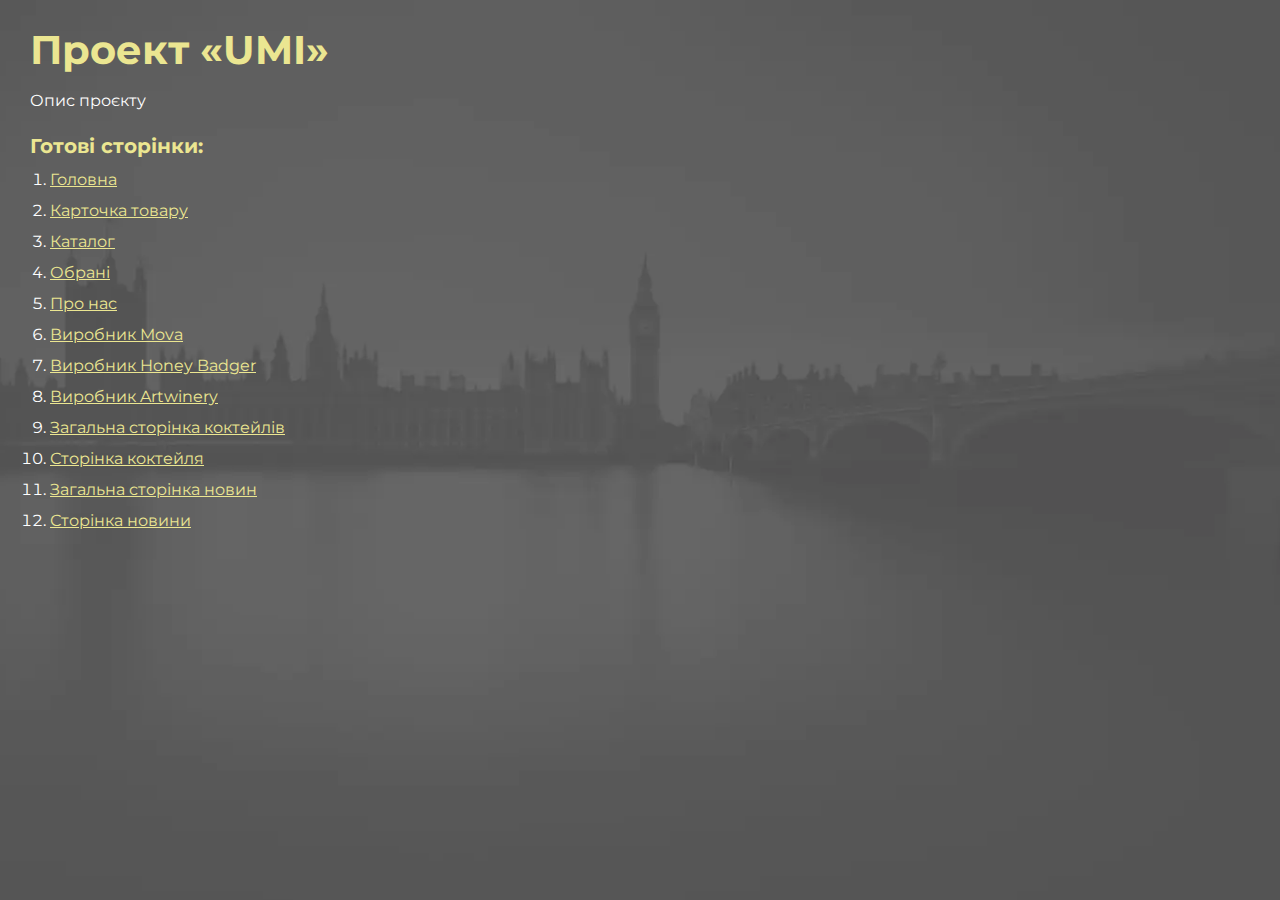
<file: index.html>
<!DOCTYPE html>
<html>

<head>
	<meta charset="UTF-8">
	<meta name="viewport" content="width=device-width, initial-scale=1.0">
	<title>Проект «UMI»</title>
</head>

<body>
	<div class="rootpage">
		<h1>Проект «UMI»</h1>
		<div class="rootpage__info">
			Опис проєкту
		</div>
		<h2>Готові сторінки:</h2>
		<ol class="rootpage__list">
			<li><a target="_blank" href="home.html">Головна</a></li>
			<li><a target="_blank" href="product.html">Карточка товару</a></li>
			<li><a target="_blank" href="catalog.html">Каталог</a></li>
			<li><a target="_blank" href="favorites.html">Обрані</a></li>
			<li><a target="_blank" href="about.html">Про нас</a></li>
			<li><a target="_blank" href="producer-mova.html">Виробник Mova</a></li>
			<li><a target="_blank" href="producer-honey-badger.html">Виробник Honey Badger</a></li>
			<li><a target="_blank" href="producer-artwinery.html">Виробник Artwinery</a></li>
			<li><a target="_blank" href="cocktails.html">Загальна сторінка коктейлів</a></li>
			<li><a target="_blank" href="single-cocktails.html">Сторінка коктейля</a></li>
			<li><a target="_blank" href="news.html">Загальна сторінка новин</a></li>
			<li><a target="_blank" href="single-news.html">Сторінка новини</a></li>
		</ol>
		<!-- <h2>Попапи:</h2>
			<ol class="rootpage__list">
				<li><a target="_blank" href="home.html#"></a></li>
			</ol> -->
	</div>
</body>
<style>
	@charset "UTF-8";
	@import url("https://fonts.googleapis.com/css?family=Montserrat:regular,700&display=swap");

	*,
	*::before,
	*::after {
		padding: 0px;
		margin: 0px;
		border: 0px;
		box-sizing: border-box;
	}

	html,
	body {
		height: 100%;
		margin: 0;
		padding: 0;
		min-width: 320px;
		width: 100%;
		color: #fff;
		background: url('img/bg.webp') center / cover no-repeat;
	}

	body {
		font-family: Montserrat;
		font-size: 100%;
		line-height: 1;
		font-size: 1rem;
	}

	a {
		text-decoration: underline;
		color: #ebe691
	}

	a:visited {
		text-decoration: underline;
		color: #aaa768;
	}

	a:hover {
		text-decoration: none;
	}

	ul li {
		list-style: none;
	}

	img {
		vertical-align: top;
	}

	.wrapper {
		width: 100%;
		min-height: 100%;
		overflow: hidden;
	}

	.rootpage {
		padding: 30px;
		display: flex;
		flex-direction: column;
		align-items: flex-start;
	}

	@media (max-width: 767px) {
		.rootpage {
			padding: 30px 15px;
		}
	}

	h1 {
		color: #ebe691;
		font-size: 2.5rem;
		margin: 0px 0px 1.25rem 0px;
	}

	@media (max-width: 767px) {
		h1 {
			font-size: 1.85rem;
			margin: 0px 0px 1.25rem 0px;
		}
	}

	h2 {
		color: #ebe691;
		font-size: 1.25rem;
		margin: 0px 0px 1rem 0px;
	}

	@media (max-width: 767px) {
		h2 {
			font-size: 1.125rem;
			margin: 0px 0px 1rem 0px;
		}
	}

	.rootpage__info {
		line-height: 140%;
		margin: 0px 0px 1.5rem 0px;
	}

	.rootpage__list {
		margin: 0px 0px 2.25rem 1.25rem;
	}

	.rootpage__list li:not(:last-child) {
		margin: 0px 0px 15px 0px;
	}

	.rootpage__contacts,
	.rootpage__tnx {
		border-radius: 200px;
		padding: 20px 65px;
		line-height: 140%;
	}

	@media (max-width: 767px) {

		.rootpage__contacts,
		.rootpage__tnx {
			border-radius: 40px;
			padding: 20px;
		}
	}

	.rootpage__contacts {
		background: #32b5a4;

	}

	.rootpage__contacts a {
		color: #ebe691;
	}

	.rootpage__tnx {
		background: #c22d63;
		margin: 0px 0px 1rem 0px;
	}
</style>

</html>
</file>
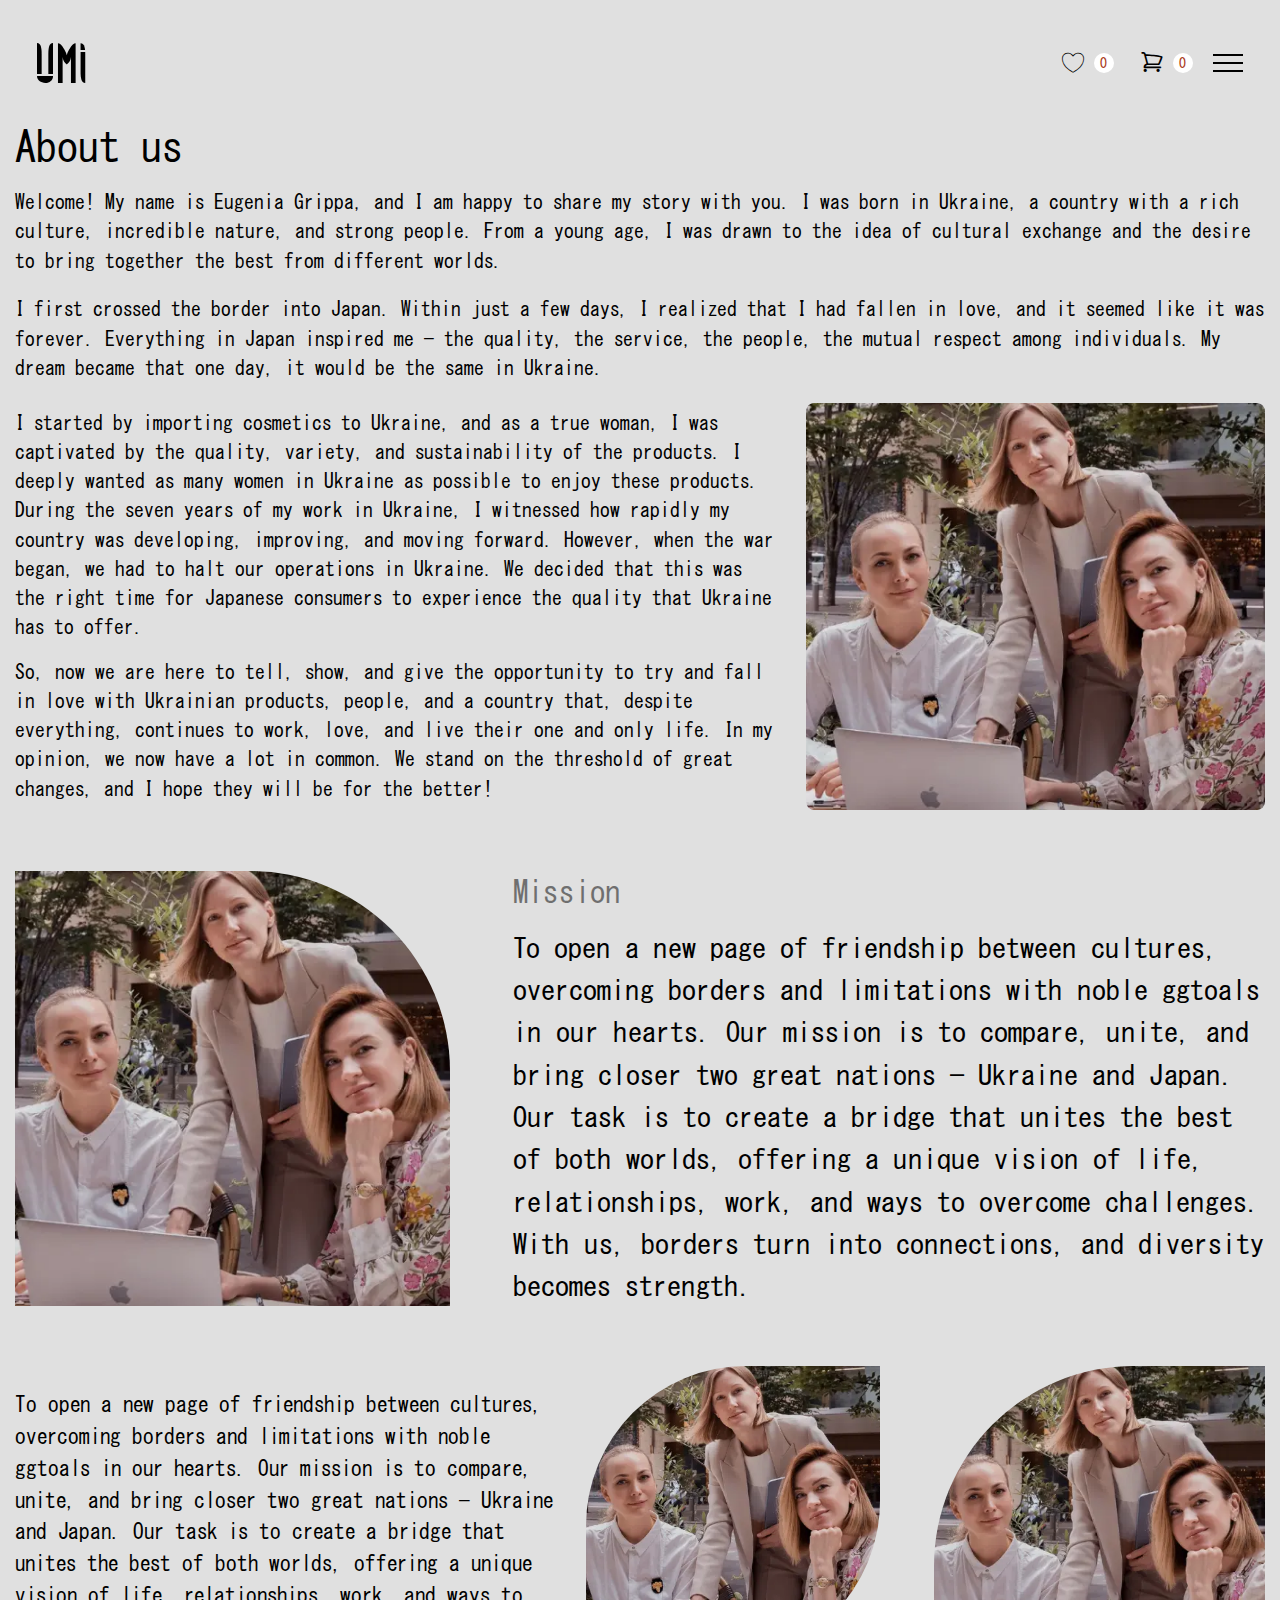
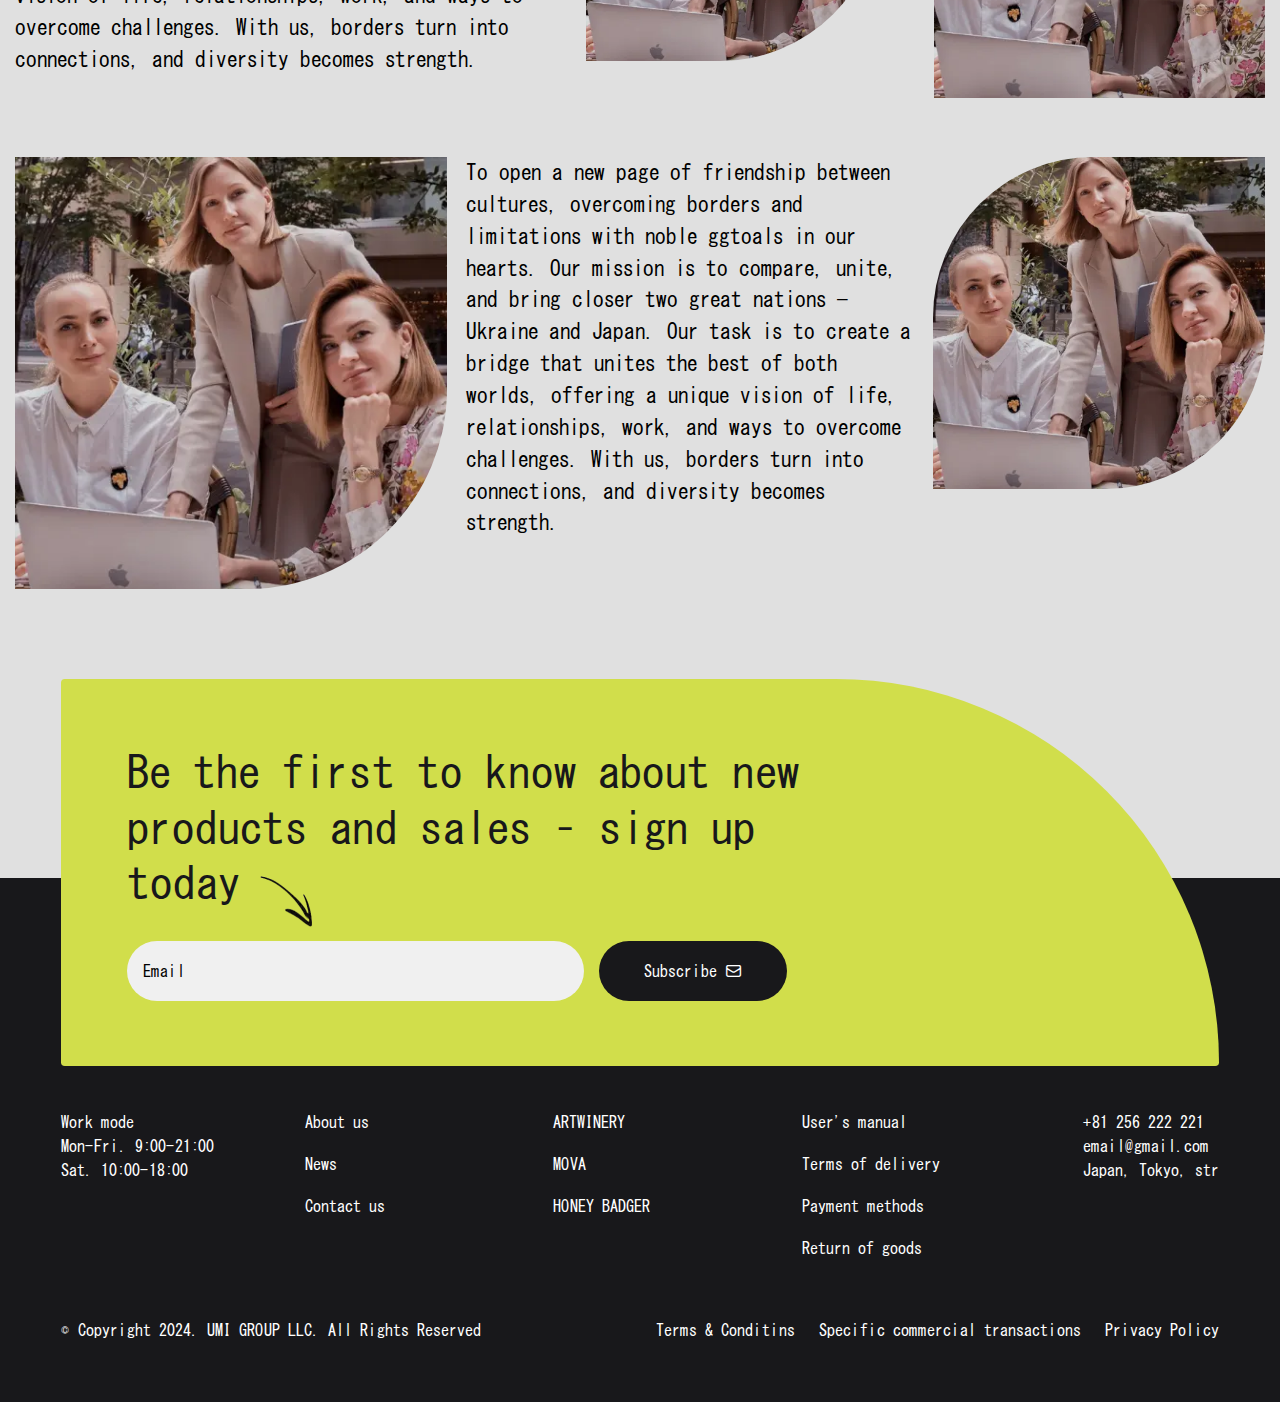
<file: about.html>
<!DOCTYPE html>
<html lang="en">

<head>
	<title>About</title>
	<meta charset="UTF-8">
	<meta name="format-detection" content="telephone=no">
	<!-- <style>body{opacity: 0;}</style> -->
	<link rel="stylesheet" href="css/style.min.css?_v=20241031060832">
	<link rel="shortcut icon" href="favicon.ico">
	<!-- <meta name="robots" content="noindex, nofollow"> -->
	<meta name="viewport" content="width=device-width, initial-scale=1.0">
</head>

<body>
	<div class="wrapper">
		<header class="header">
			<div class="header__container">
				<div class="header__body">
					<a href="home.html" class="header__logo"><img src="img/logo-black.svg" alt="logo"></a>
					<div class="header__actions actions-header">
						<!-- <a href="#" class="actions-header__user user-actions-header">
               <div class="user-actions-header__icon _icon-user"></div>
               <div class="user-actions-header__title">Log in</div>
            </a> -->
						<a href="favorites.html" class="actions-header__favourite favourite-actions-header">
							<div class="favourite-actions-header__icon _icon-favourite"></div>
							<div class="favourite-actions-header__value"><span>0</span></div>
						</a>
						<a href="#" class="actions-header__cart cart-actions-header">
							<div class="cart-actions-header__icon _icon-cart"></div>
							<div class="cart-actions-header__value"><span>0</span></div>
						</a>
					</div>
					<button type="button" class="menu__icon icon-menu"><span></span></button>
					<div class="header__menu menu">
						<div class="menu__container">
							<div class="menu__top top-menu">
								<a href="home.html" class="top-menu__logo"><img src="img/logo-black.svg" alt="logo"></a>
								<div class="top-menu__languages">
									<a href="#" class="top-menu__language">ENG</a>
									<a href="#" class="top-menu__language">JP</a>
								</div>
							</div>
							<div class="menu__content">
								<nav class="menu__body">
									<ul class="menu__list">
										<li class="menu__item"><a href="catalog.html" class="menu__link">Catalog</a></li>
										<li class="menu__item"><a href="about.html" class="menu__link">About us</a></li>
										<li class="menu__item"><a href="#" class="menu__link">User’s manual</a></li>
										<li class="menu__item"><a href="news.html" class="menu__link">News</a></li>
										<li class="menu__item"><a href="#" class="menu__link">Contact us</a></li>
									</ul>
								</nav>
								<div class="menu__products products-menu">
									<div class="products-menu__items">
										<a href="#" class="products-menu__item item-products-menu">
											<h2 class="item-products-menu__title">MOVA</h2>
											<img src="img/header/menu/image_mova.webp" alt="mova image">
										</a>
										<a href="#" class="products-menu__item item-products-menu">
											<h2 class="item-products-menu__title">Honey Badger</h2>
											<img src="img/header/menu/image_2.webp" alt="image">
										</a>
										<a href="#" class="products-menu__item item-products-menu">
											<h2 class="item-products-menu__title">Artwinery</h2>
											<img src="img/header/menu/image_3.webp" alt="image">
										</a>
									</div>
								</div>
							</div>
						</div>

					</div>
				</div>
			</div>
		</header>
		<main class="page-about">
			<section class="page-about__hero hero-about">
				<div class="hero-about__container">
					<h1 class="hero-about__title">About us</h1>
					<div class="hero-about__content content-hero-about">
						<div class="content-hero-about__text">
							<p>Welcome! My name is Eugenia Grippa, and I am happy to share my story with you. I was born in Ukraine, a country with a rich culture, incredible nature, and strong people. From a young age, I was drawn to the idea of cultural exchange and the desire to bring together the best from different worlds.</p>
							<p>I first crossed the border into Japan. Within just a few days, I realized that I had fallen in love, and it seemed like it was forever. Everything in Japan inspired me — the quality, the service, the people, the mutual respect among individuals. My dream became that one day, it would be the same in Ukraine.</p>
						</div>
						<div class="content-hero-about__row row-content-hero-about">
							<div class="row-content-hero-about__content">
								<p>I started by importing cosmetics to Ukraine, and as a true woman, I was captivated by the quality, variety, and sustainability of the products. I deeply wanted as many women in Ukraine as possible to enjoy these products. During the seven years of my work in Ukraine, I witnessed how rapidly my country was developing, improving, and moving forward. However, when the war began, we had to halt our operations in Ukraine. We decided that this was the right time for Japanese consumers to experience the quality that Ukraine has to offer.</p>
								<p>So, now we are here to tell, show, and give the opportunity to try and fall in love with Ukrainian products, people, and a country that, despite everything, continues to work, love, and live their one and only life. In my opinion, we now have a lot in common. We stand on the threshold of great changes, and I hope they will be for the better!</p>
							</div>
							<div class="row-content-hero-about__image">
								<img src="img/about/image.webp" alt="image">
							</div>
						</div>
					</div>
				</div>
			</section>
			<section class="page-about__mission mission-about">
				<div class="mission-about__container">
					<div class="mission-about__body">
						<div class="mission-about__image">
							<img src="img/about/image.webp" alt="image">
						</div>
						<div class="mission-about__content">
							<h2 class="mission-about__title">Mission</h2>
							<div class="mission-about__text">
								<p>To open a new page of friendship between cultures, overcoming borders and limitations with noble ggtoals in our hearts. Our mission is to compare, unite, and bring closer two great nations — Ukraine and Japan. Our task is to create a bridge that unites the best of both worlds, offering a unique vision of life, relationships, work, and ways to overcome challenges. With us, borders turn into connections, and diversity becomes strength.</p>
							</div>
						</div>
					</div>
				</div>
			</section>
			<div class="page-about__content-1 content-1-about">
				<div class="content-1-about__container">
					<div class="content-1-about__body">
						<p>To open a new page of friendship between cultures, overcoming borders and limitations with noble ggtoals in our hearts. Our mission is to compare, unite, and bring closer two great nations — Ukraine and Japan. Our task is to create a bridge that unites the best of both worlds, offering a unique vision of life, relationships, work, and ways to overcome challenges. With us, borders turn into connections, and diversity becomes strength.</p>
					</div>
					<div class="content-1-about__images">
						<div class="content-1-about__image content-1-about__image_1">
							<img src="img/about/image.webp" alt="image">
						</div>
						<div class="content-1-about__image content-1-about__image_2">
							<img src="img/about/image.webp" alt="image">
						</div>
					</div>
				</div>
			</div>
			<div class="page-about__content-2 content-2-about">
				<div class="content-2-about__container">
					<div class="content-2-about__image content-2-about__image_1">
						<img src="img/about/image.webp" alt="image">
					</div>
					<div class="content-2-about__body">
						<p>To open a new page of friendship between cultures, overcoming borders and limitations with noble ggtoals in our hearts. Our mission is to compare, unite, and bring closer two great nations — Ukraine and Japan. Our task is to create a bridge that unites the best of both worlds, offering a unique vision of life, relationships, work, and ways to overcome challenges. With us, borders turn into connections, and diversity becomes strength.</p>
					</div>
					<div class="content-2-about__image content-2-about__image_2">
						<img src="img/about/image.webp" alt="image">
					</div>
				</div>
			</div>
		</main>
		<footer class="footer">
			<div class="footer__container">
				<div class="footer__body">
					<div class="footer__banner banner-footer">
						<div class="banner-footer__body">
							<div class="banner-footer__text">Be the first to know about new products and sales – sign up today</div>
							<form action="files/sendmail/sendmail.php" method="POST" class="banner-footer__form form-banner-footer">
								<input type="email" name="email-footer" data-required placeholder="Email" class="form-banner-footer__input">
								<button type="submit" class="form-banner-footer__button _icon-mail">Subscribe</button>
							</form>
							<img src="img/footer/arrow-footer.webp" alt="arrow" class="banner-footer__icon">
						</div>
					</div>
					<div class="footer__content content-footer">
						<div class="content-footer__columms">
							<div class="content-footer__column content-footer__column_1">
								<div class="content-footer__work-mode">
									<p>Work mode</p>
									<p>Mon-Fri. 9:00-21:00</p>
									<p>Sat. 10:00-18:00</p>
								</div>
							</div>
							<div class="content-footer__column content-footer__column_2">
								<nav class="content-footer__menu menu-footer">
									<div class="menu-footer__columns">
										<div class="menu-footer__column menu-footer__column_1">
											<ul class="menu-footer__list menu-footer__list_1">
												<li class="menu-footer__item"><a href="#" class="menu-footer__link">About us</a></li>
												<li class="menu-footer__item"><a href="#" class="menu-footer__link">News</a></li>
												<li class="menu-footer__item"><a href="#" class="menu-footer__link">Contact us</a></li>
											</ul>
										</div>
										<div class="menu-footer__column menu-footer__column_2">
											<ul class="menu-footer__list menu-footer__list_2">
												<li class="menu-footer__item"><a href="#" class="menu-footer__link">ARTWINERY</a></li>
												<li class="menu-footer__item"><a href="#" class="menu-footer__link">MOVA</a></li>
												<li class="menu-footer__item"><a href="#" class="menu-footer__link">HONEY BADGER</a></li>
											</ul>
										</div>
										<div class="menu-footer__column menu-footer__column_3">
											<ul data-da=".menu-footer__column_1, 450, 1" class="menu-footer__list menu-footer__list_3">
												<li class="menu-footer__item"><a href="#" class="menu-footer__link">User's manual</a></li>
												<li class="menu-footer__item"><a href="#" class="menu-footer__link">Terms of delivery</a></li>
												<li class="menu-footer__item"><a href="#" class="menu-footer__link">Payment methods</a></li>
												<li class="menu-footer__item"><a href="#" class="menu-footer__link">Return of goods</a></li>
											</ul>
										</div>
									</div>
								</nav>
							</div>
							<div class="content-footer__column content-footer__column_3">
								<div data-da=".content-footer__column_1, 991.98, 1" class="content-footer__contacts contacts-footer">
									<a href="tel:+81256222221" class="contacts-footer__item">+81 256 222 221</a>
									<a href="mailto:email@gmail.com" class="contacts-footer__item">email@gmail.com</a>
									<a href="#" class="contacts-footer__item">Japan, Tokyo, str</a>
								</div>
							</div>
						</div>
					</div>
					<div class="footer__bottom bottom-footer">
						<div class="bottom-footer__copy">© Copyright 2024. UMI GROUP LLC. All Rights Reserved</div>
						<div class="bottom-footer__rules">
							<a href="#" class="bottom-footer__terms">Terms & Conditins</a>
							<a href="#" class="bottom-footer__transactions">Specific commercial transactions</a>
							<a href="#" data-da=".bottom-footer__rules, 767.98, 1" class="bottom-footer__policy">Privacy Policy</a>
						</div>
					</div>
				</div>
			</div>
		</footer>
	</div>
	<script src="js/app.min.js?_v=20241031060832"></script>
</body>

</html>
</file>
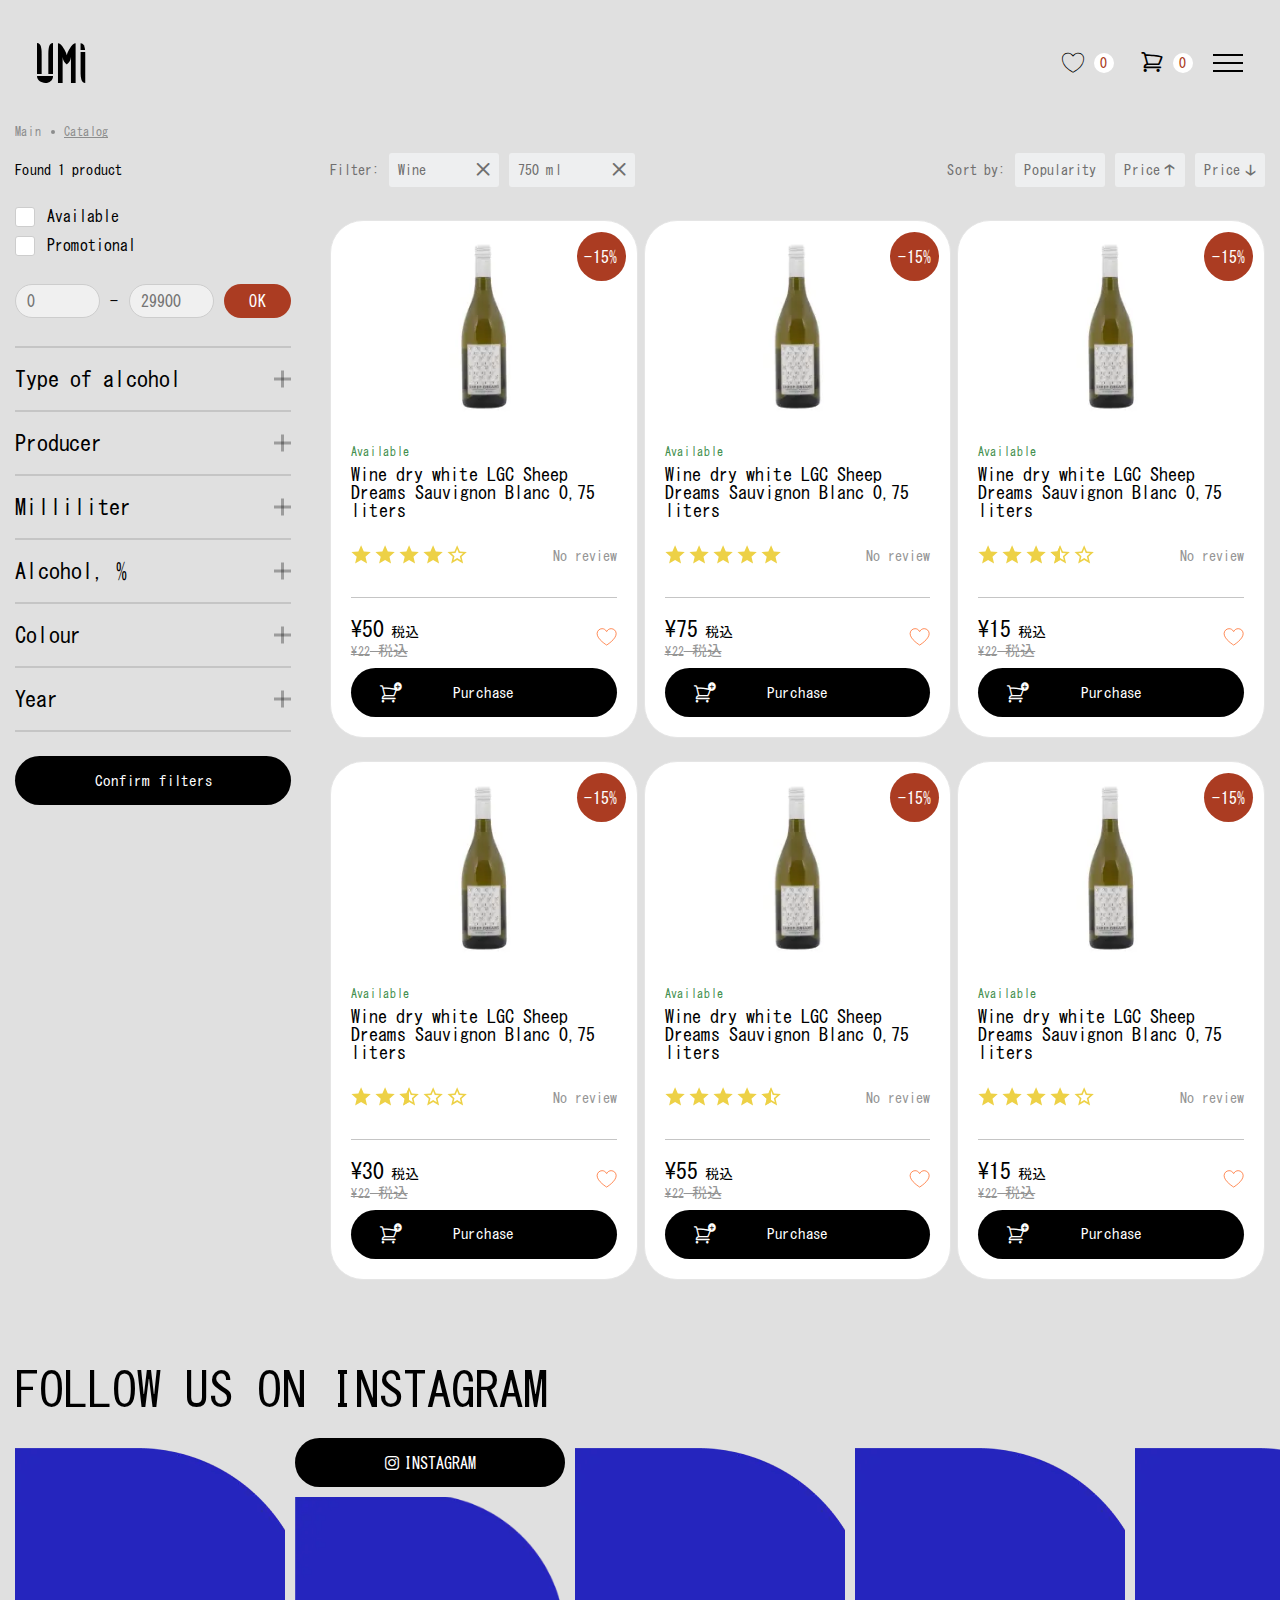
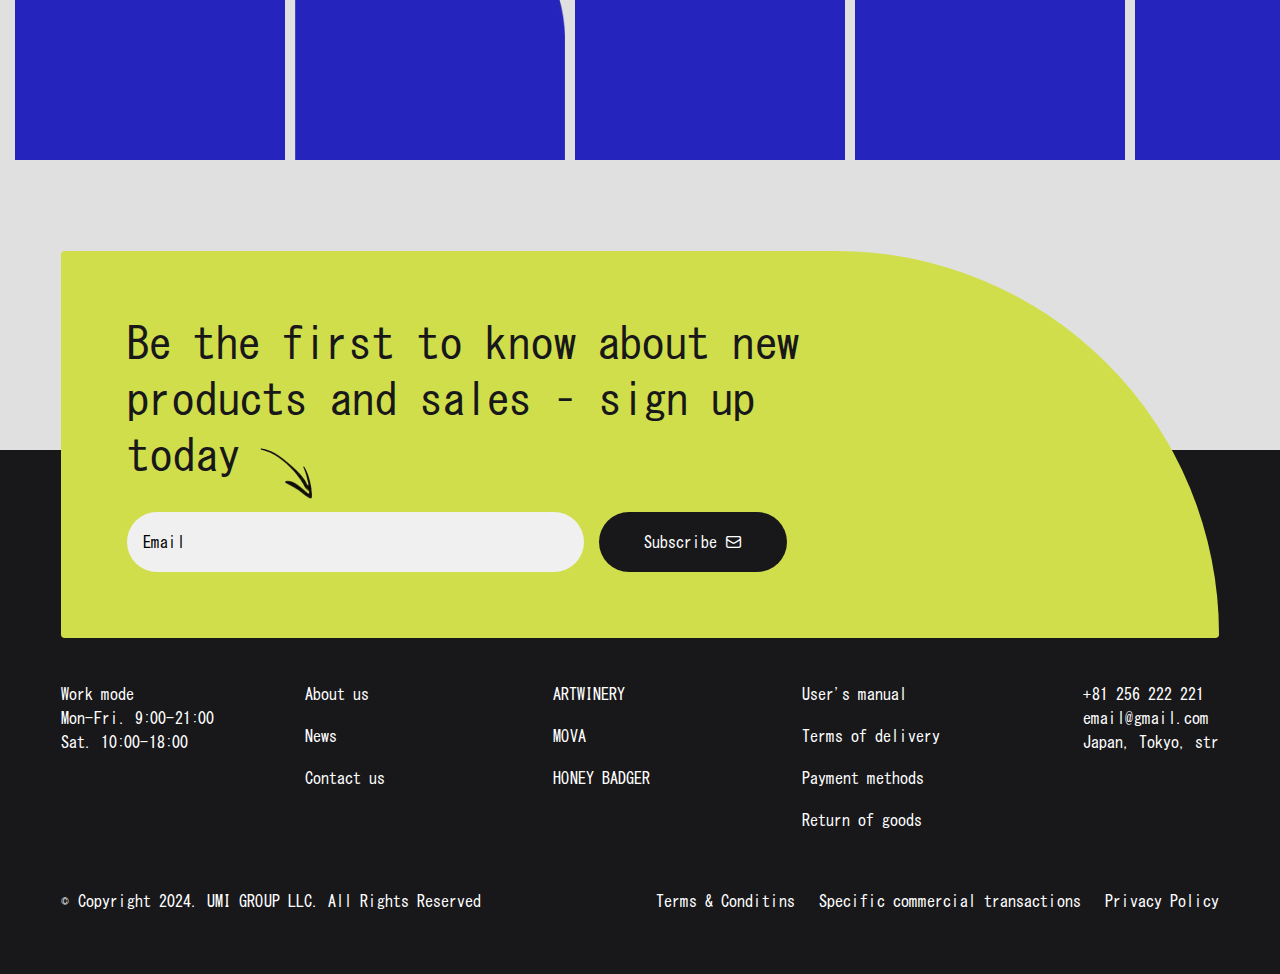
<file: catalog.html>
<!DOCTYPE html>
<html lang="en">

<head>
	<title>Catalog</title>
	<meta charset="UTF-8">
	<meta name="format-detection" content="telephone=no">
	<!-- <style>body{opacity: 0;}</style> -->
	<link rel="stylesheet" href="css/style.min.css?_v=20241031060832">
	<link rel="shortcut icon" href="favicon.ico">
	<!-- <meta name="robots" content="noindex, nofollow"> -->
	<meta name="viewport" content="width=device-width, initial-scale=1.0">
</head>

<body>
	<div class="wrapper">
		<header class="header">
			<div class="header__container">
				<div class="header__body">
					<a href="home.html" class="header__logo"><img src="img/logo-black.svg" alt="logo"></a>
					<div class="header__actions actions-header">
						<!-- <a href="#" class="actions-header__user user-actions-header">
               <div class="user-actions-header__icon _icon-user"></div>
               <div class="user-actions-header__title">Log in</div>
            </a> -->
						<a href="favorites.html" class="actions-header__favourite favourite-actions-header">
							<div class="favourite-actions-header__icon _icon-favourite"></div>
							<div class="favourite-actions-header__value"><span>0</span></div>
						</a>
						<a href="#" class="actions-header__cart cart-actions-header">
							<div class="cart-actions-header__icon _icon-cart"></div>
							<div class="cart-actions-header__value"><span>0</span></div>
						</a>
					</div>
					<button type="button" class="menu__icon icon-menu"><span></span></button>
					<div class="header__menu menu">
						<div class="menu__container">
							<div class="menu__top top-menu">
								<a href="home.html" class="top-menu__logo"><img src="img/logo-black.svg" alt="logo"></a>
								<div class="top-menu__languages">
									<a href="#" class="top-menu__language">ENG</a>
									<a href="#" class="top-menu__language">JP</a>
								</div>
							</div>
							<div class="menu__content">
								<nav class="menu__body">
									<ul class="menu__list">
										<li class="menu__item"><a href="catalog.html" class="menu__link">Catalog</a></li>
										<li class="menu__item"><a href="about.html" class="menu__link">About us</a></li>
										<li class="menu__item"><a href="#" class="menu__link">User’s manual</a></li>
										<li class="menu__item"><a href="news.html" class="menu__link">News</a></li>
										<li class="menu__item"><a href="#" class="menu__link">Contact us</a></li>
									</ul>
								</nav>
								<div class="menu__products products-menu">
									<div class="products-menu__items">
										<a href="#" class="products-menu__item item-products-menu">
											<h2 class="item-products-menu__title">MOVA</h2>
											<img src="img/header/menu/image_mova.webp" alt="mova image">
										</a>
										<a href="#" class="products-menu__item item-products-menu">
											<h2 class="item-products-menu__title">Honey Badger</h2>
											<img src="img/header/menu/image_2.webp" alt="image">
										</a>
										<a href="#" class="products-menu__item item-products-menu">
											<h2 class="item-products-menu__title">Artwinery</h2>
											<img src="img/header/menu/image_3.webp" alt="image">
										</a>
									</div>
								</div>
							</div>
						</div>

					</div>
				</div>
			</div>
		</header>
		<main class="page-catalog">
			<div class="page-catalog__header header-page-catalog">
				<div class="header-page-catalog__container">
					<nav class="header-page-catalog__breadcrumbs breadcrumbs">
						<ul class="breadcrumbs__list">
							<li class="breadcrumbs__item">
								<a href="home.html" class="breadcrumbs__link">Main</a>
							</li>
							<li class="breadcrumbs__item">
								<span class="breadcrumbs__current">Catalog</span>
							</li>
						</ul>
					</nav>
				</div>
			</div>
			<section class="page-catalog__catalog catalog">
				<div class="catalog__container">
					<div class="catalog__body">
						<aside class="catalog__filter filter-catalog">
							<div data-da=".catalog__content, 991.98, 0" class="filter-catalog__found">Found <span>1</span> product</div>
							<div class="filter-catalog__body">
								<div class="filter-catalog__top top-filter-catalog">
									<div data-popup="#popup" class="top-filter-catalog__title">Filter</div>
									<div class="top-filter-catalog__icon _icon-x"></div>
								</div>
								<div class="filter-catalog__status status-filter">
									<div class="status-filter__checkbox checkbox">
										<input id="check-status_1" class="checkbox__input" type="checkbox" value="Available" name="form[]">
										<label for="check-status_1" class="checkbox__label"><span class="checkbox__text">Available</span></label>
									</div>
									<div class="status-filter__checkbox checkbox">
										<input id="check-status_2" class="checkbox__input" type="checkbox" value="Promotional" name="form[]">
										<label for="check-status_2" class="checkbox__label"><span class="checkbox__text">Promotional</span></label>
									</div>
								</div>
								<div class="filter-catalog__price price-filter">
									<div class="price-filter__body">
										<div class="price-filter__inputs">
											<input id="price-from" type="number" name="price-from" placeholder="0" class="price-filter__input">
											<span>-</span>
											<input id="price-to" type="number" name="price-to" placeholder="29900" class="price-filter__input">
										</div>
										<a href="#" class="price-filter__button">Ok</a>
									</div>
								</div>
								<div data-spollers class="filter-catalog__spollers spollers-filter spollers">
									<details class="spollers-filter__item spollers__item">
										<summary class="spollers-filter__title spollers__title">Type of alcohol</summary>
										<div class="spollers-filter__body spollers__body">
											<div class="spollers-filter__checkbox checkbox">
												<input id="check-alcohol_1" class="checkbox__input" type="checkbox" value="Beer" name="form[]">
												<label for="check-alcohol_1" class="checkbox__label"><span class="checkbox__text">Beer</span></label>
											</div>
											<div class="spollers-filter__checkbox checkbox">
												<input id="check-alcohol_2" class="checkbox__input" type="checkbox" value="Sparkling-wine" name="form[]">
												<label for="check-alcohol_2" class="checkbox__label"><span class="checkbox__text">Sparkling wine</span></label>
											</div>
											<div class="spollers-filter__checkbox checkbox">
												<input id="check-alcohol_3" class="checkbox__input" type="checkbox" value="Liqueur" name="form[]">
												<label for="check-alcohol_3" class="checkbox__label"><span class="checkbox__text">Liqueur</span></label>
											</div>
											<div class="spollers-filter__checkbox checkbox">
												<input id="check-alcohol_4" class="checkbox__input" type="checkbox" value="Spirits" name="form[]">
												<label for="check-alcohol_4" class="checkbox__label"><span class="checkbox__text">Spirits</span></label>
											</div>
											<div class="spollers-filter__checkbox checkbox">
												<input id="check-alcohol_5" class="checkbox__input" type="checkbox" value="Gin" name="form[]">
												<label for="check-alcohol_5" class="checkbox__label"><span class="checkbox__text">Gin</span></label>
											</div>
										</div>
									</details>
									<details class="spollers-filter__item spollers__item">
										<summary class="spollers-filter__title spollers__title">Producer</summary>
										<div class="spollers-filter__body spollers__body">
											<div class="spollers-filter__checkbox checkbox">
												<input id="check-producer_1" class="checkbox__input" type="checkbox" value="ARTWINERY" name="form[]">
												<label for="check-producer_1" class="checkbox__label"><span class="checkbox__text">ARTWINERY</span></label>
											</div>
											<div class="spollers-filter__checkbox checkbox">
												<input id="check-producer_2" class="checkbox__input" type="checkbox" value="MOVA" name="form[]">
												<label for="check-producer_2" class="checkbox__label"><span class="checkbox__text">MOVA</span></label>
											</div>
											<div class="spollers-filter__checkbox checkbox">
												<input id="check-producer_3" class="checkbox__input" type="checkbox" value="HONEY BADGER" name="form[]">
												<label for="check-producer_3" class="checkbox__label"><span class="checkbox__text">HONEY BADGER</span></label>
											</div>
										</div>
									</details>
									<details class="spollers-filter__item spollers__item">
										<summary class="spollers-filter__title spollers__title">Milliliter</summary>
										<div class="spollers-filter__body spollers__body">
											<div class="spollers-filter__checkbox checkbox">
												<input id="check-milliliter_1" class="checkbox__input" type="checkbox" value="330" name="form[]">
												<label for="check-milliliter_1" class="checkbox__label"><span class="checkbox__text">330 ml</span></label>
											</div>
											<div class="spollers-filter__checkbox checkbox">
												<input id="check-milliliter_2" class="checkbox__input" type="checkbox" value="500" name="form[]">
												<label for="check-milliliter_2" class="checkbox__label"><span class="checkbox__text">500 ml</span></label>
											</div>
											<div class="spollers-filter__checkbox checkbox">
												<input id="check-milliliter_3" class="checkbox__input" type="checkbox" value="750" name="form[]">
												<label for="check-milliliter_3" class="checkbox__label"><span class="checkbox__text">750 ml</span></label>
											</div>
										</div>
									</details>
									<details class="spollers-filter__item spollers__item">
										<summary class="spollers-filter__title spollers__title">Alcohol, %</summary>
										<div class="spollers-filter__body spollers__body">
											<div class="spollers-filter__checkbox checkbox">
												<input id="check-alcohol-percent_1" class="checkbox__input" type="checkbox" value="4.6" name="form[]">
												<label for="check-alcohol-percent_1" class="checkbox__label"><span class="checkbox__text">4.6%</span></label>
											</div>
											<div class="spollers-filter__checkbox checkbox">
												<input id="check-alcohol-percent_2" class="checkbox__input" type="checkbox" value="12.5" name="form[]">
												<label for="check-alcohol-percent_2" class="checkbox__label"><span class="checkbox__text">12.5%</span></label>
											</div>
											<div class="spollers-filter__checkbox checkbox">
												<input id="check-alcohol-percent_3" class="checkbox__input" type="checkbox" value="17" name="form[]">
												<label for="check-alcohol-percent_3" class="checkbox__label"><span class="checkbox__text">17%</span></label>
											</div>
											<div class="spollers-filter__checkbox checkbox">
												<input id="check-alcohol-percent_4" class="checkbox__input" type="checkbox" value="30" name="form[]">
												<label for="check-alcohol-percent_4" class="checkbox__label"><span class="checkbox__text">30%</span></label>
											</div>
											<div class="spollers-filter__checkbox checkbox">
												<input id="check-alcohol-percent_5" class="checkbox__input" type="checkbox" value="37" name="form[]">
												<label for="check-alcohol-percent_5" class="checkbox__label"><span class="checkbox__text">37%</span></label>
											</div>
											<div class="spollers-filter__checkbox checkbox">
												<input id="check-alcohol-percent_6" class="checkbox__input" type="checkbox" value="42" name="form[]">
												<label for="check-alcohol-percent_6" class="checkbox__label"><span class="checkbox__text">42%%</span></label>
											</div>
										</div>
									</details>
									<details class="spollers-filter__item spollers__item">
										<summary class="spollers-filter__title spollers__title">Colour</summary>
										<div class="spollers-filter__body spollers__body">
											<div class="spollers-filter__checkbox checkbox">
												<input id="check-color_1" class="checkbox__input" type="checkbox" value="some" name="form[]">
												<label for="check-color_1" class="checkbox__label"><span class="checkbox__text">Some color</span></label>
											</div>
										</div>
									</details>
									<details class="spollers-filter__item spollers__item">
										<summary class="spollers-filter__title spollers__title">Year</summary>
										<div class="spollers-filter__body spollers__body">
											<div class="spollers-filter__checkbox checkbox">
												<input id="check-year_1" class="checkbox__input" type="checkbox" value="2015" name="form[]">
												<label for="check-year_1" class="checkbox__label"><span class="checkbox__text">2015</span></label>
											</div>
											<div class="spollers-filter__checkbox checkbox">
												<input id="check-year_2" class="checkbox__input" type="checkbox" value="2016" name="form[]">
												<label for="check-year_2" class="checkbox__label"><span class="checkbox__text">2016</span></label>
											</div>
											<div class="spollers-filter__checkbox checkbox">
												<input id="check-year_3" class="checkbox__input" type="checkbox" value="2017" name="form[]">
												<label for="check-year_3" class="checkbox__label"><span class="checkbox__text">2017</span></label>
											</div>
											<div class="spollers-filter__checkbox checkbox">
												<input id="check-year_4" class="checkbox__input" type="checkbox" value="2018" name="form[]">
												<label for="check-year_4" class="checkbox__label"><span class="checkbox__text">2018</span></label>
											</div>
											<div class="spollers-filter__checkbox checkbox">
												<input id="check-year_5" class="checkbox__input" type="checkbox" value="2019" name="form[]">
												<label for="check-year_5" class="checkbox__label"><span class="checkbox__text">2019</span></label>
											</div>
											<div class="spollers-filter__checkbox checkbox">
												<input id="check-year_6" class="checkbox__input" type="checkbox" value="2020" name="form[]">
												<label for="check-year_6" class="checkbox__label"><span class="checkbox__text">2020</span></label>
											</div>
											<div class="spollers-filter__checkbox checkbox">
												<input id="check-year_7" class="checkbox__input" type="checkbox" value="2021" name="form[]">
												<label for="check-year_7" class="checkbox__label"><span class="checkbox__text">2021</span></label>
											</div>
											<div class="spollers-filter__checkbox checkbox">
												<input id="check-year_8" class="checkbox__input" type="checkbox" value="2022" name="form[]">
												<label for="check-year_8" class="checkbox__label"><span class="checkbox__text">2022</span></label>
											</div>
											<div class="spollers-filter__checkbox checkbox">
												<input id="check-year_9" class="checkbox__input" type="checkbox" value="2023" name="form[]">
												<label for="check-year_9" class="checkbox__label"><span class="checkbox__text">2023</span></label>
											</div>
											<div class="spollers-filter__checkbox checkbox">
												<input id="check-year_10" class="checkbox__input" type="checkbox" value="2024" name="form[]">
												<label for="check-year_10" class="checkbox__label"><span class="checkbox__text">2024</span></label>
											</div>
										</div>
									</details>
								</div>
								<a href="#" class="filter-catalog__button button">Confirm filters</a>
							</div>
						</aside>
						<div class="catalog__content content-catalog">
							<div class="content-catalog__controls controls-content-catalog">
								<div class="controls-content-catalog__filter-active filter-active-controls">
									<div class="filter-active-controls__label label-controls">Filter:</div>
									<div class="filter-active-controls__items">
										<div class="filter-active-controls__item">
											<div class="filter-active-controls__value"><span>Wine</span></div>
											<div class="filter-active-controls__icon _icon-x"></div>
										</div>
										<div class="filter-active-controls__item">
											<div class="filter-active-controls__value"><span>750 ml</span></div>
											<div class="filter-active-controls__icon _icon-x"></div>
										</div>
									</div>
								</div>
								<div class="controls-content-catalog__filter-menu"><span>Filter</span></div>
								<div class="controls-content-catalog__sort-mobile sort-mobile">
									<select name="form[]" data-class-modif="catalog-sort" class="sort-mobile__select">
										<option class="sort-mobile__value" value="" selected>Sort By</option>
										<option class="sort-mobile__value" data-class="sort-button-popular" value="Popularity">Popularity</option>
										<option class="sort-mobile__value" data-class="_icon-arrow-up price-down sort-button-price-down" value="price-down">Price</option>
										<option class="sort-mobile__value" data-class="_icon-arrow-up price-up sort-button-price-up" value="Price-up">Price</option>
									</select>
								</div>
								<div class="controls-content-catalog__sort sort-controls">
									<div class="sort-controls__label label-controls">Sort by:</div>
									<div class="sort-controls__tabs tabs-sort-controls">
										<nav data-tabs-titles class="tabs-sort-controls__navigation">
											<button type="button" data-sort="Popularity" class="tabs-sort-controls__title sort-button-popular _tab-active">Popularity</button>
											<button type="button" data-sort="" class="tabs-sort-controls__title tabs-sort-controls__title_price-up sort-button-price-up _icon-arrow-up">Price</button>
											<button type="button" data-sort="" class="tabs-sort-controls__title tabs-sort-controls__title_price-down sort-button-price-down _icon-arrow-up">Price</button>
										</nav>
									</div>
								</div>
							</div>
							<div class="content-catalog__items cards-container">
								<article class="content-catalog__item product-card">
									<div class="product-card__lables">
										<div class="product-card__label product-card__label_sale">-15%</div>
									</div>
									<a href="#" class="product-card__image">
										<img src="img/product-card/image-base.webp" alt="image">
									</a>
									<div class="product-card__body">
										<div class="product-card__availability">Available</div>
										<a href="#" class="product-card__title-link">
											<h3 class="product-card__title">Wine dry white LGC Sheep Dreams Sauvignon Blanc 0,75 liters</h3>
										</a>
										<div class="product-card__reviews">
											<div class="product-card__rating">
												<div data-rating="" data-rating-value="4" class="rating"></div>
											</div>
											<div class="product-card__review-value"><span>No review</span> </div>
										</div>
										<div class="product-card__line"></div>
										<div class="product-card__row-prices">
											<div class="product-card__prices">
												<div class="product-card__price"><span>¥50</span> 税込</div>
												<div class="product-card__price product-card__price_old"><span>¥22</span> 税込</span></div>
											</div>
											<a href="#" class="product-card__link product-card__link_favourite">
												<svg class="product-card__link_favourite-svg" width="21" height="18" viewBox="0 0 21 18" fill="none" xmlns="http://www.w3.org/2000/svg">
													<path d="M10.3676 3.11975L10.6508 3.59272L10.9322 3.11866C11.7966 1.6621 13.3869 0.682129 15.2058 0.682129C17.9499 0.682129 20.1745 2.91121 20.1669 5.66181V5.66273C20.1669 7.04695 19.5874 8.4562 18.6827 9.80828C17.7797 11.1579 16.5695 12.4252 15.3492 13.5186C14.1302 14.6108 12.9098 15.5219 11.9933 16.1603C11.5354 16.4793 11.1541 16.7296 10.8878 16.9C10.7892 16.963 10.7065 17.015 10.6414 17.0555C10.5764 17.015 10.4936 16.963 10.3951 16.9C10.1288 16.7296 9.7475 16.4793 9.28956 16.1603C8.37308 15.5219 7.15265 14.6108 5.93369 13.5186C4.71339 12.4252 3.5032 11.1579 2.60017 9.80828C1.69548 8.4562 1.11597 7.04695 1.11597 5.66273C1.11597 2.91124 3.34133 0.682129 6.08525 0.682129C7.9039 0.682129 9.49487 1.66198 10.3676 3.11975Z" fill="#AB3C22" stroke="#FF5000" stroke-width="0.65721" />
												</svg>
											</a>
										</div>
										<a href="#" class="product-card__button button _icon-cart-button"><span>Purchase</span></a>
									</div>
								</article>
								<article class="content-catalog__item product-card">
									<div class="product-card__lables">
										<div class="product-card__label product-card__label_sale">-15%</div>
									</div>
									<a href="#" class="product-card__image">
										<img src="img/product-card/image-base.webp" alt="image">
									</a>
									<div class="product-card__body">
										<div class="product-card__availability">Available</div>
										<a href="#" class="product-card__title-link">
											<h3 class="product-card__title">Wine dry white LGC Sheep Dreams Sauvignon Blanc 0,75 liters</h3>
										</a>
										<div class="product-card__reviews">
											<div class="product-card__rating">
												<div data-rating="" data-rating-value="5.0" class="rating"></div>
											</div>
											<div class="product-card__review-value"><span>No review</span> </div>
										</div>
										<div class="product-card__line"></div>
										<div class="product-card__row-prices">
											<div class="product-card__prices">
												<div class="product-card__price"><span>¥75</span> 税込</div>
												<div class="product-card__price product-card__price_old"><span>¥22</span> 税込</span></div>
											</div>
											<a href="#" class="product-card__link product-card__link_favourite">
												<svg class="product-card__link_favourite-svg" width="21" height="18" viewBox="0 0 21 18" fill="none" xmlns="http://www.w3.org/2000/svg">
													<path d="M10.3676 3.11975L10.6508 3.59272L10.9322 3.11866C11.7966 1.6621 13.3869 0.682129 15.2058 0.682129C17.9499 0.682129 20.1745 2.91121 20.1669 5.66181V5.66273C20.1669 7.04695 19.5874 8.4562 18.6827 9.80828C17.7797 11.1579 16.5695 12.4252 15.3492 13.5186C14.1302 14.6108 12.9098 15.5219 11.9933 16.1603C11.5354 16.4793 11.1541 16.7296 10.8878 16.9C10.7892 16.963 10.7065 17.015 10.6414 17.0555C10.5764 17.015 10.4936 16.963 10.3951 16.9C10.1288 16.7296 9.7475 16.4793 9.28956 16.1603C8.37308 15.5219 7.15265 14.6108 5.93369 13.5186C4.71339 12.4252 3.5032 11.1579 2.60017 9.80828C1.69548 8.4562 1.11597 7.04695 1.11597 5.66273C1.11597 2.91124 3.34133 0.682129 6.08525 0.682129C7.9039 0.682129 9.49487 1.66198 10.3676 3.11975Z" fill="#AB3C22" stroke="#FF5000" stroke-width="0.65721" />
												</svg>
											</a>
										</div>
										<a href="#" class="product-card__button button _icon-cart-button"><span>Purchase</span></a>
									</div>
								</article>
								<article class="content-catalog__item product-card">
									<div class="product-card__lables">
										<div class="product-card__label product-card__label_sale">-15%</div>
									</div>
									<a href="#" class="product-card__image">
										<img src="img/product-card/image-base.webp" alt="image">
									</a>
									<div class="product-card__body">
										<div class="product-card__availability">Available</div>
										<a href="#" class="product-card__title-link">
											<h3 class="product-card__title">Wine dry white LGC Sheep Dreams Sauvignon Blanc 0,75 liters</h3>
										</a>
										<div class="product-card__reviews">
											<div class="product-card__rating">
												<div data-rating="" data-rating-value="3.5" class="rating"></div>
											</div>
											<div class="product-card__review-value"><span>No review</span> </div>
										</div>
										<div class="product-card__line"></div>
										<div class="product-card__row-prices">
											<div class="product-card__prices">
												<div class="product-card__price"><span>¥15</span> 税込</div>
												<div class="product-card__price product-card__price_old"><span>¥22</span> 税込</span></div>
											</div>
											<a href="#" class="product-card__link product-card__link_favourite">
												<svg class="product-card__link_favourite-svg" width="21" height="18" viewBox="0 0 21 18" fill="none" xmlns="http://www.w3.org/2000/svg">
													<path d="M10.3676 3.11975L10.6508 3.59272L10.9322 3.11866C11.7966 1.6621 13.3869 0.682129 15.2058 0.682129C17.9499 0.682129 20.1745 2.91121 20.1669 5.66181V5.66273C20.1669 7.04695 19.5874 8.4562 18.6827 9.80828C17.7797 11.1579 16.5695 12.4252 15.3492 13.5186C14.1302 14.6108 12.9098 15.5219 11.9933 16.1603C11.5354 16.4793 11.1541 16.7296 10.8878 16.9C10.7892 16.963 10.7065 17.015 10.6414 17.0555C10.5764 17.015 10.4936 16.963 10.3951 16.9C10.1288 16.7296 9.7475 16.4793 9.28956 16.1603C8.37308 15.5219 7.15265 14.6108 5.93369 13.5186C4.71339 12.4252 3.5032 11.1579 2.60017 9.80828C1.69548 8.4562 1.11597 7.04695 1.11597 5.66273C1.11597 2.91124 3.34133 0.682129 6.08525 0.682129C7.9039 0.682129 9.49487 1.66198 10.3676 3.11975Z" fill="#AB3C22" stroke="#FF5000" stroke-width="0.65721" />
												</svg>
											</a>
										</div>
										<a href="#" class="product-card__button button _icon-cart-button"><span>Purchase</span></a>
									</div>
								</article>
								<article class="content-catalog__item product-card">
									<div class="product-card__lables">
										<div class="product-card__label product-card__label_sale">-15%</div>
									</div>
									<a href="#" class="product-card__image">
										<img src="img/product-card/image-base.webp" alt="image">
									</a>
									<div class="product-card__body">
										<div class="product-card__availability">Available</div>
										<a href="#" class="product-card__title-link">
											<h3 class="product-card__title">Wine dry white LGC Sheep Dreams Sauvignon Blanc 0,75 liters</h3>
										</a>
										<div class="product-card__reviews">
											<div class="product-card__rating">
												<div data-rating="" data-rating-value="2.5" class="rating"></div>
											</div>
											<div class="product-card__review-value"><span>No review</span> </div>
										</div>
										<div class="product-card__line"></div>
										<div class="product-card__row-prices">
											<div class="product-card__prices">
												<div class="product-card__price"><span>¥30</span> 税込</div>
												<div class="product-card__price product-card__price_old"><span>¥22</span> 税込</span></div>
											</div>
											<a href="#" class="product-card__link product-card__link_favourite">
												<svg class="product-card__link_favourite-svg" width="21" height="18" viewBox="0 0 21 18" fill="none" xmlns="http://www.w3.org/2000/svg">
													<path d="M10.3676 3.11975L10.6508 3.59272L10.9322 3.11866C11.7966 1.6621 13.3869 0.682129 15.2058 0.682129C17.9499 0.682129 20.1745 2.91121 20.1669 5.66181V5.66273C20.1669 7.04695 19.5874 8.4562 18.6827 9.80828C17.7797 11.1579 16.5695 12.4252 15.3492 13.5186C14.1302 14.6108 12.9098 15.5219 11.9933 16.1603C11.5354 16.4793 11.1541 16.7296 10.8878 16.9C10.7892 16.963 10.7065 17.015 10.6414 17.0555C10.5764 17.015 10.4936 16.963 10.3951 16.9C10.1288 16.7296 9.7475 16.4793 9.28956 16.1603C8.37308 15.5219 7.15265 14.6108 5.93369 13.5186C4.71339 12.4252 3.5032 11.1579 2.60017 9.80828C1.69548 8.4562 1.11597 7.04695 1.11597 5.66273C1.11597 2.91124 3.34133 0.682129 6.08525 0.682129C7.9039 0.682129 9.49487 1.66198 10.3676 3.11975Z" fill="#AB3C22" stroke="#FF5000" stroke-width="0.65721" />
												</svg>
											</a>
										</div>
										<a href="#" class="product-card__button button _icon-cart-button"><span>Purchase</span></a>
									</div>
								</article>
								<article class="content-catalog__item product-card">
									<div class="product-card__lables">
										<div class="product-card__label product-card__label_sale">-15%</div>
									</div>
									<a href="#" class="product-card__image">
										<img src="img/product-card/image-base.webp" alt="image">
									</a>
									<div class="product-card__body">
										<div class="product-card__availability">Available</div>
										<a href="#" class="product-card__title-link">
											<h3 class="product-card__title">Wine dry white LGC Sheep Dreams Sauvignon Blanc 0,75 liters</h3>
										</a>
										<div class="product-card__reviews">
											<div class="product-card__rating">
												<div data-rating="" data-rating-value="4.5" class="rating"></div>
											</div>
											<div class="product-card__review-value"><span>No review</span> </div>
										</div>
										<div class="product-card__line"></div>
										<div class="product-card__row-prices">
											<div class="product-card__prices">
												<div class="product-card__price"><span>¥55</span> 税込</div>
												<div class="product-card__price product-card__price_old"><span>¥22</span> 税込</span></div>
											</div>
											<a href="#" class="product-card__link product-card__link_favourite">
												<svg class="product-card__link_favourite-svg" width="21" height="18" viewBox="0 0 21 18" fill="none" xmlns="http://www.w3.org/2000/svg">
													<path d="M10.3676 3.11975L10.6508 3.59272L10.9322 3.11866C11.7966 1.6621 13.3869 0.682129 15.2058 0.682129C17.9499 0.682129 20.1745 2.91121 20.1669 5.66181V5.66273C20.1669 7.04695 19.5874 8.4562 18.6827 9.80828C17.7797 11.1579 16.5695 12.4252 15.3492 13.5186C14.1302 14.6108 12.9098 15.5219 11.9933 16.1603C11.5354 16.4793 11.1541 16.7296 10.8878 16.9C10.7892 16.963 10.7065 17.015 10.6414 17.0555C10.5764 17.015 10.4936 16.963 10.3951 16.9C10.1288 16.7296 9.7475 16.4793 9.28956 16.1603C8.37308 15.5219 7.15265 14.6108 5.93369 13.5186C4.71339 12.4252 3.5032 11.1579 2.60017 9.80828C1.69548 8.4562 1.11597 7.04695 1.11597 5.66273C1.11597 2.91124 3.34133 0.682129 6.08525 0.682129C7.9039 0.682129 9.49487 1.66198 10.3676 3.11975Z" fill="#AB3C22" stroke="#FF5000" stroke-width="0.65721" />
												</svg>
											</a>
										</div>
										<a href="#" class="product-card__button button _icon-cart-button"><span>Purchase</span></a>
									</div>
								</article>
								<article class="content-catalog__item product-card">
									<div class="product-card__lables">
										<div class="product-card__label product-card__label_sale">-15%</div>
									</div>
									<a href="#" class="product-card__image">
										<img src="img/product-card/image-base.webp" alt="image">
									</a>
									<div class="product-card__body">
										<div class="product-card__availability">Available</div>
										<a href="#" class="product-card__title-link">
											<h3 class="product-card__title">Wine dry white LGC Sheep Dreams Sauvignon Blanc 0,75 liters</h3>
										</a>
										<div class="product-card__reviews">
											<div class="product-card__rating">
												<div data-rating="" data-rating-value="4" class="rating"></div>
											</div>
											<div class="product-card__review-value"><span>No review</span> </div>
										</div>
										<div class="product-card__line"></div>
										<div class="product-card__row-prices">
											<div class="product-card__prices">
												<div class="product-card__price"><span>¥15</span> 税込</div>
												<div class="product-card__price product-card__price_old"><span>¥22</span> 税込</span></div>
											</div>
											<a href="#" class="product-card__link product-card__link_favourite">
												<svg class="product-card__link_favourite-svg" width="21" height="18" viewBox="0 0 21 18" fill="none" xmlns="http://www.w3.org/2000/svg">
													<path d="M10.3676 3.11975L10.6508 3.59272L10.9322 3.11866C11.7966 1.6621 13.3869 0.682129 15.2058 0.682129C17.9499 0.682129 20.1745 2.91121 20.1669 5.66181V5.66273C20.1669 7.04695 19.5874 8.4562 18.6827 9.80828C17.7797 11.1579 16.5695 12.4252 15.3492 13.5186C14.1302 14.6108 12.9098 15.5219 11.9933 16.1603C11.5354 16.4793 11.1541 16.7296 10.8878 16.9C10.7892 16.963 10.7065 17.015 10.6414 17.0555C10.5764 17.015 10.4936 16.963 10.3951 16.9C10.1288 16.7296 9.7475 16.4793 9.28956 16.1603C8.37308 15.5219 7.15265 14.6108 5.93369 13.5186C4.71339 12.4252 3.5032 11.1579 2.60017 9.80828C1.69548 8.4562 1.11597 7.04695 1.11597 5.66273C1.11597 2.91124 3.34133 0.682129 6.08525 0.682129C7.9039 0.682129 9.49487 1.66198 10.3676 3.11975Z" fill="#AB3C22" stroke="#FF5000" stroke-width="0.65721" />
												</svg>
											</a>
										</div>
										<a href="#" class="product-card__button button _icon-cart-button"><span>Purchase</span></a>
									</div>
								</article>
							</div>
						</div>
					</div>
				</div>
			</section>
			<section class="page-catalog__socials socials-home">
				<div class="socials-home__container">
					<h2 class="socials-home__title title">Follow us on Instagram</h2>
					<div class="socials-home__slider slider-socials-home swiper">
						<div class="slider-socials-home__wrapper swiper-wrapper">
							<div class="slider-socials-home__slide swiper-slide slide-socials-home">
								<a href="#" class="slide-socials-home__button _icon-instagram">Instagram</a>
								<div class="slide-socials-home__image">
									<img src="img/home/socials/image.webp" alt="image">
								</div>
							</div>
							<div class="slider-socials-home__slide swiper-slide slide-socials-home hover">
								<a href="#" class="slide-socials-home__button _icon-instagram">Instagram</a>
								<div class="slide-socials-home__image">
									<img src="img/home/socials/image.webp" alt="image">
								</div>
							</div>
							<div class="slider-socials-home__slide swiper-slide slide-socials-home">
								<a href="#" class="slide-socials-home__button _icon-instagram">Instagram</a>
								<div class="slide-socials-home__image">
									<img src="img/home/socials/image.webp" alt="image">
								</div>
							</div>
							<div class="slider-socials-home__slide swiper-slide slide-socials-home">
								<a href="#" class="slide-socials-home__button _icon-instagram">Instagram</a>
								<div class="slide-socials-home__image">
									<img src="img/home/socials/image.webp" alt="image">
								</div>
							</div>
							<div class="slider-socials-home__slide swiper-slide slide-socials-home">
								<a href="#" class="slide-socials-home__button _icon-instagram">Instagram</a>
								<div class="slide-socials-home__image">
									<img src="img/home/socials/image.webp" alt="image">
								</div>
							</div>
							<div class="slider-socials-home__slide swiper-slide slide-socials-home">
								<a href="#" class="slide-socials-home__button _icon-instagram">Instagram</a>
								<div class="slide-socials-home__image">
									<img src="img/home/socials/image.webp" alt="image">
								</div>
							</div>
							<div class="slider-socials-home__slide swiper-slide slide-socials-home">
								<a href="#" class="slide-socials-home__button _icon-instagram">Instagram</a>
								<div class="slide-socials-home__image">
									<img src="img/home/socials/image.webp" alt="image">
								</div>
							</div>
							<div class="slider-socials-home__slide swiper-slide slide-socials-home">
								<a href="#" class="slide-socials-home__button _icon-instagram">Instagram</a>
								<div class="slide-socials-home__image">
									<img src="img/home/socials/image.webp" alt="image">
								</div>
							</div>
						</div>
					</div>
				</div>
			</section>
		</main>
		<footer class="footer">
			<div class="footer__container">
				<div class="footer__body">
					<div class="footer__banner banner-footer">
						<div class="banner-footer__body">
							<div class="banner-footer__text">Be the first to know about new products and sales – sign up today</div>
							<form action="files/sendmail/sendmail.php" method="POST" class="banner-footer__form form-banner-footer">
								<input type="email" name="email-footer" data-required placeholder="Email" class="form-banner-footer__input">
								<button type="submit" class="form-banner-footer__button _icon-mail">Subscribe</button>
							</form>
							<img src="img/footer/arrow-footer.webp" alt="arrow" class="banner-footer__icon">
						</div>
					</div>
					<div class="footer__content content-footer">
						<div class="content-footer__columms">
							<div class="content-footer__column content-footer__column_1">
								<div class="content-footer__work-mode">
									<p>Work mode</p>
									<p>Mon-Fri. 9:00-21:00</p>
									<p>Sat. 10:00-18:00</p>
								</div>
							</div>
							<div class="content-footer__column content-footer__column_2">
								<nav class="content-footer__menu menu-footer">
									<div class="menu-footer__columns">
										<div class="menu-footer__column menu-footer__column_1">
											<ul class="menu-footer__list menu-footer__list_1">
												<li class="menu-footer__item"><a href="#" class="menu-footer__link">About us</a></li>
												<li class="menu-footer__item"><a href="#" class="menu-footer__link">News</a></li>
												<li class="menu-footer__item"><a href="#" class="menu-footer__link">Contact us</a></li>
											</ul>
										</div>
										<div class="menu-footer__column menu-footer__column_2">
											<ul class="menu-footer__list menu-footer__list_2">
												<li class="menu-footer__item"><a href="#" class="menu-footer__link">ARTWINERY</a></li>
												<li class="menu-footer__item"><a href="#" class="menu-footer__link">MOVA</a></li>
												<li class="menu-footer__item"><a href="#" class="menu-footer__link">HONEY BADGER</a></li>
											</ul>
										</div>
										<div class="menu-footer__column menu-footer__column_3">
											<ul data-da=".menu-footer__column_1, 450, 1" class="menu-footer__list menu-footer__list_3">
												<li class="menu-footer__item"><a href="#" class="menu-footer__link">User's manual</a></li>
												<li class="menu-footer__item"><a href="#" class="menu-footer__link">Terms of delivery</a></li>
												<li class="menu-footer__item"><a href="#" class="menu-footer__link">Payment methods</a></li>
												<li class="menu-footer__item"><a href="#" class="menu-footer__link">Return of goods</a></li>
											</ul>
										</div>
									</div>
								</nav>
							</div>
							<div class="content-footer__column content-footer__column_3">
								<div data-da=".content-footer__column_1, 991.98, 1" class="content-footer__contacts contacts-footer">
									<a href="tel:+81256222221" class="contacts-footer__item">+81 256 222 221</a>
									<a href="mailto:email@gmail.com" class="contacts-footer__item">email@gmail.com</a>
									<a href="#" class="contacts-footer__item">Japan, Tokyo, str</a>
								</div>
							</div>
						</div>
					</div>
					<div class="footer__bottom bottom-footer">
						<div class="bottom-footer__copy">© Copyright 2024. UMI GROUP LLC. All Rights Reserved</div>
						<div class="bottom-footer__rules">
							<a href="#" class="bottom-footer__terms">Terms & Conditins</a>
							<a href="#" class="bottom-footer__transactions">Specific commercial transactions</a>
							<a href="#" data-da=".bottom-footer__rules, 767.98, 1" class="bottom-footer__policy">Privacy Policy</a>
						</div>
					</div>
				</div>
			</div>
		</footer>
	</div>
	<script src="js/app.min.js?_v=20241031060832"></script>
</body>

</html>
</file>
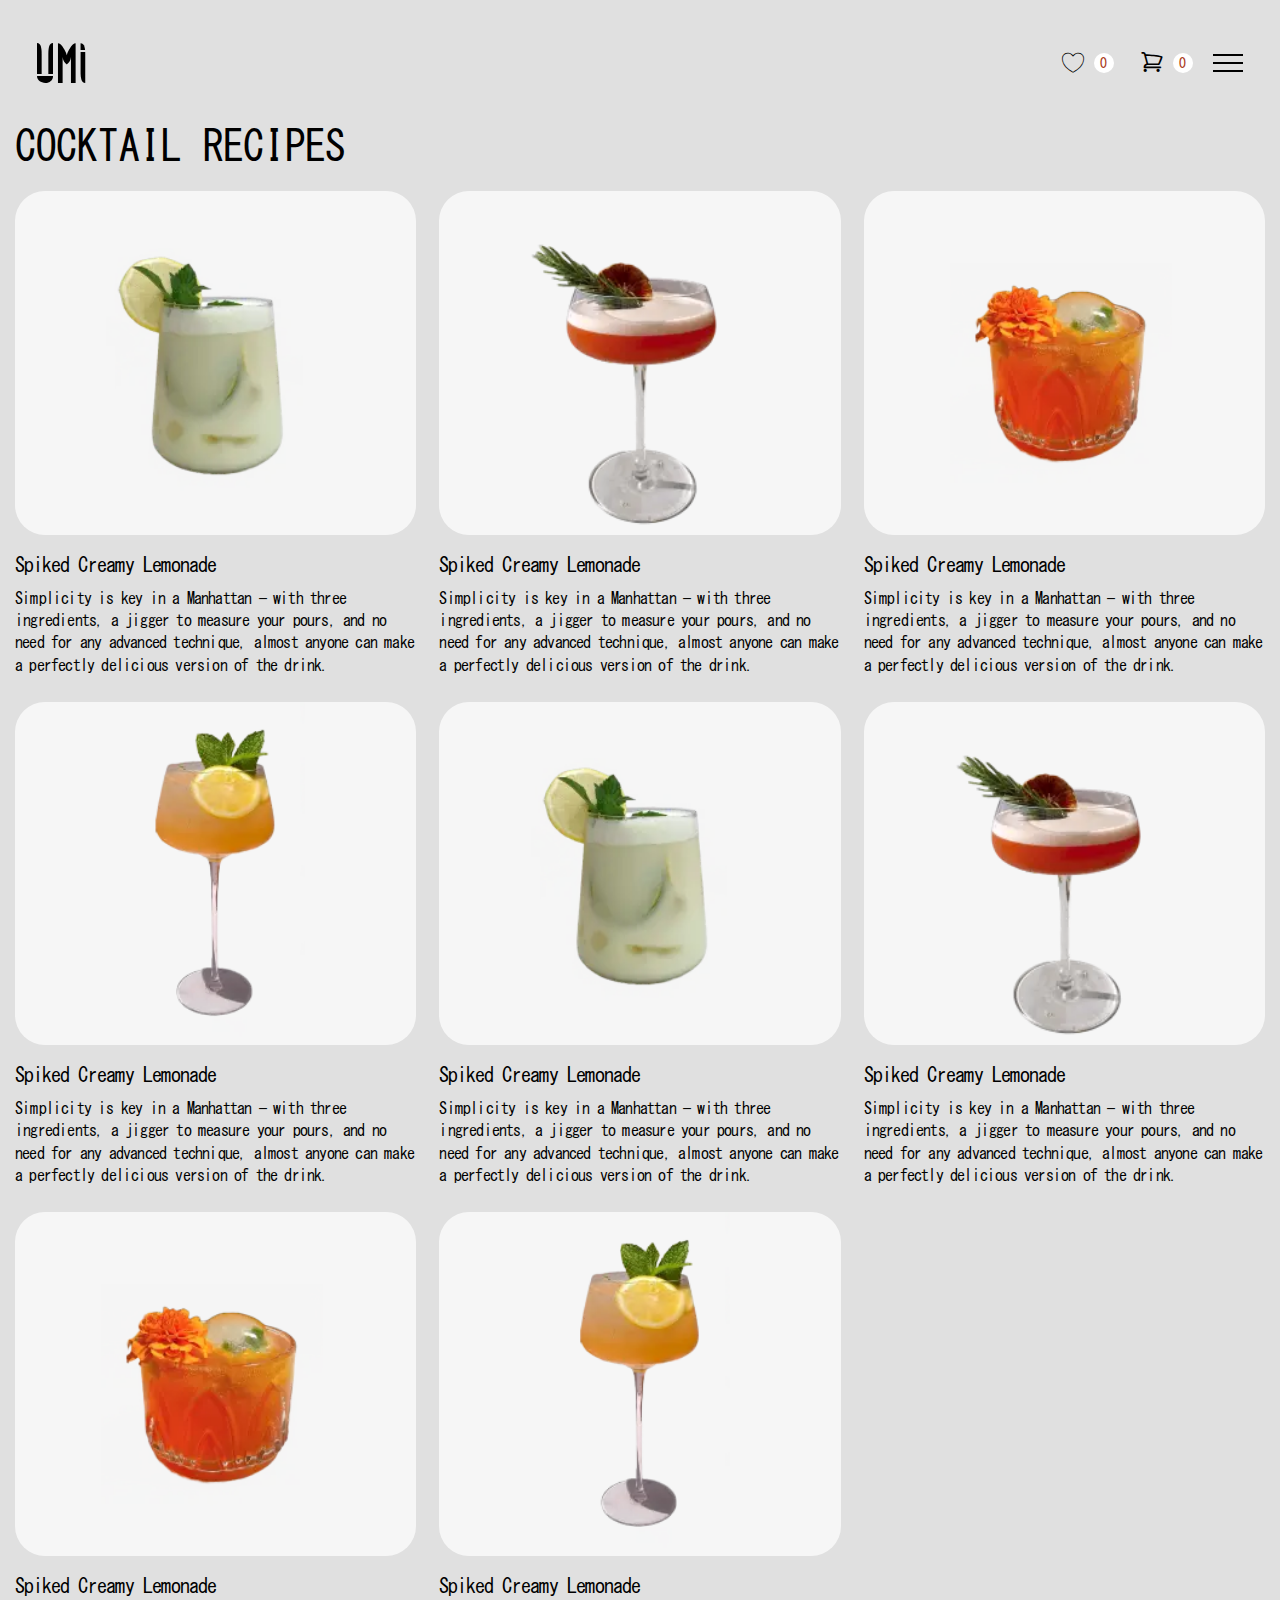
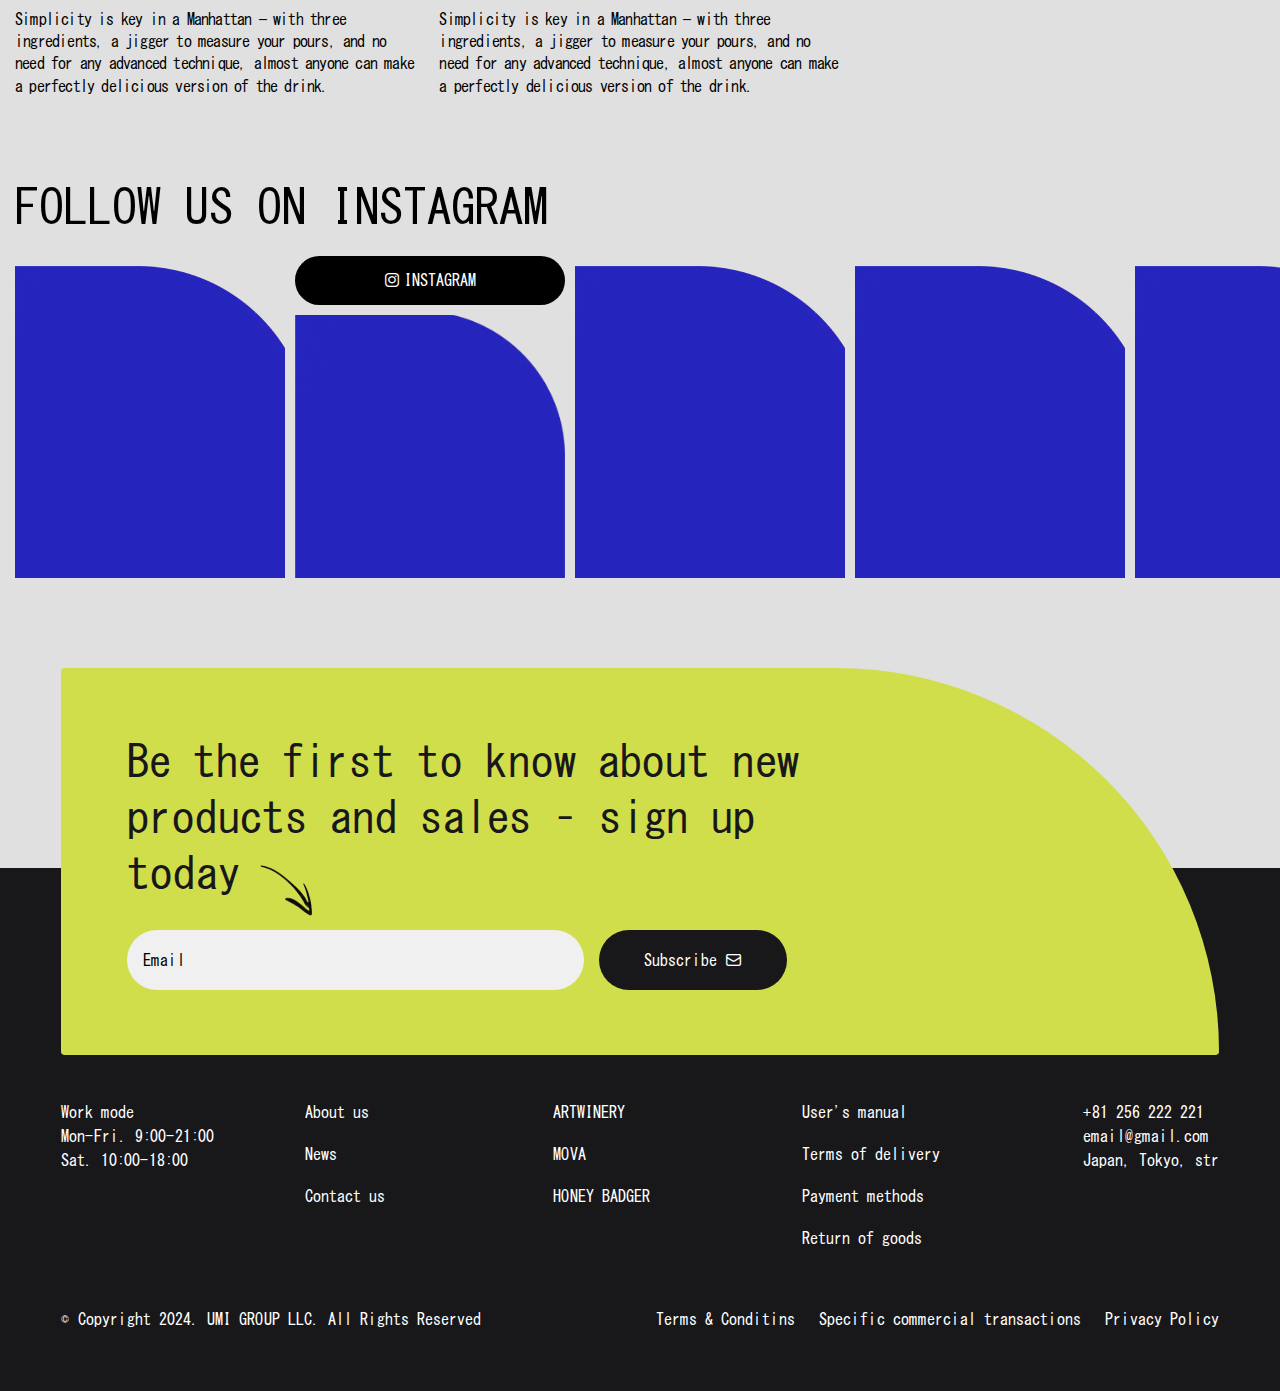
<file: cocktails.html>
<!DOCTYPE html>
<html lang="en">

<head>
	<title>Cocktails</title>
	<meta charset="UTF-8">
	<meta name="format-detection" content="telephone=no">
	<!-- <style>body{opacity: 0;}</style> -->
	<link rel="stylesheet" href="css/style.min.css?_v=20241031060832">
	<link rel="shortcut icon" href="favicon.ico">
	<!-- <meta name="robots" content="noindex, nofollow"> -->
	<meta name="viewport" content="width=device-width, initial-scale=1.0">
</head>

<body>
	<div class="wrapper">
		<header class="header">
			<div class="header__container">
				<div class="header__body">
					<a href="home.html" class="header__logo"><img src="img/logo-black.svg" alt="logo"></a>
					<div class="header__actions actions-header">
						<!-- <a href="#" class="actions-header__user user-actions-header">
               <div class="user-actions-header__icon _icon-user"></div>
               <div class="user-actions-header__title">Log in</div>
            </a> -->
						<a href="favorites.html" class="actions-header__favourite favourite-actions-header">
							<div class="favourite-actions-header__icon _icon-favourite"></div>
							<div class="favourite-actions-header__value"><span>0</span></div>
						</a>
						<a href="#" class="actions-header__cart cart-actions-header">
							<div class="cart-actions-header__icon _icon-cart"></div>
							<div class="cart-actions-header__value"><span>0</span></div>
						</a>
					</div>
					<button type="button" class="menu__icon icon-menu"><span></span></button>
					<div class="header__menu menu">
						<div class="menu__container">
							<div class="menu__top top-menu">
								<a href="home.html" class="top-menu__logo"><img src="img/logo-black.svg" alt="logo"></a>
								<div class="top-menu__languages">
									<a href="#" class="top-menu__language">ENG</a>
									<a href="#" class="top-menu__language">JP</a>
								</div>
							</div>
							<div class="menu__content">
								<nav class="menu__body">
									<ul class="menu__list">
										<li class="menu__item"><a href="catalog.html" class="menu__link">Catalog</a></li>
										<li class="menu__item"><a href="about.html" class="menu__link">About us</a></li>
										<li class="menu__item"><a href="#" class="menu__link">User’s manual</a></li>
										<li class="menu__item"><a href="news.html" class="menu__link">News</a></li>
										<li class="menu__item"><a href="#" class="menu__link">Contact us</a></li>
									</ul>
								</nav>
								<div class="menu__products products-menu">
									<div class="products-menu__items">
										<a href="#" class="products-menu__item item-products-menu">
											<h2 class="item-products-menu__title">MOVA</h2>
											<img src="img/header/menu/image_mova.webp" alt="mova image">
										</a>
										<a href="#" class="products-menu__item item-products-menu">
											<h2 class="item-products-menu__title">Honey Badger</h2>
											<img src="img/header/menu/image_2.webp" alt="image">
										</a>
										<a href="#" class="products-menu__item item-products-menu">
											<h2 class="item-products-menu__title">Artwinery</h2>
											<img src="img/header/menu/image_3.webp" alt="image">
										</a>
									</div>
								</div>
							</div>
						</div>

					</div>
				</div>
			</div>
		</header>
		<main class="page-cocktails">
			<section class="page-cocktails__hero hero-cocktails">
				<div class="hero-cocktails__container">
					<h1 class="hero-cocktails__title title-content-product">Cocktail Recipes</h1>
					<div class="hero-cocktails__items">
						<article class="hero-cocktails__item item-cocktails">
							<a href="#" class="item-cocktails__image">
								<img src="img/cocktails/image_1.webp" alt="image">
							</a>
							<div class="item-cocktails__body">
								<a href="#" class="item-cocktails__title-link">
									<h2 class="item-cocktails__title">Spiked Creamy Lemonade</h2>
								</a>
								<div class="item-cocktails__text">Simplicity is key in a Manhattan — with three ingredients, a jigger to measure your pours, and no need for any advanced technique, almost anyone can make a perfectly delicious version of the drink.</div>
							</div>
						</article>
						<article class="hero-cocktails__item item-cocktails">
							<a href="#" class="item-cocktails__image">
								<img src="img/cocktails/image_2.webp" alt="image">
							</a>
							<div class="item-cocktails__body">
								<a href="#" class="item-cocktails__title-link">
									<h2 class="item-cocktails__title">Spiked Creamy Lemonade</h2>
								</a>
								<div class="item-cocktails__text">Simplicity is key in a Manhattan — with three ingredients, a jigger to measure your pours, and no need for any advanced technique, almost anyone can make a perfectly delicious version of the drink.</div>
							</div>
						</article>
						<article class="hero-cocktails__item item-cocktails">
							<a href="#" class="item-cocktails__image">
								<img src="img/cocktails/image_3.webp" alt="image">
							</a>
							<div class="item-cocktails__body">
								<a href="#" class="item-cocktails__title-link">
									<h2 class="item-cocktails__title">Spiked Creamy Lemonade</h2>
								</a>
								<div class="item-cocktails__text">Simplicity is key in a Manhattan — with three ingredients, a jigger to measure your pours, and no need for any advanced technique, almost anyone can make a perfectly delicious version of the drink.</div>
							</div>
						</article>
						<article class="hero-cocktails__item item-cocktails">
							<a href="#" class="item-cocktails__image">
								<img src="img/cocktails/image_4.webp" alt="image">
							</a>
							<div class="item-cocktails__body">
								<a href="#" class="item-cocktails__title-link">
									<h2 class="item-cocktails__title">Spiked Creamy Lemonade</h2>
								</a>
								<div class="item-cocktails__text">Simplicity is key in a Manhattan — with three ingredients, a jigger to measure your pours, and no need for any advanced technique, almost anyone can make a perfectly delicious version of the drink.</div>
							</div>
						</article>
						<article class="hero-cocktails__item item-cocktails">
							<a href="#" class="item-cocktails__image">
								<img src="img/cocktails/image_1.webp" alt="image">
							</a>
							<div class="item-cocktails__body">
								<a href="#" class="item-cocktails__title-link">
									<h2 class="item-cocktails__title">Spiked Creamy Lemonade</h2>
								</a>
								<div class="item-cocktails__text">Simplicity is key in a Manhattan — with three ingredients, a jigger to measure your pours, and no need for any advanced technique, almost anyone can make a perfectly delicious version of the drink.</div>
							</div>
						</article>
						<article class="hero-cocktails__item item-cocktails">
							<a href="#" class="item-cocktails__image">
								<img src="img/cocktails/image_2.webp" alt="image">
							</a>
							<div class="item-cocktails__body">
								<a href="#" class="item-cocktails__title-link">
									<h2 class="item-cocktails__title">Spiked Creamy Lemonade</h2>
								</a>
								<div class="item-cocktails__text">Simplicity is key in a Manhattan — with three ingredients, a jigger to measure your pours, and no need for any advanced technique, almost anyone can make a perfectly delicious version of the drink.</div>
							</div>
						</article>
						<article class="hero-cocktails__item item-cocktails">
							<a href="#" class="item-cocktails__image">
								<img src="img/cocktails/image_3.webp" alt="image">
							</a>
							<div class="item-cocktails__body">
								<a href="#" class="item-cocktails__title-link">
									<h2 class="item-cocktails__title">Spiked Creamy Lemonade</h2>
								</a>
								<div class="item-cocktails__text">Simplicity is key in a Manhattan — with three ingredients, a jigger to measure your pours, and no need for any advanced technique, almost anyone can make a perfectly delicious version of the drink.</div>
							</div>
						</article>
						<article class="hero-cocktails__item item-cocktails">
							<a href="#" class="item-cocktails__image">
								<img src="img/cocktails/image_4.webp" alt="image">
							</a>
							<div class="item-cocktails__body">
								<a href="#" class="item-cocktails__title-link">
									<h2 class="item-cocktails__title">Spiked Creamy Lemonade</h2>
								</a>
								<div class="item-cocktails__text">Simplicity is key in a Manhattan — with three ingredients, a jigger to measure your pours, and no need for any advanced technique, almost anyone can make a perfectly delicious version of the drink.</div>
							</div>
						</article>
					</div>
				</div>
			</section>
			<section class="page-cocktails__socials socials-home">
				<div class="socials-home__container">
					<h2 class="socials-home__title title">Follow us on Instagram</h2>
					<div class="socials-home__slider slider-socials-home swiper">
						<div class="slider-socials-home__wrapper swiper-wrapper">
							<div class="slider-socials-home__slide swiper-slide slide-socials-home">
								<a href="#" class="slide-socials-home__button _icon-instagram">Instagram</a>
								<div class="slide-socials-home__image">
									<img src="img/home/socials/image.webp" alt="image">
								</div>
							</div>
							<div class="slider-socials-home__slide swiper-slide slide-socials-home hover">
								<a href="#" class="slide-socials-home__button _icon-instagram">Instagram</a>
								<div class="slide-socials-home__image">
									<img src="img/home/socials/image.webp" alt="image">
								</div>
							</div>
							<div class="slider-socials-home__slide swiper-slide slide-socials-home">
								<a href="#" class="slide-socials-home__button _icon-instagram">Instagram</a>
								<div class="slide-socials-home__image">
									<img src="img/home/socials/image.webp" alt="image">
								</div>
							</div>
							<div class="slider-socials-home__slide swiper-slide slide-socials-home">
								<a href="#" class="slide-socials-home__button _icon-instagram">Instagram</a>
								<div class="slide-socials-home__image">
									<img src="img/home/socials/image.webp" alt="image">
								</div>
							</div>
							<div class="slider-socials-home__slide swiper-slide slide-socials-home">
								<a href="#" class="slide-socials-home__button _icon-instagram">Instagram</a>
								<div class="slide-socials-home__image">
									<img src="img/home/socials/image.webp" alt="image">
								</div>
							</div>
							<div class="slider-socials-home__slide swiper-slide slide-socials-home">
								<a href="#" class="slide-socials-home__button _icon-instagram">Instagram</a>
								<div class="slide-socials-home__image">
									<img src="img/home/socials/image.webp" alt="image">
								</div>
							</div>
							<div class="slider-socials-home__slide swiper-slide slide-socials-home">
								<a href="#" class="slide-socials-home__button _icon-instagram">Instagram</a>
								<div class="slide-socials-home__image">
									<img src="img/home/socials/image.webp" alt="image">
								</div>
							</div>
							<div class="slider-socials-home__slide swiper-slide slide-socials-home">
								<a href="#" class="slide-socials-home__button _icon-instagram">Instagram</a>
								<div class="slide-socials-home__image">
									<img src="img/home/socials/image.webp" alt="image">
								</div>
							</div>
						</div>
					</div>
				</div>
			</section>
		</main>
		<footer class="footer">
			<div class="footer__container">
				<div class="footer__body">
					<div class="footer__banner banner-footer">
						<div class="banner-footer__body">
							<div class="banner-footer__text">Be the first to know about new products and sales – sign up today</div>
							<form action="files/sendmail/sendmail.php" method="POST" class="banner-footer__form form-banner-footer">
								<input type="email" name="email-footer" data-required placeholder="Email" class="form-banner-footer__input">
								<button type="submit" class="form-banner-footer__button _icon-mail">Subscribe</button>
							</form>
							<img src="img/footer/arrow-footer.webp" alt="arrow" class="banner-footer__icon">
						</div>
					</div>
					<div class="footer__content content-footer">
						<div class="content-footer__columms">
							<div class="content-footer__column content-footer__column_1">
								<div class="content-footer__work-mode">
									<p>Work mode</p>
									<p>Mon-Fri. 9:00-21:00</p>
									<p>Sat. 10:00-18:00</p>
								</div>
							</div>
							<div class="content-footer__column content-footer__column_2">
								<nav class="content-footer__menu menu-footer">
									<div class="menu-footer__columns">
										<div class="menu-footer__column menu-footer__column_1">
											<ul class="menu-footer__list menu-footer__list_1">
												<li class="menu-footer__item"><a href="#" class="menu-footer__link">About us</a></li>
												<li class="menu-footer__item"><a href="#" class="menu-footer__link">News</a></li>
												<li class="menu-footer__item"><a href="#" class="menu-footer__link">Contact us</a></li>
											</ul>
										</div>
										<div class="menu-footer__column menu-footer__column_2">
											<ul class="menu-footer__list menu-footer__list_2">
												<li class="menu-footer__item"><a href="#" class="menu-footer__link">ARTWINERY</a></li>
												<li class="menu-footer__item"><a href="#" class="menu-footer__link">MOVA</a></li>
												<li class="menu-footer__item"><a href="#" class="menu-footer__link">HONEY BADGER</a></li>
											</ul>
										</div>
										<div class="menu-footer__column menu-footer__column_3">
											<ul data-da=".menu-footer__column_1, 450, 1" class="menu-footer__list menu-footer__list_3">
												<li class="menu-footer__item"><a href="#" class="menu-footer__link">User's manual</a></li>
												<li class="menu-footer__item"><a href="#" class="menu-footer__link">Terms of delivery</a></li>
												<li class="menu-footer__item"><a href="#" class="menu-footer__link">Payment methods</a></li>
												<li class="menu-footer__item"><a href="#" class="menu-footer__link">Return of goods</a></li>
											</ul>
										</div>
									</div>
								</nav>
							</div>
							<div class="content-footer__column content-footer__column_3">
								<div data-da=".content-footer__column_1, 991.98, 1" class="content-footer__contacts contacts-footer">
									<a href="tel:+81256222221" class="contacts-footer__item">+81 256 222 221</a>
									<a href="mailto:email@gmail.com" class="contacts-footer__item">email@gmail.com</a>
									<a href="#" class="contacts-footer__item">Japan, Tokyo, str</a>
								</div>
							</div>
						</div>
					</div>
					<div class="footer__bottom bottom-footer">
						<div class="bottom-footer__copy">© Copyright 2024. UMI GROUP LLC. All Rights Reserved</div>
						<div class="bottom-footer__rules">
							<a href="#" class="bottom-footer__terms">Terms & Conditins</a>
							<a href="#" class="bottom-footer__transactions">Specific commercial transactions</a>
							<a href="#" data-da=".bottom-footer__rules, 767.98, 1" class="bottom-footer__policy">Privacy Policy</a>
						</div>
					</div>
				</div>
			</div>
		</footer>
	</div>
	<script src="js/app.min.js?_v=20241031060832"></script>
</body>

</html>
</file>
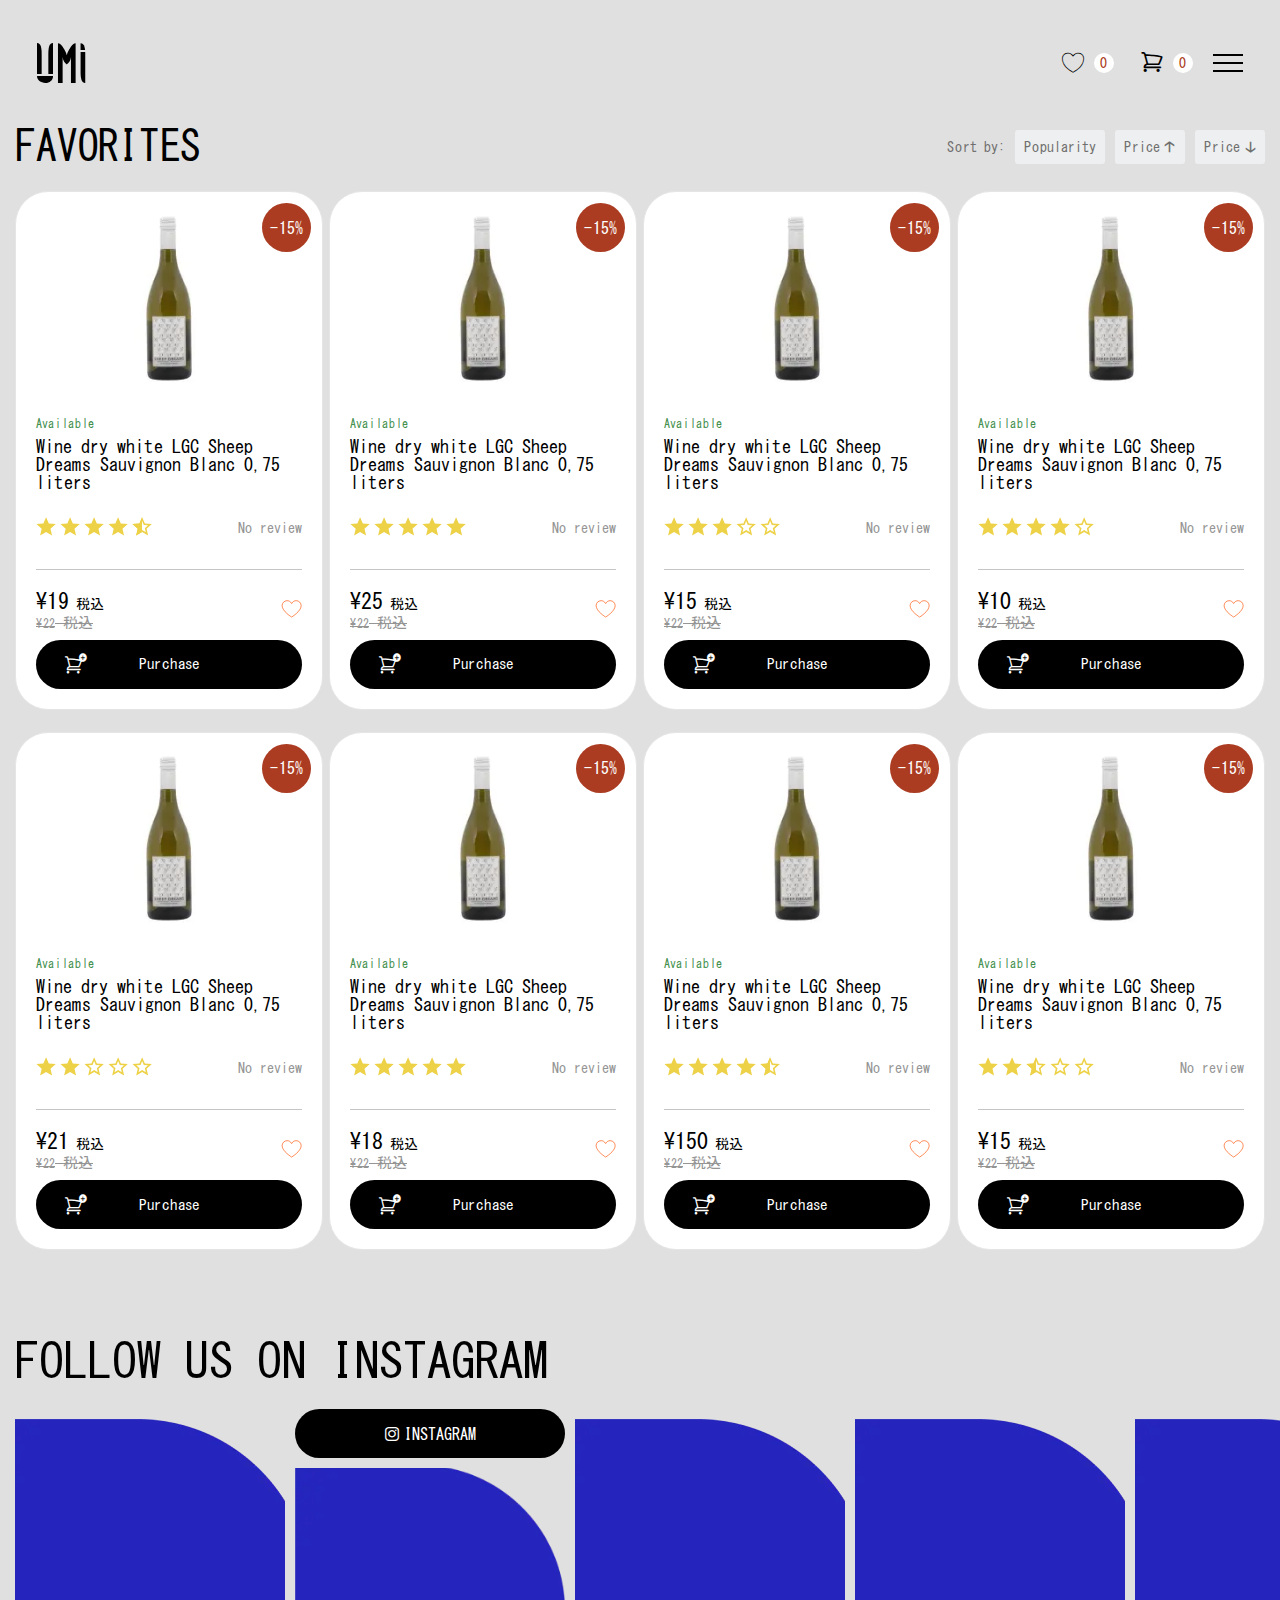
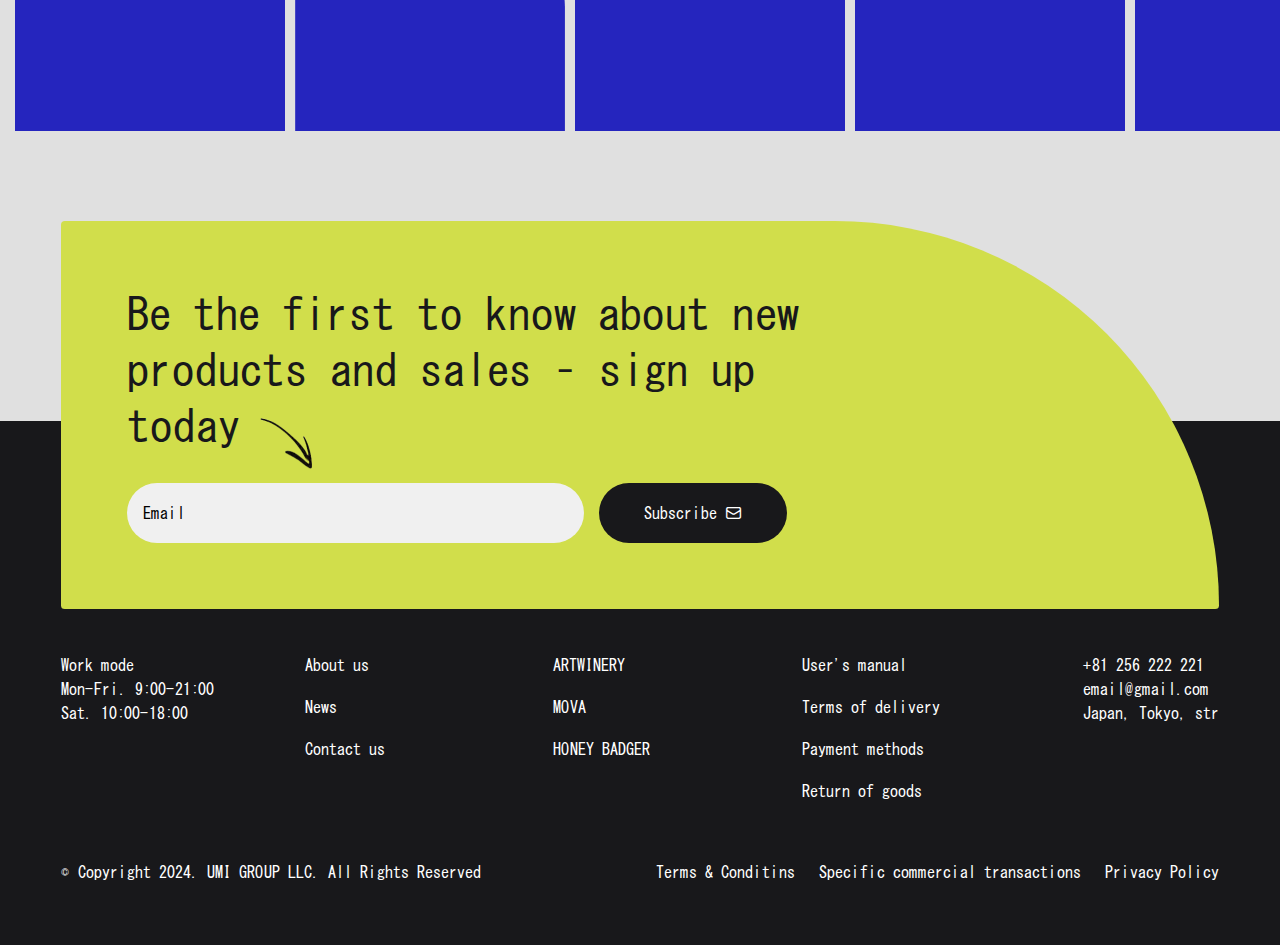
<file: favorites.html>
<!DOCTYPE html>
<html lang="en">

<head>
	<title>Favorites</title>
	<meta charset="UTF-8">
	<meta name="format-detection" content="telephone=no">
	<!-- <style>body{opacity: 0;}</style> -->
	<link rel="stylesheet" href="css/style.min.css?_v=20241031060832">
	<link rel="shortcut icon" href="favicon.ico">
	<!-- <meta name="robots" content="noindex, nofollow"> -->
	<meta name="viewport" content="width=device-width, initial-scale=1.0">
</head>

<body>
	<div class="wrapper">
		<header class="header">
			<div class="header__container">
				<div class="header__body">
					<a href="home.html" class="header__logo"><img src="img/logo-black.svg" alt="logo"></a>
					<div class="header__actions actions-header">
						<!-- <a href="#" class="actions-header__user user-actions-header">
               <div class="user-actions-header__icon _icon-user"></div>
               <div class="user-actions-header__title">Log in</div>
            </a> -->
						<a href="favorites.html" class="actions-header__favourite favourite-actions-header">
							<div class="favourite-actions-header__icon _icon-favourite"></div>
							<div class="favourite-actions-header__value"><span>0</span></div>
						</a>
						<a href="#" class="actions-header__cart cart-actions-header">
							<div class="cart-actions-header__icon _icon-cart"></div>
							<div class="cart-actions-header__value"><span>0</span></div>
						</a>
					</div>
					<button type="button" class="menu__icon icon-menu"><span></span></button>
					<div class="header__menu menu">
						<div class="menu__container">
							<div class="menu__top top-menu">
								<a href="home.html" class="top-menu__logo"><img src="img/logo-black.svg" alt="logo"></a>
								<div class="top-menu__languages">
									<a href="#" class="top-menu__language">ENG</a>
									<a href="#" class="top-menu__language">JP</a>
								</div>
							</div>
							<div class="menu__content">
								<nav class="menu__body">
									<ul class="menu__list">
										<li class="menu__item"><a href="catalog.html" class="menu__link">Catalog</a></li>
										<li class="menu__item"><a href="about.html" class="menu__link">About us</a></li>
										<li class="menu__item"><a href="#" class="menu__link">User’s manual</a></li>
										<li class="menu__item"><a href="news.html" class="menu__link">News</a></li>
										<li class="menu__item"><a href="#" class="menu__link">Contact us</a></li>
									</ul>
								</nav>
								<div class="menu__products products-menu">
									<div class="products-menu__items">
										<a href="#" class="products-menu__item item-products-menu">
											<h2 class="item-products-menu__title">MOVA</h2>
											<img src="img/header/menu/image_mova.webp" alt="mova image">
										</a>
										<a href="#" class="products-menu__item item-products-menu">
											<h2 class="item-products-menu__title">Honey Badger</h2>
											<img src="img/header/menu/image_2.webp" alt="image">
										</a>
										<a href="#" class="products-menu__item item-products-menu">
											<h2 class="item-products-menu__title">Artwinery</h2>
											<img src="img/header/menu/image_3.webp" alt="image">
										</a>
									</div>
								</div>
							</div>
						</div>

					</div>
				</div>
			</div>
		</header>
		<main class="page-favorites">
			<section class="page-favorites__hero hero-favorites">
				<div class="hero-favorites__container">
					<div class="hero-favorites__header header-favorites">
						<h1 class="header-favorites__title">Favorites</h1>
						<div class="header-favorites__sort-mobile">
							<select name="form[]" data-class-modif="catalog-sort" class="sort-mobile__select">
								<option class="sort-mobile__value" value="" selected>Sort By</option>
								<option class="sort-mobile__value" data-class="sort-button-popular" value="Popularity">Popularity</option>
								<option class="sort-mobile__value" data-class="_icon-arrow-up price-down sort-button-price-down" value="price-down">Price</option>
								<option class="sort-mobile__value" data-class="_icon-arrow-up price-up sort-button-price-up" value="Price-up">Price</option>
							</select>
						</div>
						<div class="header-favorites__sort sort-controls">
							<div class="sort-controls__label label-controls">Sort by:</div>
							<div class="sort-controls__tabs tabs-sort-controls">
								<nav data-tabs-titles class="tabs-sort-controls__navigation">
									<button type="button" data-sort="Popularity" class="tabs-sort-controls__title tabs-sort-controls__title_popularity sort-button-popular _tab-active">Popularity</button>
									<button type="button" data-sort="" class="tabs-sort-controls__title tabs-sort-controls__title_price-up sort-button-price-up _icon-arrow-up">Price</button>
									<button type="button" data-sort="" class="tabs-sort-controls__title tabs-sort-controls__title_price-down sort-button-price-down _icon-arrow-up">Price</button>
								</nav>
							</div>
						</div>
					</div>
					<div class="hero-favorites__items cards-container">
						<article class="hero-favorites__item product-card">
							<div class="product-card__lables">
								<div class="product-card__label product-card__label_sale">-15%</div>
							</div>
							<a href="#" class="product-card__image">
								<img src="img/product-card/image-base.webp" alt="image">
							</a>
							<div class="product-card__body">
								<div class="product-card__availability">Available</div>
								<a href="#" class="product-card__title-link">
									<h3 class="product-card__title">Wine dry white LGC Sheep Dreams Sauvignon Blanc 0,75 liters</h3>
								</a>
								<div class="product-card__reviews">
									<div class="product-card__rating">
										<div data-rating="" data-rating-value="4.5" class="rating"></div>
									</div>
									<div class="product-card__review-value"><span>No review</span> </div>
								</div>
								<div class="product-card__line"></div>
								<div class="product-card__row-prices">
									<div class="product-card__prices">
										<div class="product-card__price"><span>¥19</span> 税込</div>
										<div class="product-card__price product-card__price_old"><span>¥22</span> 税込</span></div>
									</div>
									<a href="#" class="product-card__link product-card__link_favourite">
										<svg class="product-card__link_favourite-svg" width="21" height="18" viewBox="0 0 21 18" fill="none" xmlns="http://www.w3.org/2000/svg">
											<path d="M10.3676 3.11975L10.6508 3.59272L10.9322 3.11866C11.7966 1.6621 13.3869 0.682129 15.2058 0.682129C17.9499 0.682129 20.1745 2.91121 20.1669 5.66181V5.66273C20.1669 7.04695 19.5874 8.4562 18.6827 9.80828C17.7797 11.1579 16.5695 12.4252 15.3492 13.5186C14.1302 14.6108 12.9098 15.5219 11.9933 16.1603C11.5354 16.4793 11.1541 16.7296 10.8878 16.9C10.7892 16.963 10.7065 17.015 10.6414 17.0555C10.5764 17.015 10.4936 16.963 10.3951 16.9C10.1288 16.7296 9.7475 16.4793 9.28956 16.1603C8.37308 15.5219 7.15265 14.6108 5.93369 13.5186C4.71339 12.4252 3.5032 11.1579 2.60017 9.80828C1.69548 8.4562 1.11597 7.04695 1.11597 5.66273C1.11597 2.91124 3.34133 0.682129 6.08525 0.682129C7.9039 0.682129 9.49487 1.66198 10.3676 3.11975Z" fill="#AB3C22" stroke="#FF5000" stroke-width="0.65721" />
										</svg>
									</a>
								</div>
								<a href="#" class="product-card__button button _icon-cart-button"><span>Purchase</span></a>
							</div>
						</article>
						<article class="hero-favorites__item product-card">
							<div class="product-card__lables">
								<div class="product-card__label product-card__label_sale">-15%</div>
							</div>
							<a href="#" class="product-card__image">
								<img src="img/product-card/image-base.webp" alt="image">
							</a>
							<div class="product-card__body">
								<div class="product-card__availability">Available</div>
								<a href="#" class="product-card__title-link">
									<h3 class="product-card__title">Wine dry white LGC Sheep Dreams Sauvignon Blanc 0,75 liters</h3>
								</a>
								<div class="product-card__reviews">
									<div class="product-card__rating">
										<div data-rating="" data-rating-value="5.0" class="rating"></div>
									</div>
									<div class="product-card__review-value"><span>No review</span> </div>
								</div>
								<div class="product-card__line"></div>
								<div class="product-card__row-prices">
									<div class="product-card__prices">
										<div class="product-card__price"><span>¥25</span> 税込</div>
										<div class="product-card__price product-card__price_old"><span>¥22</span> 税込</span></div>
									</div>
									<a href="#" class="product-card__link product-card__link_favourite">
										<svg class="product-card__link_favourite-svg" width="21" height="18" viewBox="0 0 21 18" fill="none" xmlns="http://www.w3.org/2000/svg">
											<path d="M10.3676 3.11975L10.6508 3.59272L10.9322 3.11866C11.7966 1.6621 13.3869 0.682129 15.2058 0.682129C17.9499 0.682129 20.1745 2.91121 20.1669 5.66181V5.66273C20.1669 7.04695 19.5874 8.4562 18.6827 9.80828C17.7797 11.1579 16.5695 12.4252 15.3492 13.5186C14.1302 14.6108 12.9098 15.5219 11.9933 16.1603C11.5354 16.4793 11.1541 16.7296 10.8878 16.9C10.7892 16.963 10.7065 17.015 10.6414 17.0555C10.5764 17.015 10.4936 16.963 10.3951 16.9C10.1288 16.7296 9.7475 16.4793 9.28956 16.1603C8.37308 15.5219 7.15265 14.6108 5.93369 13.5186C4.71339 12.4252 3.5032 11.1579 2.60017 9.80828C1.69548 8.4562 1.11597 7.04695 1.11597 5.66273C1.11597 2.91124 3.34133 0.682129 6.08525 0.682129C7.9039 0.682129 9.49487 1.66198 10.3676 3.11975Z" fill="#AB3C22" stroke="#FF5000" stroke-width="0.65721" />
										</svg>
									</a>
								</div>
								<a href="#" class="product-card__button button _icon-cart-button"><span>Purchase</span></a>
							</div>
						</article>
						<article class="hero-favorites__item product-card">
							<div class="product-card__lables">
								<div class="product-card__label product-card__label_sale">-15%</div>
							</div>
							<a href="#" class="product-card__image">
								<img src="img/product-card/image-base.webp" alt="image">
							</a>
							<div class="product-card__body">
								<div class="product-card__availability">Available</div>
								<a href="#" class="product-card__title-link">
									<h3 class="product-card__title">Wine dry white LGC Sheep Dreams Sauvignon Blanc 0,75 liters</h3>
								</a>
								<div class="product-card__reviews">
									<div class="product-card__rating">
										<div data-rating="" data-rating-value="3.0" class="rating"></div>
									</div>
									<div class="product-card__review-value"><span>No review</span> </div>
								</div>
								<div class="product-card__line"></div>
								<div class="product-card__row-prices">
									<div class="product-card__prices">
										<div class="product-card__price"><span>¥15</span> 税込</div>
										<div class="product-card__price product-card__price_old"><span>¥22</span> 税込</span></div>
									</div>
									<a href="#" class="product-card__link product-card__link_favourite">
										<svg class="product-card__link_favourite-svg" width="21" height="18" viewBox="0 0 21 18" fill="none" xmlns="http://www.w3.org/2000/svg">
											<path d="M10.3676 3.11975L10.6508 3.59272L10.9322 3.11866C11.7966 1.6621 13.3869 0.682129 15.2058 0.682129C17.9499 0.682129 20.1745 2.91121 20.1669 5.66181V5.66273C20.1669 7.04695 19.5874 8.4562 18.6827 9.80828C17.7797 11.1579 16.5695 12.4252 15.3492 13.5186C14.1302 14.6108 12.9098 15.5219 11.9933 16.1603C11.5354 16.4793 11.1541 16.7296 10.8878 16.9C10.7892 16.963 10.7065 17.015 10.6414 17.0555C10.5764 17.015 10.4936 16.963 10.3951 16.9C10.1288 16.7296 9.7475 16.4793 9.28956 16.1603C8.37308 15.5219 7.15265 14.6108 5.93369 13.5186C4.71339 12.4252 3.5032 11.1579 2.60017 9.80828C1.69548 8.4562 1.11597 7.04695 1.11597 5.66273C1.11597 2.91124 3.34133 0.682129 6.08525 0.682129C7.9039 0.682129 9.49487 1.66198 10.3676 3.11975Z" fill="#AB3C22" stroke="#FF5000" stroke-width="0.65721" />
										</svg>
									</a>
								</div>
								<a href="#" class="product-card__button button _icon-cart-button"><span>Purchase</span></a>
							</div>
						</article>
						<article class="hero-favorites__item product-card">
							<div class="product-card__lables">
								<div class="product-card__label product-card__label_sale">-15%</div>
							</div>
							<a href="#" class="product-card__image">
								<img src="img/product-card/image-base.webp" alt="image">
							</a>
							<div class="product-card__body">
								<div class="product-card__availability">Available</div>
								<a href="#" class="product-card__title-link">
									<h3 class="product-card__title">Wine dry white LGC Sheep Dreams Sauvignon Blanc 0,75 liters</h3>
								</a>
								<div class="product-card__reviews">
									<div class="product-card__rating">
										<div data-rating="" data-rating-value="4.0" class="rating"></div>
									</div>
									<div class="product-card__review-value"><span>No review</span> </div>
								</div>
								<div class="product-card__line"></div>
								<div class="product-card__row-prices">
									<div class="product-card__prices">
										<div class="product-card__price"><span>¥10</span> 税込</div>
										<div class="product-card__price product-card__price_old"><span>¥22</span> 税込</span></div>
									</div>
									<a href="#" class="product-card__link product-card__link_favourite">
										<svg class="product-card__link_favourite-svg" width="21" height="18" viewBox="0 0 21 18" fill="none" xmlns="http://www.w3.org/2000/svg">
											<path d="M10.3676 3.11975L10.6508 3.59272L10.9322 3.11866C11.7966 1.6621 13.3869 0.682129 15.2058 0.682129C17.9499 0.682129 20.1745 2.91121 20.1669 5.66181V5.66273C20.1669 7.04695 19.5874 8.4562 18.6827 9.80828C17.7797 11.1579 16.5695 12.4252 15.3492 13.5186C14.1302 14.6108 12.9098 15.5219 11.9933 16.1603C11.5354 16.4793 11.1541 16.7296 10.8878 16.9C10.7892 16.963 10.7065 17.015 10.6414 17.0555C10.5764 17.015 10.4936 16.963 10.3951 16.9C10.1288 16.7296 9.7475 16.4793 9.28956 16.1603C8.37308 15.5219 7.15265 14.6108 5.93369 13.5186C4.71339 12.4252 3.5032 11.1579 2.60017 9.80828C1.69548 8.4562 1.11597 7.04695 1.11597 5.66273C1.11597 2.91124 3.34133 0.682129 6.08525 0.682129C7.9039 0.682129 9.49487 1.66198 10.3676 3.11975Z" fill="#AB3C22" stroke="#FF5000" stroke-width="0.65721" />
										</svg>
									</a>
								</div>
								<a href="#" class="product-card__button button _icon-cart-button"><span>Purchase</span></a>
							</div>
						</article>
						<article class="hero-favorites__item product-card">
							<div class="product-card__lables">
								<div class="product-card__label product-card__label_sale">-15%</div>
							</div>
							<a href="#" class="product-card__image">
								<img src="img/product-card/image-base.webp" alt="image">
							</a>
							<div class="product-card__body">
								<div class="product-card__availability">Available</div>
								<a href="#" class="product-card__title-link">
									<h3 class="product-card__title">Wine dry white LGC Sheep Dreams Sauvignon Blanc 0,75 liters</h3>
								</a>
								<div class="product-card__reviews">
									<div class="product-card__rating">
										<div data-rating="" data-rating-value="2.0" class="rating"></div>
									</div>
									<div class="product-card__review-value"><span>No review</span> </div>
								</div>
								<div class="product-card__line"></div>
								<div class="product-card__row-prices">
									<div class="product-card__prices">
										<div class="product-card__price"><span>¥21</span> 税込</div>
										<div class="product-card__price product-card__price_old"><span>¥22</span> 税込</span></div>
									</div>
									<a href="#" class="product-card__link product-card__link_favourite">
										<svg class="product-card__link_favourite-svg" width="21" height="18" viewBox="0 0 21 18" fill="none" xmlns="http://www.w3.org/2000/svg">
											<path d="M10.3676 3.11975L10.6508 3.59272L10.9322 3.11866C11.7966 1.6621 13.3869 0.682129 15.2058 0.682129C17.9499 0.682129 20.1745 2.91121 20.1669 5.66181V5.66273C20.1669 7.04695 19.5874 8.4562 18.6827 9.80828C17.7797 11.1579 16.5695 12.4252 15.3492 13.5186C14.1302 14.6108 12.9098 15.5219 11.9933 16.1603C11.5354 16.4793 11.1541 16.7296 10.8878 16.9C10.7892 16.963 10.7065 17.015 10.6414 17.0555C10.5764 17.015 10.4936 16.963 10.3951 16.9C10.1288 16.7296 9.7475 16.4793 9.28956 16.1603C8.37308 15.5219 7.15265 14.6108 5.93369 13.5186C4.71339 12.4252 3.5032 11.1579 2.60017 9.80828C1.69548 8.4562 1.11597 7.04695 1.11597 5.66273C1.11597 2.91124 3.34133 0.682129 6.08525 0.682129C7.9039 0.682129 9.49487 1.66198 10.3676 3.11975Z" fill="#AB3C22" stroke="#FF5000" stroke-width="0.65721" />
										</svg>
									</a>
								</div>
								<a href="#" class="product-card__button button _icon-cart-button"><span>Purchase</span></a>
							</div>
						</article>
						<article class="hero-favorites__item product-card">
							<div class="product-card__lables">
								<div class="product-card__label product-card__label_sale">-15%</div>
							</div>
							<a href="#" class="product-card__image">
								<img src="img/product-card/image-base.webp" alt="image">
							</a>
							<div class="product-card__body">
								<div class="product-card__availability">Available</div>
								<a href="#" class="product-card__title-link">
									<h3 class="product-card__title">Wine dry white LGC Sheep Dreams Sauvignon Blanc 0,75 liters</h3>
								</a>
								<div class="product-card__reviews">
									<div class="product-card__rating">
										<div data-rating="" data-rating-value="5.0" class="rating"></div>
									</div>
									<div class="product-card__review-value"><span>No review</span> </div>
								</div>
								<div class="product-card__line"></div>
								<div class="product-card__row-prices">
									<div class="product-card__prices">
										<div class="product-card__price"><span>¥18</span> 税込</div>
										<div class="product-card__price product-card__price_old"><span>¥22</span> 税込</span></div>
									</div>
									<a href="#" class="product-card__link product-card__link_favourite">
										<svg class="product-card__link_favourite-svg" width="21" height="18" viewBox="0 0 21 18" fill="none" xmlns="http://www.w3.org/2000/svg">
											<path d="M10.3676 3.11975L10.6508 3.59272L10.9322 3.11866C11.7966 1.6621 13.3869 0.682129 15.2058 0.682129C17.9499 0.682129 20.1745 2.91121 20.1669 5.66181V5.66273C20.1669 7.04695 19.5874 8.4562 18.6827 9.80828C17.7797 11.1579 16.5695 12.4252 15.3492 13.5186C14.1302 14.6108 12.9098 15.5219 11.9933 16.1603C11.5354 16.4793 11.1541 16.7296 10.8878 16.9C10.7892 16.963 10.7065 17.015 10.6414 17.0555C10.5764 17.015 10.4936 16.963 10.3951 16.9C10.1288 16.7296 9.7475 16.4793 9.28956 16.1603C8.37308 15.5219 7.15265 14.6108 5.93369 13.5186C4.71339 12.4252 3.5032 11.1579 2.60017 9.80828C1.69548 8.4562 1.11597 7.04695 1.11597 5.66273C1.11597 2.91124 3.34133 0.682129 6.08525 0.682129C7.9039 0.682129 9.49487 1.66198 10.3676 3.11975Z" fill="#AB3C22" stroke="#FF5000" stroke-width="0.65721" />
										</svg>
									</a>
								</div>
								<a href="#" class="product-card__button button _icon-cart-button"><span>Purchase</span></a>
							</div>
						</article>
						<article class="hero-favorites__item product-card">
							<div class="product-card__lables">
								<div class="product-card__label product-card__label_sale">-15%</div>
							</div>
							<a href="#" class="product-card__image">
								<img src="img/product-card/image-base.webp" alt="image">
							</a>
							<div class="product-card__body">
								<div class="product-card__availability">Available</div>
								<a href="#" class="product-card__title-link">
									<h3 class="product-card__title">Wine dry white LGC Sheep Dreams Sauvignon Blanc 0,75 liters</h3>
								</a>
								<div class="product-card__reviews">
									<div class="product-card__rating">
										<div data-rating="" data-rating-value="4.5" class="rating"></div>
									</div>
									<div class="product-card__review-value"><span>No review</span> </div>
								</div>
								<div class="product-card__line"></div>
								<div class="product-card__row-prices">
									<div class="product-card__prices">
										<div class="product-card__price"><span>¥150</span> 税込</div>
										<div class="product-card__price product-card__price_old"><span>¥22</span> 税込</span></div>
									</div>
									<a href="#" class="product-card__link product-card__link_favourite">
										<svg class="product-card__link_favourite-svg" width="21" height="18" viewBox="0 0 21 18" fill="none" xmlns="http://www.w3.org/2000/svg">
											<path d="M10.3676 3.11975L10.6508 3.59272L10.9322 3.11866C11.7966 1.6621 13.3869 0.682129 15.2058 0.682129C17.9499 0.682129 20.1745 2.91121 20.1669 5.66181V5.66273C20.1669 7.04695 19.5874 8.4562 18.6827 9.80828C17.7797 11.1579 16.5695 12.4252 15.3492 13.5186C14.1302 14.6108 12.9098 15.5219 11.9933 16.1603C11.5354 16.4793 11.1541 16.7296 10.8878 16.9C10.7892 16.963 10.7065 17.015 10.6414 17.0555C10.5764 17.015 10.4936 16.963 10.3951 16.9C10.1288 16.7296 9.7475 16.4793 9.28956 16.1603C8.37308 15.5219 7.15265 14.6108 5.93369 13.5186C4.71339 12.4252 3.5032 11.1579 2.60017 9.80828C1.69548 8.4562 1.11597 7.04695 1.11597 5.66273C1.11597 2.91124 3.34133 0.682129 6.08525 0.682129C7.9039 0.682129 9.49487 1.66198 10.3676 3.11975Z" fill="#AB3C22" stroke="#FF5000" stroke-width="0.65721" />
										</svg>
									</a>
								</div>
								<a href="#" class="product-card__button button _icon-cart-button"><span>Purchase</span></a>
							</div>
						</article>
						<article class="hero-favorites__item product-card">
							<div class="product-card__lables">
								<div class="product-card__label product-card__label_sale">-15%</div>
							</div>
							<a href="#" class="product-card__image">
								<img src="img/product-card/image-base.webp" alt="image">
							</a>
							<div class="product-card__body">
								<div class="product-card__availability">Available</div>
								<a href="#" class="product-card__title-link">
									<h3 class="product-card__title">Wine dry white LGC Sheep Dreams Sauvignon Blanc 0,75 liters</h3>
								</a>
								<div class="product-card__reviews">
									<div class="product-card__rating">
										<div data-rating="" data-rating-value="2.5" class="rating"></div>
									</div>
									<div class="product-card__review-value"><span>No review</span> </div>
								</div>
								<div class="product-card__line"></div>
								<div class="product-card__row-prices">
									<div class="product-card__prices">
										<div class="product-card__price"><span>¥15</span> 税込</div>
										<div class="product-card__price product-card__price_old"><span>¥22</span> 税込</span></div>
									</div>
									<a href="#" class="product-card__link product-card__link_favourite">
										<svg class="product-card__link_favourite-svg" width="21" height="18" viewBox="0 0 21 18" fill="none" xmlns="http://www.w3.org/2000/svg">
											<path d="M10.3676 3.11975L10.6508 3.59272L10.9322 3.11866C11.7966 1.6621 13.3869 0.682129 15.2058 0.682129C17.9499 0.682129 20.1745 2.91121 20.1669 5.66181V5.66273C20.1669 7.04695 19.5874 8.4562 18.6827 9.80828C17.7797 11.1579 16.5695 12.4252 15.3492 13.5186C14.1302 14.6108 12.9098 15.5219 11.9933 16.1603C11.5354 16.4793 11.1541 16.7296 10.8878 16.9C10.7892 16.963 10.7065 17.015 10.6414 17.0555C10.5764 17.015 10.4936 16.963 10.3951 16.9C10.1288 16.7296 9.7475 16.4793 9.28956 16.1603C8.37308 15.5219 7.15265 14.6108 5.93369 13.5186C4.71339 12.4252 3.5032 11.1579 2.60017 9.80828C1.69548 8.4562 1.11597 7.04695 1.11597 5.66273C1.11597 2.91124 3.34133 0.682129 6.08525 0.682129C7.9039 0.682129 9.49487 1.66198 10.3676 3.11975Z" fill="#AB3C22" stroke="#FF5000" stroke-width="0.65721" />
										</svg>
									</a>
								</div>
								<a href="#" class="product-card__button button _icon-cart-button"><span>Purchase</span></a>
							</div>
						</article>
					</div>
				</div>
			</section>
			<section class="page-favorites__socials socials-home">
				<div class="socials-home__container">
					<h2 class="socials-home__title title">Follow us on Instagram</h2>
					<div class="socials-home__slider slider-socials-home swiper">
						<div class="slider-socials-home__wrapper swiper-wrapper">
							<div class="slider-socials-home__slide swiper-slide slide-socials-home">
								<a href="#" class="slide-socials-home__button _icon-instagram">Instagram</a>
								<div class="slide-socials-home__image">
									<img src="img/home/socials/image.webp" alt="image">
								</div>
							</div>
							<div class="slider-socials-home__slide swiper-slide slide-socials-home hover">
								<a href="#" class="slide-socials-home__button _icon-instagram">Instagram</a>
								<div class="slide-socials-home__image">
									<img src="img/home/socials/image.webp" alt="image">
								</div>
							</div>
							<div class="slider-socials-home__slide swiper-slide slide-socials-home">
								<a href="#" class="slide-socials-home__button _icon-instagram">Instagram</a>
								<div class="slide-socials-home__image">
									<img src="img/home/socials/image.webp" alt="image">
								</div>
							</div>
							<div class="slider-socials-home__slide swiper-slide slide-socials-home">
								<a href="#" class="slide-socials-home__button _icon-instagram">Instagram</a>
								<div class="slide-socials-home__image">
									<img src="img/home/socials/image.webp" alt="image">
								</div>
							</div>
							<div class="slider-socials-home__slide swiper-slide slide-socials-home">
								<a href="#" class="slide-socials-home__button _icon-instagram">Instagram</a>
								<div class="slide-socials-home__image">
									<img src="img/home/socials/image.webp" alt="image">
								</div>
							</div>
							<div class="slider-socials-home__slide swiper-slide slide-socials-home">
								<a href="#" class="slide-socials-home__button _icon-instagram">Instagram</a>
								<div class="slide-socials-home__image">
									<img src="img/home/socials/image.webp" alt="image">
								</div>
							</div>
							<div class="slider-socials-home__slide swiper-slide slide-socials-home">
								<a href="#" class="slide-socials-home__button _icon-instagram">Instagram</a>
								<div class="slide-socials-home__image">
									<img src="img/home/socials/image.webp" alt="image">
								</div>
							</div>
							<div class="slider-socials-home__slide swiper-slide slide-socials-home">
								<a href="#" class="slide-socials-home__button _icon-instagram">Instagram</a>
								<div class="slide-socials-home__image">
									<img src="img/home/socials/image.webp" alt="image">
								</div>
							</div>
						</div>
					</div>
				</div>
			</section>
		</main>
		<footer class="footer">
			<div class="footer__container">
				<div class="footer__body">
					<div class="footer__banner banner-footer">
						<div class="banner-footer__body">
							<div class="banner-footer__text">Be the first to know about new products and sales – sign up today</div>
							<form action="files/sendmail/sendmail.php" method="POST" class="banner-footer__form form-banner-footer">
								<input type="email" name="email-footer" data-required placeholder="Email" class="form-banner-footer__input">
								<button type="submit" class="form-banner-footer__button _icon-mail">Subscribe</button>
							</form>
							<img src="img/footer/arrow-footer.webp" alt="arrow" class="banner-footer__icon">
						</div>
					</div>
					<div class="footer__content content-footer">
						<div class="content-footer__columms">
							<div class="content-footer__column content-footer__column_1">
								<div class="content-footer__work-mode">
									<p>Work mode</p>
									<p>Mon-Fri. 9:00-21:00</p>
									<p>Sat. 10:00-18:00</p>
								</div>
							</div>
							<div class="content-footer__column content-footer__column_2">
								<nav class="content-footer__menu menu-footer">
									<div class="menu-footer__columns">
										<div class="menu-footer__column menu-footer__column_1">
											<ul class="menu-footer__list menu-footer__list_1">
												<li class="menu-footer__item"><a href="#" class="menu-footer__link">About us</a></li>
												<li class="menu-footer__item"><a href="#" class="menu-footer__link">News</a></li>
												<li class="menu-footer__item"><a href="#" class="menu-footer__link">Contact us</a></li>
											</ul>
										</div>
										<div class="menu-footer__column menu-footer__column_2">
											<ul class="menu-footer__list menu-footer__list_2">
												<li class="menu-footer__item"><a href="#" class="menu-footer__link">ARTWINERY</a></li>
												<li class="menu-footer__item"><a href="#" class="menu-footer__link">MOVA</a></li>
												<li class="menu-footer__item"><a href="#" class="menu-footer__link">HONEY BADGER</a></li>
											</ul>
										</div>
										<div class="menu-footer__column menu-footer__column_3">
											<ul data-da=".menu-footer__column_1, 450, 1" class="menu-footer__list menu-footer__list_3">
												<li class="menu-footer__item"><a href="#" class="menu-footer__link">User's manual</a></li>
												<li class="menu-footer__item"><a href="#" class="menu-footer__link">Terms of delivery</a></li>
												<li class="menu-footer__item"><a href="#" class="menu-footer__link">Payment methods</a></li>
												<li class="menu-footer__item"><a href="#" class="menu-footer__link">Return of goods</a></li>
											</ul>
										</div>
									</div>
								</nav>
							</div>
							<div class="content-footer__column content-footer__column_3">
								<div data-da=".content-footer__column_1, 991.98, 1" class="content-footer__contacts contacts-footer">
									<a href="tel:+81256222221" class="contacts-footer__item">+81 256 222 221</a>
									<a href="mailto:email@gmail.com" class="contacts-footer__item">email@gmail.com</a>
									<a href="#" class="contacts-footer__item">Japan, Tokyo, str</a>
								</div>
							</div>
						</div>
					</div>
					<div class="footer__bottom bottom-footer">
						<div class="bottom-footer__copy">© Copyright 2024. UMI GROUP LLC. All Rights Reserved</div>
						<div class="bottom-footer__rules">
							<a href="#" class="bottom-footer__terms">Terms & Conditins</a>
							<a href="#" class="bottom-footer__transactions">Specific commercial transactions</a>
							<a href="#" data-da=".bottom-footer__rules, 767.98, 1" class="bottom-footer__policy">Privacy Policy</a>
						</div>
					</div>
				</div>
			</div>
		</footer>
	</div>
	<script src="js/app.min.js?_v=20241031060832"></script>
</body>

</html>
</file>
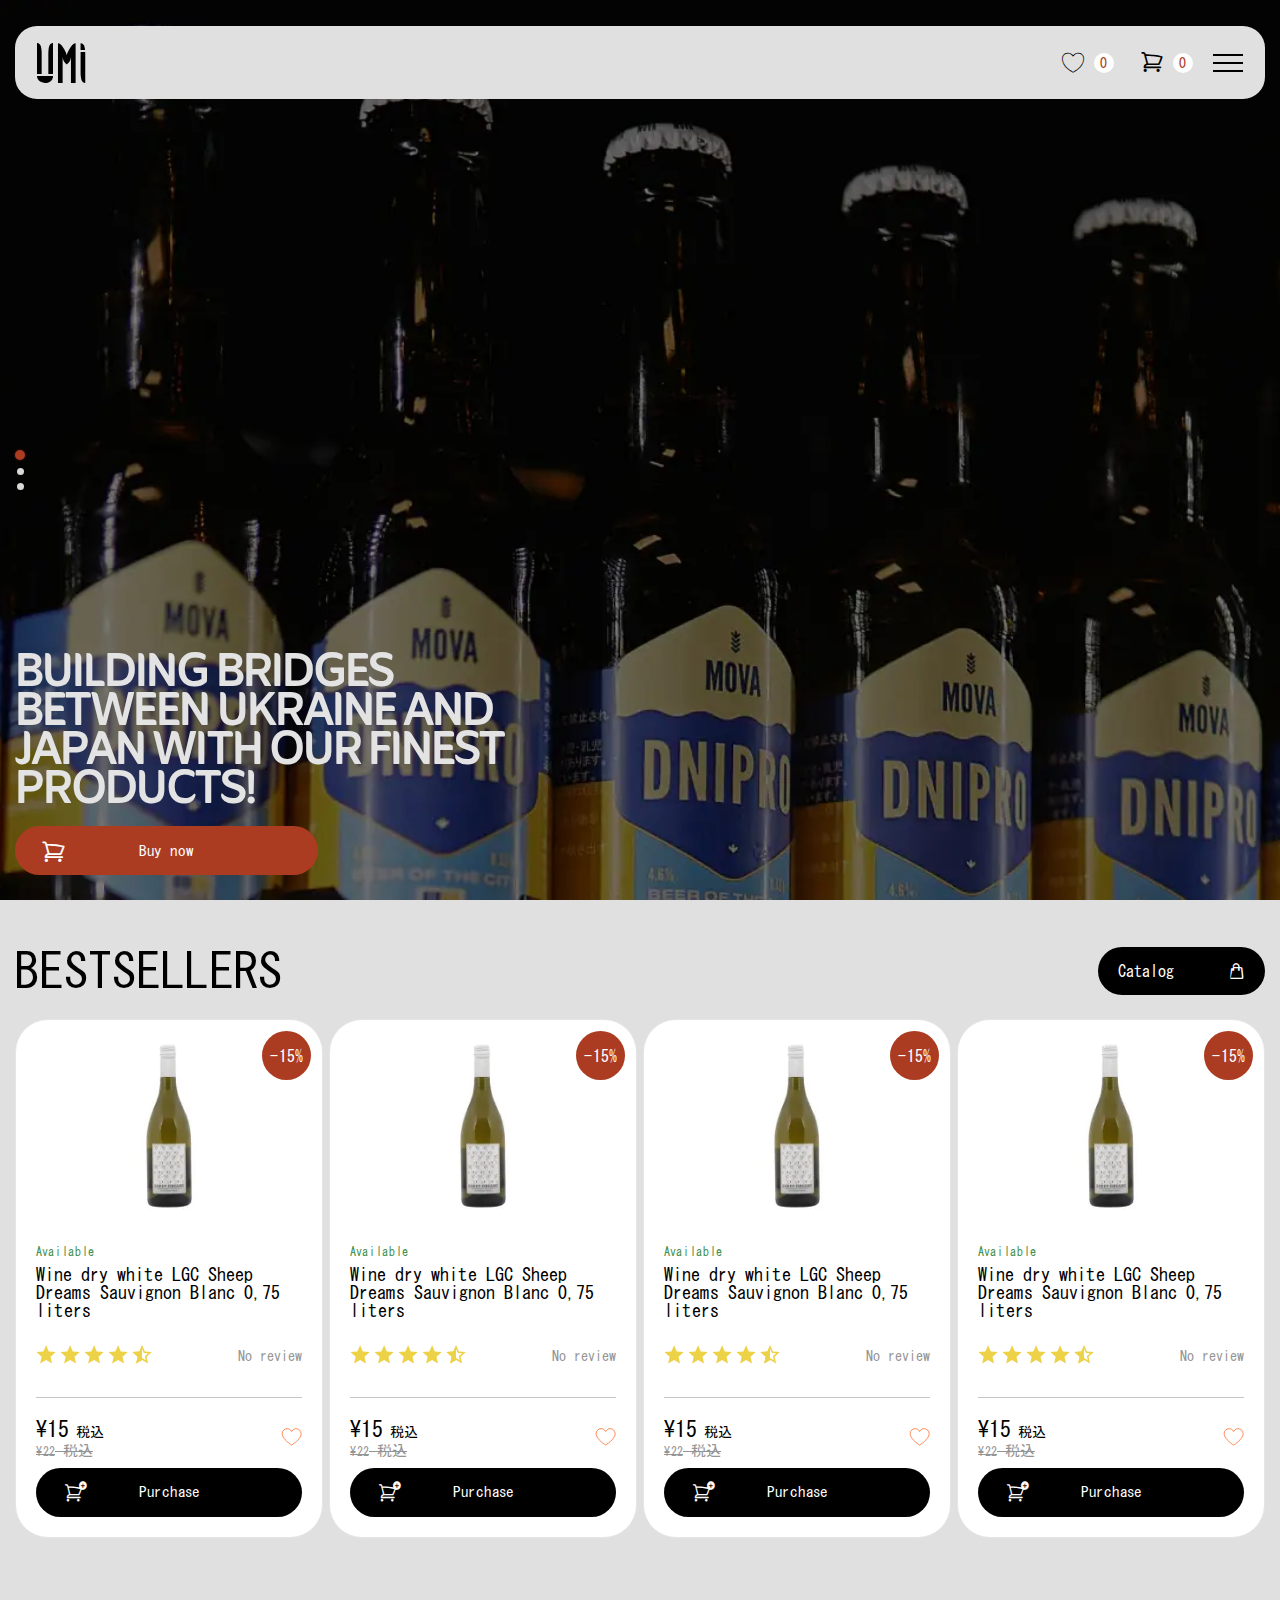
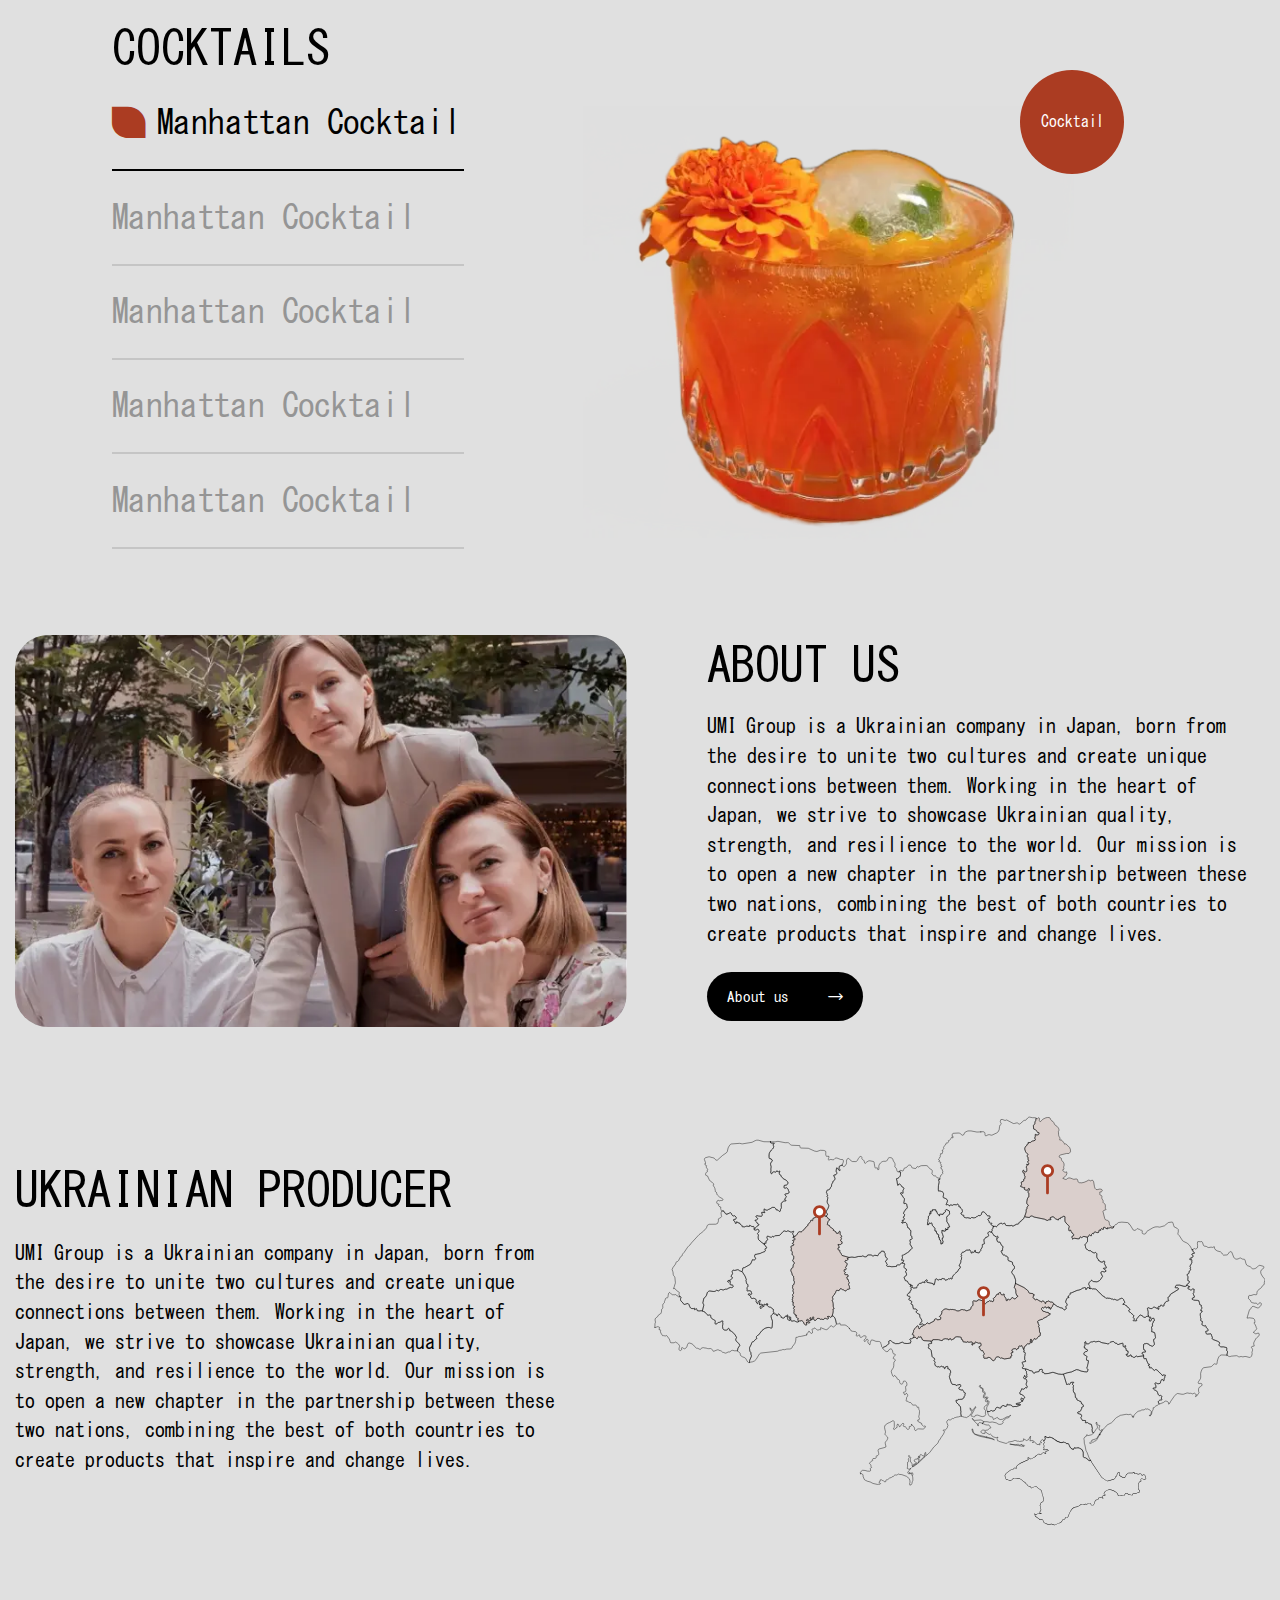
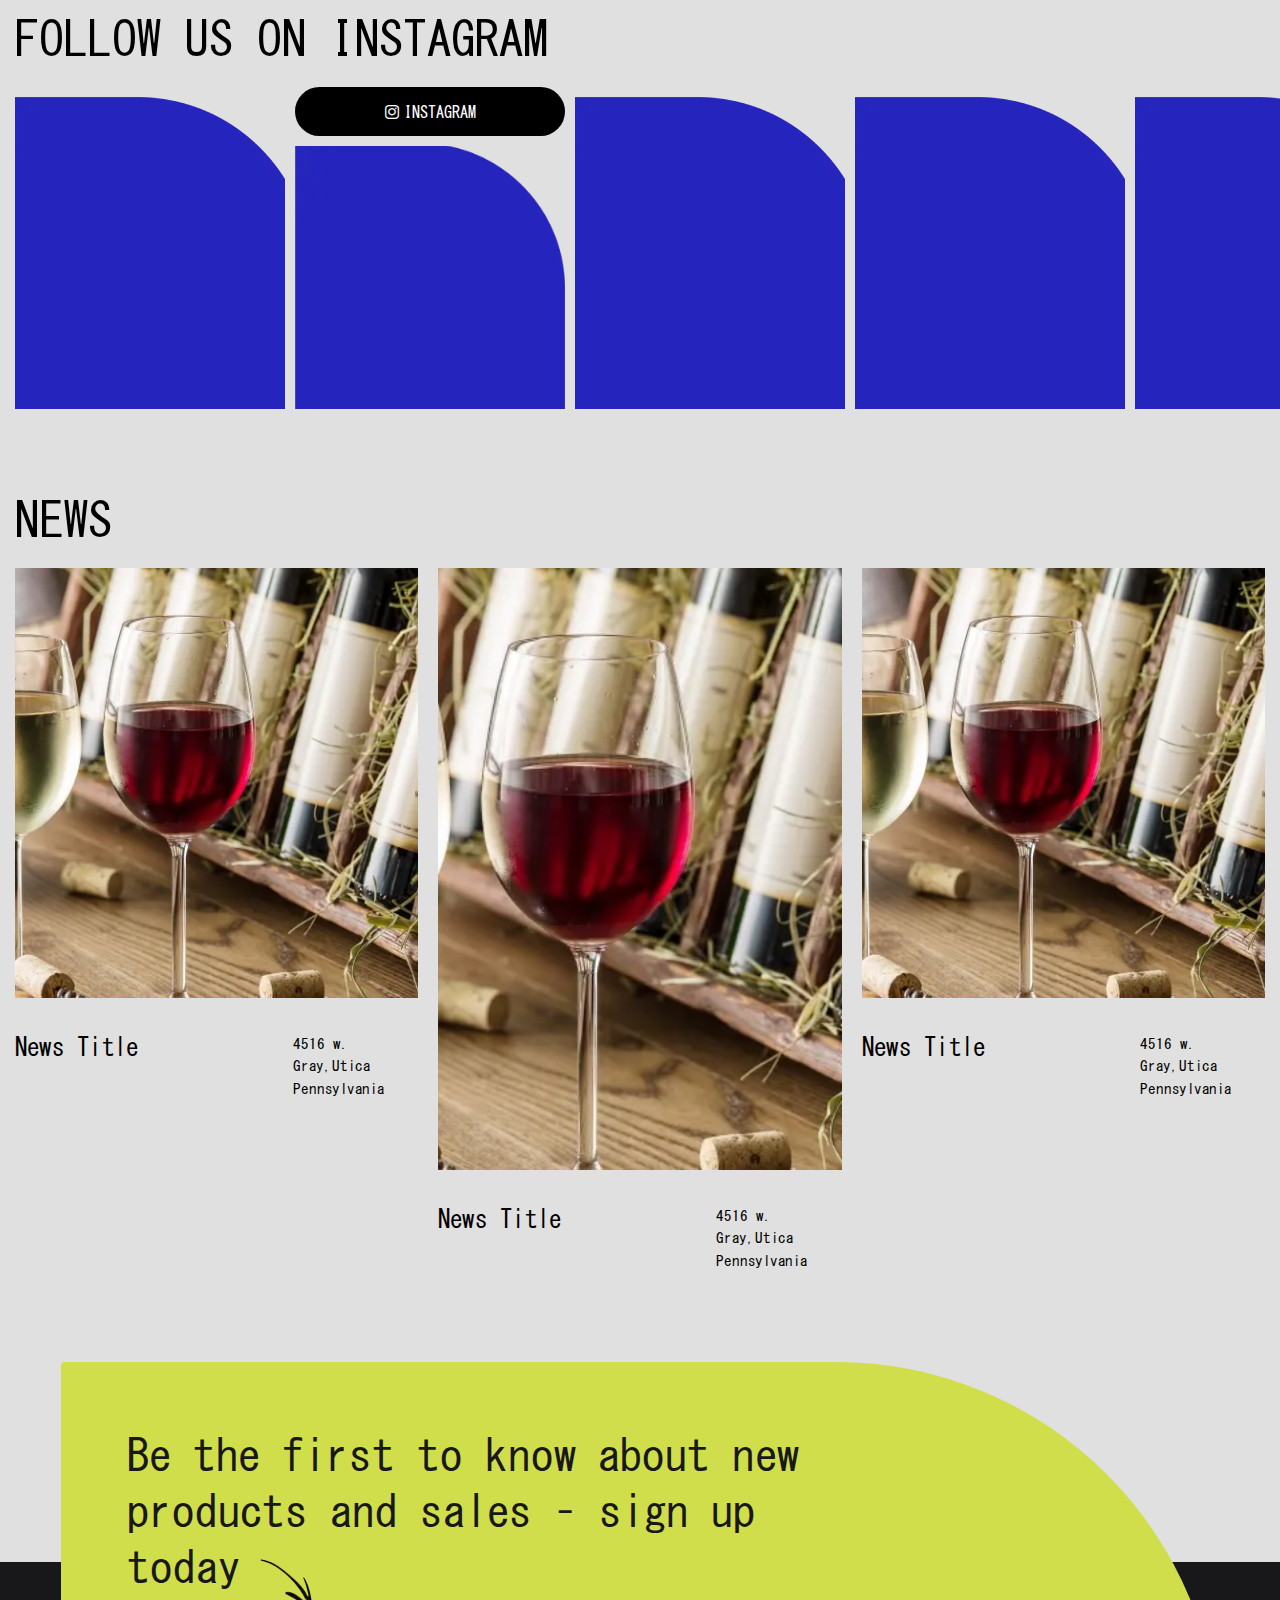
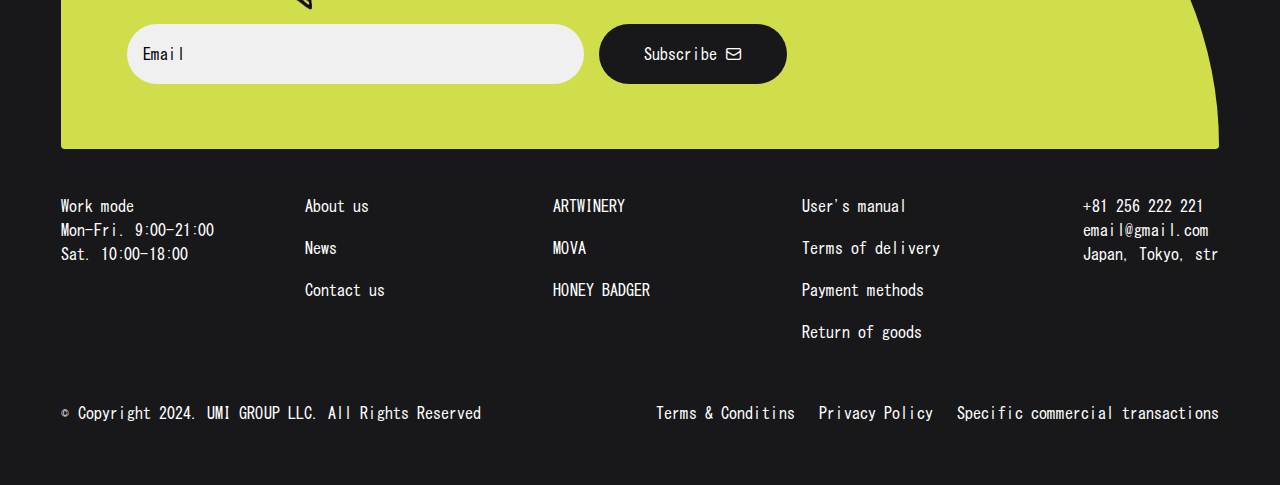
<file: home.html>
<!DOCTYPE html>
<html lang="en">

<head>
	<title>HomePage</title>
	<meta charset="UTF-8">
	<meta name="format-detection" content="telephone=no">
	<!-- <style>body{opacity: 0;}</style> -->
	<link rel="stylesheet" href="css/style.min.css?_v=20241031060832">
	<link rel="shortcut icon" href="favicon.ico">
	<!-- <meta name="robots" content="noindex, nofollow"> -->
	<meta name="viewport" content="width=device-width, initial-scale=1.0">
</head>

<body>
	<div class="wrapper">
		<header class="header">
			<div class="header__container">
				<div class="header__body">
					<a href="home.html" class="header__logo"><img src="img/logo-black.svg" alt="logo"></a>
					<div class="header__actions actions-header">
						<!-- <a href="#" class="actions-header__user user-actions-header">
               <div class="user-actions-header__icon _icon-user"></div>
               <div class="user-actions-header__title">Log in</div>
            </a> -->
						<a href="favorites.html" class="actions-header__favourite favourite-actions-header">
							<div class="favourite-actions-header__icon _icon-favourite"></div>
							<div class="favourite-actions-header__value"><span>0</span></div>
						</a>
						<a href="#" class="actions-header__cart cart-actions-header">
							<div class="cart-actions-header__icon _icon-cart"></div>
							<div class="cart-actions-header__value"><span>0</span></div>
						</a>
					</div>
					<button type="button" class="menu__icon icon-menu"><span></span></button>
					<div class="header__menu menu">
						<div class="menu__container">
							<div class="menu__top top-menu">
								<a href="home.html" class="top-menu__logo"><img src="img/logo-black.svg" alt="logo"></a>
								<div class="top-menu__languages">
									<a href="#" class="top-menu__language">ENG</a>
									<a href="#" class="top-menu__language">JP</a>
								</div>
							</div>
							<div class="menu__content">
								<nav class="menu__body">
									<ul class="menu__list">
										<li class="menu__item"><a href="catalog.html" class="menu__link">Catalog</a></li>
										<li class="menu__item"><a href="about.html" class="menu__link">About us</a></li>
										<li class="menu__item"><a href="#" class="menu__link">User’s manual</a></li>
										<li class="menu__item"><a href="news.html" class="menu__link">News</a></li>
										<li class="menu__item"><a href="#" class="menu__link">Contact us</a></li>
									</ul>
								</nav>
								<div class="menu__products products-menu">
									<div class="products-menu__items">
										<a href="#" class="products-menu__item item-products-menu">
											<h2 class="item-products-menu__title">MOVA</h2>
											<img src="img/header/menu/image_mova.webp" alt="mova image">
										</a>
										<a href="#" class="products-menu__item item-products-menu">
											<h2 class="item-products-menu__title">Honey Badger</h2>
											<img src="img/header/menu/image_2.webp" alt="image">
										</a>
										<a href="#" class="products-menu__item item-products-menu">
											<h2 class="item-products-menu__title">Artwinery</h2>
											<img src="img/header/menu/image_3.webp" alt="image">
										</a>
									</div>
								</div>
							</div>
						</div>

					</div>
				</div>
			</div>
		</header>
		<main class="page">
			<section class="page__hero hero">
				<div class="hero__body">
					<div class="hero__slider swiper slider-hero">
						<div class="slider-hero__wrapper swiper-wrapper">
							<div class="slider-hero__slide swiper-slide slide-hero">
								<div class="slide-hero__content">
									<div class="slide-hero__container">
										<h1 class="slide-hero__title">Building bridges between Ukraine and Japan with our finest products!</h1>
										<a href="catalog.html" class="slide-hero__button button button_red _icon-cart"><span>Buy now</span></a>
									</div>
								</div>
								<img src="img/home/hero/image_2.webp" class="slide-hero__image" alt="image">
							</div>
							<div class="slider-hero__slide swiper-slide slide-hero">
								<div class="slide-hero__content">
									<div class="slide-hero__container">
										<h1 class="slide-hero__title">Building bridges between Ukraine and Japan with our finest products!</h1>
										<a href="catalog.html" class="slide-hero__button button button_red _icon-cart"><span>Buy now</span></a>
									</div>
								</div>
								<img src="img/home/hero/image.webp" class="slide-hero__image" alt="image">
							</div>
							<div class="slider-hero__slide swiper-slide slide-hero">
								<div class="slide-hero__content">
									<div class="slide-hero__container">
										<h1 class="slide-hero__title">Building bridges between Ukraine and Japan with our finest products!</h1>
										<a href="catalog.html" class="slide-hero__button button button_red _icon-cart"><span>Buy now</span></a>
									</div>
								</div>
								<img src="img/home/hero/image.webp" class="slide-hero__image" alt="image">
							</div>
						</div>
						<div class="slider-hero__controls">
							<div class="slider-hero-pagination"></div>
						</div>
					</div>
				</div>
			</section>
			<section class="page__bestsellers bestsellers-home">
				<div class="bestsellers-home__container">
					<div class="bestsellers-home__body">
						<div class="bestsellers-home__top">
							<h2 class="bestsellers-home__title title">Bestsellers</h2>
							<div class="bestsellers-home__button-box">
								<a href="catalog.html" class="bestsellers-home__button _icon-catalog"><span>Catalog</span></a>
							</div>
						</div>
						<div class="bestsellers-home__slider slider-bestsellers-home swiper">
							<div class="slider-bestsellers-home__wrapper swiper-wrapper">
								<div class="slider-bestsellers-home__slide swiper-slide">
									<article class="bestsellers-home__item product-card">
										<div class="product-card__lables">
											<div class="product-card__label product-card__label_sale">-15%</div>
										</div>
										<a href="product.html" class="product-card__image">
<!-- 											<img src="img/product-card/image_front.webp" alt="image"> -->
											<img src="img/product-card/image-base.webp" alt="image">
										</a>
										<div class="product-card__body">
											<div class="product-card__availability">Available</div>
											<a href="product.html" class="product-card__title-link">
												<h3 class="product-card__title">Wine dry white LGC Sheep Dreams Sauvignon Blanc 0,75 liters</h3>
											</a>
											<div class="product-card__reviews">
												<div class="product-card__rating">
													<div data-rating="" data-rating-value="4.5" class="rating"></div>
												</div>
												<div class="product-card__review-value"><span>No review</span> </div>
											</div>
											<div class="product-card__line"></div>
											<div class="product-card__row-prices">
												<div class="product-card__prices">
													<div class="product-card__price"><span>¥15</span> 税込</div>
													<div class="product-card__price product-card__price_old"><span>¥22</span> 税込</div>
												</div>
												<a href="#" class="product-card__link product-card__link_favourite">
													<svg class="product-card__link_favourite-svg" width="21" height="18" viewBox="0 0 21 18" fill="none" xmlns="http://www.w3.org/2000/svg">
														<path d="M10.3676 3.11975L10.6508 3.59272L10.9322 3.11866C11.7966 1.6621 13.3869 0.682129 15.2058 0.682129C17.9499 0.682129 20.1745 2.91121 20.1669 5.66181V5.66273C20.1669 7.04695 19.5874 8.4562 18.6827 9.80828C17.7797 11.1579 16.5695 12.4252 15.3492 13.5186C14.1302 14.6108 12.9098 15.5219 11.9933 16.1603C11.5354 16.4793 11.1541 16.7296 10.8878 16.9C10.7892 16.963 10.7065 17.015 10.6414 17.0555C10.5764 17.015 10.4936 16.963 10.3951 16.9C10.1288 16.7296 9.7475 16.4793 9.28956 16.1603C8.37308 15.5219 7.15265 14.6108 5.93369 13.5186C4.71339 12.4252 3.5032 11.1579 2.60017 9.80828C1.69548 8.4562 1.11597 7.04695 1.11597 5.66273C1.11597 2.91124 3.34133 0.682129 6.08525 0.682129C7.9039 0.682129 9.49487 1.66198 10.3676 3.11975Z" fill="#AB3C22" stroke="#FF5000" stroke-width="0.65721" />
													</svg>
												</a>
											</div>
											<a href="#" class="product-card__button button _icon-cart-button"><span>Purchase</span></a>
										</div>
									</article>
								</div>
								<div class="slider-bestsellers-home__slide swiper-slide">
									<article class="bestsellers-home__item product-card">
										<div class="product-card__lables">
											<div class="product-card__label product-card__label_sale">-15%</div>
										</div>
										<a href="product.html" class="product-card__image">
											<img src="img/product-card/image-base.webp" alt="image">
										</a>
										<div class="product-card__body">
											<div class="product-card__availability">Available</div>
											<a href="product.html" class="product-card__title-link">
												<h3 class="product-card__title">Wine dry white LGC Sheep Dreams Sauvignon Blanc 0,75 liters</h3>
											</a>
											<div class="product-card__reviews">
												<div class="product-card__rating">
													<div data-rating="" data-rating-value="4.5" class="rating"></div>
												</div>
												<div class="product-card__review-value"><span>No review</span> </div>
											</div>
											<div class="product-card__line"></div>
											<div class="product-card__row-prices">
												<div class="product-card__prices">
													<div class="product-card__price"><span>¥15</span> 税込</div>
													<div class="product-card__price product-card__price_old"><span>¥22</span> 税込</div>
												</div>
												<a href="#" class="product-card__link product-card__link_favourite">
													<svg class="product-card__link_favourite-svg" width="21" height="18" viewBox="0 0 21 18" fill="none" xmlns="http://www.w3.org/2000/svg">
														<path d="M10.3676 3.11975L10.6508 3.59272L10.9322 3.11866C11.7966 1.6621 13.3869 0.682129 15.2058 0.682129C17.9499 0.682129 20.1745 2.91121 20.1669 5.66181V5.66273C20.1669 7.04695 19.5874 8.4562 18.6827 9.80828C17.7797 11.1579 16.5695 12.4252 15.3492 13.5186C14.1302 14.6108 12.9098 15.5219 11.9933 16.1603C11.5354 16.4793 11.1541 16.7296 10.8878 16.9C10.7892 16.963 10.7065 17.015 10.6414 17.0555C10.5764 17.015 10.4936 16.963 10.3951 16.9C10.1288 16.7296 9.7475 16.4793 9.28956 16.1603C8.37308 15.5219 7.15265 14.6108 5.93369 13.5186C4.71339 12.4252 3.5032 11.1579 2.60017 9.80828C1.69548 8.4562 1.11597 7.04695 1.11597 5.66273C1.11597 2.91124 3.34133 0.682129 6.08525 0.682129C7.9039 0.682129 9.49487 1.66198 10.3676 3.11975Z" fill="#AB3C22" stroke="#FF5000" stroke-width="0.65721" />
													</svg>
												</a>
											</div>
											<a href="#" class="product-card__button button _icon-cart-button"><span>Purchase</span></a>
										</div>
									</article>
								</div>
								<div class="slider-bestsellers-home__slide swiper-slide">
									<article class="bestsellers-home__item product-card">
										<div class="product-card__lables">
											<div class="product-card__label product-card__label_sale">-15%</div>
										</div>
										<a href="product.html" class="product-card__image">
											<img src="img/product-card/image-base.webp" alt="image">
										</a>
										<div class="product-card__body">
											<div class="product-card__availability">Available</div>
											<a href="product.html" class="product-card__title-link">
												<h3 class="product-card__title">Wine dry white LGC Sheep Dreams Sauvignon Blanc 0,75 liters</h3>
											</a>
											<div class="product-card__reviews">
												<div class="product-card__rating">
													<div data-rating="" data-rating-value="4.5" class="rating"></div>
												</div>
												<div class="product-card__review-value"><span>No review</span> </div>
											</div>
											<div class="product-card__line"></div>
											<div class="product-card__row-prices">
												<div class="product-card__prices">
													<div class="product-card__price"><span>¥15</span> 税込</div>
													<div class="product-card__price product-card__price_old"><span>¥22</span> 税込</div>
												</div>
												<a href="#" class="product-card__link product-card__link_favourite">
													<svg class="product-card__link_favourite-svg" width="21" height="18" viewBox="0 0 21 18" fill="none" xmlns="http://www.w3.org/2000/svg">
														<path d="M10.3676 3.11975L10.6508 3.59272L10.9322 3.11866C11.7966 1.6621 13.3869 0.682129 15.2058 0.682129C17.9499 0.682129 20.1745 2.91121 20.1669 5.66181V5.66273C20.1669 7.04695 19.5874 8.4562 18.6827 9.80828C17.7797 11.1579 16.5695 12.4252 15.3492 13.5186C14.1302 14.6108 12.9098 15.5219 11.9933 16.1603C11.5354 16.4793 11.1541 16.7296 10.8878 16.9C10.7892 16.963 10.7065 17.015 10.6414 17.0555C10.5764 17.015 10.4936 16.963 10.3951 16.9C10.1288 16.7296 9.7475 16.4793 9.28956 16.1603C8.37308 15.5219 7.15265 14.6108 5.93369 13.5186C4.71339 12.4252 3.5032 11.1579 2.60017 9.80828C1.69548 8.4562 1.11597 7.04695 1.11597 5.66273C1.11597 2.91124 3.34133 0.682129 6.08525 0.682129C7.9039 0.682129 9.49487 1.66198 10.3676 3.11975Z" fill="#AB3C22" stroke="#FF5000" stroke-width="0.65721" />
													</svg>
												</a>
											</div>
											<a href="#" class="product-card__button button _icon-cart-button"><span>Purchase</span></a>
										</div>
									</article>
								</div>
								<div class="slider-bestsellers-home__slide swiper-slide">
									<article class="bestsellers-home__item product-card">
										<div class="product-card__lables">
											<div class="product-card__label product-card__label_sale">-15%</div>
										</div>
										<a href="product.html" class="product-card__image">
											<img src="img/product-card/image-base.webp" alt="image">
										</a>
										<div class="product-card__body">
											<div class="product-card__availability">Available</div>
											<a href="product.html" class="product-card__title-link">
												<h3 class="product-card__title">Wine dry white LGC Sheep Dreams Sauvignon Blanc 0,75 liters</h3>
											</a>
											<div class="product-card__reviews">
												<div class="product-card__rating">
													<div data-rating="" data-rating-value="4.5" class="rating"></div>
												</div>
												<div class="product-card__review-value"><span>No review</span> </div>
											</div>
											<div class="product-card__line"></div>
											<div class="product-card__row-prices">
												<div class="product-card__prices">
													<div class="product-card__price"><span>¥15</span> 税込</div>
													<div class="product-card__price product-card__price_old"><span>¥22</span> 税込</div>
												</div>
												<a href="#" class="product-card__link product-card__link_favourite">
													<svg class="product-card__link_favourite-svg" width="21" height="18" viewBox="0 0 21 18" fill="none" xmlns="http://www.w3.org/2000/svg">
														<path d="M10.3676 3.11975L10.6508 3.59272L10.9322 3.11866C11.7966 1.6621 13.3869 0.682129 15.2058 0.682129C17.9499 0.682129 20.1745 2.91121 20.1669 5.66181V5.66273C20.1669 7.04695 19.5874 8.4562 18.6827 9.80828C17.7797 11.1579 16.5695 12.4252 15.3492 13.5186C14.1302 14.6108 12.9098 15.5219 11.9933 16.1603C11.5354 16.4793 11.1541 16.7296 10.8878 16.9C10.7892 16.963 10.7065 17.015 10.6414 17.0555C10.5764 17.015 10.4936 16.963 10.3951 16.9C10.1288 16.7296 9.7475 16.4793 9.28956 16.1603C8.37308 15.5219 7.15265 14.6108 5.93369 13.5186C4.71339 12.4252 3.5032 11.1579 2.60017 9.80828C1.69548 8.4562 1.11597 7.04695 1.11597 5.66273C1.11597 2.91124 3.34133 0.682129 6.08525 0.682129C7.9039 0.682129 9.49487 1.66198 10.3676 3.11975Z" fill="#AB3C22" stroke="#FF5000" stroke-width="0.65721" />
													</svg>
												</a>
											</div>
											<a href="#" class="product-card__button button _icon-cart-button"><span>Purchase</span></a>
										</div>
									</article>
								</div>
							</div>
						</div>
					</div>
				</div>
			</section>
			<section class="page__cocktails cocktails-home">
				<div class="cocktails-home__container">
					<div class="cocktails-home__body">
						<h2 class="cocktails-home__title title">Cocktails</h2>
						<div class="cocktails-home__content">
							<div data-tabs class="cocktails-home__tabs tabs-cocktails-home">
								<nav data-tabs-titles class="tabs-cocktails-home__navigation">
									<button type="button" class="tabs-cocktails-home__title _tab-active">Manhattan Cocktail</button>
									<button type="button" class="tabs-cocktails-home__title">Manhattan Cocktail</button>
									<button type="button" class="tabs-cocktails-home__title">Manhattan Cocktail</button>
									<button type="button" class="tabs-cocktails-home__title">Manhattan Cocktail</button>
									<button type="button" class="tabs-cocktails-home__title">Manhattan Cocktail</button>
								</nav>
								<div data-tabs-body class="tabs-cocktails-home__content">
									<div class="tabs-cocktails-home__body">
										<div class="tabs-cocktails-home__image">
											<img src="img/home/cocktails/image.webp" alt="image">
										</div>
										<a href="single-cocktails.html" class="tabs-cocktails-home__link"><span>Cocktail</span></a>
									</div>
									<div class="tabs-cocktails-home__body">
										<div class="tabs-cocktails-home__image">
											<img src="img/home/cocktails/image_3.webp" alt="image">
										</div>
										<a href="single-cocktails.html" class="tabs-cocktails-home__link"><span>Cocktail</span></a>
									</div>
									<div class="tabs-cocktails-home__body">
										<div class="tabs-cocktails-home__image">
											<img src="img/home/cocktails/image.webp" alt="image">
										</div>
										<a href="single-cocktails.html" class="tabs-cocktails-home__link"><span>Cocktail</span></a>
									</div>
									<div class="tabs-cocktails-home__body">
										<div class="tabs-cocktails-home__image">
											<img src="img/home/cocktails/image_3.webp" alt="image">
										</div>
										<a href="single-cocktails.html" class="tabs-cocktails-home__link"><span>Cocktail</span></a>
									</div>
									<div class="tabs-cocktails-home__body">
										<div class="tabs-cocktails-home__image">
											<img src="img/home/cocktails/image.webp" alt="image">
										</div>
										<a href="single-cocktails.html" class="tabs-cocktails-home__link"><span>Cocktail</span></a>
									</div>
								</div>
							</div>
						</div>
					</div>
				</div>
			</section>
			<section class="page__about about-home">
				<div class="about-home__container">
					<div class="about-home__image">
						<img src="img/home/about/image.webp" alt="image">
					</div>
					<div class="about-home__body">
						<h2 class="about-home__title title">About us</h2>
						<div class="about-home__text">UMI Group is a Ukrainian company in Japan, born from the desire to unite two cultures and create unique connections between them. Working in the heart of Japan, we strive to showcase Ukrainian quality, strength, and resilience to the world. Our mission is to open a new chapter in the partnership between these two nations, combining the best of both countries to create products that inspire and change lives.</div>
						<a href="about.html" class="about-home__button button _icon-arrow">About us</a>
					</div>
				</div>
			</section>
			<section class="page__producers producers-home">
				<div class="producers-home__container">
					<div class="producers-home__body">
						<h2 class="producers-home__title title">Ukrainian producer</h2>
						<div class="producers-home__text">UMI Group is a Ukrainian company in Japan, born from the desire to unite two cultures and create unique connections between them. Working in the heart of Japan, we strive to showcase Ukrainian quality, strength, and resilience to the world. Our mission is to open a new chapter in the partnership between these two nations, combining the best of both countries to create products that inspire and change lives.</div>
					</div>
					<div class="producers-home__image image-producers">
						<div class="image-producers__map">
							<svg width="653" height="437" viewBox="0 0 653 437" fill="none" xmlns="http://www.w3.org/2000/svg">
								<path d="M417.865 342.075L419.507 343.241L420.935 343.364L422.621 342.878L424.224 343.244L425.91 344.216L427.764 345.433L429.452 346.649L430.716 347.379L432.234 347.987L433.582 348.472L435.606 348.715L437.041 348.229L438.305 348.35L439.654 349.079L440.667 349.808H441.846L442.859 350.537L443.447 351.871L443.954 352.964L444.629 354.054L445.472 354.903L446.568 355.751L448.002 355.992L448.593 355.023L448.929 354.417L450.364 354.659L451.459 354.538L452.977 354.416L454.663 354.78L456.35 355.87L457.36 356.961L458.12 358.655V360.229V362.285L458.289 363.614L459.048 364.58L461.239 365.184L462.925 366.513L464.191 367.841L465.033 368.082L465.98 367.478L467.518 370.523L477.914 385.92L483.281 389.692L484.622 389.811L491.024 388.018L491.781 387.497L492.769 386.443L492.917 385.946L492.958 385.486L493.118 385.141L493.641 385.009L493.833 384.84L494.4 384.058L494.52 383.81L494.636 382.871L494.961 381.914L495.438 381.146L496.021 380.795L496.902 380.871L496.988 381.38L496.705 382.173L496.514 383.093L496.769 383.724L497.386 384.231L500.116 385.876L501.539 386.359L502.852 386.082L503.916 384.69L504.404 383.134L504.533 382.901L505.527 382.286L506.306 381.506L507.013 381.251L511.167 381.281L511.722 380.984L512.308 380.502L512.884 380.671L513.152 381.309L512.844 382.231L513.307 382.206L513.645 381.955L513.96 381.653L514.348 381.498L515.039 381.641L516.186 382.405L516.925 382.58L519.046 382.088L519.771 382.23L520.685 383.428L521.302 383.984L521.868 383.81L522.52 383.147L523.12 383.034L523.682 383.352L524.215 383.986L524.849 385.74L525.111 386.947L524.84 387.497L523.664 387.818L523.227 387.843L522.818 387.727L521.744 387.146L520.9 387.016L520.2 387.172L519.724 387.715L519.548 388.738L519.676 389.101L519.911 389.309L520.013 389.54L519.771 389.98L519.466 390.153L518.644 390.208L518.321 390.33L517.847 391.013L517.441 392.063L517.15 393.171L516.841 396.183L516.82 397.293L517.037 398.373L518.026 399.49L518.5 400.252L518.428 401.027L517.95 401.489L515.339 402.442L512.111 402.592L511.723 402.702L511.364 402.943L511.222 403.24L511.016 404.112L510.875 404.374L510.163 404.549L506.961 403.84L504.906 402.564V402.943L503.778 402.442L502.965 403.254L502.354 404.436L501.811 405.036L499.043 404.863L496.554 405.321L495.826 404.975L495.508 403.833L495.291 403.319L494.215 401.997L493.779 401.582L491.439 400.097L488.825 399.073L487.253 398.809L485.693 398.817L484.205 399.135L482.882 399.772L480.973 401.314L480.659 401.743L480.567 402.331L480.382 402.746L480.271 403.145L480.392 403.677L480.603 403.911L481.647 404.377V404.689L481.169 404.913L479.986 404.836L479.431 405.038L479.002 405.621L478.946 406.284L479.183 407.827L477.455 406.464L477.307 406.668L476.934 406.929L476.69 407.163L475.787 406.62L475.167 407.043L474.34 408.728L473.688 409.303L472.127 409.671L471.491 409.981L470.603 411.636L469.833 413.86L468.836 415.445L467.276 415.19L466.893 414.649L466.561 413.948L466.124 413.337L465.412 413.077L464.2 413.014L463.825 413.077L463.394 413.29L463.121 413.556L462.882 413.837L462.589 414.083L461.938 414.206L460.757 413.919L460.23 414.276L459.648 414.525L457.138 414.083L455.835 414.568L453.293 416.282L451.934 416.896L449.05 417.522L447.851 418.045L446.957 419.01L446.925 418.87V418.741L446.886 418.671L446.732 418.696L445.3 420.734L445.105 421.088L444.755 421.54L443.525 423.693L442.113 427.387L441.756 428.047L441.447 428.146L440.636 428.04L440.125 428.051L439.736 428.002L439.578 428.048L439.4 428.228L439.39 428.377L439.4 428.537L439.307 428.737L438.562 429.971L438.089 430.354L436.379 430.714L435.931 431.279L435.597 432.047L435.113 432.885L434.716 433.288L433.491 434.138L432.99 434.294L432.163 434.417L428.264 436.266L427.536 436.365L426.71 436.228L424.441 435.332L423.991 435.348L423.231 435.612L422.836 435.677L420.437 435.616L419.704 435.426L416.973 434.139L416.479 433.675L416.278 432.728L416.061 432.263L414.973 430.854L414.552 430.501L413.903 430.54L413.132 430.777L412.357 430.83L411.703 430.312L411.256 429.829L407.372 427.084L407.107 426.478L407.072 425.897L407.063 425.872L407.204 426.027L408.305 425.781L408.607 425.625L409.404 425.019L409.734 424.937L410.509 424.993L410.903 424.951L411.198 424.764L411.72 424.581L413.567 424.544L414.306 424.246L413.807 424.054L412.628 423.824L412.308 423.55L412.255 422.797L412.572 422.172L413.007 421.626L413.317 421.094L413.467 420.28L413.409 419.729L413.048 418.7L412.819 417.303L412.627 416.535L412.307 415.888L412.592 415.655L412.719 415.477L412.822 415.192L413.069 414.163L413.384 413.251L413.873 412.596L415.271 412.11L415.665 411.477L415.913 410.592L416.05 409.596L416.041 408.434L415.643 406.436L415.538 405.576L415.434 405.274L414.799 403.993L414.676 403.532L414.551 402.218L413.978 400.137L413.073 398.938L410.604 397.328L408.591 395.501L407.981 395.232L406.486 395.438L405.131 395.964L403.864 396.728L403.034 396.956L402.663 396.47L402.327 395.751L401.548 395.352L399.925 394.884L399.375 394.362L398.108 392.77L397.212 392.243L396.906 391.806L396.493 391.034L396.159 390.786L395.523 390.524L395.215 390.334L392.807 388.264L391.507 387.4L390.014 386.798L384.627 386.33L383.844 386.447L383.275 386.852L381.999 388.248L381.48 388.549H378.892L378.122 388.291L376.865 387.63L376.051 387.5L375.075 384.706L374.922 383.989L375.409 382.618L376.495 381.453L380.773 378.184L381.478 377.981L382.313 377.909L382.986 377.698L383.55 377.375L384.065 376.96L384.395 376.574L384.61 376.226L384.901 375.968L385.447 375.87L385.812 375.93L386.512 376.195L386.928 376.255L387.433 376.084L387.5 375.68L387.378 375.206L387.324 374.815L387.399 374.375L387.535 374.09L387.787 373.724L388.889 372.591L391.367 370.916L399.556 367.103L400.015 366.749L400.191 366.124L400.026 365.929L399.675 365.739L399.403 365.435L399.456 364.901L399.763 364.611L400.103 364.825L400.69 365.609L401.966 366.342L403.241 366.194L405.869 364.547L407.174 363.982L407.368 363.645L408.465 362.424L409.007 362.199L410.524 361.209L411.074 360.98L411.34 361.089L411.996 361.578L412.435 361.685L412.807 361.634L413.676 361.366L414.549 360.271L415.283 359.793L415.699 359.617L416.049 359.563L416.429 359.655L416.834 359.861L417.157 360.14L417.284 360.463L417.46 360.729L417.866 360.769L418.642 360.655L418.695 360.044L418.622 358.814L418.71 357.868L419.257 358.114L419.858 357.786L421.092 357.464L421.728 357.081L421.064 356.498L420.374 356.138L418.31 355.586L417.398 355.663L416.987 355.839L416.738 356.162L416.488 356.315L416.048 355.985L416.719 355.078L417.022 354.481L416.904 354.21L416.488 354.037L416.454 353.607L416.649 353.095L416.904 352.651L416.856 352.277L416.398 350.486L416.34 349.902L416.733 349.355L417.081 348.745L416.903 347.983L416.36 346.927L417.513 345.716L417.911 344.425L417.556 342.485L417.865 342.075ZM417.772 341.469L417.514 341.81L417.201 342.224L417.085 342.378L417.119 342.568L417.455 344.403L417.119 345.492L416.038 346.628L415.822 346.854L415.965 347.131L416.483 348.139L416.609 348.681L416.358 349.121L415.978 349.65L415.881 349.785L415.898 349.95L415.956 350.533L415.959 350.566L415.967 350.599L416.419 352.363L416.444 352.564L416.263 352.88L416.245 352.91L416.233 352.943L416.039 353.455L416.003 353.547L416.011 353.644L416.045 354.074L416.066 354.344L416.316 354.446L416.504 354.524L416.34 354.848L415.69 355.727L415.431 356.078L415.78 356.34L416.219 356.67L416.458 356.849L416.713 356.694L416.964 356.541L417.034 356.498L417.084 356.433L417.262 356.202L417.502 356.099L418.267 356.034L420.21 356.553L420.808 356.866L420.981 357.017L420.915 357.057L419.742 357.362L419.69 357.376L419.642 357.401L419.233 357.625L418.886 357.469L418.324 357.217L418.267 357.83L418.179 358.776L418.176 358.809L418.177 358.843L418.249 360.04L418.229 360.273L417.85 360.328L417.706 360.314L417.671 360.262L417.562 359.982L417.523 359.881L417.44 359.81L417.117 359.531L417.076 359.496L417.029 359.471L416.623 359.266L416.578 359.243L416.529 359.23L416.15 359.138L416.064 359.117L415.978 359.13L415.628 359.185L415.574 359.193L415.524 359.214L415.107 359.39L415.071 359.405L415.039 359.426L414.306 359.903L414.246 359.942L414.202 359.997L413.413 360.986L412.707 361.204L412.455 361.238L412.183 361.172L411.6 360.737L411.555 360.703L411.503 360.682L411.237 360.573L411.069 360.505L410.901 360.574L410.351 360.803L410.313 360.819L410.279 360.841L408.796 361.809L408.291 362.018L408.2 362.056L408.133 362.13L407.036 363.35L407.005 363.385L406.982 363.425L406.862 363.636L405.69 364.144L405.66 364.157L405.631 364.174L403.088 365.768L402.056 365.888L400.985 365.272L400.452 364.561L400.404 364.495L400.335 364.452L399.996 364.238L399.707 364.056L399.459 364.29L399.151 364.58L399.032 364.692L399.016 364.856L398.963 365.39L398.945 365.582L399.073 365.727L399.345 366.031L399.396 366.088L399.464 366.124L399.696 366.25L399.629 366.488L399.325 366.723L391.18 370.515L391.148 370.53L391.119 370.549L388.64 372.225L388.603 372.25L388.571 372.283L387.47 373.415L387.444 373.442L387.423 373.472L387.17 373.837L387.15 373.867L387.135 373.898L387 374.183L386.973 374.238L386.963 374.297L386.887 374.738L386.876 374.806L386.885 374.873L386.94 375.264L386.943 375.289L386.95 375.312L387.048 375.697L387.039 375.749L386.884 375.802L386.619 375.764L385.966 375.516L385.924 375.5L385.881 375.493L385.516 375.434L385.441 375.421L385.366 375.434L384.82 375.533L384.698 375.555L384.606 375.637L384.315 375.894L384.267 375.938L384.233 375.992L384.037 376.31L383.755 376.64L383.299 377.007L382.807 377.288L382.225 377.47L381.438 377.538L381.396 377.542L381.354 377.553L380.649 377.755L380.569 377.778L380.503 377.828L376.225 381.098L376.196 381.121L376.17 381.148L375.084 382.312L375.021 382.379L374.991 382.465L374.504 383.837L374.462 383.954L374.488 384.076L374.641 384.792L374.647 384.82L374.656 384.846L375.632 387.64L375.718 387.888L375.978 387.929L376.721 388.048L377.914 388.675L377.944 388.692L377.978 388.703L378.748 388.962L378.816 388.985H378.888H381.476H381.595L381.697 388.925L382.215 388.624L382.273 388.59L382.319 388.54L383.563 387.178L384.009 386.861L384.636 386.767L389.906 387.226L391.296 387.786L392.536 388.611L394.924 390.663L394.95 390.686L394.979 390.705L395.287 390.895L395.317 390.914L395.351 390.928L395.936 391.168L396.147 391.326L396.514 392.011L396.527 392.033L396.542 392.055L396.847 392.492L396.902 392.57L396.985 392.618L397.81 393.104L399.027 394.633L399.046 394.657L399.068 394.678L399.618 395.199L399.695 395.273L399.798 395.303L401.38 395.76L401.987 396.071L402.258 396.654L402.278 396.697L402.307 396.735L402.678 397.221L402.859 397.458L403.146 397.379L403.976 397.15L404.034 397.134L404.086 397.102L405.321 396.358L406.592 395.864L407.911 395.682L408.341 395.872L410.302 397.65L410.328 397.674L410.357 397.693L412.763 399.261L413.571 400.332L414.111 402.295L414.233 403.571L414.236 403.607L414.246 403.643L414.369 404.104L414.38 404.147L414.4 404.186L415.022 405.441L415.102 405.672L415.202 406.487L415.598 408.475L415.606 409.564L415.478 410.499L415.255 411.294L414.977 411.741L413.725 412.176L413.597 412.22L413.516 412.329L413.028 412.984L412.987 413.038L412.965 413.102L412.65 414.014L412.397 415.06L412.323 415.265L412.264 415.346L412.025 415.543L411.755 415.764L411.91 416.078L412.209 416.682L412.389 417.403L412.609 418.765L412.616 418.803L412.628 418.839L412.971 419.819L413.017 420.257L412.893 420.932L412.638 421.37L412.222 421.89L412.194 421.926L412.174 421.966L411.857 422.591L411.802 422.7L411.811 422.82L411.864 423.573L411.877 423.757L412.017 423.876L412.304 424.122L411.706 424.135L411.636 424.136L411.57 424.159L411.047 424.342L411 424.359L410.956 424.386L410.748 424.519L410.496 424.546L409.76 424.493L409.69 424.487L409.621 424.504L409.291 424.587L409.203 424.609L409.131 424.663L408.365 425.246L408.148 425.359L407.352 425.536L405.857 423.893L406.632 425.983L406.663 426.499L406.667 426.576L406.698 426.647L406.962 427.253L407.012 427.366L407.112 427.437L410.958 430.155L411.374 430.605L411.397 430.629L411.423 430.65L412.077 431.168L412.211 431.274L412.381 431.262L413.156 431.21L413.207 431.206L413.256 431.191L413.976 430.97L414.397 430.945L414.647 431.155L415.676 432.487L415.852 432.863L416.042 433.76L416.07 433.894L416.171 433.989L416.664 434.453L416.716 434.5L416.779 434.53L419.51 435.817L419.547 435.834L419.587 435.845L420.32 436.035L420.368 436.047L420.418 436.048L422.818 436.11L422.859 436.111L422.901 436.104L423.296 436.038L423.333 436.032L423.369 436.02L424.066 435.778L424.358 435.768L426.542 436.63L426.585 436.647L426.631 436.655L427.457 436.792L427.522 436.803L427.588 436.794L428.316 436.695L428.384 436.687L428.446 436.658L432.285 434.836L433.048 434.723L433.082 434.718L433.114 434.708L433.615 434.552L433.679 434.532L433.735 434.493L434.96 433.643L434.993 433.619L435.022 433.59L435.419 433.187L435.459 433.147L435.487 433.099L435.971 432.261L435.984 432.239L435.993 432.216L436.304 431.501L436.618 431.105L438.173 430.778L438.276 430.756L438.359 430.689L438.833 430.306L438.893 430.258L438.932 430.192L439.677 428.957L439.689 428.937L439.699 428.916L439.792 428.716L439.84 428.614L439.832 428.502L439.828 428.454L440.061 428.483L440.093 428.487L440.125 428.486L440.604 428.476L441.382 428.578L441.478 428.59L441.572 428.56L441.881 428.461L442.05 428.408L442.134 428.251L442.492 427.591L442.506 427.565L442.516 427.538L443.916 423.876L445.115 421.779L445.445 421.352L445.467 421.325L445.483 421.295L445.667 420.962L446.632 419.589L446.706 419.916L447.274 419.302L448.106 418.404L449.181 417.936L452.023 417.319L452.069 417.31L452.111 417.29L453.47 416.676L453.504 416.661L453.534 416.64L456.033 414.955L457.174 414.53L459.566 414.952L459.696 414.975L459.816 414.923L460.398 414.673L460.437 414.656L460.471 414.633L460.837 414.386L461.829 414.626L461.922 414.648L462.015 414.63L462.665 414.507L462.778 414.486L462.866 414.412L463.159 414.166L463.187 414.142L463.211 414.114L463.45 413.833L463.645 413.645L463.956 413.491L464.22 413.446L465.316 413.503L465.838 413.694L466.174 414.163L466.489 414.828L466.506 414.862L466.528 414.894L466.91 415.435L467.017 415.585L467.199 415.615L468.76 415.869L469.048 415.916L469.203 415.669L470.2 414.083L470.226 414.041L470.243 413.993L471.001 411.804L471.805 410.304L472.269 410.079L473.782 409.723L473.889 409.697L473.972 409.624L474.624 409.049L474.689 408.991L474.728 408.913L475.503 407.333L475.794 407.134L476.455 407.531L476.744 407.705L476.987 407.472L477.207 407.261L477.498 407.056L478.901 408.164L479.779 408.856L479.609 407.752L479.38 406.262L479.421 405.773L479.698 405.397L480.041 405.272L481.132 405.343L481.245 405.35L481.348 405.302L481.826 405.078L482.079 404.959V404.68V404.368V404.083L481.818 403.967L480.86 403.54L480.788 403.461L480.717 403.149L480.79 402.889L480.962 402.504L480.985 402.45L480.994 402.392L481.069 401.91L481.286 401.614L483.111 400.14L484.341 399.548L485.732 399.251L487.209 399.244L488.698 399.494L491.231 400.485L493.498 401.924L493.883 402.29L494.901 403.541L495.083 403.972L495.394 405.087L495.448 405.279L495.629 405.365L496.357 405.712L496.485 405.773L496.625 405.748L499.061 405.299L501.773 405.47L501.986 405.483L502.128 405.326L502.671 404.725L502.709 404.683L502.736 404.633L503.316 403.512L503.866 402.962L504.719 403.34L505.337 403.614V403.351L506.72 404.209L506.783 404.249L506.857 404.264L510.059 404.974L510.159 404.996L510.259 404.971L510.971 404.796L511.161 404.75L511.254 404.577L511.395 404.315L511.422 404.264L511.435 404.208L511.631 403.381L511.7 403.235L511.902 403.101L512.174 403.023L515.35 402.877L515.418 402.873L515.481 402.85L518.093 401.897L518.181 401.865L518.248 401.8L518.726 401.339L518.843 401.225L518.858 401.063L518.93 400.289L518.944 400.141L518.866 400.015L518.391 399.253L518.372 399.221L518.347 399.194L517.436 398.166L517.253 397.249L517.274 396.187L517.577 393.245L517.853 392.194L518.231 391.216L518.598 390.687L518.733 390.636L519.49 390.586L519.59 390.579L519.678 390.529L519.984 390.356L520.092 390.294L520.152 390.185L520.393 389.745L520.497 389.555L520.41 389.357L520.307 389.126L520.269 389.038L520.197 388.974L520.048 388.842L519.996 388.693L520.131 387.905L520.432 387.563L520.91 387.455L521.596 387.561L522.603 388.106L522.646 388.129L522.693 388.142L523.102 388.258L523.173 388.278L523.247 388.274L523.685 388.249L523.731 388.247L523.776 388.234L524.952 387.913L525.143 387.861L525.23 387.683L525.501 387.133L525.568 386.996L525.536 386.847L525.274 385.64L525.268 385.611L525.258 385.584L524.624 383.829L524.597 383.756L524.547 383.697L524.015 383.063L523.964 383.002L523.894 382.963L523.332 382.646L523.192 382.567L523.033 382.596L522.434 382.709L522.298 382.735L522.202 382.833L521.627 383.417L521.407 383.485L521.005 383.122L520.116 381.957L520.015 381.824L519.852 381.792L519.127 381.65L519.035 381.632L518.943 381.653L516.922 382.121L516.362 381.988L515.279 381.268L515.208 381.22L515.124 381.203L514.433 381.06L514.304 381.034L514.181 381.082L513.793 381.237L513.713 381.269L513.651 381.328L513.579 381.397L513.617 381.283L513.553 381.131L513.285 380.494L513.204 380.301L513.004 380.242L512.427 380.073L512.203 380.007L512.022 380.155L511.471 380.61L511.053 380.833L507.011 380.804L506.933 380.803L506.859 380.83L506.152 381.084L506.06 381.117L505.99 381.187L505.248 381.93L504.297 382.517L504.199 382.578L504.144 382.679L504.015 382.912L503.994 382.951L503.981 382.993L503.516 384.476L502.599 385.677L501.564 385.894L500.301 385.465L497.639 383.862L497.133 383.446L496.97 383.042L497.127 382.283L497.4 381.519L497.439 381.411L497.419 381.298L497.333 380.788L497.276 380.452L496.936 380.423L496.055 380.348L495.912 380.335L495.79 380.409L495.207 380.76L495.117 380.815L495.06 380.904L494.583 381.672L494.557 381.715L494.541 381.763L494.216 382.72L494.201 382.763L494.196 382.808L494.089 383.675L494.017 383.822L493.502 384.533L493.427 384.599L493.008 384.704L492.804 384.755L492.716 384.946L492.556 385.292L492.524 385.361L492.517 385.438L492.481 385.854L492.375 386.208L491.49 387.152L490.832 387.605L484.578 389.357L483.435 389.255L478.231 385.597L467.895 370.29L466.37 367.269L466.151 366.835L465.741 367.097L464.961 367.595L464.425 367.442L463.242 366.201L463.221 366.178L463.196 366.158L461.511 364.83L461.441 364.774L461.356 364.75L459.303 364.184L458.709 363.428L458.558 362.247V360.218V358.645V358.551L458.52 358.464L457.76 356.77L457.73 356.704L457.681 356.651L456.67 355.561L456.633 355.52L456.586 355.49L454.899 354.4L454.831 354.356L454.752 354.339L453.067 353.976L453.004 353.962L452.939 353.967L451.421 354.088L450.374 354.205L449 353.972L448.692 353.921L448.541 354.193L448.205 354.799L447.779 355.498L446.747 355.324L445.761 354.562L444.974 353.769L444.339 352.744L443.844 351.675L443.259 350.347L443.211 350.238L443.114 350.167L442.101 349.439L441.986 349.356H441.844H440.807L439.909 348.71L439.886 348.693L439.862 348.68L438.512 347.951L438.434 347.909L438.345 347.9L437.081 347.779L436.987 347.77L436.897 347.8L435.558 348.254L433.683 348.028L432.382 347.56L430.908 346.97L429.69 346.266L428.021 345.063L426.15 343.835L424.443 342.85L424.386 342.816L424.321 342.801L422.717 342.435L422.607 342.41L422.497 342.441L420.89 342.906L419.664 342.8L418.12 341.704L417.772 341.469Z" fill="black" />
								<path d="M349.001 16.8224L351.223 16.6175L352.41 16.8638L353.254 17.6544L353.451 18.6164L353.46 19.7008L353.615 20.603L354.278 21.0199L354.887 20.902L356.814 19.9312L358.128 19.8036L360.303 20.3814L360.969 20.3357L365.945 17.9797L367.549 16.6984L368.598 14.4331L369.034 10.8881L369.374 9.84251L369.722 9.47052L370.166 9.21021L370.569 8.85493L370.774 8.18921L370.64 7.68619L369.96 6.45941L369.781 5.82711L370.289 3.80005L371.76 3.49138L374.879 4.65221L376.607 4.11664L383.725 7.90077L384.815 7.8823L386.955 7.31508L388.015 7.29573L388.625 7.59913L389.7 8.47678L390.358 8.54802L391.004 8.20504L394.734 4.86063L395.39 4.53701L395.716 4.56251L396.191 4.82633L396.523 4.74279L396.803 4.43763L397.225 3.61098L397.58 3.39992L398.27 3.14049L398.735 2.68847L399.667 1.52501L400.254 1.09762L400.746 1L404.281 1.68858L406.617 1.67363L407.239 1.80994L408.12 2.45455L407.996 2.73157L407.72 3.7297L407.619 4.67859L407.524 5.05058L407.059 5.73653L406.879 6.14194L406.806 6.59308L406.717 7.68707L406.633 8.11974L406.265 8.70895L405.321 9.69125L405.131 10.3886L405.336 13.1852L405.422 13.7383L405.585 13.8421L407.16 14.3829L407.328 14.5016L408.154 15.3239L408.81 16.264L409.219 16.6773L409.326 16.8321L409.41 17.008L409.472 17.1935L409.561 17.3633L409.69 17.4996L409.888 17.5831L411.002 17.6579L411.159 17.737L411.221 17.9067L411.243 18.116L411.199 18.4335L411.103 18.8117L410.862 19.4211L410.661 19.6884L410.448 19.8415L409.675 20.0587L408.827 20.1589L408.363 20.1167L408.161 20.0595L408.021 19.9338L407.943 19.7649L407.876 19.5768L407.79 19.422L407.678 19.3129H407.516L407.353 19.3842L407.218 19.6023L407.14 19.9646L407.157 21.8843L407.123 22.1446L407.05 22.4208L406.86 22.7813L406.692 22.9801L406.529 23.1331L406.423 23.2606L406.395 23.4119L406.643 23.5508L407.184 24.541L407.272 25.1558L406.882 25.8461L404.859 26.5373L404.013 26.6464L403.483 26.8961L402.198 27.9954L401.781 28.2451L400.161 28.1238L399.455 28.3322L399.707 29.0428V29.4781L398.798 29.7155L398.383 30.5536L398.038 31.4541L397.34 31.8736L396.862 32.3388L396.259 33.4618L395.891 34.8372L396.108 36.0587L396.306 36.4932L396.724 37.8527L396.959 38.2986L397.215 38.6724L399.185 40.6581L399.166 41.3062L398.595 42.0942L398.522 42.7133L398.623 43.2339L398.803 43.4485L399.01 43.5795L399.195 43.6393L399.301 43.8169L399.357 44.0632L399.514 46.3971L399.637 46.6618L399.813 46.8421L399.981 46.9626L400.121 47.0963L400.21 47.2598L400.222 47.4313L400.172 47.5905L399.953 47.7163L399.341 47.9009L399.196 48.1032L399.106 48.4427L399.162 49.199L399.269 49.5727L399.409 49.8321L400.128 50.4829L400.256 50.6271L400.346 50.7977L400.402 50.9595L400.301 51.1847L399.78 51.8829L399.747 51.9102L399.645 51.9674L399.522 51.9436L399.274 51.8504L398.21 51.284H398.081L398.048 51.416L398.378 52.5891L398.406 52.8142L398.378 53.0587L398.204 53.3762L398.031 53.5529L397.851 53.6725L397.683 53.7622L397.58 54.0225L397.557 54.4482L397.727 55.361L397.901 55.7559L398.08 56.0373L398.343 56.2791L398.377 56.4313L398.354 56.557L398.226 56.7725L398.097 56.9431L398.007 57.1761L397.968 57.4778L398.051 57.9395L398.085 58.2789L398.09 58.5885L397.962 58.9499L397.81 59.1487L397.653 59.2955L397.31 59.4477L396.537 59.6095L396.078 59.6051L395.853 59.5409L395.663 59.4512L395.51 59.3316L395.392 59.1847L395.302 59.0308L395.056 58.315L394.994 58.176L394.933 58.0907L394.81 57.9773L394.619 57.9025L394.406 57.8638L394.205 57.8937L394.076 58.0256L393.953 58.1962L393.707 58.767L393.662 58.9191L393.673 59.0581L393.723 59.2463L393.886 59.6271L394.217 60.2541L394.357 60.6692L394.469 60.9022L394.637 61.0244L394.833 61.0482L395.248 61.0359L395.421 61.0922L395.552 61.2179L395.641 61.378L395.675 61.6216L395.658 61.9065L395.522 62.3919L395.45 62.7235L395.432 63.0365L395.589 63.3558L395.747 63.5528L396.201 63.9705L396.291 64.1253L396.308 64.3161L396.201 64.5465L396.083 64.7373L395.993 64.9695L395.965 65.2456L396.162 65.9571L396.206 66.1998L396.184 66.4021L396.038 66.621L395.87 66.7688L394.849 67.2903L394.754 67.518L394.709 67.8593L394.771 68.5355L394.759 68.8829L394.648 69.3314L394.496 69.5073L394.328 69.6559L392.472 70.2513L392.32 70.4711L392.259 70.8255L392.276 71.6047L392.444 72.0822L392.545 72.4305L392.578 72.6872L392.472 73.0592L392.377 73.2967L391.529 74.7644L391.473 74.9526L391.461 75.1294L391.643 75.2762L393.032 75.6992L394.412 76.3553L394.625 76.4089L394.849 76.43L395.589 76.2225L395.764 76.2401L395.904 76.3412L395.999 76.4916L396.032 76.6965L395.987 76.9146L395.791 77.1714L395.28 77.5434L395.207 77.6981L395.235 77.8969L395.405 78.0992L395.565 78.2504L395.919 78.4852L396.676 78.8607L398.565 79.2925L398.772 79.2538L398.924 79.1501L399.047 78.9865L399.776 77.4053L399.905 77.2699L400.095 77.2593L400.538 77.3851L400.936 77.568L401.081 77.7166L401.12 77.9453L400.829 78.6365L400.286 79.6557L400.04 79.9301L399.9 80.0515L399.332 80.7066L399.265 80.8728L399.242 81.083L399.247 81.3231L399.354 81.5746L399.489 81.7496L400.224 82.3881L400.331 82.5833L400.387 82.9016L400.276 83.5014L400.254 84.7862L400.276 84.992L400.292 85.4449L400.236 85.7747L400.124 86.1959L399.816 86.684L399.575 86.8555L399.355 86.9505L399.226 87.0639L399.092 87.2547L398.974 87.5238L398.139 90.8093L398.072 91.3985L398.056 92.4653L398.089 93.0466L398.167 93.4845L398.291 93.722L398.632 94.1529L399.092 94.4994L399.35 94.6278L399.568 94.8168L399.68 95.0701V95.421L399.586 95.7983L399.27 96.2283L398.99 96.4789L398.727 96.6671L398.52 96.9327L398.363 97.2977L398.29 97.9133L398.268 98.7971L398.223 99.0292L398.128 99.2649L397.887 99.5155L397.495 99.7714L397.365 99.9245L397.308 100.143L397.342 100.505L397.454 100.982L397.495 101.177V101.426L397.428 102.132L397.095 103.458L395.868 107.068L394.505 109.726L393.979 110.385L393.091 110.75L392.655 111.04L392.442 111.266L392.274 111.536L392.027 112.222L391.871 112.414L391.697 112.546L391.063 112.746L390.245 113.25L390.004 113.497L389.841 113.739L389.628 114.363L389.432 114.845L389.25 115.065L389.071 115.211L388.701 115.328L387.441 115.434L386.856 115.597L383.791 117.303L382.478 117.279L382.288 117.2L382.215 117.046L382.142 116.865L381.946 116.756L381.598 116.739L380.201 117.033L376.528 116.865L375.694 116.609L375.593 116.525L375.52 116.428L375.364 116.126L375.244 115.747L375.199 115.557L375.139 115.363L375.093 115.174L374.969 114.821L374.868 114.673L374.745 114.559L374.555 114.495L374.28 114.452L373.776 114.451L373.507 114.53L372.429 115.326L372.216 115.37L372.06 115.297L371.813 115.025L371.712 114.875L371.471 114.598L371.342 114.489L371.094 114.416L370.165 114.475L367.928 115.535L367.777 115.647L367.648 115.766L367.413 116.064L366.7 117.275L366.302 117.708L365.876 118.021L365.59 118.135L365.338 118.144L365.157 118.064L364.877 117.823L364.709 117.726L362.54 117.747L360.358 116.401L360.14 116.167L359.922 115.857L360.005 115.699L360.117 115.553L360.38 115.292L360.526 115.184L360.654 115.035L360.744 114.865V114.596L360.637 114.446L360.475 114.335L360.043 114.285L359.634 114.34L359.365 114.333L359.045 114.271L358.489 114.002L358.237 113.803L358.064 113.631L357.985 113.49L357.912 113.332L357.879 113.139L357.868 112.934L357.879 112.682L357.868 112.401L357.784 112.03L357.672 111.83L357.549 111.695L356.69 110.961L356.555 110.653L356.533 110.394L356.606 110.171L356.813 109.82L357.213 109.277L357.258 109.23L357.324 109.178L357.431 109.127L357.543 109.113L358.299 109.245L358.355 109.248L358.377 109.242L358.529 109.136L358.624 109.004L358.697 108.811L358.735 108.6L358.78 107.827L358.685 107.024L358.534 106.695L358.321 106.516L356.789 106.531L356.347 106.475L356.134 106.411L355.842 106.159L355.489 105.748L354.216 103.982L353.751 103.644L352.707 102.637L352.315 102.36L351.996 102.213L351.183 102.322L350.448 102.56L350.291 102.645L350.162 102.766L350.089 102.934L350.061 103.141L350.056 103.358L350.033 103.559L349.966 103.737L349.748 104.011L349.686 104.177L349.675 104.377L349.703 104.568L349.72 104.75L349.68 104.914L349.574 105.023L349.254 105.185L349.103 105.291L348.991 105.451L348.894 105.64L348.676 105.966L348.558 106.113L348.418 106.236L348.238 106.304L348.032 106.33L346.59 106.194L346.371 106.21L346.181 106.256L346.013 106.339L345.873 106.453L345.615 106.726L345.38 107.031L345.246 107.157L345.072 107.233L344.661 107.29L344.476 107.345L344.331 107.451L344.197 107.59L343.849 108.052L343.714 108.181L343.541 108.254L343.333 108.275L342.855 108.239L342.654 108.263L342.485 108.342L342.206 108.586L342.049 108.68L341.869 108.739H341.656L339.459 108.238L339.319 108.24L339.145 108.273L338.989 108.352L338.841 108.473L338.482 108.915L338.101 109.244L335.265 108.536L334.53 108.457L334.053 108.476L333.869 108.608L333.634 108.702L333.236 108.778L332.989 108.699L332.788 108.596L332.444 108.343L332.148 108.253L331.75 108.23L331.515 108.168L331.319 108.078L331.184 107.951L331.066 107.811L330.96 107.66L330.876 107.498L330.82 107.31L330.825 107.078L330.875 106.552L330.842 106.28L330.711 105.976L330.515 105.861L330.252 105.831L329.541 105.848L329.311 105.76L329.126 105.644L328.082 104.581L327.97 104.434L327.875 104.276L327.847 104.073L327.87 103.84L327.982 103.382L328.083 103.229L328.218 103.168L328.587 103.179L328.763 103.133L328.903 103.024L329.014 102.862L329.109 102.68L329.272 102.273L329.334 102.047L329.362 101.815V101.601L329.262 100.995L329.072 100.23L328.948 99.8849L328.792 99.5446L328.577 99.2403L328.067 98.6986L327.238 98.0038L327.182 97.9185L327.125 97.7681L327.147 97.2906L327.103 96.9987L326.956 96.8588L326.755 96.8043L326.17 96.7806L325.683 96.6777L325.465 96.5308L325.353 96.3435L325.369 96.1403L325.42 95.9267L325.493 95.7147L325.521 95.5098L325.482 95.2935L325.196 95.0121L325.039 94.7685L324.905 94.5152L324.793 94.1968L324.606 94.0438L324.399 93.9612L324.186 93.9638L324.026 94.0298L323.87 94.1274L323.444 94.4756L323.276 94.5583L322.894 94.6559L322.463 94.6911L320.506 94.4967L320.062 94.5187L319.714 94.6647L319.171 95.1677L318.886 95.2249L318.464 95.1959L316.751 94.721L316.564 94.7711L316.419 94.8863L316.128 95.4254L315.988 95.5907L315.798 95.7156L315.473 95.764L315.26 95.6989L315.097 95.5872L314.856 95.2126L314.659 94.969L314.248 94.6163L313.94 94.4721L313.671 94.4105L312.629 94.7051L312.224 94.699L312.022 94.6014L311.904 94.4396L311.916 94.2329L311.972 94.0368L312.056 93.8433L312.557 92.9577L312.904 92.1715L313.129 91.5296L313.247 91.06L313.437 89.8613L313.442 89.6784L313.291 89.4586L312.977 89.1376L311.799 88.223L311.474 88.0295L309.517 87.2934L309.153 87.0956L308.923 86.9091L308.845 86.7359L308.8 86.5424L308.778 86.327V86.093L308.795 85.8547L308.834 85.6111L309.058 84.6526L309.215 83.636L309.243 83.1611L309.226 82.9403L309.204 82.7284L309.114 82.3318L309.058 82.1418L308.98 81.9607L308.89 81.7918L308.705 81.5491L307.824 80.7084L307.46 80.5114L307.18 80.4419L306.95 80.4824L306.642 80.4525L306.192 80.3179L305.766 79.9662L305.525 79.8175L305.335 79.7358L305.161 79.7639L305.005 79.8422L304.876 79.9802L304.697 80.1297L304.489 80.244L304.095 80.2555L303.921 80.1341L303.809 79.9653L303.765 79.7639L303.613 78.0376L303.725 74.5164L303.781 74.016L304.431 70.8299L304.454 70.3594L304.417 69.925L304.327 69.5257L303.911 68.3799L303.854 68.0527L303.894 67.7977L304.029 67.6799L304.215 67.6262L304.916 67.6886L305.112 67.6473L305.264 67.5462L305.359 67.3976L305.387 67.2006L305.295 66.7741L305.319 66.7187L305.366 65.3433L305.464 65.2272L306.11 64.091L306.207 63.245L307.311 62.4438L308.317 61.3859L308.104 59.7537L308.578 59.5593L308.54 59.2577L308.287 58.9156L308.104 58.6043L307.749 56.9765L307.589 56.594L307.15 56.2563L306.772 56.2334L306.494 56.0944L306.354 55.4076L306.427 54.676L306.7 54.267L307.107 54.1325L307.588 54.2239V53.7895L307.207 53.6338L306.834 53.3762L306.531 52.9391L306.353 52.2426L306.56 51.7704L306.403 51.3403L306.03 50.9534L305.589 50.6219L305.899 50.3519L306.079 50.0792L306.353 49.4329L305.754 49.1418L304.551 48.7935L304.133 48.2448V47.8842L304.32 47.7462L304.441 47.6292L304.593 47.5298L304.876 47.4507V47.0901L304.566 46.901L303.864 46.296V45.8651L304.903 44.9083L305.364 44.7051L305.227 44.1406L305.123 43.9163L305.317 43.7659L305.612 43.3271L305.859 43.0835L305.642 42.2806L306.064 41.0521L305.859 40.265L306.31 40.1269L307.431 40.0909L307.834 39.9062L308.035 39.3522L308.087 38.631L308.197 37.9486L308.599 37.5177V37.0824L308.307 37.049L307.586 36.6858L308.031 36.1792L308.838 35.6472L309.48 34.9823L309.447 34.0757L309.182 33.519L309.171 33.2956L309.327 33.1224L309.559 32.7011L310.347 31.6687L310.448 31.4664L310.646 31.2897L310.817 30.9027L311.049 30.5176L311.792 30.1218L311.889 29.6249L311.912 29.078L312.05 28.7077L312.341 28.6083L313.417 28.7077L313.73 28.5503L314.051 28.1924L314.541 27.51V27.1089L314.346 26.8653L314.249 26.5021L314.268 26.292L315.291 25.8953L315.807 25.5761L316.256 25.2094L316.656 24.7767L317.025 24.2711L317.037 24.082L317.015 23.7804L317.082 23.4198L317.365 23.0575L317.66 22.8244L317.873 22.7277L318.075 22.8236L318.321 23.1612L319.262 23.09L319.583 22.3293L319.236 21.5484L318.178 21.4033L318.3 21.1096L318.38 20.829L318.485 20.5406L318.664 20.2469L318.451 19.2549L319.015 18.6358L319.916 18.3447L324.866 18.0545L326.257 18.2277L327.138 18.7299L328.788 20.1501L329.659 20.4852L330.506 20.1167L331.099 19.1335L331.656 17.9586L332.384 17.0036L335.226 15.8278L338.541 15.8111L344.867 17.0414L349.001 16.8224Z" stroke="black" stroke-width="0.459624" stroke-linecap="round" stroke-linejoin="round" />
								<path d="M124.373 27.4448L124.527 28.4746L124.97 28.7561L128.257 28.9891L128.453 29.0375L128.537 29.1342L128.409 29.2811L127.891 29.5924L127.74 29.7085L127.6 29.8413L127.488 29.9907L127.393 30.2159L127.348 30.4938L127.353 30.9106L127.415 31.3301L127.505 31.6652L127.633 32.0459L127.712 32.2245L127.773 32.4179L127.818 32.6228L127.83 32.8524L127.768 33.1329L127.662 33.4468L127.292 34.1653L126.821 34.8618L126.563 35.1441L125.289 36.2733L123.518 38.8166L123.215 39.3855L123.12 39.7769L123.019 40.3371L122.88 41.5287L122.823 42.5426L122.913 43.67L122.924 44.4184L122.953 44.6409L123.003 44.8449L123.081 45.0235L123.188 45.18L123.339 45.297L123.519 45.3884L123.98 45.4693L124.209 45.4605L124.596 45.3585L124.753 45.3524L124.848 45.4693L124.904 45.6584L124.932 45.8809L124.988 46.0823L125.09 46.2415L125.263 46.3435L125.907 46.5387L126.064 46.6433L126.206 46.7753L126.307 46.9406L126.38 47.127L126.375 47.412L126.285 47.7752L125.994 48.3784L125.79 48.6695L125.163 49.2244L124.905 49.5094L124.692 49.8427L124.597 50.0827L124.524 50.4064L124.49 51.3174L124.513 51.5936L124.586 52.079L124.984 53.6681L125.017 53.8765L125.046 54.0946L125.051 54.3356L125.006 54.8456L124.855 55.8306L124.81 56.5878L124.821 57.0653L124.894 57.7398L124.883 57.9913L124.613 60.1309L124.636 60.3956L124.675 60.6049L124.748 60.7843L124.933 61.1159L125.051 61.2636L125.174 61.3964L125.319 61.4993L125.476 61.5529L125.661 61.5661L125.818 61.4931L125.946 61.3586L126.041 61.1827L126.244 60.5469L126.334 60.3605L126.435 60.1916L126.559 60.0465L127.046 59.7519L127.405 59.6042L127.824 59.5145L128.291 59.4969L128.75 59.5488L129.512 59.8592L129.713 59.8865L129.915 59.8627L130.1 59.7959L130.253 59.6851L130.516 59.4177L130.628 59.2357L130.852 58.7186L130.975 58.5278L131.121 58.3914L131.289 58.3299L131.457 58.3536L131.585 58.4583L131.664 58.6377L131.72 58.8294L131.81 59.0026L131.928 59.1486L132.086 59.2594L132.281 59.3403L132.512 59.3896L132.988 59.4028L133.201 59.3623L133.375 59.2814L133.531 59.175L134.088 58.6755L134.233 58.5858L134.3 58.7714L134.27 59.2647L133.928 60.5469L133.81 61.1678L133.771 61.604L133.821 61.8009L133.984 62.1501L134.097 62.304L134.224 62.4385L134.562 62.6443L135.28 62.9767L135.391 63.0576L135.47 63.1535L135.537 63.3056L135.575 63.5L135.615 63.9537L135.654 64.1639L135.732 64.3381L135.85 64.4876L135.973 64.6186L137.017 65.4655L137.717 66.3361L137.902 66.6667L138.013 66.811L138.155 66.9438L140.919 68.3112L142.764 70.1545L142.87 70.311L142.943 70.4975L142.993 70.7085L142.999 70.9618L142.965 71.5712L142.915 71.916L142.77 72.3161L142.445 72.9088L142.017 73.301L141.737 73.5121L139.181 74.0354L139.008 74.1664L138.952 74.5138L138.8 76.1178V76.4054L138.912 76.554L139.08 76.6639L139.993 77.0649L140.183 77.0473L140.348 76.9735L140.717 76.671L140.824 76.6147L141.182 76.5259L141.59 76.5047L141.77 76.5733L141.927 76.671L142.218 76.9146L142.836 77.6154L143.396 78.596L143.463 78.7816L143.513 78.9829L143.58 79.4306L143.63 79.6319L143.731 79.792L143.849 79.9345L143.95 80.0857L144.017 80.2695L144.057 80.4533L144.118 81.1533L144.185 81.5746L144.129 81.8261L143.966 82.0987L143.478 82.4663L143.176 82.629L142.89 82.7178L140.311 83.0881L140.113 83.2244L139.961 83.4469L139.816 83.8698L139.833 84.1214L139.922 84.3157L140.057 84.4476L140.63 84.8873L140.804 85.0606L140.943 85.2708L141.123 85.4546L141.208 85.6058L141.258 85.8054L141.252 86.0402L141.236 86.2663L141.202 86.5002L141.141 86.713L140.961 86.9276L140.069 87.7824L139.609 88.4947L139.486 88.8667L139.531 89.1006L139.682 89.2158L140.547 89.6265L140.754 89.7936L140.839 89.9018L140.877 90.0469L140.839 90.1928L140.626 90.549L140.491 90.6818L140.301 90.782L139.968 90.7908L139.268 90.6317L139.06 90.6202L138.853 90.6405L138.663 90.6932L138.377 90.8603L136.762 92.1698L136.588 92.2463L136.398 92.3896L136.223 92.598L136.027 93.0114L135.965 93.2418L135.942 93.4423L135.948 93.634L135.858 95.8659L135.998 96.9459L136.014 97.171L136.043 97.3891L136.048 97.8394L136.008 98.0548L135.947 98.2562L135.695 98.6818L135.465 98.9676L135.325 99.1822L135.213 99.3915L135.14 99.592L134.816 101.509L134.681 101.684L134.479 101.798L134.108 101.816L133.85 101.768L133.632 101.678L133.335 101.442L132.59 100.633L132.293 100.398L132.113 100.303L131.91 100.233L130.487 99.9798L130.325 99.8822L130.239 99.7468L130.25 99.5692L130.275 99.3915L130.25 99.2077L130.168 99.0468L129.466 98.1902L128.923 97.6556L128.743 97.5641L128.279 97.477L126.372 97.4858L125.636 97.8684L124.863 98.4541L123.473 99.206L122.229 99.6817L121.152 100.359L120.799 100.456L120.496 100.482L119.598 100.268L118.831 99.9666L118.377 99.6632L117.848 99.1339L117.72 99.0811L117.58 99.1339L117.54 99.4135L117.563 99.6369L117.765 100.214L117.737 100.437L117.63 100.728L117.361 101.109L117.288 101.506L117.327 101.747L117.462 101.913L118.293 102.418L118.428 102.548L118.456 102.72L118.377 102.898L118.084 103.031L117.838 103.042L115.248 102.674L115.064 102.775L114.94 102.963L114.901 103.322L114.951 103.556L115.399 104.41L115.527 104.782L115.584 104.979L115.617 105.188L115.629 105.416V105.651L115.612 105.897L115.511 106.171L115.337 106.453L114.946 106.807L114.654 106.934L114.374 107L111.632 106.708L109.94 106.25L109.76 106.248L109.562 106.317L109.378 106.479L109.153 106.76L109.013 106.973L108.918 107.195L108.907 107.406L109.041 107.693L109.193 107.86L110.259 108.685L110.517 108.946L110.612 109.069L110.673 109.225L110.623 109.354L110.057 110.403L109.794 110.794L109.669 110.935L109.534 111.06L109.378 111.163L109.193 111.222L108.974 111.234L108.313 111.126L108.107 111.145L107.967 111.237L107.909 111.418L107.989 111.656L108.107 111.829L108.252 111.967L108.851 112.418L109.394 112.92L109.73 113.365L110.656 114.975L110.785 115.098L110.958 115.193L111.608 115.329L111.783 115.413L111.888 115.567L111.944 115.751V116.012L111.851 116.298L111.636 116.635L111.155 116.854L110.825 116.936L110.494 117.073L110.208 117.307L109.786 117.901L109.018 118.815L106.882 120.872L106.961 119.257L106.894 118.629L106.815 118.434L106.704 118.246L106.53 118.045L106.357 117.906L106.172 117.817L105.982 117.784H105.83L104.735 117.995L103.985 117.632L102.974 116.942L102.481 116.697L102.134 116.612L102.044 116.767L102.016 116.968L102.077 117.626L101.848 117.781L101.392 117.857L99.1155 117.473L98.2864 117.639L97.9167 117.771L97.5866 117.941L97.2874 118.151L96.923 118.239L96.3905 118.286L94.6134 118.106L94.227 118.005L94.0703 117.9L93.9418 117.771L93.8688 117.599L93.8353 117.394L93.8855 116.937L93.6989 116.61L93.3292 116.239L91.8338 115.325L91.5636 115.066L91.5372 114.867L91.5486 114.645L91.5072 114.408L91.3787 114.165L91.1939 114.054L90.9694 114.012L89.8155 113.959L89.5471 113.858L89.3552 113.717L89.1871 113.332L89.0639 113.111L88.8456 112.842L88.6326 112.743L88.431 112.749L88.2963 112.868L88.2233 113.051L88.2013 113.271L88.2066 113.722L88.1951 113.941L88.1335 114.137L88.0384 114.304L87.8483 114.453L87.5904 114.55L87.079 114.576L86.8379 114.473L86.6812 114.321L86.6416 114.131L86.6583 113.918L86.7367 113.484L86.7534 113.264L86.7199 113.068L86.6636 112.892L86.484 112.675L84.964 111.445L84.8522 111.301L84.7686 111.14L84.7351 110.965L84.7853 110.791L84.8918 110.651L85.037 110.538L85.2051 110.455L87.0051 110.006L87.3246 109.819L87.5896 109.559L87.6943 109.426L87.8078 109.246L87.8809 109.035L87.9143 108.834V108.616L87.8809 108.407L87.8193 108.216L87.6344 107.887L86.5571 106.667L86.367 106.526L86.2041 106.45L85.8125 106.351L85.6144 106.371L84.993 106.605L84.5952 106.629L84.354 106.568L84.1524 106.471L83.1086 105.429L83.0302 105.262L83.0188 105.059L83.0637 104.862L83.0135 104.571L82.8287 104.204L82.1729 103.519L81.7416 103.195L81.4168 103.022L81.2408 102.993L81.1061 103.002L80.9609 103.067L80.8377 103.184L80.7197 103.328L80.5235 103.669L80.395 103.804L80.2497 103.919L80.0763 103.995L79.2058 104.107L78.8027 104.212L78.4383 104.412L77.8169 104.539V104.962L77.4173 104.609L76.7448 104.401L76.3356 104.186L76.0073 103.76L75.7758 103.235L75.4809 102.784L74.9678 102.596L74.635 102.352L74.4124 101.284L73.9696 101.041L73.4697 101.072L73.0102 101.193L72.6291 101.442L72.3695 101.849L71.4532 99.636L71.1698 98.4373L71.3898 97.1385L70.419 96.9001L69.4332 96.281L68.9253 95.4086L69.3962 94.4088V94.0552L68.3875 93.9312L67.532 93.5329L66.9977 92.8073L66.9308 91.7151L67.3753 90.7346L68.2044 90.1023L69.2017 89.9695L70.1576 90.5103L70.8934 90.1823L72.0922 90.1735L73.1898 89.9404L73.6343 88.9476L73.1678 88.2326L70.1576 86.5679L67.7151 84.3069L67.1738 83.4073L66.9757 82.6554L66.9388 82.14L66.8375 81.6687L66.4379 81.0584L65.997 80.7558L65.5375 80.5694L65.2726 80.3355L65.4257 79.8852V79.5291L64.9997 77.1256L64.6864 76.357L63.7375 74.884L63.2033 73.746L63.3379 73.2166L63.9356 72.9062L63.5325 72.2071L61.8143 70.45L59.9774 69.2848L59.1632 68.2919L57.1617 63.9001L56.5456 63.4973L55.8476 63.4841L55.2799 63.1904L55.0449 61.9619L55.2394 61.1915L55.7358 60.342L56.3783 59.6596L57.0394 59.401L56.8149 58.6192L56.8598 58.0247L57.1177 57.6211L57.5358 57.425L57.2409 56.7311L55.7693 54.5572L55.7129 54.1966L56.2771 53.0376L55.7657 52.6884L55.1118 52.444L54.544 52.05L54.3011 51.2374L54.2342 50.8795L54.5669 51.1284L54.8803 50.9666L55.0449 50.0775L54.9586 49.5164L53.9763 46.7243L53.7668 46.2599L53.8038 45.7947L54.2404 45.0305L54.6101 44.6427L55.0546 44.3947L58.5682 43.4748L59.4158 43.4977L61.9666 44.2654L62.8706 44.3498L64.3009 44.9285L65.3131 46.1658L66.3402 47.1341L67.7855 46.8966L73.1854 42.0238L77.2818 39.2035L78.301 37.7657L79.1601 33.9595L79.7163 32.8251L81.0304 30.8623L81.8147 30.0462L82.5804 29.7595L91.5768 29.0507L93.7913 29.5897L94.5421 29.6232L104.692 27.9769L107.941 26.2629L109.58 25.7247L111.215 25.6781L117.31 27.3332L124.373 27.4448Z" stroke="black" stroke-width="0.459624" stroke-linecap="round" stroke-linejoin="round" />
								<path d="M124.373 27.4448L129.29 27.5284L132.341 26.9146L140.045 28.3797L142.554 28.3014L143.645 28.545L145.979 30.6398L147.062 31.1155L155.46 31.4717L155.893 31.6907L155.9 32.1075L155.792 32.6387L155.874 33.2059L156.318 33.8303L156.826 34.1002L164.781 34.3465L171.611 37.3822L173.997 37.7797L177.638 36.4958L180.831 36.6189L182.317 36.9495L183.285 37.5141L183.513 38.4252L183.416 39.6678L183.401 41.2235L183.689 42.3667L184.215 42.8689L184.939 42.9533L185.817 42.839L186.884 43.1019L186.776 44.1106L186.242 45.3603L186.037 46.3443L186.522 46.8025L187.31 46.7172L188.747 46.2529L190.89 46.6143L191.635 46.5572L192.429 46.1667L193.433 45.0586L194.101 44.6998L195.367 44.7315L195.371 44.7332L199.28 46.3144L201.312 46.3778L201.883 46.7023L202.334 47.915L202.05 49.3766L200.851 52.2962L200.924 52.4501L199.732 52.6506L198.873 53.0806L198.486 53.1976L198.155 53.3726L198.027 53.4878L197.903 53.8369L197.797 54.3532L197.657 55.4771L197.696 55.9739L197.791 56.3002L198.323 56.8357L198.531 57.1497L198.609 57.3273L198.666 57.5199L198.688 57.7398L198.638 57.964L198.542 58.1452L198.313 58.1874L198.123 58.1382L197.943 58.0379L196.508 56.7786L196.396 56.6256L196.295 56.4576L196.228 56.2615L196.082 55.8983L195.892 55.5782L195.774 55.4331L195.646 55.2968L195.483 55.2071L195.281 55.1798L195.119 55.237L194.999 55.3443L194.883 55.7989L194.511 58.3563L194.5 59.1002L194.573 59.5742L195.146 60.0878L195.247 60.2382L195.332 60.4088V60.6893L195.265 61.0209L195.052 61.552L194.932 61.7789L194.809 61.9733L194.444 62.3734L194.299 62.4842L194.126 62.5695L192.107 63.0303L191.973 63.1499L191.911 63.3293L191.968 63.5844L193.129 66.0133L193.185 66.1611L193.213 66.2763L193.252 66.6632V66.8971L193.202 67.2234L193.084 67.6103L192.785 68.2418L192.584 68.5364L192.387 68.7377L191.575 69.2214L191.44 69.3498L191.322 69.5002L191.221 69.6717L190.76 71.0972L190.603 71.4516L190.447 71.6943L190.307 71.821L190.189 71.9634L189.886 72.3935L189.796 72.5632L189.723 72.8736L189.667 73.2931L189.577 74.5603L189.487 74.9869L189.263 75.4204L189.1 75.6702L188.947 75.8636L188.549 76.2497L188.426 76.3957L188.286 76.6595L187.876 77.7069L187.68 78.0112L187.495 78.2143L186.653 78.6505L185.247 78.975L185.074 79.055L184.917 79.1571L184.794 79.296L184.674 79.5299L184.316 80.689L184.288 80.7259L184.07 80.9528L184.036 81.0592L184.014 81.2404L184.239 81.7645L184.62 82.4566L184.693 82.7072L184.743 83.0238L184.795 83.5594L184.9 83.832L185.03 84.0272L185.305 84.2849L185.394 84.4714L185.406 84.6903L185.266 85.0245L185.098 85.181L184.728 85.3648L184.659 85.5363L184.773 85.838L184.889 86.042L185.356 86.6576L185.524 86.9979L185.535 87.406L185.479 88.0031L184.953 90.7644L184.919 91.0758L184.923 91.4627L184.997 92.0827L185.064 92.4248L185.137 92.6921L185.21 92.868L185.563 93.5364L186.286 94.6304L186.376 94.8001L186.521 95.1598L186.633 95.5432L186.671 95.7411L186.615 96.157L186.48 96.7225L185.651 98.9105L185.355 99.4258L184.63 100.294L184.496 100.556L184.154 101.623L183.908 102.212L183.846 102.312L183.807 102.513L183.813 102.783L183.969 103.267L184.137 103.512L184.328 103.681L185.024 104.062L185.169 104.184L185.287 104.327L185.365 104.531L185.074 105.406L183.8 106.906L182.062 106.495L181.838 106.351L181.613 106.123V105.89L181.63 105.636L181.618 105.342L181.568 105.029L181.412 104.589L181.21 104.401L180.958 104.295L180.379 104.326L180.161 104.405L180.016 104.541L179.904 104.695L179.747 105.085L179.574 105.754L179.462 105.91L179.311 106.019L179.142 106.102L178.373 106.342L177.679 106.659L177.376 106.867L176.791 107.384L176.556 107.693L176.36 107.895L176.002 108.155L175.727 108.245L175.464 108.274L175.021 108.169L174.297 107.743L173.569 107.453L173.295 107.442L173.076 107.494L172.391 108.114L169.885 109.193L169.828 109.266L169.694 109.468L169.609 109.639L169.553 109.85L169.536 110.079L169.553 110.297L169.62 110.713L169.636 110.946L169.608 111.184L169.502 111.43L169.328 111.544L169.127 111.591L168.909 111.562L168.083 111.181L167.657 111.134L167.45 111.237L167.332 111.431L167.299 111.659L167.271 112.135L167.175 112.415L167.019 112.701L166.636 113.062L166.44 113.308L166.328 113.566L166.3 113.782L166.12 114.117L165.784 114.523L164.208 115.795L164.142 115.98L164.125 116.191L164.153 116.575L164.148 116.705L164.114 116.887L164.053 117.065L163.958 117.235L163.75 117.431L162.078 118.65L161.849 118.928L161.557 119.445L161.306 120.01L161.093 120.254L160.768 120.546L159.449 121.492L159.331 121.632L158.923 122.261L158.698 122.542L158.058 123.193L157.772 123.374L157.508 123.482L156.646 123.564L156.411 123.54L155.938 123.421L155.63 123.403L155.143 123.458L154.806 123.594L154.577 123.725L154.02 124.231L153.779 124.508L152.295 126.842L151.683 127.594L150.921 128.088L149.143 128.905L149.042 127.21L148.93 126.986L148.706 126.7L148.441 126.554L148.128 126.248L148.032 125.971L148.01 125.703L148.055 125.472L148.112 125.253L148.27 124.872L148.453 124.519L148.567 124.359L148.835 124.041L148.953 123.823L149.065 123.475L149.031 123.216L148.93 122.979L148.734 122.734L148.566 122.69L148.426 122.757L148.06 123.173L147.774 123.396L146.71 123.839L146.519 123.876L146.29 123.869L146.035 123.811L143.72 122.691L143.294 122.565L143.076 122.533L142.852 122.539L142.655 122.585L142.476 122.654L141.51 123.205L141.157 123.181L140.664 123.073L139.632 122.679L139.151 122.583L138.809 122.575L137.945 123.236L134.593 126.904L134.313 127.133L133.818 127.392L129.619 127.732L129.003 127.875L128.678 128.059L128.129 128.615L127.919 128.784L127.561 128.991L127.32 129.002L127.157 128.915L126.911 128.566L126.681 128.404L126.513 128.422L126.35 128.493L125.564 129.27L125.363 129.408L125.06 129.556L124.83 129.555L124.685 129.457L124.5 129.297L124.253 129.131L123.339 128.896L122.56 128.536L121.662 128.277L121.242 128.239L120.968 128.317L120.873 128.483L120.8 128.681L120.587 129.569L120.536 130.034L120.57 130.236L120.626 130.419L120.733 130.569L120.856 130.701L121.287 131.057L121.399 131.202L121.461 131.366V131.557L121.203 132.067L121.146 132.278L121.006 132.532L120.788 132.799L119.739 133.433L119.627 133.584L119.571 133.787L119.537 134.008L119.549 134.223L119.599 134.653V134.889L119.56 135.402L119.504 135.645L119.426 135.902L119.308 135.916L119.05 135.655L118.825 135.51L118.361 135.41L118.126 135.478L117.989 135.652L117.952 135.887L117.866 136.735L115.277 135.149L111.895 132.133L111.564 131.699L111.284 130.275L111.256 130.054L111.234 129.594L111.273 128.628L111.552 127.253L111.541 126.953L111.384 126.685L110.695 125.844L110.561 125.505L110.544 125.248L110.645 125.088L111.676 124.044L111.905 123.745L111.995 123.575L112.081 123.391L112.11 123.064L112.093 122.641L111.948 121.867L111.806 121.497L111.655 121.251L111.503 121.143L111.33 121.048L110.932 120.913L110.708 120.881L110.489 120.89L110.108 120.998L109.154 121.573L108.784 121.695L108.348 121.739L107.612 121.672L107.114 121.442L106.879 120.867L109.015 118.81L109.782 117.895L110.204 117.302L110.49 117.068L110.821 116.931L111.151 116.849L111.633 116.63L111.847 116.293L111.941 116.006V115.746L111.884 115.561L111.78 115.407L111.604 115.324L110.955 115.188L110.781 115.093L110.653 114.969L109.727 113.359L109.391 112.914L108.848 112.413L108.248 111.962L108.103 111.824L107.985 111.651L107.905 111.412L107.963 111.232L108.103 111.14L108.31 111.12L108.971 111.228L109.189 111.217L109.374 111.158L109.531 111.055L109.665 110.929L109.79 110.789L110.054 110.397L110.619 109.349L110.67 109.22L110.608 109.064L110.513 108.941L110.255 108.68L109.189 107.855L109.038 107.688L108.903 107.4L108.915 107.189L109.01 106.968L109.15 106.755L109.374 106.473L109.559 106.312L109.757 106.243L109.936 106.245L111.628 106.703L114.371 106.995L114.651 106.929L114.942 106.801L115.334 106.448L115.507 106.166L115.608 105.891L115.625 105.646V105.411L115.614 105.182L115.58 104.974L115.524 104.777L115.395 104.405L114.947 103.551L114.897 103.316L114.937 102.958L115.06 102.769L115.245 102.669L117.834 103.037L118.081 103.025L118.374 102.892L118.452 102.715L118.424 102.542L118.289 102.413L117.458 101.908L117.324 101.741L117.284 101.5L117.357 101.104L117.627 100.723L117.733 100.432L117.761 100.208L117.56 99.6316L117.537 99.4082L117.576 99.1285L117.716 99.0758L117.845 99.1285L118.373 99.658L118.827 99.9614L119.595 100.263L120.492 100.477L120.795 100.45L121.148 100.354L122.226 99.6764L123.469 99.2007L124.86 98.4488L125.633 97.8631L126.369 97.4805L128.275 97.4717L128.74 97.5588L128.919 97.6503L129.462 98.1849L130.165 99.0415L130.247 99.2024L130.271 99.3862L130.247 99.5639L130.235 99.7415L130.321 99.8769L130.483 99.9745L131.907 100.228L132.11 100.298L132.29 100.392L132.586 100.628L133.332 101.437L133.628 101.673L133.847 101.762L134.104 101.811L134.476 101.793L134.677 101.679L134.812 101.504L135.137 99.5867L135.21 99.3862L135.322 99.1769L135.462 98.9623L135.691 98.6765L135.943 98.2509L136.005 98.0495L136.044 97.834L136.039 97.3838L136.011 97.1657L135.994 96.9406L135.854 95.8607L135.944 93.6287L135.939 93.437L135.962 93.2365L136.023 93.0061L136.22 92.5927L136.395 92.3843L136.585 92.241L136.758 92.1645L138.373 90.855L138.659 90.6879L138.85 90.6352L139.056 90.6149L139.264 90.6264L139.965 90.7855L140.297 90.7768L140.488 90.6765L140.622 90.5437L140.835 90.1875L140.874 90.0416L140.835 89.8965L140.751 89.7883L140.543 89.6212L139.679 89.2105L139.527 89.0953L139.482 88.8614L139.606 88.4894L140.065 87.7771L140.958 86.9223L141.137 86.7077L141.199 86.4949L141.232 86.261L141.249 86.035L141.254 85.8001L141.204 85.6005L141.12 85.4493L140.949 85.2663L140.809 85.0562L140.635 84.8829L140.062 84.4432L139.928 84.3113L139.838 84.1169L139.821 83.8654L139.966 83.4424L140.118 83.2199L140.316 83.0836L142.895 82.7134L143.181 82.6246L143.484 82.4619L143.971 82.0943L144.134 81.8217L144.19 81.5702L144.124 81.1489L144.062 80.4489L144.022 80.2651L143.955 80.0813L143.854 79.9301L143.736 79.7876L143.635 79.6275L143.585 79.4262L143.518 78.9785L143.468 78.7771L143.401 78.5916L142.841 77.611L142.223 76.9101L141.932 76.6665L141.775 76.5689L141.596 76.5003L141.187 76.5215L140.829 76.6103L140.723 76.6665L140.353 76.9691L140.188 77.0429L139.998 77.0605L139.085 76.6595L138.917 76.5496L138.806 76.401V76.1134L138.957 74.5093L139.013 74.162L139.187 74.0309L141.743 73.5077L142.023 73.2966L142.45 72.9044L142.775 72.3117L142.92 71.9116L142.971 71.5668L143.004 70.9574L142.999 70.7041L142.949 70.4931L142.875 70.3066L142.769 70.1501L140.924 68.3068L138.16 66.9393L138.019 66.8066L137.907 66.6623L137.722 66.3317L137.022 65.4611L135.978 64.6142L135.855 64.4831L135.737 64.3336L135.659 64.1595L135.62 63.9493L135.581 63.4956L135.542 63.3012L135.475 63.1491L135.397 63.0532L135.285 62.9723L134.567 62.6399L134.229 62.4341L134.103 62.2996L133.989 62.1457L133.826 61.7965L133.776 61.5995L133.816 61.1634L133.934 60.5425L134.275 59.2603L134.305 58.7669L134.238 58.5814L134.093 58.6711L133.537 59.1706L133.38 59.277L133.207 59.3579L132.994 59.3984L132.518 59.3852L132.286 59.3359L132.091 59.255L131.933 59.1442L131.815 58.9982L131.725 58.825L131.669 58.6333L131.591 58.4539L131.462 58.3492L131.294 58.3255L131.126 58.387L130.981 58.5233L130.857 58.7142L130.633 59.2313L130.521 59.4133L130.258 59.6807L130.105 59.7915L129.92 59.8583L129.719 59.882L129.517 59.8548L128.756 59.5443L128.296 59.4925L127.83 59.51L127.41 59.5998L127.052 59.7475L126.564 60.0421L126.441 60.1872L126.34 60.356L126.25 60.5425L126.046 61.1783L125.951 61.3542L125.823 61.4887L125.666 61.5617L125.481 61.5485L125.325 61.4949L125.179 61.392L125.056 61.2592L124.938 61.1115L124.753 60.7799L124.68 60.6005L124.642 60.3912L124.619 60.1265L124.888 57.9869L124.9 57.7354L124.826 57.0609L124.815 56.5834L124.86 55.8262L125.011 54.8412L125.056 54.3312L125.051 54.0902L125.023 53.8721L124.989 53.6637L124.591 52.0746L124.518 51.5892L124.496 51.313L124.529 50.402L124.602 50.0783L124.697 49.8382L124.91 49.5049L125.168 49.22L125.796 48.6651L125.999 48.374L126.29 47.7707L126.38 47.4075L126.385 47.1226L126.312 46.9362L126.211 46.7708L126.069 46.6389L125.913 46.5343L125.268 46.3391L125.095 46.237L124.994 46.0779L124.937 45.8765L124.909 45.654L124.853 45.4649L124.758 45.348L124.601 45.3541L124.215 45.4561L123.985 45.4649L123.524 45.384L123.344 45.2926L123.193 45.1756L123.086 45.0191L123.008 44.8405L122.958 44.6365L122.93 44.414L122.918 43.6656L122.828 42.5382L122.885 41.5243L123.025 40.3327L123.125 39.7725L123.22 39.3811L123.523 38.8121L125.295 36.2689L126.568 35.1397L126.826 34.8574L127.297 34.1609L127.667 33.4424L127.773 33.1285L127.835 32.848L127.823 32.6184L127.779 32.4135L127.717 32.2201L127.639 32.0415L127.51 31.6607L127.42 31.3257L127.359 30.9062L127.353 30.4894L127.398 30.2115L127.493 29.9863L127.605 29.8368L127.745 29.7041L127.897 29.588L128.414 29.2767L128.543 29.1298L128.458 29.0331L128.262 28.9847L124.975 28.7516L124.532 28.4702L124.373 27.4448Z" stroke="black" stroke-width="0.459624" stroke-linecap="round" stroke-linejoin="round" />
								<path d="M200.927 52.451L201.078 52.7624L201.564 53.3014L202.152 53.764L202.665 53.9856L203.238 53.9021L203.615 53.5398L205.305 51.2489L205.493 50.8787L205.66 50.1065L205.628 49.4725L205.536 48.8472L205.518 48.1094L205.746 46.9371L206.217 45.9601L206.893 45.326L207.722 45.1862L208.495 45.6101L210.679 47.9942L211.355 48.3556L212.02 48.528L215.548 48.5385L216.246 48.2817L217.117 47.4938L218.289 45.2399L218.995 44.152L219.768 43.4485L220.579 43.0545L221.315 43.1029L221.846 43.7149L221.983 44.298L221.964 44.7922L221.999 45.3164L222.304 45.9742L222.735 46.4095L223.775 47.0655L224.223 47.5606L224.459 48.1701L224.847 49.7724L225.052 50.2358L225.522 50.4231L225.983 50.1786L226.919 49.2684L228.719 48.0443L229.654 47.7233L230.635 47.7022L233.876 48.3943L234.81 48.7751L235.128 49.5657L235.218 50.7476L235.786 53.9909L236.017 54.8026L236.368 55.4173L236.966 55.7075L237.485 55.471L237.963 55.1614L238.426 55.208L238.684 55.9247L238.942 57.0029L239.323 57.6027L239.973 56.8657L240.148 56.0118L240.069 53.8045L240.171 52.8283L240.88 51.2295L241.892 49.9913L243.05 49.0829L244.196 48.4647L245.253 48.2351L247.482 48.2123L248.431 47.8517L249.122 47.0998L249.978 45.2618L250.698 44.5557L251.408 44.2989L252.147 44.2628L253.6 44.6216L254.47 45.1686L254.92 45.8853L255.679 47.9942L256.885 49.826L257.307 50.7784L257.449 52.2963L257.109 53.7983L257.352 54.4552L257.953 54.9029L258.692 55.7708L259.099 56.8895L259.405 58.1532L259.853 59.1962L260.682 59.6666L261.427 59.4055L261.886 59.0027L261.912 59.1003L262.114 59.5391L262.203 59.6763L262.338 59.8135L262.506 59.8478L262.663 59.7862L262.949 59.5849L263.072 59.5532L263.162 59.6068L263.218 59.6939L263.263 59.8654L263.28 60.3148L263.185 62.4456L263.112 63.1096L263.022 63.5598L262.664 64.3311L262.209 64.9651L261.748 65.418L260.616 66.2675L259.937 66.6158L259.55 66.7187L259.108 66.753L258.94 66.8541L258.895 67.0959L259.572 69.5917L259.961 72.5624L260.14 73.3767L260.275 73.7496L260.353 73.8982L260.437 73.9932L260.543 73.9519L260.65 73.8208L261.372 72.5888L261.496 72.4595L261.658 72.3997L261.844 72.4322L262.231 72.5809L262.892 73.0091L264.019 74.0345L264.237 74.3318L264.322 74.4918L264.389 74.658L264.456 74.8568L264.557 75.2578L264.63 75.4346L264.765 75.5682L264.949 75.6588L265.818 75.9411L266.178 76.1583L266.323 76.2849L266.57 76.5655L266.66 76.729L266.738 76.8979L266.794 77.0852L266.816 77.3253L266.788 77.5926L266.643 77.9664L266.167 78.7174L265.974 79.0824L265.907 79.3312L265.87 79.6074L265.848 79.9635L265.86 80.3637L265.971 81.6678L265.96 82.0979L265.815 82.4567L265.645 82.469L265.488 82.4039L265.353 82.2676L265.062 82.0214L264.877 81.9326L264.648 81.8824L263.509 81.9L263.352 82.0776L263.324 82.4329L263.487 83.2086L263.688 83.4812L263.903 83.6114L264.104 83.6412L264.267 83.7274L264.391 83.8664L266.397 87.0191L267.271 88.0181L267.373 88.1509L267.439 88.4173L267.461 88.8016L266.772 92.8109V93.0527L266.822 93.262L267.002 93.4054L267.153 93.4494L268.494 93.262L268.97 93.3342L269.362 93.4977L269.625 93.7598L269.726 93.919L269.793 94.0992L269.9 94.4853L270.023 95.29L270.524 97.2396L270.529 97.5035L270.473 97.8271L270.249 98.3512L270.076 98.6133L269.9 98.7988L268.775 99.4434L268.646 99.5789L268.54 99.7433L268.198 100.517L267.182 102.061L266.841 102.7L266.493 103.469L266.443 103.685V103.92L266.6 104.22L266.745 104.41L266.908 104.563L267.535 105.017L267.637 105.193L267.665 105.419L267.497 106.066L267.138 107.134L267.065 107.292L266.947 107.43L266.779 107.509L266.36 107.562L266.231 107.706L266.22 107.976L266.371 108.39L266.567 108.583L266.954 108.818L267.065 108.959L267.138 109.093L267.178 109.201L267.195 109.272L267.19 109.436L267.15 109.715L266.825 110.823L266.741 111.017L266.635 111.181L266.506 111.313L266.344 111.398L266.142 111.411L265.496 111.266L265.311 111.272L265.171 111.367L265.104 111.539L265.126 111.735L265.283 111.935L265.832 112.267L265.963 112.392L265.989 112.575L265.877 112.806L265.765 112.989L265.603 113.11L265.412 113.162L264.6 113.253L264.505 113.42L264.522 113.669L264.757 114.101L264.981 114.246L265.199 114.285L265.39 114.234L266.78 113.649L266.977 113.6L268.513 113.543L268.721 113.6L268.894 113.693L269.18 113.941L269.622 114.524L269.706 114.685L269.807 114.837L269.899 114.999L269.992 115.145L270.123 115.407L270.358 116.976L270.829 118.16L270.936 119.05L271.104 119.359L271.283 119.502L271.715 119.473L271.95 119.502L272.17 119.562L272.326 119.674L272.444 119.812L272.534 119.978L272.965 121.022L273.279 121.613L273.385 121.756L273.514 121.891L273.693 121.984L274.108 122.13L274.233 122.445L274.289 122.958L274.096 125.18L274.143 125.828V126.061L274.118 126.301L274.096 127.028L274.108 127.223L274.16 127.407L274.233 127.587L274.334 127.736L274.462 127.867L274.608 127.989L275.112 128.289L275.257 128.409L275.341 128.68L275.402 129.053V129.809L275.554 130.113L275.649 130.397L275.66 130.642L275.341 131.211L275.106 131.454L274.882 131.621L273.67 131.921L273.581 131.962L273.474 132.031L273.373 132.191L273.306 132.425L273.301 132.812L273.362 133.322L273.855 135.403L273.827 135.539L273.737 135.713L273.519 135.966L273.401 136.2V136.557L273.468 136.787L273.551 136.993L275.626 140.422L275.693 140.6L275.726 140.793L275.615 141.103L275.408 141.468L274.602 142.357L274.355 142.554L273.373 143.061L273.211 143.22L273.015 143.495L272.785 144.039L272.202 144.835L272.027 145.017L271.889 145.127L271.719 145.211L271.181 145.403L271.03 145.504L270.598 145.923L270.352 146.109L269.18 146.656L267.867 147.648L267.694 147.706L267.509 147.723L267.196 147.669L267.039 147.723L266.843 147.865L266.596 148.253L266.4 148.437L266.182 148.527L265.737 148.484L265.547 148.49L265.374 148.551L265.094 148.773L264.987 148.957L264.931 149.194L265.037 149.677L265.144 149.943L265.334 150.33L265.362 150.62L265.351 150.997L265.211 151.728L265.11 152.109L265.008 152.411L264.734 152.942L264.538 153.253L264.28 153.575L264.24 153.703L264.273 153.818L264.755 153.899L265.209 153.887L266.029 153.737L266.225 153.731L266.41 153.768L266.521 153.892L266.566 154.12L266.578 154.411L266.544 154.86L266.499 155.162L266.393 155.424L266.242 155.625L265.691 155.887L265.5 156.057L265.382 156.195L265.281 157.007L264.379 156.984L263.996 157.169L263.873 157.311L263.761 157.464L262.591 158.57L262.226 158.79L261.905 158.889L261.3 158.851L259.743 159.024L259.304 159.194L259.029 159.383L258.973 159.602L258.933 159.828L258.9 160.328L258.827 160.61L258.67 160.703H258.474L257.751 160.579L253.905 160.845L251.319 160.438L249.952 160.547L249.194 160.375L248.864 160.219L248.646 160.075L248.494 159.937L248.399 159.79L248.355 159.63L248.399 159.457L248.501 159.306L248.854 158.883L248.955 158.722L249.022 158.555V158.385L248.965 158.221L248.478 157.455L248.416 157.279L248.371 157.092L248.338 156.891L248.259 156.639L248.103 156.378L247.423 155.875L247.261 155.728L247.228 155.63L247.223 155.468L247.268 155.281L247.341 155.085L247.537 154.751L249.275 152.541L249.287 152.358L249.197 152.128L248.166 151.354L248.048 151.242L247.942 151.103L247.645 150.653L247.039 149.353L247.005 149.246L246.972 149.09L246.96 148.89L246.988 148.425L246.972 148.208L246.927 148.014L246.871 147.83L246.826 147.639L246.814 147.439L246.848 147.24L246.943 146.937L246.853 146.704L246.673 146.405L246.063 145.831L245.872 145.517L245.816 145.258L245.878 145.056L245.916 144.855L245.855 144.629L245.69 144.514L245.477 144.439L243.173 144.129L242.915 144.176L242.764 144.329L242.64 144.754L242.489 145.16L242.399 145.342L242.293 145.507L242.013 145.758L241.697 145.944L240.823 146.292L240.358 146.603L240.23 146.735L240.123 146.892L239.692 147.764L239.382 148.554L239.298 148.732L239.197 148.865L239.107 148.954L239.012 149.024L238.659 149.047L235.918 148.622L235.734 148.628L235.569 148.686L234.931 149.05L234.388 149.267L233.62 149.433L233.452 149.359L233.322 149.235L233.221 149.091L233.008 148.897L232.084 148.364L231.742 148.279L228.557 148.253L228.17 148.32L228.047 148.455L227.369 149.646L227.171 149.888L227.098 149.965L226.51 150.181L225.759 150.281L225.348 150.274L225.035 150.223L223.321 149.434L222.938 149.347L222.653 149.344L221.992 149.67L221.628 149.794L218.151 149.898L215.089 150.77L213.907 150.901L211.429 150.518L208.221 150.918L200.73 148.744L200.5 148.466L200.399 148.315L200.315 148.153L200.254 147.969L200.18 147.569L200.063 147.199L199.681 146.575L198.688 145.285L198.503 144.966L198.453 144.784L198.441 144.591L198.481 144.391L198.537 144.197L198.571 143.98L198.554 143.79L198.442 143.49L198.291 143.328L198.106 143.203L196.771 142.713L196.53 142.48L196.401 142.241L196.513 141.006L196.569 140.789L196.681 140.641L196.86 140.579L197.507 140.519L197.691 140.467L197.815 140.369L197.843 140.202L197.821 140.012L197.771 139.819L197.636 139.464L196.62 137.599L196.53 137.294L196.508 137.078L196.648 137.052L198.454 137.322L198.678 137.311L198.874 137.269L199.056 137.202L199.207 137.1L199.342 136.978L199.56 136.67L199.683 136.527L199.818 136.409L199.991 136.33L200.596 136.212L200.719 136.081L200.792 135.886L200.837 135.645L200.876 135.003L200.819 134.5L200.724 134.231L200.596 134.037L200.433 133.937L199.744 133.655L199.469 133.42L199.346 133.219L199.301 133.014L199.313 132.867L199.335 132.696L199.385 132.5L199.519 132.141L199.732 131.756L200.209 131.164L200.265 130.912L200.209 130.739L200.057 130.57L199.609 130.163L199.519 129.942V129.721L199.603 129.556L199.749 129.439L200.085 129.272L200.231 129.118L200.326 128.888L200.331 128.442L200.275 128.18L200.196 127.96L199.782 127.359L199.194 126.704L198.934 126.354L198.816 126.097L198.749 125.843V125.61L198.873 124.284L198.867 123.948L198.806 123.435L198.682 123.181L198.486 123.037L198.262 123.008L198.055 123.037L197.903 123.139L197.802 123.307L197.629 123.682L197.522 123.842L197.394 123.975L197.287 124.13L197.067 124.742L196.985 124.924L196.874 125.07L196.726 125.18L196.524 125.22L194.909 125.058L194.736 125.003L194.506 124.877L194.433 124.64L194.405 123.932L194.326 123.695L194.22 123.511L194.075 123.398L193.907 123.296L193.189 123.083L192.848 122.868L192.655 122.604L192.453 122.168L192.257 122.004L192.061 121.953L191.68 122.051L191.439 122L191.31 121.872L191.248 121.707L191.288 121.527L191.512 121.198L191.614 120.977L191.564 120.811L191.446 120.674L191.109 120.47L189.92 119.55L188.395 118.642L187.992 118.291L187.795 118.055L187.661 117.792L187.521 117.139L187.414 116.911L187.286 116.733L186.944 116.537L185.945 116.358L185.665 116.268L185.346 116.063L185.189 115.869L185.106 115.658L185.1 115.436L185.129 115.203L185.834 112.573L185.913 112.371L186.003 112.191L186.109 112.026L186.227 111.879L186.49 111.62L186.778 111.391L187.596 110.949L187.741 110.824L187.842 110.685L187.864 110.492L187.729 110.388L187.539 110.302L186.826 110.128L186.575 110.012L186.267 109.801L186.093 109.531L185.942 109.21L185.74 108.683L185.516 108.464L184.989 108.073L184.5 107.391L184.315 107.193L183.806 106.902L185.079 105.401L185.371 104.526L185.292 104.322L185.174 104.18L185.029 104.058L184.333 103.677L184.143 103.508L183.975 103.263L183.818 102.778L183.813 102.509L183.851 102.308L183.913 102.207L184.159 101.619L184.501 100.552L184.636 100.289L185.36 99.4215L185.657 98.9061L186.486 96.7181L186.62 96.1527L186.677 95.7367L186.638 95.5389L186.526 95.1554L186.381 94.7957L186.291 94.626L185.569 93.532L185.216 92.8637L185.143 92.6878L185.07 92.4204L185.003 92.0783L184.928 91.4584L184.924 91.0714L184.958 90.7601L185.484 87.9987L185.54 87.4016L185.529 86.9936L185.361 86.6532L184.894 86.0377L184.778 85.8336L184.665 85.532L184.733 85.3605L185.103 85.1767L185.271 85.0202L185.411 84.686L185.4 84.467L185.31 84.2806L185.035 84.0229L184.905 83.8277L184.8 83.5551L184.748 83.0195L184.698 82.7029L184.625 82.4523L184.244 81.7602L184.019 81.236L184.041 81.0549L184.075 80.9485L184.293 80.7216L184.321 80.6847L184.68 79.5256L184.799 79.2917L184.923 79.1527L185.079 79.0507L185.253 78.9707L186.658 78.6462L187.501 78.21L187.685 78.0068L187.882 77.7026L188.291 76.6552L188.431 76.3914L188.554 76.2454L188.952 75.8593L189.105 75.6658L189.268 75.4161L189.492 74.9825L189.582 74.556L189.672 73.2888L189.728 72.8693L189.801 72.5589L189.891 72.3891L190.194 71.9591L190.312 71.8166L190.452 71.69L190.609 71.4473L190.765 71.0929L191.226 69.6674L191.328 69.4959L191.446 69.3455L191.58 69.2171L192.393 68.7334L192.589 68.532L192.79 68.2374L193.089 67.606L193.207 67.2191L193.257 66.8928V66.6589L193.218 66.2719L193.19 66.1567L193.134 66.009L191.973 63.58L191.916 63.325L191.978 63.1456L192.113 63.026L194.131 62.5652L194.304 62.4799L194.45 62.3691L194.814 61.969L194.937 61.7746L195.057 61.5477L195.27 61.0166L195.337 60.685V60.4045L195.252 60.2339L195.151 60.0835L194.578 59.5699L194.505 59.0959L194.517 58.3519L194.888 55.7946L195.004 55.3399L195.124 55.2326L195.287 55.1755L195.488 55.2027L195.651 55.2924L195.78 55.4287L195.898 55.5739L196.088 55.894L196.233 56.2572L196.3 56.4533L196.401 56.6212L196.513 56.7743L197.948 58.0336L198.128 58.1338L198.318 58.1831L198.548 58.1409L198.643 57.9597L198.693 57.7355L198.671 57.5156L198.615 57.323L198.536 57.1454L198.329 56.8314L197.796 56.2958L197.701 55.9696L197.662 55.4727L197.802 54.3488L197.909 53.8326L198.032 53.4835L198.16 53.3683L198.491 53.1933L198.878 53.0763L199.737 52.6463L200.927 52.451Z" stroke="black" stroke-width="0.459624" stroke-linecap="round" stroke-linejoin="round" />
								<path d="M261.886 59.0018L262.841 58.1637L263.673 57.8972L265.251 58.5471L265.97 58.5383L266.497 57.6008L267.027 56.1894L267.385 55.5061L267.874 55.2546L268.815 55.1464L269.651 54.8008L270.193 54.1527L270.704 53.3902L271.451 52.7131L272.164 52.4088L272.997 52.2786L273.789 52.3912L274.412 52.8256L275.01 53.8712L275.328 54.7533L275.784 55.3874L279.062 55.9396L279.712 55.769L280.078 55.3663L280.687 54.2468L281.145 53.9223L281.516 53.9566L282.095 54.3488L282.547 54.3233L284.739 53.1642L285.568 52.9197L290.624 52.7834L291.66 53.0692L292.674 53.822L294.026 55.6811L294.536 56.2228L296.36 57.1172L296.823 57.5525L297.039 57.9473L297.142 58.3316L297.182 58.7889L297.178 59.3878L297.115 59.8434L296.812 61.0499L296.711 61.1079L296.98 61.7218L298.086 63.1482L298.567 63.587L299.12 63.8034L300.195 63.7963L300.722 63.9291L301.253 64.4321L302.057 65.6501L302.623 65.8278L303.127 65.7662L303.612 65.8964L304.072 66.2006L304.477 66.6491L304.751 67.1944L305.151 67.1003L305.295 66.7714L305.387 67.1979L305.359 67.3949L305.264 67.5435L305.112 67.6446L304.916 67.686L304.215 67.6235L304.029 67.6772L303.894 67.795L303.854 68.05L303.911 68.3772L304.327 69.5231L304.417 69.9223L304.454 70.3568L304.431 70.8272L303.781 74.0134L303.725 74.5138L303.613 78.0349L303.765 79.7612L303.809 79.9626L303.921 80.1315L304.095 80.2528L304.489 80.2414L304.697 80.1271L304.876 79.9776L305.005 79.8395L305.161 79.7612L305.335 79.7331L305.525 79.8149L305.766 79.9635L306.192 80.3152L306.642 80.4498L306.95 80.4797L307.18 80.4392L307.46 80.5087L307.824 80.7057L308.705 81.5464L308.89 81.7891L308.98 81.958L309.058 82.1391L309.114 82.3291L309.204 82.7257L309.226 82.9377L309.243 83.1584L309.215 83.6333L309.058 84.6499L308.834 85.6084L308.795 85.852L308.778 86.0904V86.3243L308.8 86.5397L308.845 86.7332L308.923 86.9065L309.153 87.0929L309.517 87.2908L311.474 88.0268L311.799 88.2203L312.977 89.1349L313.291 89.4559L313.442 89.6757L313.437 89.8587L313.247 91.0573L313.129 91.5269L312.904 92.1689L312.557 92.9551L312.056 93.8407L311.972 94.0341L311.916 94.2302L311.904 94.4369L312.022 94.5987L312.224 94.6963L312.629 94.7025L313.671 94.4079L313.94 94.4694L314.248 94.6137L314.659 94.9663L314.856 95.2099L315.097 95.5845L315.26 95.6962L315.473 95.7613L315.798 95.7129L315.988 95.588L316.128 95.4227L316.419 94.8836L316.564 94.7684L316.751 94.7183L318.464 95.1932L318.886 95.2222L319.171 95.165L319.714 94.662L320.062 94.516L320.506 94.4941L322.463 94.6884L322.894 94.6532L323.276 94.5556L323.444 94.4729L323.87 94.1247L324.026 94.0271L324.194 93.9532L324.407 93.9506L324.615 94.0332L324.802 94.1863L324.914 94.5046L325.048 94.7579L325.205 95.0015L325.491 95.2829L325.53 95.4992L325.501 95.7041L325.428 95.9161L325.378 96.1298L325.362 96.3329L325.473 96.5202L325.692 96.6671L326.179 96.77L326.764 96.7937L326.965 96.8482L327.111 96.9881L327.156 97.28L327.134 97.7576L327.191 97.9079L327.247 97.9932L328.076 98.688L328.586 99.2297L328.8 99.534L328.957 99.8743L329.08 100.219L329.27 100.984L329.371 101.59V101.805L329.343 102.037L329.281 102.262L329.118 102.669L329.023 102.851L328.911 103.013L328.771 103.122L328.596 103.169L328.227 103.157L328.092 103.219L327.991 103.372L327.879 103.83L327.856 104.062L327.884 104.265L327.979 104.424L328.091 104.57L329.135 105.634L329.32 105.75L329.549 105.838L330.261 105.82L330.524 105.851L330.72 105.965L330.85 106.269L330.884 106.541L330.834 107.067L330.828 107.299L330.885 107.487L330.968 107.649L331.075 107.8L331.193 107.94L331.327 108.068L331.524 108.158L331.759 108.219L332.157 108.243L332.453 108.333L332.796 108.586L332.998 108.689L333.244 108.768L333.642 108.691L333.877 108.597L334.062 108.465L334.538 108.446L335.274 108.525L338.11 109.233L338.491 108.904L338.849 108.463L338.997 108.341L339.154 108.262L339.327 108.23L339.467 108.227L341.665 108.728H341.878L342.058 108.669L342.214 108.575L342.494 108.332L342.662 108.252L342.864 108.229L343.342 108.264L343.55 108.244L343.723 108.171L343.858 108.041L344.205 107.58L344.34 107.44L344.485 107.334L344.67 107.28L345.081 107.223L345.255 107.146L345.389 107.02L345.624 106.715L345.882 106.443L346.022 106.328L346.19 106.246L346.38 106.199L346.599 106.183L348.04 106.32L348.247 106.293L348.427 106.225L348.567 106.102L348.685 105.955L348.903 105.629L349 105.44L349.111 105.28L349.263 105.175L349.582 105.013L349.689 104.904L349.728 104.739L349.712 104.557L349.684 104.366L349.695 104.167L349.757 104.001L349.975 103.726L350.042 103.548L350.065 103.347L350.07 103.131L350.098 102.923L350.171 102.755L350.3 102.635L350.456 102.549L351.192 102.311L352.005 102.202L352.324 102.349L352.716 102.627L353.76 103.634L354.224 103.971L355.498 105.737L355.851 106.148L356.142 106.4L356.355 106.465L356.798 106.52L358.33 106.505L358.543 106.684L358.694 107.013L358.789 107.816L358.744 108.589L358.705 108.8L358.632 108.994L358.537 109.126L358.386 109.231L358.364 109.237L358.308 109.235L357.552 109.103L357.44 109.116L357.333 109.167L357.266 109.22L357.221 109.266L356.822 109.809L356.615 110.161L356.542 110.383L356.564 110.643L356.699 110.951L357.558 111.685L357.681 111.819L357.793 112.02L357.876 112.39L357.888 112.672L357.876 112.923L357.888 113.128L357.921 113.321L357.994 113.48L358.073 113.62L358.246 113.793L358.498 113.992L359.054 114.261L359.373 114.322L359.643 114.329L360.052 114.275L360.483 114.325L360.646 114.436L360.753 114.585V114.854L360.663 115.024L360.534 115.173L360.389 115.282L360.126 115.542L360.014 115.688L359.931 115.846L360.149 116.157L360.367 116.391L362.548 117.736L361.652 120.227L361.096 121.061L360.951 121.216L360.894 121.387L360.961 121.608L361.063 121.776L361.141 121.954L361.171 122.133L361.063 122.45L360.981 122.634L360.032 124.031L359.567 123.847L359.248 123.623L358.888 123.433L358.669 123.36L358.216 123.311L358.014 123.34L357.678 123.453L357.499 123.588L357.314 123.78L356.926 124.261L356.746 124.565L356.623 124.857L356.578 125.081L356.556 125.309L356.567 125.51L356.596 125.676L356.635 125.787L356.697 125.913L356.887 126.19L357.012 126.327L357.219 126.623L357.302 126.789L357.353 126.977L357.364 127.185L357.342 127.396L357.269 127.594L357.071 127.947L356.846 128.253L356.074 129.053L355.872 129.173L355.631 129.278L355.194 129.342L354.935 129.297L354.577 129.153L354.425 129.188L354.268 129.514L354.084 130.034L353.91 130.419L353.664 130.661L352.536 131.522L352.228 131.851L352.088 132.133L352.127 132.322L352.395 133.026L352.44 133.213L352.462 133.42L352.479 133.862L352.541 134.272L352.619 134.661L352.865 135.37L352.962 135.743L352.944 135.953L352.895 136.154L352.692 136.335L352.389 136.495L350.994 136.928L350.813 137.022L350.656 137.155L350.533 137.395L350.505 137.57L350.538 137.759L350.577 137.942L350.633 138.345L350.645 138.774L350.628 139.233L350.538 139.705L350.382 140.111L350.029 140.869L349.11 142.084L349.026 142.25L348.985 142.438L349.03 143.042L349.008 143.252L348.948 143.449L348.84 143.606L348.2 144.26L347.809 144.908L347.456 145.673L347.282 145.964L347.164 146.022L346.95 146.069L343.543 145.427L343.38 145.317L343.29 145.158L343.262 144.961L343.307 143.823L343.285 143.617L343.228 143.438L343.11 143.299L342.942 143.215L342.744 143.232L342.576 143.328L342.458 143.579L342.413 143.768L342.368 144.14L342.279 144.61L342.212 144.83L342.122 145.018L342.015 145.171L341.814 145.292L341.551 145.379L341.08 145.401L340.817 145.334L340.624 145.218L340.484 145.092L340.339 144.985L340.154 144.96L339.969 145.064L339.784 145.368L339.689 145.643L339.594 146.137L339.532 146.326L339.443 146.423L339.341 146.44L339.157 146.346L339.039 146.205L338.849 145.921L338.584 145.622L338.5 145.47L338.45 145.285L338.41 144.865L338.372 144.674L338.298 144.504L338.175 144.367L338.03 144.246L337.901 144.116L337.806 143.963L337.728 143.804L337.666 143.624L337.622 143.43L337.593 143.228L337.543 143.044L337.448 142.903L337.314 142.807L337.112 142.756L336.932 142.741L336.658 142.799L336.023 143.033L335.625 143.097L334.296 143.09L333.887 143.146L333.529 143.265L330.743 145.227L329.469 145.375L329.256 145.483L329.049 145.661L328.778 146.033L328.436 146.74L328.318 146.895L327.96 147.31L327.875 147.481L327.842 147.66L327.909 147.817L328.032 147.949L328.34 148.169L328.475 148.289L328.572 148.437L328.553 148.631L328.497 148.827L328.077 149.659L328.043 149.764L327.993 149.951L327.965 150.144L327.977 150.347L328.066 150.495L328.195 150.63L328.335 150.748L328.447 150.89L328.508 151.069L328.503 151.283L328.183 153.283L328.105 153.482L327.601 154.327L327.522 154.517L327.489 154.715L327.511 154.9L327.656 155.239L327.713 155.416L327.729 155.622L327.696 155.843L327.629 156.048L327.259 156.777L326.816 158.021L326.697 158.214L326.254 158.617L326.108 158.818L326.018 159.037L325.99 159.689L326.012 159.896L326.074 160.076L326.185 160.21L326.359 160.301L326.78 160.41L326.943 160.513L327.05 160.666L327.095 160.851L327.117 161.057L327.128 161.27L327.089 161.943L327.056 162.141L327.016 162.269L326.809 162.483L325.687 163.268L325.357 163.587L325.144 163.864L324.548 165.34L324.397 165.627L324.296 165.775L324.178 165.922L322.636 166.989L322.423 167.202L322.21 167.514L321.319 168.354L320.949 168.782L320.619 169.243L320.44 169.424L319.794 169.928L319.592 170.163L319.441 170.375L318.576 171.95L318.509 172.146L318.464 172.372L318.449 172.593L318.476 173.232L318.464 173.475L318.325 173.708L318.061 173.941L317.568 173.855L317.35 173.718L317.199 173.536L317.12 173.368L317.031 173.213L316.863 173.122L316.621 173.137L316.272 173.354L315.902 173.749L315.689 173.86L315.314 173.883L314.754 173.623L314.528 173.591L314.198 173.797L314.008 173.972L313.61 174.447L313.476 174.55L312.292 174.905L311.631 175.3L311.463 175.344L311.278 175.328L311.088 175.185L310.964 175.026L310.251 173.757L310.134 173.621L309.988 173.512L309.759 173.482L309.434 173.524L308.907 173.692L308.465 173.635L308.205 173.544L307.914 173.283L307.779 173.22L307.634 173.252L307.482 173.455L307.012 174.403L306.804 174.731L306.669 174.837L306.496 174.855L305.485 174.276L305.317 174.224L305.132 174.241L304.729 174.619L304.544 174.725L303.355 175.157L303.254 175.172L303.109 175.16L302.935 175.003L302.817 174.845L302.728 174.659L302.543 174.347L302.425 174.215L302.143 173.971L301.98 173.868L301.796 173.785L301.589 173.721H301.331L301.068 173.804L300.715 174.056L300.541 174.274L300.423 174.5L300.327 174.949L300.293 175.401L300.305 175.832L300.29 176.048L300.233 176.258L300.024 176.87L299.341 179.889L299.246 180.086L299.056 180.2L298.742 180.197L298.378 179.999L298.243 179.777L298.187 179.548L298.202 179.32V179.123L298.165 178.974L298.051 178.885L297.883 178.812L291.548 177.462L291.368 177.37L291.245 177.238L291.195 177.067V176.864L291.256 176.663L291.424 176.291L291.828 175.641L291.878 175.464L291.861 175.3L291.726 175.194L290.947 174.88L290.741 174.854L290.544 174.906L290.161 175.424L289.92 175.696L289.405 175.993L289.17 176.216L289.025 176.419L289.014 176.586L289.042 176.686L289.109 176.822L289.367 177.281L289.433 177.453L289.478 177.63L289.433 177.782L289.282 177.876L288.963 177.819L288.789 177.75L288.442 177.553L288.234 177.49L287.156 177.41L286.893 177.335L286.647 177.315L286.422 177.409L286.131 177.724L285.743 178.33L285.502 178.446L285.137 178.506L283.937 178.534L283.572 178.631L282.793 179.224L282.362 179.464L282.244 179.603L282.153 179.788L281.973 180.373L281.867 180.634L281.57 181.102L281.329 181.382L280.808 181.881L280.701 182.033L280.606 182.195L280.556 182.386L280.551 182.589L280.629 183.178L280.517 183.35L280.276 183.464L279.355 183.425L277.225 183.642L276.631 183.422L275.89 182.879L275.632 182.583L275.476 182.285L275.431 181.916L275.514 181.719L275.66 181.596L275.828 181.522L275.975 181.43L276.047 181.282L275.885 181.092L275.722 180.936L274.31 180.513L273.967 179.742L273.575 179.568L273.026 179.646L272.533 179.636L272.315 179.528L272.192 179.395L272.119 179.103L271.872 178.588L271.209 177.599L270.716 176.514L270.565 176.286L270.42 176.14L270.246 176.073L269.225 175.909L268.872 175.797L268.323 175.514L268.105 175.281L268.004 175.04L267.981 174.599L267.891 174.294L267.749 173.926L267.178 172.853L267.161 172.719L267.167 172.348L267.19 172.141L267.206 172.064L267.24 171.939L267.279 171.848L267.363 171.707L267.464 171.57L267.587 171.434L269.382 170.243L269.517 170.118L269.612 169.95L269.673 169.749L269.707 169.25L269.702 168.519L269.578 168.126L268.744 166.4L268.632 166.076V165.874L268.688 165.688L268.8 165.55L268.935 165.458L269.153 165.378L269.305 165.28L269.423 165.182L269.524 165.064L269.58 164.929L269.625 164.248L269.614 163.834L269.547 163.59L269.429 163.411L267.976 162.675L267.769 162.521L267.562 162.297L267.271 161.871L267.136 161.593L267.052 161.346L266.991 160.717L267.002 160.259L267.041 160.02L267.086 159.808L267.147 159.618L267.522 158.871L267.612 158.64L267.679 158.385L267.719 158.001L267.668 157.772L267.573 157.587L267.305 157.377L267.053 157.261L265.281 156.997L265.383 156.184L265.5 156.046L265.691 155.876L266.242 155.614L266.393 155.414L266.499 155.152L266.544 154.849L266.578 154.401L266.566 154.11L266.521 153.882L266.41 153.758L266.225 153.72L266.029 153.726L265.209 153.877L264.755 153.888L264.273 153.807L264.24 153.693L264.28 153.564L264.538 153.242L264.734 152.931L265.008 152.4L265.11 152.098L265.211 151.718L265.351 150.987L265.362 150.609L265.334 150.319L265.144 149.932L265.037 149.667L264.931 149.183L264.987 148.947L265.094 148.763L265.374 148.54L265.547 148.48L265.737 148.473L266.182 148.516L266.4 148.427L266.596 148.242L266.843 147.854L267.039 147.713L267.196 147.658L267.509 147.713L267.694 147.695L267.867 147.637L269.18 146.645L270.352 146.098L270.598 145.913L271.03 145.493L271.181 145.393L271.719 145.2L271.889 145.117L272.027 145.007L272.202 144.825L272.785 144.029L273.015 143.484L273.211 143.209L273.373 143.05L274.355 142.544L274.602 142.347L275.408 141.457L275.615 141.092L275.726 140.782L275.693 140.589L275.626 140.411L273.551 136.982L273.468 136.776L273.401 136.547V136.19L273.519 135.955L273.737 135.703L273.827 135.528L273.855 135.392L273.362 133.311L273.301 132.801L273.306 132.414L273.373 132.18L273.474 132.02L273.581 131.951L273.67 131.911L274.882 131.611L275.106 131.444L275.341 131.201L275.66 130.631L275.649 130.386L275.554 130.102L275.402 129.798V129.043L275.341 128.669L275.257 128.398L275.112 128.279L274.608 127.979L274.462 127.856L274.334 127.725L274.233 127.577L274.16 127.396L274.108 127.213L274.096 127.017L274.118 126.29L274.143 126.05V125.817L274.096 125.17L274.289 122.948L274.233 122.434L274.108 122.119L273.693 121.973L273.514 121.88L273.385 121.745L273.279 121.602L272.965 121.011L272.534 119.967L272.444 119.801L272.326 119.664L272.17 119.551L271.95 119.491L271.715 119.462L271.283 119.491L271.104 119.348L270.936 119.039L270.829 118.149L270.358 116.966L270.123 115.396L269.992 115.134L269.899 114.989L269.807 114.826L269.706 114.674L269.622 114.513L269.18 113.931L268.894 113.682L268.721 113.59L268.513 113.533L266.977 113.59L266.78 113.638L265.39 114.224L265.199 114.275L264.981 114.235L264.757 114.09L264.522 113.658L264.505 113.409L264.6 113.242L265.412 113.152L265.603 113.099L265.765 112.978L265.877 112.796L265.989 112.564L265.963 112.381L265.832 112.256L265.283 111.924L265.126 111.724L265.104 111.528L265.171 111.357L265.311 111.262L265.496 111.256L266.142 111.401L266.344 111.388L266.506 111.302L266.635 111.17L266.742 111.006L266.825 110.812L267.15 109.704L267.19 109.426L267.195 109.261L267.178 109.191L267.138 109.083L267.065 108.948L266.954 108.807L266.567 108.573L266.371 108.379L266.22 107.966L266.231 107.696L266.36 107.552L266.779 107.499L266.947 107.42L267.065 107.282L267.138 107.123L267.497 106.056L267.665 105.408L267.637 105.182L267.535 105.007L266.908 104.553L266.745 104.399L266.6 104.21L266.443 103.909V103.674L266.493 103.458L266.841 102.689L267.182 102.051L268.198 100.507L268.54 99.7327L268.646 99.5683L268.775 99.4328L269.9 98.7882L270.076 98.6027L270.249 98.3406L270.473 97.8165L270.529 97.4929L270.524 97.229L270.023 95.2794L269.9 94.4747L269.793 94.0886L269.726 93.9084L269.625 93.7492L269.362 93.4871L268.97 93.3235L268.494 93.2514L267.153 93.4388L267.002 93.3948L266.822 93.2514L266.772 93.0421V92.8003L267.461 88.791L267.439 88.4067L267.373 88.1403L267.271 88.0075L266.397 87.0085L264.391 83.8558L264.267 83.7168L264.104 83.6306L263.903 83.6007L263.688 83.4706L263.487 83.198L263.324 82.4223L263.352 82.067L263.509 81.8894L264.648 81.8718L264.877 81.9219L265.062 82.0108L265.353 82.257L265.488 82.3933L265.645 82.4584L265.815 82.4461L265.96 82.0873L265.971 81.6572L265.86 80.3531L265.848 79.9529L265.87 79.5968L265.907 79.3206L265.974 79.0718L266.167 78.7068L266.643 77.9558L266.788 77.582L266.816 77.3147L266.794 77.0746L266.738 76.8873L266.66 76.7184L266.57 76.5549L266.323 76.2743L266.178 76.1477L265.818 75.9305L264.949 75.6482L264.765 75.5576L264.63 75.4239L264.557 75.2472L264.456 74.8462L264.389 74.6474L264.322 74.4812L264.237 74.3211L264.019 74.0239L262.892 72.9985L262.231 72.5702L261.844 72.4216L261.658 72.3891L261.496 72.4489L261.372 72.5782L260.65 73.8102L260.543 73.9412L260.437 73.9826L260.353 73.8876L260.275 73.739L260.14 73.3661L259.961 72.5518L259.572 69.5811L258.895 67.0853L258.94 66.8435L259.108 66.7424L259.55 66.7081L259.937 66.6052L260.616 66.2569L261.748 65.4074L262.209 64.9545L262.664 64.3205L263.022 63.5492L263.112 63.0989L263.185 62.435L263.28 60.3042L263.263 59.8548L263.218 59.6833L263.162 59.5962L263.072 59.5426L262.949 59.5743L262.663 59.7756L262.506 59.8372L262.338 59.8029L262.203 59.6657L262.114 59.5285L261.912 59.0897L261.886 59.0018ZM312.485 121.188L313.868 120.996L313.803 118.733L315.252 118.725L315.822 117.551L314.773 116.773L314.707 115.791L312.722 112.657L312.609 110.584L313.006 109.888L312.373 108.889L312.469 108.028L313.278 106.737L314.328 106.043L315.688 104.476L315.418 101.358L313.902 100.495L311.94 99.6861L311.11 100.617L311.216 102.227L310.415 102.93L309.258 103.412L308.638 104.977L305.192 104.658L304.718 105.16L305.058 106.466L304.137 105.961L303.439 104.775L302.445 103.801L301.966 101.838L301.054 101.617L300.888 100.012L297.324 99.979L297.305 101.408L295.017 101.666L295.781 103.038L295.574 104.194L294.935 103.111L294.286 103.525L294.614 104.452L294.601 105.506L293.937 106.116L293.113 106.838L292.959 107.799L293.113 108.927L292.901 109.985L292.493 110.488L292.52 111.434L292.607 112.376L292.21 113.256L292.176 114.206L291.975 115.64L292.358 116.37L292.703 115.779L293.323 115.937L293.863 114.087L295.385 114.548L296.218 114.11L296.772 114.45L297.258 116.687L298.197 117.85L299.312 118.812L300.202 120.355L299.87 121.417L300.089 122.723L300.754 122.771L301.355 122.634L301.634 123.936L301.723 124.968L302.365 125.262L302.485 126.234L303.094 125.911L304.071 126.782L303.72 129.256L304.626 129.286L304.826 132.001L305.793 132.358L306.275 134.062L306.411 136.682L308.674 135.585L308.346 134.668L308.752 134.076L307.908 132.066L307.684 130.576L308.37 130.499L308.898 128.702L308.293 126.578L307.247 123.823L307.595 123.327L307.146 122.415L308.461 121.944L308.666 122.78L309.444 122.536L310.457 122.953L311.2 122.695L311.151 120.999L311.426 120.035L312.485 121.188Z" stroke="black" stroke-width="0.459624" stroke-linecap="round" stroke-linejoin="round" />
								<path d="M1 225.624L1.03345 221.703L1.43305 220.817L1.55979 219.961L1.13819 217.753L1.213 216.648L1.75432 215.76L4.11408 213.846L4.33852 213.447L4.71612 212.577L4.98898 212.192L5.43347 211.887L6.39727 211.579L6.83384 211.294L7.41299 210.526L7.85396 209.506L8.08545 208.344L8.04056 207.17L8.15235 206.437L8.42872 206.078L8.76847 205.809L9.08182 205.356L9.33179 204.727L9.41364 204.356L9.33531 202.498L9.26402 202.05L9.29042 201.622L9.52895 200.953L9.5976 200.854L9.87222 200.459L10.7383 199.725L11.0781 199.234L11.1494 198.899L11.1458 198.189L11.1907 197.919L11.6387 196.942L12.423 194.636L13.0576 194.135L14.4465 193.93L15.0063 193.453L14.9913 192.523L15.1595 191.254L15.4209 189.997L15.6973 189.088L16.4595 188.353L17.1839 188.578L18.5394 190.079L19.4283 190.688L20.2047 190.782L20.9775 190.708L22.2845 190.805L23.0987 190.557L23.4904 190.603L23.8565 190.95L24.5246 191.889L24.9242 192.018L25.5702 192.356L26.3694 193.078L27.1018 193.394L27.5234 192.515L27.4529 192.336L28.1096 192.738L28.7653 193.541L28.8067 193.984L28.4687 194.703L28.3569 195.105L28.3349 195.33L28.3182 195.784L28.3296 196.003L28.4308 196.62L28.5541 196.952L28.7406 197.264L29.6596 198.339L30.9332 199.424L31.1462 199.736L31.2641 200.005L31.3205 200.196L31.3874 200.372L31.5775 200.68L31.6893 200.814L31.9075 200.928L32.1874 201.016L32.7552 201.048L33.0685 201.016L33.3202 200.956L33.6503 200.79L35.1088 200.301L36.128 200.136L36.3912 200.204L36.6491 200.363L37.0073 200.729L37.3057 201.186L38.1295 203.305L38.8293 204.578L39.0608 204.848L39.3239 205.09L39.6153 205.302L39.9797 205.405L41.6397 205.569L42.144 205.53L42.4803 205.439L42.8385 205.091L42.9749 205.049L43.1096 205.08L43.2108 205.36L43.2443 205.525L43.2557 206.142L43.2777 206.342L43.3226 206.51L43.3675 206.614L43.4124 206.692L43.4687 206.762L43.4802 206.778L43.6764 206.761L43.9625 206.641L44.1359 206.504L44.6957 205.749L44.8189 205.619L45.0002 205.582L45.2247 205.652L45.5495 206.001L45.678 206.263L45.7343 206.515L45.7176 206.803L45.751 207.024L45.8073 207.185L45.8804 207.356L45.9922 207.494L46.2721 207.644L46.6866 207.793L47.7138 208.008L48.4417 208.059L50.3482 207.815L50.7126 207.856L51.5884 208.226L53.0671 208.657L54.4639 209.313L56.7066 212.011L57.3747 212.546L57.6827 212.634L57.9512 212.64L58.5004 212.454L58.9036 212.376L59.3533 212.367L59.8128 212.428L60.2106 212.545L60.3955 212.685L60.5354 212.908L60.6252 213.364V213.653L60.5521 214.141L60.5354 214.37L60.5469 214.592L60.5803 214.798L60.715 215.045L60.9333 215.325L62.9401 217.015L63.2763 217.19L63.5808 217.289L64.0341 217.359L64.219 217.424L64.3818 217.517L64.6679 217.735L64.7858 217.864L64.9372 218.081L65.1 218.371L65.3465 218.94L65.4327 219.292L65.4609 219.599L65.3808 220.041L65.3245 220.215L65.2347 220.426L65.1511 220.839L65.1229 221.054V221.271L65.1625 221.466L65.2805 221.661L65.4785 221.835L65.8816 222.018L66.1562 222.06L66.3974 222.051L66.7504 221.916L67.0417 221.724L67.1702 221.603L67.7661 220.944L68.5222 220.429L70.1373 220.159L70.815 219.863L72.5816 218.681L72.755 218.616L72.9451 218.587L73.1414 218.616L73.298 218.742L73.4177 218.939L73.4441 219.331L73.4292 219.615L73.3623 220.089L73.3438 220.415L73.3623 220.797L73.3843 221.006L73.4855 221.387L73.5586 221.783L73.5533 222.006L73.5234 222.228L73.4864 222.448L73.4301 222.653L73.21 224.005L73.1986 224.467L73.2549 225.12L73.5084 226.763L73.5586 226.971L73.6932 227.235L73.9282 227.572L74.371 228.007L74.6456 228.221L74.892 228.347L75.9975 228.558L76.927 228.57L77.7412 228.431L78.0889 228.297L78.2517 228.21L78.5316 228.008L78.7613 227.73L78.9514 227.421L79.0412 227.252L79.2595 226.697L79.3678 226.567L79.5059 226.517L79.6538 226.567L79.7885 226.671L80.0297 226.923L80.4557 227.249L80.6009 227.47L80.7356 227.782L80.8641 228.447L80.909 228.836L80.9653 229.13L81.0551 229.274L81.2232 229.315L82.1271 229.337L82.3789 229.439L82.62 229.622L82.9281 230.02L83.3092 230.4L84.0221 230.942L86.3537 233.123L86.5166 233.322L86.6284 233.501L87.2947 234.831L88.0358 236.042L88.0974 236.238L88.1088 236.47L88.0076 236.826L87.8008 237.248L87.6106 237.558L87.4408 237.899L87.3739 238.091L87.3175 238.299L87.2894 238.532L87.3061 238.825L87.373 239.153L87.5658 239.649L87.6925 239.924L87.924 240.279L90.3964 242.757L91.6067 244.48L91.6366 244.695L91.5697 244.973L89.7248 247.763L89.5154 248.387L89.151 250.265L89.0612 250.914L89.0594 250.924L88.7637 250.749L88.0578 250.573L86.0149 250.606L83.9535 250.103L83.2555 250.129L82.4264 250.58L81.0146 251.809L79.2331 251.867L76.817 253.093L76.0328 253.062L73.8966 252.237L73.8446 252.28L73.21 252.149L71.8959 250.89L71.1786 250.553L69.3821 250.064L68.788 249.635L67.649 249.576L64.0121 251.077L63.2393 251.089L62.9929 250.258L61.1181 248.515L60.524 248.217L58.0111 248.348L57.1705 248.231L55.6839 247.726L53.3575 247.459L52.6895 247.233L51.3305 247.48L50.9274 247.598L50.5392 247.927L50.3825 248.287L50.1995 248.594L49.99 248.846L49.8799 248.934L49.74 249.046L48.9892 249.091L46.6479 247.919L46.5916 247.897L46.5397 247.89L46.4877 247.897L46.4358 247.919L46.148 248.023L45.8795 248.054L45.6111 248.019L45.3497 247.914L44.5355 246.958L42.8103 245.483L41.3237 243.699L40.6997 243.24L38.1832 242.366L37.3655 242.245L36.6262 242.602L35.9168 243.699L35.1061 246.222L34.6211 247.143L33.0747 248.37L32.4999 248.458L31.9137 248.28L31.346 247.929L30.7897 247.539L30.1472 247.241L29.5979 247.285L29.2952 247.924L29.6015 249.016L29.2987 249.746L28.6491 250.189L27.9177 250.418L26.5886 249.337L26.2858 248.682L26.902 247.915L26.9688 247.07L27.2074 246.572L27.3385 246.013L27.0921 244.992L26.7154 244.25L26.2339 243.634L25.1662 242.633L23.8706 241.9L23.7439 241.644L23.1541 241.264L22.5345 241.435L21.9219 241.83L21.2574 242.049H18.6547L18.1802 242.316L18.0869 242.304L17.8924 242.084L17.2763 240.802L16.7649 239.087L16.2905 237.97L13.6059 234.426L13.4598 234.353L13.3102 234.322L13.1571 234.341L12.4591 234.691L11.8993 234.741L11.328 234.621L10.6186 234.33L10.4655 234.308L10.3194 234.33L10.1741 234.4L9.89071 234.627L9.61081 234.707L9.34939 234.636L9.11439 234.398L7.34434 231.654L6.95618 230.552L6.92273 229.803L7.00459 229.176V228.644L6.73526 228.186L6.48528 228.141L5.48804 228.202L5.49596 227.336L6.03375 225.692L4.74165 225.048L3.5094 224.893L2.32555 225.362L1.96732 225.755L1.93035 225.76L1.86698 225.769L1 225.624Z" stroke="black" stroke-width="0.459624" stroke-linecap="round" stroke-linejoin="round" />
								<path d="M163.052 233.542L161.95 234.063L157.394 235.091L156.793 235.236L155.086 235.318L154.474 235.481L153.275 236.082L152.659 236.277L151.991 236.211L151.692 236.085L151.427 237.875L151.476 239.101L151.095 240.812L150.508 242.494L149.952 243.644L149.516 244.153L148.571 244.957L148.127 245.532L147.327 247.372L146.98 247.918L145.27 248.713L144.432 248.721L141.786 248.746L139.489 249.442L137.768 249.266L137.159 249.384L136.065 249.866L134.163 250.106L131.785 251.075L114.053 253.015L112.507 254.097L109 259.913L107.495 261.373L107.488 261.375L107.484 261.384L105.225 262.369L102.514 262.853L102.025 262.94L102.024 262.918L102.011 262.269L102.023 262.001L102.157 260.788L102.214 260.615L103.907 256.792L104.042 256.361L104.047 256.147L104.042 255.93L104.008 255.722L103.969 255.528L103.907 255.351L103.619 254.686L103.524 254.316L103.491 254.113V252.974L103.457 252.771L103.413 252.579L103.339 252.417L103.256 252.266L102.713 251.583L102.618 251.434L102.539 251.275L102.243 250.384L102.176 249.99L102.131 249.111L101.98 248.108L101.985 247.89L102.002 247.712L102.103 247.224L102.231 246.822L103.863 243.733L104.043 243.289L104.166 242.351L104.205 242.139L104.361 241.873L104.619 241.588L105.224 241.143L105.594 240.983L106.273 240.794L106.43 240.712L106.564 240.601L108.438 238.389L108.824 238.086L109.137 237.934L109.356 237.914L109.546 237.858L109.669 237.726L109.702 237.472L109.652 237.278L109.506 236.93L109.444 236.753L109.411 236.556L109.383 236.344L109.394 235.885L109.416 235.652L109.461 235.437L109.523 235.241L109.685 235.005L109.933 234.747L110.459 234.334L110.98 234.048L111.383 233.895L111.68 233.654L115.168 229.132L117.95 226.959L119.289 226.343L120.758 225.879L122.402 225.68L123.136 225.725L123.555 225.831L124.291 226.122L124.644 226.337L124.964 226.48L125.165 226.517L125.372 226.514L125.562 226.427L125.736 226.27L125.909 225.945L126.049 225.504L126.286 224.108L126.482 219.263L126.432 218.674L125.466 216.036L125.091 214.49L125.008 213.841L125.025 213.604L125.086 213.316L125.276 212.882L125.444 212.622L125.781 212.216L126.22 211.801L127.581 210.719L128.036 211.083L128.845 211.312L130.431 211.464L130.718 211.76L131.013 213.065L131.416 213.363L131.814 213.206L131.964 212.818L132.055 212.32L132.292 211.837L133.267 211.159L133.821 211.651L134.258 212.523L134.892 212.989L135.652 213.963L135.788 214.296L135.76 214.793L135.775 214.942L137.532 215.633L138.118 215.704L138.704 215.599L139.287 215.181L139.778 214.093L140.206 213.702L141.098 214.141L141.44 214.11L141.619 213.819L141.771 212.927L141.933 212.617L142.5 212.384L142.842 212.699L142.977 213.438L142.92 214.482V214.109L142.589 215.91L142.625 216.53L143.043 217.294L143.607 217.862L144.305 218.218L144.961 218.153L145.409 217.463L144.839 216.6L144.548 216.03L144.421 215.413V214.627L144.514 214.38L145.532 214.481L145.991 215.184L145.946 216.734L146.126 218.282L147.26 218.984L149.356 218.579L150.001 218.618L150.445 218.796L151.352 219.356L152.525 219.81L153.552 219.889L154.474 219.509L155.322 218.579L155.987 218.819L157.727 218.365L158.396 218.782L159.343 219.629L159.594 220.063L160.233 221.589L160.699 222.304L161.188 222.763L161.795 223.005L162.611 223.077L163.194 222.714L162.656 220.858L162.969 220.068L163.389 219.985L163.652 220.258L163.824 220.628L163.977 220.847L164.356 220.914L165.57 220.847L166.341 220.61L166.203 220.061L165.598 219.439L164.965 218.985L163.605 218.619L162.925 218.25L162.858 217.667L163.59 217.038L164.387 217.235L165.706 218.241L166.242 218.469L166.806 218.522L167.25 218.195L167.433 217.294L167.278 216.959L166.601 216.201L166.446 215.786L166.64 215.273L167.065 215.254L167.486 215.592L167.681 216.159L167.815 217.083L168.167 217.684L168.648 217.661L169.184 216.719L169.246 216.165L169.021 215.344L169.184 214.89L169.544 214.554L169.923 214.489L170.31 214.625L170.687 214.89L170.451 216.012L170.643 217.098L171.131 217.918L171.775 218.242L172.703 218.067L173.213 217.616L173.597 217.001L174.14 216.344L174.881 216.003L175.669 216.04L176.99 216.344L177.482 216.921L177.704 217.122L177.857 217.026L178.009 216.828L178.222 216.718L178.661 216.769L179.389 217.024L180.956 217.207L181.295 217.125L181.537 216.877L181.966 216.129L182.169 215.971H183.415L183.801 216.092L184.597 216.616L185.041 216.717L185.441 216.687L185.805 216.6L186.095 216.38L186.275 215.971L186.319 215.218L186.09 214.994L185.731 214.935L185.39 214.685L185.33 213.977L186.068 213.831L187.509 214.11L187.862 214.393L188.157 214.722L188.49 214.94L188.966 214.889L189.332 214.569L189.825 213.651L190.245 213.364L191.666 213.855L192.695 214.848L193.425 216.224L193.946 217.869L194.725 221.409L195.058 221.927L195.068 221.945L194.238 223.086L192.047 224.95L191.442 225.258L190.949 225.067L189.922 224.099L189.228 223.918L187.92 224.596L185.966 227.062L185.769 227.31L184.399 228.023L183.215 227.959L179.35 226.488L178.599 226.01L178.215 225.901L177.815 226.041L177.782 226.434L177.883 226.895L177.868 227.255L177.894 227.471L178.014 227.773L178.059 228.046L177.864 228.18L177.428 228.09L177.032 228.125L176.785 227.974L176.524 227.929L176.181 228.293L174.814 228.534L173.566 227.774L172.383 226.754L171.184 226.225L170.792 226.354L170.665 226.693L170.564 227.093L170.251 227.422L170.003 227.413L169.407 227.175L169.207 227.192L168.826 227.724L168.85 228.211L169.063 228.865L169.254 229.909L169.28 230.934L169.123 231.637L168.712 232.013L167.998 232.069L167.323 231.76L166.879 231.177L166.494 230.508L166.005 229.954L165.295 229.679L165.086 230.138L164.908 230.839L163.715 231.594L163.319 232.245L163.084 233.097L163.052 233.542Z" stroke="black" stroke-width="0.459624" stroke-linecap="round" stroke-linejoin="round" />
								<path d="M102.024 262.94L100.859 263.148L100.18 262.682L99.3355 261.373L98.1182 259.173L97.6667 258.547L97.1403 258.078L94.2199 256.925L93.0026 256.16L92.3636 255.421L92.199 254.758L92.1656 254.052L91.9226 253.196L91.3584 252.491L90.4474 251.756L89.0515 250.929L89.0532 250.918L89.143 250.269L89.5074 248.392L89.7169 247.767L91.5618 244.978L91.6287 244.699L91.5987 244.484L90.3885 242.762L87.9161 240.283L87.6846 239.928L87.5578 239.653L87.3651 239.157L87.2982 238.83L87.2814 238.536L87.3096 238.304L87.3659 238.095L87.4328 237.904L87.6027 237.563L87.7928 237.252L87.9997 236.83L88.1009 236.475L88.0895 236.243L88.0278 236.046L87.2867 234.835L86.6204 233.506L86.5086 233.326L86.3458 233.128L84.0142 230.947L83.3013 230.404L82.9202 230.024L82.6121 229.627L82.3709 229.443L82.1192 229.342L81.2152 229.319L81.0471 229.278L80.9574 229.134L80.901 228.84L80.8561 228.452L80.7276 227.786L80.593 227.475L80.4477 227.253L80.0217 226.928L79.7805 226.675L79.6459 226.572L79.498 226.521L79.3598 226.572L79.2516 226.702L79.0333 227.257L78.9435 227.426L78.7534 227.734L78.5237 228.012L78.2438 228.214L78.0809 228.301L77.7332 228.435L76.9191 228.574L75.9896 228.563L74.8841 228.352L74.6377 228.225L74.363 228.011L73.9203 227.576L73.6853 227.239L73.5506 226.975L73.5005 226.768L73.247 225.124L73.1906 224.472L73.2021 224.009L73.4221 222.657L73.4785 222.452L73.5154 222.233L73.5453 222.01L73.5506 221.788L73.4776 221.392L73.3764 221.01L73.3544 220.802L73.3359 220.419L73.3544 220.094L73.4212 219.619L73.4362 219.335L73.4098 218.944L73.2901 218.747L73.1334 218.62L72.9371 218.592L72.747 218.62L72.5736 218.685L70.8071 219.868L70.1294 220.163L68.5142 220.433L67.7582 220.949L67.1623 221.607L67.0338 221.729L66.7424 221.92L66.3895 222.056L66.1483 222.065L65.8737 222.022L65.4706 221.839L65.2725 221.665L65.1546 221.47L65.115 221.275V221.059L65.1431 220.843L65.2268 220.431L65.3165 220.22L65.3729 220.045L65.453 219.603L65.4248 219.296L65.3385 218.944L65.0921 218.375L64.9293 218.085L64.7779 217.868L64.6599 217.74L64.3739 217.522L64.211 217.428L64.0262 217.363L63.5729 217.293L63.2684 217.194L62.9321 217.019L60.9253 215.329L60.707 215.05L60.5724 214.802L60.5389 214.597L60.5275 214.374L60.5442 214.145L60.6173 213.657V213.368L60.5275 212.913L60.3875 212.689L60.2027 212.549L59.8048 212.432L59.3454 212.372L58.8956 212.38L58.4925 212.458L57.9433 212.644L57.6748 212.638L57.3667 212.55L56.6987 212.016L54.456 209.317L53.0591 208.661L51.5804 208.231L53.1155 202.195L53.0935 201.741L52.9817 201.135L52.9254 200.947L52.8523 200.774L52.6789 200.454L52.3145 199.949L52.1631 199.64L52.1411 199.392L52.1746 199.17L52.326 198.811L53.1568 194.793L53.3417 194.316L53.9296 193.91L54.7139 193.215L54.8653 193.045L55.5113 192.476L55.7296 192.054L56.0095 191.378L56.9566 188.495L57.0464 188.29L57.1828 188.095L57.3896 187.856L58.0172 187.323L58.6501 186.967L59.0144 186.833L59.5989 186.737L63.2208 187.249L65.0525 187.164L65.3121 187.054L65.6316 186.868L66.4212 186.195L66.6623 186.05L66.8586 186.016L67.2846 186.078L68.5802 186.654L68.8769 186.571L69.3046 186.367L70.9294 185.185L71.3062 185.074L71.513 185.047L71.9557 185.109L73.5374 185.63L73.7557 185.662L74.1756 185.63L75.8743 184.861L76.2774 184.797L77.1849 184.858L77.9762 184.673L78.3459 184.522L79.8765 183.603L81.305 183.062L81.7046 182.984L81.9291 182.971L82.1535 182.991L82.3604 183.037L82.5117 183.117L82.7749 183.16L83.1164 183.121L83.8127 182.846L84.1709 182.583L84.4006 182.366L84.501 182.18L84.574 181.992L84.596 181.781L84.5793 181.573L84.501 181.394L83.8347 180.511L83.5495 180.095L83.12 180.342L82.4405 180.279L81.5964 180.019L81.3552 179.774L81.2487 178.45L81.254 178.23L81.3156 177.99L81.4238 177.754L81.6034 177.435L81.6932 177.195L81.7213 176.978L81.665 176.8L81.57 176.657L81.4397 176.531L81.1263 176.339L80.9362 176.288L80.7285 176.31L80.5322 176.42L79.7876 177.1L79.6424 177.203L79.4725 177.283L79.2929 177.329L79.0966 177.306L78.94 177.213L78.8115 177.074L78.7164 176.916L78.6548 176.707L78.6434 176.453L78.705 176.091L78.8282 175.893L78.9681 175.741L79.6925 175.481L80.1018 175.41L80.8913 175.398L81.3842 175.298L81.812 175.063L82.0585 174.794L82.4061 174.274L83.5838 173.082L83.7519 172.83L83.7854 172.623L83.7739 172.411L83.6903 172.256L83.5618 172.126L82.4396 171.443L82.3111 171.314L82.356 170.961L82.569 170.426L83.663 168.646L83.8699 168.223L83.9095 167.999L83.9209 167.771L83.8928 167.558L83.8426 167.369L83.7079 167.008L83.443 166.522L83.3928 166.34L83.4324 166.047L83.5741 165.684L83.8989 165.041L84.1119 164.742L84.3135 164.544L84.4983 164.488H84.7166L86.0008 164.78L86.4039 164.773L89.1395 164.043L89.5822 164.082L89.9933 164.177L90.3682 164.324L90.6877 164.522L91.494 165.232L91.6392 165.397L91.7977 165.51L91.9376 165.579L92.1172 165.597L92.4481 165.509L92.6215 165.539L92.7896 165.611L93.103 165.815L93.3098 165.888L93.4894 165.927L94.0069 165.871L96.9494 170.475L97.5153 171.584L98.1499 173.402L98.3295 173.756L98.5539 174.317L98.5592 174.563L98.5029 174.766L98.3233 175.106L98.2564 175.303L98.2177 175.521L98.2124 175.744L98.252 175.941L98.3083 176.13L98.3814 176.303L98.4879 176.691L98.656 177.733L98.7124 178.392L98.752 178.598L98.847 178.798L99.0151 178.97L99.7712 179.253L99.7897 179.264L99.9244 179.498L100.081 179.89L100.226 180.412L100.316 180.812L100.344 181.026L100.356 181.252L100.35 181.483L100.328 181.716L100.289 181.94L100.222 182.129L100.132 182.305L100.02 182.447L99.4693 182.908L99.3575 183.05L99.2625 183.207L99.2176 183.401L99.2123 183.598L99.2519 183.778L99.5098 184.497L99.538 184.708V184.933L99.5212 185.17L99.4543 185.636L99.4376 185.874V186.102L99.4825 186.301L99.5388 186.487L99.6251 186.65L99.7519 186.801L99.9332 186.912L100.269 186.937L100.466 186.861L100.634 186.75L100.768 186.624L101.065 186.402L101.227 186.321L101.412 186.279L101.602 186.305L102.293 186.647L103.397 186.841L103.576 186.983L103.744 187.194L103.931 187.6L104.009 187.887L104.043 188.161L104.048 188.62L104.076 188.829L104.126 189.021L104.199 189.192L104.283 189.35L104.333 189.532L104.338 189.728L104.282 189.916L104.187 190.078L104.075 190.217L103.941 190.339L103.773 190.407L103.58 190.437L103.378 190.426L102.992 190.305L101.961 189.78L101.539 189.68L101.31 189.674L101.113 189.704L100.94 189.782L100.828 189.916L100.772 190.109L100.755 190.312L100.767 190.522L100.823 190.706L100.896 190.872L100.941 190.914L101.322 191.204L102.506 191.679L102.803 191.923L103.024 192.3L103.086 192.624L103.127 192.977L103.295 193.461L103.807 194.325L104.328 194.738L104.959 194.795L106.458 194.479L107.018 194.581L108.919 195.74L109.253 196.126L109.282 196.673L109.015 197.589L109.041 198.145L109.243 198.663L110.109 200.044L110.58 200.458L110.871 200.121L111.028 199.44L111.095 198.818L111.213 198.365L111.429 197.974L111.728 197.59L112.528 196.947L112.954 196.801L113.478 196.84V197.249L113.112 197.911L112.789 199.29L112.626 200.776L112.738 201.747L113.632 200.79L114.483 200.815L116.438 201.747L115.673 202.498L113.631 203.08L113.23 203.992L113.665 205.41L114.612 205.068L116.438 203.244L116.998 203.155L117.278 203.337L117.39 203.289L117.446 202.496L117.377 201.807L117.289 201.331L117.462 201.055L118.186 200.962L118.64 201.087L119.082 201.325L119.57 201.476L120.16 201.339L120.238 201.096L120.176 200.716L120.19 200.367L120.507 200.214L120.742 200.279L121.3 200.559L121.616 200.622L121.314 201.398L121.122 201.764L120.855 202.087L121.256 202.662L122.022 203.283L122.863 203.786L123.49 203.992L124.411 204.103L125.027 204.409L126.104 205.456L127.107 206.037L127.337 206.237L127.723 207.06L127.682 207.384L127.465 207.549L127.337 207.902L127.301 208.42L127.273 208.525L127.375 208.607L127.718 209.056L127.948 209.674L127.828 210.099L127.621 210.419L127.584 210.721L126.223 211.803L125.784 212.218L125.448 212.624L125.28 212.883L125.09 213.318L125.028 213.606L125.011 213.843L125.095 214.492L125.47 216.038L126.435 218.676L126.486 219.265L126.289 224.11L126.053 225.506L125.913 225.947L125.739 226.272L125.566 226.429L125.376 226.516L125.169 226.519L124.967 226.482L124.648 226.339L124.295 226.124L123.559 225.833L123.139 225.726L122.405 225.682L120.762 225.881L119.293 226.345L117.954 226.96L115.172 229.133L111.684 233.656L111.387 233.897L110.984 234.05L110.463 234.336L109.936 234.749L109.688 235.007L109.526 235.243L109.465 235.439L109.42 235.654L109.398 235.886L109.386 236.345L109.414 236.558L109.448 236.754L109.51 236.932L109.656 237.28L109.706 237.474L109.672 237.728L109.549 237.86L109.359 237.916L109.141 237.935L108.827 238.088L108.441 238.391L106.568 240.603L106.433 240.713L106.277 240.796L105.597 240.985L105.227 241.144L104.623 241.59L104.365 241.875L104.208 242.141L104.169 242.353L104.046 243.291L103.867 243.735L102.235 246.824L102.106 247.226L102.005 247.714L101.988 247.892L101.983 248.109L102.134 249.113L102.179 249.992L102.246 250.386L102.543 251.277L102.621 251.436L102.716 251.585L103.259 252.268L103.343 252.418L103.416 252.581L103.461 252.773L103.494 252.976V254.115L103.528 254.318L103.623 254.688L103.911 255.353L103.972 255.53L104.012 255.723L104.045 255.932L104.051 256.149L104.045 256.363L103.911 256.794L102.217 260.617L102.161 260.79L102.026 262.003L102.015 262.271L102.028 262.92L102.024 262.94Z" stroke="black" stroke-width="0.459624" stroke-linecap="round" stroke-linejoin="round" />
								<path d="M220.764 381.855L220.683 381.864L220.198 381.269L220.272 380.904L220.522 380.258L220.836 379.654L220.839 379.643L222.76 378.195L222.762 378.193L225.343 378.393L228.051 379.106L230.365 379.199L231.128 378.851L231.288 378.242L231.056 376.489L230.982 376.393L230.991 376.276L231.19 375.895L231.221 375.836L231.432 375.642L232.388 375.189L231.89 374.496L231.733 373.784L231.666 373.064L231.465 372.338L231.002 371.861L230.438 371.527L230.116 371.156L230.366 370.561L231.207 369.309L231.606 368.878L232.23 368.462L233.275 368.125L233.5 367.711L233.351 367.147L233.245 366.749L233.826 365.781L236.244 365.543L237.189 364.984L237.315 364.488L237.267 363.951L237.175 363.482L237.189 363.185L237.461 362.949L238.512 362.714L239.205 362.317L239.665 361.862L239.909 361.192L239.959 360.15L239.81 359.282L239.307 357.486L239.335 356.619L239.735 355.863L240.362 355.45L246.662 353.788L247.562 353.36L247.637 352.339L246.995 350.068L246.908 348.787L247.185 347.964L248.428 346.557L249.246 345.16L249.676 343.926L249.476 342.792L248.546 341.913L247.342 340.772L247.337 340.77L246.719 339.941L246.696 339.229L246.951 338.479L247.164 337.54L247.13 336.716L246.496 334.243L246.204 332.326L246.429 330.853L247.165 329.701L249.857 327.88L251.143 327.396L251.83 327.138L255.003 325.333L255.737 325.335H255.78L256.356 326.073L256.593 327.199L256.623 331.634L256.552 332.251L256.322 332.754L255.999 333.241L255.749 333.742L255.76 334.288L256.373 334.814L257.176 334.325L258.486 332.866L258.927 332.706L259.174 332.786L259.357 332.706L259.603 332.035L259.626 331.562L259.454 330.503L259.571 329.867L260.205 328.8L260.713 328.971L261.561 330.782L262.207 331.737L262.663 331.724L264.235 329.299L264.907 328.554L265.625 328.152L265.657 328.134L266.498 328.274L266.699 328.598L266.763 328.939L266.691 329.3L266.497 329.665L266.295 330.082L266.224 330.489L266.287 330.883L266.497 331.255L267.046 331.482L268.181 331.7L268.686 331.889L269.199 332.352L269.697 333.499L270.187 334.16L270.751 334.505L271.367 334.57L271.961 334.348L272.447 333.85L272.715 332.997L272.536 331.714L272.767 331.385L273.791 331.372L274.519 331.089L274.915 330.318L274.926 328.845L275.389 329.65L277.29 331.468L278.04 332.659L278.212 333.097L278.272 333.573L278.252 334.584L278.325 334.944L279.046 335.744L279.755 335.636L281.088 334.447L281.734 334.082L282.317 333.952L286.602 334.199L288.187 333.923L289.128 332.997L290.009 331.378L289.528 331.071L288.941 330.963L288.397 331.061L288.038 331.378L287.424 330.646L285.764 329.324L286.04 328.872L285.596 327.959L285.359 327.637L285.073 327.411L284.868 327.403L284.427 327.691L284.192 327.767L284.065 327.656L283.886 327.153L283.819 327.021L282.224 326.346L281.712 325.715L281.601 324.545L282.224 324.479L283.02 324.324L283.438 323.194L283.356 322.696L282.906 321.62L282.773 321.076L282.795 320.382L282.922 319.884L283.097 319.413L283.247 318.799L283.543 315.524L283.49 314.554L283.329 314.153L282.932 313.393L282.792 313.008L282.743 312.524L282.751 311.393L282.661 311.041L282.273 310.819L281.922 310.978L281.589 311.204L281.268 311.177L281.096 310.886L280.809 309.93L280.639 309.565L279.606 308.698L278.579 308.567L277.515 308.671L276.372 308.493L275.711 308.009L274.867 306.622L274.278 306.028L273.725 305.824L272.541 305.725L271.955 305.515L271.645 305.243L271.077 304.584L270.749 304.406L269.834 304.493L269.629 304.444L269.312 303.857L269.353 303.164L269.382 303.037L269.54 302.336L269.811 300.364L270.205 299.78L270.64 299.285L270.914 298.564L270.881 297.756L270.62 297.036L270.205 296.473L269.727 296.143L269.048 296.209L268.628 296.809L268.313 297.491L267.921 297.814L267.608 297.491L266.502 295.411L266.424 295.24L266.394 295.077L266.42 294.913L266.502 294.762L267.506 294.661L268.291 294.433L268.813 293.803L269.023 292.497L268.653 289.714L268.784 288.561L269.676 288.088L270.091 287.167L270.057 285.935L269.724 284.701L269.237 283.782L268.634 283.239L267.951 282.989L267.232 282.94L266.502 283.023L266.132 283.85L265.968 284.664L265.718 285.407L265.087 286.012L264.504 286.197L263.925 286.139L263.38 285.875L262.887 285.435L262.528 284.826L262.409 284.624L262.297 283.867L262.283 283.098L262.096 282.254L261.623 281.554L261.065 281.306L260.498 281.188L259.998 280.896L259.704 280.327L259.542 279.692L259.295 279.121L258.186 278.38L257.533 277.261L257.017 276.98L256.421 277.247L256.08 277.822L255.707 278.14L255.049 277.632L254.751 277.065L254.187 275.455L254.084 275.249L253.849 274.771L253.847 274.766L253.843 274.764L253.84 274.758L253.372 272.613L253.844 271.206L254.772 269.967L255.708 268.338L256.081 266.319L256.047 264.423L256.245 262.748L257.319 261.367L257.75 260.681L257.611 260.101L257.149 259.671L255.902 259.22L255.554 258.87L255.551 258.28L255.876 257.338L256.317 256.732L256.985 256.011L257.539 255.248L257.657 254.513L257.295 254.252L255.873 253.819L255.365 253.422L255.077 252.636L254.76 250.79L254.476 249.954L254.055 249.263L253.61 248.842L253.106 248.644L252.48 248.616L251.336 249.177L249.752 251.262L248.438 251.515L247.336 251.062L246.82 250.665L246.051 250.073L244.886 248.8L244.146 247.519L244.785 246.974L247.836 245.613L248.609 245.089L249.023 244.483L249.5 243.955L249.768 243.732L250.381 243.387L250.795 243.059L250.897 242.916L250.947 242.726V242.534L250.93 242.329L250.661 241.006L250.617 240.62L250.661 240.436L250.757 240.284L250.913 240.175L251.957 239.742L252.243 239.675L252.501 239.666L252.887 239.789L253.089 239.929L253.246 240.077L253.357 240.214L254.032 240.801L254.513 241.098L254.648 241.212L254.967 241.625L255.27 241.835L257.17 242.586L257.831 242.954L258.029 242.982L261.358 242.89L264.835 241.435L265.378 241.413L265.546 241.53L265.691 241.661L267.094 242.532L267.57 242.662L270.284 242.84L272.314 242.638L272.655 242.51L272.835 242.479L273.008 242.505L273.345 242.667L273.518 242.671L273.691 242.566L274.298 240.764L274.354 240.432L274.332 240.175L274.254 240.016L274.164 239.865L273.418 238.9L273.244 238.59L273.188 238.416L273.216 238.193L273.378 237.959L273.787 237.706L274.147 237.756L274.366 237.837L274.747 237.808L275.043 237.728L277.123 236.566L278.032 236.401L278.615 236.174L278.772 236.138L278.968 236.187L279.17 236.295L279.791 236.774L279.956 236.95L280.049 237.099L280.493 237.636L280.639 237.754L280.802 237.818L281.003 237.819L281.205 237.687L281.35 237.548L282.192 236.002L282.394 235.692L282.517 235.569L282.697 235.533L282.92 235.592L283.396 236.046L283.586 236.185L283.793 236.218L284.096 236.124L284.579 235.821L284.676 235.776L285.141 235.6L285.737 236.773L286.261 238.102L286.986 239.161L288.274 239.782L295.847 240.216L295.892 241.174L295.932 241.417L296.05 241.59L296.528 241.851L296.691 242.012L296.702 242.305L296.652 242.526L296.529 242.674L296.353 242.716L296.163 242.68L295.967 242.613L295.759 242.588L295.569 242.623L295.435 242.727L295.205 243.007L295.06 243.069L294.51 243.002L293.27 243.549L293.125 243.649L292.867 243.886L292.811 244.037L292.839 244.196L293.293 244.481L293.416 244.665L293.433 244.974L293.411 245.681L293.428 245.872L293.416 246.059L293.383 246.245L293.098 246.708L293.064 246.906L293.042 247.116L293.064 247.612L293.109 247.762L293.21 247.924L293.445 248.072L294.338 248.324L294.494 248.427L294.623 248.544L294.763 248.699L295.133 249.259L295.833 250.07L295.94 250.265L296.023 250.518L296.899 256.316L296.944 256.47L297.006 256.721L297.089 256.925L297.234 257.181L297.811 257.747L298.197 257.975L299.146 258.355L299.343 258.5L299.516 258.735L299.689 259.564V259.804L299.656 259.912L299.583 260.056L299.482 260.189L299.1 260.558L298.994 260.714L298.932 260.911L298.961 261.147L299.056 261.395L299.543 261.884L299.997 262.242L300.115 262.417L300.21 262.625L300.24 262.988L300.199 263.243L300.115 263.448L299.857 263.97L299.796 264.164L299.768 264.385L299.784 264.58L299.841 264.816L300.087 265.489L300.21 265.99L300.312 266.209L300.448 266.453L300.806 266.738L301.657 267.172L301.809 267.291L302.162 267.679L302.29 267.795L302.455 267.858L304.107 267.562H304.288L304.456 267.642L304.602 267.77L304.764 267.958L304.933 268.054L305.123 268.098L305.296 268.06L305.609 267.91L306.159 267.486L306.513 267.096L306.681 267.033L306.878 267.042L307.091 267.135L307.55 267.503L307.785 267.602L308.015 267.653L309.317 267.668L309.513 267.793L309.664 268.015L309.81 268.983L310.017 269.393L310.191 269.577L310.364 269.686L310.521 269.693L310.646 269.593L310.758 269.456L310.931 269.091L311.111 268.186L311.172 267.969L311.267 267.802L311.412 267.703L313.436 267.235L313.609 267.409L313.733 267.783L313.834 268.712L313.794 269.147L313.716 269.448L313.643 269.612L313.648 269.761L313.816 269.877L315.062 269.925L315.303 270.084L315.544 270.401L315.936 271.128L316.453 271.761L316.627 272.068L316.772 273.198L316.75 273.721L316.705 273.92L316.638 274.101L316.52 274.223L316.244 274.37L316.216 274.404L316.187 274.717L316.199 275.104L316.154 275.673L316.064 276.145L315.829 276.992L315.386 278.156L315.56 279.055L317.253 284.178L317.858 285.531L318.329 286.298L320.314 286.647L321.772 286.702L321.879 286.738L322.041 286.886L322.439 287.541L322.629 287.653L322.821 287.668L323.925 287.167L326.802 286.534L326.942 286.567L327.032 286.648L327.099 286.728L327.166 286.835L327.446 287.451L327.519 287.751L327.602 288.22L327.479 288.589L327.373 288.828L326.875 289.356L326.74 289.46L326.419 289.605L326.06 289.697L325.892 289.764L325.758 289.861L325.656 290.01L325.578 290.434L325.538 290.877L325.55 291.1L325.595 291.316L325.735 291.516L325.891 291.654L326.082 291.744L326.952 291.972L327.282 292.151L327.668 292.493L327.797 292.58L327.96 292.623L328.128 292.605L328.296 292.544L328.756 292.307L329.099 292.192H329.463L329.62 292.347L329.743 292.596L329.906 293.09L330.057 293.339L330.203 293.53L330.585 293.88L330.679 294.017L330.78 294.216L330.888 294.464L331 294.886L331.112 295.136L331.246 295.293L331.454 295.35L332.059 295.395L332.232 295.448L332.377 295.588L332.444 295.816L332.473 296.191L332.091 297.088L332.108 297.637L332.091 297.993L332.03 298.311L331.8 298.658L331.61 298.82L331.42 299.085L331.257 299.433L331.061 300.236L330.848 300.888L330.79 300.977L330.673 301.088L329.909 301.43L329.775 301.539L329.674 301.704L329.477 302.178L329.321 302.288L329.136 302.332L326.933 302.472L326.591 302.583L326.427 302.612L326.27 302.575L326.023 302.366L325.867 302.289L325.682 302.27L325.497 302.284L325.334 302.362L325.228 302.503L324.863 303.154L324.735 303.26L324.567 303.331L322.733 303.464L322.603 303.505L322.525 303.746L322.577 304.237L322.873 305.373L323.193 306.038L323.423 306.409L324.948 307.465L325.189 307.722L325.452 308.151L325.85 309.089L325.968 309.258L326.091 309.375L326.584 309.661L327.247 310.211L327.342 310.681L327.594 314.89L327.75 315.388L327.807 315.717L327.818 316.03L327.712 316.408L327.617 316.649V317.64L328.176 320.548L328.137 320.546L327.149 320.555L325.294 321.145L323.356 321.408L321.856 321.902L321.073 322.011L320.75 322.214L319.912 322.949L319.595 322.911L319.186 322.722L318.713 322.902L316.578 324.398L316.128 324.523L314.611 324.175L314.252 324.165L313.822 324.549L312.746 326.048L312.529 326.494L312.652 327.19L313.263 328.496L313.511 329.569L313.649 329.566L313.923 329.824L314.093 330.133L313.905 330.285L313.811 330.394L313.682 330.654L313.564 330.95L313.246 332.533L313.163 332.752L311.676 334.733L311.07 335.288L309.123 335.135L308.805 335.468L308.973 335.757L309.799 336.316L310.058 336.75L310.067 337.324L309.908 337.819L308.864 339.906L306.336 343.52L305.553 345.013L305.042 345.738L304.474 346.044L304.16 346.467L303.442 348.519L303.107 349.244L298.667 353.535L294.698 358.855L292.658 360.91L290.256 362.781L290.347 362.097L290.141 359.185L289.859 359.07L289.529 359.425L289.25 359.915L289.077 360.516L288.95 361.895L288.889 362.235L288.753 362.576L288.738 362.85L288.67 363.036L288.385 363.103L288.3 362.996L288.085 362.8L287.87 362.717L287.767 362.939L287.464 363.108L285.782 361.75L284.918 361.367L284.115 361.789L283.824 362.813L283.745 364.084L283.551 365.257L283.196 364.659L282.81 364.197V363.812L283.054 363.264L282.907 362.969L282.589 363.091L282.315 363.811L282.28 364.69L282.447 365.387L282.73 365.922L283.059 366.313L282.809 367.727L282.63 367.235L282.351 366.881L281.574 366.313L281.486 366.115L281.525 365.88L281.501 365.688L281.196 365.61L280.978 365.72L280.873 365.964L280.802 366.206L280.702 366.313L279.864 366.334L278.885 366.515L278.115 367.04L277.874 368.081L278.144 368.762L278.62 369.097L279.582 369.461L280.132 370.018L280.376 370.407L280.199 370.584L279.563 370.844L278.99 371.342L278.372 371.634L277.631 371.289L277.525 371.617L277.443 371.735L277.46 371.89L277.631 372.313L277.09 372.615L276.072 372.974L275.631 373.402L275.678 372.047L275.278 370.66L274.602 369.575L273.785 369.14L273.882 368.757L273.661 366.312L273.899 365.474L274.131 365.08L274.19 364.771L273.903 364.196L273.706 363.892L273.603 363.793L273.473 363.722L272.726 363.085L272.514 362.842L272.347 362.394L272.179 362.44L272.012 362.697L271.933 363.102L272.051 363.46L272.56 364.134L272.674 364.372L272.533 364.777L271.869 365.693L271.663 366.312L271.621 367.104L271.715 367.516L271.909 367.865L272.156 368.465L270.915 369.426L270.698 371.442L270.777 373.912L270.428 376.252L271.342 376.714L271.851 376.89L272.551 376.957L273.215 376.814L273.733 376.456L274.668 375.518L274.215 376.091L273.027 377.964L272.551 378.362L272.174 378.582L271.944 379.067L271.765 379.55L271.553 379.77L270.985 379.965L271.005 380.42L271.56 381.643L271.869 382.028L272.273 382.292L272.672 382.229L272.808 381.774L272.743 381.148L272.822 380.624L273.413 380.474V381.671L273.519 381.889L273.742 381.86L273.925 381.686L273.901 381.495L274.207 381.585L274.49 381.529L274.725 381.726L274.889 382.578L275.124 381.799L275.295 380.934L275.578 380.544L276.124 381.176L276.386 382.01L276.43 383.006L276.138 383.705L275.412 383.634L275.924 384.208L276.224 385.17L276.359 386.287L276.442 388.487L276.395 388.926L276.272 389.364L275.963 390.066L275.902 390.49L275.487 391.726L275.413 392.258L275.448 392.69L275.487 392.771L275.425 392.815L274.728 393.51L274.137 393.848L273.49 394.01L272.931 393.892L273.118 393.518L273.2 393.136L273.147 392.765L272.939 392.442L273.41 390.965L273.223 388.968L272.615 387.209L271.816 386.455L271.39 386.221L269.703 384.699L264.679 382.876L261.901 382.592L261.546 382.48L261.15 382.273L260.758 382.185L260.422 382.416L260.212 382.684L259.932 382.953L259.615 383.173L259.301 383.293L258.544 383.306L257.957 383.194L257.363 383.218L256.586 383.646L256.041 384.122L255.735 384.492L255.6 384.858L255.417 385.007L254.543 385.063L254.245 385.207L253.725 385.748L253.104 386.03L251.631 386.454L249.774 387.991L249.285 388.238L248.484 388.267L248.166 388.36L247.907 388.556L247.688 388.997L247.578 389.986L247.414 390.341L246.584 390.649L245.867 390.225L245.273 389.586L244.812 389.26L243.991 389.111L243.04 388.432L242.48 388.239L241.521 388.477L241.479 389.212L241.536 389.984L240.502 390.509L240.435 390.902L240.539 391.366L240.709 391.745L240.963 391.97L241.988 392.442L241.582 392.913L241.122 393.112L239.99 393.143L238.642 393.324L233.836 392.24L230.841 390.661L227.625 389.831L226.363 389.104L225.751 388.94L224.918 388.402L224.216 387.122L223.145 384.347L223.334 383.324L222.628 382.359L221.571 381.764L220.764 381.855ZM282.316 369.463L287.988 364.199L289.805 363.213L281.931 370.715L278.297 373.406L275.533 374.589L277.35 373.594L278.079 373.014L278.367 372.51L278.561 372.025L279.025 371.836L279.584 371.76L280.075 371.609L280.655 371.136L281.698 369.988L282.316 369.463Z" stroke="black" stroke-width="0.459624" stroke-linecap="round" stroke-linejoin="round" />
								<path d="M208.849 227.056L208.107 225.944L207.565 225.361L205.231 223.623L204.021 223.057L199.513 223.096L198.785 222.739L198.711 221.307L197.923 221.203L196.985 221.839L196.556 221.947H195.062L195.053 221.928L194.72 221.41L193.941 217.871L193.42 216.226L192.689 214.85L191.66 213.857L190.24 213.366L191.065 210.412L191.284 209.059L191.373 207.795L191.351 207.532L191.273 207.253L191.189 206.704L191.173 206.192L191.263 205.994L191.414 205.901L191.817 205.941L192.025 205.904L192.221 205.686L192.254 205.493L192.198 205.322L192.108 205.16L192.013 205.014L191.85 204.688L191.599 203.98L191.425 203.215L191.307 200.273L191.269 199.856L191.095 199.095L190.827 198.176L190.494 197.489L190.404 197.263L190.303 196.907L190.298 196.639L190.359 196.424L190.471 196.286L190.807 196.084L190.987 195.936L191.19 195.666L191.252 195.433L191.235 195.228L191.162 195.061L190.953 194.771L190.829 194.564L190.712 194.295L190.594 193.794L190.61 193.517L190.683 193.301L190.859 193.063L191.019 192.351L191.127 192.102L191.262 191.929L191.396 191.852L191.52 191.756L191.889 191.385L192.181 191.175L192.309 191.053L192.427 190.905L192.522 190.714L192.6 190.477L192.746 189.897L192.826 189.686L192.927 189.527L193.062 189.413L193.644 189.157L193.863 188.89L193.919 188.616V188.214L193.975 187.972L194.087 187.651L194.26 187.304L194.535 186.581L194.737 186.273L194.94 186.117L195.819 186.097L197.389 186.345L197.586 186.316L197.742 186.221L197.866 186.09L198.588 184.675L198.857 184.383L199.103 184.254L199.973 184.448L200.522 184.7L201.116 185.152L201.459 185.352L201.656 185.42L202.322 185.535L202.708 185.686L203.427 186.256L203.764 186.446L204.15 186.593L204.576 186.675L204.772 186.652L204.946 186.591L205.142 186.433L205.833 185.517L206.146 185.252L206.987 184.88L208.114 184.789L208.401 184.72L208.782 184.521L208.933 184.315L208.978 184.104L208.938 183.916L208.81 183.565L208.715 183.188L208.687 182.982L208.675 182.766L208.698 182.295L208.658 181.867L208.625 181.672L208.575 181.485L208.496 181.314L208.413 181.152L207.987 180.58L207.892 180.423L207.825 180.249L207.78 180.013L207.763 179.734L207.813 179.306L207.948 178.997L208.121 178.688L208.435 178.284L208.547 178.014L208.558 177.785L208.491 177.614L208.318 177.302L207.87 176.743L207.769 176.595L207.645 176.235L207.634 176.009L207.645 175.763L207.685 175.457L207.702 175.202L207.69 174.976L207.623 174.801L207.512 174.663L207.36 174.566L206.748 174.411L206.579 174.331L206.456 174.225L206.378 174.065L206.338 173.874L206.282 173.236L206.22 173.045L206.03 172.701L205.94 172.483L205.884 172.13L205.918 171.919L205.984 171.793L206.079 171.721L207.14 171.302L207.353 171.179L207.42 170.995L207.415 170.807L207.188 170.056L207.05 169.712L206.959 169.549L206.852 169.404L206.701 169.306L204.481 169.283L204.246 169.246L204.033 169.183L203.853 169.094L203.708 168.937L203.596 168.733L203.54 168.355L203.579 168.113L203.663 167.906L203.78 167.768L204.251 167.427L204.419 167.26L204.442 167.1L204.369 166.956L204.235 166.83L203.209 166.042L203.096 165.788L203.029 165.415L203.081 164.603L203.174 164.212L203.31 163.951L203.467 163.869L203.663 163.831H203.865L204.055 163.878L204.375 164.078L204.599 164.06L204.851 163.899L205.194 163.402L205.278 163.083L205.256 162.846L205.149 162.692L204.766 162.293L204.648 162.123L204.553 161.896L204.575 161.703L204.66 161.54L205.007 161.091L206.096 158.846L206.241 158.446L206.325 158.123V157.909L206.28 157.717L206.213 157.541L206.04 157.223L205.799 156.954L205.524 156.712L205.209 156.502L204.296 156.069L204.133 155.927L204.01 155.749L203.943 155.435L203.977 155.21L204.05 155.005L204.397 154.281L204.504 154.126L204.644 154.028L204.84 154.019L205.716 154.204H205.94L206.125 154.14L206.282 154.045L206.55 153.8L206.87 153.413L207.078 153.053L207.085 152.836L207.005 152.665L206.338 152.232L206.193 152.082L206.249 151.979L206.395 151.916L207.078 151.903L207.572 151.75L208.222 150.916L211.43 150.516L213.908 150.898L215.09 150.768L218.152 149.896L221.629 149.792L221.993 149.668L222.654 149.342L222.939 149.344L223.322 149.431L225.036 150.22L225.349 150.272L225.76 150.278L226.511 150.179L227.099 149.962L227.172 149.886L227.37 149.643L228.048 148.452L228.171 148.317L228.558 148.25L231.743 148.277L232.084 148.362L233.009 148.895L233.222 149.088L233.323 149.232L233.453 149.356L233.621 149.43L234.389 149.264L234.932 149.048L235.57 148.684L235.735 148.626L235.919 148.62L238.66 149.044L239.013 149.021L239.108 148.952L239.198 148.862L239.299 148.729L239.383 148.552L239.693 147.761L240.124 146.89L240.23 146.732L240.359 146.6L240.824 146.289L241.698 145.942L242.014 145.755L242.294 145.505L242.4 145.339L242.49 145.157L242.641 144.752L242.765 144.326L242.916 144.173L243.174 144.127L245.478 144.436L245.691 144.512L245.856 144.632L245.917 144.858L245.879 145.06L245.817 145.262L245.873 145.52L246.063 145.834L246.674 146.409L246.854 146.708L246.944 146.941L246.849 147.243L246.815 147.443L246.827 147.642L246.871 147.833L246.928 148.018L246.973 148.211L246.989 148.429L246.961 148.894L246.973 149.094L247.006 149.249L247.04 149.356L247.646 150.656L247.943 151.106L248.049 151.245L248.167 151.358L249.198 152.132L249.288 152.361L249.276 152.544L247.538 154.754L247.341 155.088L247.268 155.285L247.224 155.472L247.229 155.634L247.262 155.731L247.424 155.878L248.104 156.381L248.26 156.642L248.339 156.895L248.372 157.095L248.417 157.283L248.479 157.459L248.966 158.224L249.023 158.389V158.559L248.956 158.726L248.854 158.887L248.502 159.31L248.4 159.461L248.355 159.633L248.4 159.793L248.495 159.94L248.647 160.078L248.865 160.223L249.195 160.378L249.953 160.551L251.32 160.441L253.906 160.849L257.752 160.582L258.475 160.707H258.671L258.828 160.614L258.901 160.332L258.934 159.832L258.974 159.606L259.03 159.387L259.305 159.197L259.744 159.027L261.301 158.855L261.906 158.893L262.227 158.793L262.591 158.574L263.762 157.467L263.874 157.314L263.997 157.173L264.38 156.988L265.282 157.011L267.054 157.276L267.306 157.391L267.574 157.601L267.669 157.787L267.719 158.015L267.68 158.399L267.613 158.655L267.523 158.885L267.148 159.632L267.087 159.822L267.042 160.034L267.003 160.274L266.991 160.731L267.053 161.36L267.137 161.608L267.271 161.885L267.563 162.311L267.77 162.535L267.977 162.689L269.43 163.425L269.548 163.604L269.614 163.848L269.626 164.263L269.581 164.943L269.525 165.079L269.423 165.196L269.305 165.294L269.154 165.392L268.936 165.472L268.801 165.564L268.689 165.702L268.633 165.889V166.09L268.745 166.414L269.579 168.14L269.702 168.533L269.708 169.265L269.674 169.763L269.613 169.964L269.518 170.133L269.383 170.258L267.588 171.448L267.465 171.585L267.364 171.721L267.28 171.862L267.241 171.953L267.207 172.078L267.19 172.155L267.168 172.362L267.162 172.733L267.179 172.868L267.75 173.94L267.892 174.308L267.982 174.613L268.005 175.054L268.106 175.296L268.324 175.528L268.873 175.811L269.226 175.923L270.247 176.087L270.421 176.154L270.566 176.3L270.717 176.529L271.21 177.613L271.873 178.602L272.119 179.117L272.192 179.41L272.316 179.542L272.534 179.651L273.027 179.66L273.576 179.582L273.968 179.756L274.311 180.527L273.492 181.498L273.497 181.898L273.642 182.015L274.187 182.284L274.377 182.426L274.557 182.626L274.792 182.987L274.848 183.253L274.82 183.479L274.568 183.847L274.45 184.161L274.445 184.388L274.506 184.679L274.602 184.982L274.725 185.553L274.668 185.807L274.557 185.996L273.884 186.34L273.703 186.485L273.501 186.747L273.468 187.039L273.485 187.378L273.535 187.923L273.473 188.191L273.35 188.373L272.672 188.66L271.438 189.389L271.303 189.489L271.141 189.642L270.726 190.246L270.603 190.579L270.536 190.926L270.547 191.331L270.609 191.578L270.687 191.783L270.789 191.925L270.907 192.062L271.237 192.26L271.444 192.323L272.561 192.366L272.78 192.408L272.964 192.485L273.11 192.596L273.221 192.734L273.356 192.985L273.373 193.028L273.406 193.134L273.501 193.754L273.423 193.97L273.272 194.094L273.07 194.118L272.88 194.243L272.712 194.463L272.454 195.245L272.325 195.471L272.197 195.624L272.074 195.814L272.096 195.974L272.197 196.111L272.869 196.491L273.009 196.605L273.267 196.865L273.396 196.976L273.569 197.031L274.148 197.029L274.35 197.082L274.518 197.176L274.658 197.296L274.881 197.569L274.993 197.77L275.094 198.022L275.218 198.447V198.727L275.134 198.926L274.697 199.254L274.552 199.393L274.424 199.634L274.435 199.908L274.542 200.345L274.643 200.602L274.744 200.806L274.856 200.947L275.001 201.058L275.864 201.299L276.049 201.384L276.213 201.864L276.851 205.266L277.031 205.729L277.221 205.805L278.5 205.975L279.469 205.9L279.699 205.974L279.935 206.128L280.238 206.579L280.473 206.786L280.697 206.939L280.893 207.029L281.061 207.154L281.213 207.34L281.207 207.528L281.118 207.663L280.978 207.773L280.361 208.122L280.21 208.293L280.104 208.553L280.052 209.088L280.093 209.381L280.16 209.614L280.373 209.901L280.631 210.15L281.818 210.981L283.4 211.634L283.641 211.783L283.742 211.964L283.776 212.173L283.781 213.748L283.859 214.163L283.938 214.448L284.247 215.112L284.612 215.715L285.273 216.564L285.794 217.633L286.024 218.38L286.035 218.605L286.012 218.83L285.975 219.053L285.912 219.228L285.85 219.361L285.694 219.597L285.464 219.829L285.346 219.897L285.273 219.913L285.121 219.906L285.077 219.957L285.01 220.097L284.931 220.432L284.82 220.718L284.623 221.027L284.505 221.163L283.854 221.735L283.764 221.878L283.697 222.087L283.675 222.441L283.732 222.655L283.85 222.77L284.008 222.788L284.283 222.737L286.025 221.987L286.396 221.891L286.586 221.866L286.788 221.883L286.967 221.944L287.141 222.037L287.46 222.31L288.003 222.884L287.124 224.06L286.654 224.375L285.42 224.556L285.185 224.681L285.033 224.852L284.529 225.763L283.743 226.771L283.351 227.113L283.088 227.207L282.987 227.068L282.909 226.912L282.842 226.746L282.612 225.822L282.55 225.648L282.354 225.352L282.276 225.197L282.242 225.005L282.264 224.782L282.304 224.559L282.254 224.34L282.089 224.145L281.551 224.024L281.26 224.038L281.042 224.106L280.381 224.671L280.144 224.946L279.718 225.559L279.533 225.888L278.744 226.874L277.605 227.981L277.415 228.222L277.28 228.429L277.218 228.599L277.202 228.725L277.207 228.883L277.23 229.057L277.241 229.257L277.23 229.7L277.185 230.164L277.14 230.395L276.849 231.19L276.636 231.605L275.939 232.594L275.844 232.773L275.794 232.936L275.822 233.099L275.907 233.239L276.052 233.348L276.222 233.439L277.107 233.657L277.291 233.733L277.437 233.823L277.515 233.93L277.537 233.98L277.542 234.003V234.022L277.447 234.339L277.424 234.498L277.464 234.658L277.537 234.817L277.57 234.991L277.548 235.2L277.447 235.411L277.251 235.707L277.133 235.941L277.06 236.127L277.116 236.564L275.036 237.725L274.74 237.805L274.359 237.834L274.14 237.753L273.78 237.703L273.371 237.957L273.209 238.191L273.181 238.414L273.237 238.587L273.411 238.898L274.157 239.862L274.247 240.014L274.325 240.173L274.347 240.43L274.291 240.762L273.684 242.564L273.511 242.669L273.338 242.664L273.001 242.502L272.828 242.477L272.648 242.508L272.307 242.635L270.277 242.837L267.563 242.66L267.087 242.53L265.684 241.658L265.539 241.527L265.371 241.41L264.828 241.432L261.351 242.887L258.022 242.98L257.824 242.952L257.163 242.583L255.263 241.832L254.96 241.623L254.641 241.21L254.506 241.095L254.025 240.799L253.35 240.211L253.239 240.074L253.082 239.926L252.88 239.787L252.494 239.664L252.236 239.672L251.95 239.739L250.906 240.173L250.75 240.282L250.654 240.433L250.61 240.618L250.654 241.004L250.923 242.326L250.94 242.531V242.724L250.889 242.914L250.788 243.056L250.374 243.384L249.761 243.729L249.493 243.952L249.016 244.48L248.602 245.086L247.829 245.61L244.778 246.972L244.139 247.517L243.908 247.117L243.315 246.557L243.072 246.205L243.008 245.878L242.892 244.466L242.313 243.068L242.227 242.697L242.197 242.329L242.109 241.938L241.868 241.506L240.855 240.821L239.548 240.591L237.039 240.556L233.715 239.169L232.558 239.117L231.753 239.486L231.094 241.45L231.048 241.662L230.844 242.584L230.829 243.504L230.695 244.008L230.317 244.039L229.587 243.523L229.156 243.075L228.129 240.94L228.73 240.267L228.775 239.446L228.427 238.715L227.86 238.317L227.03 238.432L226.558 239.078L226.175 239.897L225.619 240.535L224.861 240.682L224.458 240.231L224.391 239.477L224.63 238.723L225.198 238.06L225.717 237.714L226.119 237.219L226.36 236.102L226.293 235.073L225.916 234.64L225.296 234.559L223.631 234.756L223.019 235.155L222.447 235.652L221.675 236.103L220.83 236.292L220.214 236.098L219.833 235.485L219.703 234.437L219.441 233.544L218.848 233.635L217.728 234.589L217.168 234.743L216.362 234.705L215.835 234.301L216.545 232.175L216.347 231.201L215.753 230.503L215.013 230.147L213.107 229.908L211.802 229.746L210.334 229.173L209.543 227.921L209.259 227.666L208.849 227.056Z" stroke="black" stroke-width="0.459624" stroke-linecap="round" stroke-linejoin="round" />
								<path d="M27.4547 192.337L27.4089 192.22L26.8227 191.21L26.6661 190.692L26.7109 189.944L27.0392 188.865L27.0357 188.398L26.5992 187.84L24.9787 186.93L24.3142 186.437L23.2571 185.043L22.0847 184.216L22.2229 184.182L22.2678 184.159L21.7001 183.76L21.2221 184.362L21.054 184.473L20.834 184.179L21.0285 183.509L21.5997 182.313L22.1111 180.357L22.7202 178.674L22.8584 177.87L22.369 172.794L22.2088 171.912L22.0073 171.488L21.2265 170.662L20.7556 169.916L20.6544 169.609L20.5197 168.979L20.2953 166.617L20.0524 165.804L19.3579 163.816L20.2575 161.668L22.9983 157.975L23.6215 156.195L23.8829 155.714L24.286 155.365L25.0624 155.209L25.4584 155.039L26.0675 154.422L28.2935 150.381L28.6447 149.95L28.9624 149.739L29.6006 149.502L29.9139 149.188L30.082 148.788L30.3769 147.661L30.567 147.198L32.0792 145.642L35.9968 139.886L37.4342 138.293L38.7562 137.255L39.8432 135.571L48.1002 126.59L49.7321 125.322L51.7001 123.808H51.7037L51.7072 123.806H51.7107L52.7564 122.96L55.6055 119.859L56.1063 119.128L56.1301 119.049L56.5843 117.547L56.9803 116.717L57.4697 116.234L58.0929 115.915L59.3401 115.52L65.886 115.438L67.7872 114.648L68.5794 112.783L68.744 112.171L68.8038 111.436L68.7475 110.343L68.8487 109.66L71.175 108.44L71.858 107.709L72.3096 107.057L72.3545 106.932L72.1679 106.773L71.91 106.021L71.5438 103.319L72.38 101.87L72.3703 101.847L72.63 101.441L73.0111 101.191L73.4705 101.07L73.9705 101.04L74.4132 101.282L74.6359 102.35L74.9686 102.594L75.4817 102.783L75.7766 103.233L76.0081 103.759L76.3364 104.184L76.7457 104.399L77.4181 104.607L77.8177 104.96V104.537L78.4392 104.41L78.8035 104.211L79.2067 104.105L80.0772 103.994L80.2506 103.917L80.3958 103.803L80.5243 103.667L80.7206 103.326L80.8385 103.182L80.9618 103.066L81.107 103L81.2416 102.991L81.4177 103.02L81.7425 103.193L82.1738 103.517L82.8295 104.202L83.0143 104.57L83.0645 104.861L83.0196 105.058L83.0311 105.26L83.1094 105.427L84.1533 106.469L84.3548 106.566L84.596 106.627L84.9939 106.604L85.6153 106.369L85.8133 106.349L86.205 106.448L86.3678 106.524L86.5579 106.665L87.6353 107.885L87.8201 108.215L87.8817 108.406L87.9152 108.614V108.832L87.8817 109.033L87.8087 109.244L87.6951 109.424L87.5904 109.558L87.3255 109.817L87.0059 110.004L85.206 110.453L85.0379 110.536L84.8926 110.649L84.7861 110.79L84.736 110.963L84.7694 111.139L84.853 111.3L84.9648 111.443L86.4849 112.673L86.6644 112.891L86.7208 113.066L86.7542 113.263L86.7375 113.482L86.6592 113.916L86.6424 114.13L86.682 114.32L86.8387 114.472L87.0799 114.575L87.5913 114.548L87.8492 114.452L88.0393 114.302L88.1343 114.135L88.196 113.939L88.2074 113.721L88.2021 113.27L88.2241 113.049L88.2972 112.866L88.4318 112.747L88.6334 112.741L88.8464 112.84L89.0647 113.11L89.1879 113.33L89.356 113.715L89.5479 113.856L89.8164 113.957L90.9703 114.01L91.1947 114.052L91.3796 114.163L91.5081 114.406L91.5495 114.643L91.538 114.866L91.5644 115.064L91.8346 115.323L93.3301 116.238L93.6997 116.608L93.8863 116.935L93.8362 117.392L93.8696 117.597L93.9427 117.77L94.0712 117.898L94.2278 118.003L94.6142 118.105L96.3913 118.284L96.9238 118.237L97.2882 118.149L97.5875 117.939L97.9175 117.77L98.2872 117.638L99.1164 117.471L101.393 117.855L101.848 117.779L102.078 117.624L102.017 116.967L102.045 116.765L102.134 116.61L102.482 116.695L102.975 116.94L103.986 117.631L104.736 117.993L105.83 117.783H105.987L106.177 117.815L106.362 117.904L106.535 118.043L106.709 118.244L106.821 118.433L106.899 118.627L106.966 119.255L106.887 120.87L107.122 121.445L107.621 121.676L108.356 121.743L108.793 121.699L109.163 121.577L110.117 121.001L110.498 120.893L110.716 120.884L110.941 120.916L111.339 121.052L111.512 121.146L111.663 121.255L111.815 121.501L111.956 121.87L112.102 122.644L112.118 123.067L112.09 123.394L112.004 123.578L111.914 123.749L111.684 124.048L110.654 125.092L110.553 125.252L110.569 125.508L110.704 125.848L111.393 126.689L111.55 126.957L111.561 127.257L111.281 128.631L111.243 129.598L111.265 130.058L111.293 130.278L111.573 131.702L111.904 132.137L115.285 135.153L117.875 136.739L117.882 137.127L117.949 137.399L117.975 137.49L118.06 137.673L118.273 137.948L118.408 138.073L119.181 138.613L119.304 138.743L119.399 138.906L119.534 139.268L119.624 139.426L120.063 140.006L120.147 140.166L120.213 140.349L120.258 140.543L120.27 140.755L120.203 140.954L120.044 141.12L119.691 141.224L119.182 141.253L118.969 141.358L118.801 141.574L118.627 142.011L118.594 142.302L118.622 142.536L118.779 142.875L118.84 143.057L118.897 143.248L118.925 143.456L118.913 143.674L118.863 143.864L118.779 144.039L118.677 144.203L118.476 144.407L118.179 144.624L117.555 144.95L117.18 145.06L116.643 145.113L116.446 145.184L115.744 145.626L115.531 145.725L114.747 145.942L113.456 146.66L113.266 146.723L110.598 147.233L110.257 147.392L109.869 147.499L108.165 147.719L107.956 147.806L107.788 147.987L107.659 148.382L107.424 149.362L107.402 149.589L107.414 149.812L107.464 150.012L107.705 150.531L108.312 151.444L108.401 151.631L108.452 151.798L108.496 151.988L108.502 152.208L108.468 152.427L108.418 152.635L108.255 152.857L108.014 153.088L107.217 153.561L107.004 153.642L106.684 153.68L106.241 153.655L106.045 153.585L105.92 153.454L105.827 153.304L105.726 153.18L105.556 153.157L105.371 153.287L105.175 153.521L104.368 155.067L104.228 155.465L104.171 155.666L103.947 156.24L102.936 158.158L102.718 158.334L96.467 161.883L96.1255 161.975L95.8342 161.995L95.6194 161.935L95.1547 161.905L94.9584 162.059L94.8017 162.352L94.6001 164.152L94.4655 164.841L94.006 165.868L93.4885 165.925L93.3089 165.886L93.1021 165.813L92.7887 165.609L92.6206 165.537L92.4472 165.507L92.1163 165.595L91.9367 165.576L91.7968 165.508L91.6383 165.394L91.4931 165.229L90.6869 164.519L90.3674 164.321L89.9924 164.174L89.5814 164.08L89.1386 164.041L86.403 164.771L85.9999 164.777L84.7157 164.485H84.4974L84.3126 164.541L84.111 164.739L83.898 165.038L83.5732 165.682L83.4315 166.044L83.3919 166.337L83.4421 166.519L83.707 167.005L83.8417 167.366L83.8919 167.555L83.92 167.769L83.9086 167.996L83.869 168.221L83.6621 168.644L82.5681 170.424L82.3551 170.958L82.3102 171.311L82.4387 171.44L83.5609 172.124L83.6894 172.254L83.7731 172.408L83.7845 172.62L83.751 172.827L83.5829 173.079L82.4053 174.271L82.0576 174.792L81.8111 175.061L81.3834 175.296L80.8905 175.396L80.1009 175.407L79.6916 175.478L78.9673 175.739L78.8273 175.89L78.7041 176.089L78.6425 176.45L78.6539 176.704L78.7155 176.914L78.8106 177.071L78.9391 177.21L79.0958 177.303L79.292 177.326L79.4716 177.28L79.6415 177.2L79.7867 177.097L80.5313 176.418L80.7276 176.308L80.9354 176.285L81.1255 176.337L81.4388 176.528L81.5691 176.654L81.6641 176.798L81.7205 176.975L81.6923 177.192L81.6025 177.433L81.423 177.752L81.3147 177.987L81.2531 178.228L81.2478 178.447L81.3543 179.771L81.5955 180.016L82.4396 180.277L83.1191 180.339L83.5486 180.092L83.8338 180.508L84.5001 181.392L84.5784 181.57L84.5951 181.779L84.5731 181.99L84.5001 182.178L84.3997 182.363L84.17 182.581L83.8118 182.844L83.1155 183.119L82.774 183.158L82.5109 183.114L82.3595 183.034L82.1526 182.989L81.9282 182.968L81.7037 182.982L81.3041 183.059L79.8756 183.6L78.345 184.519L77.9753 184.67L77.184 184.856L76.2766 184.794L75.8734 184.858L74.1747 185.628L73.7548 185.659L73.5366 185.628L71.9549 185.106L71.5121 185.044L71.3053 185.071L70.9286 185.182L69.3038 186.364L68.876 186.569L68.5794 186.651L67.2837 186.075L66.8577 186.013L66.6615 186.047L66.4203 186.192L65.6308 186.865L65.3113 187.052L65.0516 187.162L63.22 187.247L59.598 186.734L59.0136 186.831L58.6492 186.965L58.0163 187.321L57.3888 187.854L57.1819 188.092L57.0455 188.287L56.9557 188.492L56.0086 191.376L55.7287 192.051L55.5104 192.473L54.8644 193.042L54.713 193.213L53.9288 193.907L53.3408 194.313L53.156 194.79L52.3251 198.808L52.1737 199.167L52.1402 199.389L52.1622 199.637L52.3136 199.946L52.678 200.451L52.8514 200.771L52.9245 200.945L52.9808 201.132L53.0926 201.739L53.1146 202.192L51.5796 208.228L50.7038 207.858L50.3394 207.816L48.4329 208.061L47.705 208.01L46.6778 207.795L46.2633 207.646L45.9834 207.495L45.8716 207.358L45.7985 207.187L45.7422 207.026L45.7088 206.805L45.7255 206.517L45.6692 206.265L45.5406 206.003L45.2159 205.654L44.9914 205.583L44.8101 205.62L44.6869 205.751L44.1271 206.506L43.9537 206.642L43.6676 206.763L43.4713 206.779L43.4599 206.764L43.4036 206.694L43.3587 206.616L43.3138 206.511L43.2689 206.343L43.2469 206.144L43.2355 205.526L43.202 205.362L43.1008 205.081L42.9661 205.051L42.8297 205.093L42.4715 205.441L42.1352 205.532L41.6309 205.571L39.9709 205.407L39.6065 205.304L39.3151 205.092L39.052 204.85L38.8205 204.58L38.1207 203.307L37.2969 201.187L36.9985 200.731L36.6403 200.365L36.3824 200.206L36.1192 200.138L35.107 200.301L33.6485 200.79L33.3185 200.956L33.0667 201.016L32.7534 201.048L32.1857 201.016L31.9058 200.928L31.6875 200.814L31.5757 200.68L31.3856 200.372L31.3187 200.196L31.2624 200.004L31.1444 199.736L30.9314 199.424L29.6578 198.339L28.7389 197.264L28.5523 196.952L28.4291 196.62L28.3278 196.003L28.3164 195.784L28.3331 195.33L28.3551 195.105L28.4669 194.703L28.8049 193.984L28.7635 193.541L28.1095 192.738L27.4547 192.337Z" stroke="black" stroke-width="0.459624" stroke-linecap="round" stroke-linejoin="round" />
								<a href="#" class="image-producers__producer_3">
									<path d="M408.121 2.45632L408.233 2.53811L408.799 2.8116L409.449 2.76235L409.972 2.40179L410.461 1.95857L411.01 1.66221L411.693 2.65331L411.462 4.88878L412.078 5.80953L412.859 5.73302L415.335 3.25571L418.505 1.77653L420.153 1.47137L421.792 1.52678L422.7 1.84864L423.103 2.41235L423.398 3.21701L423.966 4.25296L424.675 4.94682L426.191 5.9089L426.87 6.85867L427.771 8.86197L428.252 9.51538L430.571 11.0939L431.184 11.7667L431.793 12.7173L432.141 13.4059L432.346 13.974L432.439 14.5272L432.451 15.1885L431.826 16.512V16.8312L431.95 17.8426L432.039 19.779L432.245 20.9056L432.681 21.9257L433.432 23.1639L433.552 24.1726L433.272 25.0353L433.257 25.548L435.06 25.5603L435.793 26.1082L437.13 27.8608L437.346 28.0666L437.824 28.3964L438.033 28.6242L438.126 28.9012L438.256 29.7085L438.241 29.8518L438.667 30.0163L439.35 29.6804L439.776 29.6786L440.422 30.1078L441.621 31.4744L442.327 31.9888L443.187 32.8586L443.716 33.3924L444.69 35.7255L444.742 38.1307L443.375 39.7541L442.673 39.9317L440.552 39.8974L434.401 41.3766L432.997 42.1997L432.65 43.5681L433.053 44.1441L434.331 44.5047L434.838 44.8423L434.999 45.2733L435.155 46.4684L435.305 47.0039L435.57 47.4604L437.09 49.2007L437.561 50.023L437.859 51.0229L437.941 52.2919L437.863 52.9013L437.545 53.9267L437.44 54.4851L437.482 55.0761L437.62 55.5835L437.713 56.0918L437.62 56.6828L437.321 57.0073L436.534 57.1893L436.351 57.5349L436.492 58.0089L436.858 58.5023L437.571 59.1882L438.106 59.5409L438.714 59.7862L439.33 59.9146L439.905 59.912L440.622 59.4996L440.932 61.4519L440.024 63.3804L438.591 64.9484L436.496 66.4003L439.095 67.5163L439.958 67.6966L440.6 67.3976L441.952 66.2728L443.211 65.9439L444.555 66.1585L447.135 67.0898L448.331 67.5172L450.668 67.1065L451.759 67.2613L452.267 67.7942L452.487 68.583L452.655 69.473L453.003 70.3366L453.533 70.8528L454.164 71.0814L456.808 71.2512L459.317 70.6751L462.282 69.4237L463.963 68.3966L464.53 68.3368L465.199 68.6701L465.89 69.0992L466.588 68.9576L467.309 68.6349L468.056 68.51L468.754 68.7809L469.209 69.3543L469.493 70.1888L470.382 75.4732L471.099 77.3605L472.145 78.3859L473.37 78.4835L475.82 77.9171L477.063 78.0016L477.776 78.2408L478.426 78.6171L478.739 79.2494L478.436 80.2441L477.925 80.7216L475.957 81.1393L476.107 81.7769V82.9483V83.3414L476.2 83.9095L476.518 84.2946L477.369 84.4899L477.802 84.7827L478.258 85.5399L478.303 86.2118L478.209 86.9162L478.246 87.7947L478.504 88.522L479.244 89.536L479.557 90.2386L479.628 91.0477L479.546 91.7354L479.606 92.3255L480.114 92.8302L481.021 93.3702L481.425 93.7563L481.753 94.3138L482.063 95.9143L481.943 97.332L482.003 98.5834L482.851 99.6642L480.057 100.927L479.501 101.598L479.557 102.324L481.275 109.22L482.041 110.607L483.258 111.126L484.046 111.272L484.797 111.545L485.45 112.082L485.95 113.034L486.226 114.372L486.282 115.381L486.51 116.25L487.306 117.154L488 117.651L488.728 118.031L489.471 118.25L490.233 118.302L490.92 118.077L490.868 118.408L490.816 118.614L490.734 118.855L490.633 119.051L490.52 119.214L490.385 119.345L490.155 119.448L489.847 119.519L489.259 119.539L488.573 119.45L487.425 119.11L487.15 119.136L486.779 119.227L486.207 119.505L485.149 119.6L483.998 119.363L483.903 119.4L483.819 119.506L483.842 119.722L483.915 119.877L484.178 120.213L484.245 120.361L484.219 120.497L484.068 120.556L483.754 120.454L481.305 118.9L480.913 118.721L480.687 118.673H480.469L480.267 118.747L480.122 118.9L480.038 119.23L480.027 119.477L480.038 120.359L480.022 120.575L479.96 120.791L479.837 120.939L479.657 121.019L479.371 120.974L479.153 120.888L478.26 120.359L478.07 120.28L477.807 120.314L477.504 120.462L477.051 120.908L476.967 121.165L476.983 121.381L477.09 121.516L477.168 121.653L477.163 121.779L477.073 121.91L476.916 122.003L476.696 122.061L475.632 121.802L475.469 121.857L475.296 121.988L475.038 122.333L474.932 122.581L474.915 122.809L474.96 122.986L475.083 123.342L475.116 123.539V123.728L475.055 123.911L474.937 124.051L474.649 124.186L473.355 124.436L472.946 124.399L472.66 124.314L472.49 124.201L471.734 123.819L471.274 123.72L470.803 123.685L470.532 123.785L470.258 123.982L469.855 124.489L469.67 124.832L469.541 125.129L469.474 125.373L469.396 125.588L469.273 125.744L469.116 125.821L468.864 125.727L468.342 125.378L468.067 125.451L467.764 125.684L467.271 126.305L467.16 126.634L467.148 126.896L467.21 127.068L467.238 127.248L467.204 127.446L467.138 127.65L467.009 127.81L466.819 127.879L466.486 127.792L466.095 127.557L465.624 127.198L465.377 126.933L465.277 126.787L465.17 126.674H465.019L464.834 126.821L464.518 127.564L464.368 128.089L464.137 128.353L463.941 128.54L462.597 129.266L459.204 128.499L458.222 128.645L457.354 129.376L456.705 129.705L456.498 129.702L456.244 129.598L455.673 129.144L455.46 129.016L455.253 128.989L454.967 129.126L454.822 129.322L454.744 129.559L454.649 130.029L454.582 130.252L454.503 130.46L454.4 130.638L454.277 130.783L454.137 130.905L453.969 130.981L452.681 131.023L449.159 130.481L448.588 130.583L447.914 130.803L447.707 130.941L447.197 131.408L447.051 131.45L446.911 131.399L446.81 131.116L446.821 130.88L446.844 130.638L446.794 130.402L446.671 130.147L446.374 129.769L446.294 129.48L446.268 129.209L446.386 128.498L446.475 128.303L446.615 128.201L447.421 128.104L447.59 128.032L447.724 127.948L447.831 127.84L447.898 127.753L447.993 127.611L448.06 127.42L448.116 127.193L448.139 126.966L448.135 126.754L448.105 126.552L448.061 126.366L447.937 126.037L447.864 125.91L447.803 125.828L447.691 125.717L446.357 124.775L446.148 124.465L446.041 124.191L446.019 123.987L445.918 123.812L445.554 123.478L445.47 123.281L445.431 123.068L445.397 122.656L445.357 122.475L445.284 122.306L445.183 122.157L445.004 122.044L444.757 121.996L444.348 122.075L444.145 122.232L444.005 122.426L443.91 122.608L443.753 122.685L443.545 122.619L443.265 122.327L443.12 122.102L443.025 121.891L442.969 121.504L442.862 120.042L442.867 119.821L442.906 119.59L443.058 119.153L443.354 118.587L443.416 118.383L443.438 118.172L443.416 117.972L443.359 117.788L443.213 117.442L443.012 117.137L442.777 116.853L441.201 115.493L439.972 114.085L439.121 112.893L438.976 112.548L438.875 112.176L438.825 111.775L438.791 108.934L438.915 107.772L438.903 107.567L438.819 107.402L438.662 107.285L437.456 106.842L437.243 106.851L437.12 107.071L437.042 107.294L436.835 107.509L436.504 107.68L435.74 107.814L435.415 108.002L435.18 108.184L434.956 108.281L434.177 108.467L434.023 108.632L433.975 108.817L434.046 109.208V109.252L434.009 109.465L433.884 109.609L433.677 109.676L432.943 109.437L432.641 109.404L432.327 109.547L432.131 109.695L431.989 109.864L431.944 110.066L431.956 110.259L431.997 110.455L432.009 110.652L431.945 110.842L431.766 110.913L431.503 110.895L428.733 109.623L427.544 108.69L427.063 108.132L426.643 107.529L426.43 107.428L426.105 107.397L424.888 107.718L423.026 108.568L422.886 108.684L422.78 108.827L422.718 108.991L422.73 109.126L422.769 109.198L422.798 109.229L423.918 109.923L424.032 110.067L424.06 110.26L423.738 110.452L423.173 110.632L421.692 110.7L420.673 110.936L420.32 111.38L420.051 111.421L419.691 111.366L416.955 110.071L405.939 107.814L405.69 107.667L404.71 107.256L404.418 107.063L404.217 106.887L404.099 106.749L403.942 106.635L403.584 106.6L403.078 106.657L402.092 106.96L401.694 107.212L401.468 107.467L401.401 107.684L401.317 107.884L401.216 108.067L401.092 108.209L400.661 108.262L397.196 107.853L395.874 107.065L397.101 103.455L397.433 102.129L397.5 101.423V101.174L397.459 100.979L397.347 100.502L397.314 100.14L397.37 99.9218L397.5 99.7688L397.892 99.5129L398.133 99.2623L398.228 99.0266L398.273 98.7944L398.295 97.9106L398.368 97.295L398.525 96.9301L398.733 96.6645L398.996 96.4763L399.276 96.2257L399.592 95.7956L399.685 95.4184V95.0675L399.573 94.8142L399.355 94.6251L399.097 94.4967L398.637 94.1502L398.296 93.7193L398.173 93.4819L398.094 93.0439L398.061 92.4627L398.078 91.3959L398.145 90.8067L398.979 87.5212L399.097 87.2521L399.232 87.0613L399.36 86.9478L399.58 86.8529L399.821 86.6814L400.129 86.1933L400.241 85.7721L400.297 85.4423L400.281 84.9894L400.259 84.7836L400.281 83.4988L400.393 82.899L400.336 82.5807L400.23 82.3854L399.494 81.747L399.359 81.572L399.253 81.3205L399.247 81.0804L399.27 80.8702L399.337 80.704L399.905 80.0488L400.045 79.9275L400.291 79.6531L400.834 78.6339L401.126 77.9426L401.086 77.714L400.941 77.5654L400.543 77.3824L400.1 77.2567L399.91 77.2672L399.782 77.4027L399.052 78.9839L398.929 79.1474L398.777 79.2512L398.571 79.2899L396.681 78.8581L395.925 78.4826L395.57 78.2478L395.41 78.0965L395.24 77.8943L395.212 77.6955L395.285 77.5407L395.796 77.1687L395.993 76.912L396.037 76.6939L396.004 76.489L395.909 76.3386L395.769 76.2374L395.594 76.2199L394.854 76.4274L394.63 76.4063L394.417 76.3527L393.037 75.6966L391.648 75.2736L391.467 75.1267L391.478 74.95L391.534 74.7618L392.382 73.294L392.477 73.0566L392.584 72.6846L392.55 72.4278L392.449 72.0796L392.281 71.6021L392.264 70.8229L392.326 70.4685L392.477 70.2486L394.333 69.6533L394.502 69.5047L394.653 69.3288L394.765 68.8803L394.776 68.5329L394.715 67.8566L394.759 67.5154L394.854 67.2877L395.875 66.7662L396.044 66.6184L396.189 66.3994L396.212 66.1972L396.167 65.9545L395.971 65.243L395.999 64.9669L396.088 64.7347L396.206 64.5439L396.313 64.3126L396.296 64.1218L396.201 63.9696L395.747 63.5519L395.589 63.3549L395.432 63.0357L395.45 62.7226L395.522 62.3911L395.658 61.9056L395.675 61.6207L395.641 61.3771L395.552 61.2171L395.421 61.0913L395.248 61.035L394.833 61.0473L394.637 61.0236L394.469 60.9013L394.357 60.6683L394.217 60.2532L393.886 59.6262L393.723 59.2454L393.673 59.0572L393.662 58.9183L393.707 58.7661L393.953 58.1954L394.076 58.0248L394.205 57.8929L394.406 57.863L394.619 57.9017L394.81 57.9764L394.933 58.0899L394.994 58.1752L395.056 58.3141L395.302 59.0299L395.392 59.1838L395.51 59.3307L395.663 59.4503L395.853 59.54L396.078 59.6042L396.537 59.6086L397.31 59.4468L397.653 59.2946L397.81 59.1478L397.961 58.949L398.09 58.5876L398.085 58.278L398.051 57.9386L397.968 57.4769L398.007 57.1753L398.097 56.9422L398.226 56.7716L398.354 56.5561L398.377 56.4304L398.343 56.2783L398.08 56.0364L397.901 55.755L397.727 55.3601L397.557 54.4473L397.58 54.0217L397.683 53.7614L397.851 53.6717L398.031 53.5521L398.204 53.3753L398.378 53.0578L398.406 52.8134L398.378 52.5882L398.048 51.4151L398.081 51.2832H398.21L399.274 51.8495L399.522 51.9427L399.645 51.9665L399.747 51.9093L399.78 51.8821L400.301 51.1838L400.402 50.9587L400.346 50.7969L400.256 50.6263L400.128 50.482L399.409 49.8313L399.269 49.5718L399.162 49.1981L399.106 48.4418L399.196 48.1023L399.341 47.9001L399.953 47.7154L400.172 47.5896L400.222 47.4305L400.21 47.259L400.121 47.0954L399.981 46.9617L399.813 46.8413L399.637 46.661L399.514 46.3963L399.357 44.0623L399.301 43.8161L399.195 43.6384L399.01 43.5786L398.803 43.4476L398.623 43.233L398.522 42.7124L398.595 42.0933L399.165 41.308L399.183 40.6599L397.213 38.6741L396.957 38.3004L396.722 37.8545L396.304 36.4949L396.106 36.0605L395.89 34.839L396.257 33.4636L396.86 32.3406L397.338 31.8754L398.036 31.4559L398.381 30.5554L398.796 29.7173L399.705 29.4799V29.0445L399.453 28.334L400.159 28.1256L401.78 28.2469L402.196 27.9972L403.481 26.8979L404.011 26.6481L404.857 26.5391L406.88 25.8479L407.27 25.1575L407.182 24.5428L406.641 23.5526L406.393 23.4137L406.421 23.2624L406.527 23.1349L406.69 22.9819L406.858 22.7831L407.048 22.4226L407.122 22.1464L407.155 21.8861L407.138 19.9663L407.217 19.604L407.351 19.3859L407.514 19.3147H407.676L407.788 19.4237L407.874 19.5785L407.941 19.7667L408.019 19.9356L408.159 20.0613L408.361 20.1185L408.826 20.1607L409.673 20.0604L410.446 19.8432L410.659 19.6902L410.861 19.4229L411.102 18.8134L411.197 18.4353L411.242 18.1178L411.219 17.9085L411.157 17.7388L411 17.6596L409.886 17.5849L409.688 17.5013L409.56 17.365L409.47 17.1953L409.408 17.0098L409.324 16.8339L409.217 16.6791L408.808 16.2658L408.152 15.3257L407.327 14.5034L407.159 14.3847L405.583 13.8439L405.42 13.7401L405.334 13.1869L405.129 10.3904L405.319 9.69302L406.263 8.71071L406.631 8.12151L406.715 7.68884L406.805 6.59484L406.878 6.1437L407.057 5.7383L407.522 5.05235L407.617 4.68036L407.718 3.73147L407.995 2.73334L408.121 2.45632Z" fill="#AB3C22" fill-opacity="0.1" stroke="black" stroke-width="0.459624" stroke-linecap="round" stroke-linejoin="round" />
								</a>
								<path d="M490.922 118.078L491.09 118.023L491.576 117.429L491.972 116.69L492.566 115.961L492.872 115.827L493.567 115.794L493.892 115.66L494.295 115.23L495.012 114.229L495.516 113.839L496.169 113.602L499.583 113.21L505.867 113.722L506.857 114.262L507.129 115.319L508.16 115.843L511.764 121.629L512.593 122.043L513.455 121.997L514.311 121.623L515.102 121.048L515.808 120.347L516.062 120.213L516.503 120.201L516.858 120.318L517.601 120.753L518.4 120.941L519.394 121.659L520.548 121.91L520.873 122.041L521.425 122.411L521.515 122.551L521.414 122.785L521.336 124.039L521.254 124.596L521.362 125.097L521.9 125.534L522.676 125.831L523.52 125.971L524.334 125.86L525.017 125.428L525.327 124.965L525.906 123.746L526.246 123.23L526.709 122.798L532.707 119.236L535.071 118.365L537.457 118.193L540.045 118.579L545.295 117.047L546.367 116.216L548.48 114.053L549.548 113.617L553.178 113.113L553.902 113.505L554.444 114.975L554.933 116.812L555.519 118.312L558.705 119.867L559.825 121.09L559.91 123.454L559.549 124.793L559.444 125.396L559.504 126.005L559.75 126.393L561.004 127.681L564.466 133.052L565.758 133.959L568.626 135.278L570.033 136.181L571.266 137.29L572.375 138.7L573.547 140.762L573.584 140.866L574.137 141.889L574.155 142.755L574.32 143.098L575.134 142.573L575.181 142.909L575.299 143.431L575.878 144.804L575.967 144.957L576.18 145.253L576.304 145.392L576.449 145.515L577.16 145.941L577.227 146.097L577.199 146.274L577.031 146.453L576.851 146.552L576.643 146.599L575.846 146.662L575.129 146.873L574.496 147.204L574.306 147.42L574.249 147.547L574.216 147.711L574.294 147.906L574.361 148.006L575.875 149.207L575.942 149.366L575.935 149.537L575.785 149.719L575.627 149.844L575.151 150.126L575.016 150.261L574.898 150.417L574.797 150.605L574.712 150.813L574.639 151.049L574.476 151.454L574.337 151.508L574.23 151.514L573.36 151.301L573.169 151.33L573.018 151.425L572.89 151.56L572.648 151.872L572.212 152.571L572.133 152.77L572.111 153.009L572.212 153.304L572.352 153.45L572.52 153.466L573.494 153.053L573.684 153.024L573.874 153.053L574.044 153.148L574.156 153.279L574.24 153.407L574.307 153.567L574.323 153.653L574.34 153.804L574.273 155.354L574.29 156.036L574.335 156.291L574.34 156.473L574.312 156.701L574.239 156.952L574.043 157.272L573.604 157.785L573.481 158.047L573.156 159.037L572.988 159.322L572.815 159.507L572.512 159.663L572.389 159.756L572.339 159.857L572.294 160.029L572.344 160.33L572.574 161.115L572.64 161.262L572.882 161.578L572.971 161.718L572.994 161.875L572.938 162.036L572.742 162.168L572.607 162.297V162.576L572.965 163.672L573.004 163.861L573.015 164.067L572.97 164.294L572.78 164.597L572.612 164.765L571.86 165.28L571.722 165.43L571.613 165.641L571.428 166.468L571.294 167.387L571.064 167.932L570.868 168.205L570.671 168.3L570.122 168.42L569.959 168.498L569.812 168.607L569.375 169.287L569.297 169.491L569.263 169.705L569.37 170.012L569.498 170.208L569.864 170.651L569.954 170.811L570.077 171.15L570.167 171.517L570.217 171.892L570.021 174.699L570.049 175.369L570.144 175.785L570.329 175.867L570.962 175.96L571.175 176.028L571.36 176.122L571.5 176.248L571.611 176.388L571.701 176.545L571.753 176.718L571.735 177.009L571.628 177.401L571.09 178.247L570.62 178.813L569.654 179.483L568.78 180.284L568.657 180.808L568.634 181.002L568.584 181.254L568.477 181.462L568.292 181.622L567.681 181.735L566.027 181.797L561.4 180.474L557.925 180.533L557.71 180.648L557.505 180.853L556.354 182.789L556.405 182.924L556.539 183.034L556.729 183.119L557.149 183.229L558.518 183.403L559.302 183.355L559.487 183.4L559.622 183.508L559.733 183.646L560.217 184.396L560.29 184.547L560.188 184.79L559.886 185.095L551.667 190.175L551.51 190.349L551.318 190.604L551.055 191.155L550.948 191.486L550.898 191.77L550.876 191.983L550.764 192.207L550.574 192.396L549.712 192.743L549.522 192.908L549.312 193.15L548.707 194.177L548.669 194.374L548.714 194.546L548.825 194.685L549.128 194.922L549.218 195.072V195.271L549.128 195.714L549.111 195.927L549.156 196.106L549.235 196.265L549.425 196.569L549.488 196.737L549.525 196.914L549.522 197.109L549.402 197.305L549.189 197.455L548.769 197.589L547.772 197.59L547.524 197.717L546.146 198.7L546.006 198.867L545.793 199.385L545.642 199.873L545.534 200.035L545.384 200.161L545.096 200.225L544.889 200.37L544.693 200.69L544.626 200.947L544.603 201.19L544.721 202.142L544.71 202.327L544.564 202.501L544.322 202.649L543.497 202.86L543.217 202.874L543.01 202.837L542.82 202.763L542.657 202.652L542.522 202.522L542.404 202.383L542.102 201.947L541.962 201.828L541.777 201.749L541.575 201.715L541.368 201.729L541.182 201.771L541.008 201.899L540.852 202.093L540.706 202.48L540.649 202.761L540.61 203.021L540.56 203.239L540.431 203.415L540.235 203.527L539.882 203.525L539.641 203.458L539.241 203.27L539.051 203.213L538.833 203.301L538.62 203.489L538.194 204.138L538.099 204.353L538.093 204.526L538.105 204.693L538.161 204.813L538.228 204.897L538.351 205.001L539.124 205.351L539.281 205.46L539.378 205.607L539.381 205.811L539.336 206.027L539.208 206.203L539.023 206.305L538.681 206.268L538.48 206.166L538.323 206.051L538.217 205.94L538.133 205.868L534.662 204.096L534.219 204.004H534.012L533.642 204.082L533.306 204.212L533.136 204.308L532.632 204.737L532.257 205.158L531.854 205.523L531.674 205.565L529.959 205.449L529.516 205.321L528.427 204.738L527.984 204.643L527.575 204.645L527.385 204.703L527.215 204.826L527.052 205.053L526.963 205.285L526.979 205.737L527.08 206.339L527.66 208.739L527.699 209.201L527.705 210.163L527.632 211.669L527.716 212.285L528.242 213.577L526.14 213.848L525.479 214.317L525.191 214.664L524.833 214.811L523.527 214.909L523.111 214.848L522.848 214.741L522.73 214.603L522.5 214.246L522.315 214.022L521.749 213.547L520.146 212.652L519.569 212.435L519.272 212.433L519.048 212.489L518.469 212.906L515.846 216.056L515.252 217.089L515.202 217.261L515.235 217.423L515.358 217.549L515.661 217.773L515.689 217.951L515.571 218.178L514.97 218.604L514.651 218.742L514.393 218.738L514.247 218.632L513.972 218.372L513.799 218.269L513.58 218.186L513.417 218.237L513.283 218.353L512.953 218.718L512.654 218.964L512.464 218.973L512.301 218.907L511.937 218.516L511.887 218.371L511.932 218.21L512.021 218.054L512.987 216.926L513.08 216.779L513.144 216.635L513.102 216.506L513.009 216.37L512.368 215.725L511.791 215.254L511.696 215.113L511.668 214.933L511.713 214.74L511.791 214.554L512.284 213.667L512.357 213.48L512.396 213.292L512.352 213.13L512.267 212.978L511.819 212.425L509.235 210.283L508.371 209.357L507.007 208.405L506.828 208.232L506.794 208.057L506.822 207.851L506.902 207.653L506.992 207.466L507.115 207.32L507.843 206.832L508.033 206.62L508.112 206.513L508.195 206.369L508.145 206.139L507.944 205.847L506.973 205.157L506.766 204.952L506.559 204.458L506.346 204.231L506.01 203.973L505.226 203.519L504.893 203.257L504.741 202.982L504.753 202.753L504.635 202.458L504.332 202.282L503.375 201.985L503.089 201.806L502.465 201.265L502.219 201.126L502.039 201.072L500.833 201.143L500.654 201.044L500.62 200.902L500.704 200.747L500.829 200.61L501.098 200.372L502.022 199.858L502.156 199.734L502.274 199.585L502.694 198.905L502.773 198.729L502.823 198.562L502.773 198.409L502.671 198.273L502.022 197.538L501.781 197.156L501.73 196.977L501.742 196.762L501.77 196.543L501.619 196.165L501.294 195.71L500.312 194.792L499.847 194.469L499.522 194.368L499.079 194.661L497.358 195.261L496.74 195.621L496.174 196.051L496.017 196.137L495.669 196.249L495.473 196.273L495.143 196.419L495.003 196.527L494.824 196.634L494.597 196.686L494.211 196.67L493.825 196.402L493.097 196.068L491.588 195.622L491.302 195.617L490.977 195.83L490.779 195.924L490.438 195.933L490.18 195.796L489.844 195.504L489.586 195.37L489.345 195.301L488.267 195.343L488.026 195.271L487.853 195.151L487.685 194.968L487.068 194.461L486.822 194.401L486.619 194.424L486.473 194.523L486.311 194.6L486.12 194.632L484.276 194.342L484.096 194.346L483.357 194.489L482.886 194.514L482.604 194.452L482.386 194.358L481.652 193.556L481.086 193.058L478.95 191.858L478.462 191.346L477.827 190.48L477.648 190.302L476.662 189.621L476.517 189.419L476.392 189.15L476.162 188.83L473.808 186.929L473.684 186.775L473.623 186.601L473.533 186.234L473.36 185.991L473.08 185.709L472.03 184.956L471.414 184.669L471.235 184.614L470.534 184.597L469.625 184.437L469.412 184.43L468.589 184.597L468.218 184.563L467.954 184.42L467.618 184.147L467.388 184.062H467.192L467.035 184.15L466.559 184.269L465.314 184.048L465.477 183.695L465.522 183.289L465.437 182.642L465.292 182.027L465.112 181.441L464.978 181.107L464.265 179.858L464.214 179.673L464.198 179.424L464.226 179.125L464.362 178.619L464.597 178.087L464.917 177.586L466.784 175.561L466.929 175.457L467.102 175.392L467.299 175.378L467.5 175.414L467.674 175.501L467.808 175.618L468.005 175.916L468.122 176.059L468.544 176.422L468.925 176.604L469.155 176.668L472.705 176.956L473.466 176.828L475.406 175.868L475.977 175.419L477.06 174.185L478.001 172.647L478.921 171.415L478.95 171.197L478.888 170.947L478.51 170.373L478.522 170.133L478.652 169.852L478.656 169.695L478.589 169.498L478.292 169.287L477.838 169.047L477.687 168.815L477.58 168.426L477.328 167.918L477.227 167.577V167.207L477.283 166.939L477.362 166.701L477.446 166.5L477.553 166.336L477.699 166.233L478.259 166.107L478.597 165.968L478.787 165.928L479 165.934L481.046 166.483L481.248 166.477L481.388 166.362L481.595 166.012L481.73 165.89L481.91 165.833L482.514 165.796L482.679 165.73L482.785 165.615L482.83 165.517L482.852 165.388L482.689 165.029L482.312 164.666L481.539 164.193L480.923 163.54L480.21 163.153L480.059 162.969L480.008 162.606L480.11 162.451L480.289 162.373L481.994 162.382L482.75 162.238L482.92 162.166L483.06 162.06L482.976 161.602L482.667 160.846L481.064 157.774L480.935 157.411L480.834 157.042L480.817 156.86L480.839 156.682L480.951 156.555L481.254 156.398L481.366 156.294L481.382 156.129L481.366 155.944L481.282 155.359L481.204 155.181L481.058 155.045L480.778 154.973L479.672 154.944L479.493 155.002L479.358 155.122L479.258 155.306L479.118 155.756L479.023 155.939L478.894 156.041L478.702 156.057L478.243 155.985L476.421 155.436L476.236 155.341L476.13 155.167L476.091 154.88L476.029 154.659L475.901 154.492L474.903 154.319L474.697 154.204L474.532 154.028L474.461 153.663L474.419 152.931L474.346 152.724L474.218 152.519L473.484 152.03L473.338 151.887L473.21 151.639L473.064 151.273L472.846 150.377L472.806 150.11L472.778 149.271L472.89 147.7L472.873 147.283L472.8 146.904L472.677 146.682L472.507 146.426L471.902 145.83L471.672 145.687L471.465 145.619L471.252 145.599L471.062 145.63L470.889 145.695L470.439 146.003L470.26 146.064L470.063 146.09L469.615 146.027L467.367 144.887L467.194 144.702L466.706 144.033L466.443 143.842L466.206 143.718L464.716 143.726L464.255 143.651L464.048 143.57L463.869 143.464L463.572 143.229L463.224 142.811L463.078 142.683L462.905 142.583L462.231 142.399L462.024 142.281L461.856 142.106L461.481 141.414L461.341 141.289L461.161 141.056L460.982 140.721L460.769 139.205L460.718 139.017L460.167 137.482L460.212 137.378L460.578 136.742L460.915 136.271L462.53 134.675L462.76 134.356L462.855 133.881L462.928 133.137L462.906 130.036L462.581 129.275L463.925 128.549L464.121 128.362L464.353 128.097L464.502 127.573L464.818 126.829L465.003 126.682H465.155L465.261 126.796L465.361 126.942L465.608 127.207L466.079 127.566L466.47 127.801L466.803 127.888L466.993 127.819L467.122 127.659L467.189 127.455L467.222 127.257L467.194 127.076L467.132 126.905L467.144 126.643L467.255 126.314L467.748 125.693L468.051 125.46L468.326 125.387L468.849 125.735L469.1 125.83L469.257 125.753L469.38 125.597L469.459 125.382L469.526 125.138L469.654 124.841L469.839 124.498L470.242 123.991L470.517 123.794L470.788 123.693L471.259 123.728L471.718 123.828L472.474 124.209L472.644 124.323L472.93 124.407L473.339 124.445L474.633 124.195L474.921 124.06L475.039 123.92L475.101 123.736V123.548L475.067 123.351L474.944 122.995L474.899 122.817L474.916 122.59L475.022 122.342L475.28 121.997L475.454 121.866L475.616 121.81L476.68 122.07L476.901 122.012L477.057 121.919L477.147 121.788L477.152 121.662L477.074 121.525L476.967 121.39L476.951 121.174L477.035 120.917L477.489 120.471L477.791 120.322L478.054 120.289L478.245 120.368L479.137 120.897L479.355 120.983L479.641 121.028L479.821 120.948L479.944 120.8L480.006 120.584L480.023 120.367L480.011 119.486L480.023 119.239L480.106 118.909L480.251 118.756L480.453 118.681H480.671L480.897 118.73L481.289 118.909L483.739 120.463L484.052 120.565L484.203 120.505L484.232 120.37L484.165 120.221L483.901 119.885L483.828 119.731L483.806 119.514L483.89 119.409L483.985 119.372L485.136 119.608L486.194 119.513L486.766 119.236L487.137 119.145L487.412 119.119L488.56 119.459L489.246 119.548L489.834 119.527L490.142 119.457L490.372 119.353L490.506 119.223L490.62 119.06L490.721 118.864L490.803 118.623L490.855 118.417L490.922 118.078Z" stroke="black" stroke-width="0.459624" stroke-linecap="round" stroke-linejoin="round" />
								<path d="M575.134 142.574L576.71 141.559L577.166 141.409L577.569 141.493L578.222 141.928L578.607 142.012L580.31 140.813L580.497 138.371L580.235 135.77L580.59 134.097L581.165 133.948L583.476 134.157L584.466 133.968L585.142 134.076L585.653 134.695L586.74 137.92L587.17 138.568L587.902 138.884L589.485 139.061L590.123 139.313L590.968 139.896L592.282 140.386L594.907 139.911L596.689 140.241L597.028 140.096L597.35 139.879L598.231 139.577L598.321 139.432L598.309 139.571L598.615 140.676L598.717 141.571L598.911 142.061L599.139 142.313L601.327 143.903L605.099 145.003L606.331 146.158L607.205 147.534L608.176 148.491L611.604 148.274L612.213 148.094L612.908 147.504L614.047 145.795L614.671 145.08L616.068 144.564L616.979 145.355L617.043 145.41L619.041 150.633L619.866 151.785L620.916 152.481L622.279 152.801L623.709 152.492L625.11 151.799L626.469 151.505L627.779 152.394L628.474 152.7L630.584 152.93L631.05 153.527L631.453 154.788L632.024 157.172L632.947 159.096L634.044 159.856L635.322 160.21L636.785 160.915L638.66 162.719L639.399 163.064L640.382 163.104L641.491 162.877L642.573 162.449L643.488 161.908L645.631 159.704L646.502 159.388L647.211 159.408L650.744 160.372L650.852 160.49L651.293 160.971L651.125 162.125L650.569 162.89L649.172 163.706L648.534 164.313L647.832 166.131L648.048 167.886L648.809 169.533L650.233 171.772L651.921 173.76L652.334 174.648L652.247 175.63L651.725 177.509L651.688 179.507L651.411 180.033L650.552 180.51L649.854 181.085L648.655 182.989L647.957 183.777L645.833 185.249L644.839 186.204L644.073 187.526L643.898 188.301L643.801 189.874L643.633 190.435L643.219 190.722L642.644 190.768L641.583 190.583L640.481 190.575L637.497 191.625L635.667 191.505L635.048 191.949L634.79 194.71L635.279 195.4L636.012 195.883L636.669 196.53L637.155 197.521L637.443 198.27L637.854 198.816L638.705 199.199L641.581 199.857L642.831 199.667L643.253 199.749L643.63 200.076L644.318 200.967L644.777 201.156L645.569 200.742L646.207 199.9L646.89 199.233L647.809 199.355L648.515 200.254L648.478 201.324L647.97 202.406L647.279 203.33L645.677 204.615L644.22 204.78L640.217 203.193L639.388 203.233L638.6 203.627L637.876 204.442L637.581 205.043L637.338 205.665L637.043 206.158L636.144 206.525L635.837 206.975L633.631 214.349L633.265 215.703L634.657 215.621L635.374 215.334L639.676 215.875L640.62 216.436L641.333 217.383L641.61 218.804L641.651 219.202L641.733 219.513L641.819 219.739L641.856 219.902L641.706 220.361L641.367 220.476L641.03 220.451L640.866 220.493L640.959 221.341L641.306 221.78L641.684 222.085L642.819 224.583L643.204 225.974L643.48 226.716L643.828 227.182L643.01 227.994L642.382 228.799L639.918 230.873L642.409 232.456L643.145 232.366L645.031 231.675L645.807 231.854L646.326 232.768L646.233 233.824L645.762 234.816L645.143 235.542L643.414 236.862L642.731 237.658L640.901 241.079L640.472 242.148L640.393 243.402L640.946 245.082L640.898 245.583L640.801 245.658L640.558 245.594L638.578 245.971L638.194 246.234L637.895 246.741L637.97 247.02L638.265 247.327L638.631 247.918L639.142 249.095L639.206 249.632L639.127 250.476L639.001 250.905L638.616 251.727L638.515 252.198L638.533 252.583L638.698 253.321L638.728 253.662L638.463 255.198L637.865 256.546L636.954 257.457L635.759 257.698L632.141 256.732L631.035 256.654L628.843 257.093L627.778 256.912L626.953 256.634L625.396 257.071L624.59 257.101L623.936 256.795L622.726 255.974L621.99 255.842L616.71 256.324L615.253 256.728L614.541 256.781L613.798 256.591L611.852 255.255L611.747 255.251L611.749 255.233L611.816 254.774L612.446 252L612.427 251.656L612.379 251.234L612.064 251.014L611.89 250.858L611.734 250.644L611.571 250.251L611.559 249.769L611.661 247.98L611.571 247.489L611.419 247.189L608.044 246.408L605.465 246.46L605.118 246.313L604.664 246.037L603.755 245.226L603.407 244.822L603.222 244.486L603.256 244.277L603.312 244.058L603.39 243.849L603.575 243.471L603.895 242.963L603.984 242.738L604.035 242.455L603.978 241.971L603.867 241.717L603.721 241.527L601.63 240.305L597.089 238.577L596.322 238.088L596.12 237.863L596.023 237.643L596.042 237.435L596.12 236.999L596.225 236.559L596.247 236.356L596.198 236.176L596.142 236.01L595.581 234.722L595.418 234.205L595.306 233.649L595.138 233.139L594.93 232.702L594.767 232.525L594.577 232.458L590.96 232.808L590.395 232.688L589.928 232.469L589.726 232.284L589.615 232.091L589.452 231.369L589.227 230.744L589.121 230.348L589.109 230.164L589.115 230.001L589.193 229.874L589.288 229.808L589.395 229.771L591.043 229.493L591.189 229.437L591.335 229.349L591.463 229.232L591.581 229.083L591.665 228.909L591.722 228.724L591.75 228.556V228.44L591.672 228.182L591.173 227.174L590.82 226.66L590.051 226.034L589.844 225.811L589.704 225.611L589.647 225.442L589.614 225.263L589.524 224.957L589.379 224.567L588.987 223.847L588.729 223.577L588.521 223.512L588.387 223.633L588.15 223.926L588.023 224.044L587.87 224.133L587.68 224.149L587.467 224.107L586.991 223.8L586.784 223.743L586.588 223.735L586.319 223.673L586.003 223.531L585.516 223.161L585.326 222.908L585.224 222.668L585.219 222.264L585.241 221.847L585.342 221.181L585.46 220.728L585.555 220.463L585.578 220.416L585.628 220.247L585.69 219.833L585.685 219.596L585.651 219.317L585.523 219.156L585.338 219.046L584.783 218.913L584.324 218.714L583.946 218.449L583.783 218.241L583.705 218.024L583.717 217.818L583.767 217.595L583.998 216.95L584.058 216.721L584.065 216.422L583.987 216.084L583.548 214.932L583.475 214.682L583.487 214.444L583.565 214.013L583.57 213.851L583.559 213.745L583.391 212.876L583.296 211.509L583.301 211.303L583.34 211.097L583.407 210.909L583.48 210.753L583.536 210.664L583.754 210.41L584.574 209.686L585.151 208.911L585.258 208.697L585.341 208.463L585.38 208.129L585.285 207.958L585.122 207.888L584.932 207.894L584.221 208.057L584.046 208.02L583.974 207.879L583.933 207.726L583.94 207.444L583.952 207.268L583.989 207.061L584.052 206.847L584.147 206.656L584.59 206.004L584.791 205.643L584.959 205.235L585.021 204.965L584.993 204.584L584.848 204.004L584.523 203.401L584.405 203.041L584.4 202.74L584.461 202.483L584.478 202.112L584.405 201.894L584.248 201.747L583.815 201.638L583.602 201.619L583.098 201.464L582.79 201.258L582.655 201.066L582.599 200.852V200.035L582.549 199.656L582.437 199.107L582.017 197.833L581.897 197.24L580.492 196.794L576.393 196.518L576.158 196.459L575.927 196.321L575.58 195.964L575.328 195.793L575.082 195.703L574.88 195.666L574.667 195.572L574.601 195.406L574.617 195.194L574.684 194.984L574.774 194.783L574.88 194.618L575.015 194.498L575.2 194.457L575.62 194.478L575.771 194.416L575.835 194.257L575.846 194.072L575.868 193.887L575.928 193.748L576.086 193.696L576.669 193.653L576.832 193.589L576.972 193.478L577.056 193.317L577.101 193.155L577.118 193.067V192.99L577.113 192.859L576.065 190.316L575.85 189.656L575.791 189.207L575.895 189.049L576.278 188.632L576.39 188.474L576.485 188.285L576.552 188.066L576.597 187.841L576.58 187.441L576.563 187.246L576.558 187.041L576.592 186.609L576.843 185.182L576.855 184.9L576.72 184.788L576.54 184.745L575.054 184.667L574.88 184.713L574.724 184.81L573.781 185.668L573.63 185.771L573.462 185.82L573.271 185.81L573.087 185.754L572.095 185.087L570.524 184.444L570.211 184.223L570.105 184.012L570.099 183.776L570.301 183.086L570.379 182.888L570.48 182.727L570.632 182.645L571.629 182.594L571.81 182.509L571.926 182.382L571.911 182.054L571.758 181.917L571.55 181.814L570.889 181.731L570.682 181.676L570.514 181.586L570.396 181.453L570.194 181.158L569.965 180.878L569.543 180.503L569.207 180.321L568.792 180.277L569.666 179.476L570.632 178.806L571.103 178.24L571.641 177.394L571.747 177.002L571.765 176.711L571.714 176.538L571.624 176.381L571.512 176.241L571.372 176.115L571.187 176.021L570.974 175.953L570.341 175.86L570.157 175.777L570.061 175.362L570.033 174.692L570.23 171.885L570.179 171.51L570.09 171.143L569.966 170.804L569.877 170.644L569.51 170.201L569.382 170.005L569.275 169.698L569.309 169.484L569.387 169.279L569.824 168.6L569.972 168.491L570.135 168.413L570.684 168.293L570.88 168.198L571.076 167.925L571.306 167.38L571.441 166.461L571.626 165.634L571.734 165.423L571.872 165.273L572.625 164.758L572.793 164.59L572.983 164.287L573.028 164.06L573.016 163.853L572.977 163.665L572.619 162.569V162.29L572.754 162.161L572.95 162.029L573.007 161.868L572.984 161.711L572.894 161.571L572.653 161.255L572.586 161.108L572.356 160.323L572.306 160.022L572.351 159.85L572.401 159.749L572.524 159.656L572.827 159.5L573 159.315L573.168 159.03L573.493 158.04L573.617 157.778L574.055 157.265L574.251 156.945L574.324 156.694L574.352 156.466L574.347 156.283L574.302 156.028L574.285 155.347L574.352 153.796L574.336 153.646L574.319 153.56L574.252 153.4L574.168 153.271L574.057 153.14L573.887 153.046L573.697 153.017L573.507 153.046L572.532 153.459L572.364 153.443L572.224 153.297L572.123 153.002L572.146 152.763L572.224 152.564L572.661 151.865L572.902 151.553L573.03 151.418L573.182 151.323L573.372 151.294L574.242 151.507L574.349 151.501L574.489 151.447L574.652 151.042L574.725 150.806L574.809 150.598L574.91 150.41L575.028 150.254L575.163 150.119L575.639 149.837L575.798 149.712L575.947 149.53L575.954 149.359L575.887 149.2L574.373 147.999L574.307 147.899L574.228 147.704L574.262 147.54L574.318 147.413L574.508 147.197L575.141 146.866L575.858 146.655L576.656 146.591L576.863 146.545L577.043 146.446L577.211 146.267L577.239 146.09L577.172 145.934L576.461 145.508L576.316 145.385L576.193 145.246L575.98 144.95L575.89 144.797L575.311 143.424L575.193 142.902L575.134 142.574Z" stroke="black" stroke-width="0.459624" stroke-linecap="round" stroke-linejoin="round" />
								<path d="M611.745 255.253L606.003 255.025L604.33 255.724L603.075 257.247L602.163 259.348L601.525 261.801L601.23 264.057L600.846 264.913L600.069 264.99L598.799 264.482L598.232 264.583L597.552 265.108L596.215 266.633L595.539 267.209L594.62 267.62L587.059 268.666L585.833 269.511L584.907 271.037L584.22 272.906L583.712 274.771L583.832 278.575L583.627 280.094L582.738 281.737L581.655 283.217L581.192 284.161L581.125 285.009L581.57 285.56L582.268 285.658L583.616 285.448L584.27 285.497L584.853 285.751L585.181 286.337L585.08 287.401L584.594 288.192L583.843 288.703L583.026 289.107L582.346 289.569L581.659 290.787L581.424 292.376L581.584 294.056L582.134 295.514L582.128 295.523L581.399 296.243L579.447 298.99L578.212 299.589L579.017 297.891L579.006 297.031L578.076 296.663L576.892 295.698L576.712 295.789L576.512 295.955L575.578 296.52L575.254 296.663L573.861 296.115L572.938 295.903L572.517 296.151L569.289 295.607L565.393 296.999L563.84 297.057L559.16 296.196L557.918 296.662L555.625 299.081L551.831 304.482L550.884 306.34L550.287 307.2L549.485 307.565L549.643 306.23L548.849 305.204L547.597 304.547L546.379 304.319L545.697 304.5L544.039 305.795L539.858 307.45L539.54 307.507L539.539 307.503L538.521 305.489L538.476 305.308L538.459 305.115L538.521 304.858L538.628 304.685L538.739 304.522L538.857 304.386L539.89 303.426L540.024 303.268L540.237 303.13L540.411 303.046L540.607 303.049L540.78 303.118L541.122 303.302L541.295 303.361L541.471 303.366L541.627 303.309L541.779 303.222L542.311 302.801L542.356 302.579L542.311 302.268L541.56 300.986L541.566 300.939L541.734 300.683L541.992 300.389L542.389 300.049L542.501 299.916L542.529 299.721L542.456 299.494L542.198 299.191L542.014 299.028L541.463 298.662L540.852 298.031L540.734 297.94L540.599 297.912L540.481 297.991L540.369 298.122L540.173 298.454L540.072 298.591L539.949 298.616L539.831 298.542L538.569 297.511L538.407 297.283L538.267 296.934L537.841 295.362L537.561 294.764L536.998 293.807L536.819 293.582L536.684 293.464L536.023 293.055L534.475 292.389L534.162 292.183L533.274 291.313L533.067 291.036L533.006 290.877L532.989 290.715L533.118 290.527L533.274 290.432L533.472 290.391L535.377 290.234L535.704 290.122L535.844 290.029L535.955 289.902L536.017 289.726L536.045 289.532L535.933 288.195L535.866 287.821L535.771 287.531L535.228 286.385L535.064 285.934L535.03 285.389L535.125 285.156L535.262 284.993L535.565 284.83L535.721 284.791L535.878 284.791L536.001 284.872L536.124 284.984L536.259 285.086L536.439 285.128L536.803 285.136L536.966 285.187L537.094 285.292L537.206 285.421L537.357 285.534L537.779 285.666L538.457 285.756L539.218 285.723L540.537 285.264L540.683 285.164L540.789 285.028L540.856 284.837L540.873 284.639L540.851 284.059L540.879 283.85L540.946 283.654L541.024 283.464L541.346 282.937L541.424 282.774L541.502 282.57L541.637 282.122L541.794 281.72L541.905 281.567L542.023 281.435L542.309 281.254L542.461 281.208L542.612 281.191L542.724 281.196L542.897 281.232L543.071 281.304L543.227 281.407L543.351 281.525L543.582 281.791L543.683 281.937L543.851 282.237L543.918 282.393L543.991 282.528L544.086 282.616L544.215 282.594L544.355 282.531L544.646 282.353L544.764 282.233L544.859 282.098L544.876 281.911L544.848 281.709L544.798 281.449L544.747 281.023L544.759 280.814L544.787 280.599L544.843 280.378L544.995 279.974L545.353 279.243L545.386 279.024L545.375 278.555L545.398 278.367L545.465 278.177L546.044 277.148L546.134 276.959L546.157 276.783L546.095 276.63L545.815 276.558L545.197 276.569L543.674 276.324L543.498 276.357L543.375 276.464L543.257 276.806L543.151 276.943L543.022 277.04L542.826 277L542.596 276.816L541.89 275.712L541.784 275.577L538.94 273.099L538.011 271.854L537.724 271.585L536.16 270.63L535.891 270.57L535.673 270.594L534.713 271.327L534.462 271.573L534.322 271.672L533.907 271.403L533.296 270.846L531.883 269.266L531.276 268.746L530.873 268.495L529.741 268.963L529.394 269.031L529.219 268.953L529.101 268.77L529.073 268.399L529.101 268.117L529.219 267.635L529.261 267.416L529.231 267.228L529.124 267.09L528.491 266.962L528.323 266.873L528.195 266.683L528.105 266.422L528.06 265.948L528.161 265.757L528.313 265.644L528.654 265.545L528.962 265.398L529.086 265.298L529.114 265.176L529.047 265.029L528.812 264.913L527.888 264.683L527.658 264.486L527.451 264.175L526.95 262.831L525.941 260.617L525.84 260.266L525.773 259.493L525.712 259.121L525.639 258.968L525.516 258.865L525.28 258.863L524.338 259.047L523.935 259.04L523.515 258.947L523.137 258.777L522.891 258.151L522.863 255.937L522.621 254.692L522.493 254.517L522.28 254.325L521.77 254.176L521.44 254.005L521.306 253.816L521.244 253.614L521.237 253.413L521.244 253.191L521.27 252.954L521.356 252.665L521.474 252.495L521.619 252.383L522.218 252.358L522.453 252.291L522.728 252.09L522.946 252.004L523.166 251.959L524.377 251.952L524.768 251.877L524.948 251.765L524.953 251.629L524.908 251.476L524.667 251.011L524.426 250.342L524.376 250.17L524.309 250.008L524.208 249.863L524.062 249.75L523.877 249.676L523.226 249.576L523.041 249.421L522.878 249.125V248.515L522.71 247.787L522.688 247.547L522.823 244.403L522.89 243.927L523.025 243.594L523.17 243.42L523.328 243.285L523.485 243.207L523.653 243.151L523.838 243.12L524.454 243.129L525.688 242.799L525.878 242.78L526.074 242.792L528.194 243.464L528.351 243.572L528.474 243.697L528.575 243.842L528.726 244.358L528.838 244.5L528.984 244.615L529.164 244.71L530.533 245.111L531.811 245.761L532.013 245.814L532.36 245.686L532.803 245.395L533.7 244.639L534.07 244.228L534.294 243.9L534.328 243.688L534.339 243.481V243.277L534.255 242.514L534.182 242.15L533.812 241.15L533.722 240.799L533.481 239.319L533.464 239.095L533.47 238.846L533.548 238.5L533.671 238.318L533.823 238.195L534.187 238.114L534.445 237.988L534.748 237.77L535.269 237.252L535.455 236.928L535.545 236.656L535.54 236.46L535.437 235.904L535.414 235.715L535.388 235.544L535.376 235.381L535.06 233.278L534.977 232.917L534.875 232.572L534.814 232.199L534.764 231.618L534.707 231.441L534.601 231.299L534.421 231.207L533.598 231.078L533.458 231.021L533.39 230.882L533.353 230.707L533.296 230.542L533.21 230.403L533.064 230.323L532.884 230.295H532.688L532.318 230.371L531.999 230.514L531.836 230.563L531.668 230.533L531.545 230.432L531.46 230.284L531.404 230.109L531.374 229.92L531.392 229.647L531.611 228.467L531.633 228.198L531.476 226.623L531.313 225.879L531.28 225.601L531.268 225.169L531.358 224.95L531.493 224.811L532.327 224.426L532.49 224.277L532.652 224.037L532.613 223.881L532.317 223.613L532.21 223.409L532.227 221.73L532.328 221.518L532.457 221.368L532.804 221.173L532.989 221.016L533.062 220.84L533.057 220.679L533.023 220.541L532.984 220.425L532.934 220.245L532.85 219.724L532.906 219.542L533.024 219.42L533.519 219.223L533.905 219.015L534.152 218.798L534.235 218.589L534.275 218.378L534.219 217.186L534.152 216.606L534.107 216.428L534.04 216.262L533.95 216.118L533.805 216.015L533.411 215.949L531.831 216.092L531.641 216.176L531.456 216.321L531.293 216.676L531.207 216.948L530.949 218.146L530.871 218.366L530.769 218.544L530.635 218.661L530.472 218.73L529.335 218.858L529.181 218.849L529.086 218.757L529.042 218.598L529.019 218.308L529.036 217.271L529.115 216.955L529.256 216.769L529.419 216.661L529.592 216.526L529.974 215.771L530.097 215.635L530.41 215.413L530.578 215.259L530.606 215.093L530.584 214.921L530.482 214.786L530.342 214.699L530.169 214.682L528.895 214.927L528.716 214.902L528.576 214.8L528.492 214.656L528.431 214.487L528.392 214.265L528.369 214.088L528.251 213.572L527.725 212.279L527.64 211.664L527.713 210.158L527.708 209.196L527.668 208.734L527.089 206.334L526.988 205.731L526.971 205.28L527.061 205.048L527.224 204.821L527.394 204.698L527.584 204.64L527.993 204.637L528.436 204.733L529.525 205.316L529.967 205.444L531.683 205.56L531.862 205.518L532.266 205.153L532.641 204.732L533.145 204.303L533.315 204.207L533.651 204.077L534.021 203.999H534.228L534.67 204.091L538.142 205.863L538.225 205.934L538.332 206.046L538.488 206.16L538.69 206.262L539.032 206.3L539.216 206.198L539.345 206.021L539.39 205.806L539.386 205.602L539.289 205.455L539.133 205.346L538.36 204.996L538.237 204.891L538.17 204.808L538.114 204.687L538.102 204.52L538.107 204.348L538.202 204.132L538.628 203.483L538.841 203.296L539.06 203.208L539.25 203.264L539.649 203.453L539.891 203.519L540.244 203.521L540.44 203.41L540.568 203.234L540.619 203.016L540.658 202.755L540.714 202.475L540.861 202.088L541.017 201.893L541.191 201.766L541.377 201.724L541.584 201.71L541.786 201.744L541.97 201.823L542.11 201.942L542.413 202.378L542.531 202.517L542.666 202.647L542.829 202.758L543.019 202.832L543.226 202.869L543.505 202.855L544.331 202.644L544.572 202.496L544.718 202.322L544.73 202.137L544.612 201.185L544.635 200.942L544.702 200.685L544.898 200.365L545.105 200.22L545.393 200.156L545.542 200.03L545.651 199.868L545.802 199.379L546.015 198.861L546.155 198.695L547.532 197.712L547.781 197.585L548.778 197.583L549.198 197.45L549.411 197.299L549.53 197.103L549.534 196.909L549.497 196.731L549.434 196.564L549.243 196.26L549.165 196.101L549.12 195.921L549.137 195.709L549.227 195.265V195.067L549.137 194.917L548.834 194.68L548.722 194.541L548.677 194.369L548.716 194.171L549.321 193.145L549.53 192.903L549.72 192.738L550.583 192.391L550.773 192.201L550.885 191.978L550.907 191.764L550.957 191.481L551.064 191.15L551.327 190.599L551.519 190.344L551.675 190.17L559.894 185.09L560.197 184.784L560.298 184.542L560.225 184.39L559.742 183.64L559.63 183.502L559.496 183.395L559.311 183.349L558.527 183.398L557.158 183.223L556.738 183.114L556.548 183.029L556.413 182.918L556.363 182.784L557.514 180.848L557.719 180.642L557.933 180.528L561.408 180.468L566.035 181.792L567.69 181.729L568.301 181.617L568.486 181.457L568.592 181.248L568.643 180.997L568.665 180.802L568.789 180.278L569.203 180.322L569.539 180.505L569.961 180.88L570.191 181.16L570.392 181.455L570.51 181.588L570.678 181.677L570.885 181.733L571.546 181.816L571.754 181.918L571.907 182.056L571.922 182.384L571.807 182.511L571.626 182.596L570.628 182.647L570.477 182.729L570.376 182.889L570.297 183.088L570.096 183.778L570.101 184.014L570.208 184.225L570.521 184.446L572.091 185.089L573.083 185.756L573.268 185.812L573.458 185.821L573.626 185.773L573.778 185.67L574.72 184.812L574.877 184.715L575.05 184.668L576.537 184.747L576.716 184.79L576.851 184.901L576.84 185.184L576.588 186.611L576.555 187.043L576.56 187.248L576.577 187.443L576.593 187.843L576.548 188.068L576.481 188.287L576.386 188.475L576.275 188.634L575.892 189.05L575.787 189.209L575.847 189.657L576.062 190.318L577.109 192.861L577.114 192.992V193.069L577.098 193.156L577.053 193.318L576.968 193.48L576.828 193.591L576.665 193.655L576.083 193.697L575.924 193.75L575.864 193.889L575.842 194.074L575.831 194.258L575.768 194.418L575.616 194.48L575.196 194.459L575.012 194.5L574.877 194.62L574.77 194.784L574.681 194.986L574.614 195.196L574.597 195.408L574.664 195.574L574.877 195.668L575.078 195.705L575.325 195.795L575.577 195.966L575.923 196.322L576.155 196.46L576.39 196.52L580.488 196.795L581.894 197.241L582.013 197.835L582.433 199.109L582.545 199.658L582.595 200.037V200.854L582.652 201.068L582.786 201.259L583.094 201.466L583.599 201.621L583.812 201.639L584.245 201.748L584.401 201.896L584.474 202.113L584.458 202.484L584.396 202.742L584.401 203.043L584.519 203.403L584.844 204.006L584.989 204.586L585.017 204.967L584.956 205.237L584.788 205.645L584.586 206.006L584.143 206.658L584.048 206.849L583.985 207.063L583.948 207.269L583.937 207.446L583.93 207.728L583.971 207.881L584.042 208.022L584.217 208.059L584.929 207.895L585.119 207.89L585.282 207.96L585.377 208.131L585.338 208.464L585.254 208.699L585.148 208.913L584.57 209.688L583.751 210.411L583.533 210.666L583.476 210.754L583.403 210.911L583.336 211.099L583.298 211.305L583.292 211.511L583.387 212.877L583.555 213.747L583.567 213.853L583.562 214.014L583.483 214.446L583.472 214.684L583.545 214.933L583.983 216.085L584.062 216.424L584.055 216.723L583.995 216.952L583.763 217.597L583.713 217.82L583.702 218.025L583.78 218.243L583.943 218.451L584.32 218.716L584.78 218.915L585.334 219.048L585.519 219.158L585.648 219.319L585.681 219.598L585.686 219.834L585.625 220.249L585.575 220.417L585.552 220.465L585.457 220.73L585.339 221.183L585.238 221.849L585.215 222.266L585.221 222.67L585.322 222.91L585.512 223.163L586 223.533L586.316 223.675L586.584 223.736L586.78 223.745L586.987 223.801L587.463 224.108L587.677 224.151L587.867 224.135L588.02 224.046L588.147 223.928L588.383 223.635L588.518 223.514L588.726 223.579L588.984 223.849L589.375 224.568L589.52 224.959L589.61 225.265L589.644 225.443L589.7 225.613L589.84 225.813L590.048 226.036L590.817 226.661L591.17 227.176L591.668 228.184L591.746 228.442V228.557L591.718 228.725L591.662 228.911L591.577 229.085L591.459 229.234L591.331 229.351L591.186 229.438L591.04 229.495L589.391 229.773L589.285 229.81L589.19 229.876L589.111 230.003L589.106 230.166L589.117 230.35L589.224 230.745L589.448 231.371L589.611 232.093L589.723 232.286L589.924 232.471L590.391 232.69L590.957 232.81L594.574 232.46L594.764 232.527L594.927 232.704L595.134 233.141L595.302 233.651L595.414 234.207L595.577 234.724L596.139 236.012L596.195 236.177L596.243 236.358L596.221 236.561L596.117 237.001L596.038 237.437L596.02 237.645L596.117 237.865L596.318 238.089L597.086 238.579L601.626 240.307L603.718 241.529L603.863 241.719L603.975 241.973L604.031 242.456L603.981 242.74L603.891 242.965L603.572 243.473L603.387 243.851L603.309 244.06L603.252 244.279L603.219 244.488L603.404 244.824L603.751 245.228L604.66 246.038L605.115 246.314L605.461 246.462L608.04 246.409L611.416 247.19L611.567 247.491L611.657 247.982L611.556 249.771L611.567 250.252L611.73 250.646L611.887 250.86L612.06 251.016L612.375 251.236L612.424 251.658L612.442 252.002L611.813 254.775L611.746 255.234L611.745 255.253Z" stroke="black" stroke-width="0.459624" stroke-linecap="round" stroke-linejoin="round" />
								<path d="M465.979 367.481L465.032 368.085L464.189 367.844L462.924 366.516L461.238 365.188L459.045 364.584L458.286 363.618L458.117 362.288V360.232V358.659L457.359 356.963L456.347 355.873L454.66 354.782L452.974 354.419L451.456 354.541L450.36 354.662L448.927 354.419L448.589 355.025L447.999 355.994L446.566 355.751L445.47 354.903L444.627 354.054L443.953 352.963L443.447 351.871L442.856 350.536L441.844 349.808H440.663L439.651 349.078L438.302 348.349L437.037 348.228L435.604 348.714L433.581 348.472L432.231 347.985L430.714 347.378L429.449 346.649L427.763 345.432L425.908 344.216L424.222 343.243L422.62 342.878L420.933 343.365L419.507 343.241L417.864 342.074L417.552 342.488L417.907 344.429L417.509 345.72L416.356 346.931L415.812 345.875L415.2 345.325L414.297 345.658L413.512 346.333L412.885 347.109L412.841 347.871L413.802 348.504V348.889L412.841 348.961L411.915 349.256L411.559 349.902L412.3 351.021L411.941 350.996L411.189 350.666L408.96 350.66L408.651 350.41L407.531 348.874L406.572 348.029L405.608 347.839L404.875 348.889L404.696 348.626L404.537 348.559L404.355 348.563L404.135 348.504L404.734 347.909L405.125 347.204L405.051 346.614L404.249 346.371L401.399 346.759L401.661 346.067L401.788 345.41L402.141 341.776L401.303 342.69L400.691 344.129L399.971 345.461L398.821 346.046L398.542 346.11L398.086 346.359L397.722 346.37L397.378 346.23L396.602 345.658L394.494 344.589L394.82 346.093L394.305 346.788L390.506 347.439L390.006 347.437L389.73 347.361L389.407 347.153L389.172 347.116L388.343 347.171L388.031 347.116L386.053 346.442L385.203 346.373L384.662 346.511L383.315 347.187L378.769 348.003L378.392 348.152L378.022 348.41L377.425 349.049L377.16 349.248L375.704 349.475L368.445 347.363L367.651 346.795L367.189 346.846L366.998 346.761L366.928 346.558L366.814 345.891L366.752 345.662L366.611 345.27L366.455 344.549L366.258 344.239L366.943 343.616L367.155 343.293L367.247 342.784L366.161 343.27L365.218 343.384L364.286 343.193L362.669 342.605L362.166 342.516L361.687 342.264L360.331 340.44L359.329 339.576L358.17 340.021L356.376 339.072L353.389 336.756L353.328 337.35L353.468 338.056L353.539 338.647L353.265 338.893L350.984 338.817L350.331 338.583L349.78 338.2L349.295 337.662L349.111 336.852L349.567 336.141L350.284 335.594L350.896 335.295L351.642 335.212L353.636 335.652L356.37 335.134L356.697 334.912L358.587 333.15L359.022 333.052L359.511 333.067L359.752 332.899L359.452 332.26L357.8 330.009L357.218 329.768L355.877 329.903L354.29 329.647L350.88 328.225L350.887 328.22L350.89 328.217L352.16 326.182L352.525 326.323H355.606L358.726 327.003L360.81 326.66L361.551 326.681L365.521 327.572L367.494 328.859L368.99 329.202L370.561 329.07L371.957 328.469L372.945 327.393L372.272 326.426L373.259 325.069L375.788 322.918L376.476 322.467L378.147 322.272L378.776 321.857L379.332 321.258L379.896 320.847L380.416 320.343L380.839 319.476L379.984 319.887L378.999 320.595L378.017 321.113L377.161 320.942L372.295 323.716L369.648 324.071L367.246 322.735L366.684 321.835L366.484 321.694L366.073 321.85L365.467 322.57L365.138 322.735L364.732 322.793L364.026 323.041L363.656 323.094L362.803 324.172L362.288 323.644L361.776 321.723L361.168 321.301L358.945 320.85L358.339 320.553L357.839 319.993L357.26 319.066L356.787 318.032L356.593 317.137L356.457 316.144L356.248 315.658L356.251 315.641L356.303 315.4L358.12 315.443L358.675 315.258L358.955 314.95L359.589 314.51L359.869 314.408L360.115 314.358L360.323 314.383L360.513 314.44L361.109 314.809L361.569 314.967L361.96 314.962L363.103 314.628L363.715 314.363L363.973 314.138L364.214 313.884L364.316 313.736L364.669 313.051L365.023 312.061L365.125 311.827L365.27 311.59L365.561 311.292L365.779 311.155L366.004 311.065L366.485 310.98L366.883 310.997L368.986 311.755L369.918 311.841L370.204 311.78L370.394 311.653L370.478 311.48L370.892 310.191L371.032 309.938L371.312 309.626L371.583 309.471L372.794 309.141L373.568 309.069L373.758 309.102L373.921 309.181L374.039 309.307L374.19 309.616L374.252 309.778L374.487 309.901L374.851 309.981L376.119 309.882L376.399 309.807L376.589 309.664L376.69 309.559L376.78 309.413L376.847 309.223L376.892 308.987L376.908 308.734V307.952L376.97 307.717L377.121 307.639L377.295 307.638L377.459 307.714L377.554 307.844L377.678 307.967L377.851 308.049L378.159 308.08L378.299 308.199L378.568 308.307L378.938 308.399L380.357 308.348L380.665 308.41L380.783 308.534L380.918 308.645L381.091 308.734L381.911 308.999L382.067 309.103L382.196 309.224L382.297 309.362L382.543 309.813L382.645 309.954L382.756 310.088L382.88 310.197L383.014 310.276L383.121 310.303L383.515 310.314L385.444 310.055L387.219 310.134L387.445 310.083L387.59 309.988L387.725 309.881L390.544 308.88L391.172 308.552L391.508 308.289L391.441 308.158L391.296 308.122L390.931 308.15L390.741 308.122L390.411 307.939L390.176 307.86L388.225 308.043L387.379 307.967L387.103 307.882L386.957 307.811L386.823 307.71L386.705 307.583L386.66 307.405L386.677 307.217L386.856 306.967L387.019 306.868L390.541 306.277L390.916 306.136L391.702 305.242L392.166 304.96L393.635 304.56L394.017 304.367L394.196 304.162L394.166 303.984L394.083 303.836L393.976 303.708L393.848 303.621L393.696 303.581L392.417 303.58L392.232 303.541L392.098 303.444L391.996 303.313L391.93 303.149L391.885 302.973L391.84 302.589L391.823 301.987L391.885 301.747L392.019 301.485L392.401 301.127L392.614 301.011L392.742 300.976L392.792 301.011L392.949 301.192L393.139 301.473L393.357 301.739L393.587 301.944L394.553 302.579L394.592 302.489L394.597 302.348V302.173L394.642 302.015L394.687 301.908L394.788 301.747L395.433 301L395.743 300.529L395.821 300.357L395.877 300.177L395.866 300.002L395.793 299.851L394.139 298.283L392.059 297.016L391.874 296.965L391.684 296.958L391.128 297.025L390.948 296.995L390.825 296.891L390.752 296.744L390.712 296.27L390.662 296.004L390.612 295.847L390.589 295.683L390.578 295.502L390.628 295.315L390.701 295.14L391.347 294.263L392.276 292.27L392.606 291.378L392.786 291.083L392.954 291.022L393.094 291.071L393.482 291.574L393.587 291.621L394.418 291.643L394.944 291.552L395.207 291.44L395.405 291.304L396.464 290.049L396.677 289.907L396.884 289.853L397.064 289.9L397.52 290.177L397.721 290.246L398.007 290.251L398.164 290.138L398.248 289.949L398.293 289.732L398.366 289.5L398.568 289.087L398.585 288.951L398.523 288.734L397.75 287.358L397.543 286.885L397.486 286.714L397.445 286.53L397.43 286.339V286.132L397.486 285.686L397.666 285.04L398.024 284.035L398.125 283.606L398.148 283.413L398.153 283.267L398.125 282.968L398.058 282.607L398.008 282.431L397.239 280.674L397.127 280.539L396.982 280.446L396.808 280.407L395.588 280.395L395.373 280.343L395.193 280.263L395.047 280.159L394.913 280.04L394.811 279.897L394.728 279.742L394.666 279.579L394.616 279.419L394.594 279.268L394.656 279.086L394.784 278.826L395.355 278.064L395.475 277.807L395.557 277.329L395.647 277.031L395.778 276.948L395.884 276.995L395.979 277.126L396.344 277.939L396.54 278.629L396.607 278.795L396.725 278.917L396.91 278.983L397.117 279.015L397.808 278.958L398.133 278.857L398.285 278.717L398.351 278.527L398.346 278.333L398.307 278.151L398.178 277.823L398.1 277.671L398.038 277.504L397.998 277.317L397.987 277.119L398.004 276.905L398.099 276.458L398.166 276.01L398.177 275.793L398.166 275.604L398.138 275.436L398.099 275.311L397.992 275.069L397.914 274.929L397.729 274.488L397.69 274.375L397.684 274.331L397.667 274.226L397.66 274.066L397.706 273.865L397.858 273.506L397.919 273.324L397.936 273.125L397.903 272.954L397.829 272.804L397.615 272.564L397.077 272.109L396.959 271.976L396.875 271.828L396.83 271.647L396.808 271.459L396.786 271.055L396.808 270.424L396.875 269.961L399.628 270.729L399.798 270.82L400.324 271.304L400.637 271.51L403.3 272.078L403.889 272.291L404.242 272.487L404.366 272.818L404.5 273.343L404.562 273.509L404.635 273.666L404.73 273.816L404.965 274.074L405.307 274.377L405.698 274.621L405.913 274.655L406.143 274.644L406.384 274.504L406.479 274.428L406.512 274.372L406.535 274.2L406.569 274.031L406.63 273.866L406.732 273.722L406.872 273.626L407.04 273.565L410.875 272.795L411.183 272.644L411.317 272.524L411.419 272.383L411.485 272.201L411.497 272.005L411.485 271.809L411.424 271.433L411.407 271.255L411.429 271.085L411.507 270.964L411.621 270.895L411.834 270.805L413.987 270.364L414.211 270.404L414.441 270.501L414.716 270.779L414.856 270.987L414.923 271.183L414.911 271.35L414.838 271.51L414.558 272.01L414.485 272.204L414.435 272.385V272.561L414.57 272.918L414.71 273.436L414.766 273.607L414.901 273.743L415.13 273.817L415.944 273.735L416.208 273.773L416.421 273.986L416.521 274.158L416.588 274.304L416.784 274.859L416.874 275.007L417.294 275.099L420.837 274.875L425.435 273.66L426.232 273.621L431.884 275.424L435.47 275.788L437.142 275.548L438.106 278.053L439.917 284.059L440.272 284.951L440.339 285.179L440.384 285.391L440.406 286.192L440.457 286.389L440.563 286.547L440.793 286.671L440.994 286.693L441.185 286.664L441.504 286.527L441.919 286.22L442.083 286.137L442.559 286.085L442.766 286.143L443.276 286.424L443.461 286.482L443.657 286.505L443.842 286.474L443.993 286.4L444.111 286.266L444.268 285.871L444.371 285.703L444.578 285.411L444.651 285.224L444.684 285.02L444.74 284.811L444.819 284.635L444.953 284.516L445.267 284.375L447.716 284.126L447.851 284.153L447.974 284.209L448.081 284.321L448.148 284.468L448.091 284.684L447.996 284.811L447.878 284.896L447.346 285.128L447.217 285.237L447.111 285.389L447.044 285.595L446.994 285.82L446.949 286.26V286.462L446.988 286.684L447.095 286.885L447.33 287.124L447.873 287.525L447.957 287.68L448.013 287.907L448.008 288.325L447.941 288.553L447.857 288.69L447.672 288.854L447.594 288.996L447.549 289.192L447.544 289.385L447.566 289.573L447.862 291.027L447.879 291.213V291.402L447.756 292.507L447.751 292.715L447.774 293.11L447.818 293.49L447.964 294.206L448.009 294.584L448.07 294.787L448.193 294.981L448.503 295.17L448.996 295.346L449.181 295.478L449.309 295.702L449.892 298.21L449.942 300.004L450.004 300.371L450.088 300.551L450.227 300.706L450.532 300.849L451.025 300.96L451.064 300.98L451.175 301.078L451.282 301.259L451.383 301.525L451.495 302.031L451.596 302.807L451.646 302.982L451.764 303.143L451.999 303.277L452.892 303.466L453.071 303.548L453.228 303.646L453.643 303.999L453.967 304.189L455.717 304.767L455.869 304.87L455.997 305.065L456.126 305.351L456.52 307.044L456.615 307.232L456.75 307.413L457.018 307.612L457.236 307.678L457.651 307.726L457.836 307.791L457.992 307.889L458.121 308.005L458.263 308.27L458.389 308.652L458.559 309.466L458.565 309.878L458.481 310.131L458.341 310.225L457.387 310.637L457.045 310.731L456.894 310.811L456.787 310.933L456.726 311.104L456.692 311.301L456.664 312.511L456.614 312.693L456.541 312.845L456.298 313.166L456.208 313.321L456.124 313.512L455.922 314.153L455.832 314.324L455.721 314.461L455.581 314.558L455.267 314.698L454.999 314.906L454.786 315.207L454.702 315.385L454.596 315.54L454.473 315.65L454.304 315.709L454.123 315.749L453.137 315.772L452.958 315.809L452.801 315.874L452.661 315.984L452.555 316.111L452.471 316.266L452.449 316.448V316.632L452.516 317.196L452.589 317.395L452.74 317.566L453.105 317.708L453.329 317.696L453.526 317.64L453.672 317.575L453.885 317.64L454.497 318.119L454.767 318.249L455.018 318.333L455.859 318.45L456.077 318.582L456.257 318.802L456.449 319.26L456.618 319.768L456.684 320.122L456.701 320.312L456.678 320.508L456.617 320.695L456.516 320.857L456.161 321.244L455.964 321.562L455.898 321.748L455.864 321.94L455.876 322.131L455.92 322.304L455.987 322.464L456.139 322.765L457.015 324.159L457.088 324.347L457.144 324.532L457.211 324.695L457.323 324.85L457.496 324.968L457.832 325.033L459.072 324.984L460.771 325.139L460.961 325.232L461.085 325.398L461.09 325.723L461.017 325.929L460.899 326.087L460.776 326.194L460.664 326.319L460.607 326.479L460.596 326.667L460.607 327.206L460.619 327.279L460.63 327.319L460.793 327.409L461.269 327.451L462.958 327.284L463.159 327.311L463.187 327.327L463.983 328.061L464.476 328.352L464.792 328.422L465.341 328.796L465.543 328.886L465.733 328.928L466.76 328.95L466.978 329.173L467.191 329.613L468.087 333.381L468.121 333.657L468.092 333.884L467.891 334.498L467.841 334.709L467.819 334.911L467.841 335.292L468.048 336.343L468.064 336.545L468.07 337.483L468.419 337.801L469.71 338.054L468.626 339.307L467.027 340.314L463.604 341.168L463.259 341.187L462.81 341.028L462.592 340.706L462.563 340.321L462.475 340.111L462.069 340.315L461.817 340.786L461.775 341.379L461.658 341.882L460.093 342.617L459.958 342.85L459.326 343.734L459.132 344.233L459.097 344.776L459.168 345.191L459.38 346.044L459.564 349.375L459.735 350.13L460.082 350.956L461.376 357.267L461.705 357.955L462.128 358.567L462.484 359.211L464.404 364.345L465.979 367.481ZM476.011 340.142L475.432 340.815L473.48 344.591L472.586 345.861L471.757 346.759L470.287 347.268L469.399 348.012L468.161 348.302L467.306 348.954L465.911 349.603L465.265 349.385L465.382 348.882L466.529 347.565L467.788 346.759L467.685 346.56L467.518 346.047L471.293 344.89L473.154 343.906L474.146 341.885L475.01 340.921L475.387 340.029L475.48 339.862L475.581 339.901L476.011 340.142ZM393.26 351.216L393.625 351.597L395.278 351.462L395.725 352.122L395.096 352.801L379.897 350.312L380.162 350.005L380.329 349.989L380.617 350.312L385.815 351.024L388.302 350.505L389.373 350.551L390.526 351.415L392.017 350.742L392.878 350.662L393.26 351.216ZM355.358 342.781L360.074 343.936L363.047 345.315L363.524 345.66L362.715 345.489L361.195 344.757L348.018 341.937L342.352 339.745L341.22 338.719L340.244 337.11L339.956 336.263L339.633 334.929L339.609 333.965L340.245 334.22L340.839 336.45L341.415 337.992L342.268 339.076L343.72 339.93L355.358 342.781Z" stroke="black" stroke-width="0.459624" stroke-linecap="round" stroke-linejoin="round" />
								<path d="M476.011 340.142L475.58 339.901L475.479 339.862L476.438 338.146L477.756 336.793L478.274 335.929L478.414 334.608L477.794 335.287L477.167 335.831L476.452 335.895L475.579 335.129L475.253 333.963L475.468 332.579L476.191 330.61L475.923 330.435L475.338 330.39L474.961 330.288L474.697 330.109L474.232 329.661L473.664 329.288L473.197 328.571L472.826 327.629L472.714 326.677L471.932 327.688L472.197 328.727L472.85 329.685L473.209 330.448L473.321 331.126L473.524 331.514L473.633 331.951L473.48 332.757L473.192 333.338L471.975 334.609L469.828 337.917L469.707 338.058L468.416 337.804L468.066 337.486L468.061 336.549L468.044 336.346L467.837 335.295L467.815 334.915L467.837 334.712L467.887 334.501L468.089 333.887L468.117 333.661L468.084 333.384L467.188 329.616L466.975 329.176L466.756 328.954L465.729 328.932L465.539 328.89L465.338 328.799L464.788 328.425L464.472 328.355L463.979 328.065L463.184 327.331L463.156 327.315L462.954 327.287L461.266 327.455L460.79 327.412L460.627 327.323L460.615 327.282L460.604 327.209L460.592 326.671L460.604 326.483L460.66 326.323L460.772 326.198L460.895 326.091L461.013 325.932L461.086 325.727L461.081 325.401L460.958 325.236L460.768 325.143L459.069 324.988L457.829 325.036L457.493 324.971L457.319 324.853L457.207 324.698L457.14 324.536L457.084 324.35L457.011 324.163L456.135 322.769L455.984 322.467L455.917 322.307L455.872 322.135L455.861 321.943L455.894 321.752L455.961 321.565L456.157 321.248L456.512 320.861L456.613 320.699L456.675 320.512L456.698 320.315L456.681 320.126L456.614 319.772L456.446 319.264L456.253 318.806L456.074 318.586L455.855 318.454L455.015 318.337L454.763 318.252L454.494 318.122L453.881 317.644L453.668 317.579L453.522 317.644L453.326 317.699L453.101 317.712L452.737 317.57L452.585 317.398L452.512 317.2L452.446 316.635V316.451L452.468 316.269L452.551 316.115L452.658 315.988L452.798 315.878L452.954 315.813L453.134 315.775L454.12 315.752L454.301 315.713L454.469 315.654L454.592 315.544L454.699 315.389L454.782 315.21L454.995 314.91L455.264 314.701L455.577 314.561L455.717 314.465L455.829 314.328L455.919 314.156L456.12 313.516L456.205 313.325L456.295 313.169L456.537 312.848L456.611 312.696L456.661 312.514L456.689 311.304L456.722 311.108L456.784 310.937L456.89 310.814L457.042 310.734L457.383 310.64L458.337 310.229L458.477 310.134L458.561 309.881L458.556 309.47L458.386 308.655L458.259 308.274L458.117 308.009L457.989 307.893L457.832 307.794L457.647 307.729L457.233 307.682L457.015 307.616L456.746 307.416L456.611 307.236L456.516 307.048L456.122 305.355L455.994 305.068L455.865 304.874L455.714 304.77L453.964 304.192L453.639 304.002L453.225 303.65L453.068 303.551L452.888 303.469L451.996 303.28L451.761 303.147L451.643 302.986L451.593 302.811L451.491 302.034L451.38 301.529L451.278 301.262L451.172 301.082L451.06 300.983L451.021 300.963L450.529 300.852L450.224 300.71L450.084 300.555L450 300.375L449.939 300.008L449.889 298.214L449.306 295.706L449.177 295.482L448.993 295.35L448.5 295.174L448.19 294.985L448.067 294.79L448.005 294.587L447.96 294.209L447.815 293.493L447.77 293.113L447.747 292.719L447.752 292.51L447.876 291.406V291.217L447.859 291.03L447.562 289.576L447.54 289.388L447.546 289.196L447.59 289L447.669 288.858L447.854 288.693L447.937 288.556L448.004 288.329L448.009 287.911L447.953 287.684L447.87 287.528L447.326 287.127L447.091 286.888L446.985 286.688L446.945 286.466V286.264L446.99 285.824L447.04 285.599L447.107 285.392L447.214 285.241L447.342 285.132L447.875 284.9L447.993 284.814L448.088 284.688L448.144 284.471L448.077 284.325L447.971 284.213L447.847 284.157L447.713 284.129L445.263 284.378L444.95 284.52L444.815 284.639L444.737 284.814L444.681 285.024L444.647 285.228L444.574 285.415L444.367 285.707L444.264 285.875L444.108 286.27L443.99 286.403L443.838 286.477L443.653 286.509L443.457 286.485L443.272 286.427L442.763 286.147L442.556 286.089L442.08 286.141L441.915 286.223L441.501 286.531L441.181 286.667L440.991 286.696L440.789 286.674L440.56 286.55L440.453 286.392L440.403 286.195L440.38 285.395L440.335 285.183L440.268 284.954L439.914 284.062L438.102 278.057L437.138 275.552L441.315 274.12L445.889 273.174L450.869 270.805L451.261 270.728L453.066 270.996L456.148 272.304L459.86 273.013L462.231 273.155L462.558 273.095L462.676 272.994L462.877 272.747L463.084 272.321L463.134 272.156L463.364 271.013L463.381 270.805L463.369 270.609L463.313 270.438L463.223 270.288L462.999 270.037L462.293 269.486L462.173 269.359L462.123 269.195L462.14 269.002L462.196 268.819L462.736 267.432L462.965 266.521L463.252 264.933L463.526 264.103L463.935 261.601L463.93 261.393L463.897 261.208L463.768 261.085L463.583 261.002L462.715 260.881L462.069 260.696L461.89 260.605L461.8 260.461L461.812 260.266L461.946 259.578L461.951 259.367L461.918 259.185L461.868 259.01L461.828 258.832L461.812 258.631L461.851 258.375L461.974 258.049L462.296 257.438L462.389 257.216L462.434 257.016L462.445 256.853L462.422 256.764L462.363 256.661L462.143 256.448L459.345 254.733L459.104 254.479L459.026 254.323L458.976 254.148L458.964 253.95L458.959 253.747L458.999 253.493L459.06 253.216L459.2 252.838L459.396 252.577L460.362 251.752L460.585 251.623L462.171 251.266L462.559 251.088L462.732 250.871L462.839 250.632L462.884 250.4L462.906 250.185L462.894 249.985L462.804 249.632L462.72 249.473L462.597 249.348L462.422 249.256L461.094 248.905L460.741 248.717L460.607 248.591L460.495 248.459L460.416 248.303L460.353 248.136L460.32 247.947L460.305 247.771L460.293 247.47L460.27 247.336L460.207 247.198L460.078 247.099L459.894 247.068L459.502 247.051L459.329 247.007L459.222 246.904L459.166 246.714L459.177 246.48L459.267 246.159L459.446 246L459.939 245.679L460.068 245.493L460.135 245.322L460.208 244.023L460.253 243.745L460.305 243.593L460.361 243.379L460.353 243.301L460.33 243.189L460.14 242.731L459.983 242.211L459.955 241.969L459.978 241.686L460.146 241.204L460.339 241.024L460.541 240.921L460.742 240.916L460.944 240.937L461.112 240.986L461.207 241.107L461.224 241.268L461.212 241.556L461.217 241.921L461.256 242.31L461.323 242.678L461.373 242.856L461.446 243.015L461.591 243.125L461.788 243.185L463.851 243.179L464.788 242.588L465.97 241.576L466.536 241.252L466.941 241.1L467.283 241.165H467.63L468.256 241.084L468.583 240.922L468.827 240.758L469.57 240.599L470.175 240.581L470.558 240.633L471.549 241.081L471.852 241.117L472.182 241.02L472.811 240.868L474.763 240.519L475.104 240.547L475.832 240.757L478.192 241.936L483.866 242.95L484.393 243.232L484.504 243.266H484.762L485.084 243.196L485.655 242.988L486.008 242.748L486.833 241.902L487.416 241.43L487.741 241.268L489.249 240.837L490.263 240.692L490.689 240.751L490.893 240.83L491.056 240.929L491.184 241.056L491.302 241.189L491.593 241.619L492.053 242.16L492.193 242.281L492.366 242.373L494.126 242.725L494.311 242.811L494.468 242.923L494.591 243.051L495.131 243.944L495.405 243.992L495.842 243.932L497.804 243.124L499.952 242.595L500.361 242.613L500.562 242.655L500.736 242.742L500.864 242.868L500.95 243.023L500.983 243.206L500.965 243.419L500.826 244.121L500.796 244.343L500.804 244.543L500.837 244.732L501.027 245.231L501.044 245.421L501.032 245.838L501.117 246.007L501.274 246.13L501.665 246.135L501.884 246.092L502.04 246.037L503.207 245.248L503.471 245.17L503.65 245.215L503.723 245.37L503.757 245.544L503.723 245.749L503.645 245.93L503.544 246.1L503.056 246.641L502.949 246.789L502.848 246.955L502.792 247.143L502.803 247.322L502.905 247.444L503.028 247.51L503.521 247.599L503.711 247.666L503.862 247.776L503.952 247.926L504.014 248.093L504.08 248.458L504.176 249.218L504.181 249.419L504.124 250.027L504.169 250.185L504.315 250.254L504.494 250.3L504.651 250.374L504.774 250.474L504.859 250.593L504.908 250.698L505.009 250.784L505.174 250.87L506.176 250.794L506.26 250.804L506.283 250.856V250.988L506.171 251.351L506.137 251.543V251.73L506.182 251.906L506.249 252.073L506.289 252.245V252.432L506.239 252.63L505.987 253.211L505.696 254.122L505.589 254.373L505.388 254.643L505.197 254.705L505.033 254.674L504.77 254.417L504.607 254.304L504.338 254.256L504.232 254.351L504.187 254.521V254.716L504.227 254.899L504.311 255.047L504.641 255.258L504.736 255.402L504.759 255.586L504.798 255.761L504.876 255.89L505.226 256.044L505.382 256.147L505.472 256.291L505.584 256.408L505.887 256.453L507.535 256.281L507.815 256.187L507.933 256.045L508.135 255.626L508.291 255.381L508.577 255.081L508.807 254.967L509.025 254.903L509.218 254.91L509.386 254.944L509.504 255.059L509.566 255.214L509.604 255.392L509.694 256.153L509.706 256.345L509.734 256.534L509.801 256.69L509.957 256.781L510.142 256.834L510.96 256.909L511.153 256.977L511.309 257.08L511.696 257.45L511.97 257.544L512.368 257.602L513.16 257.574L513.541 257.502L513.787 257.363L514.012 256.934L514.191 256.673L514.583 256.355L514.852 256.234L515.087 256.173L515.279 256.187L515.459 256.234L515.61 256.328L515.733 256.453L515.929 256.74L516.047 256.86L516.199 256.934L522.853 255.94L522.881 258.154L523.128 258.779L523.505 258.95L523.925 259.043L524.328 259.05L525.271 258.866L525.506 258.868L525.629 258.971L525.702 259.124L525.764 259.496L525.831 260.269L525.932 260.62L526.941 262.833L527.441 264.178L527.648 264.488L527.878 264.685L528.802 264.916L529.037 265.032L529.104 265.179L529.076 265.301L528.953 265.4L528.645 265.547L528.303 265.647L528.152 265.76L528.05 265.951L528.095 266.425L528.185 266.685L528.314 266.876L528.482 266.965L529.115 267.092L529.221 267.23L529.251 267.419L529.21 267.638L529.092 268.12L529.063 268.402L529.092 268.773L529.21 268.956L529.385 269.033L529.732 268.966L530.864 268.498L531.267 268.748L531.873 269.269L533.287 270.848L533.897 271.406L534.312 271.675L534.452 271.576L534.704 271.329L535.663 270.597L535.881 270.573L536.15 270.633L537.715 271.588L538.001 271.857L538.93 273.101L541.774 275.58L541.881 275.715L542.587 276.819L542.816 277.003L543.013 277.043L543.141 276.945L543.248 276.809L543.366 276.467L543.489 276.36L543.664 276.326L545.188 276.572L545.805 276.56L546.085 276.632L546.147 276.785L546.124 276.962L546.034 277.151L545.455 278.18L545.388 278.37L545.365 278.557L545.377 279.027L545.343 279.246L544.985 279.977L544.834 280.38L544.777 280.602L544.749 280.817L544.738 281.026L544.788 281.452L544.838 281.712L544.866 281.913L544.85 282.101L544.754 282.236L544.637 282.356L544.345 282.533L544.205 282.597L544.077 282.618L543.982 282.531L543.909 282.396L543.842 282.239L543.674 281.94L543.572 281.794L543.341 281.528L543.218 281.409L543.061 281.306L542.888 281.235L542.714 281.199L542.602 281.194L542.451 281.211L542.3 281.257L542.014 281.437L541.896 281.569L541.784 281.722L541.627 282.124L541.493 282.573L541.414 282.777L541.336 282.939L541.015 283.466L540.936 283.657L540.869 283.852L540.841 284.062L540.863 284.642L540.846 284.84L540.78 285.031L540.673 285.167L540.527 285.266L539.208 285.725L538.447 285.759L537.769 285.668L537.348 285.536L537.196 285.424L537.085 285.295L536.956 285.19L536.793 285.139L536.429 285.131L536.249 285.089L536.115 284.987L535.991 284.875L535.868 284.794L535.712 284.793L535.555 284.833L535.252 284.996L535.116 285.158L535.021 285.392L535.054 285.937L535.219 286.388L535.762 287.534L535.857 287.824L535.924 288.198L536.035 289.535L536.007 289.729L535.946 289.904L535.834 290.032L535.694 290.124L535.367 290.237L533.463 290.393L533.265 290.435L533.108 290.53L532.979 290.718L532.996 290.88L533.058 291.039L533.265 291.316L534.152 292.186L534.465 292.391L536.013 293.058L536.674 293.467L536.809 293.585L536.989 293.81L537.551 294.767L537.831 295.365L538.257 296.936L538.397 297.285L538.559 297.514L539.821 298.545L539.939 298.619L540.062 298.594L540.163 298.457L540.36 298.124L540.472 297.994L540.589 297.915L540.724 297.942L540.842 298.034L541.453 298.665L542.004 299.031L542.189 299.194L542.447 299.497L542.52 299.724L542.492 299.918L542.38 300.052L541.982 300.391L541.724 300.686L541.556 300.942L541.551 300.989L542.301 302.271L542.346 302.582L542.301 302.804L541.769 303.225L541.618 303.312L541.461 303.369L541.286 303.364L541.112 303.305L540.771 303.12L540.597 303.052L540.401 303.049L540.228 303.133L540.015 303.271L539.88 303.429L538.848 304.388L538.73 304.525L538.618 304.687L538.511 304.861L538.45 305.117L538.467 305.311L538.511 305.492L539.529 307.506L539.531 307.509L539.208 307.568L538.808 307.794L537.62 308.787L537.22 309.009L535.956 309.472L534.057 311.345L532.881 311.531L533.199 312.773L532.716 313.956L532.01 315.146L531.649 316.421L531.384 317.848L530.713 319.265L529.831 320.118L528.91 319.868V319.477H529.178L529.916 319.799L530.59 318.335L531.022 316.455L531.031 315.521L530.734 315.287L529.425 313.724L528.875 313.416L527.693 312.991L527.184 312.611L526.575 312.978L525.94 312.939L524.94 312.611L524.328 312.785L523.929 313.167L523.635 313.551L523.352 313.724H520.97L519.474 314.629L517.66 314.989L516.493 315.563L515.443 316.379L512.999 318.968L512.308 320.169L512.091 321.694H511.821L511.832 320.915L511.703 320.74L511.35 320.942L510.991 321.083L510.949 321.415L510.914 321.515L510.732 321.036L510.826 320.818L510.868 320.48L510.861 320.228L510.449 319.945L510.367 319.868L510.049 319.243L509.861 319L509.619 318.791L508.878 318.456L508.238 318.477L506.891 318.79L504.274 318.397L499.343 319.335L498.479 319.311L495.788 320.855L493.766 322.016L492.71 322.901L489.796 326.321L488.617 327.411L484.347 329.575L483.658 330.059L483.091 330.702L481.997 332.258L481.438 332.803L480.174 333.691L479.636 334.222L476.181 339.932L476.011 340.142Z" stroke="black" stroke-width="0.459624" stroke-linecap="round" stroke-linejoin="round" />
								<path d="M350.879 328.22L349.266 327.548L348.431 327.332L347.631 327.283L347.063 327.569L346.531 328.162L346.325 328.452L346.189 328.854L346.136 329.353L346.189 331.003L345.36 328.789L345.078 328.463L344.56 328.267L340.332 323.959L339.75 322.73L340.906 323.651L341.858 324.685L342.396 324.954L348.712 324.48L349.935 324.848L352.02 326.12L352.158 326.176L350.888 328.211L350.884 328.213L350.879 328.22ZM356.248 315.658L356.123 315.368L355.717 314.622L355.358 313.722L355.211 311.534L355.882 309.893L356.855 308.369L357.605 306.514L357.787 305.469L357.758 304.663L357.37 304.139L355.568 303.806L355.2 303.376L355.32 302.681L356.393 301.055L356.681 300.491L356.466 300.12L355.481 299.982L353.908 300.265L353.22 300.189L352.647 299.59L353.658 297.361L353.788 296.073L353.264 294.701L352.753 294.236L352.303 294.115L351.935 293.882L351.659 293.075L351.544 292.068L351.535 291.497L351.395 291.082L350.895 290.533L348.76 289.517L348.431 288.866L348.602 287.799L348.56 287.409L348.184 287.236L348.043 287.435L347.537 288.385L347.419 288.684L347.645 289.287L348.209 289.89L348.906 290.351L350.512 290.766L350.876 291.395L350.852 294.486L351.011 294.78L351.905 294.998L352.152 295.244L352.335 295.492L352.523 295.606L352.973 296.014L352.69 296.904L352.179 297.779L351.905 298.142L351.64 300.538L352.781 301.047L354.41 300.822L355.604 301.033L354.542 302.242L354.057 303.074L353.881 303.956L354.181 304.875L354.828 305.062L355.622 304.785L356.369 304.318L356.534 305.462L356.193 307.029L355.531 308.411L354.74 309.003L353.852 309.287L353.087 310.06L352.629 311.204L352.646 312.607L354.004 314.441L354.145 314.808L353.88 317.136L353.986 318.032L354.172 318.442L354.209 318.781L353.88 319.472L353.615 319.787L352.821 320.339L352.398 320.548L350.819 320.869L349.258 320.634L345.738 319.281L343.582 319.472L342.959 319.808L342.654 320.525L342.298 321.168L341.501 321.297L341.201 321.13L340.695 320.65L340.366 320.548L339.598 320.607L339.195 320.569L338.908 320.382L338.76 319.637L339.12 318.745L341.116 315.365L341.625 314.233L341.61 313.719L342.053 313.327L343.718 310.841L343.283 310.158L342.983 310.471L342.748 311.235L342.483 311.885L342.218 312.11L341.521 312.413L341.229 312.606L341.017 312.876L340.32 313.972L340.276 314.169L340.153 314.32L339.747 314.439L339.289 314.148L338.783 313.719L338.247 312.415L337.859 311.759L337.304 311.525L337.71 312.844L337.777 313.178L337.851 313.944L338.072 314.254L338.39 314.43L339.525 315.358L339.661 315.744L339.387 316.414L338.714 317.492L338.661 317.672L338.1 318.121L336.867 320.099L336.42 320.546L335.714 320.708L334.109 321.587L333.582 322.01L333.085 321.753L332.068 321.61L331.606 321.293L331.338 321.686L330.656 321.214L328.133 320.545L328.173 320.548L327.613 317.639V316.648L327.708 316.407L327.815 316.029L327.803 315.716L327.747 315.387L327.59 314.889L327.338 310.68L327.243 310.21L326.581 309.66L326.088 309.374L325.964 309.257L325.846 309.088L325.449 308.15L325.185 307.721L324.944 307.464L323.419 306.408L323.189 306.037L322.87 305.372L322.573 304.236L322.521 303.745L322.6 303.504L322.73 303.463L324.563 303.33L324.731 303.259L324.86 303.153L325.224 302.502L325.331 302.361L325.494 302.283L325.678 302.269L325.863 302.288L326.02 302.365L326.266 302.574L326.423 302.611L326.588 302.582L326.929 302.471L329.132 302.331L329.317 302.287L329.474 302.177L329.67 301.703L329.771 301.538L329.906 301.429L330.67 301.087L330.786 300.976L330.844 300.887L331.057 300.235L331.253 299.432L331.416 299.085L331.606 298.819L331.797 298.657L332.026 298.31L332.088 297.992L332.105 297.636L332.088 297.087L332.469 296.19L332.441 295.815L332.374 295.587L332.229 295.447L332.055 295.394L331.451 295.349L331.243 295.292L331.108 295.135L330.996 294.885L330.885 294.463L330.776 294.215L330.675 294.016L330.582 293.879L330.199 293.529L330.054 293.338L329.902 293.089L329.74 292.595L329.616 292.346L329.46 292.191H329.095L328.752 292.306L328.293 292.543L328.124 292.604L327.956 292.622L327.793 292.58L327.665 292.492L327.279 292.15L326.948 291.971L326.078 291.743L325.888 291.653L325.731 291.515L325.591 291.315L325.546 291.099L325.535 290.876L325.575 290.433L325.653 290.009L325.754 289.86L325.889 289.763L326.057 289.696L326.415 289.604L326.736 289.459L326.871 289.355L327.369 288.827L327.476 288.588L327.599 288.219L327.515 287.75L327.442 287.45L327.162 286.834L327.095 286.727L327.029 286.647L326.939 286.566L326.799 286.533L323.922 287.166L322.818 287.667L322.626 287.652L322.436 287.54L322.038 286.885L321.875 286.737L321.769 286.701L320.31 286.646L318.325 286.297L317.854 285.53L317.25 284.177L315.556 279.054L315.383 278.155L315.826 276.991L316.061 276.144L316.15 275.672L316.195 275.103L316.184 274.716L316.212 274.403L316.24 274.369L316.517 274.222L316.635 274.1L316.701 273.919L316.746 273.72L316.768 273.197L316.623 272.067L316.45 271.76L315.932 271.127L315.54 270.4L315.299 270.083L315.058 269.924L313.813 269.876L313.645 269.76L313.639 269.611L313.712 269.447L313.791 269.146L313.83 268.711L313.729 267.782L313.606 267.408L313.432 267.234L311.409 267.702L311.264 267.801L311.169 267.968L311.107 268.185L310.927 269.09L310.754 269.455L310.642 269.592L310.517 269.692L310.361 269.685L310.187 269.576L310.014 269.392L309.806 268.982L309.661 268.014L309.509 267.792L309.313 267.667L308.011 267.652L307.782 267.601L307.547 267.502L307.087 267.134L306.874 267.041L306.678 267.032L306.51 267.095L306.155 267.485L305.606 267.909L305.293 268.059L305.119 268.097L304.929 268.054L304.761 267.957L304.598 267.769L304.453 267.641L304.285 267.561H304.103L302.451 267.857L302.287 267.794L302.158 267.678L301.805 267.29L301.654 267.171L300.803 266.737L300.444 266.452L300.308 266.209L300.207 265.99L300.084 265.488L299.837 264.815L299.781 264.579L299.764 264.384L299.792 264.163L299.854 263.969L300.112 263.447L300.195 263.242L300.237 262.987L300.207 262.624L300.112 262.416L299.994 262.241L299.54 261.884L299.052 261.394L298.957 261.146L298.929 260.91L298.99 260.713L299.097 260.557L299.478 260.188L299.579 260.055L299.652 259.911L299.686 259.803V259.563L299.512 258.734L299.339 258.499L299.143 258.354L298.194 257.974L297.807 257.746L297.231 257.18L297.086 256.924L297.002 256.721L296.94 256.469L296.896 256.315L296.02 250.517L295.936 250.264L295.83 250.069L295.129 249.258L294.759 248.698L294.619 248.543L294.491 248.426L294.334 248.323L293.442 248.071L293.207 247.923L293.106 247.761L293.061 247.611L293.039 247.115L293.061 246.905L293.094 246.707L293.379 246.244L293.413 246.058L293.424 245.871L293.407 245.68L293.429 244.973L293.413 244.664L293.29 244.48L292.835 244.195L292.807 244.036L292.863 243.885L293.121 243.648L293.267 243.548L294.507 243.001L295.056 243.068L295.201 243.006L295.431 242.726L295.566 242.622L295.756 242.587L295.963 242.612L296.16 242.679L296.35 242.715L296.525 242.673L296.648 242.525L296.698 242.304L296.687 242.011L296.524 241.85L296.046 241.589L295.928 241.416L295.889 241.173L295.844 240.215L296.901 240.275L297.196 240.184L297.356 239.871L297.597 238.909L297.812 238.707H303.385L303.691 238.783L304.018 238.788L304.306 238.845L305.891 239.421L307.293 239.714L307.651 239.71L307.881 239.633L307.976 239.494L308.043 239.346L308.183 238.901L308.263 238.752L308.566 238.543L309.042 238.296L310.719 237.734L311.128 237.682L312.181 237.878L313.281 237.868L313.762 237.94L314.071 238.051L314.127 238.219L314.16 238.409L314.239 238.622L314.395 238.804L314.772 238.952L314.997 238.93L315.142 238.802L315.383 238.114L315.478 237.943L315.641 237.759L315.977 237.534L316.223 237.482L316.442 237.512L316.61 237.605L316.746 237.723L316.853 237.865L316.92 238.029L316.953 238.223L316.97 238.424L317.053 238.645L317.233 238.846L317.709 239.025L317.995 239.058L318.23 239.03L318.382 238.943L318.51 238.823L318.618 238.661L318.826 238.451L319.129 238.227L320.26 237.86L320.523 237.73L320.635 237.584L320.721 237.404L320.794 237.204L320.889 236.737L321.164 236.437L321.64 236.131L322.897 235.701L323.648 235.6L326.26 235.832L326.839 236.028L327.477 236.104L327.797 236.187L328.015 236.305L328.088 236.461L328.128 236.646L328.218 238.086L328.246 238.28L328.386 238.459L328.629 238.608L329.452 238.852L329.631 238.962L329.676 239.053L329.698 239.204L329.67 240.06L329.681 240.261L329.738 240.437L329.816 240.579L329.9 240.695L329.973 240.768L330.091 240.858L330.432 241.017L333.814 241.511L334.082 241.471L334.704 241.048L335.271 240.8L335.44 240.864L335.546 240.997L335.602 241.176L335.704 241.357L335.855 241.525L336.141 241.701L336.366 241.732L336.539 241.675L336.674 241.559L336.972 241.424L337.437 241.286L339.433 241.12L339.59 241.17L339.718 241.269L339.813 241.41L339.87 241.583L339.909 241.984L339.808 243.114L339.758 243.34L339.691 243.539L339.511 243.827L339.455 243.944L339.444 244.099L339.483 244.297L339.673 244.504L339.88 244.576L340.088 244.584L340.256 244.521L340.374 244.391L340.43 244.196L340.458 243.981L340.48 243.325L340.547 243.085L340.671 242.862L340.975 242.646L341.165 242.673L341.31 242.798L341.445 243.008L341.618 243.074L341.803 243.082L342.363 242.97L342.52 242.892L342.638 242.782L342.677 242.608L342.649 242.017L342.677 241.812L342.752 241.63L342.868 241.501L343.061 241.381L343.666 241.134L343.889 241.159L344.052 241.247L344.523 241.809L344.736 241.932L345.091 242.075L345.505 242.001L345.808 242.06L346.06 242.169L346.391 242.411L346.632 242.486L346.858 242.508L348.275 242.243L348.578 242.285L348.78 242.397L348.86 242.556L349.095 243.449L349.235 243.775L349.291 243.952L349.319 244.138L349.331 244.349L349.302 244.578L349.258 244.802L349.184 245.009L349.083 245.166L348.953 245.287L348.522 245.584L347.088 246.24L346.974 246.337V246.482L347.026 246.639L347.502 247.525L347.531 247.559L348.685 249.518L349.146 250.106L349.566 250.521L349.756 250.557L350.663 250.361L350.898 250.407L351.063 250.503L351.253 250.782L351.398 251.104L351.432 251.295L351.448 251.498L351.488 251.681L351.55 251.849L351.628 252.002L351.729 252.147L352.508 253.084L352.586 253.24L352.653 253.407L352.687 253.591L352.698 253.791L352.681 253.994L352.615 254.183L352.531 254.363L351.903 255.286L351.814 255.46L351.741 255.644L351.707 255.847L351.735 256.032L351.797 256.2L352.083 256.643L352.161 256.794L352.2 256.983L352.205 257.187L352.189 257.412L352.155 257.645L352.15 257.904L352.189 258.153L352.352 258.441L352.549 258.542L352.756 258.58L355.908 258.542L356.082 258.5L356.216 258.406L356.278 258.224L356.323 258.02L356.379 257.812L356.62 257.68L357.015 257.623L358.314 257.789L358.605 257.909L358.993 258.289L359.834 258.74L359.99 258.865L360.114 258.992L360.215 259.134L360.528 259.758L360.663 260.083L360.836 260.311L361.133 260.551L361.835 260.938L362.222 261.071L362.535 261.136L362.921 261.075L363.248 260.938L363.388 260.837L363.634 260.59L364.044 259.978L364.508 259.035L365.294 257.741L365.406 257.594L365.529 257.466L365.675 257.366L365.994 257.218L367.301 257.027L367.912 257.11L368.315 257.249L369.281 257.858L369.914 258.522L370.098 258.56L370.261 258.522L370.693 258.332L371.057 258.222L371.287 258.25L371.496 258.314L371.664 258.412L374.03 259.276L374.4 259.334L380.651 258.341L380.814 258.283L380.909 258.144L380.948 257.971L380.993 257.125L380.988 256.918L381.021 256.499L381.083 256.312L381.212 256.203L381.958 256.067L382.103 255.992L382.176 255.853L382.165 255.689L382.058 255.561L381.93 255.437L381.818 255.306L381.756 255.136V254.927L381.807 254.475L381.795 254.268L381.75 254.087L381.499 253.629L381.43 253.464L381.396 253.286L381.404 253.101L381.471 252.926L381.572 252.782L381.712 252.68L382.071 252.588L383.045 252.476L383.208 252.415L383.338 252.301L383.387 252.119L383.405 251.909L383.398 251.5L383.35 251.338L383.213 251.254L382.597 251.142L382.424 251.063L382.3 250.942L382.217 250.787L382.167 250.61L382.145 250.418L382.156 250.203L382.195 249.983L382.262 249.771L382.345 249.585L382.447 249.42L382.553 249.277L382.676 249.151L382.962 248.941L383.422 248.691L384.914 248.412L385.621 248.124L385.823 248.152L385.963 248.243L386.064 248.388L386.322 248.846L386.467 249.015L386.675 249.185L387.078 249.378L387.321 249.4L387.493 249.345L387.596 249.192L387.674 249.003L387.814 248.582L387.897 248.406L388.037 248.293L389.163 248.053L389.298 247.984L389.423 247.874L389.494 247.734L389.524 247.61L389.528 247.551L389.524 247.515L389.394 246.978L389.345 246.587L389.36 246.378L389.394 246.171L389.469 245.987L389.62 245.814L389.833 245.661L390.292 245.525L390.696 245.543L391.593 245.715L391.828 245.684L392.584 245.162L392.781 245.148L392.909 245.243L392.976 245.402L393.032 245.581L393.089 245.96L393.145 246.133L393.218 246.295L393.386 246.593L394.06 247.391L394.139 247.51L394.184 247.593L394.229 247.739L394.24 247.92L394.195 248.578L394.229 248.766L394.357 248.929L394.934 249.355L395.325 249.697L395.297 250.035L395.079 250.553L394.793 251.556L394.804 251.878L394.905 252.08L395.079 252.158L395.286 252.184L395.487 252.178L395.674 252.142L395.909 252.206L396.155 252.352L396.536 252.861L396.648 253.162L396.632 253.39L396.525 253.539L396.407 253.671L396.301 253.871L396.222 254.158L396.172 255.39L396.122 255.624L396.049 255.816L395.965 256.003L395.904 256.295L395.853 256.663L395.837 259.635L395.87 260.002L395.977 260.24L396.105 260.36L396.257 260.465L396.436 260.69L396.626 261.004L396.828 261.698L396.8 261.992L396.671 262.15L395.096 262.294L393.734 262.677L393.516 262.78L393.217 262.979L393.072 263.157V263.325L393.111 263.498L393.324 263.984L393.903 265.048L394.178 265.698L394.256 265.937L394.329 266.238L394.407 266.771L394.396 267.102L394.323 267.346L394.116 267.65L393.673 268.105L393.583 268.243L393.475 268.462L393.357 268.878L393.374 269.122L393.449 269.296L393.576 269.393L393.847 269.497L396.884 269.97L396.817 270.433L396.795 271.064L396.817 271.467L396.839 271.656L396.884 271.837L396.968 271.985L397.086 272.117L397.623 272.573L397.838 272.813L397.911 272.962L397.945 273.134L397.928 273.333L397.866 273.515L397.715 273.873L397.668 274.075L397.676 274.235L397.693 274.34L397.698 274.384L397.738 274.497L397.923 274.938L398.001 275.077L398.108 275.319L398.146 275.445L398.174 275.613L398.186 275.802L398.174 276.018L398.108 276.467L398.013 276.914L397.996 277.127L398.007 277.326L398.047 277.512L398.108 277.68L398.187 277.832L398.315 278.16L398.355 278.342L398.36 278.535L398.293 278.725L398.142 278.866L397.817 278.967L397.126 279.023L396.918 278.992L396.734 278.926L396.616 278.803L396.549 278.638L396.352 277.948L395.988 277.134L395.893 277.003L395.787 276.957L395.655 277.039L395.566 277.338L395.484 277.816L395.364 278.073L394.793 278.835L394.664 279.095L394.603 279.277L394.625 279.428L394.675 279.588L394.736 279.751L394.82 279.905L394.921 280.049L395.056 280.167L395.202 280.272L395.382 280.352L395.596 280.404L396.817 280.415L396.991 280.455L397.136 280.547L397.248 280.683L398.017 282.44L398.067 282.616L398.134 282.976L398.162 283.275L398.157 283.422L398.134 283.615L398.033 284.044L397.675 285.048L397.495 285.695L397.439 286.14V286.348L397.454 286.539L397.495 286.723L397.551 286.893L397.759 287.366L398.532 288.743L398.593 288.96L398.577 289.096L398.375 289.509L398.302 289.741L398.257 289.958L398.173 290.147L398.016 290.26L397.73 290.254L397.528 290.186L397.072 289.909L396.893 289.862L396.686 289.916L396.473 290.057L395.414 291.313L395.216 291.449L394.953 291.561L394.427 291.652L393.596 291.63L393.491 291.583L393.103 291.079L392.963 291.031L392.795 291.092L392.615 291.387L392.285 292.279L391.356 294.272L390.71 295.149L390.637 295.324L390.586 295.511L390.598 295.692L390.621 295.856L390.671 296.013L390.721 296.278L390.761 296.752L390.834 296.9L390.957 297.004L391.137 297.034L391.693 296.967L391.883 296.974L392.068 297.025L394.148 298.291L395.801 299.86L395.875 300.011L395.886 300.186L395.83 300.366L395.751 300.538L395.441 301.009L394.797 301.755L394.696 301.917L394.651 302.024L394.606 302.182V302.357L394.601 302.498L394.561 302.588L393.596 301.952L393.366 301.747L393.148 301.482L392.958 301.2L392.801 301.02L392.751 300.985L392.622 301.02L392.409 301.135L392.028 301.494L391.893 301.756L391.832 301.995L391.849 302.598L391.893 302.982L391.938 303.158L392.005 303.322L392.106 303.453L392.241 303.549L392.426 303.589L393.705 303.59L393.856 303.629L393.985 303.716L394.091 303.845L394.175 303.993L394.203 304.166L394.024 304.371L393.642 304.563L392.173 304.963L391.709 305.246L390.923 306.139L390.548 306.281L387.026 306.872L386.863 306.97L386.684 307.22L386.667 307.408L386.712 307.587L386.83 307.713L386.964 307.814L387.11 307.886L387.386 307.97L388.232 308.047L390.183 307.864L390.418 307.943L390.748 308.126L390.938 308.153L391.303 308.126L391.448 308.161L391.515 308.292L391.179 308.555L390.551 308.884L387.732 309.885L387.597 309.992L387.452 310.086L387.226 310.138L385.451 310.059L383.522 310.317L383.128 310.307L383.021 310.279L382.887 310.2L382.763 310.091L382.652 309.958L382.55 309.816L382.304 309.366L382.203 309.228L382.074 309.106L381.918 309.003L381.098 308.738L380.925 308.648L380.79 308.537L380.672 308.413L380.364 308.351L378.945 308.403L378.575 308.31L378.306 308.202L378.166 308.084L377.858 308.052L377.685 307.97L377.562 307.847L377.466 307.718L377.302 307.641L377.128 307.642L376.977 307.72L376.915 307.955V308.738L376.899 308.99L376.854 309.226L376.787 309.417L376.697 309.563L376.596 309.667L376.406 309.811L376.126 309.886L374.858 309.984L374.494 309.905L374.259 309.782L374.197 309.62L374.046 309.31L373.928 309.185L373.765 309.105L373.575 309.073L372.801 309.144L371.59 309.474L371.319 309.63L371.039 309.942L370.899 310.194L370.485 311.483L370.401 311.657L370.211 311.783L369.925 311.845L368.993 311.759L366.89 311.001L366.492 310.984L366.011 311.068L365.786 311.158L365.568 311.295L365.277 311.593L365.132 311.831L365.03 312.065L364.676 313.054L364.323 313.739L364.221 313.888L363.98 314.142L363.722 314.366L363.11 314.632L361.967 314.965L361.576 314.97L361.116 314.812L360.52 314.444L360.33 314.386L360.122 314.362L359.876 314.411L359.596 314.513L358.962 314.954L358.682 315.261L358.127 315.446L356.31 315.403L356.258 315.645L356.248 315.658Z" stroke="black" stroke-width="0.459624" stroke-linecap="round" stroke-linejoin="round" />
								<path d="M362.544 117.742L364.714 117.722L364.882 117.819L365.162 118.06L365.343 118.14L365.595 118.131L365.881 118.017L366.307 117.704L366.705 117.271L367.417 116.06L367.652 115.762L367.781 115.642L367.932 115.531L370.169 114.471L371.098 114.412L371.347 114.485L371.475 114.593L371.716 114.871L371.817 115.021L372.064 115.292L372.221 115.365L372.434 115.321L373.511 114.525L373.78 114.446L374.285 114.448L374.559 114.49L374.749 114.554L374.873 114.669L374.974 114.817L375.097 115.169L375.144 115.359L375.204 115.553L375.248 115.743L375.368 116.122L375.525 116.424L375.598 116.521L375.698 116.604L376.533 116.86L380.206 117.028L381.602 116.735L381.95 116.752L382.146 116.86L382.219 117.041L382.292 117.195L382.483 117.274L383.795 117.299L386.861 115.592L387.445 115.429L388.706 115.324L389.075 115.207L389.255 115.061L389.436 114.841L389.632 114.358L389.845 113.735L390.008 113.493L390.249 113.246L391.067 112.742L391.702 112.541L391.875 112.41L392.032 112.218L392.278 111.532L392.446 111.262L392.659 111.036L393.096 110.746L393.983 110.381L394.509 109.722L395.873 107.064L397.195 107.852L400.66 108.26L401.091 108.208L401.215 108.065L401.316 107.882L401.4 107.683L401.467 107.465L401.693 107.21L402.091 106.958L403.077 106.656L403.583 106.598L403.941 106.634L404.098 106.747L404.216 106.885L404.418 107.061L404.709 107.254L405.689 107.665L405.938 107.812L416.954 110.069L419.69 111.364L420.05 111.419L420.319 111.378L420.672 110.934L421.691 110.698L423.172 110.631L423.738 110.45L424.059 110.259L424.031 110.065L423.917 109.922L422.797 109.227L422.768 109.196L422.729 109.124L422.717 108.99L422.779 108.825L422.886 108.683L423.026 108.567L424.887 107.716L426.104 107.395L426.429 107.426L426.642 107.527L427.062 108.13L427.543 108.688L428.733 109.621L431.502 110.893L431.765 110.911L431.944 110.841L432.008 110.65L431.996 110.454L431.955 110.258L431.943 110.064L431.988 109.862L432.13 109.693L432.326 109.545L432.64 109.402L432.942 109.435L433.677 109.675L433.883 109.607L434.008 109.464L434.045 109.25V109.206L433.974 108.815L434.022 108.631L434.176 108.465L434.955 108.279L435.179 108.182L435.414 108L435.739 107.812L436.503 107.678L436.834 107.507L437.041 107.292L437.119 107.069L437.242 106.849L437.455 106.84L438.661 107.283L438.818 107.4L438.902 107.565L438.914 107.771L438.79 108.932L438.824 111.773L438.874 112.174L438.975 112.546L439.121 112.891L439.972 114.083L441.2 115.491L442.776 116.851L443.011 117.136L443.212 117.44L443.359 117.786L443.415 117.97L443.437 118.171L443.415 118.381L443.353 118.586L443.057 119.151L442.905 119.588L442.867 119.82L442.861 120.04L442.968 121.502L443.024 121.89L443.119 122.1L443.264 122.325L443.544 122.617L443.752 122.684L443.909 122.606L444.004 122.424L444.144 122.23L444.347 122.073L444.756 121.994L445.003 122.043L445.182 122.155L445.283 122.304L445.357 122.474L445.396 122.655L445.43 123.066L445.469 123.279L445.553 123.476L445.917 123.81L446.018 123.985L446.04 124.189L446.147 124.464L446.356 124.773L447.69 125.715L447.802 125.826L447.863 125.909L447.936 126.035L448.06 126.364L448.104 126.551L448.134 126.752L448.138 126.965L448.115 127.192L448.059 127.419L447.992 127.609L447.897 127.751L447.83 127.838L447.723 127.946L447.589 128.031L447.421 128.102L446.614 128.199L446.474 128.301L446.385 128.497L446.267 129.207L446.293 129.478L446.373 129.767L446.67 130.146L446.793 130.401L446.843 130.636L446.82 130.878L446.809 131.114L446.91 131.397L447.05 131.448L447.196 131.406L447.706 130.939L447.913 130.802L448.587 130.581L449.158 130.479L452.68 131.021L453.968 130.979L454.136 130.904L454.276 130.781L454.4 130.636L454.503 130.459L454.581 130.25L454.648 130.028L454.743 129.557L454.821 129.32L454.966 129.125L455.252 128.987L455.459 129.014L455.672 129.142L456.244 129.596L456.497 129.701L456.704 129.703L457.353 129.374L458.221 128.644L459.204 128.498L462.596 129.264L462.921 130.026L462.943 133.127L462.87 133.871L462.774 134.346L462.545 134.664L460.93 136.26L460.593 136.732L460.227 137.367L460.182 137.472L460.733 139.007L460.784 139.195L460.997 140.711L461.176 141.046L461.356 141.279L461.496 141.404L461.871 142.095L462.039 142.27L462.245 142.389L462.92 142.573L463.093 142.673L463.239 142.8L463.587 143.219L463.883 143.454L464.063 143.559L464.27 143.64L464.731 143.716L466.221 143.707L466.458 143.832L466.721 144.023L467.209 144.691L467.382 144.877L469.63 146.016L470.078 146.08L470.274 146.053L470.454 145.993L470.904 145.685L471.077 145.62L471.267 145.588L471.48 145.608L471.687 145.676L471.917 145.819L472.522 146.416L472.691 146.672L472.815 146.893L472.888 147.272L472.904 147.69L472.793 149.261L472.821 150.1L472.86 150.367L473.079 151.262L473.225 151.629L473.353 151.877L473.499 152.019L474.233 152.508L474.361 152.713L474.434 152.921L474.476 153.652L474.547 154.017L474.711 154.193L474.918 154.308L475.916 154.482L476.044 154.649L476.106 154.869L476.144 155.156L476.251 155.33L476.436 155.425L478.258 155.974L478.717 156.046L478.909 156.03L479.038 155.928L479.133 155.745L479.273 155.296L479.373 155.111L479.508 154.992L479.687 154.934L480.793 154.963L481.073 155.035L481.219 155.17L481.297 155.349L481.381 155.934L481.397 156.118L481.381 156.284L481.269 156.387L480.966 156.545L480.854 156.671L480.832 156.849L480.849 157.032L480.95 157.4L481.079 157.764L482.682 160.835L482.99 161.592L483.075 162.049L482.935 162.155L482.765 162.228L482.009 162.372L480.304 162.363L480.125 162.44L480.023 162.596L480.074 162.958L480.225 163.142L480.938 163.53L481.554 164.182L482.327 164.656L482.704 165.019L482.867 165.378L482.845 165.507L482.8 165.604L482.694 165.72L482.529 165.786L481.925 165.823L481.745 165.88L481.61 166.002L481.403 166.351L481.263 166.466L481.061 166.472L479.015 165.924L478.802 165.918L478.612 165.958L478.274 166.096L477.714 166.223L477.568 166.326L477.461 166.489L477.377 166.691L477.298 166.929L477.242 167.196V167.566L477.343 167.908L477.595 168.416L477.701 168.805L477.853 169.037L478.307 169.276L478.604 169.487L478.671 169.685L478.667 169.842L478.537 170.122L478.525 170.363L478.903 170.936L478.965 171.186L478.936 171.404L478.016 172.636L477.075 174.174L475.992 175.408L475.421 175.858L473.481 176.817L472.72 176.945L469.17 176.658L468.94 176.594L468.559 176.412L468.137 176.048L468.019 175.905L467.823 175.608L467.689 175.491L467.515 175.404L467.314 175.368L467.117 175.382L466.944 175.446L466.799 175.551L464.932 177.576L464.612 178.076L464.377 178.608L464.241 179.114L464.213 179.414L464.229 179.663L464.28 179.847L464.993 181.096L465.127 181.43L465.307 182.016L465.452 182.632L465.536 183.278L465.492 183.684L465.329 184.038L464.257 183.313L463.882 183.125L463.462 182.991L463.244 182.971L463.019 183.037L462.789 183.174L462.502 183.511L462.375 183.785L462.285 184.055L462.16 184.525L462.076 184.718L461.974 184.892L461.79 185.018L461.548 185.102L461.117 185.077L460.893 184.974L460.753 184.818L460.741 184.637L460.786 184.458L460.881 184.307L461.144 184.068L461.239 183.932L461.256 183.763L461.166 183.625L461.02 183.504L460.005 183.1L459.792 183.091L459.573 183.164L459.282 183.398L459.013 183.492L458.103 183.441L457.896 183.496L457.599 183.65L457.331 183.836L456.944 184.222L456.596 184.687L456.367 184.85L456.023 185.018L453.081 185.913L451.807 186.092L445.327 188.955L444.935 188.794L444.717 188.785L444.527 188.847L444.403 189.1L444.398 189.298L444.471 189.685L444.46 189.897L444.415 190.115L444.331 190.303L443.87 190.972L443.344 191.518L442.441 192.272L442.313 192.424L442.223 192.593L442.171 192.766L442.193 192.911L442.245 193.005L442.268 193.04L442.313 193.064L442.531 193.11L442.889 193.121L443.046 193.202L443.096 193.36L443.068 193.553L442.917 193.717L442.665 193.829L442.192 193.883L441.526 194.113L441.123 194.443L440.91 194.659L440.758 194.872L440.657 195.048L440.157 196.56L439.81 197.336L439.743 197.546L439.686 197.773L439.62 198.454V198.662L439.642 198.863L439.687 199.042L439.772 199.197L440.821 200.209L440.933 200.351L441.011 200.51L441.073 200.683L441.112 200.871L441.118 201.077L441.191 201.874L441.124 202.069L440.961 202.28L440.563 202.489L439.827 203.321L439.744 203.498L439.71 203.702L439.705 203.908L439.71 204.115L439.767 204.293L439.89 204.426L440.035 204.541L440.203 204.641L440.345 204.757L440.44 204.898L440.451 205.068L440.39 205.233L440.283 205.388L440.17 205.535L439.38 206.268L438.356 206.986L437.871 206.919L436.733 205.492L435.628 204.899L433.738 204.582L433.127 204.336L432.905 204.175L432.479 203.768L432.264 203.632L432.004 203.601L431.488 203.687L431.225 203.615L427.172 200.75L426.864 200.435L426.153 199.312L425.873 199.012L425.294 198.699L424.689 198.577L423.449 198.557L422.816 198.368L421.77 197.319L420.641 197.524L420.546 197.697L420.333 197.853L420.014 197.975L419.317 198.028L418.964 198.106L418.74 198.24L418.645 198.411L418.567 198.624L418.398 199.566L418.325 199.823L418.214 200.044L417.979 200.257H417.81L417.732 200.138L417.699 199.958L417.687 199.762L417.584 199.403L417.288 198.755L417.186 198.597L416.817 198.206L416.525 197.982L415.213 197.329L414.877 197.304L414.652 197.38L414.271 198.088L414.098 198.24L413.866 198.365L413.457 198.456L413.249 198.396L413.166 198.241L412.969 197.99L412.6 197.694L411.03 197.064L410.755 196.848L410.53 196.578L410.133 196.264L408.999 195.76L408.478 195.613L408.13 195.619L408.024 195.778L407.912 196L407.777 196.205L407.484 196.38L407.327 196.364L407.216 196.292L407.159 196.197L407.036 196.032L406.846 195.849L406.241 195.429L406.095 195.263L406.012 195.126L405.933 194.973L405.315 194.131L405.17 193.967L404.621 193.543L404.509 193.427L404.459 193.313L404.532 193.214L404.862 192.997L404.969 192.907L405.07 192.776L405.153 192.596L405.187 192.391L405.182 192.193L405.142 191.815L405.175 191.655L405.299 191.561L405.855 191.449L406.018 191.377L406.141 191.266L406.186 191.081L406.158 190.888L405.984 190.64L405.109 190.388L404.822 190.261L404.666 190.062L404.531 189.582L404.374 189.492L401.016 189.159L400.747 188.947L400.579 188.769L400.181 188.117L400.12 187.977L400.07 187.814L399.93 187.481L399.267 186.418L399.037 186.141L398.774 185.887L395.023 183.032L386.008 178.619L386.148 176.016L386.12 175.053L386.03 174.628L384.521 170.623L384.353 170.305L382.946 168.438L382.699 168.177L382.346 167.639L382.033 167.027L381.932 166.682V166.418L383.36 164.009L383.472 163.858L383.603 163.726L383.743 163.608L384.527 163.142L384.645 163.013L384.768 162.789L384.875 162.458L384.959 161.834L384.965 161.483L384.943 161.204L384.685 160.191L384.567 159.978L384.444 159.802L383.497 159.135L383.338 158.959L383.193 158.734L383.008 158.337L382.935 158.056L382.829 156.447L382.711 156.093L382.548 155.854L378.623 154.34L378.415 154.187L378.157 153.943L378.068 153.709L378.017 153.481L378.091 152.041V151.677L378.046 151.077L377.956 150.768L377.833 150.552L376.649 149.621L376.481 149.563L376.307 149.589L375.999 149.76L375.843 149.808L375.703 149.803L375.591 149.702L375.501 149.578L375.354 149.312L375.091 148.962L374.593 148.429L374.453 148.319L374.268 148.252H374.083L373.915 148.306L373.59 148.471L373.417 148.511L373.237 148.475L373.084 148.396L372.944 148.28L372.261 147.436L370.976 145.125L370.752 144.557L370.657 144.147L370.724 143.947L370.831 143.788L370.976 143.681L371.149 143.624L371.342 143.64L371.667 143.793L371.824 143.824L371.969 143.77L372.114 143.667L372.221 143.455L372.287 143.162L372.198 142.165L372.192 141.85L372.214 141.624L372.511 140.467L372.556 140.159L372.573 139.812L372.528 139.302L372.438 139.036L372.287 138.85L371.429 138.334L371.281 138.206L371.035 137.815L369.411 134.569L369.213 134.493L369.028 134.502L368.496 134.685L368.294 134.69L368.093 134.647L367.252 134.313L367.015 134.177L366.724 133.947L366.629 133.72L365.873 131.177L365.839 130.81L365.951 130.708L367.178 130.281L367.326 130.092L367.432 129.81L367.399 129.143L367.343 128.855L367.253 128.657L366.998 128.446L366.842 128.372H366.697L366.562 128.43L366.36 128.57L366.114 128.797L365.823 129.018L365.503 129.196L365.307 129.181L365.075 129.041L364.431 128.112L364.358 128.039L364.229 127.946L363.832 127.792L363.092 127.629L362.849 127.509L362.591 127.221L362.463 126.937L362.373 126.526L362.283 126.295L362.172 126.106L362.02 125.951L361.539 125.292L361.32 124.702L361.106 124.336L360.926 124.141L360.73 124.088L360.377 124.123L360.019 124.042L360.967 122.644L361.049 122.46L361.158 122.144L361.128 121.964L361.049 121.787L360.948 121.619L360.881 121.397L360.938 121.227L361.083 121.072L361.639 120.238L362.544 117.742Z" stroke="black" stroke-width="0.459624" stroke-linecap="round" stroke-linejoin="round" />
								<a href="#" class="image-producers__producer_1">
									<path d="M183.806 106.909L184.315 107.2L184.5 107.398L184.989 108.08L185.516 108.471L185.74 108.691L185.942 109.217L186.093 109.538L186.267 109.808L186.575 110.019L186.826 110.135L187.539 110.31L187.729 110.395L187.864 110.499L187.842 110.692L187.741 110.831L187.596 110.956L186.778 111.398L186.49 111.627L186.227 111.886L186.109 112.033L186.003 112.198L185.913 112.378L185.834 112.58L185.128 115.21L185.1 115.443L185.106 115.665L185.189 115.876L185.346 116.07L185.665 116.275L185.945 116.365L186.944 116.544L187.286 116.74L187.414 116.918L187.521 117.146L187.661 117.799L187.795 118.062L187.992 118.298L188.395 118.649L189.92 119.557L191.109 120.477L191.446 120.681L191.563 120.819L191.614 120.984L191.512 121.205L191.288 121.534L191.248 121.714L191.31 121.879L191.439 122.007L191.68 122.058L192.061 121.96L192.257 122.011L192.453 122.175L192.655 122.611L192.848 122.875L193.189 123.09L193.907 123.303L194.075 123.405L194.22 123.518L194.326 123.702L194.405 123.939L194.433 124.647L194.506 124.884L194.736 125.01L194.909 125.065L196.524 125.227L196.726 125.187L196.874 125.077L196.985 124.931L197.067 124.749L197.287 124.137L197.394 123.982L197.522 123.849L197.629 123.689L197.802 123.314L197.903 123.146L198.055 123.044L198.262 123.015L198.486 123.044L198.682 123.188L198.806 123.442L198.867 123.955L198.873 124.291L198.749 125.617V125.851L198.816 126.104L198.934 126.361L199.194 126.711L199.782 127.366L200.196 127.967L200.275 128.187L200.331 128.449L200.326 128.895L200.231 129.125L200.085 129.279L199.749 129.446L199.603 129.563L199.519 129.728V129.949L199.609 130.17L200.057 130.577L200.209 130.746L200.265 130.919L200.209 131.171L199.732 131.763L199.519 132.148L199.385 132.507L199.335 132.703L199.313 132.874L199.301 133.021L199.346 133.226L199.469 133.427L199.744 133.662L200.433 133.944L200.596 134.044L200.724 134.238L200.819 134.507L200.876 135.011L200.837 135.652L200.792 135.893L200.719 136.088L200.596 136.219L199.991 136.338L199.818 136.416L199.683 136.535L199.56 136.677L199.342 136.985L199.207 137.107L199.056 137.209L198.874 137.276L198.678 137.318L198.454 137.329L196.648 137.059L196.508 137.085L196.53 137.301L196.62 137.607L197.636 139.471L197.771 139.826L197.821 140.019L197.843 140.209L197.815 140.376L197.691 140.474L197.506 140.526L196.86 140.586L196.681 140.648L196.569 140.796L196.513 141.013L196.401 142.248L196.529 142.487L196.771 142.72L198.106 143.21L198.291 143.335L198.442 143.497L198.554 143.797L198.571 143.987L198.537 144.204L198.481 144.398L198.441 144.598L198.453 144.791L198.503 144.973L198.688 145.292L199.681 146.582L200.063 147.206L200.18 147.576L200.254 147.976L200.315 148.16L200.399 148.322L200.5 148.473L200.73 148.751L208.221 150.925L207.571 151.76L207.077 151.913L206.394 151.926L206.248 151.988L206.192 152.091L206.337 152.242L207.004 152.674L207.084 152.846L207.077 153.062L206.869 153.423L206.549 153.81L206.281 154.055L206.124 154.15L205.939 154.213H205.715L204.839 154.029L204.643 154.038L204.503 154.135L204.397 154.291L204.049 155.015L203.976 155.219L203.942 155.445L204.009 155.759L204.132 155.937L204.295 156.079L205.208 156.511L205.523 156.721L205.798 156.963L206.039 157.232L206.212 157.551L206.279 157.727L206.324 157.918V158.133L206.24 158.456L206.095 158.856L205.007 161.101L204.659 161.549L204.574 161.713L204.552 161.906L204.647 162.133L204.765 162.302L205.148 162.702L205.255 162.855L205.277 163.093L205.193 163.412L204.85 163.909L204.598 164.07L204.374 164.087L204.054 163.888L203.864 163.84H203.662L203.466 163.879L203.31 163.961L203.173 164.222L203.08 164.612L203.028 165.424L203.095 165.798L203.208 166.052L204.234 166.839L204.368 166.966L204.441 167.109L204.419 167.27L204.25 167.436L203.78 167.777L203.662 167.916L203.578 168.122L203.539 168.365L203.596 168.742L203.707 168.946L203.853 169.104L204.032 169.192L204.245 169.256L204.48 169.293L206.7 169.316L206.851 169.413L206.958 169.558L207.049 169.722L207.188 170.066L207.414 170.817L207.419 171.005L207.352 171.189L207.139 171.312L206.079 171.73L205.983 171.803L205.917 171.928L205.883 172.139L205.939 172.493L206.029 172.711L206.219 173.055L206.281 173.246L206.337 173.883L206.377 174.075L206.455 174.235L206.578 174.341L206.747 174.421L207.359 174.575L207.511 174.673L207.622 174.81L207.689 174.985L207.701 175.211L207.684 175.467L207.644 175.772L207.633 176.018L207.644 176.244L207.768 176.605L207.869 176.753L208.317 177.312L208.49 177.623L208.557 177.795L208.546 178.024L208.434 178.294L208.121 178.698L207.947 179.007L207.813 179.315L207.762 179.744L207.779 180.022L207.824 180.258L207.891 180.432L207.986 180.59L208.412 181.161L208.496 181.323L208.574 181.495L208.624 181.682L208.657 181.876L208.697 182.305L208.674 182.776L208.686 182.991L208.714 183.198L208.809 183.574L208.937 183.925L208.977 184.113L208.932 184.325L208.781 184.53L208.4 184.73L208.114 184.799L206.986 184.89L206.145 185.261L205.832 185.527L205.141 186.442L204.945 186.6L204.771 186.662L204.575 186.685L204.149 186.602L203.763 186.455L203.427 186.265L202.707 185.696L202.321 185.544L201.655 185.43L201.458 185.361L201.115 185.162L200.521 184.71L199.972 184.457L199.102 184.264L198.856 184.392L198.587 184.684L197.865 186.1L197.741 186.23L197.585 186.326L197.389 186.354L195.818 186.106L194.939 186.126L194.736 186.283L194.534 186.591L194.259 187.314L194.086 187.66L193.974 187.982L193.918 188.224V188.626L193.862 188.899L193.643 189.167L193.061 189.423L192.926 189.537L192.825 189.696L192.745 189.907L192.599 190.487L192.521 190.724L192.426 190.915L192.308 191.063L192.18 191.185L191.888 191.394L191.519 191.765L191.395 191.862L191.261 191.939L191.126 192.112L191.018 192.361L190.858 193.073L190.682 193.31L190.609 193.527L190.593 193.804L190.711 194.305L190.829 194.573L190.952 194.781L191.161 195.071L191.234 195.237L191.251 195.443L191.189 195.676L190.986 195.946L190.807 196.094L190.47 196.295L190.359 196.434L190.297 196.649L190.302 196.917L190.403 197.272L190.493 197.499L190.826 198.186L191.094 199.105L191.268 199.866L191.306 200.282L191.424 203.225L191.598 203.99L191.85 204.698L192.012 205.023L192.107 205.169L192.197 205.331L192.254 205.503L192.22 205.695L192.024 205.913L191.816 205.95L191.413 205.911L191.262 206.004L191.172 206.202L191.189 206.714L191.272 207.262L191.35 207.542L191.372 207.805L191.283 209.069L191.064 210.422L190.239 213.375L189.819 213.663L189.326 214.581L188.96 214.9L188.484 214.951L188.151 214.734L187.856 214.404L187.503 214.122L186.061 213.842L185.324 213.989L185.384 214.697L185.725 214.947L186.083 215.006L186.313 215.23L186.268 215.983L186.089 216.392L185.799 216.611L185.435 216.698L185.035 216.728L184.591 216.627L183.795 216.104L183.409 215.983H182.163L181.96 216.141L181.53 216.888L181.289 217.136L180.949 217.218L179.383 217.035L178.655 216.78L178.216 216.729L178.003 216.839L177.851 217.038L177.698 217.134L177.481 216.922L176.989 216.345L175.668 216.041L174.881 216.004L174.139 216.345L173.596 217.002L173.212 217.617L172.702 218.068L171.774 218.243L171.13 217.919L170.642 217.099L170.45 216.013L170.686 214.891L170.309 214.626L169.922 214.49L169.543 214.555L169.183 214.891L169.02 215.345L169.245 216.166L169.183 216.72L168.647 217.662L168.166 217.685L167.814 217.084L167.68 216.16L167.485 215.593L167.064 215.254L166.639 215.274L166.445 215.787L166.6 216.202L167.278 216.96L167.432 217.295L167.249 218.196L166.805 218.523L166.241 218.47L165.705 218.242L164.386 217.236L163.589 217.039L162.857 217.668L162.924 218.251L163.604 218.62L164.964 218.986L165.597 219.44L166.202 220.062L166.34 220.611L165.569 220.848L164.355 220.915L163.976 220.848L163.823 220.629L163.651 220.259L163.388 219.986L162.968 220.069L162.655 220.859L163.193 222.715L162.613 223.078L161.798 223.006L161.191 222.764L160.702 222.305L160.235 221.59L159.597 220.064L159.345 219.63L158.398 218.783L157.729 218.366L155.989 218.82L155.325 218.58L154.477 219.51L153.923 218.256L153.643 217.512L153.519 217.082L153.581 216.86L153.732 216.793L153.912 216.752L154.063 216.659L154.153 216.429L154.058 216.294L153.57 215.988L153.24 215.658L153.061 215.53L152.331 215.132L152.113 214.969L151.81 214.681L151.737 214.443L151.742 214.224L151.821 214.037L152.095 213.559L152.157 213.402L152.185 213.239V212.998L152.157 212.652L152.05 212.573L151.944 212.621L151.726 212.913L151.552 212.986L151.339 212.956L151.026 212.736L150.941 212.509L150.936 212.269L150.986 212.038L151.008 211.775L150.913 211.622L150.723 211.555L150.505 211.538L150.217 211.462L149.909 211.306L149.478 210.902L149.304 210.623L149.237 210.347L149.259 210.12L149.304 209.896L149.489 209.29L149.534 209.07L149.557 208.841L149.534 207.766L149.545 207.554L149.596 207.352L149.758 206.947L149.809 206.659L149.73 206.408L149.574 206.184L149.103 205.655L148.991 205.42L148.986 205.19L149.064 205.021L149.266 204.723L149.35 204.563L149.395 204.185L149.451 204.025L149.603 203.947L150.017 203.879L150.185 203.789L150.275 203.599L150.23 203.448L150.085 203.338L149.357 203.017L149.217 202.908L149.094 202.781L148.579 202.006L148.506 201.723L148.476 201.47L148.629 199.742L148.769 199.025L148.786 198.715L148.719 198.538L148.568 198.447L148.406 198.473L148.023 198.579L147.793 198.562L147.703 198.433L147.686 198.237L147.737 198.035L147.804 197.848L147.888 197.674L147.966 197.434L148.023 197.134L148.039 196.64L147.978 196.363L147.866 196.125L147.563 195.651L147.552 195.438L147.63 195.281L147.961 195.097L148.106 194.972L148.151 194.681L148.084 194.391L147.905 193.919L147.927 193.697L148.05 193.578L148.476 193.448L148.708 193.103L148.724 193.029L148.606 192.702L148.248 191.999L148.005 191.424L147.938 191.077V190.791L148.017 190.611L148.112 190.449L148.338 190.159L148.724 189.79L148.864 189.618L148.982 189.381L149.094 188.963L149.099 188.691L149.06 188.461L148.999 188.288L148.454 187.06L148.383 186.775L148.353 186.505L148.405 186.026L148.453 185.806L148.685 185.191L148.746 184.91L148.707 184.706L148.628 184.531L148.234 184.093L148.099 183.862L147.926 183.445L147.887 183.143L147.899 182.873L148.112 182.02L148.134 181.441L148.128 181.027L148.168 180.747L148.241 180.533L148.349 180.381L148.472 180.25L148.612 180.133L148.932 179.962L149.464 179.761L149.593 179.588L149.677 179.312L149.665 178.766L149.677 178.428L149.721 178.154L149.946 177.717L150.064 177.317L150.052 177.068L149.991 176.862L149.582 176.27L149.47 176.072L149.352 175.832L149.2 175.431L149.167 175.153L149.195 174.855L149.369 174.185L149.38 173.913L149.335 173.591L149.083 172.54L149.044 172.044V171.433L149.01 171.133L148.926 170.917L148.808 170.776L147.904 170.117L147.775 169.906L147.647 169.597L147.317 168.137L147.003 167.144L146.363 165.737L146.161 165.125L146.1 164.772L146.094 164.496L146.122 164.369L146.167 164.201L146.667 162.966L146.724 162.858L146.802 162.72L146.914 162.598L147.054 162.483L148.028 161.962L148.157 161.835L148.27 161.688L148.341 161.493L148.472 160.816L148.623 159.369L148.713 158.926L148.78 158.727L148.858 158.544L148.965 158.385L149.082 158.248L149.492 157.894L149.637 157.705L149.76 157.44L149.883 156.939L149.9 156.636L149.855 156.393L149.751 156.241L149.627 156.108L148.63 155.299L148.482 155.117L148.337 154.887L148.152 154.481L148.096 154.186V153.921L148.152 153.713L148.325 153.355L148.427 153.193L148.552 153.049L148.961 152.694L149.067 152.356L149.157 151.857L149.207 150.756L149.202 150.234L149.163 149.86L149.112 149.671L148.956 149.33L148.861 149.174L148.749 149.035L147.885 148.336L147.75 148.144L147.621 147.899L147.476 147.463L147.454 147.161L147.488 146.907L147.572 146.627L147.65 146.268L147.729 145.629V145.267L147.689 144.987L147.628 144.807L147.532 144.648L147.421 144.509L147.286 144.382L146.788 144.025L146.608 143.828L146.405 143.438L146.357 143.163L146.368 142.908L146.62 142.232L146.709 141.859L146.715 141.586L146.687 141.357L146.53 140.787L146.192 139.882L146.164 139.644L146.169 139.465L146.236 139.299L146.326 139.143L146.445 139L146.58 138.882L146.883 138.681L148.924 137.983L149.075 137.809L149.177 137.549L149.238 137.074L149.132 136.85L148.952 136.725L148.481 136.673L148.246 136.586L148.037 136.441L147.824 136.185L147.784 135.971L147.851 135.814L147.986 135.696L148.637 135.347L148.772 135.216L148.873 135.056L148.968 134.827L149.108 134.152L149.063 133.917L148.957 133.743L148.502 133.402L148.368 133.253L148.245 133.076L148.136 132.837L148.142 132.624L148.231 132.465L148.39 132.375L149.723 132.276L150.116 132.177L150.295 132.037L150.46 131.825L150.595 131.378L150.6 131.102L150.544 130.872L150.452 130.718L150.336 130.574L150.065 130.316L149.735 130.117L148.472 129.74L148.304 129.658L148.193 129.523L148.249 129.41L148.379 129.303L149.152 128.91L150.93 128.093L151.691 127.6L152.304 126.847L153.788 124.514L154.029 124.237L154.585 123.73L154.815 123.599L155.151 123.464L155.639 123.408L155.947 123.426L156.42 123.546L156.655 123.569L157.517 123.488L157.78 123.379L158.066 123.198L158.707 122.547L158.932 122.266L159.34 121.637L159.458 121.497L160.777 120.551L161.101 120.259L161.314 120.016L161.566 119.45L161.857 118.933L162.087 118.655L163.759 117.436L163.966 117.24L164.061 117.07L164.123 116.892L164.156 116.711L164.162 116.581L164.134 116.196L164.15 115.985L164.217 115.801L165.793 114.528L166.129 114.123L166.308 113.788L166.337 113.571L166.448 113.314L166.645 113.067L167.028 112.707L167.184 112.42L167.279 112.14L167.307 111.665L167.341 111.436L167.459 111.243L167.666 111.14L168.092 111.186L168.917 111.567L169.136 111.596L169.337 111.549L169.511 111.435L169.617 111.189L169.645 110.951L169.629 110.718L169.562 110.302L169.545 110.084L169.562 109.856L169.618 109.645L169.702 109.473L169.837 109.271L169.893 109.199L172.399 108.119L173.085 107.5L173.303 107.447L173.578 107.458L174.306 107.749L175.03 108.174L175.473 108.28L175.736 108.251L176.011 108.16L176.369 107.901L176.565 107.699L176.8 107.389L177.385 106.873L177.687 106.664L178.382 106.347L179.151 106.108L179.319 106.024L179.471 105.915L179.582 105.759L179.756 105.09L179.913 104.701L180.024 104.547L180.17 104.41L180.388 104.331L180.967 104.3L181.219 104.406L181.42 104.594L181.577 105.035L181.627 105.348L181.639 105.642L181.622 105.896V106.128L181.846 106.357L182.071 106.501L183.806 106.909Z" fill="#AB3C22" fill-opacity="0.1" stroke="black" stroke-width="0.459624" stroke-linecap="round" stroke-linejoin="round" />
								</a>
								<path d="M117.877 136.739L117.963 135.892L118 135.657L118.136 135.483L118.371 135.414L118.836 135.514L119.06 135.66L119.318 135.921L119.436 135.907L119.515 135.65L119.571 135.406L119.61 134.894V134.658L119.559 134.228L119.548 134.012L119.581 133.792L119.638 133.589L119.75 133.437L120.799 132.803L121.017 132.537L121.157 132.283L121.213 132.072L121.471 131.561V131.371L121.41 131.206L121.298 131.061L120.866 130.706L120.743 130.573L120.637 130.424L120.58 130.241L120.547 130.038L120.597 129.574L120.81 128.686L120.883 128.488L120.978 128.322L121.253 128.243L121.673 128.281L122.571 128.541L123.349 128.9L124.264 129.135L124.51 129.301L124.695 129.461L124.841 129.559L125.07 129.561L125.373 129.412L125.575 129.275L126.361 128.498L126.523 128.426L126.692 128.409L126.921 128.571L127.168 128.92L127.331 129.007L127.572 128.995L127.93 128.789L128.139 128.62L128.689 128.063L129.013 127.879L129.63 127.737L133.829 127.397L134.324 127.137L134.603 126.908L137.955 123.24L138.82 122.579L139.161 122.588L139.643 122.684L140.675 123.078L141.168 123.186L141.521 123.21L142.486 122.658L142.666 122.59L142.862 122.544L143.087 122.538L143.305 122.569L143.731 122.695L146.046 123.816L146.3 123.874L146.53 123.881L146.72 123.844L147.784 123.4L148.07 123.177L148.436 122.761L148.576 122.694L148.744 122.738L148.941 122.984L149.042 123.22L149.075 123.48L148.964 123.828L148.846 124.045L148.577 124.363L148.464 124.524L148.281 124.876L148.122 125.258L148.066 125.477L148.021 125.707L148.043 125.975L148.138 126.252L148.451 126.558L148.716 126.704L148.941 126.99L149.053 127.215L149.154 128.909L148.381 129.302L148.251 129.41L148.194 129.522L148.306 129.658L148.474 129.739L149.736 130.116L150.066 130.315L150.338 130.573L150.454 130.717L150.545 130.871L150.602 131.101L150.596 131.377L150.462 131.824L150.297 132.036L150.118 132.176L149.725 132.275L148.391 132.374L148.233 132.465L148.143 132.623L148.138 132.837L148.246 133.075L148.369 133.253L148.504 133.401L148.958 133.742L149.065 133.916L149.11 134.151L148.97 134.826L148.875 135.055L148.774 135.215L148.639 135.346L147.987 135.695L147.853 135.813L147.786 135.97L147.826 136.185L148.039 136.44L148.248 136.586L148.483 136.673L148.954 136.725L149.133 136.849L149.24 137.073L149.178 137.549L149.077 137.808L148.926 137.982L146.885 138.68L146.582 138.881L146.447 139L146.327 139.142L146.238 139.299L146.171 139.464L146.166 139.643L146.194 139.881L146.532 140.786L146.688 141.356L146.717 141.585L146.711 141.858L146.621 142.231L146.37 142.907L146.358 143.162L146.407 143.437L146.61 143.828L146.79 144.025L147.288 144.381L147.422 144.508L147.534 144.647L147.629 144.806L147.691 144.986L147.73 145.266V145.628L147.652 146.267L147.574 146.626L147.489 146.906L147.456 147.16L147.478 147.462L147.623 147.898L147.752 148.143L147.886 148.335L148.751 149.035L148.862 149.174L148.957 149.329L149.114 149.67L149.164 149.859L149.204 150.233L149.209 150.756L149.159 151.856L149.069 152.355L148.963 152.693L148.553 153.048L148.428 153.192L148.327 153.354L148.154 153.712L148.098 153.92V154.185L148.154 154.48L148.339 154.886L148.484 155.116L148.632 155.299L149.629 156.107L149.752 156.24L149.853 156.392L149.898 156.635L149.882 156.938L149.758 157.439L149.635 157.704L149.49 157.893L149.081 158.247L148.963 158.384L148.856 158.543L148.778 158.726L148.711 158.925L148.621 159.369L148.47 160.815L148.34 161.492L148.268 161.688L148.155 161.834L148.026 161.961L147.052 162.482L146.912 162.597L146.8 162.719L146.722 162.857L146.665 162.965L146.166 164.2L146.121 164.368L146.092 164.495L146.098 164.771L146.159 165.124L146.361 165.736L147.002 167.143L147.315 168.136L147.645 169.596L147.774 169.905L147.902 170.116L148.806 170.775L148.924 170.916L149.009 171.132L149.042 171.432V172.043L149.082 172.54L149.333 173.59L149.378 173.912L149.367 174.184L149.193 174.854L149.165 175.152L149.199 175.43L149.35 175.831L149.468 176.071L149.58 176.269L149.989 176.861L150.051 177.067L150.062 177.316L149.944 177.716L149.72 178.153L149.675 178.427L149.663 178.765L149.675 179.311L149.591 179.587L149.463 179.76L148.93 179.961L148.611 180.132L148.471 180.249L148.347 180.38L148.239 180.532L148.166 180.746L148.127 181.026L148.132 181.44L148.11 182.02L147.897 182.872L147.885 183.142L147.924 183.444L148.098 183.861L148.232 184.092L148.627 184.53L148.705 184.705L148.744 184.909L148.683 185.19L148.451 185.806L148.403 186.025L148.351 186.504L148.381 186.775L148.452 187.06L148.997 188.287L149.059 188.46L149.097 188.69L149.092 188.962L148.98 189.38L148.862 189.617L148.722 189.789L148.336 190.158L148.11 190.448L148.015 190.61L147.936 190.79V191.076L148.003 191.423L148.246 191.998L148.605 192.701L148.722 193.028L148.706 193.102L148.474 193.448L148.048 193.577L147.925 193.697L147.903 193.918L148.083 194.39L148.149 194.681L148.105 194.972L147.959 195.096L147.628 195.28L147.55 195.437L147.561 195.65L147.864 196.124L147.976 196.362L148.038 196.639L148.021 197.133L147.965 197.433L147.886 197.673L147.802 197.847L147.735 198.035L147.685 198.236L147.701 198.432L147.791 198.561L148.021 198.578L148.404 198.472L148.566 198.446L148.717 198.537L148.784 198.714L148.767 199.024L148.627 199.742L148.474 201.47L148.504 201.722L148.577 202.005L149.092 202.78L149.215 202.907L149.355 203.017L150.083 203.337L150.228 203.447L150.273 203.598L150.184 203.788L150.015 203.878L149.601 203.946L149.449 204.024L149.393 204.184L149.348 204.563L149.264 204.723L149.062 205.02L148.984 205.19L148.989 205.419L149.101 205.654L149.572 206.183L149.729 206.407L149.807 206.658L149.757 206.947L149.594 207.351L149.544 207.553L149.532 207.765L149.555 208.84L149.532 209.069L149.487 209.289L149.302 209.895L149.258 210.119L149.236 210.346L149.302 210.622L149.476 210.901L149.907 211.305L150.215 211.461L150.503 211.537L150.721 211.554L150.911 211.622L151.007 211.774L150.985 212.038L150.934 212.268L150.94 212.508L151.024 212.735L151.337 212.955L151.55 212.985L151.724 212.912L151.942 212.621L152.049 212.572L152.155 212.651L152.183 212.997V213.238L152.155 213.402L152.094 213.558L151.819 214.036L151.741 214.223L151.735 214.442L151.808 214.68L152.111 214.968L152.329 215.131L153.059 215.529L153.239 215.657L153.569 215.987L154.056 216.293L154.151 216.428L154.062 216.658L153.91 216.751L153.731 216.792L153.579 216.859L153.518 217.081L153.641 217.511L153.921 218.255L154.475 219.509L153.553 219.889L152.526 219.81L151.353 219.356L150.446 218.796L150.001 218.618L149.357 218.579L147.26 218.984L146.127 218.282L145.947 216.734L145.992 215.184L145.533 214.481L144.515 214.38L144.422 214.627V215.413L144.549 216.03L144.84 216.6L145.409 217.463L144.961 218.153L144.306 218.218L143.608 217.862L143.044 217.294L142.625 216.53L142.59 215.911L142.921 214.109V214.482L142.978 213.438L142.843 212.699L142.501 212.384L141.934 212.617L141.772 212.928L141.62 213.819L141.441 214.11L141.099 214.141L140.207 213.702L139.779 214.093L139.288 215.181L138.705 215.599L138.119 215.704L137.533 215.634L135.776 214.942L135.761 214.793L135.789 214.296L135.653 213.963L134.893 212.989L134.258 212.523L133.822 211.651L133.267 211.159L132.293 211.837L132.056 212.32L131.965 212.819L131.815 213.206L131.417 213.363L131.014 213.065L130.719 211.761L130.431 211.464L128.846 211.312L128.037 211.083L127.581 210.719L127.618 210.417L127.825 210.098L127.945 209.672L127.715 209.055L127.372 208.605L127.271 208.523L127.299 208.419L127.334 207.901L127.463 207.547L127.679 207.382L127.72 207.058L127.334 206.235L127.104 206.036L126.102 205.454L125.024 204.408L124.408 204.101L123.488 203.99L122.86 203.784L122.02 203.281L121.254 202.66L120.852 202.085L121.119 201.762L121.311 201.397L121.614 200.62L121.298 200.558L120.74 200.277L120.507 200.213L120.19 200.366L120.176 200.715L120.238 201.095L120.16 201.338L119.57 201.475L119.082 201.325L118.64 201.086L118.186 200.961L117.462 201.055L117.289 201.33L117.377 201.806L117.446 202.495L117.39 203.288L117.278 203.337L116.998 203.154L116.438 203.243L114.612 205.067L113.665 205.409L113.23 203.991L113.631 203.079L115.673 202.497L116.438 201.746L114.483 200.814L113.632 200.789L112.738 201.746L112.626 200.775L112.789 199.289L113.112 197.91L113.478 197.248V196.84L112.954 196.8L112.528 196.946L111.728 197.589L111.429 197.973L111.213 198.364L111.095 198.817L111.028 199.439L110.871 200.12L110.58 200.457L110.109 200.043L109.243 198.663L109.041 198.145L109.015 197.588L109.282 196.672L109.253 196.125L108.919 195.739L107.018 194.58L106.458 194.478L104.959 194.794L104.328 194.737L103.807 194.324L103.295 193.46L103.127 192.976L103.086 192.624L103.024 192.299L102.803 191.922L102.506 191.678L101.322 191.203L100.941 190.913L100.896 190.871L100.823 190.705L100.767 190.521L100.755 190.312L100.772 190.108L100.828 189.915L100.94 189.781L101.113 189.703L101.31 189.673L101.539 189.679L101.961 189.779L102.992 190.304L103.378 190.425L103.58 190.437L103.773 190.407L103.941 190.338L104.075 190.217L104.187 190.077L104.282 189.915L104.338 189.727L104.333 189.531L104.283 189.35L104.199 189.191L104.126 189.021L104.076 188.828L104.048 188.619L104.043 188.16L104.009 187.886L103.931 187.6L103.744 187.193L103.576 186.982L103.397 186.84L102.293 186.646L101.602 186.304L101.412 186.279L101.227 186.32L101.065 186.401L100.768 186.623L100.634 186.749L100.466 186.86L100.269 186.936L99.9332 186.911L99.7518 186.8L99.6251 186.649L99.5388 186.486L99.4825 186.301L99.4376 186.101V185.873L99.4543 185.635L99.5212 185.169L99.5379 184.932V184.707L99.5098 184.496L99.2519 183.777L99.2123 183.597L99.2176 183.4L99.2625 183.206L99.3575 183.049L99.4693 182.907L100.02 182.446L100.132 182.305L100.222 182.128L100.289 181.94L100.328 181.715L100.35 181.482L100.356 181.251L100.344 181.025L100.316 180.811L100.226 180.411L100.081 179.889L99.9244 179.497L99.7897 179.264L99.7712 179.252L99.0151 178.969L98.847 178.797L98.752 178.597L98.7124 178.391L98.656 177.732L98.4879 176.69L98.3814 176.303L98.3083 176.129L98.252 175.94L98.2124 175.743L98.2177 175.52L98.2564 175.303L98.3233 175.106L98.5029 174.765L98.5592 174.562L98.5539 174.316L98.3295 173.755L98.1499 173.401L97.5153 171.584L96.9493 170.474L94.0069 165.87L94.4664 164.843L94.601 164.153L94.8026 162.354L94.9593 162.06L95.1555 161.907L95.6203 161.936L95.835 161.997L96.1264 161.977L96.4679 161.885L102.719 158.336L102.937 158.16L103.948 156.241L104.172 155.668L104.228 155.467L104.368 155.069L105.176 153.523L105.372 153.289L105.557 153.159L105.727 153.182L105.828 153.306L105.921 153.456L106.046 153.587L106.242 153.657L106.685 153.682L107.005 153.644L107.218 153.563L108.015 153.09L108.256 152.859L108.419 152.637L108.469 152.429L108.503 152.21L108.497 151.989L108.452 151.8L108.402 151.633L108.312 151.446L107.706 150.533L107.465 150.013L107.415 149.814L107.403 149.591L107.425 149.363L107.66 148.384L107.789 147.989L107.957 147.808L108.166 147.721L109.87 147.501L110.258 147.394L110.599 147.234L113.267 146.725L113.457 146.662L114.747 145.944L115.532 145.727L115.745 145.628L116.447 145.186L116.643 145.115L117.181 145.061L117.556 144.951L118.18 144.626L118.477 144.409L118.678 144.205L118.78 144.041L118.864 143.866L118.914 143.675L118.926 143.458L118.898 143.25L118.841 143.059L118.78 142.877L118.623 142.538L118.595 142.304L118.628 142.012L118.802 141.575L118.97 141.36L119.183 141.255L119.692 141.226L120.045 141.122L120.204 140.955L120.271 140.757L120.259 140.545L120.214 140.35L120.147 140.167L120.064 140.008L119.625 139.428L119.535 139.27L119.4 138.908L119.305 138.745L119.182 138.615L118.409 138.074L118.274 137.95L118.061 137.675L117.976 137.492L117.95 137.401L117.883 137.129L117.877 136.739Z" stroke="black" stroke-width="0.459624" stroke-linecap="round" stroke-linejoin="round" />
								<path d="M465.331 184.041L466.577 184.262L467.053 184.143L467.21 184.055H467.406L467.636 184.14L467.972 184.413L468.235 184.556L468.607 184.59L469.43 184.423L469.643 184.43L470.552 184.59L471.252 184.607L471.432 184.662L472.048 184.949L473.097 185.702L473.377 185.984L473.551 186.227L473.64 186.594L473.702 186.768L473.825 186.922L476.18 188.823L476.409 189.143L476.534 189.412L476.68 189.614L477.665 190.295L477.845 190.472L478.48 191.339L478.967 191.851L481.103 193.051L481.669 193.549L482.403 194.351L482.622 194.445L482.903 194.507L483.374 194.482L484.114 194.339L484.293 194.335L486.138 194.625L486.328 194.593L486.491 194.516L486.636 194.417L486.839 194.394L487.086 194.454L487.702 194.961L487.87 195.144L488.044 195.264L488.285 195.336L489.362 195.294L489.603 195.363L489.861 195.497L490.197 195.789L490.455 195.926L490.797 195.917L490.995 195.823L491.32 195.61L491.606 195.615L493.114 196.061L493.842 196.394L494.229 196.663L494.615 196.679L494.841 196.627L495.021 196.52L495.161 196.412L495.491 196.266L495.687 196.242L496.035 196.13L496.191 196.044L496.757 195.614L497.375 195.254L499.097 194.654L499.54 194.361L499.864 194.462L500.329 194.785L501.311 195.703L501.636 196.158L501.788 196.536L501.759 196.755L501.748 196.97L501.798 197.149L502.039 197.531L502.689 198.266L502.79 198.402L502.84 198.555L502.79 198.722L502.712 198.898L502.292 199.578L502.174 199.727L502.039 199.851L501.115 200.365L500.847 200.603L500.722 200.74L500.638 200.895L500.672 201.037L500.851 201.136L502.057 201.065L502.236 201.119L502.483 201.258L503.107 201.799L503.392 201.978L504.35 202.275L504.653 202.451L504.771 202.746L504.759 202.975L504.91 203.25L505.243 203.512L506.027 203.966L506.364 204.224L506.577 204.451L506.783 204.945L506.99 205.15L507.961 205.84L508.163 206.132L508.213 206.362L508.129 206.506L508.051 206.613L507.861 206.825L507.133 207.313L507.01 207.459L506.92 207.646L506.84 207.844L506.812 208.05L506.845 208.225L507.025 208.398L508.388 209.35L509.252 210.276L511.837 212.418L512.285 212.971L512.369 213.123L512.414 213.285L512.374 213.473L512.301 213.66L511.808 214.546L511.73 214.733L511.685 214.926L511.713 215.106L511.808 215.246L512.386 215.718L513.027 216.363L513.12 216.499L513.161 216.628L513.098 216.772L513.005 216.919L512.039 218.047L511.949 218.203L511.904 218.364L511.955 218.509L512.319 218.9L512.482 218.966L512.672 218.957L512.97 218.711L513.3 218.346L513.435 218.23L513.598 218.178L513.816 218.262L513.99 218.365L514.264 218.625L514.41 218.731L514.668 218.735L514.988 218.597L515.589 218.171L515.707 217.944L515.679 217.766L515.376 217.542L515.253 217.416L515.219 217.254L515.269 217.082L515.863 216.048L518.486 212.899L519.066 212.482L519.29 212.426L519.587 212.428L520.163 212.645L521.767 213.54L522.333 214.015L522.518 214.239L522.747 214.596L522.865 214.734L523.128 214.841L523.545 214.902L524.85 214.804L525.208 214.657L525.496 214.31L526.157 213.841L528.26 213.57L528.378 214.087L528.401 214.263L528.439 214.485L528.501 214.654L528.585 214.798L528.725 214.9L528.904 214.926L530.178 214.68L530.351 214.697L530.491 214.784L530.592 214.919L530.615 215.092L530.587 215.257L530.419 215.411L530.106 215.633L529.982 215.769L529.601 216.524L529.428 216.66L529.265 216.767L529.123 216.953L529.045 217.269L529.028 218.306L529.05 218.596L529.095 218.755L529.19 218.847L529.343 218.856L530.481 218.728L530.643 218.659L530.778 218.543L530.879 218.364L530.958 218.144L531.216 216.946L531.302 216.675L531.465 216.319L531.649 216.174L531.84 216.091L533.42 215.947L533.814 216.013L533.959 216.116L534.049 216.26L534.116 216.427L534.161 216.604L534.228 217.185L534.284 218.376L534.244 218.587L534.161 218.796L533.914 219.013L533.528 219.221L533.033 219.418L532.915 219.54L532.859 219.723L532.942 220.243L532.993 220.424L533.032 220.539L533.066 220.677L533.071 220.839L532.998 221.015L532.813 221.171L532.465 221.366L532.337 221.517L532.236 221.728L532.219 223.407L532.325 223.611L532.622 223.879L532.661 224.035L532.499 224.275L532.336 224.424L531.502 224.809L531.367 224.948L531.277 225.167L531.289 225.599L531.322 225.877L531.485 226.622L531.642 228.196L531.62 228.465L531.401 229.645L531.383 229.919L531.413 230.108L531.469 230.282L531.554 230.43L531.677 230.532L531.845 230.561L532.008 230.512L532.327 230.369L532.697 230.293H532.893L533.073 230.321L533.219 230.401L533.305 230.54L533.361 230.706L533.398 230.881L533.467 231.02L533.607 231.076L534.43 231.205L534.61 231.298L534.716 231.439L534.772 231.616L534.823 232.197L534.884 232.57L534.985 232.915L535.069 233.276L535.385 235.379L535.396 235.542L535.423 235.713L535.446 235.902L535.549 236.458L535.554 236.654L535.464 236.926L535.278 237.25L534.757 237.768L534.454 237.986L534.196 238.112L533.831 238.193L533.68 238.316L533.557 238.498L533.479 238.845L533.473 239.094L533.49 239.317L533.731 240.797L533.821 241.148L534.191 242.148L534.264 242.512L534.348 243.275V243.479L534.337 243.686L534.303 243.898L534.079 244.226L533.709 244.637L532.811 245.394L532.369 245.684L532.022 245.812L531.82 245.76L530.541 245.11L529.173 244.708L528.993 244.613L528.847 244.498L528.735 244.356L528.584 243.841L528.483 243.696L528.359 243.57L528.203 243.462L526.083 242.79L525.887 242.778L525.697 242.797L524.463 243.127L523.847 243.118L523.662 243.149L523.494 243.205L523.337 243.283L523.179 243.419L523.033 243.593L522.899 243.925L522.832 244.401L522.697 247.546L522.719 247.786L522.887 248.513V249.123L523.05 249.419L523.235 249.574L523.886 249.675L524.071 249.749L524.216 249.861L524.318 250.006L524.384 250.168L524.435 250.34L524.676 251.009L524.917 251.474L524.962 251.627L524.957 251.763L524.777 251.875L524.385 251.95L523.175 251.958L522.955 252.002L522.737 252.089L522.462 252.289L522.227 252.356L521.628 252.382L521.483 252.493L521.365 252.663L521.279 252.952L521.253 253.189L521.246 253.411L521.253 253.613L521.314 253.814L521.449 254.003L521.779 254.175L522.289 254.323L522.502 254.515L522.63 254.69L522.871 255.935L516.217 256.93L516.066 256.855L515.948 256.736L515.752 256.449L515.628 256.324L515.477 256.23L515.297 256.182L515.106 256.168L514.871 256.23L514.601 256.35L514.21 256.669L514.03 256.93L513.806 257.358L513.559 257.497L513.178 257.569L512.387 257.597L511.989 257.539L511.714 257.445L511.328 257.076L511.171 256.972L510.978 256.904L510.161 256.83L509.976 256.777L509.819 256.685L509.752 256.53L509.724 256.341L509.713 256.149L509.623 255.387L509.584 255.21L509.523 255.054L509.405 254.94L509.237 254.905L509.044 254.898L508.826 254.963L508.596 255.077L508.31 255.377L508.153 255.621L507.952 256.041L507.834 256.182L507.554 256.276L505.905 256.449L505.602 256.404L505.491 256.286L505.401 256.143L505.244 256.04L504.895 255.886L504.816 255.757L504.778 255.582L504.755 255.398L504.66 255.254L504.33 255.043L504.245 254.895L504.205 254.711V254.517L504.25 254.347L504.357 254.251L504.625 254.3L504.788 254.412L505.051 254.67L505.216 254.701L505.406 254.639L505.608 254.369L505.714 254.117L506.005 253.206L506.257 252.625L506.307 252.427V252.241L506.268 252.068L506.201 251.901L506.156 251.725V251.539L506.189 251.346L506.301 250.983V250.851L506.278 250.799L506.195 250.79L505.192 250.865L505.028 250.779L504.926 250.693L504.878 250.588L504.793 250.47L504.669 250.369L504.513 250.296L504.333 250.25L504.188 250.18L504.143 250.022L504.199 249.414L504.194 249.214L504.099 248.453L504.032 248.088L503.97 247.921L503.881 247.772L503.729 247.662L503.539 247.595L503.046 247.506L502.923 247.439L502.822 247.318L502.81 247.138L502.867 246.95L502.968 246.784L503.074 246.636L503.562 246.095L503.663 245.926L503.742 245.745L503.775 245.54L503.742 245.366L503.669 245.211L503.489 245.165L503.226 245.243L502.059 246.033L501.902 246.088L501.684 246.131L501.292 246.125L501.135 246.002L501.051 245.833L501.062 245.417L501.046 245.227L500.855 244.727L500.822 244.539L500.815 244.338L500.845 244.117L500.983 243.415L501.002 243.201L500.968 243.018L500.883 242.864L500.754 242.738L500.581 242.651L500.379 242.609L499.97 242.59L497.822 243.12L495.86 243.928L495.424 243.988L495.149 243.94L494.61 243.047L494.486 242.918L494.33 242.806L494.145 242.72L492.385 242.369L492.211 242.276L492.071 242.156L491.612 241.615L491.32 241.185L491.203 241.052L491.074 240.925L490.911 240.825L490.708 240.747L490.282 240.688L489.268 240.832L487.759 241.264L487.434 241.426L486.852 241.898L486.026 242.744L485.673 242.983L485.102 243.192L484.781 243.261H484.523L484.411 243.228L483.885 242.945L478.21 241.931L475.85 240.752L475.122 240.543L474.781 240.515L472.83 240.864L472.2 241.015L471.87 241.113L471.567 241.077L470.576 240.629L470.194 240.576L469.589 240.595L468.846 240.754L468.601 240.917L468.275 241.079L467.649 241.16H467.301L466.96 241.096L466.555 241.247L465.989 241.572L464.807 242.583L463.869 243.175L461.806 243.18L461.61 243.12L461.465 243.01L461.392 242.851L461.342 242.674L461.275 242.305L461.236 241.916L461.231 241.552L461.242 241.264L461.225 241.102L461.13 240.982L460.962 240.932L460.761 240.911L460.559 240.917L460.358 241.019L460.165 241.2L459.997 241.682L459.974 241.965L460.002 242.207L460.159 242.726L460.349 243.185L460.372 243.296L460.379 243.375L460.323 243.588L460.271 243.74L460.226 244.018L460.153 245.317L460.086 245.489L459.958 245.674L459.465 245.995L459.285 246.154L459.196 246.475L459.184 246.709L459.241 246.899L459.347 247.002L459.52 247.047L459.912 247.064L460.097 247.094L460.225 247.194L460.289 247.332L460.312 247.466L460.323 247.766L460.338 247.942L460.372 248.131L460.435 248.298L460.513 248.454L460.625 248.587L460.76 248.713L461.113 248.901L462.44 249.252L462.615 249.343L462.738 249.469L462.823 249.627L462.913 249.981L462.924 250.18L462.902 250.396L462.857 250.627L462.751 250.866L462.577 251.084L462.189 251.262L460.604 251.618L460.38 251.747L459.415 252.572L459.219 252.834L459.079 253.212L459.017 253.489L458.977 253.743L458.983 253.946L458.994 254.144L459.044 254.319L459.123 254.475L459.364 254.729L462.161 256.444L462.381 256.656L462.441 256.759L462.464 256.848L462.452 257.012L462.407 257.211L462.314 257.434L461.993 258.045L461.87 258.37L461.83 258.626L461.847 258.828L461.886 259.005L461.937 259.18L461.97 259.362L461.965 259.573L461.83 260.262L461.819 260.456L461.908 260.601L462.088 260.692L462.734 260.877L463.602 260.997L463.787 261.081L463.915 261.204L463.949 261.388L463.954 261.597L463.545 264.099L463.27 264.929L462.984 266.516L462.754 267.427L462.215 268.814L462.158 268.997L462.142 269.191L462.192 269.354L462.311 269.482L463.017 270.032L463.242 270.284L463.332 270.433L463.388 270.605L463.399 270.801L463.383 271.008L463.153 272.152L463.103 272.316L462.896 272.743L462.694 272.99L462.576 273.091L462.25 273.151L459.879 273.008L456.167 272.299L453.085 270.992L451.279 270.723L450.888 270.801L445.908 273.169L441.333 274.115L437.157 275.547L435.485 275.787L431.899 275.423L426.247 273.62L425.45 273.659L420.852 274.874L417.309 275.098L416.889 275.006L416.799 274.858L416.603 274.303L416.536 274.158L416.436 273.985L416.223 273.772L415.959 273.734L415.145 273.816L414.916 273.742L414.781 273.606L414.725 273.435L414.585 272.917L414.45 272.561V272.384L414.5 272.203L414.573 272.009L414.853 271.509L414.926 271.349L414.938 271.183L414.871 270.986L414.731 270.778L414.456 270.5L414.226 270.403L414.002 270.363L411.849 270.804L411.636 270.894L411.522 270.964L411.444 271.084L411.422 271.254L411.439 271.432L411.5 271.808L411.512 272.004L411.5 272.2L411.434 272.382L411.332 272.523L411.198 272.643L410.89 272.794L407.055 273.564L406.887 273.625L406.747 273.721L406.645 273.865L406.584 274.03L406.55 274.199L406.527 274.371L406.494 274.428L406.399 274.503L406.158 274.643L405.928 274.654L405.713 274.62L405.322 274.376L404.98 274.073L404.745 273.815L404.65 273.665L404.577 273.508L404.515 273.342L404.381 272.817L404.257 272.486L403.904 272.29L403.315 272.077L400.652 271.509L400.339 271.303L399.813 270.819L399.643 270.728L396.89 269.96L393.853 269.487L393.582 269.383L393.455 269.287L393.38 269.112L393.363 268.869L393.481 268.453L393.59 268.233L393.679 268.096L394.122 267.64L394.329 267.336L394.402 267.092L394.413 266.762L394.335 266.229L394.262 265.927L394.184 265.689L393.909 265.038L393.33 263.974L393.117 263.489L393.078 263.315V263.147L393.223 262.97L393.522 262.77L393.74 262.667L395.102 262.285L396.677 262.14L396.806 261.982L396.834 261.688L396.632 260.995L396.442 260.681L396.263 260.455L396.111 260.35L395.983 260.23L395.876 259.992L395.843 259.625L395.86 256.654L395.91 256.285L395.971 255.993L396.055 255.806L396.128 255.614L396.178 255.38L396.228 254.148L396.307 253.862L396.413 253.661L396.531 253.529L396.638 253.381L396.654 253.152L396.543 252.851L396.162 252.342L395.915 252.197L395.68 252.133L395.493 252.169L395.292 252.174L395.085 252.148L394.912 252.07L394.81 251.868L394.799 251.546L395.085 250.544L395.303 250.026L395.332 249.687L394.94 249.346L395.332 247.537L395.743 246.148L395.888 245.978L396.151 245.784L396.426 245.724L396.84 245.437L397.098 245.085L397.423 244.438L397.686 244.075L398.002 243.773L398.517 243.385L398.82 243.215L399.066 243.128L400.423 243.247L401.297 243.005L401.54 242.841L401.697 242.656L401.82 242.245L401.87 242.017L401.909 241.575L401.887 241.17L401.837 240.779L401.825 240.362L401.904 239.906L402.083 239.259L402.273 238.321L402.408 238.141L402.565 238.072L402.7 238.104L402.778 238.229L402.845 238.383L403.136 239.843V239.997L403.08 240.137L402.985 240.284L402.901 240.441L402.856 240.623L402.851 240.819L402.862 241.018L402.952 241.588L403.025 241.769L403.148 241.911L403.378 241.994L403.523 241.903L403.632 241.747L403.901 240.881L404.22 240.112L404.316 239.936L405.779 238.311L405.976 237.963L406.099 237.622L406.244 237.49L406.417 237.482L406.569 237.581L406.687 237.711L406.782 237.86L406.894 237.997L407.017 238.109L407.151 238.201L407.325 238.243L407.555 238.248L407.988 238.179L408.223 238.07L408.402 237.933L408.71 237.53L410.157 236.148L410.264 235.996L410.667 235.214L410.857 235.081L411.07 235.031L411.338 235.025L411.618 234.981L412.035 234.846L412.214 234.645L412.315 234.418L412.685 231.853L412.697 231.638L412.668 231.45L412.579 231.299L412.422 231.194L412.007 231.045L411.851 230.953L411.772 230.826L411.742 230.742L411.731 230.7L411.686 230.235L411.563 227.402L411.355 226.277L411.344 226.076V225.863L411.316 225.662L411.259 225.5L411.108 225.4L410.94 225.33L410.811 225.23L410.755 225.069L410.699 224.629L410.732 224.302L410.872 224.1L411.102 223.867L411.175 223.672L411.169 223.489L410.407 221.682L410.306 221.323L410.301 221.121L410.346 220.71L410.34 220.558L410.206 220.516L409.892 220.488L409.807 220.454L409.774 220.431L409.729 220.337L409.68 220.204L409.639 219.988L409.612 219.722L409.657 219.288L409.759 219.057L409.893 218.886L410.924 218.199L414.036 216.963L414.12 217.022L414.21 217.308L414.366 217.325L414.636 217.196L415.61 216.151L415.785 216.015L415.834 215.992L415.942 215.919L419.77 214.077L420.051 213.867L421.351 212.485L421.602 212.329L421.789 212.29L421.99 212.276L422.254 212.205L422.562 212.078L423.038 211.725L423.246 211.471L423.329 211.245L423.246 211.098L423.077 211.008L421.669 210.668L421.473 210.58L421.366 210.436L421.31 210.262L421.282 210.068L421.22 209.894L421.142 209.743L420.997 209.641L418.867 209.52L418.648 209.471L418.464 209.392L417.671 208.85L417.487 208.759L415.468 208.403L415.289 208.321L415.149 208.205L415.042 208.066L414.879 207.54L414.813 207.373L414.723 207.217L414.594 207.09L414.253 206.892L414.118 206.769L414.012 206.626L413.928 206.473L413.816 206.105L413.775 205.907L413.808 205.575L414.336 204.748L414.561 204.493L414.779 204.342L414.964 204.322L415.143 204.37L415.267 204.483L415.345 204.645L415.446 204.792L415.592 204.904L415.81 204.936L416.041 204.904L417.447 203.702L417.682 203.622L417.9 203.634L418.126 203.68L418.334 203.752L418.474 203.872L418.564 204.028L418.614 204.204L418.698 204.575L418.759 204.745L418.877 204.881L419.062 204.963L419.275 205L419.505 204.94L419.723 204.789L420.431 203.866L420.559 203.745L420.711 203.651L420.907 203.626L421.137 203.651L421.355 203.714L421.528 203.807L421.618 203.963L421.623 204.167L421.522 204.868L421.556 205.067L421.657 205.192L421.915 205.127L422.096 204.889L422.326 204.438L422.489 204.257L422.634 204.252L422.707 204.396L422.724 204.591L422.718 204.81L422.73 205.044L422.758 205.211L422.954 205.602L422.966 206.123L423.089 206.223L423.268 206.309L423.498 206.261L423.638 206.122L423.75 205.947L423.836 205.747L424.122 204.876L424.38 204.384L424.677 204.198L424.884 203.926L425.159 203.487L425.484 203.223L425.641 202.968L425.719 202.755L425.747 202.528L425.962 201.831L426.886 200.43L427.194 200.745L431.247 203.61L431.51 203.681L432.026 203.596L432.286 203.627L432.501 203.763L432.927 204.169L433.149 204.33L433.76 204.577L435.65 204.894L436.755 205.487L437.893 206.913L438.379 206.981L439.402 206.262L440.192 205.53L440.305 205.383L440.412 205.227L440.473 205.063L440.462 204.893L440.367 204.752L440.225 204.635L440.057 204.535L439.912 204.421L439.789 204.288L439.732 204.11L439.727 203.903L439.732 203.696L439.766 203.492L439.849 203.315L440.585 202.484L440.983 202.274L441.146 202.063L441.213 201.869L441.14 201.072L441.134 200.865L441.095 200.678L441.033 200.505L440.955 200.346L440.825 200.213L439.775 199.201L439.691 199.045L439.646 198.866L439.623 198.665V198.458L439.69 197.776L439.746 197.549L439.813 197.339L440.161 196.563L440.661 195.052L440.762 194.876L440.913 194.663L441.126 194.447L441.53 194.117L442.196 193.886L442.669 193.833L442.92 193.72L443.072 193.557L443.1 193.363L443.05 193.206L442.893 193.125L442.535 193.113L442.316 193.068L442.272 193.044L442.249 193.009L442.197 192.915L442.175 192.77L442.227 192.596L442.316 192.427L442.445 192.275L443.347 191.522L443.873 190.976L444.335 190.306L444.418 190.118L444.463 189.9L444.475 189.688L444.402 189.301L444.407 189.103L444.53 188.851L444.72 188.788L444.938 188.797L445.33 188.958L451.811 186.096L453.085 185.916L456.027 185.021L456.37 184.853L456.6 184.69L456.948 184.225L457.334 183.84L457.603 183.654L457.899 183.5L458.107 183.444L459.016 183.495L459.285 183.401L459.577 183.167L459.795 183.094L460.008 183.104L461.024 183.508L461.17 183.629L461.26 183.766L461.243 183.936L461.148 184.071L460.885 184.31L460.79 184.462L460.745 184.64L460.756 184.821L460.896 184.978L461.121 185.081L461.552 185.105L461.793 185.021L461.978 184.895L462.079 184.721L462.164 184.529L462.289 184.059L462.378 183.788L462.505 183.515L462.793 183.178L463.023 183.041L463.247 182.975L463.465 182.995L463.885 183.128L464.26 183.317L465.331 184.041Z" stroke="black" stroke-width="0.459624" stroke-linecap="round" stroke-linejoin="round" />
								<path d="M274.314 180.531L275.726 180.954L275.888 181.109L276.05 181.299L275.979 181.448L275.831 181.539L275.663 181.613L275.518 181.736L275.434 181.933L275.479 182.303L275.636 182.601L275.894 182.896L276.635 183.44L277.229 183.66L279.359 183.442L280.28 183.482L280.521 183.368L280.633 183.195L280.554 182.606L280.559 182.404L280.61 182.213L280.705 182.05L280.811 181.899L281.332 181.4L281.573 181.12L281.87 180.651L281.977 180.391L282.156 179.805L282.248 179.621L282.366 179.482L282.797 179.241L283.576 178.649L283.94 178.551L285.141 178.524L285.505 178.464L285.746 178.347L286.135 177.741L286.426 177.426L286.65 177.332L286.897 177.353L287.16 177.427L288.237 177.507L288.445 177.571L288.793 177.768L288.966 177.836L289.286 177.893L289.437 177.799L289.482 177.648L289.437 177.47L289.37 177.299L289.112 176.84L289.045 176.703L289.017 176.603L289.029 176.437L289.174 176.234L289.409 176.011L289.924 175.713L290.165 175.442L290.548 174.924L290.744 174.872L290.951 174.897L291.73 175.212L291.865 175.318L291.881 175.481L291.831 175.659L291.428 176.309L291.26 176.681L291.198 176.881V177.084L291.248 177.256L291.372 177.388L291.551 177.479L297.887 178.83L298.055 178.903L298.168 178.992L298.205 179.14V179.337L298.19 179.566L298.247 179.795L298.381 180.016L298.746 180.215L299.059 180.218L299.249 180.103L299.344 179.906L300.027 176.887L300.237 176.275L300.293 176.066L300.308 175.85L300.297 175.419L300.33 174.967L300.427 174.517L300.545 174.291L300.718 174.074L301.071 173.822L301.334 173.739H301.592L301.799 173.802L301.984 173.886L302.147 173.989L302.428 174.232L302.546 174.364L302.731 174.676L302.821 174.863L302.939 175.02L303.112 175.178L303.258 175.189L303.359 175.175L304.548 174.742L304.733 174.637L305.136 174.259L305.321 174.242L305.489 174.294L306.499 174.873L306.673 174.854L306.807 174.749L307.015 174.421L307.486 173.473L307.637 173.269L307.783 173.238L307.917 173.301L308.209 173.561L308.468 173.653L308.911 173.71L309.437 173.541L309.762 173.5L309.992 173.53L310.137 173.639L310.255 173.775L310.968 175.043L311.091 175.202L311.281 175.346L311.466 175.362L311.634 175.318L312.295 174.923L313.479 174.567L313.614 174.465L314.012 173.99L314.202 173.815L314.532 173.609L314.758 173.64L315.318 173.901L315.693 173.878L315.906 173.766L316.275 173.371L316.625 173.155L316.866 173.139L317.034 173.231L317.124 173.385L317.202 173.553L317.354 173.735L317.572 173.873L318.065 173.959L318.328 173.726L318.468 173.493L318.479 173.249L318.453 172.611L318.468 172.39L318.513 172.164L318.58 171.968L319.444 170.393L319.595 170.181L319.797 169.946L320.443 169.441L320.623 169.261L320.953 168.799L321.322 168.372L322.213 167.531L322.426 167.22L322.639 167.006L324.181 165.939L324.299 165.793L324.4 165.645L324.552 165.357L325.148 163.882L325.361 163.605L325.691 163.285L326.813 162.501L327.02 162.286L327.059 162.159L327.093 161.96L327.132 161.287L327.12 161.075L327.098 160.869L327.053 160.683L326.947 160.531L326.784 160.427L326.362 160.318L326.189 160.228L326.077 160.094L326.016 159.914L325.994 159.706L326.022 159.055L326.111 158.836L326.258 158.634L326.7 158.231L326.82 158.039L327.263 156.794L327.632 156.065L327.699 155.86L327.733 155.64L327.716 155.434L327.66 155.256L327.514 154.918L327.492 154.733L327.526 154.534L327.604 154.344L328.109 153.499L328.187 153.301L328.506 151.301L328.512 151.087L328.45 150.908L328.338 150.766L328.198 150.647L328.07 150.513L327.98 150.364L327.969 150.162L327.997 149.968L328.047 149.782L328.08 149.676L328.5 148.845L328.557 148.648L328.575 148.455L328.478 148.306L328.344 148.187L328.036 147.967L327.912 147.835L327.845 147.678L327.879 147.498L327.963 147.328L328.322 146.912L328.44 146.758L328.781 146.051L329.052 145.679L329.26 145.501L329.473 145.393L330.747 145.245L333.532 143.282L333.891 143.164L334.3 143.108L335.629 143.114L336.027 143.051L336.661 142.816L336.936 142.758L337.115 142.774L337.317 142.825L337.452 142.921L337.547 143.061L337.597 143.245L337.625 143.448L337.67 143.642L337.732 143.821L337.81 143.98L337.905 144.134L338.034 144.264L338.179 144.385L338.302 144.521L338.375 144.692L338.414 144.883L338.453 145.302L338.504 145.488L338.587 145.64L338.852 145.939L339.042 146.222L339.16 146.364L339.345 146.458L339.446 146.44L339.536 146.343L339.598 146.154L339.693 145.661L339.788 145.386L339.973 145.082L340.157 144.978L340.342 145.002L340.487 145.11L340.627 145.235L340.82 145.351L341.083 145.418L341.554 145.396L341.817 145.309L342.019 145.189L342.125 145.036L342.215 144.848L342.282 144.628L342.372 144.157L342.417 143.785L342.462 143.597L342.58 143.346L342.748 143.25L342.946 143.232L343.114 143.317L343.232 143.455L343.288 143.635L343.31 143.841L343.265 144.979L343.293 145.176L343.383 145.335L343.546 145.445L346.953 146.087L347.168 146.04L347.286 145.982L347.459 145.691L347.812 144.926L348.204 144.278L348.843 143.623L348.951 143.467L349.011 143.27L349.033 143.06L348.988 142.456L349.03 142.267L349.113 142.101L350.032 140.887L350.385 140.129L350.542 139.722L350.632 139.25L350.648 138.792L350.637 138.363L350.58 137.959L350.542 137.776L350.508 137.588L350.536 137.412L350.66 137.173L350.816 137.039L350.998 136.946L352.393 136.512L352.696 136.352L352.899 136.171L352.947 135.971L352.966 135.761L352.869 135.388L352.623 134.679L352.544 134.289L352.483 133.88L352.466 133.438L352.444 133.231L352.399 133.043L352.13 132.34L352.092 132.151L352.232 131.868L352.54 131.539L353.667 130.678L353.914 130.437L354.087 130.051L354.272 129.532L354.429 129.205L354.58 129.17L354.938 129.314L355.198 129.359L355.634 129.295L355.876 129.19L356.077 129.071L356.85 128.271L357.074 127.965L357.273 127.612L357.346 127.414L357.368 127.203L357.356 126.995L357.306 126.806L357.222 126.64L357.015 126.345L356.891 126.208L356.7 125.93L356.639 125.805L356.599 125.694L356.571 125.528L356.56 125.326L356.582 125.099L356.626 124.874L356.75 124.582L356.929 124.279L357.317 123.798L357.502 123.605L357.682 123.471L358.018 123.357L358.22 123.328L358.673 123.378L358.891 123.451L359.251 123.64L359.571 123.865L360.035 124.049L360.394 124.13L360.747 124.095L360.943 124.148L361.122 124.343L361.337 124.709L361.555 125.299L362.037 125.958L362.188 126.113L362.3 126.302L362.39 126.533L362.48 126.944L362.608 127.228L362.866 127.516L363.109 127.636L363.848 127.799L364.246 127.953L364.375 128.046L364.448 128.119L365.092 129.048L365.324 129.188L365.52 129.203L365.839 129.025L366.131 128.804L366.377 128.577L366.579 128.437L366.713 128.379H366.859L367.015 128.453L367.27 128.664L367.359 128.862L367.416 129.15L367.449 129.817L367.343 130.099L367.195 130.288L365.968 130.715L365.856 130.817L365.889 131.184L366.646 133.727L366.741 133.954L367.032 134.184L367.269 134.32L368.109 134.654L368.311 134.697L368.512 134.692L369.045 134.509L369.23 134.5L369.428 134.576L371.052 137.822L371.298 138.213L371.446 138.341L372.303 138.857L372.455 139.043L372.545 139.309L372.589 139.819L372.573 140.166L372.528 140.474L372.231 141.631L372.209 141.857L372.214 142.172L372.304 143.169L372.237 143.462L372.131 143.674L371.986 143.777L371.84 143.831L371.684 143.8L371.359 143.647L371.166 143.631L370.993 143.688L370.848 143.795L370.741 143.954L370.674 144.154L370.769 144.564L370.993 145.132L372.278 147.443L372.961 148.287L373.101 148.403L373.254 148.482L373.433 148.518L373.607 148.478L373.932 148.313L374.1 148.259H374.285L374.469 148.326L374.609 148.436L375.108 148.969L375.371 149.319L375.518 149.585L375.608 149.709L375.719 149.81L375.859 149.815L376.016 149.767L376.324 149.596L376.497 149.57L376.666 149.628L377.849 150.559L377.973 150.775L378.062 151.084L378.107 151.684V152.048L378.034 153.488L378.084 153.716L378.174 153.95L378.432 154.194L378.64 154.347L382.564 155.86L382.727 156.1L382.845 156.454L382.952 158.063L383.025 158.344L383.21 158.741L383.355 158.966L383.513 159.142L384.46 159.809L384.584 159.985L384.702 160.198L384.959 161.211L384.981 161.49L384.976 161.841L384.892 162.465L384.785 162.796L384.662 163.02L384.544 163.149L383.76 163.615L383.62 163.733L383.489 163.865L383.377 164.016L381.948 166.425V166.689L382.05 167.034L382.363 167.646L382.716 168.184L382.962 168.445L384.37 170.312L384.538 170.63L386.046 174.635L386.136 175.06L386.164 176.023L386.024 178.626L385.615 180.183L385.524 180.389L384.723 182.697L384.695 182.888L384.717 183.076L384.958 183.357L385.378 183.715L385.497 183.843L385.609 183.989L385.704 184.14L385.782 184.3L386.052 184.981L386.343 186.29L386.399 186.897L386.383 188.372L386.421 188.747L386.444 188.883L386.478 188.996L386.651 189.477L386.707 189.656L387.324 191.396L387.413 191.544L387.555 191.657L388.205 191.805L388.378 191.892L388.434 192.055L388.429 192.276L388.396 192.498L388.267 192.748L388.054 193.004L386.411 194.373L386.159 194.645L385.974 194.895L385.795 195.063L385.537 195.174L384.958 195.142L384.403 194.957L384.263 194.83L384.107 194.719L383.978 194.592L383.046 193.952L382.654 193.787L382.436 193.759L382.206 193.821L381.965 194.052L381.825 194.268L381.724 194.496L381.651 194.703L381.453 195.052L381.1 195.477L380.444 196.038L380.231 196.126L379.962 196.17L379.502 196.129L379.215 196.059L379.013 195.95L378.587 195.601L378.251 195.4L378.038 195.383L377.83 195.446L377.595 195.684L377.522 195.9L377.472 196.136L377.483 196.351L377.466 196.557L377.444 196.766L377.291 196.941L377.056 197.044H376.563L376.306 196.968L376.137 196.847L376.087 196.673L376.054 196.472L375.987 195.449L375.852 194.879L375.718 194.551L375.645 194.42L374.254 192.529L374.007 192.056L373.946 191.881L373.934 191.679L373.962 190.364L373.951 190.159L373.889 189.98L373.738 189.904L373.525 189.93L373.206 190.186L372.728 190.657L372.537 190.751L372.28 190.802L371.854 190.793L371.271 190.691L370.86 190.549L370.697 190.436L370.596 190.292L370.551 190.101L370.534 189.902L370.478 189.717L370.36 189.586L370.035 189.364L369.923 189.239L369.895 189.055L369.935 188.618L369.918 188.418L369.845 188.259L369.7 188.156L369.515 188.124L369.33 188.21L368.802 188.642L368.41 188.776L367.956 189.211L367.85 189.396L367.821 189.578L367.85 189.764L367.906 189.953L367.946 190.137L367.924 190.306L367.806 190.428L367.621 190.478L367.088 190.354L366.683 190.192L366.47 190.16L366.247 190.203L365.995 190.436L365.844 190.625L365.272 191.717L364.923 192.226L364.48 193.081L364.34 193.244L364.212 193.348L362.922 194.163L362.675 194.41L362.512 194.631L362.361 195.015L362.327 195.205L362.378 195.364L362.489 195.493L362.618 195.62L362.724 195.759L362.797 195.929L362.792 196.146L362.759 196.37L362.714 196.599L362.462 197.495L362.378 197.702L362.194 197.878L361.908 198.001L361.291 198.031L360.995 197.966L360.797 197.83L360.74 197.651L360.656 197.506L360.415 197.481L359.395 197.677L359.153 197.623L359.071 197.524L359.052 197.376L358.985 197.242L358.84 197.129L358.667 197.038L358.47 197.026L358.274 197.102L357.636 197.762L357.44 197.908L355.819 198.45L355.326 198.776L355.047 199.037L354.843 199.423L354.619 199.698L354.171 200.143L353.958 200.453L353.728 200.666L353.431 200.777L353 200.675L352.769 200.456L352.629 200.167L352.444 199.241L352.36 198.959L352.254 198.663L352.125 198.421L351.969 198.212L351.8 198.022L350.667 197.256L347.853 196.226L347.568 196.166L346.305 196.122L346.092 196.205L345.835 196.377L345.605 196.823L345.476 197.185L345.252 197.472L344.919 197.611L342.783 197.56L341.674 197.164L341.377 197.126L341.053 197.24L340.726 197.612L340.586 197.963L340.524 198.347V199.064L340.619 200.087L340.631 201.16L340.592 201.498L340.447 202.124L340.284 202.392L340.083 202.633L339.119 203.445L338.781 203.864L338.663 204.125L338.579 204.419L338.529 204.748L338.378 205.359L338.098 206.186L337.823 206.462L337.352 206.738L336.225 207.065L335.463 207.432L334.655 207.701L334.195 207.689L333.91 207.756L333.568 208.14L333.423 208.228L333.238 208.133L333.12 207.982L332.879 207.502L332.784 207.37L332.698 207.283L332.563 207.189L332.003 206.957L331.544 206.888L330.923 206.946L330.719 206.93L329.918 206.665L329.476 206.583L328.208 206.64L327.895 206.742L326.168 207.794L325.585 207.981H324.105L323.83 208.032L323.589 208.023L323.376 207.989L323.213 207.895L322.804 207.545L322.136 207.151L321.055 206.826L320.174 206.75L319.586 206.529L319.16 206.454L317.355 206.575L316.94 206.433L316.607 206.444L315.325 206.768L314.894 206.806L314.608 206.743L314.49 206.616L314.309 206.319L314.136 206.225L313.844 206.209L313.351 206.265L313.077 206.212L312.852 206.136L312.684 206.033L312.492 205.965L312.25 205.94L311.729 205.962L311.303 205.869L311.012 205.872L310.637 205.962L309.414 206.664L308.327 207.705L307.497 208.317L307.188 208.736L307.093 209.004L307.267 209.332L307.317 209.507L307.339 209.682L307.344 209.857L307.328 209.987L306.991 211.506L306.918 211.718L306.65 212.021L305.286 213.229L304.933 213.649L304.805 213.943L304.906 214.073L305.058 214.186L305.814 214.516L305.97 214.626L306.077 214.758L306.127 214.935L306.138 216.012L306.105 216.451L306.004 216.897L305.769 217.073L305.399 217.23L302.765 217.531L302.568 217.497L302.434 217.39L302.325 217.263L302.254 217.102L302.056 216.802L301.921 216.676L301.753 216.589L301.087 216.482L300.245 216.527L300.032 216.62L299.824 216.775L299.572 217.144L299.46 217.42L299.41 217.682L299.36 218.134L299.321 218.373L299.248 218.591L299.17 218.783L294.484 221.248L294.294 221.557L294.197 221.67L294.024 221.715L293.777 221.71L293.234 221.577L292.976 221.433L292.803 221.27L292.713 221.11L292.601 220.979L292.456 220.867L292.26 220.802L291.938 220.855L291.564 221.033L290.544 221.849L289.63 222.821L289.182 222.988L288.015 222.892L287.472 222.318L287.152 222.045L286.979 221.952L286.799 221.89L286.598 221.874L286.407 221.899L286.036 221.995L284.294 222.745L284.019 222.796L283.861 222.778L283.743 222.663L283.687 222.449L283.709 222.094L283.776 221.886L283.865 221.743L284.517 221.171L284.635 221.035L284.831 220.726L284.943 220.439L285.021 220.104L285.088 219.965L285.133 219.914L285.284 219.921L285.357 219.905L285.475 219.837L285.705 219.605L285.862 219.368L285.923 219.236L285.987 219.061L286.024 218.838L286.047 218.613L286.035 218.388L285.805 217.641L285.284 216.572L284.623 215.723L284.259 215.12L283.949 214.456L283.871 214.171L283.792 213.756L283.787 212.181L283.754 211.972L283.652 211.791L283.411 211.642L281.83 210.989L280.642 210.158L280.384 209.908L280.171 209.622L280.104 209.389L280.063 209.096L280.115 208.561L280.221 208.301L280.373 208.13L280.989 207.781L281.129 207.671L281.219 207.536L281.224 207.348L281.073 207.162L280.905 207.037L280.708 206.947L280.485 206.794L280.25 206.587L279.947 206.136L279.71 205.982L279.48 205.908L278.511 205.983L277.232 205.813L277.042 205.737L276.863 205.274L276.225 201.871L276.06 201.392L275.875 201.307L275.013 201.066L274.867 200.955L274.756 200.814L274.654 200.609L274.553 200.353L274.447 199.916L274.435 199.642L274.564 199.401L274.709 199.262L275.145 198.933L275.229 198.735V198.455L275.106 198.029L275.005 197.778L274.893 197.576L274.669 197.304L274.529 197.184L274.361 197.09L274.16 197.036L273.581 197.039L273.407 196.984L273.279 196.873L273.021 196.613L272.881 196.499L272.208 196.118L272.107 195.982L272.085 195.822L272.208 195.632L272.337 195.479L272.465 195.253L272.723 194.47L272.891 194.25L273.081 194.126L273.283 194.102L273.434 193.978L273.513 193.762L273.418 193.142L273.384 193.036L273.368 192.993L273.233 192.741L273.121 192.603L272.976 192.493L272.791 192.416L272.573 192.374L271.456 192.331L271.249 192.268L270.918 192.07L270.8 191.933L270.699 191.791L270.62 191.586L270.559 191.339L270.547 190.934L270.614 190.587L270.738 190.254L271.152 189.65L271.315 189.496L271.45 189.397L272.684 188.668L273.361 188.38L273.485 188.199L273.546 187.931L273.496 187.386L273.479 187.046L273.513 186.755L273.714 186.493L273.896 186.348L274.568 186.003L274.68 185.815L274.736 185.561L274.613 184.99L274.518 184.687L274.456 184.396L274.462 184.169L274.58 183.855L274.831 183.486L274.859 183.261L274.803 182.995L274.568 182.633L274.389 182.434L274.198 182.291L273.654 182.023L273.508 181.906L273.503 181.506L274.314 180.531Z" stroke="black" stroke-width="0.459624" stroke-linecap="round" stroke-linejoin="round" />
								<a href="#" class="image-producers__producer_2">
									<path d="M386.015 178.621L395.03 183.034L398.781 185.89L399.044 186.144L399.274 186.42L399.937 187.483L400.077 187.817L400.127 187.979L400.188 188.119L400.586 188.772L400.754 188.949L401.023 189.161L404.382 189.495L404.538 189.584L404.673 190.064L404.83 190.264L405.116 190.391L405.991 190.642L406.165 190.89L406.193 191.084L406.148 191.268L406.025 191.379L405.862 191.451L405.306 191.564L405.182 191.658L405.149 191.817L405.189 192.195L405.194 192.394L405.16 192.599L405.077 192.778L404.976 192.909L404.869 193L404.539 193.216L404.466 193.316L404.516 193.429L404.628 193.546L405.177 193.97L405.322 194.133L405.94 194.976L406.019 195.129L406.102 195.265L406.248 195.431L406.853 195.852L407.043 196.035L407.166 196.199L407.223 196.294L407.335 196.366L407.491 196.383L407.784 196.208L407.919 196.002L408.031 195.781L408.137 195.621L408.485 195.615L409.006 195.763L410.14 196.267L410.537 196.581L410.762 196.851L411.037 197.066L412.607 197.697L412.976 197.992L413.173 198.244L413.256 198.399L413.464 198.458L413.873 198.368L414.105 198.243L414.278 198.091L414.659 197.383L414.884 197.306L415.22 197.332L416.532 197.984L416.824 198.209L417.193 198.6L417.295 198.757L417.591 199.406L417.694 199.764L417.706 199.96L417.739 200.141L417.817 200.259H417.986L418.221 200.047L418.332 199.825L418.405 199.568L418.574 198.626L418.652 198.414L418.747 198.242L418.971 198.108L419.324 198.03L420.021 197.977L420.34 197.855L420.553 197.699L420.648 197.526L421.777 197.321L422.823 198.37L423.456 198.56L424.696 198.58L425.301 198.702L425.88 199.014L426.16 199.315L426.871 200.438L425.947 201.839L425.732 202.536L425.704 202.763L425.626 202.976L425.469 203.231L425.144 203.495L424.869 203.934L424.662 204.205L424.365 204.392L424.107 204.883L423.821 205.755L423.735 205.955L423.623 206.13L423.483 206.268L423.253 206.317L423.074 206.231L422.951 206.13L422.939 205.61L422.743 205.219L422.715 205.052L422.703 204.817L422.709 204.599L422.692 204.404L422.619 204.26L422.474 204.265L422.311 204.446L422.081 204.897L421.9 205.135L421.642 205.2L421.541 205.075L421.507 204.876L421.608 204.175L421.603 203.971L421.513 203.815L421.34 203.722L421.122 203.659L420.892 203.634L420.696 203.659L420.544 203.752L420.416 203.874L419.708 204.797L419.49 204.948L419.26 205.007L419.047 204.97L418.862 204.889L418.744 204.752L418.683 204.583L418.599 204.212L418.549 204.036L418.459 203.88L418.319 203.76L418.111 203.687L417.885 203.642L417.667 203.63L417.432 203.709L416.026 204.912L415.795 204.944L415.577 204.912L415.431 204.8L415.33 204.653L415.252 204.491L415.129 204.378L414.949 204.329L414.764 204.35L414.546 204.501L414.321 204.756L413.793 205.583L413.76 205.915L413.801 206.113L413.913 206.48L413.997 206.633L414.103 206.777L414.238 206.9L414.579 207.098L414.708 207.225L414.798 207.381L414.864 207.548L415.027 208.074L415.134 208.213L415.274 208.329L415.453 208.411L417.472 208.767L417.656 208.857L418.449 209.4L418.633 209.479L418.852 209.528L420.982 209.649L421.127 209.751L421.205 209.902L421.267 210.076L421.295 210.27L421.351 210.444L421.458 210.588L421.654 210.676L423.062 211.016L423.231 211.106L423.314 211.253L423.231 211.479L423.023 211.733L422.547 212.086L422.239 212.213L421.975 212.284L421.774 212.298L421.587 212.337L421.336 212.493L420.036 213.875L419.755 214.085L415.927 215.927L415.819 216L415.77 216.023L415.595 216.158L414.621 217.204L414.351 217.332L414.195 217.316L414.105 217.03L414.021 216.971L410.909 218.207L409.878 218.894L409.744 219.065L409.642 219.296L409.597 219.73L409.624 219.996L409.665 220.212L409.714 220.345L409.759 220.438L409.792 220.462L409.877 220.496L410.191 220.524L410.325 220.566L410.331 220.718L410.286 221.129L410.291 221.331L410.392 221.69L411.155 223.497L411.16 223.68L411.087 223.875L410.857 224.107L410.717 224.31L410.684 224.637L410.74 225.077L410.796 225.238L410.925 225.338L411.093 225.408L411.244 225.507L411.301 225.67L411.329 225.871V226.084L411.34 226.285L411.548 227.41L411.671 230.243L411.716 230.707L411.728 230.75L411.757 230.834L411.836 230.961L411.992 231.053L412.407 231.202L412.564 231.307L412.653 231.458L412.682 231.646L412.67 231.861L412.3 234.426L412.199 234.652L412.02 234.854L411.603 234.988L411.324 235.033L411.055 235.039L410.842 235.089L410.652 235.221L410.249 236.004L410.142 236.155L408.695 237.538L408.387 237.941L408.208 238.078L407.973 238.187L407.54 238.256L407.31 238.251L407.136 238.209L407.002 238.117L406.879 238.005L406.767 237.868L406.672 237.719L406.554 237.589L406.402 237.489L406.229 237.498L406.084 237.63L405.961 237.971L405.764 238.319L404.301 239.944L404.205 240.12L403.886 240.888L403.617 241.755L403.508 241.911L403.363 242.002L403.133 241.919L403.01 241.777L402.937 241.595L402.847 241.026L402.836 240.827L402.841 240.631L402.886 240.449L402.97 240.292L403.065 240.144L403.121 240.005V239.851L402.83 238.391L402.763 238.237L402.685 238.112L402.55 238.08L402.393 238.149L402.259 238.328L402.068 239.267L401.889 239.914L401.81 240.37L401.822 240.786L401.872 241.178L401.894 241.583L401.855 242.025L401.805 242.253L401.682 242.664L401.525 242.849L401.282 243.013L400.408 243.255L399.051 243.136L398.805 243.222L398.502 243.393L397.987 243.781L397.671 244.082L397.408 244.446L397.081 245.093L396.823 245.445L396.409 245.732L396.134 245.792L395.871 245.986L395.726 246.156L395.315 247.545L394.923 249.354L394.347 248.927L394.218 248.764L394.185 248.576L394.23 247.918L394.218 247.737L394.173 247.591L394.128 247.509L394.05 247.389L393.376 246.591L393.208 246.293L393.135 246.131L393.078 245.958L393.022 245.579L392.966 245.401L392.899 245.242L392.77 245.147L392.574 245.161L391.818 245.682L391.583 245.713L390.685 245.541L390.282 245.523L389.822 245.659L389.609 245.812L389.458 245.986L389.383 246.169L389.35 246.376L389.335 246.585L389.383 246.977L389.514 247.513L389.517 247.549L389.514 247.608L389.484 247.732L389.412 247.873L389.287 247.982L389.153 248.051L388.027 248.291L387.887 248.404L387.803 248.581L387.663 249.001L387.585 249.19L387.482 249.343L387.31 249.398L387.067 249.377L386.664 249.183L386.457 249.013L386.311 248.844L386.054 248.386L385.952 248.241L385.812 248.151L385.611 248.122L384.903 248.41L383.411 248.689L382.952 248.939L382.666 249.149L382.542 249.275L382.436 249.419L382.335 249.583L382.251 249.77L382.184 249.982L382.146 250.201L382.134 250.416L382.156 250.609L382.206 250.785L382.29 250.94L382.413 251.061L382.586 251.141L383.203 251.252L383.339 251.336L383.387 251.499L383.395 251.907L383.376 252.118L383.328 252.299L383.197 252.413L383.034 252.475L382.06 252.586L381.702 252.678L381.562 252.781L381.461 252.924L381.394 253.099L381.386 253.284L381.419 253.462L381.488 253.628L381.74 254.085L381.785 254.266L381.796 254.474L381.746 254.926V255.134L381.808 255.304L381.919 255.436L382.048 255.56L382.154 255.687L382.166 255.852L382.093 255.991L381.947 256.065L381.201 256.202L381.073 256.31L381.011 256.497L380.978 256.917L380.983 257.123L380.938 257.969L380.898 258.143L380.803 258.281L380.64 258.34L374.389 259.332L374.02 259.274L371.654 258.41L371.486 258.312L371.276 258.248L371.046 258.22L370.682 258.331L370.251 258.521L370.088 258.558L369.903 258.521L369.27 257.856L368.305 257.247L367.902 257.108L367.291 257.025L365.984 257.217L365.664 257.364L365.519 257.464L365.396 257.592L365.284 257.739L364.498 259.033L364.033 259.976L363.624 260.588L363.377 260.835L363.237 260.936L362.911 261.074L362.525 261.134L362.211 261.069L361.825 260.936L361.122 260.549L360.826 260.309L360.652 260.081L360.518 259.756L360.204 259.132L360.103 258.99L359.98 258.863L359.823 258.738L358.983 258.288L358.595 257.907L358.303 257.787L357.004 257.621L356.61 257.678L356.369 257.81L356.312 258.019L356.267 258.223L356.206 258.405L356.071 258.499L355.898 258.54L352.746 258.579L352.538 258.54L352.342 258.439L352.179 258.151L352.139 257.902L352.145 257.643L352.178 257.41L352.195 257.185L352.189 256.982L352.151 256.793L352.072 256.641L351.786 256.198L351.725 256.03L351.697 255.845L351.73 255.642L351.803 255.459L351.893 255.284L352.52 254.361L352.604 254.182L352.671 253.993L352.688 253.789L352.676 253.589L352.643 253.405L352.576 253.238L352.497 253.082L351.719 252.145L351.617 252L351.539 251.847L351.477 251.68L351.438 251.496L351.421 251.293L351.388 251.102L351.242 250.78L351.052 250.501L350.888 250.405L350.653 250.36L349.745 250.555L349.555 250.519L349.135 250.104L348.674 249.516L347.52 247.557L347.492 247.524L347.016 246.637L346.964 246.481V246.335L347.077 246.238L348.511 245.583L348.942 245.285L349.073 245.164L349.174 245.008L349.247 244.8L349.292 244.576L349.32 244.347L349.309 244.136L349.28 243.951L349.224 243.773L349.084 243.448L348.849 242.554L348.769 242.395L348.567 242.283L348.265 242.241L346.848 242.507L346.621 242.485L346.38 242.409L346.049 242.167L345.798 242.058L345.495 241.999L345.08 242.073L344.726 241.931L344.513 241.807L344.042 241.245L343.879 241.158L343.655 241.132L343.051 241.379L342.858 241.5L342.742 241.628L342.667 241.81L342.639 242.015L342.667 242.606L342.627 242.78L342.509 242.89L342.353 242.968L341.793 243.08L341.608 243.072L341.435 243.006L341.3 242.797L341.155 242.671L340.965 242.645L340.66 242.86L340.537 243.083L340.47 243.324L340.448 243.98L340.42 244.194L340.363 244.389L340.245 244.52L340.077 244.582L339.87 244.574L339.663 244.502L339.473 244.295L339.433 244.097L339.444 243.943L339.501 243.826L339.68 243.537L339.747 243.338L339.797 243.112L339.899 241.982L339.859 241.581L339.803 241.408L339.708 241.267L339.579 241.168L339.422 241.118L337.426 241.284L336.961 241.422L336.663 241.557L336.528 241.673L336.355 241.73L336.131 241.699L335.845 241.523L335.693 241.355L335.592 241.174L335.536 240.996L335.429 240.862L335.261 240.799L334.693 241.046L334.072 241.469L333.803 241.509L330.422 241.015L330.08 240.856L329.962 240.766L329.889 240.693L329.806 240.577L329.727 240.436L329.671 240.26L329.659 240.058L329.688 239.203L329.666 239.051L329.621 238.961L329.441 238.85L328.618 238.606L328.375 238.458L328.235 238.278L328.207 238.084L328.117 236.644L328.078 236.46L328.005 236.303L327.786 236.185L327.467 236.102L326.829 236.026L326.25 235.83L323.637 235.598L322.886 235.699L321.63 236.129L321.153 236.435L320.879 236.735L320.784 237.202L320.711 237.402L320.624 237.583L320.513 237.728L320.249 237.858L319.118 238.226L318.816 238.449L318.608 238.659L318.5 238.821L318.371 238.941L318.22 239.028L317.985 239.057L317.699 239.023L317.223 238.845L317.043 238.643L316.959 238.423L316.943 238.221L316.909 238.027L316.842 237.863L316.736 237.721L316.599 237.603L316.431 237.511L316.213 237.48L315.966 237.533L315.63 237.757L315.467 237.941L315.372 238.112L315.131 238.8L314.986 238.928L314.762 238.95L314.385 238.802L314.228 238.62L314.15 238.408L314.116 238.218L314.06 238.05L313.752 237.938L313.271 237.867L312.17 237.876L311.118 237.68L310.708 237.732L309.032 238.294L308.555 238.541L308.253 238.751L308.173 238.899L308.033 239.344L307.966 239.492L307.871 239.632L307.641 239.708L307.283 239.713L305.881 239.419L304.295 238.843L304.007 238.787L303.681 238.781L303.375 238.706H297.801L297.587 238.907L297.345 239.869L297.185 240.182L296.89 240.273L295.833 240.213L288.26 239.779L286.972 239.159L286.247 238.099L285.723 236.77L285.127 235.597L284.662 235.774L284.565 235.819L284.082 236.121L283.779 236.215L283.572 236.183L283.382 236.043L282.906 235.589L282.682 235.53L282.503 235.566L282.38 235.689L282.178 236L281.336 237.545L281.191 237.685L280.989 237.817L280.787 237.815L280.625 237.752L280.479 237.634L280.035 237.096L279.942 236.948L279.777 236.771L279.156 236.293L278.954 236.184L278.758 236.135L278.601 236.171L278.018 236.398L277.109 236.563L277.053 236.127L277.126 235.941L277.244 235.707L277.44 235.411L277.541 235.199L277.563 234.991L277.53 234.817L277.457 234.658L277.417 234.498L277.44 234.339L277.535 234.022V234.003L277.53 233.98L277.508 233.93L277.43 233.823L277.284 233.733L277.099 233.657L276.215 233.439L276.045 233.347L275.9 233.238L275.815 233.099L275.787 232.936L275.837 232.773L275.932 232.594L276.629 231.604L276.842 231.189L277.133 230.395L277.178 230.164L277.223 229.7L277.234 229.256L277.223 229.057L277.2 228.883L277.195 228.725L277.211 228.599L277.273 228.429L277.408 228.222L277.598 227.98L278.737 226.874L279.526 225.888L279.711 225.559L280.137 224.945L280.374 224.671L281.035 224.106L281.253 224.038L281.544 224.024L282.082 224.145L282.247 224.34L282.297 224.559L282.257 224.782L282.235 225.004L282.269 225.197L282.347 225.352L282.543 225.648L282.605 225.821L282.835 226.746L282.902 226.912L282.98 227.068L283.081 227.206L283.344 227.112L283.736 226.771L284.522 225.762L285.026 224.852L285.178 224.681L285.413 224.556L286.647 224.375L287.117 224.06L287.996 222.884L289.163 222.98L289.611 222.813L290.526 221.841L291.545 221.025L291.92 220.847L292.241 220.794L292.438 220.859L292.583 220.971L292.695 221.102L292.784 221.262L292.958 221.425L293.216 221.569L293.759 221.702L294.005 221.707L294.179 221.662L294.275 221.549L294.465 221.24L299.152 218.776L299.23 218.583L299.303 218.365L299.342 218.127L299.392 217.674L299.442 217.412L299.554 217.136L299.806 216.767L300.013 216.612L300.226 216.519L301.069 216.474L301.735 216.581L301.903 216.668L302.038 216.794L302.236 217.094L302.307 217.255L302.415 217.382L302.55 217.489L302.746 217.523L305.381 217.222L305.75 217.065L305.985 216.889L306.086 216.443L306.12 216.004L306.108 214.927L306.058 214.75L305.952 214.618L305.795 214.508L305.039 214.178L304.888 214.065L304.786 213.935L304.915 213.641L305.268 213.221L306.631 212.013L306.9 211.71L306.973 211.498L307.309 209.979L307.326 209.849L307.32 209.674L307.298 209.499L307.248 209.324L307.075 208.996L307.17 208.728L307.478 208.309L308.309 207.698L309.396 206.656L310.619 205.955L310.993 205.864L311.285 205.861L311.711 205.955L312.232 205.932L312.473 205.957L312.666 206.025L312.834 206.128L313.058 206.204L313.333 206.257L313.826 206.201L314.117 206.217L314.291 206.311L314.472 206.608L314.59 206.735L314.875 206.798L315.306 206.76L316.589 206.436L316.922 206.425L317.336 206.567L319.141 206.446L319.567 206.521L320.155 206.742L321.036 206.818L322.117 207.144L322.785 207.537L323.195 207.887L323.357 207.981L323.57 208.015L323.812 208.024L324.086 207.973H325.567L326.149 207.786L327.876 206.734L328.19 206.632L329.457 206.575L329.9 206.657L330.701 206.922L330.904 206.938L331.525 206.88L331.985 206.949L332.545 207.181L332.679 207.275L332.766 207.362L332.861 207.494L333.102 207.974L333.22 208.125L333.405 208.22L333.55 208.132L333.891 207.748L334.177 207.681L334.636 207.693L335.444 207.424L336.206 207.057L337.334 206.73L337.805 206.454L338.079 206.178L338.359 205.351L338.511 204.74L338.561 204.411L338.644 204.117L338.762 203.856L339.1 203.437L340.064 202.625L340.266 202.384L340.428 202.116L340.574 201.49L340.612 201.152L340.601 200.079L340.506 199.056V198.339L340.568 197.955L340.707 197.604L341.034 197.232L341.359 197.118L341.655 197.156L342.764 197.552L344.901 197.603L345.233 197.464L345.458 197.177L345.586 196.815L345.816 196.369L346.074 196.197L346.287 196.114L347.549 196.158L347.834 196.218L350.648 197.248L351.782 198.014L351.95 198.204L352.107 198.413L352.235 198.655L352.342 198.951L352.425 199.233L352.61 200.159L352.75 200.449L352.982 200.667L353.413 200.769L353.71 200.658L353.939 200.445L354.152 200.135L354.6 199.69L354.825 199.415L355.028 199.029L355.308 198.768L355.801 198.442L357.421 197.9L357.618 197.754L358.256 197.094L358.452 197.018L358.648 197.03L358.822 197.121L358.967 197.234L359.034 197.368L359.052 197.516L359.134 197.615L359.377 197.669L360.396 197.473L360.637 197.498L360.722 197.643L360.778 197.822L360.976 197.958L361.273 198.023L361.889 197.993L362.175 197.87L362.36 197.694L362.444 197.487L362.695 196.591L362.74 196.362L362.774 196.138L362.779 195.921L362.706 195.751L362.599 195.612L362.471 195.485L362.359 195.356L362.309 195.197L362.342 195.007L362.494 194.623L362.657 194.402L362.903 194.155L364.193 193.34L364.322 193.236L364.462 193.073L364.905 192.218L365.254 191.709L365.825 190.617L365.977 190.428L366.228 190.195L366.452 190.152L366.665 190.184L367.07 190.346L367.602 190.47L367.787 190.42L367.905 190.298L367.927 190.129L367.887 189.945L367.831 189.756L367.803 189.57L367.831 189.388L367.938 189.203L368.392 188.768L368.784 188.634L369.312 188.202L369.496 188.116L369.681 188.148L369.827 188.251L369.9 188.41L369.916 188.61L369.877 189.047L369.905 189.231L370.017 189.356L370.341 189.578L370.459 189.709L370.516 189.894L370.532 190.093L370.577 190.284L370.679 190.428L370.841 190.541L371.252 190.684L371.835 190.786L372.261 190.794L372.519 190.743L372.709 190.649L373.187 190.178L373.507 189.922L373.72 189.896L373.871 189.972L373.933 190.151L373.944 190.356L373.916 191.671L373.927 191.873L373.989 192.048L374.235 192.521L375.626 194.412L375.699 194.543L375.834 194.871L375.968 195.441L376.035 196.464L376.069 196.665L376.119 196.839L376.287 196.96L376.545 197.036H377.038L377.273 196.933L377.426 196.758L377.448 196.549L377.465 196.343L377.453 196.128L377.503 195.892L377.576 195.676L377.812 195.438L378.019 195.375L378.232 195.392L378.568 195.593L378.994 195.942L379.196 196.051L379.484 196.121L379.943 196.162L380.213 196.118L380.426 196.03L381.081 195.469L381.434 195.045L381.632 194.695L381.705 194.488L381.807 194.26L381.947 194.044L382.188 193.813L382.417 193.751L382.636 193.779L383.027 193.944L383.96 194.584L384.088 194.711L384.245 194.822L384.385 194.95L384.939 195.134L385.518 195.166L385.776 195.055L385.956 194.887L386.141 194.637L386.392 194.365L388.036 192.996L388.249 192.74L388.377 192.49L388.411 192.268L388.416 192.047L388.36 191.884L388.186 191.797L387.537 191.649L387.395 191.536L387.305 191.388L386.689 189.648L386.633 189.469L386.459 188.988L386.426 188.875L386.403 188.739L386.364 188.365L386.381 186.889L386.325 186.282L386.033 184.973L385.764 184.292L385.686 184.132L385.591 183.981L385.479 183.836L385.359 183.707L384.939 183.349L384.698 183.068L384.676 182.88L384.704 182.689L385.505 180.381L385.597 180.175L386.015 178.621Z" fill="#AB3C22" fill-opacity="0.1" stroke="black" stroke-width="0.459624" stroke-linecap="round" stroke-linejoin="round" />
								</a>
								<path d="M312.484 121.188L311.425 120.035L311.15 120.999L311.199 122.695L310.456 122.953L309.443 122.536L308.665 122.78L308.46 121.944L307.145 122.415L307.594 123.327L307.247 123.823L308.292 126.578L308.897 128.702L308.369 130.499L307.683 130.576L307.908 132.066L308.751 134.076L308.345 134.668L308.673 135.585L306.41 136.682L306.274 134.062L305.792 132.358L304.825 132.001L304.625 129.286L303.719 129.256L304.07 126.782L303.093 125.911L302.484 126.234L302.364 125.262L301.723 124.968L301.633 123.936L301.354 122.634L300.753 122.771L300.088 122.723L299.869 121.417L300.201 120.355L299.311 118.812L298.197 117.85L297.257 116.687L296.771 114.45L296.217 114.11L295.384 114.548L293.862 114.087L293.322 115.937L292.702 115.779L292.357 116.37L291.975 115.64L292.175 114.206L292.209 113.256L292.607 112.376L292.519 111.434L292.492 110.488L292.9 109.985L293.112 108.927L292.959 107.799L293.112 106.838L293.936 106.116L294.6 105.506L294.613 104.452L294.285 103.525L294.934 103.111L295.573 104.194L295.78 103.038L295.016 101.666L297.304 101.408L297.323 99.979L300.887 100.012L301.054 101.617L301.965 101.838L302.444 103.801L303.438 104.775L304.136 105.961L305.057 106.466L304.717 105.16L305.191 104.658L308.637 104.977L309.257 103.412L310.414 102.93L311.215 102.227L311.109 100.617L311.939 99.6862L313.901 100.495L315.417 101.358L315.687 104.476L314.327 106.043L313.277 106.737L312.468 108.028L312.372 108.889L313.005 109.888L312.608 110.584L312.721 112.658L314.706 115.791L314.772 116.773L315.821 117.551L315.251 118.725L313.802 118.733L313.867 120.996L312.484 121.188Z" stroke="black" stroke-width="0.459624" stroke-linecap="round" stroke-linejoin="round" />
							</svg>
						</div>
						<div class="image-producers__tips">
							<a href="producer-artwinery.html" class="image-producers__tip image-producers__tip_1"></a>
							<a href="producer-mova.html" class="image-producers__tip image-producers__tip_2"></a>
							<a href="producer-honey-badger.html" class="image-producers__tip image-producers__tip_3"></a>
						</div>
					</div>
				</div>
			</section>
			<section class="page__socials socials-home">
				<div class="socials-home__container">
					<h2 class="socials-home__title title">Follow us on Instagram</h2>
					<div class="socials-home__slider slider-socials-home swiper">
						<div class="slider-socials-home__wrapper swiper-wrapper">
							<div class="slider-socials-home__slide swiper-slide slide-socials-home">
								<a href="#" class="slide-socials-home__button _icon-instagram">Instagram</a>
								<div class="slide-socials-home__image">
									<img src="img/home/socials/image.webp" alt="image">
								</div>
							</div>
							<div class="slider-socials-home__slide swiper-slide slide-socials-home hover">
								<a href="https://instagram.com" target="_blank" class="slide-socials-home__button _icon-instagram">Instagram</a>
								<div class="slide-socials-home__image">
									<img src="img/home/socials/image.webp" alt="image">
								</div>
							</div>
							<div class="slider-socials-home__slide swiper-slide slide-socials-home">
								<a href="https://instagram.com" target="_blank" class="slide-socials-home__button _icon-instagram">Instagram</a>
								<div class="slide-socials-home__image">
									<img src="img/home/socials/image.webp" alt="image">
								</div>
							</div>
							<div class="slider-socials-home__slide swiper-slide slide-socials-home">
								<a href="https://instagram.com" target="_blank" class="slide-socials-home__button _icon-instagram">Instagram</a>
								<div class="slide-socials-home__image">
									<img src="img/home/socials/image.webp" alt="image">
								</div>
							</div>
							<div class="slider-socials-home__slide swiper-slide slide-socials-home">
								<a href="https://instagram.com" target="_blank" class="slide-socials-home__button _icon-instagram">Instagram</a>
								<div class="slide-socials-home__image">
									<img src="img/home/socials/image.webp" alt="image">
								</div>
							</div>
							<div class="slider-socials-home__slide swiper-slide slide-socials-home">
								<a href="https://instagram.com" target="_blank" class="slide-socials-home__button _icon-instagram">Instagram</a>
								<div class="slide-socials-home__image">
									<img src="img/home/socials/image.webp" alt="image">
								</div>
							</div>
							<div class="slider-socials-home__slide swiper-slide slide-socials-home">
								<a href="https://instagram.com" target="_blank" class="slide-socials-home__button _icon-instagram">Instagram</a>
								<div class="slide-socials-home__image">
									<img src="img/home/socials/image.webp" alt="image">
								</div>
							</div>
							<div class="slider-socials-home__slide swiper-slide slide-socials-home">
								<a href="https://instagram.com" target="_blank" class="slide-socials-home__button _icon-instagram">Instagram</a>
								<div class="slide-socials-home__image">
									<img src="img/home/socials/image.webp" alt="image">
								</div>
							</div>
						</div>
					</div>
				</div>
			</section>
			<section class="page__news news-home">
				<div class="news-home__container">
					<h2 class="news-home__title title">News</h2>
					<div class="news-home__items">
						<div class="news-home__item item-news-home">
							<a href="single-news.html" class="item-news-home__image">
								<img src="img/home/news/2.webp" alt="image">
							</a>
							<div class="item-news-home__body">
								<a href="single-news.html" class="item-news-home__title-link">
									<h3 class="item-news-home__title">News Title</h3>
								</a>
								<div class="item-news-home__info">4516 w. Gray,Utica
									Pennsylvania</div>
							</div>
						</div>
						<div class="news-home__item item-news-home item-news-home_center">
							<a href="single-news.html" class="item-news-home__image item-news-home__image_big">
								<img src="img/home/news/2.webp" alt="image">
							</a>
							<div class="item-news-home__body">
								<a href="single-news.html" class="item-news-home__title-link">
									<h3 class="item-news-home__title">News Title</h3>
								</a>
								<div class="item-news-home__info">4516 w. Gray,Utica
									Pennsylvania</div>
							</div>
						</div>
						<div class="news-home__item item-news-home">
							<a href="single-news.html" class="item-news-home__image">
								<img src="img/home/news/2.webp" alt="image">
							</a>
							<div class="item-news-home__body">
								<a href="single-news.html" class="item-news-home__title-link">
									<h3 class="item-news-home__title">News Title</h3>
								</a>
								<div class="item-news-home__info">4516 w. Gray,Utica
									Pennsylvania</div>
							</div>
						</div>
					</div>
				</div>
			</section>
		</main>
		<footer class="footer">
			<div class="footer__container">
				<div class="footer__body">
					<div class="footer__banner banner-footer">
						<div class="banner-footer__body">
							<div class="banner-footer__text">Be the first to know about new products and sales – sign up today</div>
							<form action="files/sendmail/sendmail.php" method="POST" class="banner-footer__form form-banner-footer">
								<input type="email" name="email-footer" data-required placeholder="Email" class="form-banner-footer__input">
								<button type="submit" class="form-banner-footer__button _icon-mail">Subscribe</button>
							</form>
							<img src="img/footer/arrow-footer.webp" alt="arrow" class="banner-footer__icon">
						</div>
					</div>
					<div class="footer__content content-footer">
						<div class="content-footer__columms">
							<div class="content-footer__column content-footer__column_1">
								<div class="content-footer__work-mode">
									<p>Work mode</p>
									<p>Mon-Fri. 9:00-21:00</p>
									<p>Sat. 10:00-18:00</p>
								</div>
							</div>
							<div class="content-footer__column content-footer__column_2">
								<nav class="content-footer__menu menu-footer">
									<div class="menu-footer__columns">
										<div class="menu-footer__column menu-footer__column_1">
											<ul class="menu-footer__list menu-footer__list_1">
												<li class="menu-footer__item"><a href="#" class="menu-footer__link">About us</a></li>
												<li class="menu-footer__item"><a href="#" class="menu-footer__link">News</a></li>
												<li class="menu-footer__item"><a href="#" class="menu-footer__link">Contact us</a></li>
											</ul>
										</div>
										<div class="menu-footer__column menu-footer__column_2">
											<ul class="menu-footer__list menu-footer__list_2">
												<li class="menu-footer__item"><a href="#" class="menu-footer__link">ARTWINERY</a></li>
												<li class="menu-footer__item"><a href="#" class="menu-footer__link">MOVA</a></li>
												<li class="menu-footer__item"><a href="#" class="menu-footer__link">HONEY BADGER</a></li>
											</ul>
										</div>
										<div class="menu-footer__column menu-footer__column_3">
											<ul data-da=".menu-footer__column_1, 450, 1" class="menu-footer__list menu-footer__list_3">
												<li class="menu-footer__item"><a href="#" class="menu-footer__link">User's manual</a></li>
												<li class="menu-footer__item"><a href="#" class="menu-footer__link">Terms of delivery</a></li>
												<li class="menu-footer__item"><a href="#" class="menu-footer__link">Payment methods</a></li>
												<li class="menu-footer__item"><a href="#" class="menu-footer__link">Return of goods</a></li>
											</ul>
										</div>
									</div>
								</nav>
							</div>
							<div class="content-footer__column content-footer__column_3">
								<div data-da=".content-footer__column_1, 991.98, 1" class="content-footer__contacts contacts-footer">
									<a href="tel:+81256222221" class="contacts-footer__item">+81 256 222 221</a>
									<a href="mailto:email@gmail.com" class="contacts-footer__item">email@gmail.com</a>
									<a href="#" class="contacts-footer__item">Japan, Tokyo, str</a>
								</div>
							</div>
						</div>
					</div>
					<div class="footer__bottom bottom-footer">
						<div class="bottom-footer__copy">© Copyright 2024. UMI GROUP LLC. All Rights Reserved</div>
						<div class="bottom-footer__rules">
							<a href="#" class="bottom-footer__terms">Terms & Conditins</a>
							<a href="#" class="bottom-footer__transactions">Specific commercial transactions</a>
							<a href="#" data-da=".bottom-footer__rules, 767.98, 1" class="bottom-footer__policy">Privacy Policy</a>
						</div>
					</div>
				</div>
			</div>
		</footer>
	</div>
	<script src="js/app.min.js?_v=20241031060832"></script>
</body>

</html>
</file>
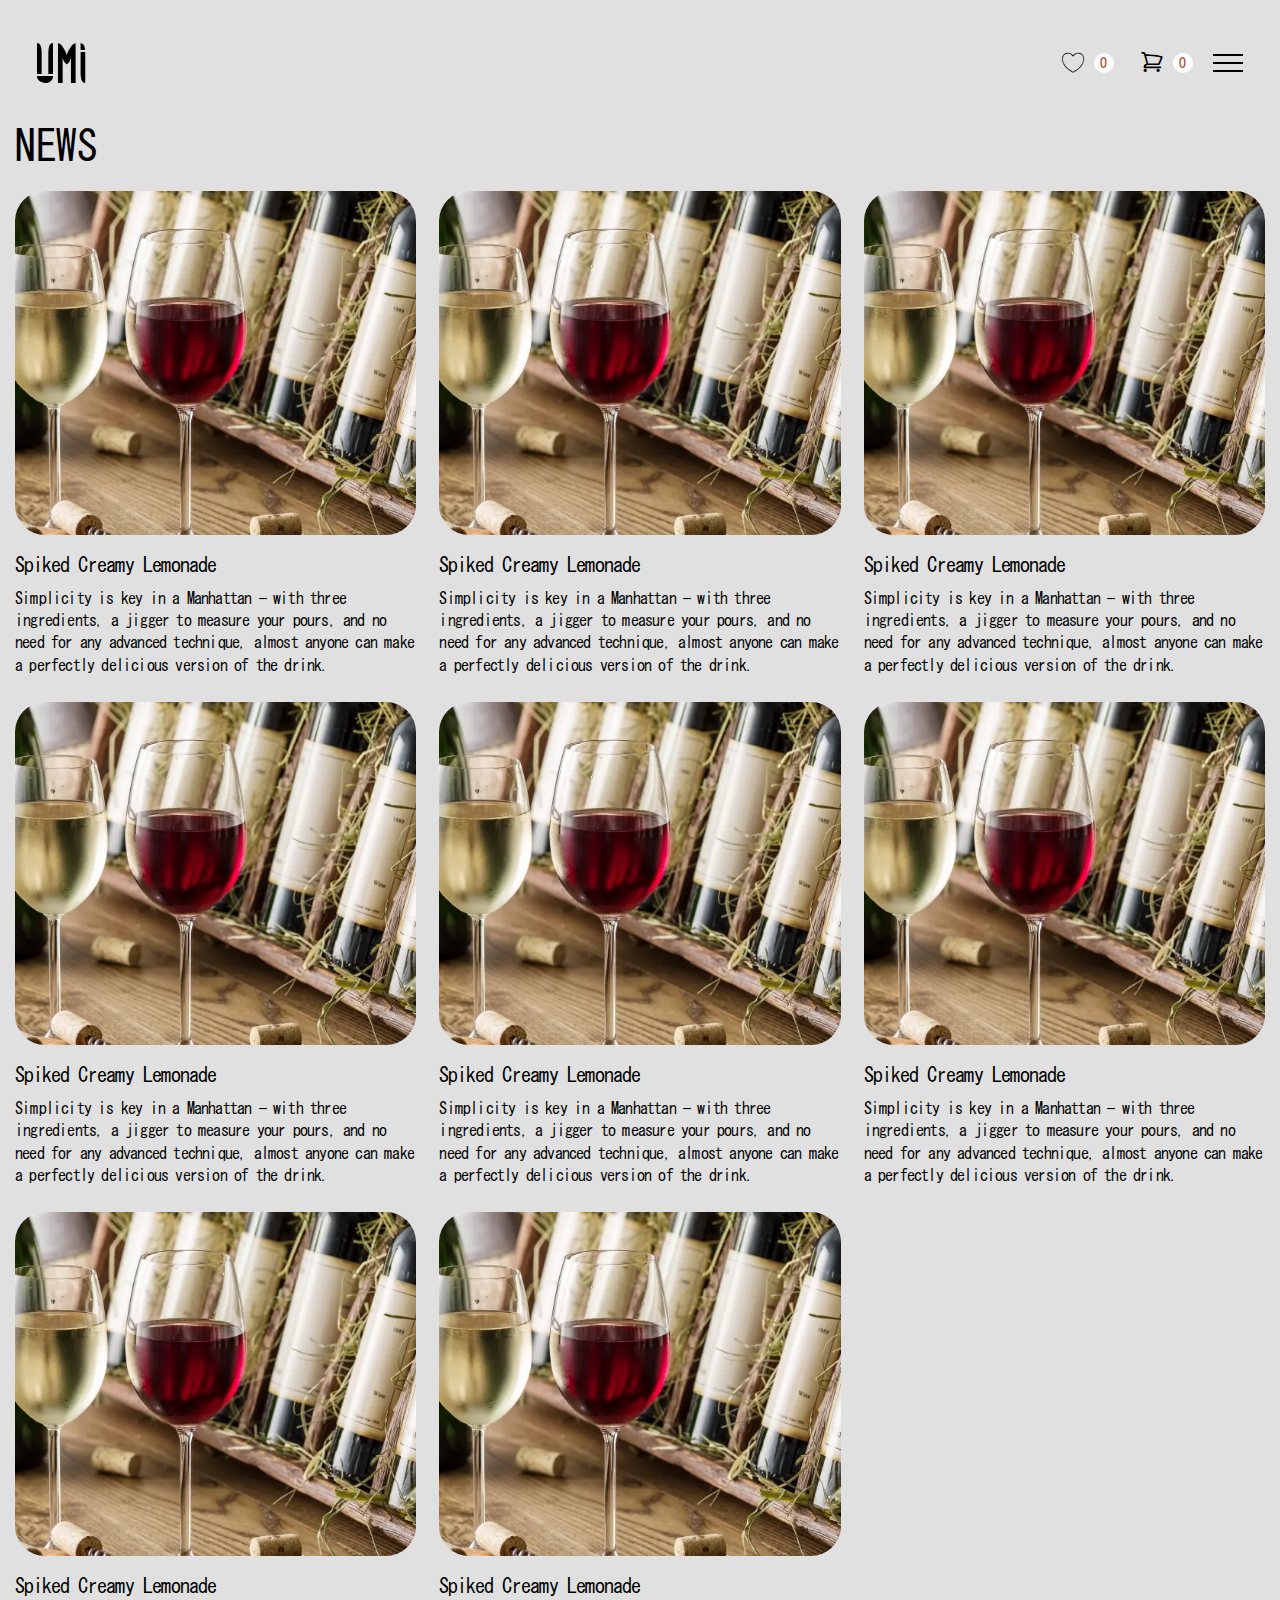
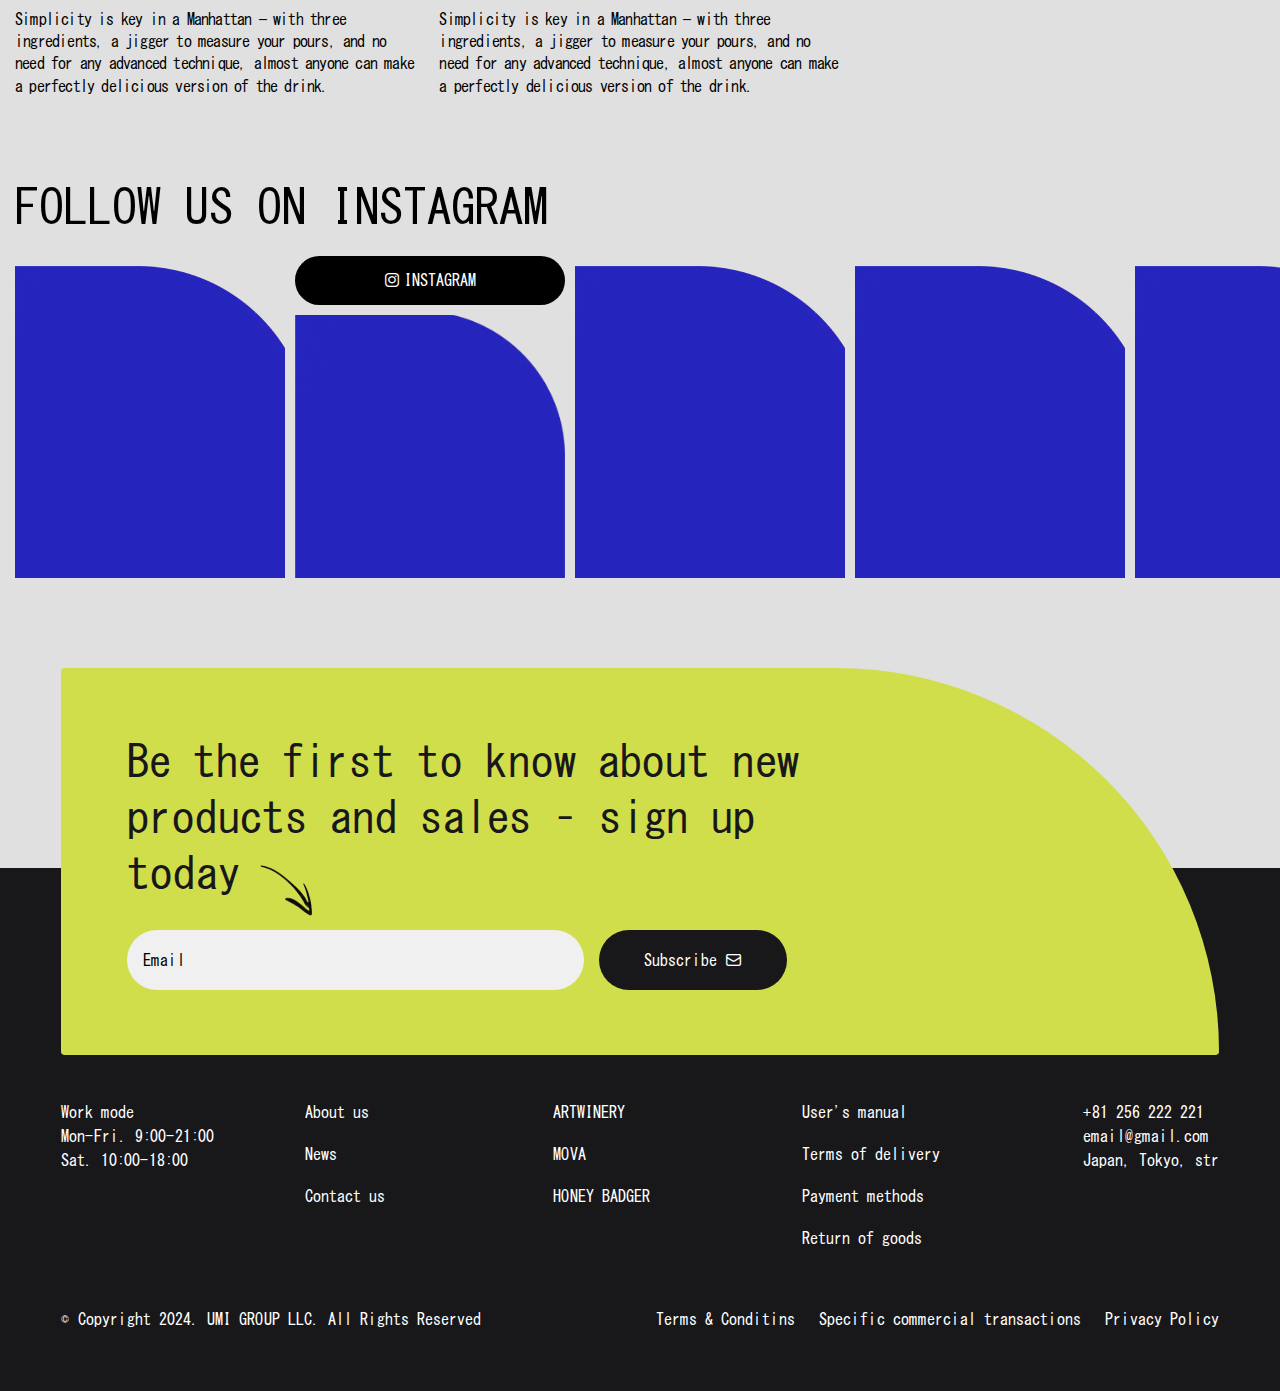
<file: news.html>
<!DOCTYPE html>
<html lang="en">

<head>
	<title>News</title>
	<meta charset="UTF-8">
	<meta name="format-detection" content="telephone=no">
	<!-- <style>body{opacity: 0;}</style> -->
	<link rel="stylesheet" href="css/style.min.css?_v=20241031060832">
	<link rel="shortcut icon" href="favicon.ico">
	<!-- <meta name="robots" content="noindex, nofollow"> -->
	<meta name="viewport" content="width=device-width, initial-scale=1.0">
</head>

<body>
	<div class="wrapper">
		<header class="header">
			<div class="header__container">
				<div class="header__body">
					<a href="home.html" class="header__logo"><img src="img/logo-black.svg" alt="logo"></a>
					<div class="header__actions actions-header">
						<!-- <a href="#" class="actions-header__user user-actions-header">
               <div class="user-actions-header__icon _icon-user"></div>
               <div class="user-actions-header__title">Log in</div>
            </a> -->
						<a href="favorites.html" class="actions-header__favourite favourite-actions-header">
							<div class="favourite-actions-header__icon _icon-favourite"></div>
							<div class="favourite-actions-header__value"><span>0</span></div>
						</a>
						<a href="#" class="actions-header__cart cart-actions-header">
							<div class="cart-actions-header__icon _icon-cart"></div>
							<div class="cart-actions-header__value"><span>0</span></div>
						</a>
					</div>
					<button type="button" class="menu__icon icon-menu"><span></span></button>
					<div class="header__menu menu">
						<div class="menu__container">
							<div class="menu__top top-menu">
								<a href="home.html" class="top-menu__logo"><img src="img/logo-black.svg" alt="logo"></a>
								<div class="top-menu__languages">
									<a href="#" class="top-menu__language">ENG</a>
									<a href="#" class="top-menu__language">JP</a>
								</div>
							</div>
							<div class="menu__content">
								<nav class="menu__body">
									<ul class="menu__list">
										<li class="menu__item"><a href="catalog.html" class="menu__link">Catalog</a></li>
										<li class="menu__item"><a href="about.html" class="menu__link">About us</a></li>
										<li class="menu__item"><a href="#" class="menu__link">User’s manual</a></li>
										<li class="menu__item"><a href="news.html" class="menu__link">News</a></li>
										<li class="menu__item"><a href="#" class="menu__link">Contact us</a></li>
									</ul>
								</nav>
								<div class="menu__products products-menu">
									<div class="products-menu__items">
										<a href="#" class="products-menu__item item-products-menu">
											<h2 class="item-products-menu__title">MOVA</h2>
											<img src="img/header/menu/image_mova.webp" alt="mova image">
										</a>
										<a href="#" class="products-menu__item item-products-menu">
											<h2 class="item-products-menu__title">Honey Badger</h2>
											<img src="img/header/menu/image_2.webp" alt="image">
										</a>
										<a href="#" class="products-menu__item item-products-menu">
											<h2 class="item-products-menu__title">Artwinery</h2>
											<img src="img/header/menu/image_3.webp" alt="image">
										</a>
									</div>
								</div>
							</div>
						</div>

					</div>
				</div>
			</div>
		</header>
		<main class="page-news">
			<section class="page-news__hero hero-news">
				<div class="hero-news__container">
					<h1 class="hero-news__title title-content-product">News</h1>
					<div class="hero-news__items">
						<article class="hero-news__item item-news">
							<a href="#" class="item-news__image">
								<img src="img/home/news/2.webp" alt="image">
							</a>
							<div class="item-news__body">
								<a href="#" class="item-news__title-link">
									<h2 class="item-news__title">Spiked Creamy Lemonade</h2>
								</a>
								<div class="item-news__text">Simplicity is key in a Manhattan — with three ingredients, a jigger to measure your pours, and no need for any advanced technique, almost anyone can make a perfectly delicious version of the drink.</div>
							</div>
						</article>
						<article class="hero-news__item item-news">
							<a href="#" class="item-news__image">
								<img src="img/home/news/2.webp" alt="image">
							</a>
							<div class="item-news__body">
								<a href="#" class="item-news__title-link">
									<h2 class="item-news__title">Spiked Creamy Lemonade</h2>
								</a>
								<div class="item-news__text">Simplicity is key in a Manhattan — with three ingredients, a jigger to measure your pours, and no need for any advanced technique, almost anyone can make a perfectly delicious version of the drink.</div>
							</div>
						</article>
						<article class="hero-news__item item-news">
							<a href="#" class="item-news__image">
								<img src="img/home/news/2.webp" alt="image">
							</a>
							<div class="item-news__body">
								<a href="#" class="item-news__title-link">
									<h2 class="item-news__title">Spiked Creamy Lemonade</h2>
								</a>
								<div class="item-news__text">Simplicity is key in a Manhattan — with three ingredients, a jigger to measure your pours, and no need for any advanced technique, almost anyone can make a perfectly delicious version of the drink.</div>
							</div>
						</article>
						<article class="hero-news__item item-news">
							<a href="#" class="item-news__image">
								<img src="img/home/news/2.webp" alt="image">
							</a>
							<div class="item-news__body">
								<a href="#" class="item-news__title-link">
									<h2 class="item-news__title">Spiked Creamy Lemonade</h2>
								</a>
								<div class="item-news__text">Simplicity is key in a Manhattan — with three ingredients, a jigger to measure your pours, and no need for any advanced technique, almost anyone can make a perfectly delicious version of the drink.</div>
							</div>
						</article>
						<article class="hero-news__item item-news">
							<a href="#" class="item-news__image">
								<img src="img/home/news/2.webp" alt="image">
							</a>
							<div class="item-news__body">
								<a href="#" class="item-news__title-link">
									<h2 class="item-news__title">Spiked Creamy Lemonade</h2>
								</a>
								<div class="item-news__text">Simplicity is key in a Manhattan — with three ingredients, a jigger to measure your pours, and no need for any advanced technique, almost anyone can make a perfectly delicious version of the drink.</div>
							</div>
						</article>
						<article class="hero-news__item item-news">
							<a href="#" class="item-news__image">
								<img src="img/home/news/2.webp" alt="image">
							</a>
							<div class="item-news__body">
								<a href="#" class="item-news__title-link">
									<h2 class="item-news__title">Spiked Creamy Lemonade</h2>
								</a>
								<div class="item-news__text">Simplicity is key in a Manhattan — with three ingredients, a jigger to measure your pours, and no need for any advanced technique, almost anyone can make a perfectly delicious version of the drink.</div>
							</div>
						</article>
						<article class="hero-news__item item-news">
							<a href="#" class="item-news__image">
								<img src="img/home/news/2.webp" alt="image">
							</a>
							<div class="item-news__body">
								<a href="#" class="item-news__title-link">
									<h2 class="item-news__title">Spiked Creamy Lemonade</h2>
								</a>
								<div class="item-news__text">Simplicity is key in a Manhattan — with three ingredients, a jigger to measure your pours, and no need for any advanced technique, almost anyone can make a perfectly delicious version of the drink.</div>
							</div>
						</article>
						<article class="hero-news__item item-news">
							<a href="#" class="item-news__image">
								<img src="img/home/news/2.webp" alt="image">
							</a>
							<div class="item-news__body">
								<a href="#" class="item-news__title-link">
									<h2 class="item-news__title">Spiked Creamy Lemonade</h2>
								</a>
								<div class="item-news__text">Simplicity is key in a Manhattan — with three ingredients, a jigger to measure your pours, and no need for any advanced technique, almost anyone can make a perfectly delicious version of the drink.</div>
							</div>
						</article>
					</div>
				</div>
			</section>
			<section class="page-news__socials socials-home">
				<div class="socials-home__container">
					<h2 class="socials-home__title title">Follow us on Instagram</h2>
					<div class="socials-home__slider slider-socials-home swiper">
						<div class="slider-socials-home__wrapper swiper-wrapper">
							<div class="slider-socials-home__slide swiper-slide slide-socials-home">
								<a href="#" class="slide-socials-home__button _icon-instagram">Instagram</a>
								<div class="slide-socials-home__image">
									<img src="img/home/socials/image.webp" alt="image">
								</div>
							</div>
							<div class="slider-socials-home__slide swiper-slide slide-socials-home hover">
								<a href="#" class="slide-socials-home__button _icon-instagram">Instagram</a>
								<div class="slide-socials-home__image">
									<img src="img/home/socials/image.webp" alt="image">
								</div>
							</div>
							<div class="slider-socials-home__slide swiper-slide slide-socials-home">
								<a href="#" class="slide-socials-home__button _icon-instagram">Instagram</a>
								<div class="slide-socials-home__image">
									<img src="img/home/socials/image.webp" alt="image">
								</div>
							</div>
							<div class="slider-socials-home__slide swiper-slide slide-socials-home">
								<a href="#" class="slide-socials-home__button _icon-instagram">Instagram</a>
								<div class="slide-socials-home__image">
									<img src="img/home/socials/image.webp" alt="image">
								</div>
							</div>
							<div class="slider-socials-home__slide swiper-slide slide-socials-home">
								<a href="#" class="slide-socials-home__button _icon-instagram">Instagram</a>
								<div class="slide-socials-home__image">
									<img src="img/home/socials/image.webp" alt="image">
								</div>
							</div>
							<div class="slider-socials-home__slide swiper-slide slide-socials-home">
								<a href="#" class="slide-socials-home__button _icon-instagram">Instagram</a>
								<div class="slide-socials-home__image">
									<img src="img/home/socials/image.webp" alt="image">
								</div>
							</div>
							<div class="slider-socials-home__slide swiper-slide slide-socials-home">
								<a href="#" class="slide-socials-home__button _icon-instagram">Instagram</a>
								<div class="slide-socials-home__image">
									<img src="img/home/socials/image.webp" alt="image">
								</div>
							</div>
							<div class="slider-socials-home__slide swiper-slide slide-socials-home">
								<a href="#" class="slide-socials-home__button _icon-instagram">Instagram</a>
								<div class="slide-socials-home__image">
									<img src="img/home/socials/image.webp" alt="image">
								</div>
							</div>
						</div>
					</div>
				</div>
			</section>
		</main>
		<footer class="footer">
			<div class="footer__container">
				<div class="footer__body">
					<div class="footer__banner banner-footer">
						<div class="banner-footer__body">
							<div class="banner-footer__text">Be the first to know about new products and sales – sign up today</div>
							<form action="files/sendmail/sendmail.php" method="POST" class="banner-footer__form form-banner-footer">
								<input type="email" name="email-footer" data-required placeholder="Email" class="form-banner-footer__input">
								<button type="submit" class="form-banner-footer__button _icon-mail">Subscribe</button>
							</form>
							<img src="img/footer/arrow-footer.webp" alt="arrow" class="banner-footer__icon">
						</div>
					</div>
					<div class="footer__content content-footer">
						<div class="content-footer__columms">
							<div class="content-footer__column content-footer__column_1">
								<div class="content-footer__work-mode">
									<p>Work mode</p>
									<p>Mon-Fri. 9:00-21:00</p>
									<p>Sat. 10:00-18:00</p>
								</div>
							</div>
							<div class="content-footer__column content-footer__column_2">
								<nav class="content-footer__menu menu-footer">
									<div class="menu-footer__columns">
										<div class="menu-footer__column menu-footer__column_1">
											<ul class="menu-footer__list menu-footer__list_1">
												<li class="menu-footer__item"><a href="#" class="menu-footer__link">About us</a></li>
												<li class="menu-footer__item"><a href="#" class="menu-footer__link">News</a></li>
												<li class="menu-footer__item"><a href="#" class="menu-footer__link">Contact us</a></li>
											</ul>
										</div>
										<div class="menu-footer__column menu-footer__column_2">
											<ul class="menu-footer__list menu-footer__list_2">
												<li class="menu-footer__item"><a href="#" class="menu-footer__link">ARTWINERY</a></li>
												<li class="menu-footer__item"><a href="#" class="menu-footer__link">MOVA</a></li>
												<li class="menu-footer__item"><a href="#" class="menu-footer__link">HONEY BADGER</a></li>
											</ul>
										</div>
										<div class="menu-footer__column menu-footer__column_3">
											<ul data-da=".menu-footer__column_1, 450, 1" class="menu-footer__list menu-footer__list_3">
												<li class="menu-footer__item"><a href="#" class="menu-footer__link">User's manual</a></li>
												<li class="menu-footer__item"><a href="#" class="menu-footer__link">Terms of delivery</a></li>
												<li class="menu-footer__item"><a href="#" class="menu-footer__link">Payment methods</a></li>
												<li class="menu-footer__item"><a href="#" class="menu-footer__link">Return of goods</a></li>
											</ul>
										</div>
									</div>
								</nav>
							</div>
							<div class="content-footer__column content-footer__column_3">
								<div data-da=".content-footer__column_1, 991.98, 1" class="content-footer__contacts contacts-footer">
									<a href="tel:+81256222221" class="contacts-footer__item">+81 256 222 221</a>
									<a href="mailto:email@gmail.com" class="contacts-footer__item">email@gmail.com</a>
									<a href="#" class="contacts-footer__item">Japan, Tokyo, str</a>
								</div>
							</div>
						</div>
					</div>
					<div class="footer__bottom bottom-footer">
						<div class="bottom-footer__copy">© Copyright 2024. UMI GROUP LLC. All Rights Reserved</div>
						<div class="bottom-footer__rules">
							<a href="#" class="bottom-footer__terms">Terms & Conditins</a>
							<a href="#" class="bottom-footer__transactions">Specific commercial transactions</a>
							<a href="#" data-da=".bottom-footer__rules, 767.98, 1" class="bottom-footer__policy">Privacy Policy</a>
						</div>
					</div>
				</div>
			</div>
		</footer>
	</div>
	<script src="js/app.min.js?_v=20241031060832"></script>
</body>

</html>
</file>
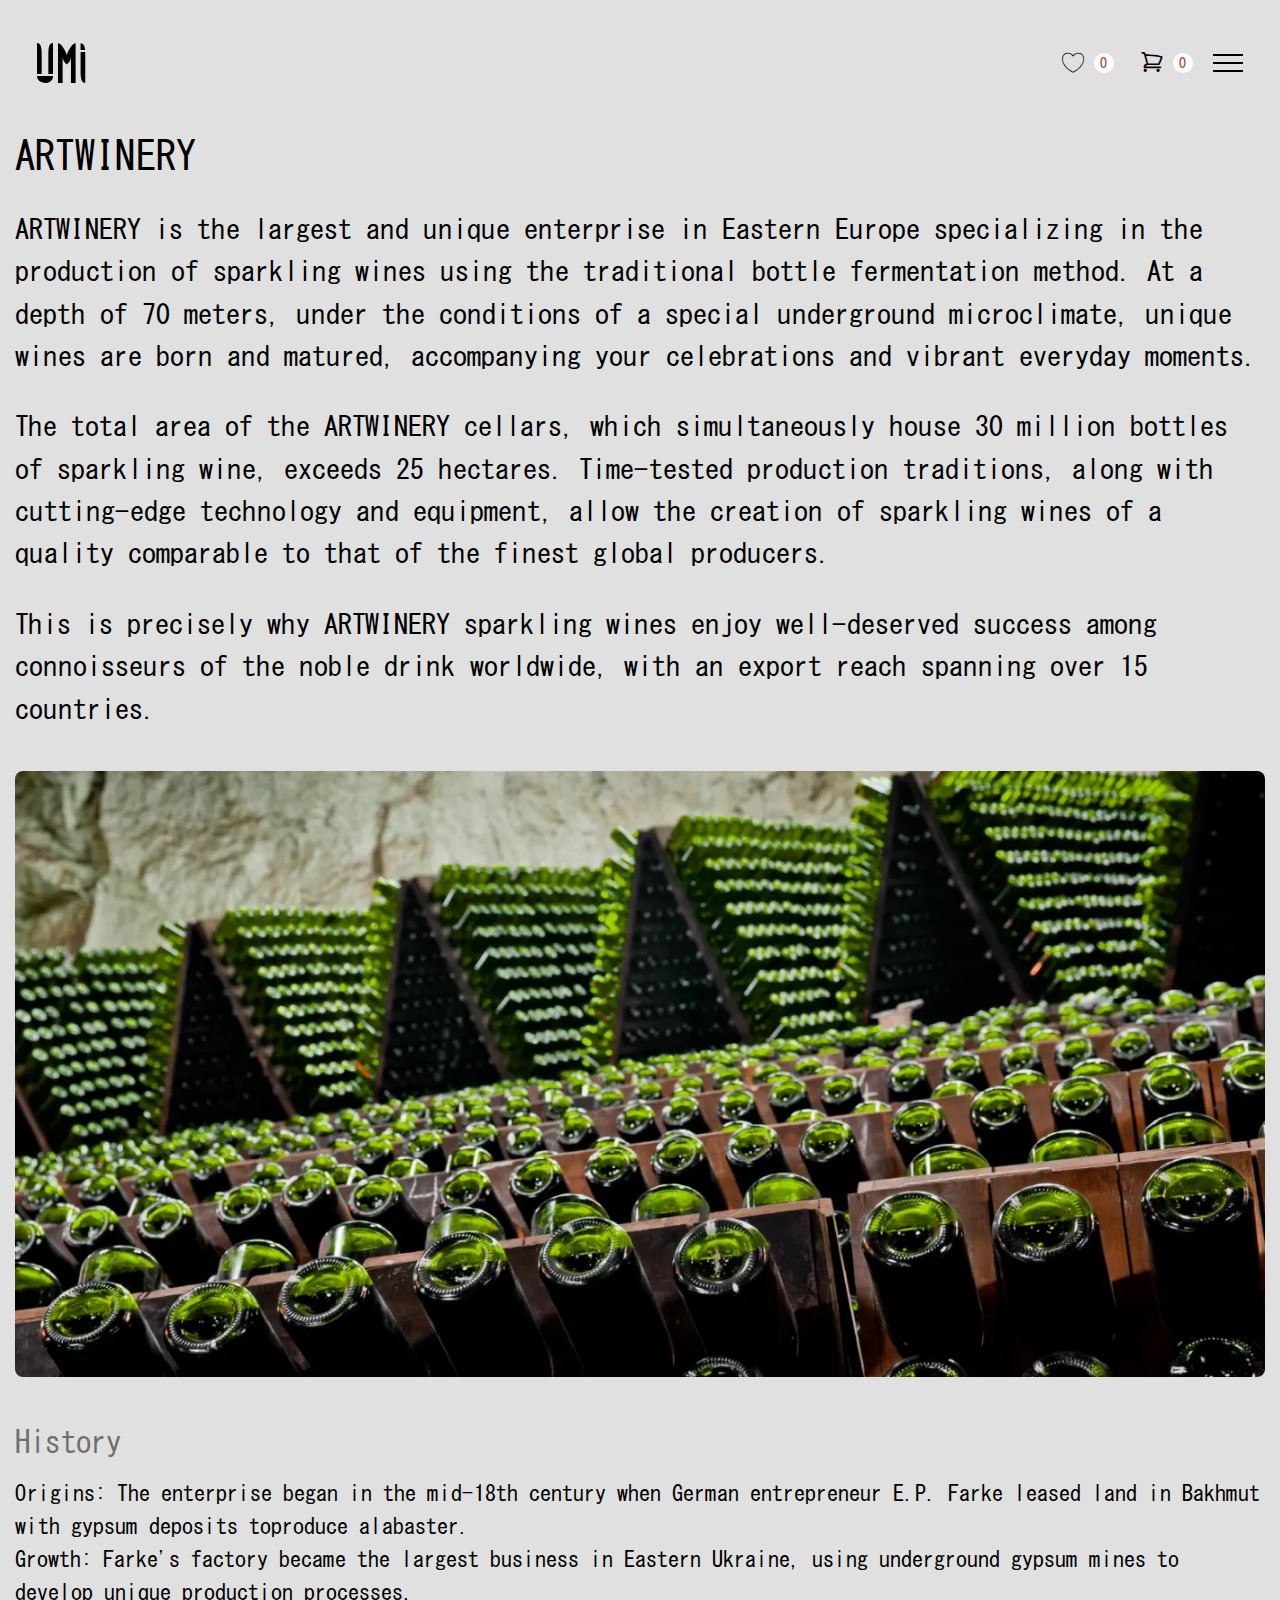
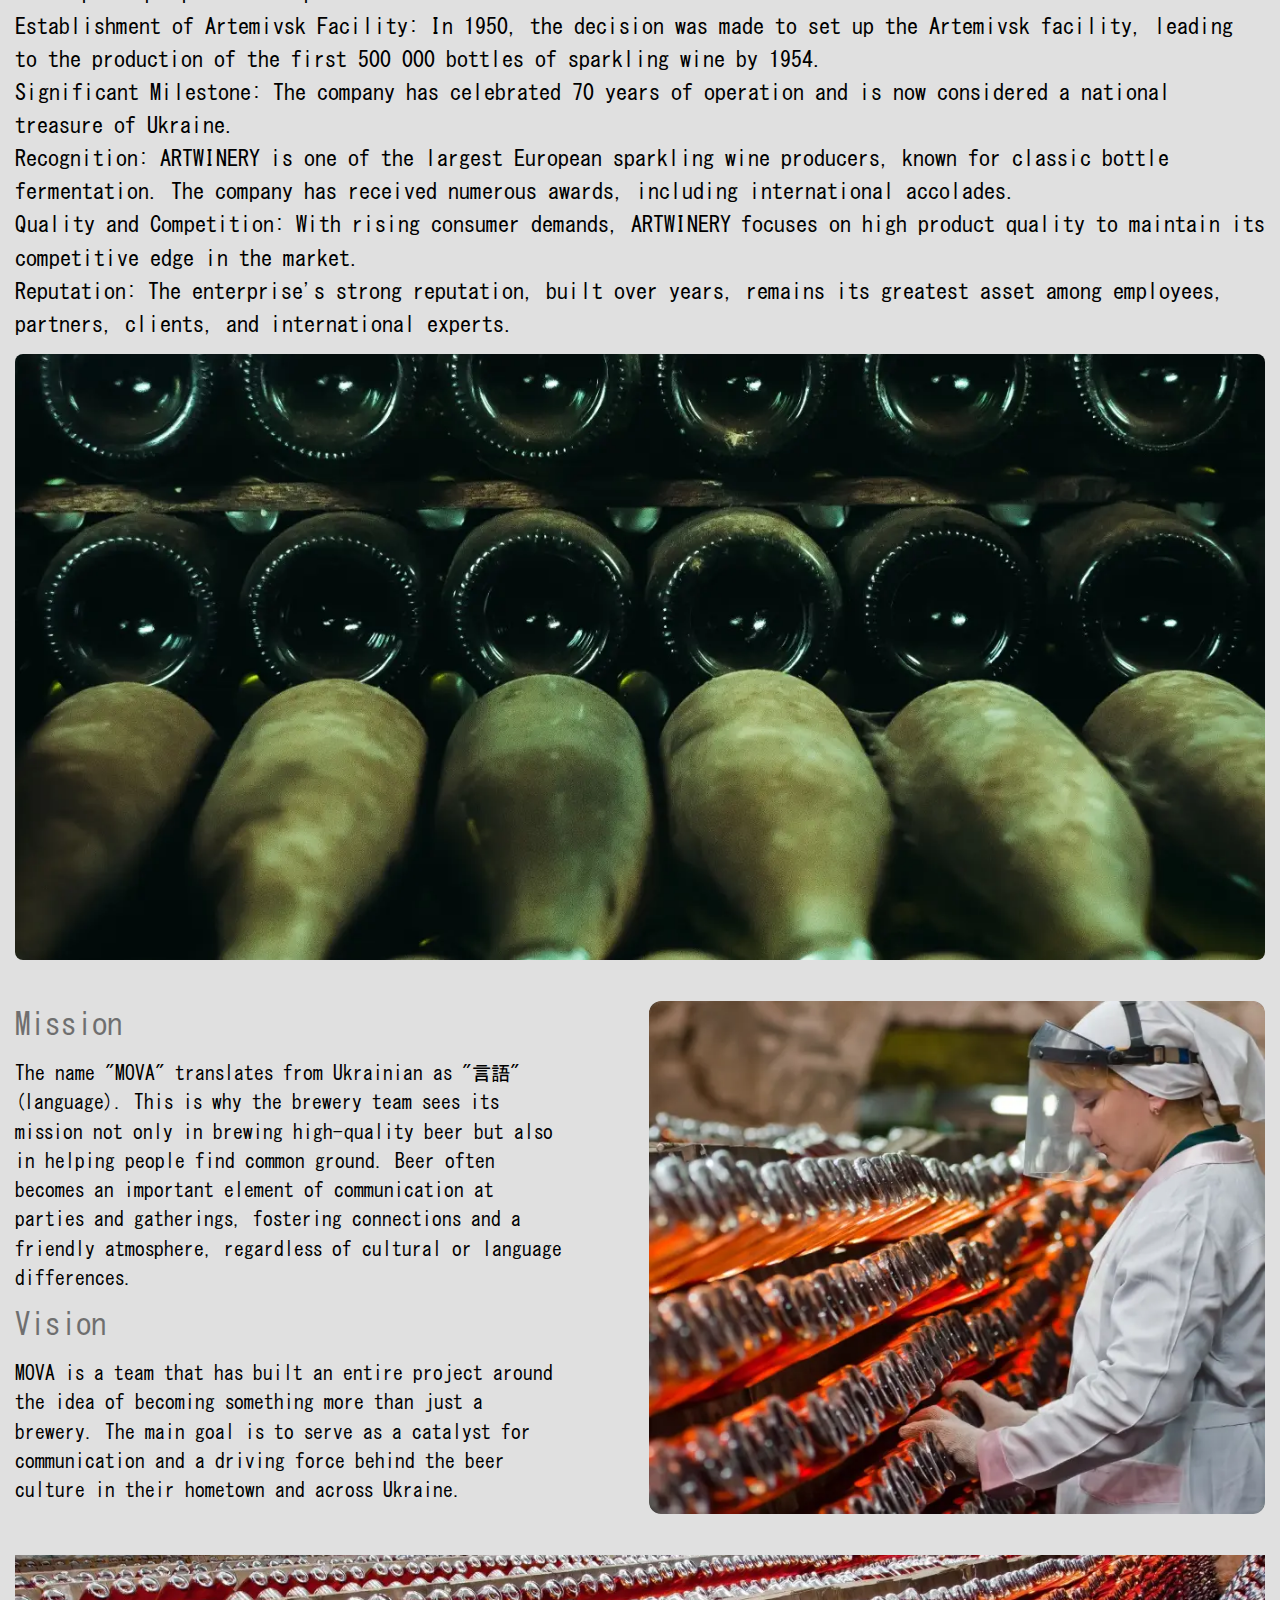
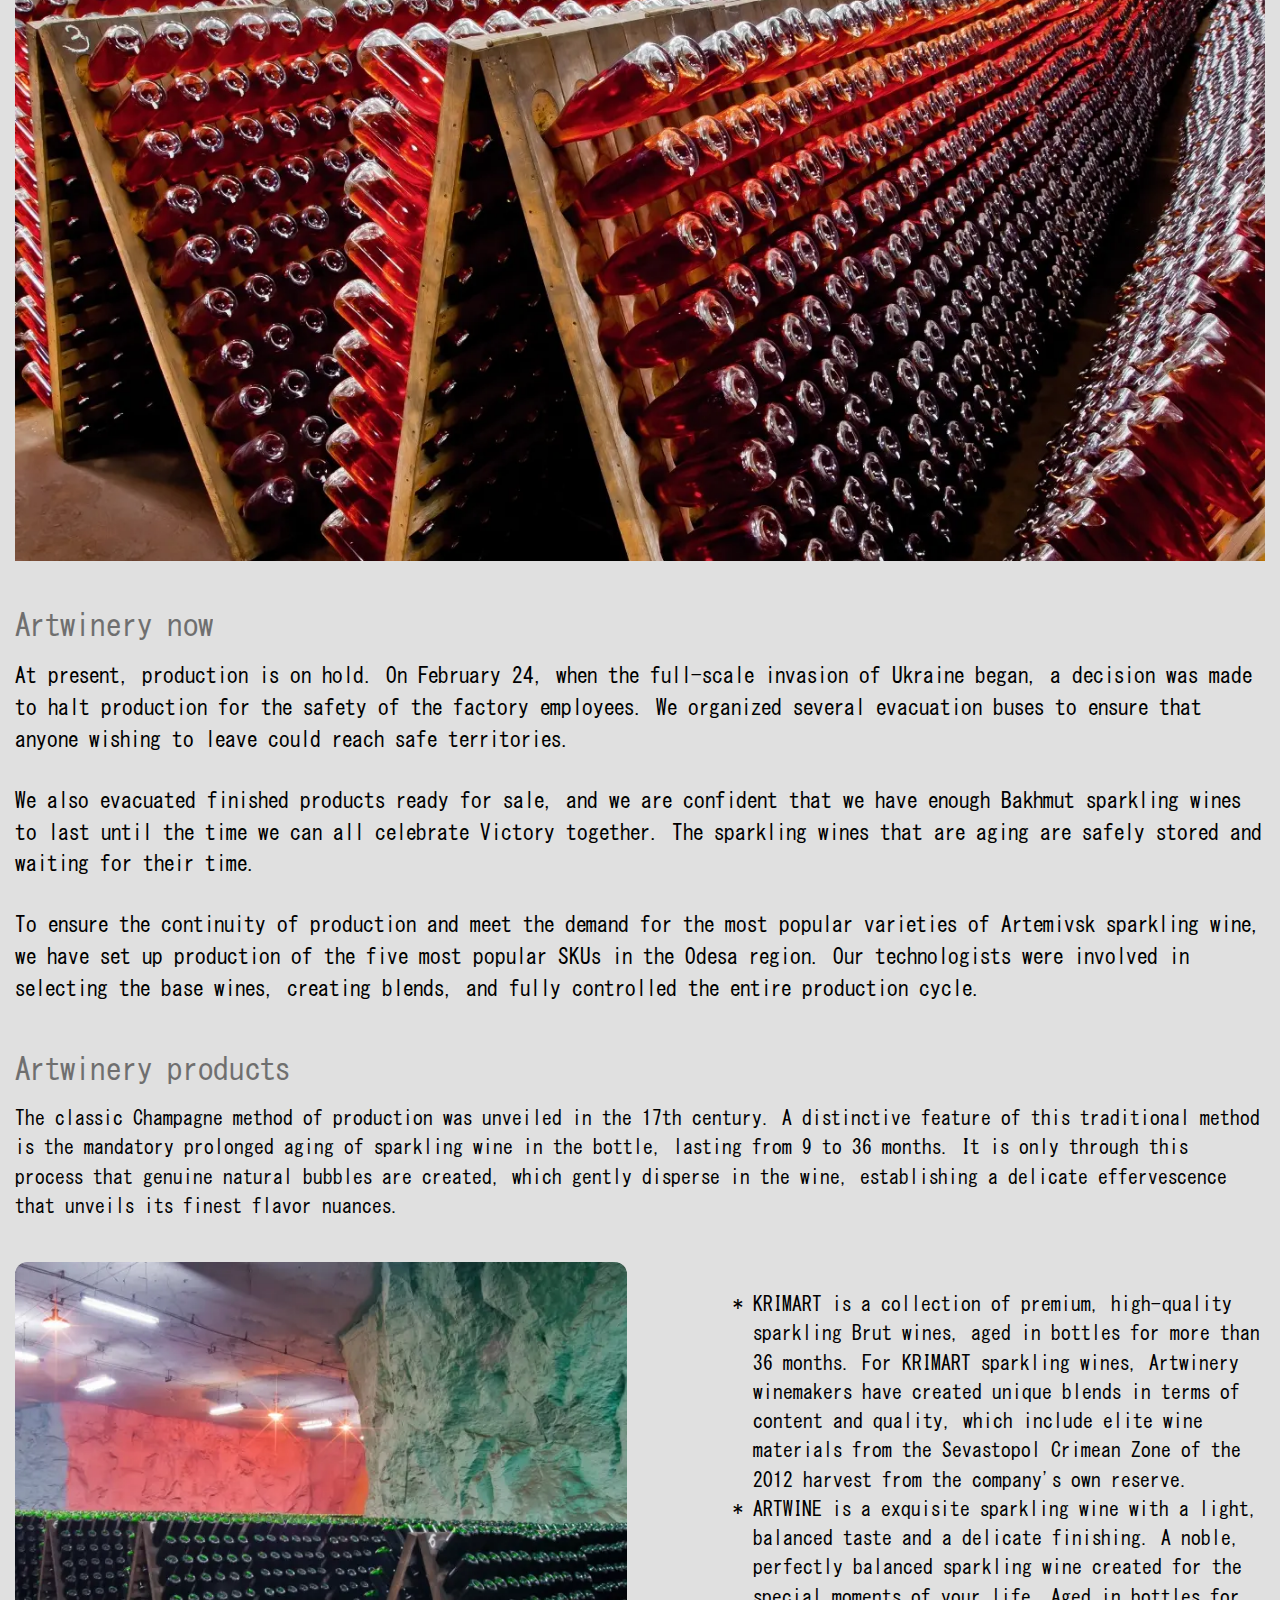
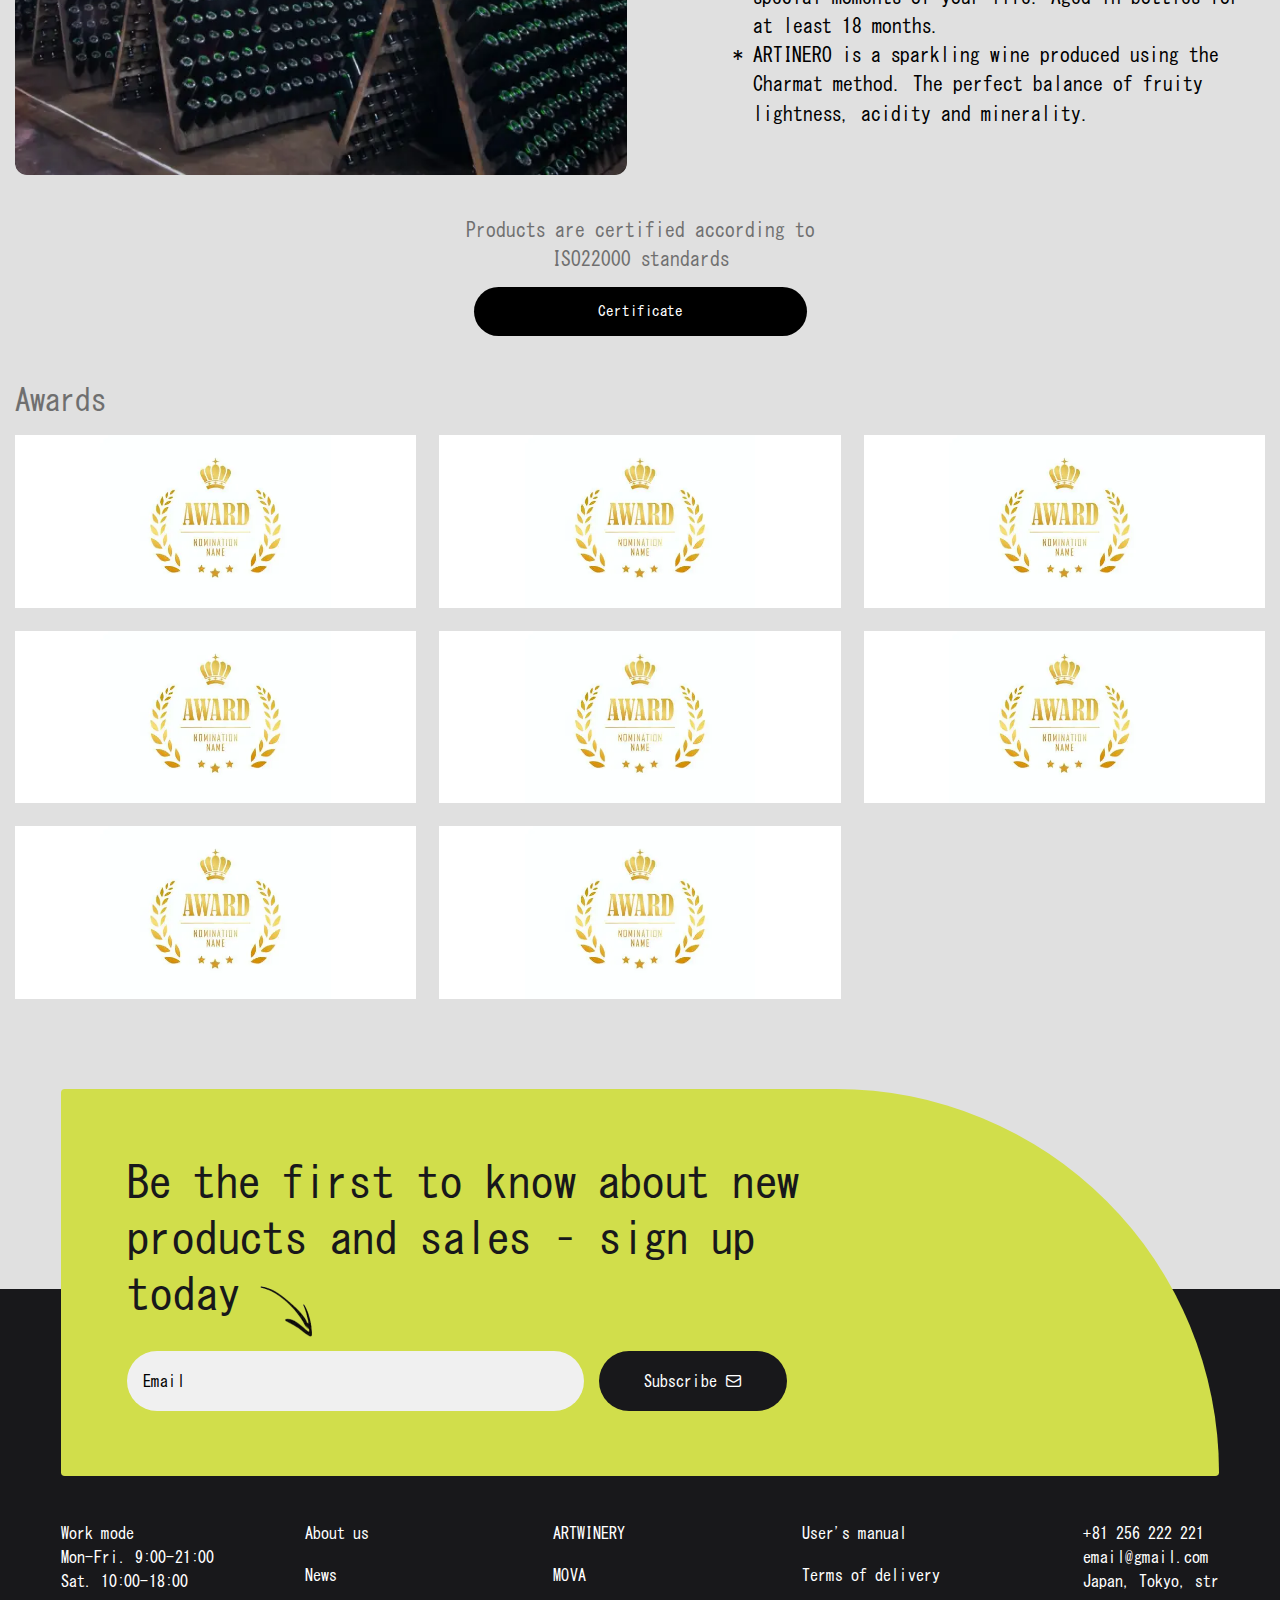
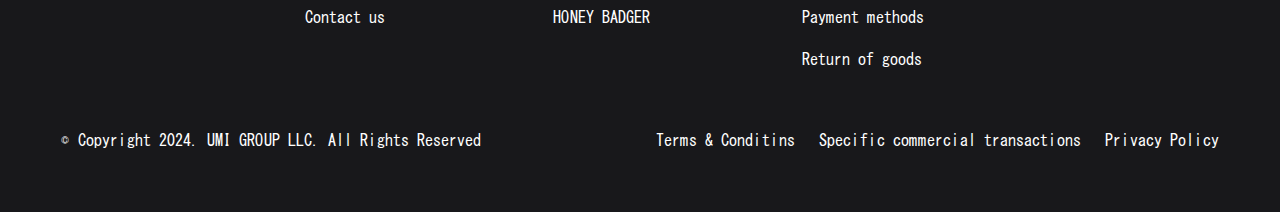
<file: producer-artwinery.html>
<!DOCTYPE html>
<html lang="en">

<head>
	<title>Artwinery</title>
	<meta charset="UTF-8">
	<meta name="format-detection" content="telephone=no">
	<!-- <style>body{opacity: 0;}</style> -->
	<link rel="stylesheet" href="css/style.min.css?_v=20241031060832">
	<link rel="shortcut icon" href="favicon.ico">
	<!-- <meta name="robots" content="noindex, nofollow"> -->
	<meta name="viewport" content="width=device-width, initial-scale=1.0">
</head>

<body>
	<div class="wrapper">
		<header class="header">
			<div class="header__container">
				<div class="header__body">
					<a href="home.html" class="header__logo"><img src="img/logo-black.svg" alt="logo"></a>
					<div class="header__actions actions-header">
						<!-- <a href="#" class="actions-header__user user-actions-header">
               <div class="user-actions-header__icon _icon-user"></div>
               <div class="user-actions-header__title">Log in</div>
            </a> -->
						<a href="favorites.html" class="actions-header__favourite favourite-actions-header">
							<div class="favourite-actions-header__icon _icon-favourite"></div>
							<div class="favourite-actions-header__value"><span>0</span></div>
						</a>
						<a href="#" class="actions-header__cart cart-actions-header">
							<div class="cart-actions-header__icon _icon-cart"></div>
							<div class="cart-actions-header__value"><span>0</span></div>
						</a>
					</div>
					<button type="button" class="menu__icon icon-menu"><span></span></button>
					<div class="header__menu menu">
						<div class="menu__container">
							<div class="menu__top top-menu">
								<a href="home.html" class="top-menu__logo"><img src="img/logo-black.svg" alt="logo"></a>
								<div class="top-menu__languages">
									<a href="#" class="top-menu__language">ENG</a>
									<a href="#" class="top-menu__language">JP</a>
								</div>
							</div>
							<div class="menu__content">
								<nav class="menu__body">
									<ul class="menu__list">
										<li class="menu__item"><a href="catalog.html" class="menu__link">Catalog</a></li>
										<li class="menu__item"><a href="about.html" class="menu__link">About us</a></li>
										<li class="menu__item"><a href="#" class="menu__link">User’s manual</a></li>
										<li class="menu__item"><a href="news.html" class="menu__link">News</a></li>
										<li class="menu__item"><a href="#" class="menu__link">Contact us</a></li>
									</ul>
								</nav>
								<div class="menu__products products-menu">
									<div class="products-menu__items">
										<a href="#" class="products-menu__item item-products-menu">
											<h2 class="item-products-menu__title">MOVA</h2>
											<img src="img/header/menu/image_mova.webp" alt="mova image">
										</a>
										<a href="#" class="products-menu__item item-products-menu">
											<h2 class="item-products-menu__title">Honey Badger</h2>
											<img src="img/header/menu/image_2.webp" alt="image">
										</a>
										<a href="#" class="products-menu__item item-products-menu">
											<h2 class="item-products-menu__title">Artwinery</h2>
											<img src="img/header/menu/image_3.webp" alt="image">
										</a>
									</div>
								</div>
							</div>
						</div>

					</div>
				</div>
			</div>
		</header>
		<main class="page-artwinery">
			<section class="page-artwinery__hero hero-producer">
				<div class="hero-producer__container">
					<div class="hero-producer__body">
						<h1 class="hero-producer__title title-producer">Artwinery</h1>
						<div class="hero-producer__text">
							<p>ARTWINERY is the largest and unique enterprise in Eastern Europe specializing in the production of sparkling wines using the traditional bottle fermentation method. At a depth of 70 meters, under the conditions of a special underground microclimate, unique wines are born and matured, accompanying your celebrations and vibrant everyday moments.</p>
							<p>The total area of the ARTWINERY cellars, which simultaneously house 30 million bottles of sparkling wine, exceeds 25 hectares. Time-tested production traditions, along with cutting-edge technology and equipment, allow the creation of sparkling wines of a quality comparable to that of the finest global producers.</p>
							<p>This is precisely why ARTWINERY sparkling wines enjoy well-deserved success among connoisseurs of the noble drink worldwide, with an export reach spanning over 15 countries.</p>
						</div>
						<div class="hero-producer__image">
							<img src="img/producers/artwinery/image_1.webp" alt="image">
						</div>
					</div>
				</div>
			</section>
			<section class="page-artwinery__history history-producer">
				<div class="history-producer__container">
					<div class="history-producer__body">
						<h2 class="history-producer__title subtitle-producer">History</h2>
						<div class="history-producer__text">
							<p>Origins: The enterprise began in the mid-18th century when German entrepreneur E.P. Farke leased land in Bakhmut with gypsum deposits toproduce alabaster.</p>
							<p>Growth: Farke's factory became the largest business in Eastern Ukraine, using underground gypsum mines to develop unique production processes. </p>
							<p>Establishment of Artemivsk Facility: In 1950, the decision was made to set up the Artemivsk facility, leading to the production of the first 500 000 bottles of sparkling wine by 1954.</p>
							<p>Significant Milestone: The company has celebrated 70 years of operation and is now considered a national treasure of Ukraine.</p>
							<p>Recognition: ARTWINERY is one of the largest European sparkling wine producers, known for classic bottle fermentation. The company has received numerous awards, including international accolades.</p>
							<p>Quality and Competition: With rising consumer demands, ARTWINERY focuses on high product quality to maintain its competitive edge in the market.</p>
							<p>Reputation: The enterprise's strong reputation, built over years, remains its greatest asset among employees, partners, clients, and international experts.</p>
						</div>
						<div class="history-producer__image">
							<img src="img/producers/artwinery/image_2.webp" alt="image">
						</div>
					</div>
				</div>
			</section>
			<section class="page-artwinery__mission mission-producer">
				<div class="mission-producer__container">
					<div class="mission-producer__body">
						<div class="mission-producer__content content-mission-producer">
							<div class="content-mission-producer__mission">
								<h2 class="content-mission-producer__title subtitle-producer">Mission</h2>
								<div class="content-mission-producer__text">The name "MOVA" translates from Ukrainian as "言語" (language). This is why the brewery team sees its mission not only in brewing high-quality beer but also in helping people find common ground. Beer often becomes an important element of communication at parties and gatherings, fostering connections and a friendly atmosphere, regardless of cultural or language differences.</div>
							</div>
							<div class="content-mission-producer__vision">
								<h2 class="content-mission-producer__title subtitle-producer">Vision</h2>
								<div class="content-mission-producer__text">MOVA is a team that has built an entire project around the idea of becoming something more than just a brewery. The main goal is to serve as a catalyst for communication and a driving force behind the beer culture in their hometown and across Ukraine.</div>
							</div>
						</div>
						<div class="mission-producer__image">
							<img src="img/producers/artwinery/image_3.webp" alt="image">
						</div>
					</div>
				</div>
			</section>
			<section class="page-artwinery__now now-producer">
				<div class="now-producer__container">
					<div class="now-producer__image">
						<img src="img/producers/artwinery/image_4.webp" alt="image">
					</div>
					<div class="now-producer__content">
						<h2 class="now-producer__title subtitle-producer">Artwinery now</h2>
						<div class="now-producer__text">
							<p>At present, production is on hold. On February 24, when the full-scale invasion of Ukraine began, a decision was made to halt production for the safety of the factory employees. We organized several evacuation buses to ensure that anyone wishing to leave could reach safe territories.</p>
							<p>We also evacuated finished products ready for sale, and we are confident that we have enough Bakhmut sparkling wines to last until the time we can all celebrate Victory together. The sparkling wines that are aging are safely stored and waiting for their time.</p>
							<p>To ensure the continuity of production and meet the demand for the most popular varieties of Artemivsk sparkling wine, we have set up production of the five most popular SKUs in the Odesa region. Our technologists were involved in selecting the base wines, creating blends, and fully controlled the entire production cycle.</p>
						</div>
					</div>
				</div>
			</section>
			<section class="page-artwinery__products products-producer">
				<div class="products-producer__container">
					<div class="products-producer__body">
						<div class="products-producer__top">
							<h2 class="products-producer__title subtitle-producer">Artwinery products</h2>
							<div class="products-producer__text">The classic Champagne method of production was unveiled in the 17th century. A distinctive feature of this traditional method is the mandatory prolonged aging of sparkling wine in the bottle, lasting from 9 to 36 months. It is only through this process that genuine natural bubbles are created, which gently disperse in the wine, establishing a delicate effervescence that unveils its finest flavor nuances.</div>
						</div>
						<div class="products-producer__content content-products-producer">
							<div class="content-products-producer__image">
								<img src="img/producers/artwinery/image_5.webp" alt="image">
							</div>
							<div class="content-products-producer__body">
								<h3 class="content-products-producer__title subtitle-producer"></h3>
								<ul class="content-products-producer__list">
									<li class="content-products-producer__item">KRIMART is a collection of premium, high-quality sparkling Brut wines, aged in bottles for more than 36 months. For KRIMART sparkling wines, Artwinery winemakers have created unique blends in terms of content and quality, which include elite wine materials from the Sevastopol Crimean Zone of the 2012 harvest from the company's own reserve.</li>
									<li class="content-products-producer__item">ARTWINE is a exquisite sparkling wine with a light, balanced taste and a delicate finishing. A noble, perfectly balanced sparkling wine created for the special moments of your life. Aged in bottles for at least 18 months.</li>
									<li class="content-products-producer__item">ARTINERO is a sparkling wine produced using the Charmat method. The perfect balance of fruity lightness, acidity and minerality.</li>
								</ul>
								<div class="content-products-producer__text"></div>
							</div>
						</div>
						<div class="products-producer__footer footer-products-producer">
							<div class="footer-products-producer__body">
								<div class="footer-products-producer__label">Products are certified according to ISO22000 standards</div>
								<a href="#" class="footer-products-producer__button button"><span>Certificate</span></a>
							</div>
						</div>
					</div>
				</div>
			</section>
			<section class="page-artwinery__awards awards-producer">
				<div class="awards-producer__container">
					<h2 class="awards-producer__title subtitle-producer">Awards</h2>
					<div class="awards-producer__slider swiper">
						<div class="awards-producer__wrapper swiper-wrapper">
							<div class="awards-producer__slide swiper-slide">
								<img src="img/producers/mova/award-icon.webp" alt="icon">
							</div>
							<div class="awards-producer__slide swiper-slide">
								<img src="img/producers/mova/award-icon.webp" alt="icon">
							</div>
							<div class="awards-producer__slide swiper-slide">
								<img src="img/producers/mova/award-icon.webp" alt="icon">
							</div>
							<div class="awards-producer__slide swiper-slide">
								<img src="img/producers/mova/award-icon.webp" alt="icon">
							</div>
							<div class="awards-producer__slide swiper-slide">
								<img src="img/producers/mova/award-icon.webp" alt="icon">
							</div>
							<div class="awards-producer__slide swiper-slide">
								<img src="img/producers/mova/award-icon.webp" alt="icon">
							</div>
							<div class="awards-producer__slide swiper-slide">
								<img src="img/producers/mova/award-icon.webp" alt="icon">
							</div>
							<div class="awards-producer__slide swiper-slide">
								<img src="img/producers/mova/award-icon.webp" alt="icon">
							</div>
						</div>
					</div>
				</div>
			</section>
		</main>
		<footer class="footer">
			<div class="footer__container">
				<div class="footer__body">
					<div class="footer__banner banner-footer">
						<div class="banner-footer__body">
							<div class="banner-footer__text">Be the first to know about new products and sales – sign up today</div>
							<form action="files/sendmail/sendmail.php" method="POST" class="banner-footer__form form-banner-footer">
								<input type="email" name="email-footer" data-required placeholder="Email" class="form-banner-footer__input">
								<button type="submit" class="form-banner-footer__button _icon-mail">Subscribe</button>
							</form>
							<img src="img/footer/arrow-footer.webp" alt="arrow" class="banner-footer__icon">
						</div>
					</div>
					<div class="footer__content content-footer">
						<div class="content-footer__columms">
							<div class="content-footer__column content-footer__column_1">
								<div class="content-footer__work-mode">
									<p>Work mode</p>
									<p>Mon-Fri. 9:00-21:00</p>
									<p>Sat. 10:00-18:00</p>
								</div>
							</div>
							<div class="content-footer__column content-footer__column_2">
								<nav class="content-footer__menu menu-footer">
									<div class="menu-footer__columns">
										<div class="menu-footer__column menu-footer__column_1">
											<ul class="menu-footer__list menu-footer__list_1">
												<li class="menu-footer__item"><a href="#" class="menu-footer__link">About us</a></li>
												<li class="menu-footer__item"><a href="#" class="menu-footer__link">News</a></li>
												<li class="menu-footer__item"><a href="#" class="menu-footer__link">Contact us</a></li>
											</ul>
										</div>
										<div class="menu-footer__column menu-footer__column_2">
											<ul class="menu-footer__list menu-footer__list_2">
												<li class="menu-footer__item"><a href="#" class="menu-footer__link">ARTWINERY</a></li>
												<li class="menu-footer__item"><a href="#" class="menu-footer__link">MOVA</a></li>
												<li class="menu-footer__item"><a href="#" class="menu-footer__link">HONEY BADGER</a></li>
											</ul>
										</div>
										<div class="menu-footer__column menu-footer__column_3">
											<ul data-da=".menu-footer__column_1, 450, 1" class="menu-footer__list menu-footer__list_3">
												<li class="menu-footer__item"><a href="#" class="menu-footer__link">User's manual</a></li>
												<li class="menu-footer__item"><a href="#" class="menu-footer__link">Terms of delivery</a></li>
												<li class="menu-footer__item"><a href="#" class="menu-footer__link">Payment methods</a></li>
												<li class="menu-footer__item"><a href="#" class="menu-footer__link">Return of goods</a></li>
											</ul>
										</div>
									</div>
								</nav>
							</div>
							<div class="content-footer__column content-footer__column_3">
								<div data-da=".content-footer__column_1, 991.98, 1" class="content-footer__contacts contacts-footer">
									<a href="tel:+81256222221" class="contacts-footer__item">+81 256 222 221</a>
									<a href="mailto:email@gmail.com" class="contacts-footer__item">email@gmail.com</a>
									<a href="#" class="contacts-footer__item">Japan, Tokyo, str</a>
								</div>
							</div>
						</div>
					</div>
					<div class="footer__bottom bottom-footer">
						<div class="bottom-footer__copy">© Copyright 2024. UMI GROUP LLC. All Rights Reserved</div>
						<div class="bottom-footer__rules">
							<a href="#" class="bottom-footer__terms">Terms & Conditins</a>
							<a href="#" class="bottom-footer__transactions">Specific commercial transactions</a>
							<a href="#" data-da=".bottom-footer__rules, 767.98, 1" class="bottom-footer__policy">Privacy Policy</a>
						</div>
					</div>
				</div>
			</div>
		</footer>
	</div>
	<script src="js/app.min.js?_v=20241031060832"></script>
</body>

</html>
</file>
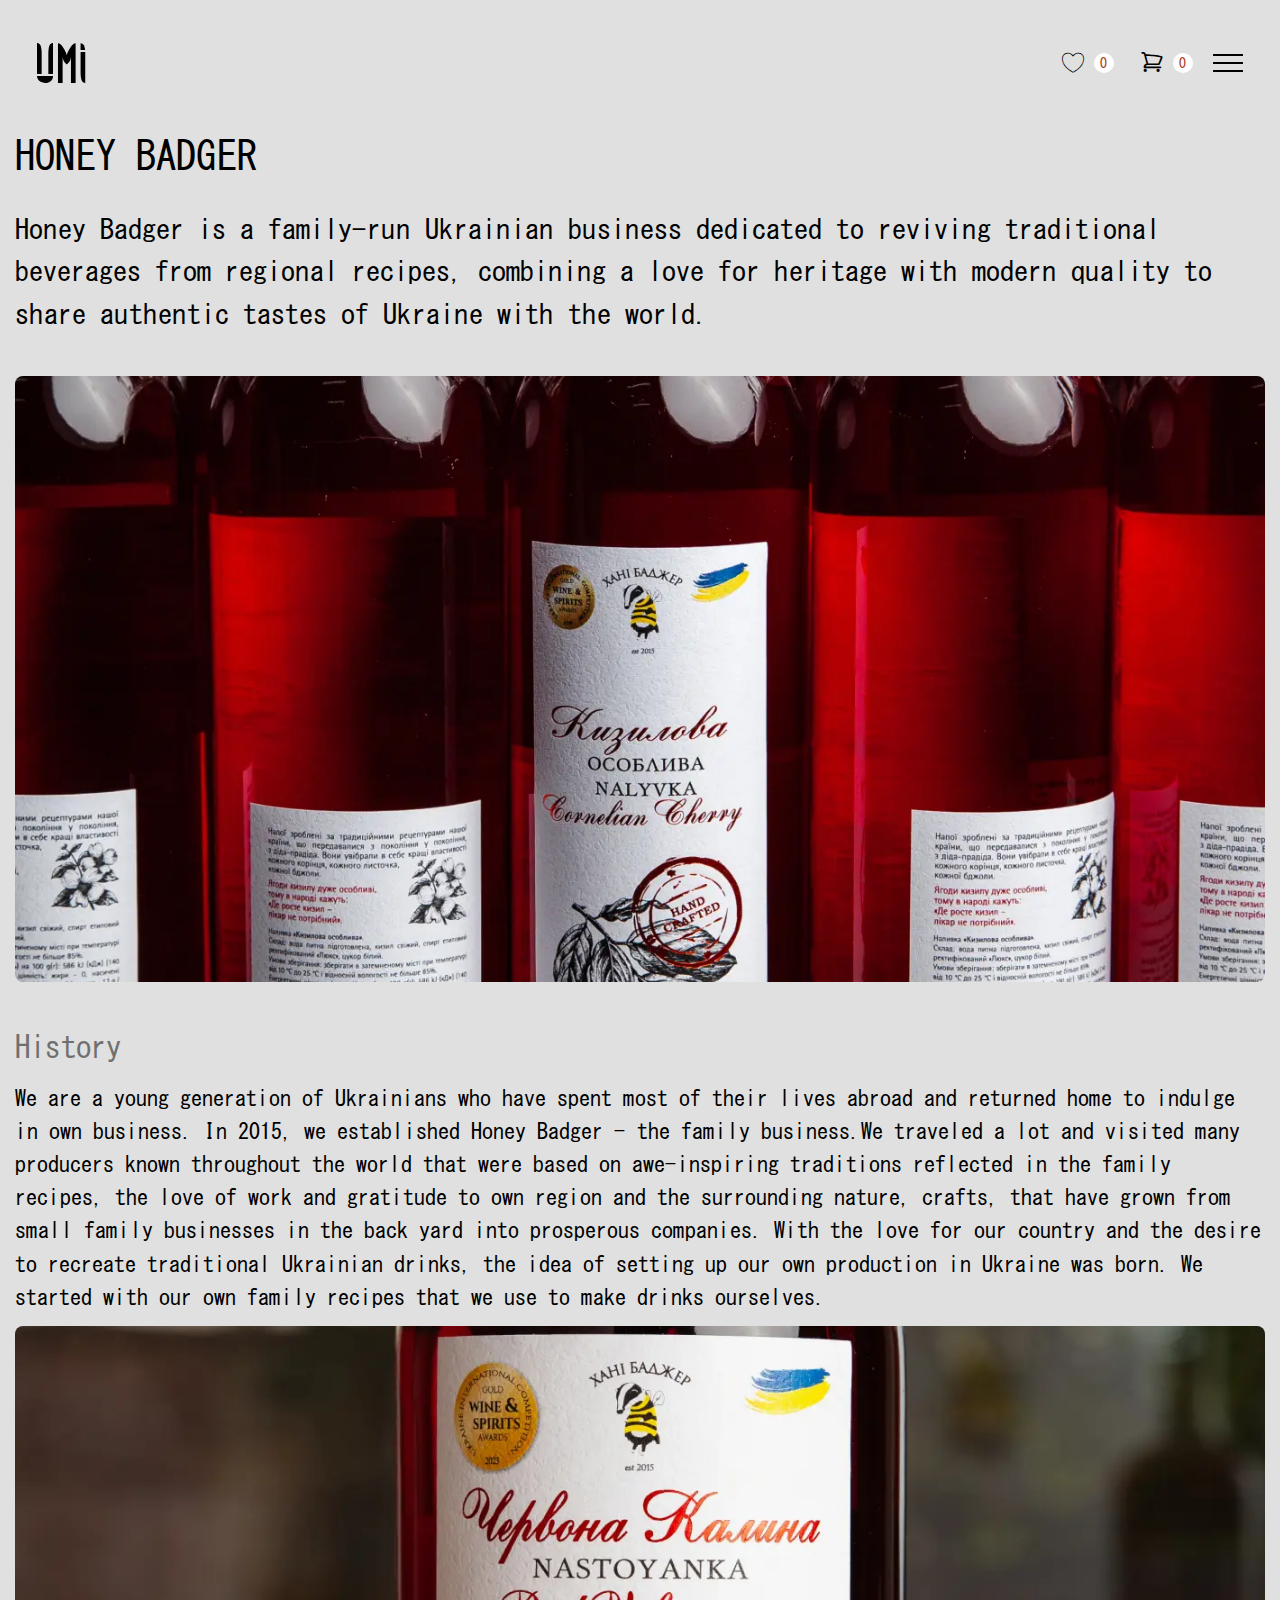
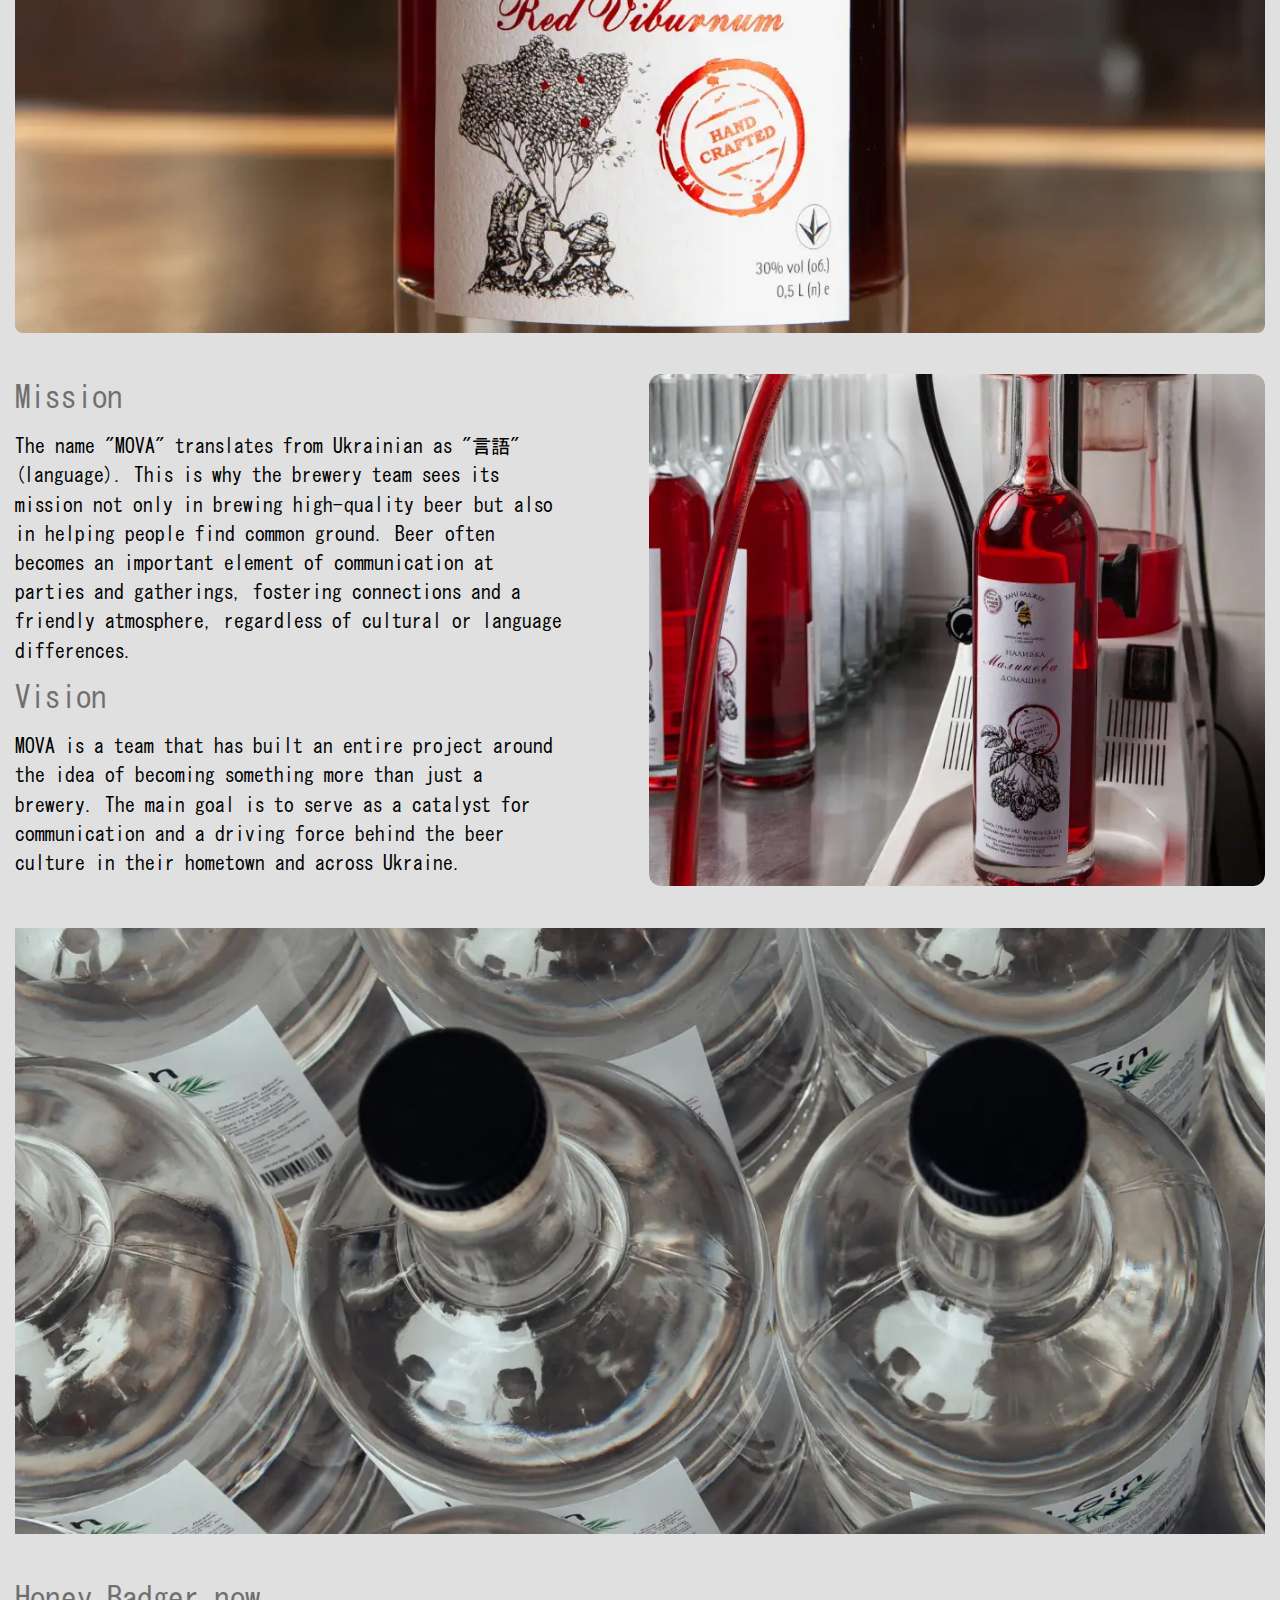
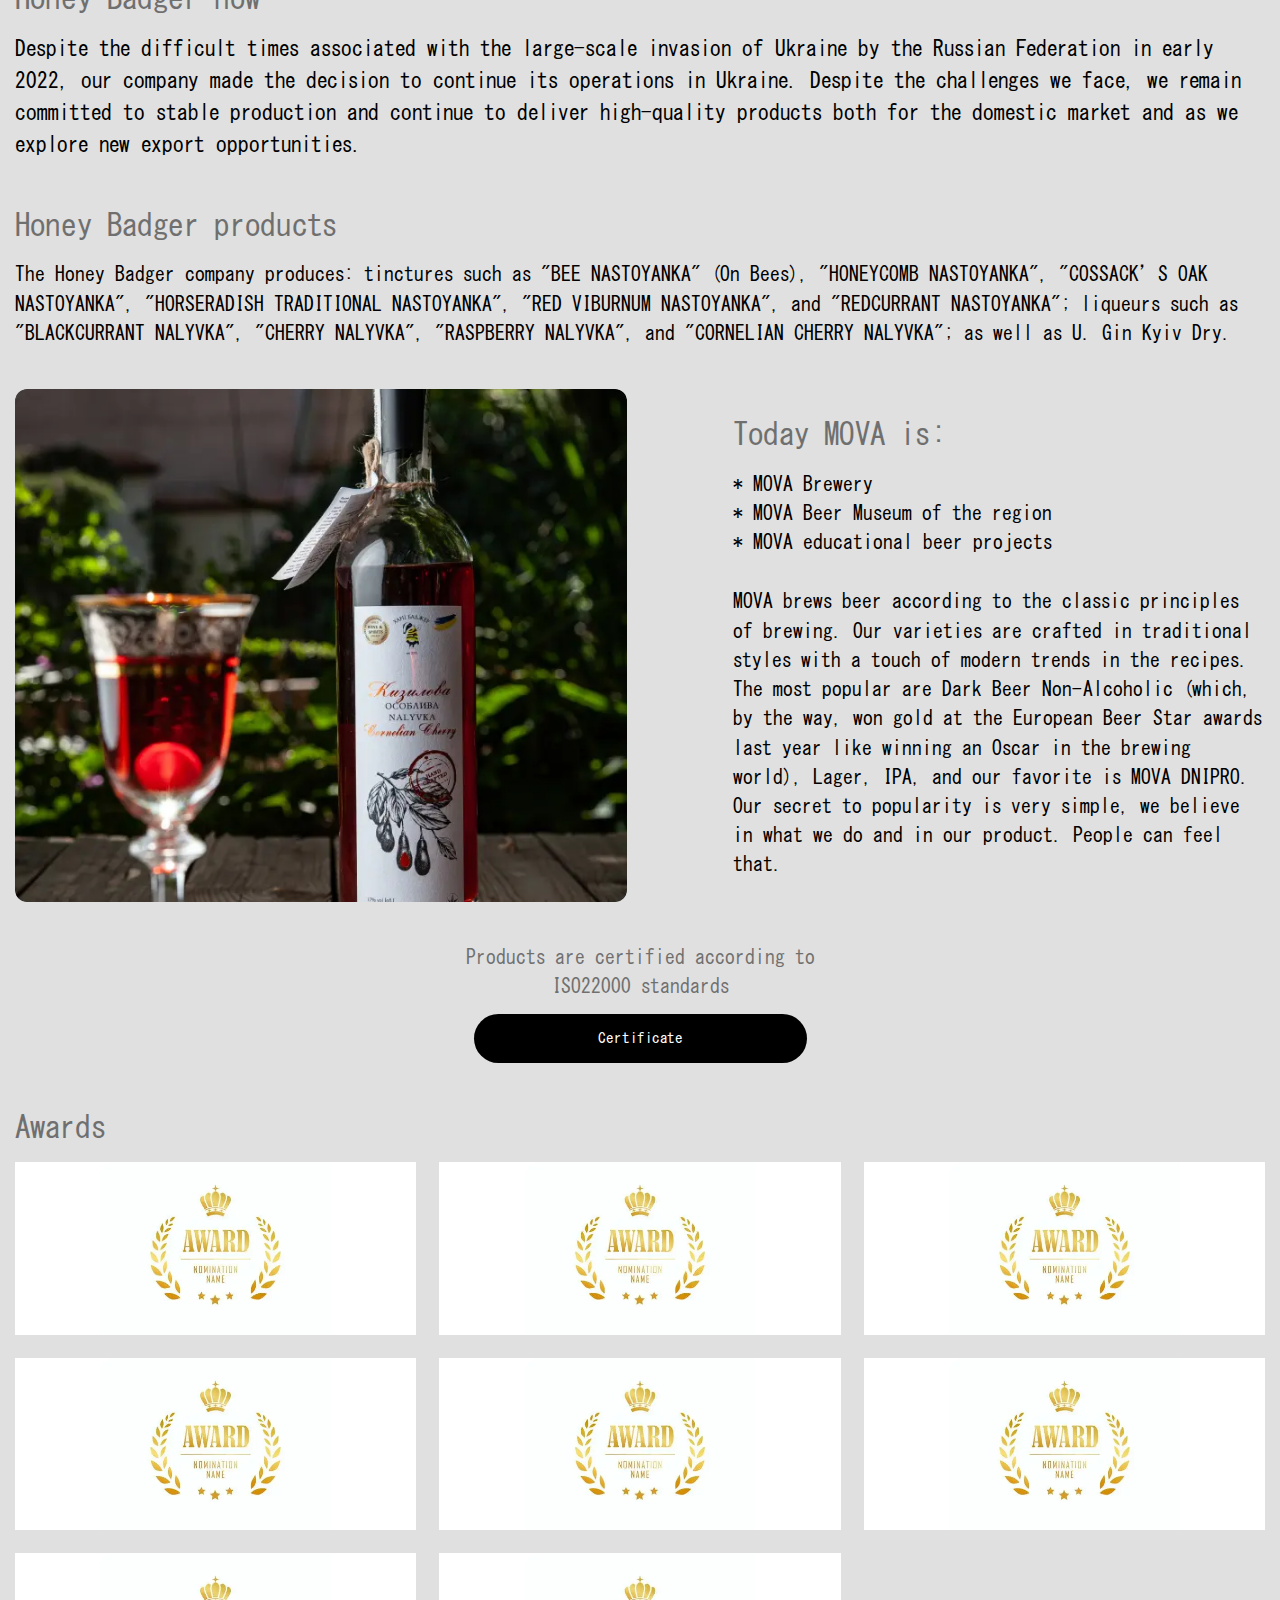
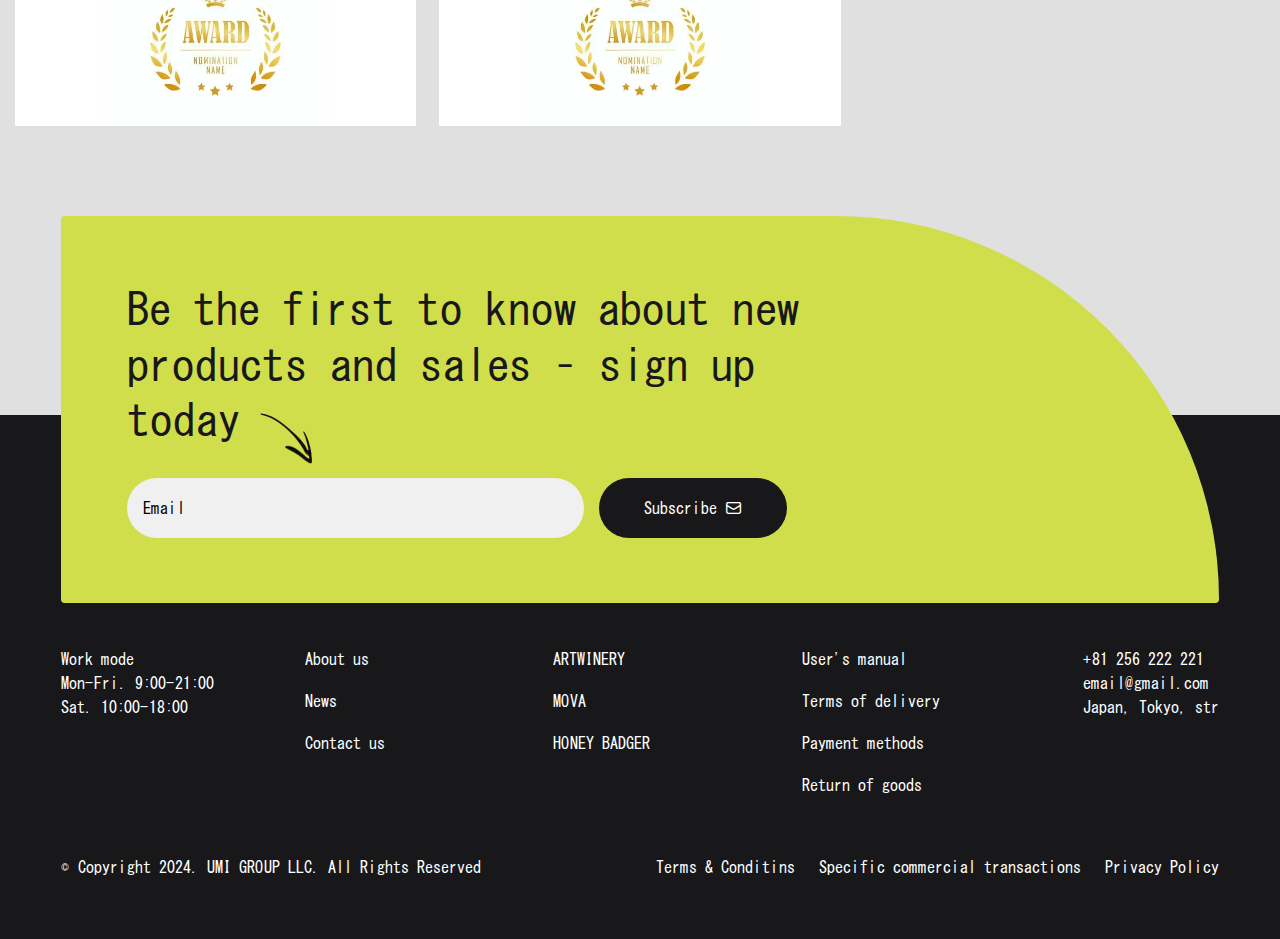
<file: producer-honey-badger.html>
<!DOCTYPE html>
<html lang="en">

<head>
	<title>Honey Badger</title>
	<meta charset="UTF-8">
	<meta name="format-detection" content="telephone=no">
	<!-- <style>body{opacity: 0;}</style> -->
	<link rel="stylesheet" href="css/style.min.css?_v=20241031060832">
	<link rel="shortcut icon" href="favicon.ico">
	<!-- <meta name="robots" content="noindex, nofollow"> -->
	<meta name="viewport" content="width=device-width, initial-scale=1.0">
</head>

<body>
	<div class="wrapper">
		<header class="header">
			<div class="header__container">
				<div class="header__body">
					<a href="home.html" class="header__logo"><img src="img/logo-black.svg" alt="logo"></a>
					<div class="header__actions actions-header">
						<!-- <a href="#" class="actions-header__user user-actions-header">
               <div class="user-actions-header__icon _icon-user"></div>
               <div class="user-actions-header__title">Log in</div>
            </a> -->
						<a href="favorites.html" class="actions-header__favourite favourite-actions-header">
							<div class="favourite-actions-header__icon _icon-favourite"></div>
							<div class="favourite-actions-header__value"><span>0</span></div>
						</a>
						<a href="#" class="actions-header__cart cart-actions-header">
							<div class="cart-actions-header__icon _icon-cart"></div>
							<div class="cart-actions-header__value"><span>0</span></div>
						</a>
					</div>
					<button type="button" class="menu__icon icon-menu"><span></span></button>
					<div class="header__menu menu">
						<div class="menu__container">
							<div class="menu__top top-menu">
								<a href="home.html" class="top-menu__logo"><img src="img/logo-black.svg" alt="logo"></a>
								<div class="top-menu__languages">
									<a href="#" class="top-menu__language">ENG</a>
									<a href="#" class="top-menu__language">JP</a>
								</div>
							</div>
							<div class="menu__content">
								<nav class="menu__body">
									<ul class="menu__list">
										<li class="menu__item"><a href="catalog.html" class="menu__link">Catalog</a></li>
										<li class="menu__item"><a href="about.html" class="menu__link">About us</a></li>
										<li class="menu__item"><a href="#" class="menu__link">User’s manual</a></li>
										<li class="menu__item"><a href="news.html" class="menu__link">News</a></li>
										<li class="menu__item"><a href="#" class="menu__link">Contact us</a></li>
									</ul>
								</nav>
								<div class="menu__products products-menu">
									<div class="products-menu__items">
										<a href="#" class="products-menu__item item-products-menu">
											<h2 class="item-products-menu__title">MOVA</h2>
											<img src="img/header/menu/image_mova.webp" alt="mova image">
										</a>
										<a href="#" class="products-menu__item item-products-menu">
											<h2 class="item-products-menu__title">Honey Badger</h2>
											<img src="img/header/menu/image_2.webp" alt="image">
										</a>
										<a href="#" class="products-menu__item item-products-menu">
											<h2 class="item-products-menu__title">Artwinery</h2>
											<img src="img/header/menu/image_3.webp" alt="image">
										</a>
									</div>
								</div>
							</div>
						</div>

					</div>
				</div>
			</div>
		</header>
		<main class="page-honey">
			<section class="page-honey__hero hero-producer">
				<div class="hero-producer__container">
					<div class="hero-producer__body">
						<h1 class="hero-producer__title title-producer">Honey Badger</h1>
						<div class="hero-producer__text">Honey Badger is a family-run Ukrainian business dedicated to reviving traditional beverages from regional recipes, combining a love for heritage with modern quality to share authentic tastes of Ukraine with the world.</div>
						<div class="hero-producer__image">
							<img src="img/producers/honey/image_1.webp" alt="image">
						</div>
					</div>
				</div>
			</section>
			<section class="page-honey__history history-producer">
				<div class="history-producer__container">
					<div class="history-producer__body">
						<h2 class="history-producer__title subtitle-producer">History</h2>
						<div class="history-producer__text">We are a young generation of Ukrainians who have spent most of their lives abroad and returned home to indulge in own business. In 2015, we established Honey Badger - the family business.We traveled a lot and visited many producers known throughout the world that were based on awe-inspiring traditions reflected in the family recipes, the love of work and gratitude to own region and the surrounding nature, crafts, that have grown from small family businesses in the back yard into prosperous companies. With the love for our country and the desire to recreate traditional Ukrainian drinks, the idea of setting up our own production in Ukraine was born. We started with our own family recipes that we use to make drinks ourselves.</div>
						<div class="history-producer__image">
							<img src="img/producers/honey/image_2.webp" alt="image">
						</div>
					</div>
				</div>
			</section>
			<section class="page-honey__mission mission-producer">
				<div class="mission-producer__container">
					<div class="mission-producer__body">
						<div class="mission-producer__content content-mission-producer">
							<div class="content-mission-producer__mission">
								<h2 class="content-mission-producer__title subtitle-producer">Mission</h2>
								<div class="content-mission-producer__text">The name "MOVA" translates from Ukrainian as "言語" (language). This is why the brewery team sees its mission not only in brewing high-quality beer but also in helping people find common ground. Beer often becomes an important element of communication at parties and gatherings, fostering connections and a friendly atmosphere, regardless of cultural or language differences.</div>
							</div>
							<div class="content-mission-producer__vision">
								<h2 class="content-mission-producer__title subtitle-producer">Vision</h2>
								<div class="content-mission-producer__text">MOVA is a team that has built an entire project around the idea of becoming something more than just a brewery. The main goal is to serve as a catalyst for communication and a driving force behind the beer culture in their hometown and across Ukraine.</div>
							</div>
						</div>
						<div class="mission-producer__image">
							<img src="img/producers/honey/image_3.webp" alt="image">
						</div>
					</div>
				</div>
			</section>
			<section class="page-honey__now now-producer">
				<div class="now-producer__container">
					<div class="now-producer__image">
						<img src="img/producers/honey/image_4.webp" alt="image">
					</div>
					<div class="now-producer__content">
						<h2 class="now-producer__title subtitle-producer">Honey Badger now</h2>
						<div class="now-producer__text">
							<p>Despite the difficult times associated with the large-scale invasion of Ukraine by the Russian Federation in early 2022, our company made the decision to continue its operations in Ukraine. Despite the challenges we face, we remain committed to stable production and continue to deliver high-quality products both for the domestic market and as we explore new export opportunities.</p>
						</div>
					</div>
				</div>
			</section>
			<section class="page-honey__products products-producer">
				<div class="products-producer__container">
					<div class="products-producer__body">
						<div class="products-producer__top">
							<h2 class="products-producer__title subtitle-producer">Honey Badger products</h2>
							<div class="products-producer__text">The Honey Badger company produces: tinctures such as "BEE NASTOYANKA" (On Bees), "HONEYCOMB NASTOYANKA", "COSSACK’S OAK NASTOYANKA", "HORSERADISH TRADITIONAL NASTOYANKA", "RED VIBURNUM NASTOYANKA", and "REDCURRANT NASTOYANKA"; liqueurs such as "BLACKCURRANT NALYVKA", "CHERRY NALYVKA", "RASPBERRY NALYVKA", and "CORNELIAN CHERRY NALYVKA"; as well as U. Gin Kyiv Dry.</div>
						</div>
						<div class="products-producer__content content-products-producer">
							<div class="content-products-producer__image">
								<img src="img/producers/honey/image_5.webp" alt="image">
							</div>
							<div class="content-products-producer__body">
								<h3 class="content-products-producer__title subtitle-producer">Today MOVA is:</h3>
								<ul class="content-products-producer__list">
									<li class="content-products-producer__item">MOVA Brewery</li>
									<li class="content-products-producer__item">MOVA Beer Museum of the region</li>
									<li class="content-products-producer__item">MOVA educational beer projects</li>
								</ul>
								<div class="content-products-producer__text">MOVA brews beer according to the classic principles of brewing. Our varieties are crafted in traditional styles with a touch of modern trends in the recipes. The most popular are Dark Beer Non-Alcoholic (which, by the way, won gold at the European Beer Star awards last year like winning an Oscar in the brewing world), Lager, IPA, and our favorite is MOVA DNIPRO. Our secret to popularity is very simple, we believe in what we do and in our product. People can feel that.</div>
							</div>
						</div>
						<div class="products-producer__footer footer-products-producer">
							<div class="footer-products-producer__body">
								<div class="footer-products-producer__label">Products are certified according to ISO22000 standards</div>
								<a href="#" class="footer-products-producer__button button"><span>Certificate</span></a>
							</div>
						</div>
					</div>
				</div>
			</section>
			<section class="page-honey__awards awards-producer">
				<div class="awards-producer__container">
					<h2 class="awards-producer__title subtitle-producer">Awards</h2>
					<div class="awards-producer__slider swiper">
						<div class="awards-producer__wrapper swiper-wrapper">
							<div class="awards-producer__slide swiper-slide">
								<img src="img/producers/mova/award-icon.webp" alt="icon">
							</div>
							<div class="awards-producer__slide swiper-slide">
								<img src="img/producers/mova/award-icon.webp" alt="icon">
							</div>
							<div class="awards-producer__slide swiper-slide">
								<img src="img/producers/mova/award-icon.webp" alt="icon">
							</div>
							<div class="awards-producer__slide swiper-slide">
								<img src="img/producers/mova/award-icon.webp" alt="icon">
							</div>
							<div class="awards-producer__slide swiper-slide">
								<img src="img/producers/mova/award-icon.webp" alt="icon">
							</div>
							<div class="awards-producer__slide swiper-slide">
								<img src="img/producers/mova/award-icon.webp" alt="icon">
							</div>
							<div class="awards-producer__slide swiper-slide">
								<img src="img/producers/mova/award-icon.webp" alt="icon">
							</div>
							<div class="awards-producer__slide swiper-slide">
								<img src="img/producers/mova/award-icon.webp" alt="icon">
							</div>
						</div>
					</div>
				</div>
			</section>
		</main>
		<footer class="footer">
			<div class="footer__container">
				<div class="footer__body">
					<div class="footer__banner banner-footer">
						<div class="banner-footer__body">
							<div class="banner-footer__text">Be the first to know about new products and sales – sign up today</div>
							<form action="files/sendmail/sendmail.php" method="POST" class="banner-footer__form form-banner-footer">
								<input type="email" name="email-footer" data-required placeholder="Email" class="form-banner-footer__input">
								<button type="submit" class="form-banner-footer__button _icon-mail">Subscribe</button>
							</form>
							<img src="img/footer/arrow-footer.webp" alt="arrow" class="banner-footer__icon">
						</div>
					</div>
					<div class="footer__content content-footer">
						<div class="content-footer__columms">
							<div class="content-footer__column content-footer__column_1">
								<div class="content-footer__work-mode">
									<p>Work mode</p>
									<p>Mon-Fri. 9:00-21:00</p>
									<p>Sat. 10:00-18:00</p>
								</div>
							</div>
							<div class="content-footer__column content-footer__column_2">
								<nav class="content-footer__menu menu-footer">
									<div class="menu-footer__columns">
										<div class="menu-footer__column menu-footer__column_1">
											<ul class="menu-footer__list menu-footer__list_1">
												<li class="menu-footer__item"><a href="#" class="menu-footer__link">About us</a></li>
												<li class="menu-footer__item"><a href="#" class="menu-footer__link">News</a></li>
												<li class="menu-footer__item"><a href="#" class="menu-footer__link">Contact us</a></li>
											</ul>
										</div>
										<div class="menu-footer__column menu-footer__column_2">
											<ul class="menu-footer__list menu-footer__list_2">
												<li class="menu-footer__item"><a href="#" class="menu-footer__link">ARTWINERY</a></li>
												<li class="menu-footer__item"><a href="#" class="menu-footer__link">MOVA</a></li>
												<li class="menu-footer__item"><a href="#" class="menu-footer__link">HONEY BADGER</a></li>
											</ul>
										</div>
										<div class="menu-footer__column menu-footer__column_3">
											<ul data-da=".menu-footer__column_1, 450, 1" class="menu-footer__list menu-footer__list_3">
												<li class="menu-footer__item"><a href="#" class="menu-footer__link">User's manual</a></li>
												<li class="menu-footer__item"><a href="#" class="menu-footer__link">Terms of delivery</a></li>
												<li class="menu-footer__item"><a href="#" class="menu-footer__link">Payment methods</a></li>
												<li class="menu-footer__item"><a href="#" class="menu-footer__link">Return of goods</a></li>
											</ul>
										</div>
									</div>
								</nav>
							</div>
							<div class="content-footer__column content-footer__column_3">
								<div data-da=".content-footer__column_1, 991.98, 1" class="content-footer__contacts contacts-footer">
									<a href="tel:+81256222221" class="contacts-footer__item">+81 256 222 221</a>
									<a href="mailto:email@gmail.com" class="contacts-footer__item">email@gmail.com</a>
									<a href="#" class="contacts-footer__item">Japan, Tokyo, str</a>
								</div>
							</div>
						</div>
					</div>
					<div class="footer__bottom bottom-footer">
						<div class="bottom-footer__copy">© Copyright 2024. UMI GROUP LLC. All Rights Reserved</div>
						<div class="bottom-footer__rules">
							<a href="#" class="bottom-footer__terms">Terms & Conditins</a>
							<a href="#" class="bottom-footer__transactions">Specific commercial transactions</a>
							<a href="#" data-da=".bottom-footer__rules, 767.98, 1" class="bottom-footer__policy">Privacy Policy</a>
						</div>
					</div>
				</div>
			</div>
		</footer>
	</div>
	<script src="js/app.min.js?_v=20241031060832"></script>
</body>

</html>
</file>
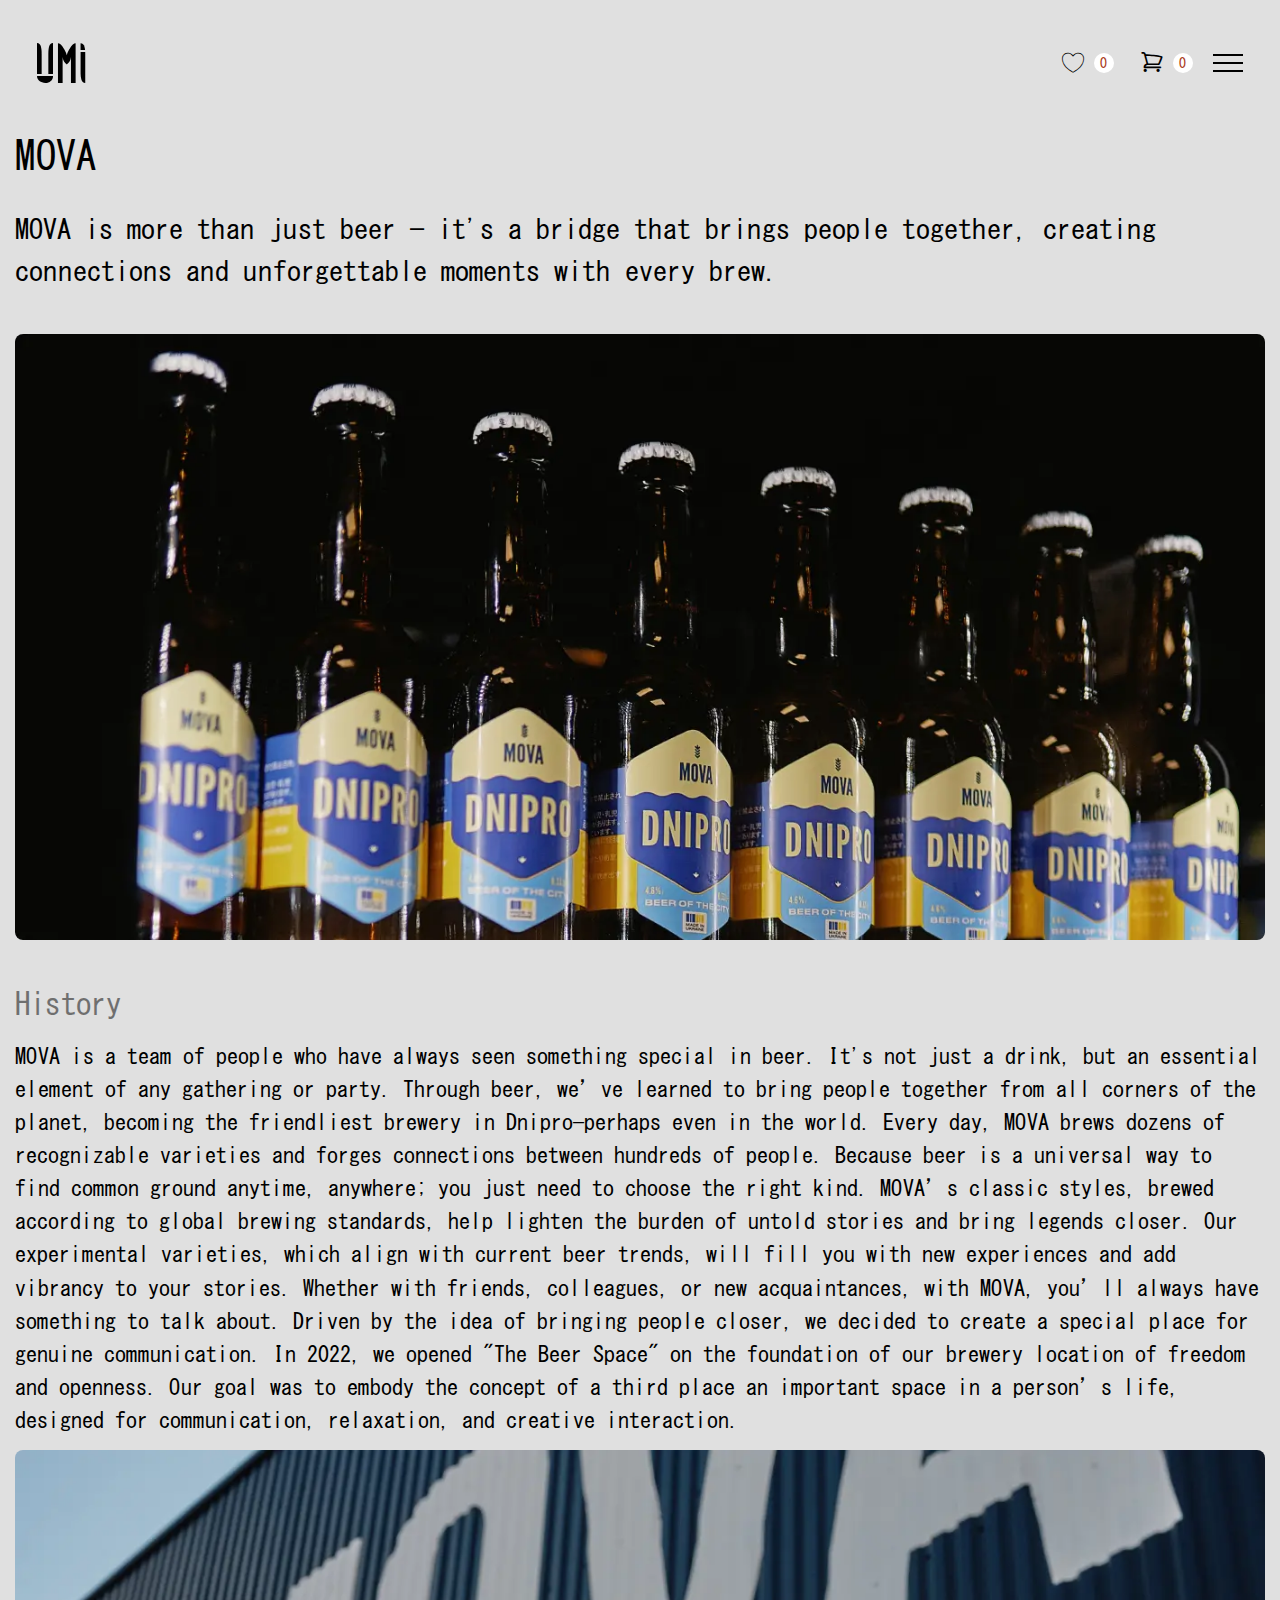
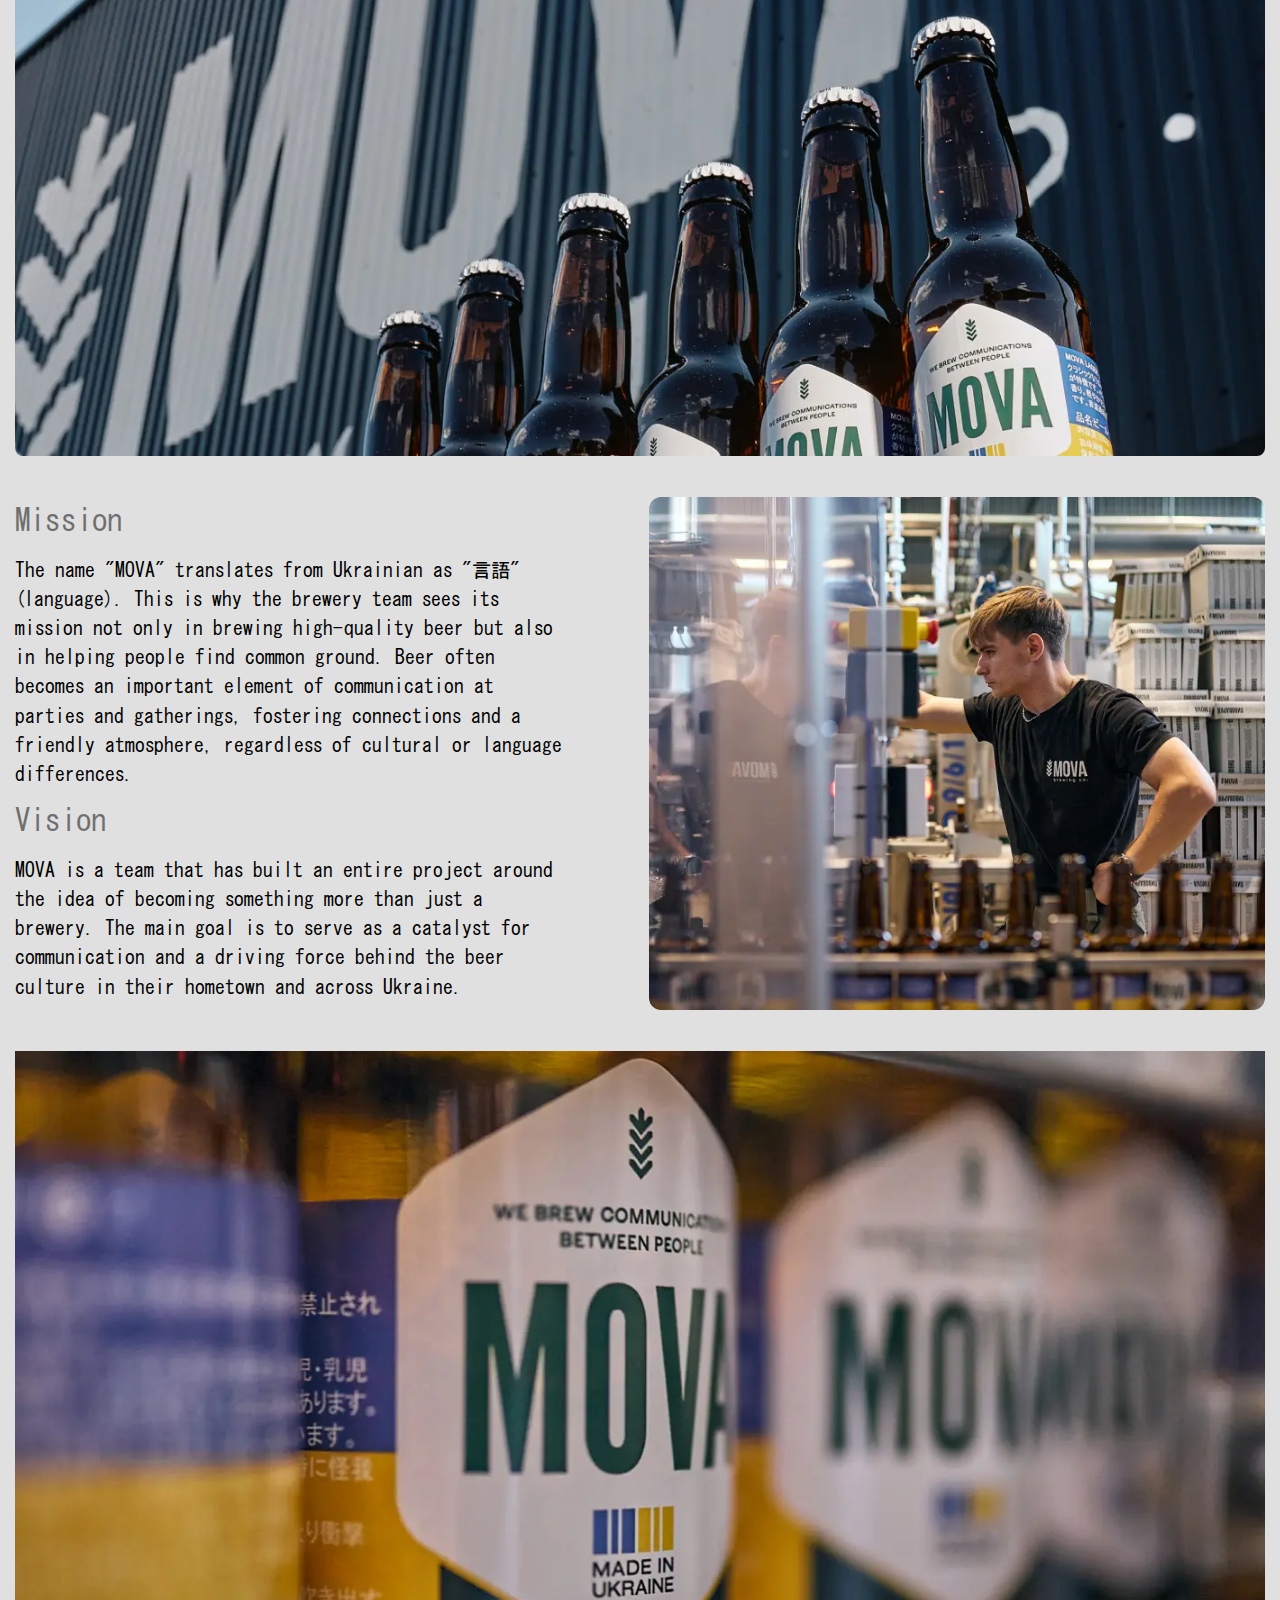
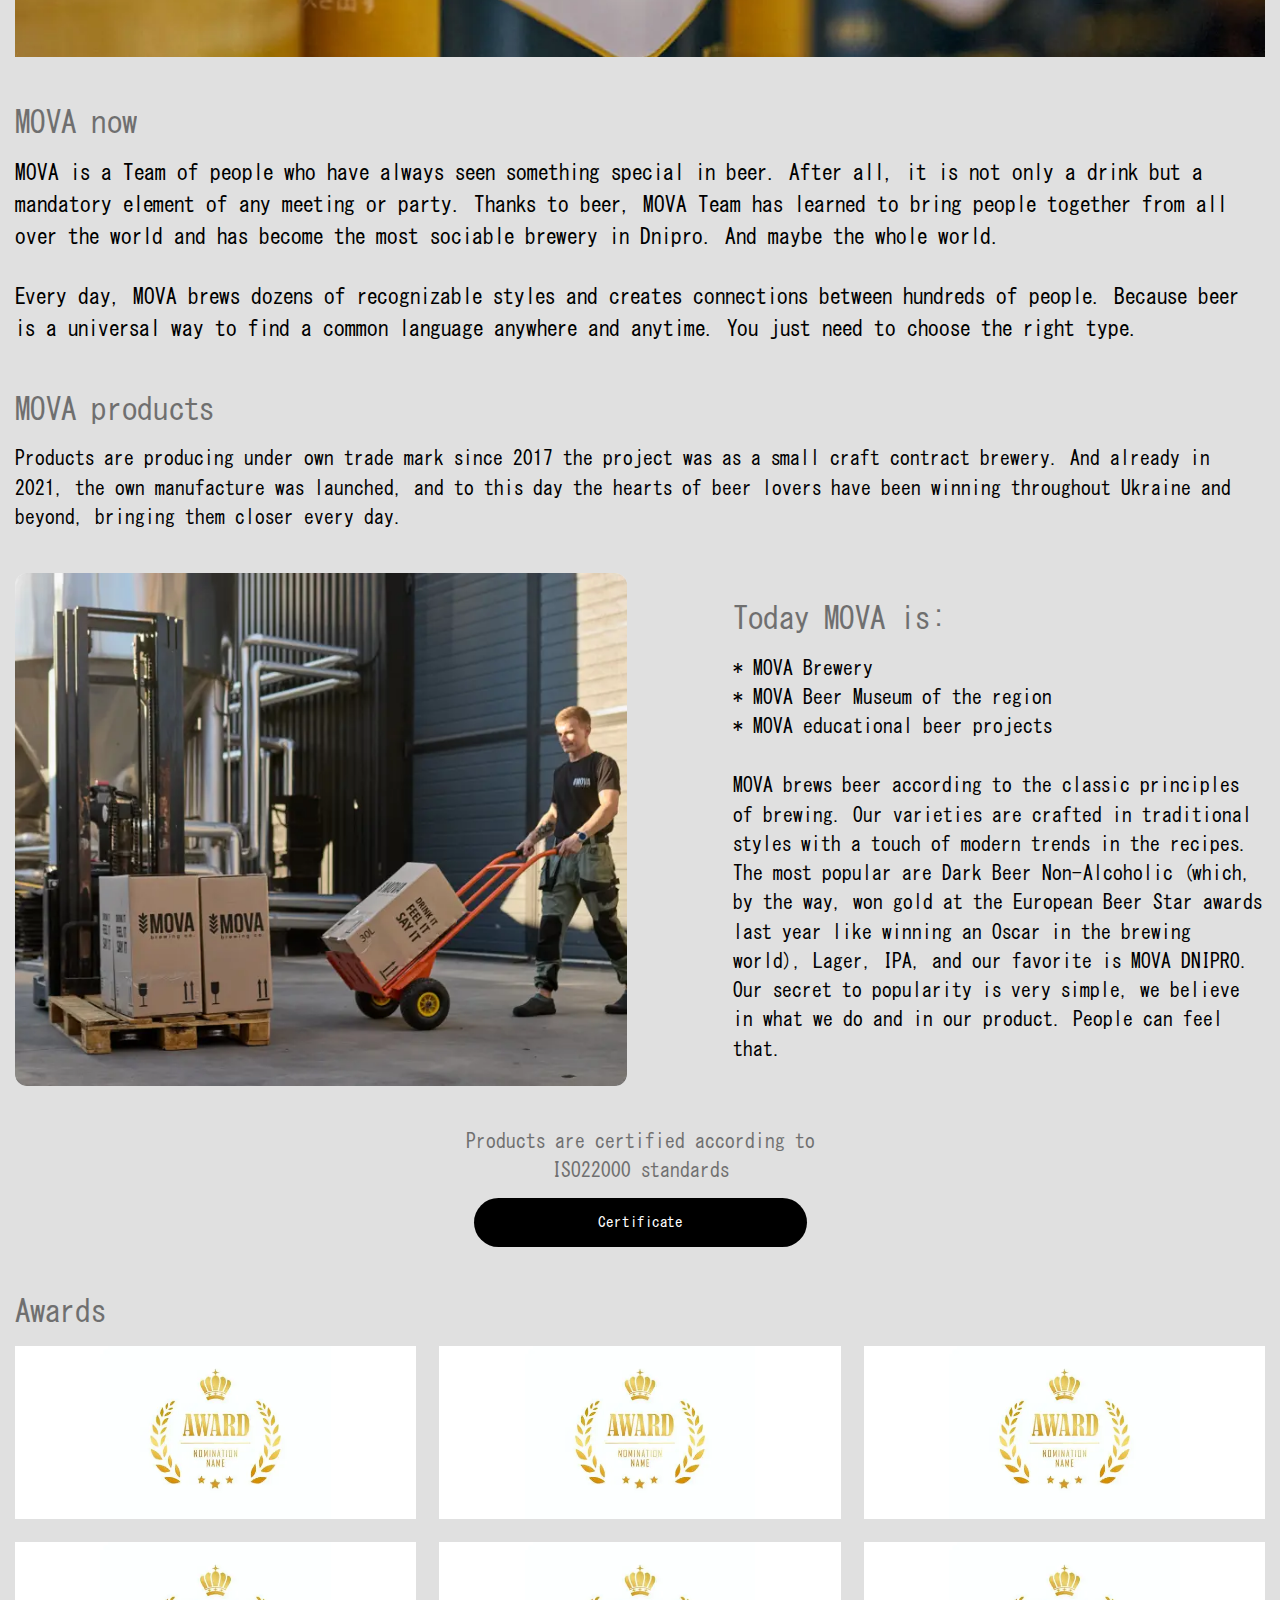
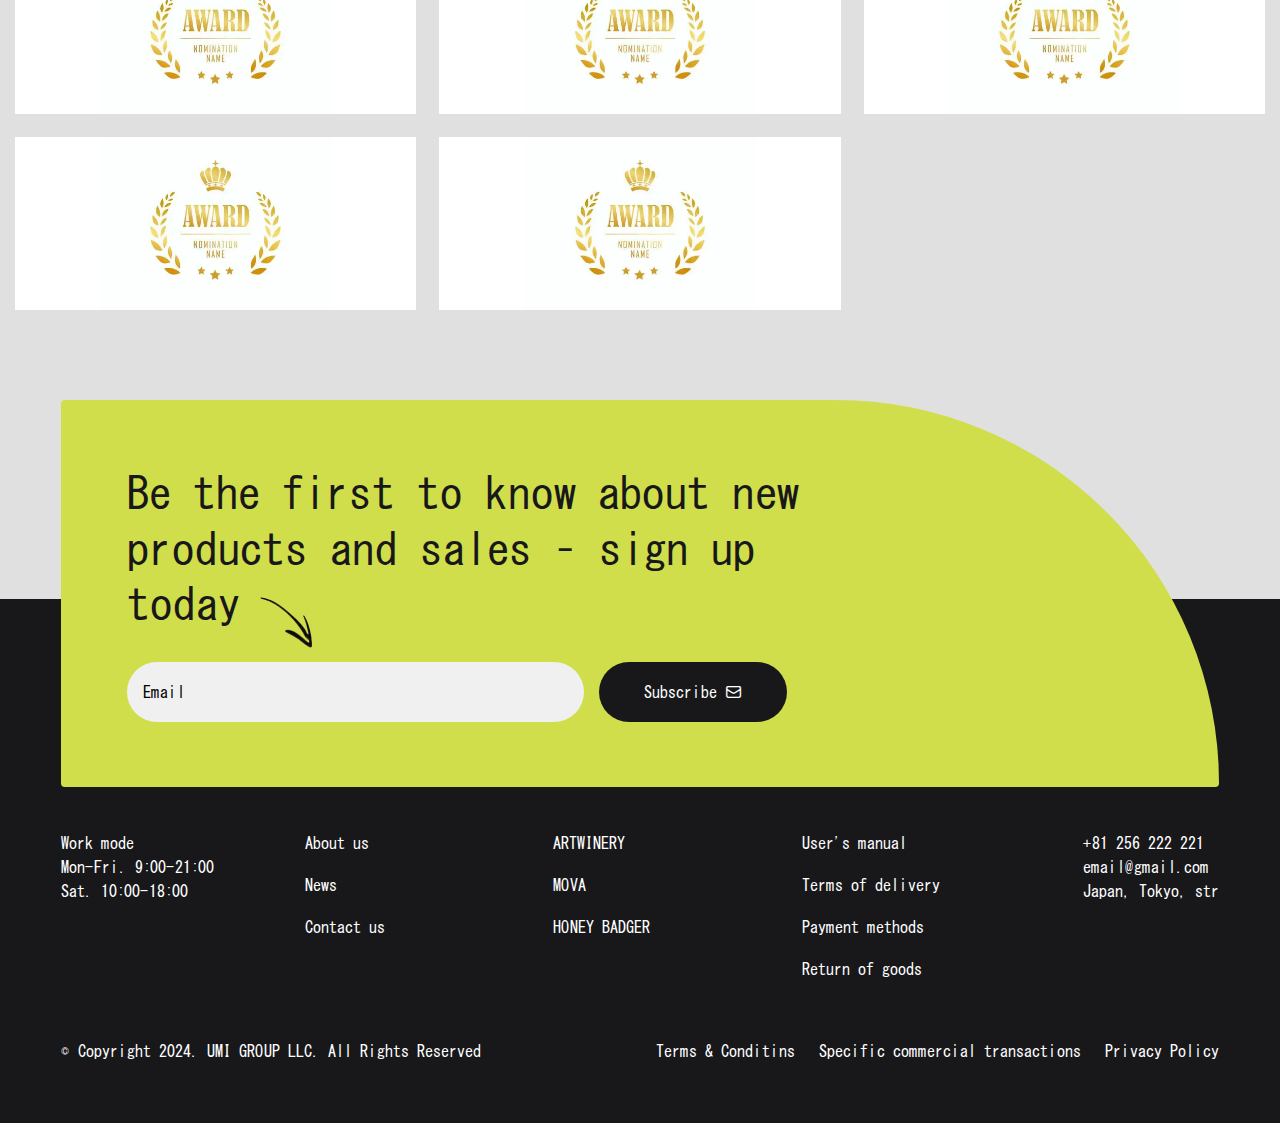
<file: producer-mova.html>
<!DOCTYPE html>
<html lang="en">

<head>
	<title>Mova</title>
	<meta charset="UTF-8">
	<meta name="format-detection" content="telephone=no">
	<!-- <style>body{opacity: 0;}</style> -->
	<link rel="stylesheet" href="css/style.min.css?_v=20241031060832">
	<link rel="shortcut icon" href="favicon.ico">
	<!-- <meta name="robots" content="noindex, nofollow"> -->
	<meta name="viewport" content="width=device-width, initial-scale=1.0">
</head>

<body>
	<div class="wrapper">
		<header class="header">
			<div class="header__container">
				<div class="header__body">
					<a href="home.html" class="header__logo"><img src="img/logo-black.svg" alt="logo"></a>
					<div class="header__actions actions-header">
						<!-- <a href="#" class="actions-header__user user-actions-header">
               <div class="user-actions-header__icon _icon-user"></div>
               <div class="user-actions-header__title">Log in</div>
            </a> -->
						<a href="favorites.html" class="actions-header__favourite favourite-actions-header">
							<div class="favourite-actions-header__icon _icon-favourite"></div>
							<div class="favourite-actions-header__value"><span>0</span></div>
						</a>
						<a href="#" class="actions-header__cart cart-actions-header">
							<div class="cart-actions-header__icon _icon-cart"></div>
							<div class="cart-actions-header__value"><span>0</span></div>
						</a>
					</div>
					<button type="button" class="menu__icon icon-menu"><span></span></button>
					<div class="header__menu menu">
						<div class="menu__container">
							<div class="menu__top top-menu">
								<a href="home.html" class="top-menu__logo"><img src="img/logo-black.svg" alt="logo"></a>
								<div class="top-menu__languages">
									<a href="#" class="top-menu__language">ENG</a>
									<a href="#" class="top-menu__language">JP</a>
								</div>
							</div>
							<div class="menu__content">
								<nav class="menu__body">
									<ul class="menu__list">
										<li class="menu__item"><a href="catalog.html" class="menu__link">Catalog</a></li>
										<li class="menu__item"><a href="about.html" class="menu__link">About us</a></li>
										<li class="menu__item"><a href="#" class="menu__link">User’s manual</a></li>
										<li class="menu__item"><a href="news.html" class="menu__link">News</a></li>
										<li class="menu__item"><a href="#" class="menu__link">Contact us</a></li>
									</ul>
								</nav>
								<div class="menu__products products-menu">
									<div class="products-menu__items">
										<a href="#" class="products-menu__item item-products-menu">
											<h2 class="item-products-menu__title">MOVA</h2>
											<img src="img/header/menu/image_mova.webp" alt="mova image">
										</a>
										<a href="#" class="products-menu__item item-products-menu">
											<h2 class="item-products-menu__title">Honey Badger</h2>
											<img src="img/header/menu/image_2.webp" alt="image">
										</a>
										<a href="#" class="products-menu__item item-products-menu">
											<h2 class="item-products-menu__title">Artwinery</h2>
											<img src="img/header/menu/image_3.webp" alt="image">
										</a>
									</div>
								</div>
							</div>
						</div>

					</div>
				</div>
			</div>
		</header>
		<main class="page-mova">
			<section class="page-mova__hero hero-producer">
				<div class="hero-producer__container">
					<div class="hero-producer__body">
						<h1 class="hero-producer__title title-producer">MOVA</h1>
						<div class="hero-producer__text">MOVA is more than just beer — it's a bridge that brings people together, creating connections and unforgettable moments with every brew.</div>
						<div class="hero-producer__image">
							<img src="img/producers/mova/image_1.webp" alt="image">
						</div>
					</div>
				</div>
			</section>
			<section class="page-mova__history history-producer">
				<div class="history-producer__container">
					<div class="history-producer__body">
						<h2 class="history-producer__title subtitle-producer">History</h2>
						<div class="history-producer__text">MOVA is a team of people who have always seen something special in beer. It's not just a drink, but an essential element of any gathering or party. Through beer, we’ve learned to bring people together from all corners of the planet, becoming the friendliest brewery in Dnipro—perhaps even in the world. Every day, MOVA brews dozens of recognizable varieties and forges connections between hundreds of people. Because beer is a universal way to find common ground anytime, anywhere; you just need to choose the right kind. MOVA’s classic styles, brewed according to global brewing standards, help lighten the burden of untold stories and bring legends closer. Our experimental varieties, which align with current beer trends, will fill you with new experiences and add vibrancy to your stories. Whether with friends, colleagues, or new acquaintances, with MOVA, you’ll always have something to talk about. Driven by the idea of bringing people closer, we decided to create a special place for genuine communication. In 2022, we opened "The Beer Space" on the foundation of our brewery location of freedom and openness. Our goal was to embody the concept of a third place an important space in a person’s life, designed for communication, relaxation, and creative interaction.</div>
						<div class="history-producer__image">
							<img src="img/producers/mova/image_2.webp" alt="image">
						</div>
					</div>
				</div>
			</section>
			<section class="page-mova__mission mission-producer">
				<div class="mission-producer__container">
					<div class="mission-producer__body">
						<div class="mission-producer__content content-mission-producer">
							<div class="content-mission-producer__mission">
								<h2 class="content-mission-producer__title subtitle-producer">Mission</h2>
								<div class="content-mission-producer__text">The name "MOVA" translates from Ukrainian as "言語" (language). This is why the brewery team sees its mission not only in brewing high-quality beer but also in helping people find common ground. Beer often becomes an important element of communication at parties and gatherings, fostering connections and a friendly atmosphere, regardless of cultural or language differences.</div>
							</div>
							<div class="content-mission-producer__vision">
								<h2 class="content-mission-producer__title subtitle-producer">Vision</h2>
								<div class="content-mission-producer__text">MOVA is a team that has built an entire project around the idea of becoming something more than just a brewery. The main goal is to serve as a catalyst for communication and a driving force behind the beer culture in their hometown and across Ukraine.</div>
							</div>
						</div>
						<div class="mission-producer__image">
							<img src="img/producers/mova/image_3.webp" alt="image">
						</div>
					</div>
				</div>
			</section>
			<section class="page-mova__now now-producer">
				<div class="now-producer__container">
					<div class="now-producer__image">
						<img src="img/producers/mova/image_4.webp" alt="image">
					</div>
					<div class="now-producer__content">
						<h2 class="now-producer__title subtitle-producer">MOVA now</h2>
						<div class="now-producer__text">
							<p>MOVA is a Team of people who have always seen something special in beer. After all, it is not only a drink but a mandatory element of any meeting or party. Thanks to beer, MOVA Team has learned to bring people together from all over the world and has become the most sociable brewery in Dnipro. And maybe the whole world.</p>
							<p>Every day, MOVA brews dozens of recognizable styles and creates connections between hundreds of people. Because beer is a universal way to find a common language anywhere and anytime. You just need to choose the right type.</p>
						</div>
					</div>
				</div>
			</section>
			<section class="page-mova__products products-producer">
				<div class="products-producer__container">
					<div class="products-producer__body">
						<div class="products-producer__top">
							<h2 class="products-producer__title subtitle-producer">MOVA products</h2>
							<div class="products-producer__text">Products are producing under own trade mark since 2017 the project was as a small craft contract brewery. And already in 2021, the own manufacture was launched, and to this day the hearts of beer lovers have been winning throughout Ukraine and beyond, bringing them closer every day.</div>
						</div>
						<div class="products-producer__content content-products-producer">
							<div class="content-products-producer__image">
								<img src="img/producers/mova/image_5.webp" alt="image">
							</div>
							<div class="content-products-producer__body">
								<h3 class="content-products-producer__title subtitle-producer">Today MOVA is:</h3>
								<ul class="content-products-producer__list">
									<li class="content-products-producer__item">MOVA Brewery</li>
									<li class="content-products-producer__item">MOVA Beer Museum of the region</li>
									<li class="content-products-producer__item">MOVA educational beer projects</li>
								</ul>
								<div class="content-products-producer__text">MOVA brews beer according to the classic principles of brewing. Our varieties are crafted in traditional styles with a touch of modern trends in the recipes. The most popular are Dark Beer Non-Alcoholic (which, by the way, won gold at the European Beer Star awards last year like winning an Oscar in the brewing world), Lager, IPA, and our favorite is MOVA DNIPRO. Our secret to popularity is very simple, we believe in what we do and in our product. People can feel that.</div>
							</div>
						</div>
						<div class="products-producer__footer footer-products-producer">
							<div class="footer-products-producer__body">
								<div class="footer-products-producer__label">Products are certified according to ISO22000 standards</div>
								<a href="#" class="footer-products-producer__button button"><span>Certificate</span></a>
							</div>
						</div>
					</div>
				</div>
			</section>
			<section class="page-mova__awards awards-producer">
				<div class="awards-producer__container">
					<h2 class="awards-producer__title subtitle-producer">Awards</h2>
					<div class="awards-producer__slider swiper">
						<div class="awards-producer__wrapper swiper-wrapper">
							<div class="awards-producer__slide swiper-slide">
								<img src="img/producers/mova/award-icon.webp" alt="icon">
							</div>
							<div class="awards-producer__slide swiper-slide">
								<img src="img/producers/mova/award-icon.webp" alt="icon">
							</div>
							<div class="awards-producer__slide swiper-slide">
								<img src="img/producers/mova/award-icon.webp" alt="icon">
							</div>
							<div class="awards-producer__slide swiper-slide">
								<img src="img/producers/mova/award-icon.webp" alt="icon">
							</div>
							<div class="awards-producer__slide swiper-slide">
								<img src="img/producers/mova/award-icon.webp" alt="icon">
							</div>
							<div class="awards-producer__slide swiper-slide">
								<img src="img/producers/mova/award-icon.webp" alt="icon">
							</div>
							<div class="awards-producer__slide swiper-slide">
								<img src="img/producers/mova/award-icon.webp" alt="icon">
							</div>
							<div class="awards-producer__slide swiper-slide">
								<img src="img/producers/mova/award-icon.webp" alt="icon">
							</div>
						</div>
					</div>
				</div>
			</section>
		</main>
		<footer class="footer">
			<div class="footer__container">
				<div class="footer__body">
					<div class="footer__banner banner-footer">
						<div class="banner-footer__body">
							<div class="banner-footer__text">Be the first to know about new products and sales – sign up today</div>
							<form action="files/sendmail/sendmail.php" method="POST" class="banner-footer__form form-banner-footer">
								<input type="email" name="email-footer" data-required placeholder="Email" class="form-banner-footer__input">
								<button type="submit" class="form-banner-footer__button _icon-mail">Subscribe</button>
							</form>
							<img src="img/footer/arrow-footer.webp" alt="arrow" class="banner-footer__icon">
						</div>
					</div>
					<div class="footer__content content-footer">
						<div class="content-footer__columms">
							<div class="content-footer__column content-footer__column_1">
								<div class="content-footer__work-mode">
									<p>Work mode</p>
									<p>Mon-Fri. 9:00-21:00</p>
									<p>Sat. 10:00-18:00</p>
								</div>
							</div>
							<div class="content-footer__column content-footer__column_2">
								<nav class="content-footer__menu menu-footer">
									<div class="menu-footer__columns">
										<div class="menu-footer__column menu-footer__column_1">
											<ul class="menu-footer__list menu-footer__list_1">
												<li class="menu-footer__item"><a href="#" class="menu-footer__link">About us</a></li>
												<li class="menu-footer__item"><a href="#" class="menu-footer__link">News</a></li>
												<li class="menu-footer__item"><a href="#" class="menu-footer__link">Contact us</a></li>
											</ul>
										</div>
										<div class="menu-footer__column menu-footer__column_2">
											<ul class="menu-footer__list menu-footer__list_2">
												<li class="menu-footer__item"><a href="#" class="menu-footer__link">ARTWINERY</a></li>
												<li class="menu-footer__item"><a href="#" class="menu-footer__link">MOVA</a></li>
												<li class="menu-footer__item"><a href="#" class="menu-footer__link">HONEY BADGER</a></li>
											</ul>
										</div>
										<div class="menu-footer__column menu-footer__column_3">
											<ul data-da=".menu-footer__column_1, 450, 1" class="menu-footer__list menu-footer__list_3">
												<li class="menu-footer__item"><a href="#" class="menu-footer__link">User's manual</a></li>
												<li class="menu-footer__item"><a href="#" class="menu-footer__link">Terms of delivery</a></li>
												<li class="menu-footer__item"><a href="#" class="menu-footer__link">Payment methods</a></li>
												<li class="menu-footer__item"><a href="#" class="menu-footer__link">Return of goods</a></li>
											</ul>
										</div>
									</div>
								</nav>
							</div>
							<div class="content-footer__column content-footer__column_3">
								<div data-da=".content-footer__column_1, 991.98, 1" class="content-footer__contacts contacts-footer">
									<a href="tel:+81256222221" class="contacts-footer__item">+81 256 222 221</a>
									<a href="mailto:email@gmail.com" class="contacts-footer__item">email@gmail.com</a>
									<a href="#" class="contacts-footer__item">Japan, Tokyo, str</a>
								</div>
							</div>
						</div>
					</div>
					<div class="footer__bottom bottom-footer">
						<div class="bottom-footer__copy">© Copyright 2024. UMI GROUP LLC. All Rights Reserved</div>
						<div class="bottom-footer__rules">
							<a href="#" class="bottom-footer__terms">Terms & Conditins</a>
							<a href="#" class="bottom-footer__transactions">Specific commercial transactions</a>
							<a href="#" data-da=".bottom-footer__rules, 767.98, 1" class="bottom-footer__policy">Privacy Policy</a>
						</div>
					</div>
				</div>
			</div>
		</footer>
	</div>
	<script src="js/app.min.js?_v=20241031060832"></script>
</body>

</html>
</file>
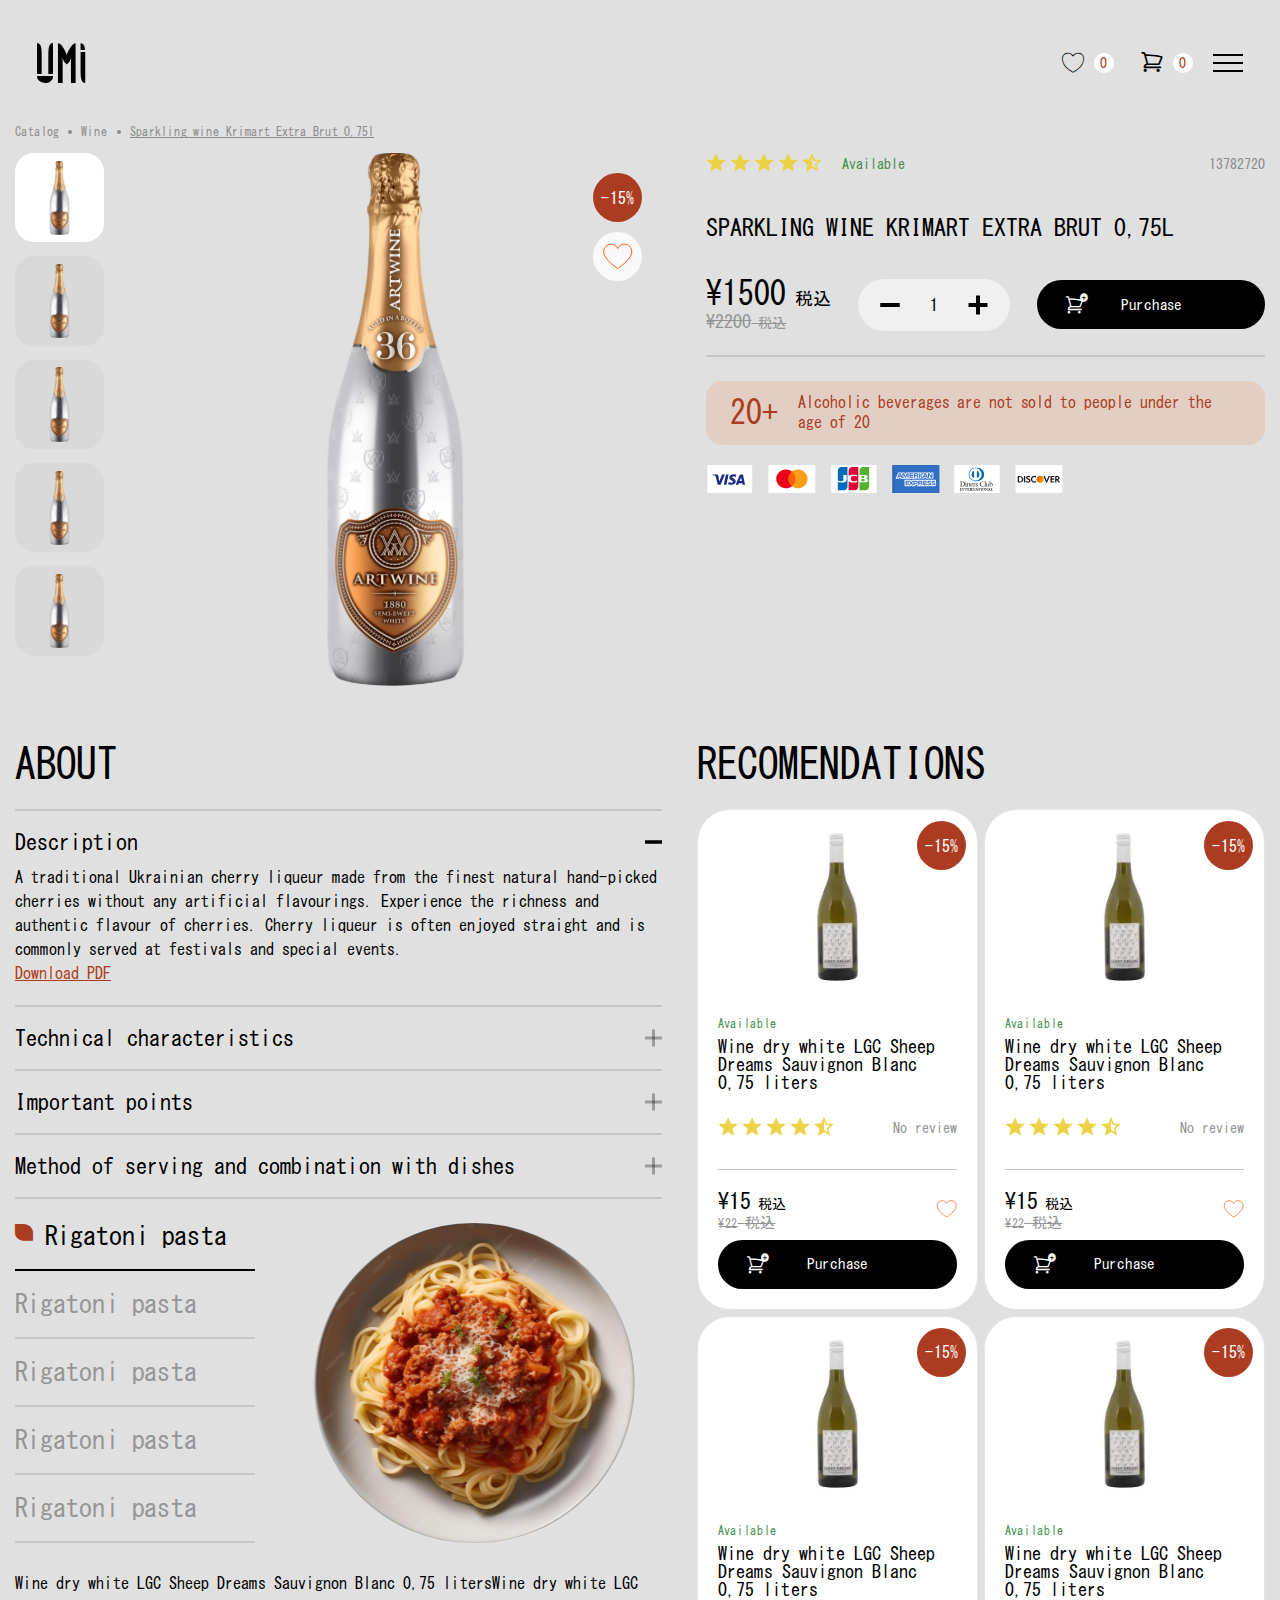
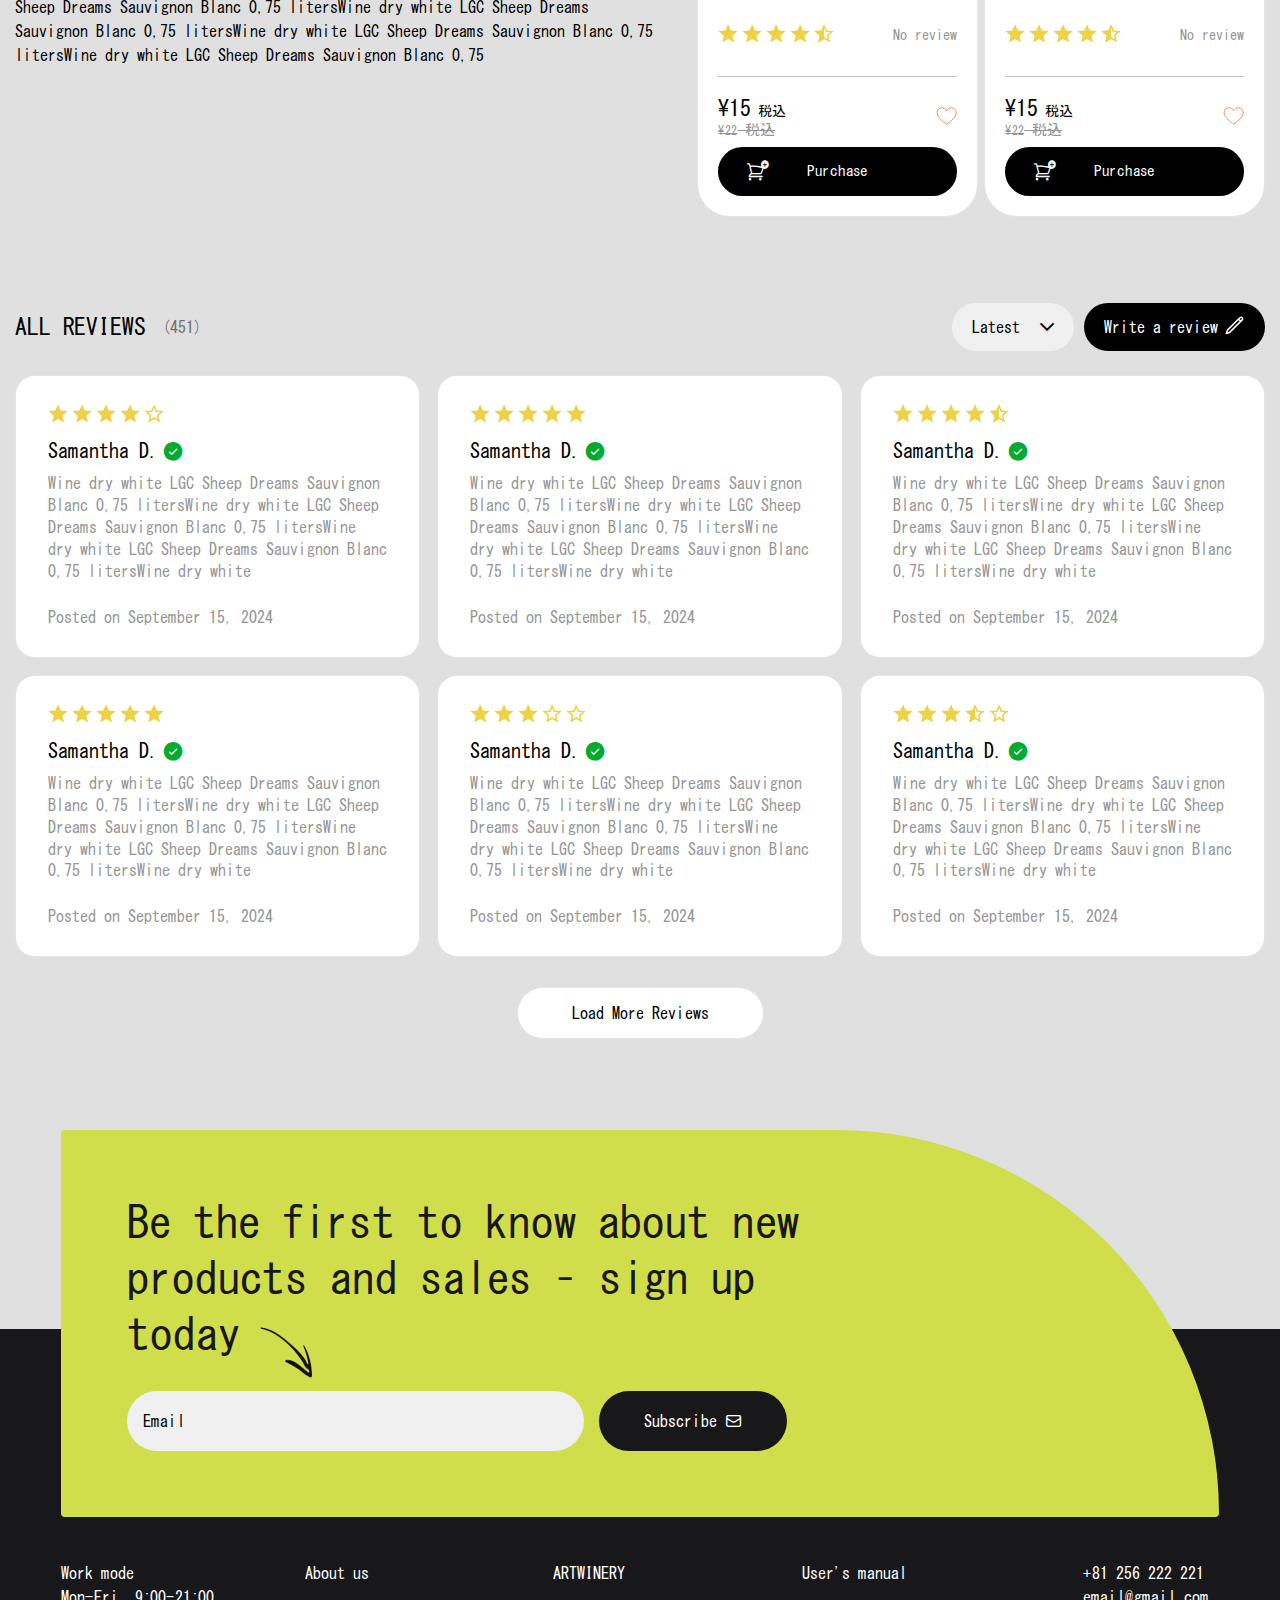
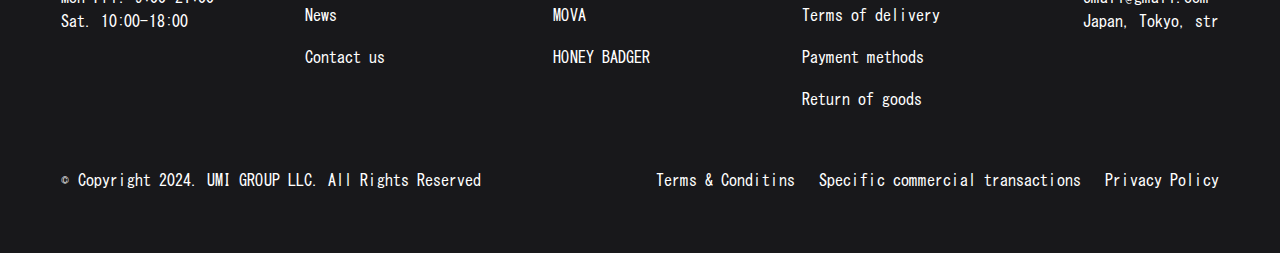
<file: product.html>
<!DOCTYPE html>
<html lang="en">

<head>
	<title>Product page</title>
	<meta charset="UTF-8">
	<meta name="format-detection" content="telephone=no">
	<!-- <style>body{opacity: 0;}</style> -->
	<link rel="stylesheet" href="css/style.min.css?_v=20241031060832">
	<link rel="shortcut icon" href="favicon.ico">
	<!-- <meta name="robots" content="noindex, nofollow"> -->
	<meta name="viewport" content="width=device-width, initial-scale=1.0">
</head>

<body>
	<div class="wrapper">
		<header class="header">
			<div class="header__container">
				<div class="header__body">
					<a href="home.html" class="header__logo"><img src="img/logo-black.svg" alt="logo"></a>
					<div class="header__actions actions-header">
						<!-- <a href="#" class="actions-header__user user-actions-header">
               <div class="user-actions-header__icon _icon-user"></div>
               <div class="user-actions-header__title">Log in</div>
            </a> -->
						<a href="favorites.html" class="actions-header__favourite favourite-actions-header">
							<div class="favourite-actions-header__icon _icon-favourite"></div>
							<div class="favourite-actions-header__value"><span>0</span></div>
						</a>
						<a href="#" class="actions-header__cart cart-actions-header">
							<div class="cart-actions-header__icon _icon-cart"></div>
							<div class="cart-actions-header__value"><span>0</span></div>
						</a>
					</div>
					<button type="button" class="menu__icon icon-menu"><span></span></button>
					<div class="header__menu menu">
						<div class="menu__container">
							<div class="menu__top top-menu">
								<a href="home.html" class="top-menu__logo"><img src="img/logo-black.svg" alt="logo"></a>
								<div class="top-menu__languages">
									<a href="#" class="top-menu__language">ENG</a>
									<a href="#" class="top-menu__language">JP</a>
								</div>
							</div>
							<div class="menu__content">
								<nav class="menu__body">
									<ul class="menu__list">
										<li class="menu__item"><a href="catalog.html" class="menu__link">Catalog</a></li>
										<li class="menu__item"><a href="about.html" class="menu__link">About us</a></li>
										<li class="menu__item"><a href="#" class="menu__link">User’s manual</a></li>
										<li class="menu__item"><a href="news.html" class="menu__link">News</a></li>
										<li class="menu__item"><a href="#" class="menu__link">Contact us</a></li>
									</ul>
								</nav>
								<div class="menu__products products-menu">
									<div class="products-menu__items">
										<a href="#" class="products-menu__item item-products-menu">
											<h2 class="item-products-menu__title">MOVA</h2>
											<img src="img/header/menu/image_mova.webp" alt="mova image">
										</a>
										<a href="#" class="products-menu__item item-products-menu">
											<h2 class="item-products-menu__title">Honey Badger</h2>
											<img src="img/header/menu/image_2.webp" alt="image">
										</a>
										<a href="#" class="products-menu__item item-products-menu">
											<h2 class="item-products-menu__title">Artwinery</h2>
											<img src="img/header/menu/image_3.webp" alt="image">
										</a>
									</div>
								</div>
							</div>
						</div>

					</div>
				</div>
			</div>
		</header>
		<main class="page-product">
			<div class="page-product__header header-page-product">
				<div class="header-page-product__container">
					<nav class="header-page-product__breadcrumbs breadcrumbs">
						<ul class="breadcrumbs__list">
							<li class="breadcrumbs__item">
								<a href="catalog.html" class="breadcrumbs__link">Catalog</a>
							</li>
							<li class="breadcrumbs__item">
								<a href="#" class="breadcrumbs__link">Wine</a>
							</li>
							<li class="breadcrumbs__item">
								<span class="breadcrumbs__current">Sparkling wine Krimart Extra Brut 0,75l</span>
							</li>
						</ul>
					</nav>
				</div>
			</div>
			<section class="page-product__product product">
				<div class="product__container">
					<section class="product__hero hero-product">
						<div class="hero-product__images images-hero-product">
							<div class="images-hero-product__thumbs thumbs-hero-product swiper">
								<div class="thumbs-hero-product__wrapper swiper-wrapper">
									<div class="thumbs-hero-product__slide swiper-slide">
										<img src="img/product-page/image.svg" alt="image">
									</div>
									<div class="thumbs-hero-product__slide swiper-slide">
										<img src="img/product-page/image.svg" alt="image">
									</div>
									<div class="thumbs-hero-product__slide swiper-slide">
										<img src="img/product-page/image.svg" alt="image">
									</div>
									<div class="thumbs-hero-product__slide swiper-slide">
										<img src="img/product-page/image.svg" alt="image">
									</div>
									<div class="thumbs-hero-product__slide swiper-slide">
										<img src="img/product-page/image.svg" alt="image">
									</div>
								</div>
							</div>
							<div class="images-hero-product__slider slider-hero-product swiper">
								<div class="slider-hero-product__wrapper swiper-wrapper">
									<div class="slider-hero-product__slide swiper-slide">
										<img src="img/product-page/image.svg" alt="image">
									</div>
									<div class="slider-hero-product__slide swiper-slide">
										<img src="img/product-page/image.svg" alt="image">
									</div>
									<div class="slider-hero-product__slide swiper-slide">
										<img src="img/product-page/image.svg" alt="image">
									</div>
									<div class="slider-hero-product__slide swiper-slide">
										<img src="img/product-page/image.svg" alt="image">
									</div>
									<div class="slider-hero-product__slide swiper-slide">
										<img src="img/product-page/image.svg" alt="image">
									</div>
								</div>
							</div>
							<div class="images-hero-product__labels">
								<div class="images-hero-product__label product-card__label product-card__label_sale"><span>-15%</span></div>
								<a href="#" class="images-hero-product__favourite">
									<svg class="product-card__link_favourite-svg" width="21" height="18" viewBox="0 0 21 18" fill="none" xmlns="http://www.w3.org/2000/svg">
										<path d="M10.3676 3.11975L10.6508 3.59272L10.9322 3.11866C11.7966 1.6621 13.3869 0.682129 15.2058 0.682129C17.9499 0.682129 20.1745 2.91121 20.1669 5.66181V5.66273C20.1669 7.04695 19.5874 8.4562 18.6827 9.80828C17.7797 11.1579 16.5695 12.4252 15.3492 13.5186C14.1302 14.6108 12.9098 15.5219 11.9933 16.1603C11.5354 16.4793 11.1541 16.7296 10.8878 16.9C10.7892 16.963 10.7065 17.015 10.6414 17.0555C10.5764 17.015 10.4936 16.963 10.3951 16.9C10.1288 16.7296 9.7475 16.4793 9.28956 16.1603C8.37308 15.5219 7.15265 14.6108 5.93369 13.5186C4.71339 12.4252 3.5032 11.1579 2.60017 9.80828C1.69548 8.4562 1.11597 7.04695 1.11597 5.66273C1.11597 2.91124 3.34133 0.682129 6.08525 0.682129C7.9039 0.682129 9.49487 1.66198 10.3676 3.11975Z" fill="#AB3C22" stroke="#FF5000" stroke-width="0.65721" />
									</svg>
								</a>
							</div>
						</div>
						<div class="hero-product__body body-hero-product">
							<div class="body-hero-product__header header-body-hero-product">
								<div class="header-body-hero-product__rating">
									<div data-rating="" data-rating-value="4.5" class="rating"></div>
								</div>
								<div class="header-body-hero-product__availability">Available</div>
								<div class="header-body-hero-product__article">13782720</div>
							</div>
							<div class="body-hero-product__title-container">
								<h1 class="body-hero-product__title">Sparkling wine Krimart Extra Brut 0,75l</h1>
							</div>
							<div class="body-hero-product__actions actions-body-hero-product">
								<div class="actions-body-hero-product__prices">
									<div class="actions-body-hero-product__price"><span>¥1500</span> 税込</div>
									<div class="actions-body-hero-product__price actions-body-hero-product__price_old"><span>¥2200</span> 税込</div>
								</div>
								<div data-quantity class="actions-body-hero-product__quantity quantity">
									<button data-quantity-minus type="button" class="quantity__button quantity__button_minus"></button>
									<div class="quantity__input">
										<input data-quantity-value autocomplete="off" type="text" name="form[]" value="1">
									</div>
									<button data-quantity-plus type="button" class="quantity__button quantity__button_plus"></button>
								</div>
								<a href="#" class="actions-body-hero-product__button button"><span class="_icon-cart-button"></span> Purchase</a>
							</div>
							<div class="body-hero-product__line"></div>
							<div class="body-hero-product__warning"><span>20+</span> Alcoholic beverages are not sold to people under the age of 20</div>
							<div class="body-hero-product__payments payments-body-hero-product">
								<div class="payments-body-hero-product__item">
									<img src="img/product-page/payments/icon_1.svg" alt="icon">
								</div>
								<div class="payments-body-hero-product__item">
									<img src="img/product-page/payments/icon_2.svg" alt="icon">
								</div>
								<div class="payments-body-hero-product__item">
									<img src="img/product-page/payments/icon_3.svg" alt="icon">
								</div>
								<div class="payments-body-hero-product__item">
									<img src="img/product-page/payments/icon_4.svg" alt="icon">
								</div>
								<div class="payments-body-hero-product__item">
									<img src="img/product-page/payments/icon_5.svg" alt="icon">
								</div>
								<div class="payments-body-hero-product__item">
									<img src="img/product-page/payments/icon_6.svg" alt="icon">
								</div>
							</div>
						</div>
					</section>
					<section class="product__content content-product">
						<div class="content-product__about about-content-product">
							<h2 class="about-content-product__title title-content-product">About</h2>
							<div data-spollers class="about-content-product__spollers spollers">
								<details class="spollers__item" data-open>
									<summary class="spollers__title">Description</summary>
									<div class="spollers__body">
										<p>A traditional Ukrainian cherry liqueur made from the finest natural hand-picked cherries without any artificial flavourings. Experience the richness and authentic flavour of cherries. Cherry liqueur is often enjoyed straight and is commonly served at festivals and special events.</p>
										<a href="#">Download PDF</a>
									</div>
								</details>
								<details class="spollers__item">
									<summary class="spollers__title">Technical characteristics</summary>
									<div class="spollers__body">
										<ul>
											<li>Product name: Cherry Nalivka・Liqueur</li>
											<li>Country of origin: Ukraine</li>
											<li>Producer: <a href="#">Honey Badger LLC</a></li>
											<li>Ingredients: Highly refined spirits 96.5% (a blend of wheat, rye and corn), natural cherry berries, white sugar, natural mineral water</li>
											<li>Contents: 500 ml</li>
											<li>Alcohol content: 17%</li>
											<li>Best before: 24 months from date of manufacture</li>
											<li>Storage method: Temperature 10°C to 25°C, relative humidity below 85%</li>
										</ul>
									</div>
								</details>
								<details class="spollers__item">
									<summary class="spollers__title">Important points</summary>
									<div class="spollers__body">
										<ul>
											<li>Drinking alcohol is prohibited by law for those under the age of 20.</li>
											<li>Drinking alcohol during pregnancy or while breastfeeding may have a negative impact on the development of the fetus or infant.</li>
											<li>Drinking and driving is prohibited by law.</li>
											<li>Please use a bottle opener. Take care not to injure yourself when opening the bottle.</li>
											<li>To prevent damage to the bottle, do not freeze or impact the bottle.</li>
											<li>Shaking the bottle vigorously when opening the bottle may cause the alcohol to spray out.</li>
										</ul>
									</div>
								</details>
								<details class="spollers__item">
									<summary class="spollers__title">Method of serving and combination with dishes</summary>
									<div class="spollers__body">
										<p>Method of serving and combination with dishesIts sweet, fruity taste and slight acidity make it a perfect accompaniment to a wide variety of dishes and pairs well with cheese, poultry and game, roast beef, vegetable and fruit salads, desserts, chocolate and coffee. Cherry nalivka is also a great ingredient in making sauces, desserts and cocktails.</p>
									</div>
								</details>
							</div>
							<div data-tabs class="about-content-product__tabs tabs-about-content-product">
								<nav data-tabs-titles class="tabs-about-content-product__navigation">
									<button type="button" class="tabs-about-content-product__title _tab-active">Rigatoni pasta</button>
									<button type="button" class="tabs-about-content-product__title">Rigatoni pasta</button>
									<button type="button" class="tabs-about-content-product__title">Rigatoni pasta</button>
									<button type="button" class="tabs-about-content-product__title">Rigatoni pasta</button>
									<button type="button" class="tabs-about-content-product__title">Rigatoni pasta</button>
								</nav>
								<div data-tabs-body class="tabs-about-content-product__content">
									<div class="tabs-about-content-product__body">
										<div class="tabs-about-content-product__image">
											<img src="img/product-page/content/image-pasta.svg" alt="image">
										</div>
									</div>
									<div class="tabs-about-content-product__body">
										<div class="tabs-about-content-product__image">
											<img src="img/product-page/content/image-pasta.svg" alt="image">
										</div>
									</div>
									<div class="tabs-about-content-product__body">
										<div class="tabs-about-content-product__image">
											<img src="img/product-page/content/image-pasta.svg" alt="image">
										</div>
									</div>
									<div class="tabs-about-content-product__body">
										<div class="tabs-about-content-product__image">
											<img src="img/product-page/content/image-pasta.svg" alt="image">
										</div>
									</div>
									<div class="tabs-about-content-product__body">
										<div class="tabs-about-content-product__image">
											<img src="img/product-page/content/image-pasta.svg" alt="image">
										</div>
									</div>
								</div>
							</div>
							<div class="about-content-product__text">
								<p>Wine dry white LGC Sheep Dreams Sauvignon Blanc 0,75 litersWine dry white LGC Sheep Dreams Sauvignon Blanc 0,75 litersWine dry white LGC Sheep Dreams Sauvignon Blanc 0,75 litersWine dry white LGC Sheep Dreams Sauvignon Blanc 0,75 litersWine dry white LGC Sheep Dreams Sauvignon Blanc 0,75</p>
							</div>
						</div>
						<div class="content-product__recomendations recomendations-content-product">
							<h2 class="recomendations-content-product__title title-content-product">Recomendations</h2>
							<div class="recomendations-content-product__items">
								<div data-da=".slider-recomendations-content-product__wrapper, 600" class="slider-recomendations-content-product__slide swiper-slide">
									<article class="product-card">
										<div class="product-card__lables">
											<div class="product-card__label product-card__label_sale">-15%</div>
										</div>
										<a href="#" class="product-card__image">
											<img src="img/product-card/image-base.webp" alt="image">
										</a>
										<div class="product-card__body">
											<div class="product-card__availability">Available</div>
											<a href="#" class="product-card__title-link">
												<h3 class="product-card__title">Wine dry white LGC Sheep Dreams Sauvignon Blanc 0,75 liters</h3>
											</a>
											<div class="product-card__reviews">
												<div class="product-card__rating">
													<div data-rating="" data-rating-value="4.5" class="rating"></div>
												</div>
												<div class="product-card__review-value"><span>No review</span> </div>
											</div>
											<div class="product-card__line"></div>
											<div class="product-card__row-prices">
												<div class="product-card__prices">
													<div class="product-card__price"><span>¥15</span> 税込</div>
													<div class="product-card__price product-card__price_old"><span>¥22</span> 税込</span></div>
												</div>
												<a href="#" class="product-card__link product-card__link_favourite">
													<svg class="product-card__link_favourite-svg" width="21" height="18" viewBox="0 0 21 18" fill="none" xmlns="http://www.w3.org/2000/svg">
														<path d="M10.3676 3.11975L10.6508 3.59272L10.9322 3.11866C11.7966 1.6621 13.3869 0.682129 15.2058 0.682129C17.9499 0.682129 20.1745 2.91121 20.1669 5.66181V5.66273C20.1669 7.04695 19.5874 8.4562 18.6827 9.80828C17.7797 11.1579 16.5695 12.4252 15.3492 13.5186C14.1302 14.6108 12.9098 15.5219 11.9933 16.1603C11.5354 16.4793 11.1541 16.7296 10.8878 16.9C10.7892 16.963 10.7065 17.015 10.6414 17.0555C10.5764 17.015 10.4936 16.963 10.3951 16.9C10.1288 16.7296 9.7475 16.4793 9.28956 16.1603C8.37308 15.5219 7.15265 14.6108 5.93369 13.5186C4.71339 12.4252 3.5032 11.1579 2.60017 9.80828C1.69548 8.4562 1.11597 7.04695 1.11597 5.66273C1.11597 2.91124 3.34133 0.682129 6.08525 0.682129C7.9039 0.682129 9.49487 1.66198 10.3676 3.11975Z" fill="#AB3C22" stroke="#FF5000" stroke-width="0.65721" />
													</svg>
												</a>
											</div>
											<a href="#" class="product-card__button button _icon-cart-button"><span>Purchase</span></a>
										</div>
									</article>
								</div>
								<div data-da=".slider-recomendations-content-product__wrapper, 600, 1" class="slider-recomendations-content-product__slide swiper-slide">
									<article class="product-card">
										<div class="product-card__lables">
											<div class="product-card__label product-card__label_sale">-15%</div>
										</div>
										<a href="#" class="product-card__image">
											<img src="img/product-card/image-base.webp" alt="image">
										</a>
										<div class="product-card__body">
											<div class="product-card__availability">Available</div>
											<a href="#" class="product-card__title-link">
												<h3 class="product-card__title">Wine dry white LGC Sheep Dreams Sauvignon Blanc 0,75 liters</h3>
											</a>
											<div class="product-card__reviews">
												<div class="product-card__rating">
													<div data-rating="" data-rating-value="4.5" class="rating"></div>
												</div>
												<div class="product-card__review-value"><span>No review</span> </div>
											</div>
											<div class="product-card__line"></div>
											<div class="product-card__row-prices">
												<div class="product-card__prices">
													<div class="product-card__price"><span>¥15</span> 税込</div>
													<div class="product-card__price product-card__price_old"><span>¥22</span> 税込</span></div>
												</div>
												<a href="#" class="product-card__link product-card__link_favourite">
													<svg class="product-card__link_favourite-svg" width="21" height="18" viewBox="0 0 21 18" fill="none" xmlns="http://www.w3.org/2000/svg">
														<path d="M10.3676 3.11975L10.6508 3.59272L10.9322 3.11866C11.7966 1.6621 13.3869 0.682129 15.2058 0.682129C17.9499 0.682129 20.1745 2.91121 20.1669 5.66181V5.66273C20.1669 7.04695 19.5874 8.4562 18.6827 9.80828C17.7797 11.1579 16.5695 12.4252 15.3492 13.5186C14.1302 14.6108 12.9098 15.5219 11.9933 16.1603C11.5354 16.4793 11.1541 16.7296 10.8878 16.9C10.7892 16.963 10.7065 17.015 10.6414 17.0555C10.5764 17.015 10.4936 16.963 10.3951 16.9C10.1288 16.7296 9.7475 16.4793 9.28956 16.1603C8.37308 15.5219 7.15265 14.6108 5.93369 13.5186C4.71339 12.4252 3.5032 11.1579 2.60017 9.80828C1.69548 8.4562 1.11597 7.04695 1.11597 5.66273C1.11597 2.91124 3.34133 0.682129 6.08525 0.682129C7.9039 0.682129 9.49487 1.66198 10.3676 3.11975Z" fill="#AB3C22" stroke="#FF5000" stroke-width="0.65721" />
													</svg>
												</a>
											</div>
											<a href="#" class="product-card__button button _icon-cart-button"><span>Purchase</span></a>
										</div>
									</article>
								</div>
								<div data-da=".slider-recomendations-content-product__wrapper, 600, 2" class="slider-recomendations-content-product__slide swiper-slide">
									<article class="product-card">
										<div class="product-card__lables">
											<div class="product-card__label product-card__label_sale">-15%</div>
										</div>
										<a href="#" class="product-card__image">
											<img src="img/product-card/image-base.webp" alt="image">
										</a>
										<div class="product-card__body">
											<div class="product-card__availability">Available</div>
											<a href="#" class="product-card__title-link">
												<h3 class="product-card__title">Wine dry white LGC Sheep Dreams Sauvignon Blanc 0,75 liters</h3>
											</a>
											<div class="product-card__reviews">
												<div class="product-card__rating">
													<div data-rating="" data-rating-value="4.5" class="rating"></div>
												</div>
												<div class="product-card__review-value"><span>No review</span> </div>
											</div>
											<div class="product-card__line"></div>
											<div class="product-card__row-prices">
												<div class="product-card__prices">
													<div class="product-card__price"><span>¥15</span> 税込</div>
													<div class="product-card__price product-card__price_old"><span>¥22</span> 税込</span></div>
												</div>
												<a href="#" class="product-card__link product-card__link_favourite">
													<svg class="product-card__link_favourite-svg" width="21" height="18" viewBox="0 0 21 18" fill="none" xmlns="http://www.w3.org/2000/svg">
														<path d="M10.3676 3.11975L10.6508 3.59272L10.9322 3.11866C11.7966 1.6621 13.3869 0.682129 15.2058 0.682129C17.9499 0.682129 20.1745 2.91121 20.1669 5.66181V5.66273C20.1669 7.04695 19.5874 8.4562 18.6827 9.80828C17.7797 11.1579 16.5695 12.4252 15.3492 13.5186C14.1302 14.6108 12.9098 15.5219 11.9933 16.1603C11.5354 16.4793 11.1541 16.7296 10.8878 16.9C10.7892 16.963 10.7065 17.015 10.6414 17.0555C10.5764 17.015 10.4936 16.963 10.3951 16.9C10.1288 16.7296 9.7475 16.4793 9.28956 16.1603C8.37308 15.5219 7.15265 14.6108 5.93369 13.5186C4.71339 12.4252 3.5032 11.1579 2.60017 9.80828C1.69548 8.4562 1.11597 7.04695 1.11597 5.66273C1.11597 2.91124 3.34133 0.682129 6.08525 0.682129C7.9039 0.682129 9.49487 1.66198 10.3676 3.11975Z" fill="#AB3C22" stroke="#FF5000" stroke-width="0.65721" />
													</svg>
												</a>
											</div>
											<a href="#" class="product-card__button button _icon-cart-button"><span>Purchase</span></a>
										</div>
									</article>
								</div>
								<div data-da=".slider-recomendations-content-product__wrapper, 600, 3" class="slider-recomendations-content-product__slide swiper-slide">
									<article class="product-card">
										<div class="product-card__lables">
											<div class="product-card__label product-card__label_sale">-15%</div>
										</div>
										<a href="#" class="product-card__image">
											<img src="img/product-card/image-base.webp" alt="image">
										</a>
										<div class="product-card__body">
											<div class="product-card__availability">Available</div>
											<a href="#" class="product-card__title-link">
												<h3 class="product-card__title">Wine dry white LGC Sheep Dreams Sauvignon Blanc 0,75 liters</h3>
											</a>
											<div class="product-card__reviews">
												<div class="product-card__rating">
													<div data-rating="" data-rating-value="4.5" class="rating"></div>
												</div>
												<div class="product-card__review-value"><span>No review</span> </div>
											</div>
											<div class="product-card__line"></div>
											<div class="product-card__row-prices">
												<div class="product-card__prices">
													<div class="product-card__price"><span>¥15</span> 税込</div>
													<div class="product-card__price product-card__price_old"><span>¥22</span> 税込</span></div>
												</div>
												<a href="#" class="product-card__link product-card__link_favourite">
													<svg class="product-card__link_favourite-svg" width="21" height="18" viewBox="0 0 21 18" fill="none" xmlns="http://www.w3.org/2000/svg">
														<path d="M10.3676 3.11975L10.6508 3.59272L10.9322 3.11866C11.7966 1.6621 13.3869 0.682129 15.2058 0.682129C17.9499 0.682129 20.1745 2.91121 20.1669 5.66181V5.66273C20.1669 7.04695 19.5874 8.4562 18.6827 9.80828C17.7797 11.1579 16.5695 12.4252 15.3492 13.5186C14.1302 14.6108 12.9098 15.5219 11.9933 16.1603C11.5354 16.4793 11.1541 16.7296 10.8878 16.9C10.7892 16.963 10.7065 17.015 10.6414 17.0555C10.5764 17.015 10.4936 16.963 10.3951 16.9C10.1288 16.7296 9.7475 16.4793 9.28956 16.1603C8.37308 15.5219 7.15265 14.6108 5.93369 13.5186C4.71339 12.4252 3.5032 11.1579 2.60017 9.80828C1.69548 8.4562 1.11597 7.04695 1.11597 5.66273C1.11597 2.91124 3.34133 0.682129 6.08525 0.682129C7.9039 0.682129 9.49487 1.66198 10.3676 3.11975Z" fill="#AB3C22" stroke="#FF5000" stroke-width="0.65721" />
													</svg>
												</a>
											</div>
											<a href="#" class="product-card__button button _icon-cart-button"><span>Purchase</span></a>
										</div>
									</article>
								</div>
							</div>
							<div class="recomendations-content-product__slider slider-recomendations-content-product swiper">
								<div class="slider-recomendations-content-product__wrapper swiper-wrapper">
								</div>
							</div>
						</div>
					</section>
					<section class="product__reviews reviews-product">
						<div class="reviews-product__header header-reviews-product">
							<div class="header-reviews-product__quantity quantity-header-reviews-product">
								<h3 class="quantity-header-reviews-product__title">All Reviews</h3>
								<div class="quantity-header-reviews-product__value">(<span>451</span>)</div>
							</div>
							<div class="header-reviews-product__actions">
								<div class="header-reviews-product__filter filter-reviews-product">
									<select name="form[]" data-class-modif="reviews" class="filter-reviews-product__select">
										<option class="filter-reviews-product__value" data-class="sort-button-latest" value="Latest" selected>Latest</option>
										<option class="filter-reviews-product__value" data-class="sort-button-high-rating" value="Highest rating">Highest rating</option>
										<option class="filter-reviews-product__value" data-class="sort-button-low-rating" value="Lowest rating">Lowest rating</option>
									</select>
								</div>
								<a href="#" class="header-reviews-product__write">Write a review <span><svg width="21" height="21" viewBox="0 0 21 21" fill="none" xmlns="http://www.w3.org/2000/svg">
											<path d="M14.5517 4.07436L15.9575 2.6677C16.2506 2.37463 16.648 2.20999 17.0625 2.20999C17.477 2.20999 17.8744 2.37463 18.1675 2.6677C18.4606 2.96076 18.6252 3.35824 18.6252 3.7727C18.6252 4.18715 18.4606 4.58463 18.1675 4.8777L6.19333 16.8519C5.75277 17.2922 5.20947 17.6158 4.6125 17.7935L2.375 18.4602L3.04167 16.2227C3.2194 15.6257 3.54303 15.0824 3.98333 14.6419L14.5525 4.07436H14.5517ZM14.5517 4.07436L16.75 6.2727" stroke="white" stroke-width="1.5" stroke-linecap="round" stroke-linejoin="round" />
										</svg></span></a>
							</div>
						</div>
						<div class="reviews-product__items reviews-container">
							<article class="reviews-product__item item-reviews-product reviews-item">
								<div data-rating="" data-rating-value="4" class="item-reviews-product__rating rating"></div>
								<div class="item-reviews-product__content">
									<div class="item-reviews-product__user _icon-review-ok">
										<h4 class="item-reviews-product__name">Samantha D.</h4>
									</div>
									<div class="item-reviews-product__text">Wine dry white LGC Sheep Dreams Sauvignon Blanc 0,75 litersWine dry white LGC Sheep Dreams Sauvignon Blanc 0,75 litersWine dry white LGC Sheep Dreams Sauvignon Blanc 0,75 litersWine dry white</div>
								</div>
								<div class="item-reviews-product__date">Posted on September 15, 2024</div>
							</article>
							<article class="reviews-product__item item-reviews-product reviews-item">
								<div data-rating="" data-rating-value="5" class="item-reviews-product__rating rating"></div>
								<div class="item-reviews-product__content">
									<div class="item-reviews-product__user _icon-review-ok">
										<h4 class="item-reviews-product__name">Samantha D.</h4>
									</div>
									<div class="item-reviews-product__text">Wine dry white LGC Sheep Dreams Sauvignon Blanc 0,75 litersWine dry white LGC Sheep Dreams Sauvignon Blanc 0,75 litersWine dry white LGC Sheep Dreams Sauvignon Blanc 0,75 litersWine dry white</div>
								</div>
								<div class="item-reviews-product__date">Posted on September 15, 2024</div>
							</article>
							<article class="reviews-product__item item-reviews-product reviews-item">
								<div data-rating="" data-rating-value="4.5" class="item-reviews-product__rating rating"></div>
								<div class="item-reviews-product__content">
									<div class="item-reviews-product__user _icon-review-ok">
										<h4 class="item-reviews-product__name">Samantha D.</h4>
									</div>
									<div class="item-reviews-product__text">Wine dry white LGC Sheep Dreams Sauvignon Blanc 0,75 litersWine dry white LGC Sheep Dreams Sauvignon Blanc 0,75 litersWine dry white LGC Sheep Dreams Sauvignon Blanc 0,75 litersWine dry white</div>
								</div>
								<div class="item-reviews-product__date">Posted on September 15, 2024</div>
							</article>
							<article class="reviews-product__item item-reviews-product reviews-item">
								<div data-rating="" data-rating-value="5" class="item-reviews-product__rating rating"></div>
								<div class="item-reviews-product__content">
									<div class="item-reviews-product__user _icon-review-ok">
										<h4 class="item-reviews-product__name">Samantha D.</h4>
									</div>
									<div class="item-reviews-product__text">Wine dry white LGC Sheep Dreams Sauvignon Blanc 0,75 litersWine dry white LGC Sheep Dreams Sauvignon Blanc 0,75 litersWine dry white LGC Sheep Dreams Sauvignon Blanc 0,75 litersWine dry white</div>
								</div>
								<div class="item-reviews-product__date">Posted on September 15, 2024</div>
							</article>
							<article class="reviews-product__item item-reviews-product reviews-item">
								<div data-rating="" data-rating-value="3" class="item-reviews-product__rating rating"></div>
								<div class="item-reviews-product__content">
									<div class="item-reviews-product__user _icon-review-ok">
										<h4 class="item-reviews-product__name">Samantha D.</h4>
									</div>
									<div class="item-reviews-product__text">Wine dry white LGC Sheep Dreams Sauvignon Blanc 0,75 litersWine dry white LGC Sheep Dreams Sauvignon Blanc 0,75 litersWine dry white LGC Sheep Dreams Sauvignon Blanc 0,75 litersWine dry white</div>
								</div>
								<div class="item-reviews-product__date">Posted on September 15, 2024</div>
							</article>
							<article class="reviews-product__item item-reviews-product reviews-item">
								<div data-rating="" data-rating-value="3.5" class="item-reviews-product__rating rating"></div>
								<div class="item-reviews-product__content">
									<div class="item-reviews-product__user _icon-review-ok">
										<h4 class="item-reviews-product__name">Samantha D.</h4>
									</div>
									<div class="item-reviews-product__text">Wine dry white LGC Sheep Dreams Sauvignon Blanc 0,75 litersWine dry white LGC Sheep Dreams Sauvignon Blanc 0,75 litersWine dry white LGC Sheep Dreams Sauvignon Blanc 0,75 litersWine dry white</div>
								</div>
								<div class="item-reviews-product__date">Posted on September 15, 2024</div>
							</article>
						</div>
						<a href="#" class="reviews-product__load-more">Load More Reviews</a>
					</section>
				</div>
			</section>
		</main>
		<footer class="footer">
			<div class="footer__container">
				<div class="footer__body">
					<div class="footer__banner banner-footer">
						<div class="banner-footer__body">
							<div class="banner-footer__text">Be the first to know about new products and sales – sign up today</div>
							<form action="files/sendmail/sendmail.php" method="POST" class="banner-footer__form form-banner-footer">
								<input type="email" name="email-footer" data-required placeholder="Email" class="form-banner-footer__input">
								<button type="submit" class="form-banner-footer__button _icon-mail">Subscribe</button>
							</form>
							<img src="img/footer/arrow-footer.webp" alt="arrow" class="banner-footer__icon">
						</div>
					</div>
					<div class="footer__content content-footer">
						<div class="content-footer__columms">
							<div class="content-footer__column content-footer__column_1">
								<div class="content-footer__work-mode">
									<p>Work mode</p>
									<p>Mon-Fri. 9:00-21:00</p>
									<p>Sat. 10:00-18:00</p>
								</div>
							</div>
							<div class="content-footer__column content-footer__column_2">
								<nav class="content-footer__menu menu-footer">
									<div class="menu-footer__columns">
										<div class="menu-footer__column menu-footer__column_1">
											<ul class="menu-footer__list menu-footer__list_1">
												<li class="menu-footer__item"><a href="#" class="menu-footer__link">About us</a></li>
												<li class="menu-footer__item"><a href="#" class="menu-footer__link">News</a></li>
												<li class="menu-footer__item"><a href="#" class="menu-footer__link">Contact us</a></li>
											</ul>
										</div>
										<div class="menu-footer__column menu-footer__column_2">
											<ul class="menu-footer__list menu-footer__list_2">
												<li class="menu-footer__item"><a href="#" class="menu-footer__link">ARTWINERY</a></li>
												<li class="menu-footer__item"><a href="#" class="menu-footer__link">MOVA</a></li>
												<li class="menu-footer__item"><a href="#" class="menu-footer__link">HONEY BADGER</a></li>
											</ul>
										</div>
										<div class="menu-footer__column menu-footer__column_3">
											<ul data-da=".menu-footer__column_1, 450, 1" class="menu-footer__list menu-footer__list_3">
												<li class="menu-footer__item"><a href="#" class="menu-footer__link">User's manual</a></li>
												<li class="menu-footer__item"><a href="#" class="menu-footer__link">Terms of delivery</a></li>
												<li class="menu-footer__item"><a href="#" class="menu-footer__link">Payment methods</a></li>
												<li class="menu-footer__item"><a href="#" class="menu-footer__link">Return of goods</a></li>
											</ul>
										</div>
									</div>
								</nav>
							</div>
							<div class="content-footer__column content-footer__column_3">
								<div data-da=".content-footer__column_1, 991.98, 1" class="content-footer__contacts contacts-footer">
									<a href="tel:+81256222221" class="contacts-footer__item">+81 256 222 221</a>
									<a href="mailto:email@gmail.com" class="contacts-footer__item">email@gmail.com</a>
									<a href="#" class="contacts-footer__item">Japan, Tokyo, str</a>
								</div>
							</div>
						</div>
					</div>
					<div class="footer__bottom bottom-footer">
						<div class="bottom-footer__copy">© Copyright 2024. UMI GROUP LLC. All Rights Reserved</div>
						<div class="bottom-footer__rules">
							<a href="#" class="bottom-footer__terms">Terms & Conditins</a>
							<a href="#" class="bottom-footer__transactions">Specific commercial transactions</a>
							<a href="#" data-da=".bottom-footer__rules, 767.98, 1" class="bottom-footer__policy">Privacy Policy</a>
						</div>
					</div>
				</div>
			</div>
		</footer>
	</div>
	<script src="js/app.min.js?_v=20241031060832"></script>
</body>

</html>
</file>
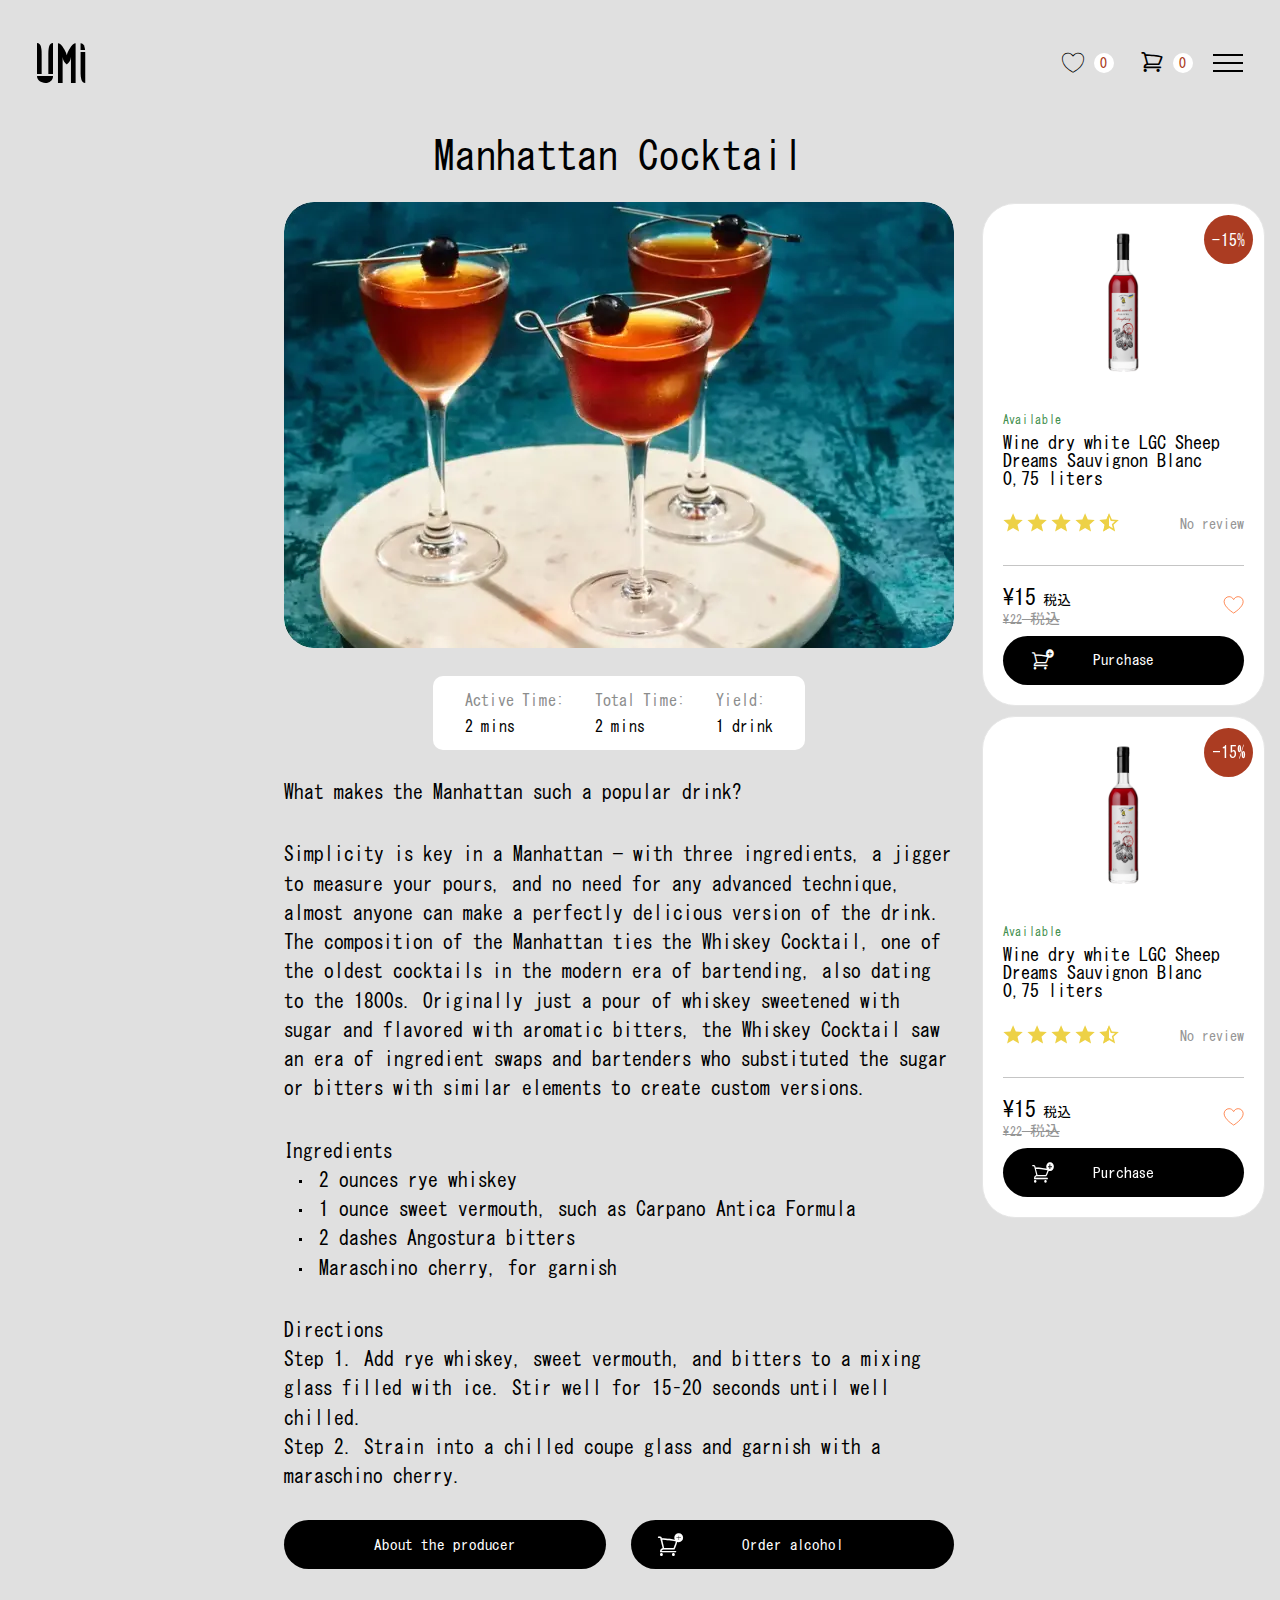
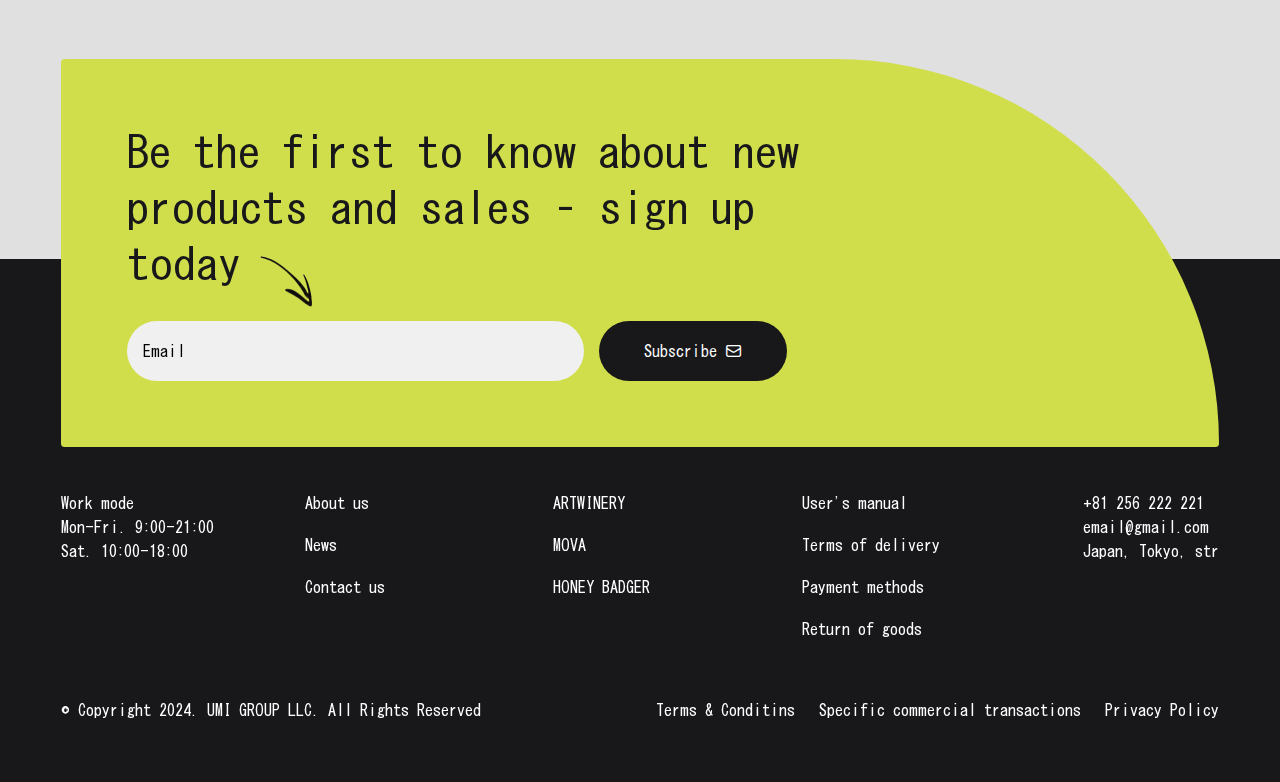
<file: single-cocktails.html>
<!DOCTYPE html>
<html lang="en">

<head>
	<title>Manhattan Cocktail</title>
	<meta charset="UTF-8">
	<meta name="format-detection" content="telephone=no">
	<!-- <style>body{opacity: 0;}</style> -->
	<link rel="stylesheet" href="css/style.min.css?_v=20241031060832">
	<link rel="shortcut icon" href="favicon.ico">
	<!-- <meta name="robots" content="noindex, nofollow"> -->
	<meta name="viewport" content="width=device-width, initial-scale=1.0">
</head>

<body>
	<div class="wrapper">
		<header class="header">
			<div class="header__container">
				<div class="header__body">
					<a href="home.html" class="header__logo"><img src="img/logo-black.svg" alt="logo"></a>
					<div class="header__actions actions-header">
						<!-- <a href="#" class="actions-header__user user-actions-header">
               <div class="user-actions-header__icon _icon-user"></div>
               <div class="user-actions-header__title">Log in</div>
            </a> -->
						<a href="favorites.html" class="actions-header__favourite favourite-actions-header">
							<div class="favourite-actions-header__icon _icon-favourite"></div>
							<div class="favourite-actions-header__value"><span>0</span></div>
						</a>
						<a href="#" class="actions-header__cart cart-actions-header">
							<div class="cart-actions-header__icon _icon-cart"></div>
							<div class="cart-actions-header__value"><span>0</span></div>
						</a>
					</div>
					<button type="button" class="menu__icon icon-menu"><span></span></button>
					<div class="header__menu menu">
						<div class="menu__container">
							<div class="menu__top top-menu">
								<a href="home.html" class="top-menu__logo"><img src="img/logo-black.svg" alt="logo"></a>
								<div class="top-menu__languages">
									<a href="#" class="top-menu__language">ENG</a>
									<a href="#" class="top-menu__language">JP</a>
								</div>
							</div>
							<div class="menu__content">
								<nav class="menu__body">
									<ul class="menu__list">
										<li class="menu__item"><a href="catalog.html" class="menu__link">Catalog</a></li>
										<li class="menu__item"><a href="about.html" class="menu__link">About us</a></li>
										<li class="menu__item"><a href="#" class="menu__link">User’s manual</a></li>
										<li class="menu__item"><a href="news.html" class="menu__link">News</a></li>
										<li class="menu__item"><a href="#" class="menu__link">Contact us</a></li>
									</ul>
								</nav>
								<div class="menu__products products-menu">
									<div class="products-menu__items">
										<a href="#" class="products-menu__item item-products-menu">
											<h2 class="item-products-menu__title">MOVA</h2>
											<img src="img/header/menu/image_mova.webp" alt="mova image">
										</a>
										<a href="#" class="products-menu__item item-products-menu">
											<h2 class="item-products-menu__title">Honey Badger</h2>
											<img src="img/header/menu/image_2.webp" alt="image">
										</a>
										<a href="#" class="products-menu__item item-products-menu">
											<h2 class="item-products-menu__title">Artwinery</h2>
											<img src="img/header/menu/image_3.webp" alt="image">
										</a>
									</div>
								</div>
							</div>
						</div>

					</div>
				</div>
			</div>
		</header>
		<main class="page-cocktail">
			<section class="page-cocktail__hero hero-cocktail">
				<div class="hero-cocktail__container">
					<div class="hero-cocktail__body">
						<div class="hero-cocktail__content content-cocktail">
							<h1 class="content-cocktail__title">Manhattan Cocktail</h1>
							<div class="content-cocktail__image">
								<img src="img/single-cokctails/image.webp" alt="image">
							</div>
							<div class="content-cocktail__parameters parameters-content-cocktail">
								<div class="parameters-content-cocktail__body">
									<div class="parameters-content-cocktail__items">
										<div class="parameters-content-cocktail__item item-parameters-content-cocktail">
											<div class="item-parameters-content-cocktail__body">
												<div class="item-parameters-content-cocktail__label">Active Time:</div>
												<div class="item-parameters-content-cocktail__value">2 mins</div>
											</div>
										</div>
										<div class="parameters-content-cocktail__item item-parameters-content-cocktail">
											<div class="item-parameters-content-cocktail__body">
												<div class="item-parameters-content-cocktail__label">Total Time:</div>
												<div class="item-parameters-content-cocktail__value">2 mins</div>
											</div>
										</div>
										<div class="parameters-content-cocktail__item item-parameters-content-cocktail">
											<div class="item-parameters-content-cocktail__body">
												<div class="item-parameters-content-cocktail__label">Yield:</div>
												<div class="item-parameters-content-cocktail__value">1 drink</div>
											</div>
										</div>
									</div>
								</div>
							</div>
							<div class="content-cocktail__body">
								<div class="content-cocktail__text">
									<h2>What makes the Manhattan such a popular drink?</h2>
									<p>Simplicity is key in a Manhattan — with three ingredients, a jigger to measure your pours, and no need for any advanced technique, almost anyone can make a perfectly delicious version of the drink.</p>
									<p>The composition of the Manhattan ties the Whiskey Cocktail, one of the oldest cocktails in the modern era of bartending, also dating to the 1800s. Originally just a pour of whiskey sweetened with sugar and flavored with aromatic bitters, the Whiskey Cocktail saw an era of ingredient swaps and bartenders who substituted the sugar or bitters with similar elements to create custom versions.</p>
								</div>
								<div class="content-cocktail__ingredients ingredients-content-cocktail">
									<div class="ingredients-content-cocktail__label">Ingredients</div>
									<ul class="ingredients-content-cocktail__list">
										<li class="ingredients-content-cocktail__item">2 ounces rye whiskey</li>
										<li class="ingredients-content-cocktail__item">1 ounce sweet vermouth, such as Carpano Antica Formula</li>
										<li class="ingredients-content-cocktail__item">2 dashes Angostura bitters</li>
										<li class="ingredients-content-cocktail__item">Maraschino cherry, for garnish</li>
									</ul>
								</div>
								<div class="content-cocktail__directions directions-content-cocktail">
									<div class="directions-content-cocktail__label">Directions</div>
									<div class="directions-content-cocktail__text">
										<p>Step 1. Add rye whiskey, sweet vermouth, and bitters to a mixing glass filled with ice. Stir well for 15–20 seconds until well chilled.</p>
										<p>Step 2. Strain into a chilled coupe glass and garnish with a maraschino cherry.</p>
									</div>
								</div>
							</div>
							<div data-watch data-watch-threshold="0.9" class="content-cocktail__actions actions-content-cocktail">
								<a href="#" class="actions-content-cocktail__button button">About the producer</a>
								<a href="#" class="actions-content-cocktail__button button _icon-cart-button">Order alcohol</a>
							</div>
						</div>
						<aside class="hero-cocktail__side side-hero-cocktail">
							<div class="side-hero-cocktail__body">
								<div class="side-hero-cocktail__items">
									<article class="side-hero-cocktail__item product-card">
										<div class="product-card__lables">
											<div class="product-card__label product-card__label_sale">-15%</div>
										</div>
										<a href="#" class="product-card__image">
											<img src="img/product-card/image_front.webp" alt="image">
										</a>
										<div class="product-card__body">
											<div class="product-card__availability">Available</div>
											<a href="#" class="product-card__title-link">
												<h3 class="product-card__title">Wine dry white LGC Sheep Dreams Sauvignon Blanc 0,75 liters</h3>
											</a>
											<div class="product-card__reviews">
												<div class="product-card__rating">
													<div data-rating="" data-rating-value="4.5" class="rating"></div>
												</div>
												<div class="product-card__review-value"><span>No review</span> </div>
											</div>
											<div class="product-card__line"></div>
											<div class="product-card__row-prices">
												<div class="product-card__prices">
													<div class="product-card__price"><span>¥15</span> 税込</div>
													<div class="product-card__price product-card__price_old"><span>¥22</span> 税込</span></div>
												</div>
												<a href="#" class="product-card__link product-card__link_favourite">
													<svg class="product-card__link_favourite-svg" width="21" height="18" viewBox="0 0 21 18" fill="none" xmlns="http://www.w3.org/2000/svg">
														<path d="M10.3676 3.11975L10.6508 3.59272L10.9322 3.11866C11.7966 1.6621 13.3869 0.682129 15.2058 0.682129C17.9499 0.682129 20.1745 2.91121 20.1669 5.66181V5.66273C20.1669 7.04695 19.5874 8.4562 18.6827 9.80828C17.7797 11.1579 16.5695 12.4252 15.3492 13.5186C14.1302 14.6108 12.9098 15.5219 11.9933 16.1603C11.5354 16.4793 11.1541 16.7296 10.8878 16.9C10.7892 16.963 10.7065 17.015 10.6414 17.0555C10.5764 17.015 10.4936 16.963 10.3951 16.9C10.1288 16.7296 9.7475 16.4793 9.28956 16.1603C8.37308 15.5219 7.15265 14.6108 5.93369 13.5186C4.71339 12.4252 3.5032 11.1579 2.60017 9.80828C1.69548 8.4562 1.11597 7.04695 1.11597 5.66273C1.11597 2.91124 3.34133 0.682129 6.08525 0.682129C7.9039 0.682129 9.49487 1.66198 10.3676 3.11975Z" fill="#AB3C22" stroke="#FF5000" stroke-width="0.65721" />
													</svg>
												</a>
											</div>
											<a href="#" class="product-card__button button _icon-cart-button"><span>Purchase</span></a>
										</div>
									</article>
									<article class="side-hero-cocktail__item product-card">
										<div class="product-card__lables">
											<div class="product-card__label product-card__label_sale">-15%</div>
										</div>
										<a href="#" class="product-card__image">
											<img src="img/product-card/image_front.webp" alt="image">
										</a>
										<div class="product-card__body">
											<div class="product-card__availability">Available</div>
											<a href="#" class="product-card__title-link">
												<h3 class="product-card__title">Wine dry white LGC Sheep Dreams Sauvignon Blanc 0,75 liters</h3>
											</a>
											<div class="product-card__reviews">
												<div class="product-card__rating">
													<div data-rating="" data-rating-value="4.5" class="rating"></div>
												</div>
												<div class="product-card__review-value"><span>No review</span> </div>
											</div>
											<div class="product-card__line"></div>
											<div class="product-card__row-prices">
												<div class="product-card__prices">
													<div class="product-card__price"><span>¥15</span> 税込</div>
													<div class="product-card__price product-card__price_old"><span>¥22</span> 税込</span></div>
												</div>
												<a href="#" class="product-card__link product-card__link_favourite">
													<svg class="product-card__link_favourite-svg" width="21" height="18" viewBox="0 0 21 18" fill="none" xmlns="http://www.w3.org/2000/svg">
														<path d="M10.3676 3.11975L10.6508 3.59272L10.9322 3.11866C11.7966 1.6621 13.3869 0.682129 15.2058 0.682129C17.9499 0.682129 20.1745 2.91121 20.1669 5.66181V5.66273C20.1669 7.04695 19.5874 8.4562 18.6827 9.80828C17.7797 11.1579 16.5695 12.4252 15.3492 13.5186C14.1302 14.6108 12.9098 15.5219 11.9933 16.1603C11.5354 16.4793 11.1541 16.7296 10.8878 16.9C10.7892 16.963 10.7065 17.015 10.6414 17.0555C10.5764 17.015 10.4936 16.963 10.3951 16.9C10.1288 16.7296 9.7475 16.4793 9.28956 16.1603C8.37308 15.5219 7.15265 14.6108 5.93369 13.5186C4.71339 12.4252 3.5032 11.1579 2.60017 9.80828C1.69548 8.4562 1.11597 7.04695 1.11597 5.66273C1.11597 2.91124 3.34133 0.682129 6.08525 0.682129C7.9039 0.682129 9.49487 1.66198 10.3676 3.11975Z" fill="#AB3C22" stroke="#FF5000" stroke-width="0.65721" />
													</svg>
												</a>
											</div>
											<a href="#" class="product-card__button button _icon-cart-button"><span>Purchase</span></a>
										</div>
									</article>
								</div>
							</div>
						</aside>
					</div>
				</div>
			</section>
		</main>
		<footer class="footer">
			<div class="footer__container">
				<div class="footer__body">
					<div class="footer__banner banner-footer">
						<div class="banner-footer__body">
							<div class="banner-footer__text">Be the first to know about new products and sales – sign up today</div>
							<form action="files/sendmail/sendmail.php" method="POST" class="banner-footer__form form-banner-footer">
								<input type="email" name="email-footer" data-required placeholder="Email" class="form-banner-footer__input">
								<button type="submit" class="form-banner-footer__button _icon-mail">Subscribe</button>
							</form>
							<img src="img/footer/arrow-footer.webp" alt="arrow" class="banner-footer__icon">
						</div>
					</div>
					<div class="footer__content content-footer">
						<div class="content-footer__columms">
							<div class="content-footer__column content-footer__column_1">
								<div class="content-footer__work-mode">
									<p>Work mode</p>
									<p>Mon-Fri. 9:00-21:00</p>
									<p>Sat. 10:00-18:00</p>
								</div>
							</div>
							<div class="content-footer__column content-footer__column_2">
								<nav class="content-footer__menu menu-footer">
									<div class="menu-footer__columns">
										<div class="menu-footer__column menu-footer__column_1">
											<ul class="menu-footer__list menu-footer__list_1">
												<li class="menu-footer__item"><a href="#" class="menu-footer__link">About us</a></li>
												<li class="menu-footer__item"><a href="#" class="menu-footer__link">News</a></li>
												<li class="menu-footer__item"><a href="#" class="menu-footer__link">Contact us</a></li>
											</ul>
										</div>
										<div class="menu-footer__column menu-footer__column_2">
											<ul class="menu-footer__list menu-footer__list_2">
												<li class="menu-footer__item"><a href="#" class="menu-footer__link">ARTWINERY</a></li>
												<li class="menu-footer__item"><a href="#" class="menu-footer__link">MOVA</a></li>
												<li class="menu-footer__item"><a href="#" class="menu-footer__link">HONEY BADGER</a></li>
											</ul>
										</div>
										<div class="menu-footer__column menu-footer__column_3">
											<ul data-da=".menu-footer__column_1, 450, 1" class="menu-footer__list menu-footer__list_3">
												<li class="menu-footer__item"><a href="#" class="menu-footer__link">User's manual</a></li>
												<li class="menu-footer__item"><a href="#" class="menu-footer__link">Terms of delivery</a></li>
												<li class="menu-footer__item"><a href="#" class="menu-footer__link">Payment methods</a></li>
												<li class="menu-footer__item"><a href="#" class="menu-footer__link">Return of goods</a></li>
											</ul>
										</div>
									</div>
								</nav>
							</div>
							<div class="content-footer__column content-footer__column_3">
								<div data-da=".content-footer__column_1, 991.98, 1" class="content-footer__contacts contacts-footer">
									<a href="tel:+81256222221" class="contacts-footer__item">+81 256 222 221</a>
									<a href="mailto:email@gmail.com" class="contacts-footer__item">email@gmail.com</a>
									<a href="#" class="contacts-footer__item">Japan, Tokyo, str</a>
								</div>
							</div>
						</div>
					</div>
					<div class="footer__bottom bottom-footer">
						<div class="bottom-footer__copy">© Copyright 2024. UMI GROUP LLC. All Rights Reserved</div>
						<div class="bottom-footer__rules">
							<a href="#" class="bottom-footer__terms">Terms & Conditins</a>
							<a href="#" class="bottom-footer__transactions">Specific commercial transactions</a>
							<a href="#" data-da=".bottom-footer__rules, 767.98, 1" class="bottom-footer__policy">Privacy Policy</a>
						</div>
					</div>
				</div>
			</div>
		</footer>
	</div>
	<script src="js/app.min.js?_v=20241031060832"></script>
</body>

</html>
</file>
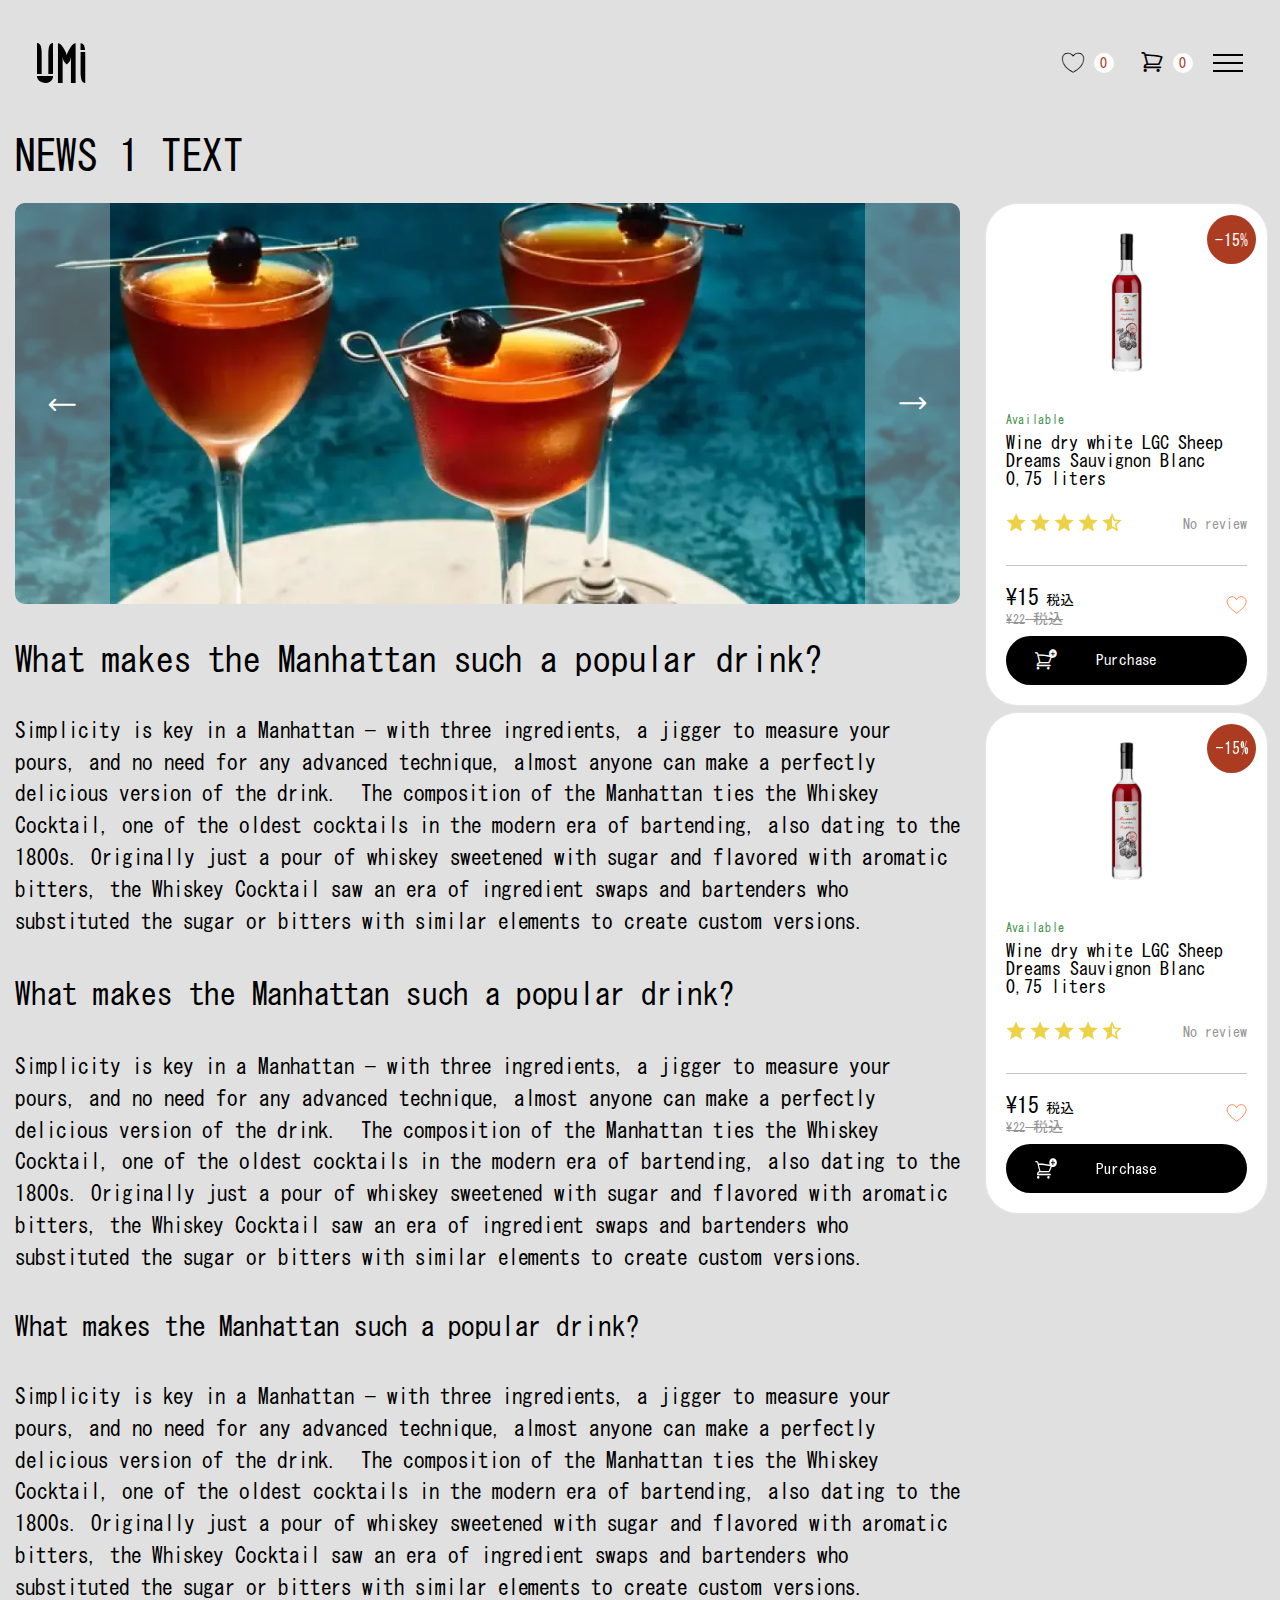
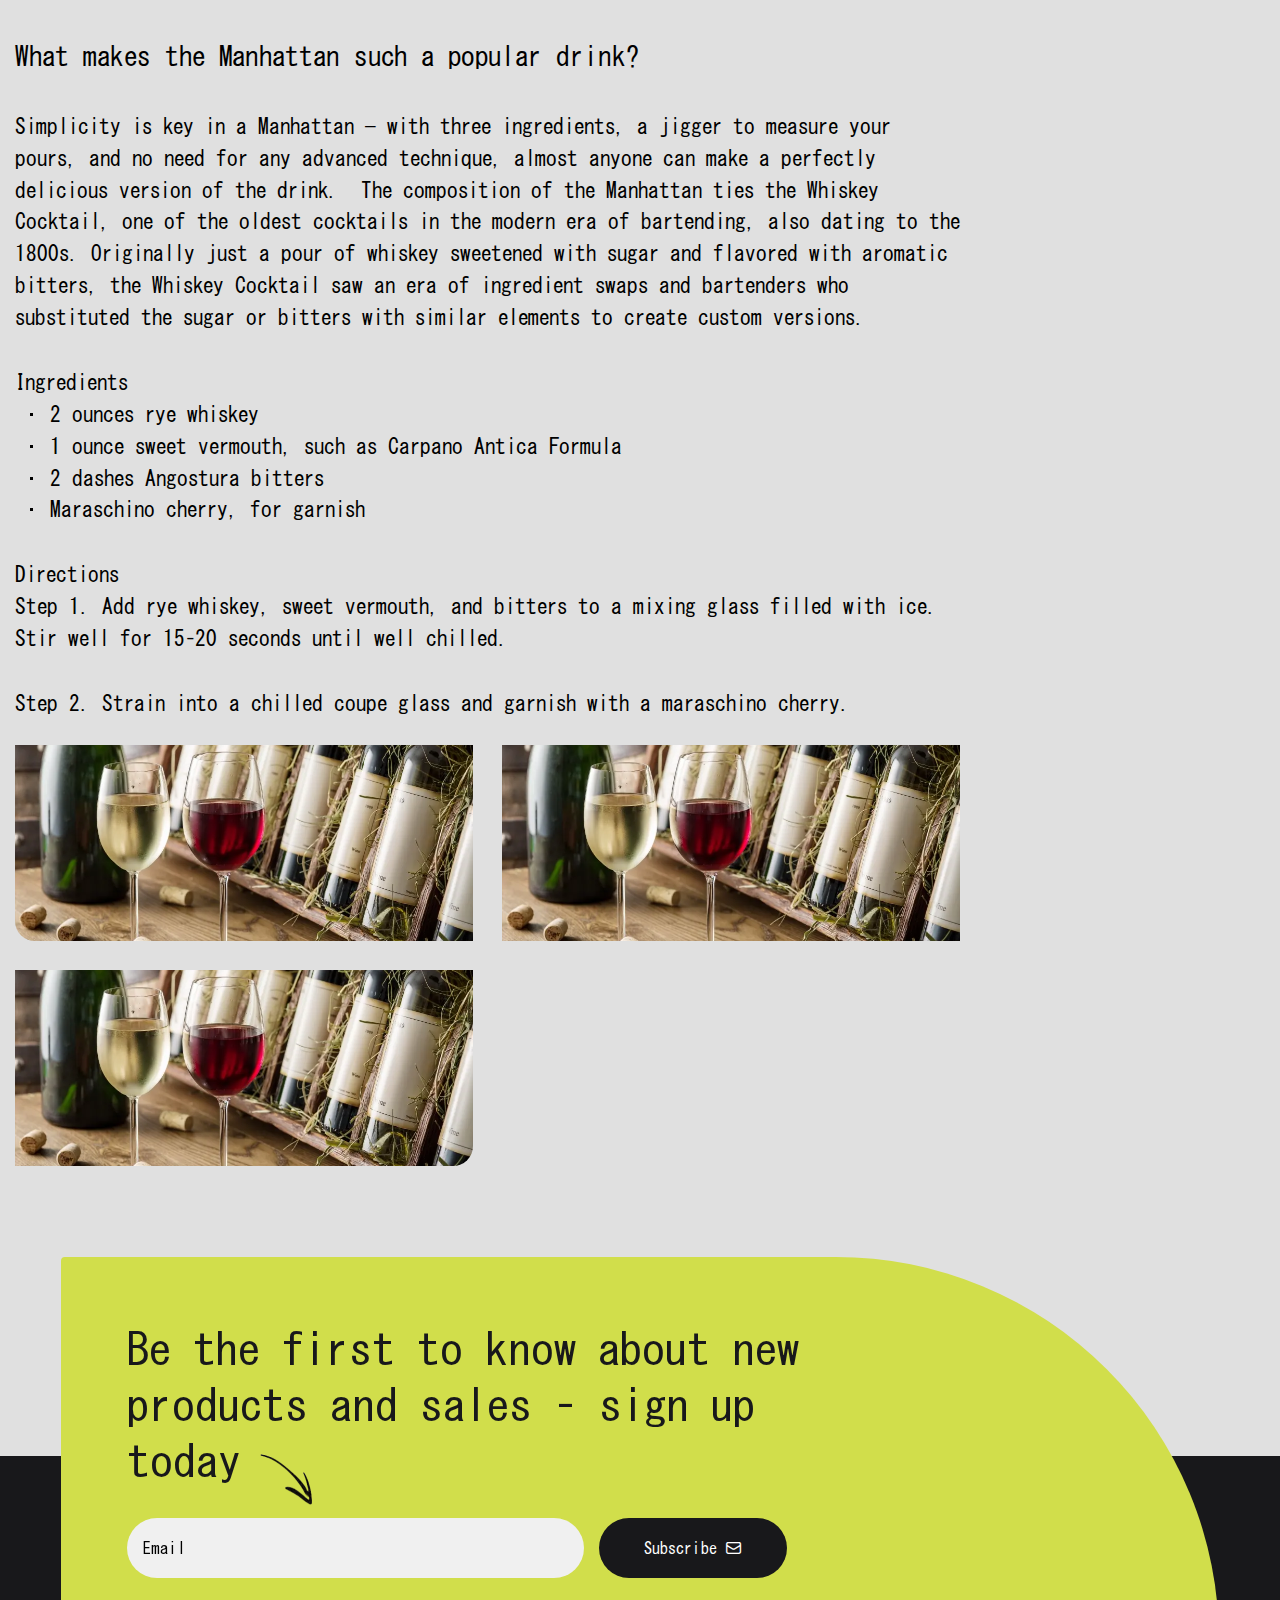
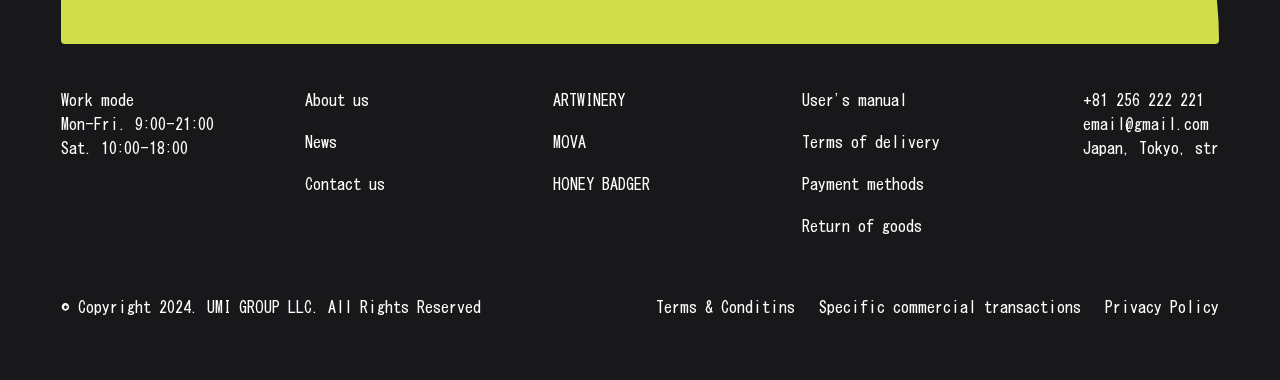
<file: single-news.html>
<!DOCTYPE html>
<html lang="en">

<head>
	<title>News 1</title>
	<meta charset="UTF-8">
	<meta name="format-detection" content="telephone=no">
	<!-- <style>body{opacity: 0;}</style> -->
	<link rel="stylesheet" href="css/style.min.css?_v=20241031060832">
	<link rel="shortcut icon" href="favicon.ico">
	<!-- <meta name="robots" content="noindex, nofollow"> -->
	<meta name="viewport" content="width=device-width, initial-scale=1.0">
</head>

<body>
	<div class="wrapper">
		<header class="header">
			<div class="header__container">
				<div class="header__body">
					<a href="home.html" class="header__logo"><img src="img/logo-black.svg" alt="logo"></a>
					<div class="header__actions actions-header">
						<!-- <a href="#" class="actions-header__user user-actions-header">
               <div class="user-actions-header__icon _icon-user"></div>
               <div class="user-actions-header__title">Log in</div>
            </a> -->
						<a href="favorites.html" class="actions-header__favourite favourite-actions-header">
							<div class="favourite-actions-header__icon _icon-favourite"></div>
							<div class="favourite-actions-header__value"><span>0</span></div>
						</a>
						<a href="#" class="actions-header__cart cart-actions-header">
							<div class="cart-actions-header__icon _icon-cart"></div>
							<div class="cart-actions-header__value"><span>0</span></div>
						</a>
					</div>
					<button type="button" class="menu__icon icon-menu"><span></span></button>
					<div class="header__menu menu">
						<div class="menu__container">
							<div class="menu__top top-menu">
								<a href="home.html" class="top-menu__logo"><img src="img/logo-black.svg" alt="logo"></a>
								<div class="top-menu__languages">
									<a href="#" class="top-menu__language">ENG</a>
									<a href="#" class="top-menu__language">JP</a>
								</div>
							</div>
							<div class="menu__content">
								<nav class="menu__body">
									<ul class="menu__list">
										<li class="menu__item"><a href="catalog.html" class="menu__link">Catalog</a></li>
										<li class="menu__item"><a href="about.html" class="menu__link">About us</a></li>
										<li class="menu__item"><a href="#" class="menu__link">User’s manual</a></li>
										<li class="menu__item"><a href="news.html" class="menu__link">News</a></li>
										<li class="menu__item"><a href="#" class="menu__link">Contact us</a></li>
									</ul>
								</nav>
								<div class="menu__products products-menu">
									<div class="products-menu__items">
										<a href="#" class="products-menu__item item-products-menu">
											<h2 class="item-products-menu__title">MOVA</h2>
											<img src="img/header/menu/image_mova.webp" alt="mova image">
										</a>
										<a href="#" class="products-menu__item item-products-menu">
											<h2 class="item-products-menu__title">Honey Badger</h2>
											<img src="img/header/menu/image_2.webp" alt="image">
										</a>
										<a href="#" class="products-menu__item item-products-menu">
											<h2 class="item-products-menu__title">Artwinery</h2>
											<img src="img/header/menu/image_3.webp" alt="image">
										</a>
									</div>
								</div>
							</div>
						</div>

					</div>
				</div>
			</div>
		</header>
		<main class="page-single-news">
			<section class="page-single-news__hero hero-single-news">
				<div class="hero-single-news__container">
					<h1 class="hero-single-news__title title-content-product">News 1 text</h1>
					<div class="hero-single-news__body">
						<div class="hero-single-news__content content-single-news">
							<div class="content-single-news__slider swiper">
								<div class="content-single-news__wrapper swiper-wrapper">
									<div class="content-single-news__slide swiper-slide">
										<img src="img/single-news/image.webp" alt="image">
									</div>
									<div class="content-single-news__slide swiper-slide">
										<img src="img/home/news/icon-news.webp" alt="image">
									</div>
									<div class="content-single-news__slide swiper-slide">
										<img src="img/single-news/image.webp" alt="image">
									</div>
								</div>
								<div class="content-single-news__slider-controls controls-slider-single-news">
									<button type="button" class="controls-slider-single-news__button controls-slider-single-news__button_prev _icon-arrow"></button>
									<button type="button" class="controls-slider-single-news__button controls-slider-single-news__button_next _icon-arrow"></button>
								</div>
							</div>
							<div class="content-single-news__body">
								<h2>What makes the Manhattan such a popular drink?</h2>
								<p>Simplicity is key in a Manhattan — with three ingredients, a jigger to measure your pours, and no need for any advanced technique, almost anyone can make a perfectly delicious version of the drink. 
									The composition of the Manhattan ties the Whiskey Cocktail, one of the oldest cocktails in the modern era of bartending, also dating to the 1800s. Originally just a pour of whiskey sweetened with sugar and flavored with aromatic bitters, the Whiskey Cocktail saw an era of ingredient swaps and bartenders who substituted the sugar or bitters with similar elements to create custom versions.</p>
								<h3>What makes the Manhattan such a popular drink?</h3>
								<p>Simplicity is key in a Manhattan — with three ingredients, a jigger to measure your pours, and no need for any advanced technique, almost anyone can make a perfectly delicious version of the drink. 
									The composition of the Manhattan ties the Whiskey Cocktail, one of the oldest cocktails in the modern era of bartending, also dating to the 1800s. Originally just a pour of whiskey sweetened with sugar and flavored with aromatic bitters, the Whiskey Cocktail saw an era of ingredient swaps and bartenders who substituted the sugar or bitters with similar elements to create custom versions.</p>
								<h4>What makes the Manhattan such a popular drink?</h4>
								<p>Simplicity is key in a Manhattan — with three ingredients, a jigger to measure your pours, and no need for any advanced technique, almost anyone can make a perfectly delicious version of the drink. 
									The composition of the Manhattan ties the Whiskey Cocktail, one of the oldest cocktails in the modern era of bartending, also dating to the 1800s. Originally just a pour of whiskey sweetened with sugar and flavored with aromatic bitters, the Whiskey Cocktail saw an era of ingredient swaps and bartenders who substituted the sugar or bitters with similar elements to create custom versions.</p>
								<h4>What makes the Manhattan such a popular drink?</h4>
								<p>Simplicity is key in a Manhattan — with three ingredients, a jigger to measure your pours, and no need for any advanced technique, almost anyone can make a perfectly delicious version of the drink. 
									The composition of the Manhattan ties the Whiskey Cocktail, one of the oldest cocktails in the modern era of bartending, also dating to the 1800s. Originally just a pour of whiskey sweetened with sugar and flavored with aromatic bitters, the Whiskey Cocktail saw an era of ingredient swaps and bartenders who substituted the sugar or bitters with similar elements to create custom versions.</p>
								<h5>Ingredients</h5>
								<ul>
									<li>2 ounces rye whiskey</li>
									<li>1 ounce sweet vermouth, such as Carpano Antica Formula</li>
									<li>2 dashes Angostura bitters</li>
									<li>Maraschino cherry, for garnish</li>
								</ul>
								<h5>Directions</h5>
								<p class="step">Step 1. Add rye whiskey, sweet vermouth, and bitters to a mixing glass filled with ice. Stir well for 15–20 seconds until well chilled.</p>
								<p class="step">Step 2. Strain into a chilled coupe glass and garnish with a maraschino cherry.</p>
							</div>
							<div class="content-single-news__images images-content-single-news">
								<div class="images-content-single-news__items">
									<div class="images-content-single-news__item">
										<img src="img/home/news/2.webp" alt="image">
									</div>
									<div class="images-content-single-news__item">
										<img src="img/home/news/2.webp" alt="image">
									</div>
									<div class="images-content-single-news__item">
										<img src="img/home/news/2.webp" alt="image">
									</div>
								</div>
							</div>
						</div>
						<aside class="hero-single-news__side side-single-news">
							<div class="side-single-news__items">
								<article class="side-single-news__item product-card">
									<div class="product-card__lables">
										<div class="product-card__label product-card__label_sale">-15%</div>
									</div>
									<a href="#" class="product-card__image">
										<img src="img/product-card/image_front.webp" alt="image">
									</a>
									<div class="product-card__body">
										<div class="product-card__availability">Available</div>
										<a href="#" class="product-card__title-link">
											<h3 class="product-card__title">Wine dry white LGC Sheep Dreams Sauvignon Blanc 0,75 liters</h3>
										</a>
										<div class="product-card__reviews">
											<div class="product-card__rating">
												<div data-rating="" data-rating-value="4.5" class="rating"></div>
											</div>
											<div class="product-card__review-value"><span>No review</span> </div>
										</div>
										<div class="product-card__line"></div>
										<div class="product-card__row-prices">
											<div class="product-card__prices">
												<div class="product-card__price"><span>¥15</span> 税込</div>
												<div class="product-card__price product-card__price_old"><span>¥22</span> 税込</span></div>
											</div>
											<a href="#" class="product-card__link product-card__link_favourite">
												<svg class="product-card__link_favourite-svg" width="21" height="18" viewBox="0 0 21 18" fill="none" xmlns="http://www.w3.org/2000/svg">
													<path d="M10.3676 3.11975L10.6508 3.59272L10.9322 3.11866C11.7966 1.6621 13.3869 0.682129 15.2058 0.682129C17.9499 0.682129 20.1745 2.91121 20.1669 5.66181V5.66273C20.1669 7.04695 19.5874 8.4562 18.6827 9.80828C17.7797 11.1579 16.5695 12.4252 15.3492 13.5186C14.1302 14.6108 12.9098 15.5219 11.9933 16.1603C11.5354 16.4793 11.1541 16.7296 10.8878 16.9C10.7892 16.963 10.7065 17.015 10.6414 17.0555C10.5764 17.015 10.4936 16.963 10.3951 16.9C10.1288 16.7296 9.7475 16.4793 9.28956 16.1603C8.37308 15.5219 7.15265 14.6108 5.93369 13.5186C4.71339 12.4252 3.5032 11.1579 2.60017 9.80828C1.69548 8.4562 1.11597 7.04695 1.11597 5.66273C1.11597 2.91124 3.34133 0.682129 6.08525 0.682129C7.9039 0.682129 9.49487 1.66198 10.3676 3.11975Z" fill="#AB3C22" stroke="#FF5000" stroke-width="0.65721" />
												</svg>
											</a>
										</div>
										<a href="#" class="product-card__button button _icon-cart-button"><span>Purchase</span></a>
									</div>
								</article>
								<article class="side-single-news__item product-card">
									<div class="product-card__lables">
										<div class="product-card__label product-card__label_sale">-15%</div>
									</div>
									<a href="#" class="product-card__image">
										<img src="img/product-card/image_front.webp" alt="image">
									</a>
									<div class="product-card__body">
										<div class="product-card__availability">Available</div>
										<a href="#" class="product-card__title-link">
											<h3 class="product-card__title">Wine dry white LGC Sheep Dreams Sauvignon Blanc 0,75 liters</h3>
										</a>
										<div class="product-card__reviews">
											<div class="product-card__rating">
												<div data-rating="" data-rating-value="4.5" class="rating"></div>
											</div>
											<div class="product-card__review-value"><span>No review</span> </div>
										</div>
										<div class="product-card__line"></div>
										<div class="product-card__row-prices">
											<div class="product-card__prices">
												<div class="product-card__price"><span>¥15</span> 税込</div>
												<div class="product-card__price product-card__price_old"><span>¥22</span> 税込</span></div>
											</div>
											<a href="#" class="product-card__link product-card__link_favourite">
												<svg class="product-card__link_favourite-svg" width="21" height="18" viewBox="0 0 21 18" fill="none" xmlns="http://www.w3.org/2000/svg">
													<path d="M10.3676 3.11975L10.6508 3.59272L10.9322 3.11866C11.7966 1.6621 13.3869 0.682129 15.2058 0.682129C17.9499 0.682129 20.1745 2.91121 20.1669 5.66181V5.66273C20.1669 7.04695 19.5874 8.4562 18.6827 9.80828C17.7797 11.1579 16.5695 12.4252 15.3492 13.5186C14.1302 14.6108 12.9098 15.5219 11.9933 16.1603C11.5354 16.4793 11.1541 16.7296 10.8878 16.9C10.7892 16.963 10.7065 17.015 10.6414 17.0555C10.5764 17.015 10.4936 16.963 10.3951 16.9C10.1288 16.7296 9.7475 16.4793 9.28956 16.1603C8.37308 15.5219 7.15265 14.6108 5.93369 13.5186C4.71339 12.4252 3.5032 11.1579 2.60017 9.80828C1.69548 8.4562 1.11597 7.04695 1.11597 5.66273C1.11597 2.91124 3.34133 0.682129 6.08525 0.682129C7.9039 0.682129 9.49487 1.66198 10.3676 3.11975Z" fill="#AB3C22" stroke="#FF5000" stroke-width="0.65721" />
												</svg>
											</a>
										</div>
										<a href="#" class="product-card__button button _icon-cart-button"><span>Purchase</span></a>
									</div>
								</article>
							</div>
						</aside>
					</div>
				</div>
			</section>
		</main>
		<footer class="footer">
			<div class="footer__container">
				<div class="footer__body">
					<div class="footer__banner banner-footer">
						<div class="banner-footer__body">
							<div class="banner-footer__text">Be the first to know about new products and sales – sign up today</div>
							<form action="files/sendmail/sendmail.php" method="POST" class="banner-footer__form form-banner-footer">
								<input type="email" name="email-footer" data-required placeholder="Email" class="form-banner-footer__input">
								<button type="submit" class="form-banner-footer__button _icon-mail">Subscribe</button>
							</form>
							<img src="img/footer/arrow-footer.webp" alt="arrow" class="banner-footer__icon">
						</div>
					</div>
					<div class="footer__content content-footer">
						<div class="content-footer__columms">
							<div class="content-footer__column content-footer__column_1">
								<div class="content-footer__work-mode">
									<p>Work mode</p>
									<p>Mon-Fri. 9:00-21:00</p>
									<p>Sat. 10:00-18:00</p>
								</div>
							</div>
							<div class="content-footer__column content-footer__column_2">
								<nav class="content-footer__menu menu-footer">
									<div class="menu-footer__columns">
										<div class="menu-footer__column menu-footer__column_1">
											<ul class="menu-footer__list menu-footer__list_1">
												<li class="menu-footer__item"><a href="#" class="menu-footer__link">About us</a></li>
												<li class="menu-footer__item"><a href="#" class="menu-footer__link">News</a></li>
												<li class="menu-footer__item"><a href="#" class="menu-footer__link">Contact us</a></li>
											</ul>
										</div>
										<div class="menu-footer__column menu-footer__column_2">
											<ul class="menu-footer__list menu-footer__list_2">
												<li class="menu-footer__item"><a href="#" class="menu-footer__link">ARTWINERY</a></li>
												<li class="menu-footer__item"><a href="#" class="menu-footer__link">MOVA</a></li>
												<li class="menu-footer__item"><a href="#" class="menu-footer__link">HONEY BADGER</a></li>
											</ul>
										</div>
										<div class="menu-footer__column menu-footer__column_3">
											<ul data-da=".menu-footer__column_1, 450, 1" class="menu-footer__list menu-footer__list_3">
												<li class="menu-footer__item"><a href="#" class="menu-footer__link">User's manual</a></li>
												<li class="menu-footer__item"><a href="#" class="menu-footer__link">Terms of delivery</a></li>
												<li class="menu-footer__item"><a href="#" class="menu-footer__link">Payment methods</a></li>
												<li class="menu-footer__item"><a href="#" class="menu-footer__link">Return of goods</a></li>
											</ul>
										</div>
									</div>
								</nav>
							</div>
							<div class="content-footer__column content-footer__column_3">
								<div data-da=".content-footer__column_1, 991.98, 1" class="content-footer__contacts contacts-footer">
									<a href="tel:+81256222221" class="contacts-footer__item">+81 256 222 221</a>
									<a href="mailto:email@gmail.com" class="contacts-footer__item">email@gmail.com</a>
									<a href="#" class="contacts-footer__item">Japan, Tokyo, str</a>
								</div>
							</div>
						</div>
					</div>
					<div class="footer__bottom bottom-footer">
						<div class="bottom-footer__copy">© Copyright 2024. UMI GROUP LLC. All Rights Reserved</div>
						<div class="bottom-footer__rules">
							<a href="#" class="bottom-footer__terms">Terms & Conditins</a>
							<a href="#" class="bottom-footer__transactions">Specific commercial transactions</a>
							<a href="#" data-da=".bottom-footer__rules, 767.98, 1" class="bottom-footer__policy">Privacy Policy</a>
						</div>
					</div>
				</div>
			</div>
		</footer>
	</div>
	<script src="js/app.min.js?_v=20241031060832"></script>
</body>

</html>
</file>
<file: css/style.min.css>
@import url(https://fonts.googleapis.com/css?family=Zain:700&display=swap);@font-face{font-family:HGRMB_0;font-display:swap;src:url(../fonts/HGRMB_0.woff2) format("woff2");font-weight:400;font-style:normal}@font-face{font-family:icons;font-display:swap;src:url(../fonts/icons.woff2) format("woff2");font-weight:400;font-style:normal}@font-face{font-family:msgothic;font-display:swap;src:url(../fonts/msgothic.woff2) format("woff2");font-weight:400;font-style:normal}.checkbox__label:before,.select__value:after,.select_reviews .select__option::before,.tabs-about-content-product__title._tab-active::before,.tabs-cocktails-home__title._tab-active::before,[class*=_icon-]::before{font-family:icons;font-style:normal;font-weight:400;font-variant:normal;text-transform:none;line-height:1;-webkit-font-smoothing:antialiased;-moz-osx-font-smoothing:grayscale}._icon-arrow-date:before{content:""}._icon-arrow-up:before{content:""}._icon-arrow:before{content:""}._icon-card:before{content:""}._icon-cart-button:before{content:""}._icon-cart:before{content:""}._icon-catalog:before{content:""}._icon-check:before{content:""}._icon-clip:before{content:""}._icon-cocktail:before{content:""}._icon-facebook:before{content:""}._icon-favourite:before{content:""}._icon-instagram:before{content:""}._icon-linkedin:before{content:""}._icon-mail:before{content:""}._icon-pen:before{content:""}._icon-review-ok:before{content:""}._icon-search:before{content:""}._icon-twitter:before{content:""}._icon-user:before{content:""}._icon-x:before{content:""}*{padding:0;margin:0;border:0}*,*::after,*::before{box-sizing:border-box}*::after,*::before{display:inline-block}body,html{height:100%;min-width:320px}body{color:#000;line-height:1;font-family:msgothic;font-size:1rem;-ms-text-size-adjust:100%;-moz-text-size-adjust:100%;-webkit-text-size-adjust:100%;-webkit-font-smoothing:antialiased;-moz-osx-font-smoothing:grayscale}button,input,textarea{font-family:msgothic;font-size:inherit;line-height:inherit;color:inherit;background-color:rgba(0,0,0,0)}input,textarea{width:100%}button,option,select{cursor:pointer}a{display:inline-block;color:inherit;text-decoration:none}ul li{list-style:none}img{vertical-align:top}h1,h2,h3,h4,h5,h6{font-weight:inherit;font-size:inherit}.lock body{overflow:hidden;touch-action:none;-ms-scroll-chaining:none;overscroll-behavior:none}.wrapper{background-color:#e0e0e0;min-height:100vh;display:flex;flex-direction:column;overflow:hidden}@supports (overflow:clip){.wrapper{overflow:clip}}.wrapper>main{flex:1 1 auto}.wrapper>*{min-width:0}[class*=__container]{max-width:88.75rem;margin:0 auto;padding:0 .9375rem}.button{display:inline-flex;justify-content:center;align-items:center;padding:0 124px;height:3.0625rem;border-radius:12.3125rem;background-color:#000;color:#fff;font-size:.9375rem;line-height:120%;transition:all .5s ease 0s;position:relative}.button span{position:relative;z-index:2}.button::before{position:relative;z-index:2}.button::after{content:"";position:absolute;top:50%;left:50%;-webkit-transform:translate(-50%,-50%);transform:translate(-50%,-50%);width:calc(100% + 6px);height:calc(100% + 6px);border-radius:12.3125rem;background-color:rgba(0,0,0,0);transition:all .5s ease 0s}.button:active::after{background-color:rgba(0,0,0,.5)}.button--fw{width:100%}.button_red{background-color:#ab3c22}.button_red::after{background-color:rgba(0,0,0,0)}.button_red:active::after{background-color:rgba(171,60,34,.5)}.checkbox{position:relative}.checkbox:not(:last-child){margin-bottom:em(9)}.checkbox__input{position:absolute;width:0;height:0;opacity:0}.checkbox__input:focus-visible+.checkbox__label:before{box-shadow:0 0 5px #000}.checkbox__input:checked+.checkbox__label:before{background:#ab3c22}.checkbox__label{cursor:pointer;display:inline-flex;position:relative;gap:12px}.checkbox__label:before{content:"";font-size:.75rem;color:#fff;align-self:flex-start;flex:0 0 20px;width:20px;height:20px;border-radius:.1875rem;border:1px solid #cdcdcd;background-color:#fff;display:flex;justify-content:center;align-items:center}.checkbox__text{align-self:center}.select{min-width:0;position:relative}.select__body{position:relative}.select__title{color:inherit;text-align:left;background-color:#f0f0f0;cursor:pointer;width:100%;border-radius:62px}.select__value{display:flex;min-width:0;align-items:center;height:3rem;gap:1.25rem}.select__value>*{flex:1 1 auto}.select__value:after{content:"";font-size:.875rem;align-self:stretch;flex:0 0 10px;transition:all .3s ease 0s;display:flex;justify-content:center;align-items:center}._select-open .select__value:after{-webkit-transform:rotate(-180deg);transform:rotate(-180deg)}.select__value._select-pseudo-label::before{content:attr(data-pseudo-label);opacity:.5}.select__content{flex:1 1 auto;white-space:nowrap}.select__text{flex:1 1 auto;overflow:hidden;text-overflow:ellipsis;white-space:nowrap}.select__input{width:100%;background-color:rgba(0,0,0,0);height:100%}.select__options{color:#000;position:absolute;top:calc(100% + .5625rem);border-radius:1.25rem;width:auto;min-width:100%;right:0;background-color:#f0f0f0;padding:1.1875rem .9375rem}.select__scroll{display:grid;gap:.5rem}.select__option{white-space:nowrap;width:100%;text-align:left;cursor:pointer;color:inherit;position:relative}.select__option._select-selected{background-color:#eee}.select__row{display:inline-flex;align-items:center}.select--show-top .select__options{top:auto;bottom:calc(100% - .0625rem);border:1px solid #d9d9d9;border-bottom:0;border-radius:4px 4px 0 0;padding:5px 0 10px 0}._select-tag{cursor:pointer}.select_catalog-sort .select__content{display:flex;flex-direction:row-reverse;align-items:center;gap:.25rem}.select_catalog-sort .select__content::before{font-size:.875rem}.select_catalog-sort .select__content.price-down::before{-webkit-transform:rotate(180deg);transform:rotate(180deg)}.select_catalog-sort .select__value{padding:0 3.125rem}.select_catalog-sort .select__value::after{display:none}.select_catalog-sort .select__option{padding-left:0;display:flex;flex-direction:row-reverse;justify-content:start;align-items:center;gap:.25rem}.select_catalog-sort .select__option::before{font-size:.875rem}.select_catalog-sort .select__option.price-down::before{-webkit-transform:rotate(180deg);transform:rotate(180deg)}.select_reviews .select__value{padding:0 1.25rem}.select_reviews .select__option{padding-left:1.8125rem}.select_reviews .select__option::before{content:"";font-size:1.125rem;color:#ab3c22;position:absolute;top:50%;left:0;-webkit-transform:translateY(-50%);transform:translateY(-50%);opacity:0;transition:opacity .5s ease 0s}.rating{display:inline-block}.rating__items{display:inline-flex;align-items:flex-start;gap:.25rem}.rating__item{flex:0 0 1.25rem;width:1.25rem;height:1.25rem;position:relative;background:url([data-uri]) 0 0/1.25rem no-repeat;transition:all .3s}.rating__item--active{background:url([data-uri]) 0 0/1.25rem no-repeat}.rating__item span{position:absolute;top:0;left:0;width:0%;height:1.25rem;background:url([data-uri]) 0 0/1.25rem no-repeat}.rating__item:not(:last-child)::after{content:"";position:absolute;right:0;top:0;height:100%;width:.25rem;-webkit-transform:translateX(100%);transform:translateX(100%)}[data-rating=set] .rating__item:not(:last-child)::after{cursor:pointer}.rating__input{width:100%;height:100%;opacity:0;display:block}[data-rating=set] .rating__input{cursor:pointer}.quantity{height:52px;padding:0 1.25rem;display:flex;background:#f0f0f0;border-radius:62px}.quantity__button{flex:0 0 24px;position:relative;cursor:pointer}.quantity__button::after,.quantity__button::before{content:"";position:absolute;top:50%;left:50%;-webkit-transform:translate(-50%,-50%);transform:translate(-50%,-50%);transition:all .3s ease 0s;background-color:#000;width:19px;height:4px}.quantity__button_plus::before{-webkit-transform:translate(-50%,-50%) rotate(-90deg);transform:translate(-50%,-50%) rotate(-90deg)}.quantity__input{flex:1 1 auto}.quantity__input input{height:100%;font-size:16px;width:100%;text-align:center}.menu{position:fixed;width:100%;left:0;top:-120%;overflow:auto;padding:2.1875rem .9375rem 1.5625rem .9375rem;transition:top .5s}.menu-open .menu{top:0}.icon-menu{display:block;position:relative;width:1.875rem;height:1.125rem;z-index:5;transition:translate .3s ease 0s}.icon-menu span,.icon-menu::after,.icon-menu::before{content:"";transition:all .3s ease 0s;right:0;position:absolute;width:100%;height:.125rem;background-color:#000}.icon-menu::before{top:0}.icon-menu::after{bottom:0}.icon-menu span{top:calc(50% - .0625rem)}.menu-open .icon-menu{-webkit-transform:translateY(-9px);transform:translateY(-9px)}.menu-open .icon-menu span{width:0}.menu-open .icon-menu::after,.menu-open .icon-menu::before{background-color:#000}.menu-open .icon-menu::before{top:calc(50% - .0625rem);-webkit-transform:rotate(-45deg);transform:rotate(-45deg)}.menu-open .icon-menu::after{bottom:calc(50% - .0625rem);-webkit-transform:rotate(45deg);transform:rotate(45deg)}.spollers{display:grid}.spollers__item{font-size:1.375rem;border-bottom:2px solid #c5c5c5;padding:1.25rem 0}.spollers__item:nth-child(1){border-top:2px solid #c5c5c5}.spollers__title{width:100%;cursor:default;text-align:left;padding-right:1.5625rem;border-radius:.3125rem;position:relative;list-style:none}.spollers__title::-webkit-details-marker,.spollers__title::marker{display:none}._spoller-init .spollers__title{cursor:pointer}._spoller-init .spollers__title::after,._spoller-init .spollers__title::before{content:"";position:absolute;right:0;top:50%;-webkit-transform:translateY(-50%);transform:translateY(-50%);background-color:#000;height:3px;width:17px;transition:all .5s ease 0s;opacity:.3}._spoller-init .spollers__title::after{-webkit-transform:translateY(-50%) rotate(-90deg);transform:translateY(-50%) rotate(-90deg)}._spoller-init .spollers__title._spoller-active::after,._spoller-init .spollers__title._spoller-active::before{opacity:1}._spoller-init .spollers__title._spoller-active::after{-webkit-transform:translateY(-50%) rotate(0);transform:translateY(-50%) rotate(0)}.spollers__body{padding-top:.75rem;border-radius:.3125rem;font-size:1rem;line-height:150%}.spollers__body a{text-decoration:underline;color:#ab3c22}.spollers__body ul li{padding-left:.875rem;position:relative}.spollers__body ul li::before{content:"";position:absolute;top:.6875rem;left:0;width:.125rem;height:.125rem;background-color:#000}.tabs__navigation{flex:0 1 50%;display:flex;flex-direction:column}.tabs__title{border:1px solid #eee;padding:.625rem .9375rem;border-radius:.3125rem}.tabs__title._tab-active{border:1px solid #000}.tabs__content{border:1px solid #eee;padding:.625rem .9375rem}.ibg{width:100%;height:100%;-o-object-fit:cover;object-fit:cover}.ibg--top{-o-object-position:top;object-position:top}.ibg--bottom{-o-object-position:bottom;object-position:bottom}.ibg--left{-o-object-position:left;object-position:left}.ibg--right{-o-object-position:right;object-position:right}.ibg--contain{-o-object-fit:contain;object-fit:contain}.title{text-transform:uppercase}.title-content-product{text-transform:uppercase}.product-card{border:.99px solid #e5e5e5;background-color:#fff;border-radius:2.0625rem;padding:1.25rem;display:flex;flex-direction:column;gap:2.125rem;position:relative}.product-card__lables{position:absolute;z-index:2;top:.6875rem;right:.6875rem;display:flex;flex-direction:column;gap:.625rem}.product-card__label{flex:0 0 3.0625rem;width:3.0625rem;height:3.0625rem;border-radius:50%;color:#fff;display:flex;justify-content:center;align-items:center}.product-card__label_sale{background-color:#ab3c22}.product-card__image{width:100%;padding-bottom:64.4518272425%;position:relative}.product-card__image img{position:absolute;width:100%;height:100%;top:0;left:0;-o-object-fit:contain;object-fit:contain}.product-card__body{flex:1 1 auto}.product-card__availability{font-size:.75rem;color:#438f4e}.product-card__availability:not(:last-child){margin-bottom:.5rem}.product-card__title-link:not(:last-child){margin-bottom:1.5625rem}.product-card__title{font-size:1.125rem}.product-card__reviews{display:flex;align-items:center;justify-content:space-between;gap:1.25rem}.product-card__reviews:not(:last-child){margin-bottom:1.875rem}.product-card__review-value{font-size:.875rem;color:#959595}.product-card__line{width:100%;height:1px;background:#c5c5c5}.product-card__line:not(:last-child){margin-bottom:1.25rem}.product-card__row-prices{display:flex;align-items:center;justify-content:space-between;gap:1.25rem}.product-card__row-prices:not(:last-child){margin-bottom:.625rem}.product-card__price{font-size:.875rem}.product-card__price span{font-size:1.375rem}.product-card__price:not(:last-child){margin-bottom:.1875rem}.product-card__price_old{font-size:.9375rem;text-decoration:line-through;color:#959595}.product-card__price_old span{font-size:.75rem}.product-card__link_favourite-svg path{fill:none}.product-card__button{width:100%;background-color:#000;padding:0;position:relative}.product-card__button::before{font-size:1.5rem;position:absolute;top:50%;-webkit-transform:translateY(-50%);transform:translateY(-50%);left:27px}.breadcrumbs{white-space:nowrap;overflow:auto;height:.75rem}.breadcrumbs__list{display:flex;align-items:center;gap:1.375rem}.breadcrumbs__item{font-size:.75rem;color:#8c8d8d}.breadcrumbs__item:not(:last-child){position:relative}.breadcrumbs__item:not(:last-child)::after{content:"";position:absolute;top:50%;-webkit-transform:translateY(-50%);transform:translateY(-50%);right:-.8125rem;width:4px;height:4px;border-radius:50%;background-color:#8c8d8d}.breadcrumbs__current{text-decoration:underline}body::after{content:"";background-color:rgba(0,0,0,.7);backdrop-filter:blur(8.8999996185px);position:fixed;width:100%;height:100%;top:0;left:0;opacity:0;transition:opacity .8s ease 0s;pointer-events:none;z-index:149}.filter-show body::after{opacity:1}.title-producer{line-height:150%;text-transform:uppercase}.subtitle-producer{line-height:150%;opacity:.5}.hero-producer__text{line-height:150%}.hero-producer__image{border-radius:.5rem;overflow:hidden;width:100%;padding-bottom:48.4892086331%;position:relative}.hero-producer__image img{position:absolute;width:100%;height:100%;top:0;left:0;-o-object-fit:cover;object-fit:cover}.history-producer__text{line-height:150%}.history-producer__image{width:100%;border-radius:.5rem;overflow:hidden;padding-bottom:48.4892086331%;position:relative}.history-producer__image img{position:absolute;width:100%;height:100%;top:0;left:0;-o-object-fit:cover;object-fit:cover;-o-object-position:bottom;object-position:bottom}.mission-producer__body{display:flex;align-items:start}.mission-producer__content{flex:1 1 auto}.mission-producer__image{flex:0 0 49.280576%;padding-bottom:41.0071942446%;border-radius:.75rem;overflow:hidden;position:relative}.mission-producer__image img{position:absolute;width:100%;height:100%;top:0;left:0;-o-object-fit:cover;object-fit:cover}.content-mission-producer__mission:not(:last-child){margin-bottom:.5rem}.content-mission-producer__text{line-height:150%}.now-producer__image{width:100%;padding-bottom:48.4892086331%;position:relative}.now-producer__image img{position:absolute;width:100%;height:100%;top:0;left:0;-o-object-fit:cover;object-fit:cover}.now-producer__text p{line-height:150%}.products-producer__text{line-height:150%}.content-products-producer{display:flex;align-items:center}.content-products-producer__image{flex:0 0 48.920863%;padding-bottom:41.0071942446%;border-radius:.75rem;overflow:hidden;position:relative}.content-products-producer__image img{position:absolute;width:100%;height:100%;top:0;left:0;-o-object-fit:cover;object-fit:cover}.content-products-producer__body{flex:1 1 auto}.content-products-producer__item{line-height:150%;padding-left:1.25rem;position:relative}.content-products-producer__item::before{content:"*";position:absolute;top:0;left:0}.content-products-producer__text{line-height:150%}.footer-products-producer{display:flex;justify-content:center}.footer-products-producer__body{flex:0 1 25rem;text-align:center}.footer-products-producer__label{line-height:150%;opacity:.5;text-align:center}.footer-products-producer__label:not(:last-child){margin-bottom:.75rem}.awards-producer__slider{overflow:visible!important}.awards-producer__slide img{max-width:100%}.header{position:fixed;top:1.625rem;left:0;width:100%;z-index:50}.header__container{position:relative}.header__body{background-color:#e0e0e0;border-radius:1.375rem;padding:0 1.5rem;display:flex;align-items:center;gap:1.25rem}.header__logo{flex:0 0 3.0625rem}.header__logo img{max-width:100%}.header__actions{flex:1 1 auto}.actions-header{display:flex;align-items:center;justify-content:flex-end}.user-actions-header{display:flex;align-items:center;gap:.625rem;color:#fff}.user-actions-header__icon{width:1.25rem;height:1.25rem;border-radius:50%;background-color:#fff;display:flex;justify-content:center;align-items:center}.user-actions-header__icon::before{color:#ab3c22;font-size:.625rem}.user-actions-header__title{flex:1 1 auto;font-size:.875rem;transition:color .5s ease 0s}.favourite-actions-header{display:flex;align-items:center;gap:.625rem}.favourite-actions-header__icon::before{font-size:1.375rem;transition:color .5s ease 0s}.favourite-actions-header__value{width:1.25rem;height:1.25rem;border-radius:50%;background-color:#fff;display:flex;justify-content:center;align-items:center}.favourite-actions-header__value span{color:#ab3c22;font-size:.875rem}.cart-actions-header{display:flex;align-items:center;gap:.625rem}.cart-actions-header__icon{flex:1 1 auto}.cart-actions-header__icon::before{font-size:1.375rem;transition:color .5s ease 0s}.cart-actions-header__value{width:1.25rem;height:1.25rem;border-radius:50%;background-color:#fff;display:flex;justify-content:center;align-items:center}.cart-actions-header__value span{color:#ab3c22;font-size:.875rem}.menu{background:#e0e0e0;border-radius:0 0 1.875rem 1.875rem}.menu__container{overflow:auto}.menu__top:not(:last-child){margin-bottom:4.375rem}.menu__content{display:flex;align-items:start;gap:.9375rem}.menu__body{flex:1 1 auto}.menu__list{display:flex;flex-direction:column;gap:1.3125rem}.menu__item{font-size:1.9375rem}.menu__link{position:relative}.menu__link::after,.menu__link::before{content:"";position:absolute;width:0%;height:2px;bottom:-2px;background:#000}.menu__link::before{left:0}.menu__link::after{right:0;background:#000;transition:width .8s cubic-bezier(.22,.61,.36,1)}.menu__products{flex:0 0 66.521739%}.top-menu{display:flex;align-items:center;justify-content:space-between;gap:1.25rem;padding-right:5.125rem}.top-menu__logo{flex:0 0 3.0625rem}.top-menu__languages{display:flex;align-items:center;gap:2.1875rem}.top-menu__language{font-size:1.9375rem}.top-menu__language:not(:last-child){position:relative}.top-menu__language:not(:last-child)::after{content:"";position:absolute;top:0;right:-18px;width:.125rem;height:100%;-webkit-transform:rotate(30deg);transform:rotate(30deg);background-color:#000}.products-menu__items{display:flex;gap:.9375rem}.products-menu__item{flex:0 0 32.244009%}.item-products-menu{position:relative;padding-bottom:32.2440087146%;border-radius:1.875rem;background-color:#fff;overflow:hidden}.item-products-menu::before{content:"";position:absolute;z-index:2;width:100%;height:4.6875rem;bottom:0;left:0;background:linear-gradient(180deg,rgba(0,0,0,0) 0,#000 81%)}.item-products-menu__title{font-size:1.9375rem;color:#fff;text-transform:uppercase;position:absolute;bottom:1.1875rem;left:1.1875rem;z-index:2}.item-products-menu img{position:absolute;width:100%;height:100%;top:0;left:0;-o-object-fit:cover;object-fit:cover;transition:-webkit-transform .8s ease 0s;transition:transform .8s ease 0s;transition:transform .8s ease 0s,-webkit-transform .8s ease 0s}.footer{background-color:#18181b}.footer__container{display:flex;justify-content:center}.footer__body{flex:0 1 72.375rem;padding:14.5rem 0 4.25rem 0;position:relative}.banner-footer{position:absolute;left:0;width:100%;background-color:#d1de4b;border-radius:.625rem 62.5rem .625rem .625rem;padding:4.5625rem}.banner-footer__body{max-width:45rem;position:relative}.banner-footer__text{line-height:125%;color:#18181b}.banner-footer__icon{position:absolute;left:15.846154%;bottom:8.888889%}.form-banner-footer{display:flex;align-items:center}.form-banner-footer__input{flex:0 0 63.538462%;padding:0 1rem;height:3.75rem;background-color:#f0f0f0;border-radius:62.5rem;line-height:175%;-webkit-appearance:none;appearance:none}.form-banner-footer__input:focus{outline:0}.form-banner-footer__input::-webkit-input-placeholder{color:#000}.form-banner-footer__input:-ms-input-placeholder{color:#000}.form-banner-footer__input::-ms-input-placeholder{color:#000}.form-banner-footer__input::placeholder{color:#000}.form-banner-footer__button{background-color:#18181b;color:#fff;padding:0 2.8125rem;height:3.75rem;border-radius:62.5rem;display:flex;flex-direction:row-reverse;align-items:center;gap:.5625rem}.content-footer{color:#fff}.content-footer__columms{display:flex;justify-content:space-between}.content-footer__column_1{min-width:9.6875rem}.content-footer__column_2{flex:0 0 59.499136%}.content-footer__work-mode{line-height:150%}.content-footer__work-mode:not(:last-child){margin-bottom:.9375rem}.menu-footer__columns{display:grid;grid-template-columns:repeat(3,1fr)}.menu-footer__item{line-height:150%}.menu-footer__item:not(:last-child){margin-bottom:1.125rem}.menu-footer__link{position:relative}.menu-footer__link::after,.menu-footer__link::before{content:"";position:absolute;width:0%;height:2px;bottom:-2px;background:#fff}.menu-footer__link::before{left:0}.menu-footer__link::after{right:0;background:#fff;transition:width .8s cubic-bezier(.22,.61,.36,1)}.contacts-footer{display:flex;flex-direction:column}.contacts-footer__item{line-height:150%}.bottom-footer{color:#fff;display:flex;gap:1.25rem;justify-content:space-between;align-items:center}.bottom-footer__rules{display:flex;align-items:center;gap:1.5rem}.bottom-footer__policy,.bottom-footer__terms,.bottom-footer__transactions{position:relative}.bottom-footer__policy::after,.bottom-footer__policy::before,.bottom-footer__terms::after,.bottom-footer__terms::before,.bottom-footer__transactions::after,.bottom-footer__transactions::before{content:"";position:absolute;width:0%;height:2px;bottom:-4px;background:#fff}.bottom-footer__policy::before,.bottom-footer__terms::before,.bottom-footer__transactions::before{left:0}.bottom-footer__policy::after,.bottom-footer__terms::after,.bottom-footer__transactions::after{right:0;transition:width .8s cubic-bezier(.22,.61,.36,1)}.hero{min-height:100svh}.touch .hero{min-height:calc(var(--vh,1vh)*100)}.hero__body{display:flex;justify-content:center}.hero__slider{position:absolute;width:100%;height:100%;top:0;left:0;right:0;bottom:0}.slider-hero__controls{position:absolute;z-index:1;width:100%;top:50%;left:50%;-webkit-transform:translateY(-50%);transform:translateY(-50%);-webkit-transform:translateX(-50%);transform:translateX(-50%);max-width:86.875rem;display:flex;justify-content:start}.slide-hero{max-height:100%;display:flex;flex-direction:column;position:relative}.slide-hero__content{flex:1 1 auto;position:relative;z-index:3;display:flex}.slide-hero__container{width:100%;padding-bottom:1.5625rem;display:flex;flex-direction:column;justify-content:end;align-items:start}.slide-hero__title{font-family:Zain;font-weight:700;line-height:81%;letter-spacing:-.04em;text-transform:uppercase;color:#e3e3e3;max-width:32.8125rem}.slide-hero__title:not(:last-child){margin-bottom:.9375rem}.slide-hero__button{position:relative}.slide-hero__button::before{position:absolute;top:50%;left:9%;-webkit-transform:translateY(-50%);transform:translateY(-50%);font-size:1.4375rem}.slide-hero__image{position:absolute;width:100%;height:100vh;top:0;left:50%;-webkit-transform:translateX(-50%);transform:translateX(-50%);-o-object-fit:cover;object-fit:cover}.slider-hero-pagination{flex:0 0 .8125rem;display:flex;flex-direction:column;align-items:center;gap:.5rem;padding:0 0 0 .9375rem}.slider-hero-pagination .swiper-pagination-bullet{width:.4375rem;height:.4375rem;border-radius:50%;background-color:#d9d9d9;cursor:pointer;transition:all .3s ease 0s}.slider-hero-pagination .swiper-pagination-bullet-active{width:.625rem;height:.625rem;background-color:#ab3c22;position:relative}.slider-hero-pagination .swiper-pagination-bullet-active::before{content:"";position:absolute;z-index:-1;top:50%;left:50%;-webkit-transform:translate(-50%,-50%);transform:translate(-50%,-50%);border-radius:50%;width:.8125rem;height:.8125rem;background-color:rgba(171,60,34,.15)}.bestsellers-home__top{display:flex;align-items:center;justify-content:space-between;gap:.9375rem}.bestsellers-home__top:not(:last-child){margin-bottom:1.5rem}.bestsellers-home__button-box.fixed{position:fixed;z-index:49;top:8.125rem;width:86.875rem;display:flex;justify-content:end}.bestsellers-home__button{background-color:#000;color:#fff;height:3rem;padding:0 1.25rem;border-radius:3.875rem;display:flex;align-items:center;flex-direction:row-reverse;gap:3.4375rem;transition:all .5s ease 0s;position:relative}.bestsellers-home__button span{position:relative;z-index:2}.bestsellers-home__button::before{position:relative;z-index:2}.bestsellers-home__button::after{content:"";position:absolute;top:50%;left:50%;-webkit-transform:translate(-50%,-50%);transform:translate(-50%,-50%);width:10.8125rem;height:3.375rem;border-radius:12.3125rem;transition:all .5s ease 0s;background-color:rgba(0,0,0,0)}.bestsellers-home__button:active::after{background-color:rgba(0,0,0,.5)}.bestsellers-home__items{display:grid;grid-template-columns:repeat(4,1fr);gap:.375rem}.bestsellers-home__slider{overflow:visible!important}.cocktails-home__container{display:flex;justify-content:center}.cocktails-home__body{flex:0 1 66rem}.tabs-cocktails-home{display:flex}.tabs-cocktails-home__navigation{flex:0 0 22rem;display:flex;flex-direction:column}.tabs-cocktails-home__title{border-bottom:2px solid #c5c5c5;text-align:left;color:#959595;transition:all .3s ease 0s;display:flex;gap:.75rem}.tabs-cocktails-home__title._tab-active{color:#000;border-bottom:2px solid #000}.tabs-cocktails-home__title._tab-active::before{content:"";color:#ab3c22}.tabs-cocktails-home__content{flex:1 1 auto;display:flex}.tabs-cocktails-home__body{flex:1 0 54.924242%;position:relative}.tabs-cocktails-home__image{width:100%;height:100%}.tabs-cocktails-home__image img{position:absolute;width:100%;height:100%;top:0;left:0;-o-object-fit:contain;object-fit:contain}.tabs-cocktails-home__link{position:absolute;z-index:2;top:-2.25rem;right:2.75rem;border-radius:50%;background-color:#ab3c22;display:flex;justify-content:center;align-items:center;color:#fff}.tabs-cocktails-home__link span{position:relative;z-index:2}.tabs-cocktails-home__link::before{content:"";position:absolute;z-index:1;top:50%;left:50%;-webkit-transform:translate(-50%,-50%);transform:translate(-50%,-50%);width:7.1875rem;height:7.1875rem;border-radius:50%;background-color:rgba(171,60,34,.5);opacity:0;visibility:hidden;transition:all .3s ease 0s}.about-home__container{display:flex;align-items:center}.about-home__image{flex:0 0 48.992806%;padding-bottom:31.3669064748%;border-radius:2.0625rem;overflow:hidden;position:relative}.about-home__image img{position:absolute;width:100%;height:100%;top:0;left:0;-o-object-fit:cover;object-fit:cover}.about-home__body{flex:1 1 auto;display:flex;flex-direction:column;align-items:start}.about-home__text{line-height:150%}.about-home__button{flex-direction:row-reverse;gap:2.5rem;padding:0 1.25rem}.producers-home__container{display:flex;align-items:center}.producers-home__body{flex:1 1 auto;display:flex;flex-direction:column;gap:1.5rem;align-items:start}.producers-home__text{line-height:150%}.producers-home__image{flex:0 0 48.920863%}.image-producers{padding-bottom:33.2374100719%;position:relative}.image-producers__map svg{position:absolute;width:100%;height:100%;top:0;left:0;-o-object-fit:cover;object-fit:cover}.image-producers .image-producers__producer_1 path,.image-producers .image-producers__producer_2 path,.image-producers .image-producers__producer_3 path{fill:#ab3c22}.image-producers__tip{width:.875rem;height:1.9375rem;background:url(../img/icons/icon-clip.svg) center/contain no-repeat;cursor:pointer;transition:all .5s ease 0s;position:absolute}.image-producers__tip_1{top:22.077922%;left:26.029412%}.image-producers__tip_2{top:41.558442%;left:52.758621%}.image-producers__tip_3{top:12.121212%;right:34.482759%}.socials-home__title:not(:last-child){margin-bottom:1.5rem}.slider-socials-home{overflow:visible!important;min-width:0}.slide-socials-home{min-height:20.125rem;overflow:hidden;display:flex;flex-direction:column;gap:.625rem}.slide-socials-home__button{font-size:0;width:100%;border-radius:12.3125rem;background-color:#000;color:#fff;display:flex;justify-content:center;align-items:center;gap:.25rem;transition:all .5s ease 0s;text-transform:uppercase}.hover .slide-socials-home__button{flex:1 1 15.217391%;font-size:1rem}.slide-socials-home__image{flex:1 0 100%;width:100%;transition:all .5s ease 0s;position:relative}.hover .slide-socials-home__image{flex:1 0 81.677019%}.slide-socials-home__image img{position:absolute;width:100%;height:100%;top:0;left:0;-o-object-fit:cover;object-fit:cover}.news-home__title:not(:last-child){margin-bottom:1.5rem}.news-home__items{display:grid;grid-template-columns:repeat(3,1fr);gap:1.25rem;align-items:start}.item-news-home__image{width:100%;background:#d9d9d9;padding-bottom:106.6666666667%;overflow:hidden;position:relative}.item-news-home__image_big{padding-bottom:149.3333333333%}.item-news-home__image img{position:absolute;width:100%;height:100%;top:0;left:0;-o-object-fit:cover;object-fit:cover;transition:-webkit-transform .5s ease 0s;transition:transform .5s ease 0s;transition:transform .5s ease 0s,-webkit-transform .5s ease 0s}.item-news-home__body{flex:1 1 auto;display:flex;align-items:start;justify-content:space-between;gap:.9375rem}.item-news-home__title{font-size:1.5625rem;line-height:120%;position:relative}.item-news-home__title::after,.item-news-home__title::before{content:"";position:absolute;width:0%;height:2px;bottom:-2px;background:#000}.item-news-home__title::before{left:0}.item-news-home__title::after{right:0;transition:width .8s cubic-bezier(.22,.61,.36,1)}.item-news-home__info{flex:0 0 31.111111%;font-size:.9375rem;line-height:150%}.page-product__header:not(:last-child){margin-bottom:.9375rem}.hero-product{display:flex;gap:2.75rem}.hero-product__images{flex:0 0 51.798561%}.hero-product__body{flex:1 1 auto}.images-hero-product{max-width:51.798561%;display:flex;align-items:start;gap:1.5625rem;position:relative}.images-hero-product__thumbs{flex:0 0 5.9375rem}.images-hero-product__slider{flex:1 1 auto}.images-hero-product__labels{position:absolute;top:1.25rem;right:1.25rem;display:grid;gap:.625rem}.images-hero-product__favourite{width:3.0625rem;height:3.0625rem;border-radius:50%;background-color:#f9f9f9;display:flex;justify-content:center;align-items:center}.images-hero-product__favourite svg.product-card__link_favourite-svg{width:1.9375rem;height:1.6875rem}.slider-hero-product__slide{width:100%;padding-bottom:100%;border-radius:30px;overflow:hidden;position:relative}.slider-hero-product__slide img{position:absolute;width:100%;height:100%;top:0;left:0;-o-object-fit:contain;object-fit:contain}.thumbs-hero-product__slide{width:100%;padding-bottom:100%;max-height:95px;background-color:#d9d9d9;border-radius:20px;overflow:hidden;cursor:pointer;transition:background-color .5s ease 0s;position:relative}.thumbs-hero-product__slide.swiper-slide-thumb-active{background-color:#fff}.thumbs-hero-product__slide img{position:absolute;width:100%;height:83.157895%;top:50%;-webkit-transform:translateY(-50%);transform:translateY(-50%);left:0;-o-object-fit:contain;object-fit:contain}.body-hero-product__title{font-size:1.5rem;line-height:2.6666666667;text-transform:uppercase}.body-hero-product__actions:not(:last-child){margin-bottom:1.5rem}.body-hero-product__line{width:100%;height:.125rem;background-color:#c5c5c5}.body-hero-product__warning{padding:.75rem 1.5rem;border-radius:16px;background-color:rgba(255,80,0,.12);display:flex;align-items:center;gap:1.25rem;line-height:125%;color:#ab3c22}.body-hero-product__warning span{font-size:2rem;line-height:125%}.body-hero-product__warning:not(:last-child){margin-bottom:1.25rem}.header-body-hero-product{display:flex;align-items:center;gap:1.25rem;font-size:.875rem}.header-body-hero-product__availability{color:#438f4e}.header-body-hero-product__availability._limited{text-transform:uppercase;color:#ff801f}.header-body-hero-product__availability._sold{color:#c5c5c5}.header-body-hero-product__article{flex:1 1 auto;text-align:right;color:#8c8d8d}.actions-body-hero-product{display:flex;align-items:center;gap:1.6875rem}.actions-body-hero-product__prices{flex:0 0 7.8125rem}.actions-body-hero-product__price{font-size:1.125rem}.actions-body-hero-product__price span{font-size:2rem}.actions-body-hero-product__price:not(:last-child){margin-bottom:.1875rem}.actions-body-hero-product__price_old{font-size:.875rem;text-decoration:line-through;color:#959595}.actions-body-hero-product__price_old span{font-size:1.125rem}.actions-body-hero-product__quantity{flex:0 0 27.2%}.actions-body-hero-product__button{flex:1 1 auto;position:relative;padding:0 0}.actions-body-hero-product__button span{position:absolute;top:50%;-webkit-transform:translateY(-50%);transform:translateY(-50%);left:27px}.actions-body-hero-product__button span::before{font-size:1.5rem}.payments-body-hero-product{display:flex;align-items:center}.payments-body-hero-product__item{flex:0 0 3rem;padding-bottom:5.12%;position:relative}.payments-body-hero-product__item img{position:absolute;width:100%;height:100%;top:0;left:0;-o-object-fit:cover;object-fit:cover}.content-product{display:flex;align-items:start;gap:2.1875rem}.content-product__about{flex:0 0 51.798561%}.content-product__recomendations{flex:1 1 auto}.about-content-product__title:not(:last-child){margin-bottom:1.5rem}.about-content-product__spollers:not(:last-child){margin-bottom:1.5rem}.about-content-product__text{line-height:150%}.tabs-about-content-product{display:flex;gap:1.875rem}.tabs-about-content-product__navigation{flex:0 0 15rem;display:grid;gap:1.25rem}.tabs-about-content-product__title{font-size:1.625rem;padding-bottom:1.25rem;border-bottom:2px solid #c5c5c5;text-align:left;color:#959595;transition:all .3s ease 0s;display:flex;gap:.75rem}.tabs-about-content-product__title._tab-active{color:#000;border-bottom:2px solid #000}.tabs-about-content-product__title._tab-active::before{content:"";color:#ab3c22;font-size:1.125rem}.tabs-about-content-product__content{flex:1 1 auto;display:flex}.tabs-about-content-product__body{flex:1 0 54.924242%;position:relative}.tabs-about-content-product__image{width:100%;height:100%}.tabs-about-content-product__image img{position:absolute;width:100%;height:100%;top:0;left:0;-o-object-fit:contain;object-fit:contain}.recomendations-content-product{display:grid}.recomendations-content-product__title:not(:last-child){margin-bottom:1.5rem}.recomendations-content-product__items{display:grid;grid-template-columns:repeat(2,1fr);grid-template-rows:repeat(2,1fr);gap:.375rem}.recomendations-content-product__slider{min-width:0;overflow:visible!important}.reviews-product{display:flex;flex-direction:column;align-items:center}.reviews-product__header{width:100%}.reviews-product__header:not(:last-child){margin-bottom:1.5rem}.reviews-product__items{display:grid;grid-template-columns:repeat(3,1fr)}.reviews-product__items:not(:last-child){margin-bottom:1.875rem}.reviews-product__load-more{height:3.25rem;border:1px solid rgba(0,0,0,.1);border-radius:3.875rem;background-color:#fff;padding:0 3.375rem;display:flex;justify-content:center;align-items:center;transition:opacity .5s ease 0s}.header-reviews-product{display:flex;align-items:center;justify-content:space-between;gap:1.25rem}.header-reviews-product__actions{display:flex;align-items:center;gap:.625rem}.header-reviews-product__write{height:3rem;padding:0 1.25rem;border-radius:3.875rem;background-color:#000;color:#fff;display:flex;align-items:center;justify-content:center;gap:.375rem;position:relative}.header-reviews-product__write::after{content:"";position:absolute;top:50%;left:50%;-webkit-transform:translate(-50%,-50%);transform:translate(-50%,-50%);width:calc(100% + 6px);height:calc(100% + 6px);border-radius:12.3125rem;background-color:rgba(0,0,0,0);transition:all .5s ease 0s}.header-reviews-product__write:active::after{background-color:rgba(0,0,0,.5)}.quantity-header-reviews-product{display:flex;align-items:center}.quantity-header-reviews-product__title{text-transform:uppercase}.quantity-header-reviews-product__value{opacity:.5}.item-reviews-product{background-color:#fff;border:1px solid rgba(0,0,0,.1);border-radius:1.25rem;padding:1.75rem 2rem}.item-reviews-product__rating:not(:last-child){margin-bottom:.9375rem}.item-reviews-product__content{display:grid;gap:.75rem}.item-reviews-product__content:not(:last-child){margin-bottom:1.5rem}.item-reviews-product__user{display:flex;flex-direction:row-reverse;justify-content:start;align-items:center;gap:.25rem;font-size:1.25rem}.item-reviews-product__user::before{color:#01ab31}.item-reviews-product__text{line-height:137%;color:#959595}.item-reviews-product__date{line-height:137%;color:#959595}.page-catalog__header:not(:last-child){margin-bottom:.9375rem}.catalog__body{display:grid}.content-catalog__items{display:grid;grid-template-columns:repeat(3,1fr);-webkit-column-gap:.375rem;-moz-column-gap:.375rem;column-gap:.375rem;row-gap:1.4375rem}.controls-content-catalog{display:flex;align-items:center;justify-content:space-between;-webkit-column-gap:.9375rem;-moz-column-gap:.9375rem;column-gap:.9375rem}.controls-content-catalog__filter-menu{height:3.0625rem;padding:0 3.125rem;border-radius:12.3125rem;background-color:#000;color:#fff;display:flex;justify-content:center;align-items:center}.filter-active-controls{display:flex;align-items:center;gap:.625rem}.filter-active-controls__items{display:flex;gap:.625rem}.filter-active-controls__item{height:2.125rem;padding:0 .5625rem;border-radius:.1875rem;background-color:#eeeff0;color:#706f6f;font-size:.875rem;display:flex;justify-content:center;align-items:center;gap:3.125rem}.filter-active-controls__icon{cursor:pointer;transition:color .5s ease 0s}.label-controls{font-size:.875rem;color:#706f6f}.sort-controls{display:flex;align-items:center;gap:.625rem}.tabs-sort-controls__navigation{display:flex;align-items:center;gap:.625rem}.tabs-sort-controls__title{height:2.125rem;padding:0 .5625rem;border-radius:.1875rem;background-color:#eeeff0;color:#706f6f;font-size:.875rem;display:flex;flex-direction:row-reverse;justify-content:center;align-items:center;gap:.25rem;transition:color .5s ease 0s}.tabs-sort-controls__title::before{font-size:.75rem}.tabs-sort-controls__title_price-down::before{-webkit-transform:rotate(180deg);transform:rotate(180deg)}.filter-catalog__found{font-size:.875rem;line-height:2.4285714286}.filter-catalog__found:not(:last-child){margin-bottom:1.25rem}.filter-catalog__status:not(:last-child){margin-bottom:1.75rem}.filter-catalog__price:not(:last-child){margin-bottom:1.75rem}.filter-catalog__spollers:not(:last-child){margin-bottom:1.5rem}.filter-catalog__button{width:100%;position:relative;padding:0 .9375rem}.top-filter-catalog{display:flex;align-items:center;justify-content:space-between;gap:.9375rem}.top-filter-catalog:not(:last-child){margin-bottom:1rem}.top-filter-catalog__title{font-size:1.5rem}.top-filter-catalog__icon::before{font-size:.875rem;color:#706f6f}.status-filter__checkbox:not(:last-child){margin-bottom:.5625rem}.price-filter__body{display:inline-flex;align-items:center;gap:.625rem}.price-filter__inputs{display:inline-flex;align-items:center;gap:.625rem}.price-filter__input{height:2.125rem;padding:0 .6875rem;border:1px solid #cdcdcd;border-radius:1.0625rem;background-color:#f0f0f0}.price-filter__button{height:2.125rem;padding:0 1.5625rem;border-radius:12.5rem;background-color:#ab3c22;color:#fff;display:flex;justify-content:center;align-items:center;text-transform:uppercase}.hero-favorites__header:not(:last-child){margin-bottom:1.5rem}.hero-favorites__items{display:grid;grid-template-columns:repeat(4,1fr);-webkit-column-gap:.375rem;-moz-column-gap:.375rem;column-gap:.375rem}.header-favorites{display:flex;align-items:center;justify-content:space-between;gap:.9375rem}.header-favorites__title{text-transform:uppercase}.hero-about__title{font-size:2.625rem}.hero-about__title:not(:last-child){margin-bottom:1.25rem}.content-hero-about__text p{line-height:150%}.row-content-hero-about{display:flex;align-items:center}.row-content-hero-about__content{flex:1 1 auto}.row-content-hero-about__content p{line-height:150%}.row-content-hero-about__content p:not(:last-child){margin-bottom:.9375rem}.row-content-hero-about__image{flex:0 0 36.690647%;padding-bottom:32.5899280576%;border-radius:.5rem;overflow:hidden;position:relative}.row-content-hero-about__image img{position:absolute;width:100%;height:100%;top:0;left:0;-o-object-fit:cover;object-fit:cover}.mission-about__body{display:flex;align-items:center}.mission-about__image{flex:0 0 34.820144%;padding-bottom:34.8201438849%;border-radius:0 12.5rem 0 0;overflow:hidden;position:relative}.mission-about__image img{position:absolute;width:100%;height:100%;top:0;left:0;-o-object-fit:cover;object-fit:cover}.mission-about__content{flex:1 1 auto}.mission-about__title{line-height:150%;opacity:.5}.mission-about__title:not(:last-child){margin-bottom:.75rem}.mission-about__text{line-height:150%}.content-1-about__container{display:flex;align-items:center}.content-1-about__body{flex:1 1 auto;line-height:150%}.content-1-about__images{flex:0 0 54.316547%;display:flex;align-items:start}.content-1-about__image{overflow:hidden;position:relative}.content-1-about__image img{position:absolute;width:100%;height:100%;top:0;left:0;-o-object-fit:cover;object-fit:cover}.content-1-about__image_1{flex:0 0 43.311258%;padding-bottom:43.3112582781%;border-radius:10rem 0 10rem 0}.content-1-about__image_2{flex:0 0 48.874172%;padding-bottom:48.8741721854%;border-radius:12.5rem 0 0 0}.content-2-about__container{display:grid;grid-template-columns:34.532374% 1fr 26.546763%;align-items:start}.content-2-about__image{overflow:hidden;position:relative}.content-2-about__image img{position:absolute;width:100%;height:100%;top:0;left:0;-o-object-fit:cover;object-fit:cover}.content-2-about__image_1{padding-bottom:100%;border-radius:0 0 12.5rem 0}.content-2-about__image_2{padding-bottom:100%;border-radius:10rem 0 10rem 0}.content-2-about__body{line-height:150%}.hero-cocktails__title:not(:last-child){margin-bottom:1.5rem}.hero-cocktails__items{display:grid;grid-template-columns:repeat(auto-fill,minmax(329px,1fr))}.item-cocktails__image{width:100%;padding-bottom:85.498489426%;background-color:#f6f6f6;border-radius:1.875rem;overflow:hidden;position:relative}.item-cocktails__image img{position:absolute;width:100%;height:100%;top:0;left:0;-o-object-fit:contain;object-fit:contain;transition:-webkit-transform .5s ease 0s;transition:transform .5s ease 0s;transition:transform .5s ease 0s,-webkit-transform .5s ease 0s}.item-cocktails__image:not(:last-child){margin-bottom:.875rem}.item-cocktails__title-link:not(:last-child){margin-bottom:.5rem}.item-cocktails__title{font-size:1.25rem;line-height:140%;letter-spacing:-.05em}.item-cocktails__text{line-height:140%;letter-spacing:-.05em}.hero-cocktail__container{position:relative}.hero-cocktail__body{display:flex;justify-content:end;gap:1.75rem}.hero-cocktail__content{flex:0 1 41.875rem}.hero-cocktail__side{flex:0 0 22.661871%}.content-cocktail__title{line-height:150%;text-align:center}.content-cocktail__title:not(:last-child){margin-bottom:.9375rem}.content-cocktail__image{width:100%;padding-bottom:66.5671641791%;background-color:#fff;border-radius:1.875rem;overflow:hidden;position:relative}.content-cocktail__image img{position:absolute;width:100%;height:100%;top:0;left:0;-o-object-fit:cover;object-fit:cover}.content-cocktail__body{line-height:150%}.content-cocktail__ingredients ul li{padding-left:2.1875rem;position:relative}.content-cocktail__ingredients ul li::before{content:"";position:absolute;left:.9375rem;top:.875rem;width:.1875rem;height:.1875rem;background-color:#000}.parameters-content-cocktail{display:flex;justify-content:center}.parameters-content-cocktail__body{flex:0 1 23.125rem;padding:1rem 2rem;border-radius:.625rem;background-color:#fff}.parameters-content-cocktail__items{display:grid;grid-template-columns:repeat(3,1fr);justify-content:center;gap:2rem}.item-parameters-content-cocktail__label{white-space:nowrap;color:#8c8d8d}.item-parameters-content-cocktail__label:not(:last-child){margin-bottom:.625rem}.item-parameters-content-cocktail__value{white-space:nowrap}.actions-content-cocktail{display:grid;grid-template-columns:repeat(auto-fill,minmax(220px,1fr));align-items:center;justify-content:center;position:relative}.actions-content-cocktail::after{content:"";position:absolute;top:-8.75rem;right:-2.985075%;width:7.5rem;height:13.75rem;background:url(../img/footer/arrow-footer.webp) center/cover no-repeat;opacity:0;visibility:hidden;transition:all .5s ease 0s}.actions-content-cocktail._watcher-view::after{opacity:1;visibility:visible}.actions-content-cocktail__button{padding:0 .9375rem;flex:0 0 45.074627%}.actions-content-cocktail__button::before{font-size:1.75rem;position:absolute;top:50%;-webkit-transform:translateY(-50%);transform:translateY(-50%);left:1.5625rem}.side-hero-cocktail{padding-top:4.8125rem}.side-hero-cocktail__body{position:sticky;top:130px}.side-hero-cocktail__items{display:grid;gap:.625rem}.hero-news__title:not(:last-child){margin-bottom:1.5rem}.hero-news__items{display:grid;grid-template-columns:repeat(auto-fill,minmax(329px,1fr))}.item-news__image{width:100%;padding-bottom:85.498489426%;background-color:#f6f6f6;border-radius:1.875rem;overflow:hidden;position:relative}.item-news__image img{position:absolute;width:100%;height:100%;top:0;left:0;-o-object-fit:cover;object-fit:cover;transition:-webkit-transform .5s ease 0s;transition:transform .5s ease 0s;transition:transform .5s ease 0s,-webkit-transform .5s ease 0s}.item-news__image:not(:last-child){margin-bottom:.875rem}.item-news__title-link:not(:last-child){margin-bottom:.5rem}.item-news__title{font-size:1.25rem;line-height:140%;letter-spacing:-.05em}.item-news__text{line-height:140%;letter-spacing:-.05em}.hero-single-news__title{line-height:150%}.hero-single-news__title:not(:last-child){margin-bottom:.9375rem}.hero-single-news__body{display:flex;align-items:start;gap:1.5625rem}.hero-single-news__content{flex:1 1 auto}.hero-single-news__side{flex:0 0 22.661871%}.content-single-news{max-width:75.611511%}.content-single-news__slider{position:relative;border-radius:.625rem}.content-single-news__slide{width:100%;padding-bottom:42.435775452%;position:relative}.content-single-news__slide img{position:absolute;width:100%;height:100%;top:0;left:0;-o-object-fit:cover;object-fit:cover}.content-single-news__body{line-height:150%}.content-single-news__body h2{line-height:150%}.content-single-news__body h3{line-height:150%}.content-single-news__body h4{line-height:150%}.content-single-news__body p.step{margin-bottom:0}.content-single-news__body ul li{padding-left:2.1875rem;position:relative}.content-single-news__body ul li::before{content:"";position:absolute;left:.9375rem;top:.875rem;width:.1875rem;height:.1875rem;background-color:#000}.content-single-news__body:not(:last-child){margin-bottom:1.5625rem}.images-content-single-news__items{display:grid;grid-template-columns:repeat(auto-fill,minmax(300px,1fr))}.images-content-single-news__item{width:100%;padding-bottom:42.8571428571%;position:relative}.images-content-single-news__item img{position:absolute;width:100%;height:100%;top:0;left:0;-o-object-fit:cover;object-fit:cover}.controls-slider-single-news__button{position:absolute;top:0;height:100%;background-color:rgba(217,217,217,.38)}.controls-slider-single-news__button::before{color:#fff}.controls-slider-single-news__button_prev{left:0}.controls-slider-single-news__button_prev::before{-webkit-transform:rotate(180deg);transform:rotate(180deg)}.controls-slider-single-news__button_next{right:0}.side-single-news{position:sticky;top:6.25rem}.side-single-news__items{display:grid;gap:.375rem}.swiper{overflow:hidden}.swiper-initialized{touch-action:pan-y}.swiper-wrapper{width:100%;height:100%;box-sizing:content-box;display:flex;position:relative}.swiper-vertical .swiper-wrapper{flex-direction:column}.swiper-autoheight .swiper-wrapper{align-items:flex-start}.swiper-initialized .swiper-slide{flex-shrink:0}.swiper-android .swiper-slide,.swiper-android .swiper-wrapper{-webkit-transform:translate3d(0,0,0);transform:translate3d(0,0,0)}.swiper-button-lock{display:none!important}@media (min-width:47.99875em){.sort-mobile{display:none}.images-content-single-news__item{overflow:hidden}.images-content-single-news__item:nth-child(1){border-radius:0 0 0 1.25rem}.images-content-single-news__item:nth-child(3){border-radius:0 0 1.25rem 0}}@media (min-width:47.99875em)and (min-width:47.99875em){.header-favorites__sort-mobile{display:none}}@media (min-width:61.99875em){.catalog__body{grid-template-columns:22.086331% 1fr}.controls-content-catalog__filter-menu{display:none}.top-filter-catalog{display:none}}@media (min-width:88.75em){.checkbox__text{font-size:1rem}.menu{padding-left:.9375rem}.menu{padding-right:.9375rem}.menu{padding-bottom:1.5625rem}.title{font-size:3.125rem}.title-content-product{font-size:2.625rem}.title-producer{font-size:2.5625rem}.subtitle-producer{font-size:2rem}.hero-producer__title:not(:last-child){margin-bottom:1.375rem}.hero-producer__text{font-size:1.875rem}.hero-producer__text p:not(:last-child){margin-bottom:1.875rem}.hero-producer__text:not(:last-child){margin-bottom:2.8125rem}.history-producer__title:not(:last-child){margin-bottom:.75rem}.history-producer__text{font-size:1.4375rem}.history-producer__text:not(:last-child){margin-bottom:.75rem}.mission-producer__body{gap:5.625rem}.content-mission-producer__title:not(:last-child){margin-bottom:.75rem}.content-mission-producer__text{font-size:1.25rem}.now-producer__image:not(:last-child){margin-bottom:2.8125rem}.now-producer__title:not(:last-child){margin-bottom:.75rem}.now-producer__text p{font-size:1.375rem}.now-producer__text p:not(:last-child){margin-bottom:1.875rem}.products-producer__top:not(:last-child){margin-bottom:2.8125rem}.products-producer__title:not(:last-child){margin-bottom:.75rem}.products-producer__text{font-size:1.25rem}.products-producer__content:not(:last-child){margin-bottom:2.8125rem}.content-products-producer{gap:6.875rem}.content-products-producer__title:not(:last-child){margin-bottom:.75rem}.content-products-producer__list:not(:last-child){margin-bottom:2.0625rem}.content-products-producer__item{font-size:1.25rem}.content-products-producer__text{font-size:1.25rem}.footer-products-producer__label{font-size:1.25rem}.awards-producer__title:not(:last-child){margin-bottom:.75rem}.header__body{min-height:4.6875rem}.header__body{padding-left:1.5rem}.header__body{padding-right:1.5rem}.actions-header{gap:1.8125rem}.footer__body{padding-bottom:4.25rem}.footer__content:not(:last-child){margin-bottom:4.25rem}.banner-footer{top:-13rem}.banner-footer{padding:4.5625rem}.banner-footer__text{font-size:3rem}.banner-footer__text:not(:last-child){margin-bottom:1.875rem}.form-banner-footer{gap:1rem}.content-footer__columms{gap:3.75rem}.menu-footer__columns{gap:3.75rem}.page__bestsellers{padding-top:3.125rem}.page__bestsellers:not(:last-child){margin-bottom:5.625rem}.page__cocktails:not(:last-child){margin-bottom:5.625rem}.page__about:not(:last-child){margin-bottom:5.625rem}.page__producers:not(:last-child){margin-bottom:5.625rem}.page__socials:not(:last-child){margin-bottom:5.625rem}.page__news{margin-bottom:18.75rem}.slide-hero__title{font-size:3.125rem}.bestsellers-home__button-box.fixed{top:8.125rem}.cocktails-home__title:not(:last-child){margin-bottom:2.1875rem}.tabs-cocktails-home{gap:2.625rem}.tabs-cocktails-home__navigation{gap:1.875rem}.tabs-cocktails-home__title{padding-bottom:1.875rem}.tabs-cocktails-home__title{font-size:2.125rem}.tabs-cocktails-home__link{width:6.625rem}.tabs-cocktails-home__link{height:6.625rem}.tabs-cocktails-home__link span{font-size:1rem}.about-home__container{gap:5.5rem}.about-home__body{gap:1.5rem}.about-home__text{font-size:1.25rem}.producers-home__container{gap:5.5rem}.producers-home__text{font-size:1.25rem}.item-news-home__image:not(:last-child){margin-bottom:2.1875rem}.page-product__header{margin-top:8.125rem}.product__hero:not(:last-child){margin-bottom:3.75rem}.product__content{margin-bottom:5.625rem}.product__reviews{margin-bottom:18.75rem}.images-hero-product__thumbs{flex-basis:5.9375rem}.thumbs-hero-product__slide{max-height:5.9375rem}.thumbs-hero-product__slide{border-radius:1.25rem}.body-hero-product__header:not(:last-child){margin-bottom:1.25rem}.body-hero-product__title-container:not(:last-child){margin-bottom:1.25rem}.body-hero-product__line:not(:last-child){margin-bottom:1.5rem}.body-hero-product__warning{font-size:1rem}.payments-body-hero-product{gap:.875rem}.about-content-product__tabs:not(:last-child){margin-bottom:1.875rem}.reviews-product__items{gap:1.125rem}.quantity-header-reviews-product{gap:1.125rem}.quantity-header-reviews-product__title{font-size:1.5rem}.page-catalog__header{margin-top:8.125rem}.page-catalog__catalog:not(:last-child){margin-bottom:5.625rem}.page-catalog__socials{margin-bottom:18.75rem}.catalog__body{gap:2.5rem}.content-catalog__controls:not(:last-child){margin-bottom:2.125rem}.page-favorites__hero{margin-top:8.125rem}.page-favorites__hero:not(:last-child){margin-bottom:5.625rem}.page-favorites__socials{margin-bottom:18.75rem}.hero-favorites__items{row-gap:1.4375rem}.header-favorites__title{font-size:2.625rem}.page-about__hero{margin-top:8.125rem}.page-about__hero:not(:last-child){margin-bottom:4.0625rem}.page-about__mission:not(:last-child){margin-bottom:4.0625rem}.page-about__content-1:not(:last-child){margin-bottom:4.0625rem}.page-about__content-2{margin-bottom:18.75rem}.content-hero-about__text p{font-size:1.25rem}.content-hero-about__text p:not(:last-child){margin-bottom:1.25rem}.content-hero-about__text:not(:last-child){margin-bottom:1.25rem}.row-content-hero-about{gap:1.875rem}.row-content-hero-about__content p{font-size:1.25rem}.mission-about__body{gap:4.3125rem}.mission-about__title{font-size:2rem}.mission-about__text{font-size:1.875rem}.content-1-about__container{gap:1.875rem}.content-1-about__body{font-size:1.375rem}.content-1-about__images{gap:3.6875rem}.content-2-about__container{gap:1.25rem}.content-2-about__body{font-size:1.375rem}.page-mova__hero{margin-top:8.125rem}.page-mova__hero:not(:last-child){margin-bottom:2.8125rem}.page-mova__history:not(:last-child){margin-bottom:2.8125rem}.page-mova__mission:not(:last-child){margin-bottom:2.8125rem}.page-mova__now:not(:last-child){margin-bottom:2.8125rem}.page-mova__products:not(:last-child){margin-bottom:2.8125rem}.page-mova__awards{margin-bottom:18.75rem}.page-honey__hero{margin-top:8.125rem}.page-honey__hero:not(:last-child){margin-bottom:2.8125rem}.page-honey__history:not(:last-child){margin-bottom:2.8125rem}.page-honey__mission:not(:last-child){margin-bottom:2.8125rem}.page-honey__now:not(:last-child){margin-bottom:2.8125rem}.page-honey__products:not(:last-child){margin-bottom:2.8125rem}.page-honey__awards{margin-bottom:18.75rem}.page-artwinery__hero{margin-top:8.125rem}.page-artwinery__hero:not(:last-child){margin-bottom:2.8125rem}.page-artwinery__history:not(:last-child){margin-bottom:2.8125rem}.page-artwinery__mission:not(:last-child){margin-bottom:2.8125rem}.page-artwinery__now:not(:last-child){margin-bottom:2.8125rem}.page-artwinery__products:not(:last-child){margin-bottom:2.8125rem}.page-artwinery__awards{margin-bottom:18.75rem}.page-cocktails__hero{margin-top:8.125rem}.page-cocktails__hero:not(:last-child){margin-bottom:5.625rem}.page-cocktails__socials{margin-bottom:18.75rem}.hero-cocktails__items{-webkit-column-gap:1.5rem;-moz-column-gap:1.5rem;column-gap:1.5rem}.hero-cocktails__items{row-gap:1.625rem}.page-cocktail__hero{margin-top:8.125rem}.page-cocktail__hero{padding-bottom:18.75rem}.content-cocktail__title{font-size:2.5625rem}.content-cocktail__image:not(:last-child){margin-bottom:1.875rem}.content-cocktail__parameters:not(:last-child){margin-bottom:1.875rem}.content-cocktail__body{font-size:1.25rem}.content-cocktail__body:not(:last-child){margin-bottom:1.875rem}.content-cocktail__text h2:not(:last-child){margin-bottom:2.1875rem}.content-cocktail__text:not(:last-child){margin-bottom:2.1875rem}.content-cocktail__ingredients:not(:last-child){margin-bottom:2.1875rem}.actions-content-cocktail{gap:1.6875rem}.page-news__hero{margin-top:8.125rem}.page-news__hero:not(:last-child){margin-bottom:5.625rem}.page-news__socials{margin-bottom:18.75rem}.hero-news__items{-webkit-column-gap:1.5rem;-moz-column-gap:1.5rem;column-gap:1.5rem}.hero-news__items{row-gap:1.625rem}.page-single-news__hero{margin-top:8.125rem}.page-single-news__hero{padding-bottom:18.75rem}.content-single-news__slider:not(:last-child){margin-bottom:1.875rem}.content-single-news__body{font-size:1.375rem}.content-single-news__body h2{font-size:2.25rem}.content-single-news__body h2:not(:last-child){margin-bottom:1.875rem}.content-single-news__body h3{font-size:2rem}.content-single-news__body h3:not(:last-child){margin-bottom:2.1875rem}.content-single-news__body h4{font-size:1.75rem}.content-single-news__body h4:not(:last-child){margin-bottom:2.1875rem}.content-single-news__body p:not(:last-child){margin-bottom:2.1875rem}.content-single-news__body ul:not(:last-child){margin-bottom:2.1875rem}.images-content-single-news__items{-webkit-column-gap:1.875rem;-moz-column-gap:1.875rem;column-gap:1.875rem}.images-content-single-news__items{row-gap:1.875rem}.controls-slider-single-news__button{width:6.25rem}.controls-slider-single-news__button::before{font-size:1.75rem}}@media (min-width:30em){.awards-producer__wrapper{display:grid!important;grid-template-columns:repeat(auto-fill,minmax(329px,1fr))}.awards-producer__slide{width:100%;background-color:#fff;padding-bottom:42.987804878%;position:relative}.awards-producer__slide img{position:absolute;width:100%;height:100%;top:0;left:0;-o-object-fit:contain;object-fit:contain}}@media (min-width:30em)and (min-width:88.75em){.awards-producer__wrapper{gap:1.5rem}}@media (max-width:90em){.bestsellers-home__button-box.fixed{width:calc(100% - 1.875rem);left:50%;-webkit-transform:translateX(-50%);transform:translateX(-50%)}}@media (max-width:75em){.actions-body-hero-product{flex-wrap:wrap;justify-content:space-between}.actions-body-hero-product__quantity{flex:0 0 10.625rem}.actions-body-hero-product__button{flex:1 1 100%}}@media (max-width:20em){.checkbox__text{font-size:.875rem}.menu{padding-left:.0000000625rem}.menu{padding-right:.0000000625rem}.menu{padding-bottom:.9375rem}.title{font-size:2.375rem}.title-content-product{font-size:2.25rem}.title-producer{font-size:2.25rem}.subtitle-producer{font-size:1.5rem}.hero-producer__title:not(:last-child){margin-bottom:1rem}.hero-producer__text{font-size:1rem}.hero-producer__text p:not(:last-child){margin-bottom:1rem}.hero-producer__text:not(:last-child){margin-bottom:1rem}.history-producer__title:not(:last-child){margin-bottom:.625rem}.history-producer__text{font-size:1rem}.history-producer__text:not(:last-child){margin-bottom:1rem}.mission-producer__body{gap:1rem}.content-mission-producer__title:not(:last-child){margin-bottom:.625rem}.content-mission-producer__text{font-size:1rem}.now-producer__image:not(:last-child){margin-bottom:1rem}.now-producer__title:not(:last-child){margin-bottom:.625rem}.now-producer__text p{font-size:1rem}.now-producer__text p:not(:last-child){margin-bottom:1.25rem}.products-producer__top:not(:last-child){margin-bottom:1rem}.products-producer__title:not(:last-child){margin-bottom:.625rem}.products-producer__text{font-size:1rem}.products-producer__content:not(:last-child){margin-bottom:1rem}.content-products-producer{gap:5rem}.content-products-producer__title:not(:last-child){margin-bottom:.625rem}.content-products-producer__list:not(:last-child){margin-bottom:.625rem}.content-products-producer__item{font-size:1rem}.content-products-producer__text{font-size:1rem}.footer-products-producer__label{font-size:1rem}.awards-producer__title:not(:last-child){margin-bottom:.625rem}.header__body{min-height:3.75rem}.header__body{padding-left:.625rem}.header__body{padding-right:.625rem}.actions-header{gap:.75rem}.footer__body{padding-bottom:2.5rem}.footer__content:not(:last-child){margin-bottom:.9375rem}.banner-footer{top:-8.75rem}.banner-footer{padding:.9375rem}.banner-footer__text{font-size:1.375rem}.banner-footer__text:not(:last-child){margin-bottom:1.0625rem}.form-banner-footer{gap:.375rem}.content-footer__columms{gap:1.875rem}.menu-footer__columns{gap:1.875rem}.page__bestsellers{padding-top:1.5625rem}.page__bestsellers:not(:last-child){margin-bottom:3.75rem}.page__cocktails:not(:last-child){margin-bottom:3.75rem}.page__about:not(:last-child){margin-bottom:3.75rem}.page__producers:not(:last-child){margin-bottom:3.75rem}.page__socials:not(:last-child){margin-bottom:3.75rem}.page__news{margin-bottom:13.4375rem}.slide-hero__title{font-size:2.25rem}.bestsellers-home__button-box.fixed{top:7.5rem}.cocktails-home__title:not(:last-child){margin-bottom:1.5625rem}.tabs-cocktails-home{gap:1.25rem}.tabs-cocktails-home__navigation{gap:1.625rem}.tabs-cocktails-home__title{padding-bottom:1.625rem}.tabs-cocktails-home__title{font-size:1.875rem}.tabs-cocktails-home__link{width:5.5rem}.tabs-cocktails-home__link{height:5.5rem}.tabs-cocktails-home__link span{font-size:.8125rem}.about-home__container{gap:1.5rem}.about-home__body{gap:1rem}.about-home__text{font-size:1.125rem}.producers-home__container{gap:1.625rem}.producers-home__text{font-size:1.125rem}.item-news-home__image:not(:last-child){margin-bottom:1rem}.page-product__header{margin-top:6.25rem}.product__hero:not(:last-child){margin-bottom:2.5rem}.product__content{margin-bottom:3.75rem}.product__reviews{margin-bottom:13.75rem}.images-hero-product__thumbs{flex-basis:3.125rem}.thumbs-hero-product__slide{max-height:3.125rem}.thumbs-hero-product__slide{border-radius:.6875rem}.body-hero-product__header:not(:last-child){margin-bottom:1rem}.body-hero-product__title-container:not(:last-child){margin-bottom:1rem}.body-hero-product__line:not(:last-child){margin-bottom:1.25rem}.body-hero-product__warning{font-size:.875rem}.payments-body-hero-product{gap:.75rem}.about-content-product__tabs:not(:last-child){margin-bottom:1rem}.reviews-product__items{gap:.75rem}.quantity-header-reviews-product{gap:.3125rem}.quantity-header-reviews-product__title{font-size:1.25rem}.page-catalog__header{margin-top:6.25rem}.page-catalog__catalog:not(:last-child){margin-bottom:3.75rem}.page-catalog__socials{margin-bottom:13.75rem}.catalog__body{gap:1.875rem}.content-catalog__controls:not(:last-child){margin-bottom:1.625rem}.page-favorites__hero{margin-top:6.25rem}.page-favorites__hero:not(:last-child){margin-bottom:3.75rem}.page-favorites__socials{margin-bottom:13.75rem}.hero-favorites__items{row-gap:1rem}.header-favorites__title{font-size:2.25rem}.page-about__hero{margin-top:6.25rem}.page-about__hero:not(:last-child){margin-bottom:1rem}.page-about__mission:not(:last-child){margin-bottom:1rem}.page-about__content-1:not(:last-child){margin-bottom:1rem}.page-about__content-2{margin-bottom:13.75rem}.content-hero-about__text p{font-size:1rem}.content-hero-about__text p:not(:last-child){margin-bottom:1rem}.content-hero-about__text:not(:last-child){margin-bottom:1rem}.row-content-hero-about{gap:1rem}.row-content-hero-about__content p{font-size:1rem}.mission-about__body{gap:1rem}.mission-about__title{font-size:1.375rem}.mission-about__text{font-size:1rem}.content-1-about__container{gap:1rem}.content-1-about__body{font-size:1rem}.content-1-about__images{gap:1rem}.content-2-about__container{gap:1rem}.content-2-about__body{font-size:1rem}.page-mova__hero{margin-top:6.25rem}.page-mova__hero:not(:last-child){margin-bottom:1rem}.page-mova__history:not(:last-child){margin-bottom:1rem}.page-mova__mission:not(:last-child){margin-bottom:1rem}.page-mova__now:not(:last-child){margin-bottom:1rem}.page-mova__products:not(:last-child){margin-bottom:1rem}.page-mova__awards{margin-bottom:13.75rem}.page-honey__hero{margin-top:6.25rem}.page-honey__hero:not(:last-child){margin-bottom:1rem}.page-honey__history:not(:last-child){margin-bottom:1rem}.page-honey__mission:not(:last-child){margin-bottom:1rem}.page-honey__now:not(:last-child){margin-bottom:1rem}.page-honey__products:not(:last-child){margin-bottom:1rem}.page-honey__awards{margin-bottom:13.75rem}.page-artwinery__hero{margin-top:6.25rem}.page-artwinery__hero:not(:last-child){margin-bottom:1rem}.page-artwinery__history:not(:last-child){margin-bottom:1rem}.page-artwinery__mission:not(:last-child){margin-bottom:1rem}.page-artwinery__now:not(:last-child){margin-bottom:1rem}.page-artwinery__products:not(:last-child){margin-bottom:1rem}.page-artwinery__awards{margin-bottom:13.75rem}.page-cocktails__hero{margin-top:6.25rem}.page-cocktails__hero:not(:last-child){margin-bottom:3.75rem}.page-cocktails__socials{margin-bottom:13.75rem}.hero-cocktails__items{-webkit-column-gap:1rem;-moz-column-gap:1rem;column-gap:1rem}.hero-cocktails__items{row-gap:1.5rem}.page-cocktail__hero{margin-top:6.25rem}.page-cocktail__hero{padding-bottom:13.75rem}.content-cocktail__title{font-size:2.25rem}.content-cocktail__image:not(:last-child){margin-bottom:1rem}.content-cocktail__parameters:not(:last-child){margin-bottom:1rem}.content-cocktail__body{font-size:1rem}.content-cocktail__body:not(:last-child){margin-bottom:1.25rem}.content-cocktail__text h2:not(:last-child){margin-bottom:1.25rem}.content-cocktail__text:not(:last-child){margin-bottom:1.25rem}.content-cocktail__ingredients:not(:last-child){margin-bottom:1.25rem}.actions-content-cocktail{gap:.75rem}.page-news__hero{margin-top:6.25rem}.page-news__hero:not(:last-child){margin-bottom:3.75rem}.page-news__socials{margin-bottom:13.75rem}.hero-news__items{-webkit-column-gap:1rem;-moz-column-gap:1rem;column-gap:1rem}.hero-news__items{row-gap:1.5rem}.page-single-news__hero{margin-top:6.25rem}.page-single-news__hero{padding-bottom:13.75rem}.content-single-news__slider:not(:last-child){margin-bottom:1.625rem}.content-single-news__body{font-size:1rem}.content-single-news__body h2{font-size:1.75rem}.content-single-news__body h2:not(:last-child){margin-bottom:1.25rem}.content-single-news__body h3{font-size:1.625rem}.content-single-news__body h3:not(:last-child){margin-bottom:1.25rem}.content-single-news__body h4{font-size:1.375rem}.content-single-news__body h4:not(:last-child){margin-bottom:1.25rem}.content-single-news__body p:not(:last-child){margin-bottom:1.25rem}.content-single-news__body ul:not(:last-child){margin-bottom:1.25rem}.images-content-single-news__items{-webkit-column-gap:1.25rem;-moz-column-gap:1.25rem;column-gap:1.25rem}.images-content-single-news__items{row-gap:1.25rem}.controls-slider-single-news__button{width:3.6875rem}.controls-slider-single-news__button::before{font-size:1.5625rem}}@media (max-width:61.99875em){.mission-producer__body{flex-direction:column}.mission-producer__image{width:100%;flex:1 1 auto}.content-products-producer{flex-direction:column;gap:1rem}.content-products-producer__image{width:100%;flex:1 1 auto}.bottom-footer{flex-direction:column;justify-content:center;max-width:17.5rem;margin:0 auto;line-height:162%;text-align:center}.about-home__container{flex-direction:column}.about-home__image{flex:1 1 auto;width:100%;padding-bottom:64.139941691%}.producers-home__container{flex-direction:column-reverse}.producers-home__image{flex:1 1 auto;width:100%}.image-producers{padding-bottom:68.9855072464%}.hero-product{flex-direction:column}.hero-product__images{width:100%;flex:1 1 auto}.images-hero-product{max-width:100%}.slider-hero-product__slide{padding-bottom:66.6666666667%}.content-product{flex-direction:column}.reviews-product__items{grid-template-columns:repeat(2,1fr)}.controls-content-catalog{flex-wrap:wrap;row-gap:1.625rem}.controls-content-catalog__filter-active{flex:1 1 100%}.filter-catalog{position:fixed;z-index:150;width:19.1875rem;bottom:0;left:0;background-color:#e0e0e0;border:1px solid #c5c5c5;border-radius:1.5625rem;opacity:0;transition:opacity .8s ease 0s;pointer-events:none;overflow:auto}.filter-catalog._show{opacity:1;pointer-events:auto}.filter-catalog__found:not(:last-child){margin-bottom:.875rem}.filter-catalog__body{padding:1rem}.spollers-filter__title{font-size:.875rem}.row-content-hero-about{flex-direction:column}.row-content-hero-about__image{width:100%;padding-bottom:82.5072886297%}.mission-about__body{flex-direction:column}.mission-about__image{width:100%;padding-bottom:100%}.content-1-about__container{flex-direction:column}.content-1-about__images{width:100%}.content-2-about__container{grid-template-columns:repeat(1,1fr)}.hero-cocktail__body{flex-direction:column;justify-content:center}.actions-content-cocktail::after{right:calc(100% - 120px);top:calc(100% - 50px)}.side-hero-cocktail__items{grid-template-columns:repeat(auto-fill,minmax(315px,1fr))}.hero-single-news__side{display:none}.content-single-news{max-width:100%}}@media (max-width:47.99875em){.select__title{overflow:hidden;text-overflow:ellipsis}.select__content{overflow:hidden;text-overflow:ellipsis}.menu{height:100%}.menu-open .icon-menu{-webkit-transform:translateY(-2px);transform:translateY(-2px)}.mission-producer__image{padding-bottom:82.5072886297%}.content-products-producer__image{padding-bottom:82.5072886297%}.menu{border-radius:0}.menu__content{flex-direction:column;gap:4.0625rem;padding-bottom:19.625rem;position:relative}.menu__item{font-size:2.75rem}.menu__products{flex:1 1 auto;width:100%}.products-menu{overflow-x:scroll;position:absolute;width:100vw;bottom:0;left:0}.products-menu__item{flex:0 0 14.4375rem}.item-products-menu{padding-bottom:0;height:14.4375rem}.content-footer__columms{flex-direction:column}.bottom-footer__rules{justify-content:center;flex-wrap:wrap;-webkit-column-gap:0;-moz-column-gap:0;column-gap:0;row-gap:1.25rem}.bottom-footer__terms{flex:0 1 50%}.bottom-footer__transactions{flex:1 1 100%}.bottom-footer__policy{flex:0 1 50%}.touch .hero{transition:height .2s}.tabs-cocktails-home{flex-direction:column}.tabs-cocktails-home__body{flex:1 1 auto;width:100%;padding-bottom:90.3790087464%}.tabs-cocktails-home__link{top:calc(100% - 70px);right:1.5625rem}.news-home__items{grid-template-columns:repeat(1,1fr)}.item-news-home__image{padding-bottom:139.9416909621%}.item-news-home__image_big{padding-bottom:139.9416909621%}.body-hero-product__title{line-height:1;text-transform:none}.tabs-about-content-product{flex-direction:column}.tabs-about-content-product__body{flex:1 1 auto;width:100%;padding-bottom:90.3790087464%}.reviews-product__items{grid-template-columns:repeat(1,1fr)}.quantity-header-reviews-product__value{display:none}.content-catalog__items{grid-template-columns:repeat(2,1fr)}.sort-controls{display:none}.hero-favorites__items{grid-template-columns:repeat(2,1fr)}.content-1-about__images{flex-direction:column}.content-1-about__image{width:100%;flex:1 1 auto}.content-1-about__image_1,.content-1-about__image_2{padding-bottom:100%}}@media (max-width:37.5em){.form-banner-footer{flex-direction:column}.form-banner-footer__input{flex:0 0 3.75rem}.form-banner-footer__button{width:100%;justify-content:center}}@media (max-width:34.375em){.header-reviews-product__write{font-size:0;gap:0}}@media (max-width:29.99875em){.hero-producer__image{border-radius:.625rem;padding-bottom:82.5072886297%}.history-producer__image{border-radius:.625rem;padding-bottom:82.5072886297%}.now-producer__image{border-radius:.625rem;overflow:hidden;padding-bottom:82.5072886297%}.menu__item{text-align:center}.top-menu{position:relative}.top-menu__languages{position:absolute;top:50%;left:50%;-webkit-transform:translate(-50%,-50%);transform:translate(-50%,-50%)}.slide-hero__container{align-items:center}.slide-hero__title{text-align:center}.bestsellers-home__button{padding:0 1rem}.bestsellers-home__button span{display:none}.bestsellers-home__button::after{display:none}.cocktails-home__title{text-align:center}.about-home__button{width:100%;justify-content:space-between}.item-news-home__info{flex:0 0 40%}.images-hero-product__thumbs{position:absolute;z-index:5;top:0;left:0;width:3.4375rem;height:100%}.slider-hero-product__slide{padding-bottom:107.3684210526%}.payments-body-hero-product__item{flex:0 0 2.875rem;padding-bottom:9.3567251462%}.about-content-product__text{text-align:center}.content-catalog__items{grid-template-columns:repeat(1,1fr)}.controls-content-catalog{-webkit-column-gap:.125rem;-moz-column-gap:.125rem;column-gap:.125rem}.filter-catalog{width:100%}.hero-favorites__items{grid-template-columns:repeat(1,1fr)}.header-favorites{-webkit-column-gap:.125rem;-moz-column-gap:.125rem;column-gap:.125rem}.item-cocktails__image{padding-bottom:82.5072886297%}.content-cocktail__title{text-transform:uppercase}.content-cocktail__title:not(:last-child){margin-bottom:1.5625rem}.item-news__image{padding-bottom:82.5072886297%}.content-single-news__slider{border-radius:1.875rem}.content-single-news__slide{padding-bottom:82.5072886297%}}@media (max-width:28.125em){.banner-footer{width:100vw;-webkit-transform:translateX(-30px);transform:translateX(-30px);border-radius:10px 205px 10px 10px;padding:4.375rem 1.875rem 1.875rem 1.875rem}.banner-footer__text{max-width:17.5rem}.banner-footer__icon{left:76%;bottom:42.5%;width:3.125rem}.banner-footer__icon img{max-width:100%}.content-footer__column_1{display:grid;grid-template-columns:repeat(2,1fr);gap:.9375rem}.menu-footer__columns{grid-template-columns:repeat(2,1fr);gap:.9375rem}.menu-footer__column_1{display:flex;flex-direction:column;gap:1.125rem}.menu-footer__column_3{display:none}}@media (min-width:20em)and (max-width:88.75em){@supports (font-size:clamp(0.875rem ,0.8386363636rem + 0.1818181818vw ,1rem)){.checkbox__text{font-size:clamp(.875rem ,.8386363636rem + .1818181818vw ,1rem)}}@supports not (font-size:clamp(0.875rem ,0.8386363636rem + 0.1818181818vw ,1rem)){.checkbox__text{font-size:calc(.875rem + .125*(100vw - 20rem)/ 68.75)}}@supports (padding-left:clamp(0.0000000625rem ,-0.272727192rem + 1.3636362727vw ,0.9375rem)){.menu{padding-left:clamp(.0000000625rem ,-.272727192rem + 1.3636362727vw ,.9375rem)}}@supports not (padding-left:clamp(0.0000000625rem ,-0.272727192rem + 1.3636362727vw ,0.9375rem)){.menu{padding-left:calc(.0000000625rem + .9374999375*(100vw - 20rem)/ 68.75)}}@supports (padding-right:clamp(0.0000000625rem ,-0.272727192rem + 1.3636362727vw ,0.9375rem)){.menu{padding-right:clamp(.0000000625rem ,-.272727192rem + 1.3636362727vw ,.9375rem)}}@supports not (padding-right:clamp(0.0000000625rem ,-0.272727192rem + 1.3636362727vw ,0.9375rem)){.menu{padding-right:calc(.0000000625rem + .9374999375*(100vw - 20rem)/ 68.75)}}@supports (padding-bottom:clamp(0.9375rem ,0.7556818182rem + 0.9090909091vw ,1.5625rem)){.menu{padding-bottom:clamp(.9375rem ,.7556818182rem + .9090909091vw ,1.5625rem)}}@supports not (padding-bottom:clamp(0.9375rem ,0.7556818182rem + 0.9090909091vw ,1.5625rem)){.menu{padding-bottom:calc(.9375rem + .625*(100vw - 20rem)/ 68.75)}}@supports (font-size:clamp(2.375rem ,2.1568181818rem + 1.0909090909vw ,3.125rem)){.title{font-size:clamp(2.375rem ,2.1568181818rem + 1.0909090909vw ,3.125rem)}}@supports not (font-size:clamp(2.375rem ,2.1568181818rem + 1.0909090909vw ,3.125rem)){.title{font-size:calc(2.375rem + .75*(100vw - 20rem)/ 68.75)}}@supports (font-size:clamp(2.25rem ,2.1409090909rem + 0.5454545455vw ,2.625rem)){.title-content-product{font-size:clamp(2.25rem ,2.1409090909rem + .5454545455vw ,2.625rem)}}@supports not (font-size:clamp(2.25rem ,2.1409090909rem + 0.5454545455vw ,2.625rem)){.title-content-product{font-size:calc(2.25rem + .375*(100vw - 20rem)/ 68.75)}}@supports (font-size:clamp(2.25rem ,2.1590909091rem + 0.4545454545vw ,2.5625rem)){.title-producer{font-size:clamp(2.25rem ,2.1590909091rem + .4545454545vw ,2.5625rem)}}@supports not (font-size:clamp(2.25rem ,2.1590909091rem + 0.4545454545vw ,2.5625rem)){.title-producer{font-size:calc(2.25rem + .3125*(100vw - 20rem)/ 68.75)}}@supports (font-size:clamp(1.5rem ,1.3545454545rem + 0.7272727273vw ,2rem)){.subtitle-producer{font-size:clamp(1.5rem ,1.3545454545rem + .7272727273vw ,2rem)}}@supports not (font-size:clamp(1.5rem ,1.3545454545rem + 0.7272727273vw ,2rem)){.subtitle-producer{font-size:calc(1.5rem + .5*(100vw - 20rem)/ 68.75)}}@supports (margin-bottom:clamp(1rem ,0.8909090909rem + 0.5454545455vw ,1.375rem)){.hero-producer__title:not(:last-child){margin-bottom:clamp(1rem ,.8909090909rem + .5454545455vw ,1.375rem)}}@supports not (margin-bottom:clamp(1rem ,0.8909090909rem + 0.5454545455vw ,1.375rem)){.hero-producer__title:not(:last-child){margin-bottom:calc(1rem + .375*(100vw - 20rem)/ 68.75)}}@supports (font-size:clamp(1rem ,0.7454545455rem + 1.2727272727vw ,1.875rem)){.hero-producer__text{font-size:clamp(1rem ,.7454545455rem + 1.2727272727vw ,1.875rem)}}@supports not (font-size:clamp(1rem ,0.7454545455rem + 1.2727272727vw ,1.875rem)){.hero-producer__text{font-size:calc(1rem + .875*(100vw - 20rem)/ 68.75)}}@supports (margin-bottom:clamp(1rem ,0.7454545455rem + 1.2727272727vw ,1.875rem)){.hero-producer__text p:not(:last-child){margin-bottom:clamp(1rem ,.7454545455rem + 1.2727272727vw ,1.875rem)}}@supports not (margin-bottom:clamp(1rem ,0.7454545455rem + 1.2727272727vw ,1.875rem)){.hero-producer__text p:not(:last-child){margin-bottom:calc(1rem + .875*(100vw - 20rem)/ 68.75)}}@supports (margin-bottom:clamp(1rem ,0.4727272727rem + 2.6363636364vw ,2.8125rem)){.hero-producer__text:not(:last-child){margin-bottom:clamp(1rem ,.4727272727rem + 2.6363636364vw ,2.8125rem)}}@supports not (margin-bottom:clamp(1rem ,0.4727272727rem + 2.6363636364vw ,2.8125rem)){.hero-producer__text:not(:last-child){margin-bottom:calc(1rem + 1.8125*(100vw - 20rem)/ 68.75)}}@supports (margin-bottom:clamp(0.625rem ,0.5886363636rem + 0.1818181818vw ,0.75rem)){.history-producer__title:not(:last-child){margin-bottom:clamp(.625rem ,.5886363636rem + .1818181818vw ,.75rem)}}@supports not (margin-bottom:clamp(0.625rem ,0.5886363636rem + 0.1818181818vw ,0.75rem)){.history-producer__title:not(:last-child){margin-bottom:calc(.625rem + .125*(100vw - 20rem)/ 68.75)}}@supports (font-size:clamp(1rem ,0.8727272727rem + 0.6363636364vw ,1.4375rem)){.history-producer__text{font-size:clamp(1rem ,.8727272727rem + .6363636364vw ,1.4375rem)}}@supports not (font-size:clamp(1rem ,0.8727272727rem + 0.6363636364vw ,1.4375rem)){.history-producer__text{font-size:calc(1rem + .4375*(100vw - 20rem)/ 68.75)}}@supports (margin-bottom:clamp(0.75rem ,1.0727272727rem + -0.3636363636vw ,1rem)){.history-producer__text:not(:last-child){margin-bottom:clamp(.75rem ,1.0727272727rem + -.3636363636vw ,1rem)}}@supports not (margin-bottom:clamp(0.75rem ,1.0727272727rem + -0.3636363636vw ,1rem)){.history-producer__text:not(:last-child){margin-bottom:calc(1rem + -.25*(100vw - 20rem)/ 68.75)}}@supports (gap:clamp(1rem ,-0.3454545455rem + 6.7272727273vw ,5.625rem)){.mission-producer__body{gap:clamp(1rem ,-.3454545455rem + 6.7272727273vw ,5.625rem)}}@supports not (gap:clamp(1rem ,-0.3454545455rem + 6.7272727273vw ,5.625rem)){.mission-producer__body{gap:calc(1rem + 4.625*(100vw - 20rem)/ 68.75)}}@supports (margin-bottom:clamp(0.625rem ,0.5886363636rem + 0.1818181818vw ,0.75rem)){.content-mission-producer__title:not(:last-child){margin-bottom:clamp(.625rem ,.5886363636rem + .1818181818vw ,.75rem)}}@supports not (margin-bottom:clamp(0.625rem ,0.5886363636rem + 0.1818181818vw ,0.75rem)){.content-mission-producer__title:not(:last-child){margin-bottom:calc(.625rem + .125*(100vw - 20rem)/ 68.75)}}@supports (font-size:clamp(1rem ,0.9272727273rem + 0.3636363636vw ,1.25rem)){.content-mission-producer__text{font-size:clamp(1rem ,.9272727273rem + .3636363636vw ,1.25rem)}}@supports not (font-size:clamp(1rem ,0.9272727273rem + 0.3636363636vw ,1.25rem)){.content-mission-producer__text{font-size:calc(1rem + .25*(100vw - 20rem)/ 68.75)}}@supports (margin-bottom:clamp(1rem ,0.4727272727rem + 2.6363636364vw ,2.8125rem)){.now-producer__image:not(:last-child){margin-bottom:clamp(1rem ,.4727272727rem + 2.6363636364vw ,2.8125rem)}}@supports not (margin-bottom:clamp(1rem ,0.4727272727rem + 2.6363636364vw ,2.8125rem)){.now-producer__image:not(:last-child){margin-bottom:calc(1rem + 1.8125*(100vw - 20rem)/ 68.75)}}@supports (margin-bottom:clamp(0.625rem ,0.5886363636rem + 0.1818181818vw ,0.75rem)){.now-producer__title:not(:last-child){margin-bottom:clamp(.625rem ,.5886363636rem + .1818181818vw ,.75rem)}}@supports not (margin-bottom:clamp(0.625rem ,0.5886363636rem + 0.1818181818vw ,0.75rem)){.now-producer__title:not(:last-child){margin-bottom:calc(.625rem + .125*(100vw - 20rem)/ 68.75)}}@supports (font-size:clamp(1rem ,0.8909090909rem + 0.5454545455vw ,1.375rem)){.now-producer__text p{font-size:clamp(1rem ,.8909090909rem + .5454545455vw ,1.375rem)}}@supports not (font-size:clamp(1rem ,0.8909090909rem + 0.5454545455vw ,1.375rem)){.now-producer__text p{font-size:calc(1rem + .375*(100vw - 20rem)/ 68.75)}}@supports (margin-bottom:clamp(1.25rem ,1.0681818182rem + 0.9090909091vw ,1.875rem)){.now-producer__text p:not(:last-child){margin-bottom:clamp(1.25rem ,1.0681818182rem + .9090909091vw ,1.875rem)}}@supports not (margin-bottom:clamp(1.25rem ,1.0681818182rem + 0.9090909091vw ,1.875rem)){.now-producer__text p:not(:last-child){margin-bottom:calc(1.25rem + .625*(100vw - 20rem)/ 68.75)}}@supports (margin-bottom:clamp(1rem ,0.4727272727rem + 2.6363636364vw ,2.8125rem)){.products-producer__top:not(:last-child){margin-bottom:clamp(1rem ,.4727272727rem + 2.6363636364vw ,2.8125rem)}}@supports not (margin-bottom:clamp(1rem ,0.4727272727rem + 2.6363636364vw ,2.8125rem)){.products-producer__top:not(:last-child){margin-bottom:calc(1rem + 1.8125*(100vw - 20rem)/ 68.75)}}@supports (margin-bottom:clamp(0.625rem ,0.5886363636rem + 0.1818181818vw ,0.75rem)){.products-producer__title:not(:last-child){margin-bottom:clamp(.625rem ,.5886363636rem + .1818181818vw ,.75rem)}}@supports not (margin-bottom:clamp(0.625rem ,0.5886363636rem + 0.1818181818vw ,0.75rem)){.products-producer__title:not(:last-child){margin-bottom:calc(.625rem + .125*(100vw - 20rem)/ 68.75)}}@supports (font-size:clamp(1rem ,0.9272727273rem + 0.3636363636vw ,1.25rem)){.products-producer__text{font-size:clamp(1rem ,.9272727273rem + .3636363636vw ,1.25rem)}}@supports not (font-size:clamp(1rem ,0.9272727273rem + 0.3636363636vw ,1.25rem)){.products-producer__text{font-size:calc(1rem + .25*(100vw - 20rem)/ 68.75)}}@supports (margin-bottom:clamp(1rem ,0.4727272727rem + 2.6363636364vw ,2.8125rem)){.products-producer__content:not(:last-child){margin-bottom:clamp(1rem ,.4727272727rem + 2.6363636364vw ,2.8125rem)}}@supports not (margin-bottom:clamp(1rem ,0.4727272727rem + 2.6363636364vw ,2.8125rem)){.products-producer__content:not(:last-child){margin-bottom:calc(1rem + 1.8125*(100vw - 20rem)/ 68.75)}}@supports (gap:clamp(5rem ,4.4545454545rem + 2.7272727273vw ,6.875rem)){.content-products-producer{gap:clamp(5rem ,4.4545454545rem + 2.7272727273vw ,6.875rem)}}@supports not (gap:clamp(5rem ,4.4545454545rem + 2.7272727273vw ,6.875rem)){.content-products-producer{gap:calc(5rem + 1.875*(100vw - 20rem)/ 68.75)}}@supports (margin-bottom:clamp(0.625rem ,0.5886363636rem + 0.1818181818vw ,0.75rem)){.content-products-producer__title:not(:last-child){margin-bottom:clamp(.625rem ,.5886363636rem + .1818181818vw ,.75rem)}}@supports not (margin-bottom:clamp(0.625rem ,0.5886363636rem + 0.1818181818vw ,0.75rem)){.content-products-producer__title:not(:last-child){margin-bottom:calc(.625rem + .125*(100vw - 20rem)/ 68.75)}}@supports (margin-bottom:clamp(0.625rem ,0.2068181818rem + 2.0909090909vw ,2.0625rem)){.content-products-producer__list:not(:last-child){margin-bottom:clamp(.625rem ,.2068181818rem + 2.0909090909vw ,2.0625rem)}}@supports not (margin-bottom:clamp(0.625rem ,0.2068181818rem + 2.0909090909vw ,2.0625rem)){.content-products-producer__list:not(:last-child){margin-bottom:calc(.625rem + 1.4375*(100vw - 20rem)/ 68.75)}}@supports (font-size:clamp(1rem ,0.9272727273rem + 0.3636363636vw ,1.25rem)){.content-products-producer__item{font-size:clamp(1rem ,.9272727273rem + .3636363636vw ,1.25rem)}}@supports not (font-size:clamp(1rem ,0.9272727273rem + 0.3636363636vw ,1.25rem)){.content-products-producer__item{font-size:calc(1rem + .25*(100vw - 20rem)/ 68.75)}}@supports (font-size:clamp(1rem ,0.9272727273rem + 0.3636363636vw ,1.25rem)){.content-products-producer__text{font-size:clamp(1rem ,.9272727273rem + .3636363636vw ,1.25rem)}}@supports not (font-size:clamp(1rem ,0.9272727273rem + 0.3636363636vw ,1.25rem)){.content-products-producer__text{font-size:calc(1rem + .25*(100vw - 20rem)/ 68.75)}}@supports (font-size:clamp(1rem ,0.9272727273rem + 0.3636363636vw ,1.25rem)){.footer-products-producer__label{font-size:clamp(1rem ,.9272727273rem + .3636363636vw ,1.25rem)}}@supports not (font-size:clamp(1rem ,0.9272727273rem + 0.3636363636vw ,1.25rem)){.footer-products-producer__label{font-size:calc(1rem + .25*(100vw - 20rem)/ 68.75)}}@supports (margin-bottom:clamp(0.625rem ,0.5886363636rem + 0.1818181818vw ,0.75rem)){.awards-producer__title:not(:last-child){margin-bottom:clamp(.625rem ,.5886363636rem + .1818181818vw ,.75rem)}}@supports not (margin-bottom:clamp(0.625rem ,0.5886363636rem + 0.1818181818vw ,0.75rem)){.awards-producer__title:not(:last-child){margin-bottom:calc(.625rem + .125*(100vw - 20rem)/ 68.75)}}@supports (min-height:clamp(3.75rem ,3.4772727273rem + 1.3636363636vw ,4.6875rem)){.header__body{min-height:clamp(3.75rem ,3.4772727273rem + 1.3636363636vw ,4.6875rem)}}@supports not (min-height:clamp(3.75rem ,3.4772727273rem + 1.3636363636vw ,4.6875rem)){.header__body{min-height:calc(3.75rem + .9375*(100vw - 20rem)/ 68.75)}}@supports (padding-left:clamp(0.625rem ,0.3704545455rem + 1.2727272727vw ,1.5rem)){.header__body{padding-left:clamp(.625rem ,.3704545455rem + 1.2727272727vw ,1.5rem)}}@supports not (padding-left:clamp(0.625rem ,0.3704545455rem + 1.2727272727vw ,1.5rem)){.header__body{padding-left:calc(.625rem + .875*(100vw - 20rem)/ 68.75)}}@supports (padding-right:clamp(0.625rem ,0.3704545455rem + 1.2727272727vw ,1.5rem)){.header__body{padding-right:clamp(.625rem ,.3704545455rem + 1.2727272727vw ,1.5rem)}}@supports not (padding-right:clamp(0.625rem ,0.3704545455rem + 1.2727272727vw ,1.5rem)){.header__body{padding-right:calc(.625rem + .875*(100vw - 20rem)/ 68.75)}}@supports (gap:clamp(0.75rem ,0.4409090909rem + 1.5454545455vw ,1.8125rem)){.actions-header{gap:clamp(.75rem ,.4409090909rem + 1.5454545455vw ,1.8125rem)}}@supports not (gap:clamp(0.75rem ,0.4409090909rem + 1.5454545455vw ,1.8125rem)){.actions-header{gap:calc(.75rem + 1.0625*(100vw - 20rem)/ 68.75)}}@supports (padding-bottom:clamp(2.5rem ,1.9909090909rem + 2.5454545455vw ,4.25rem)){.footer__body{padding-bottom:clamp(2.5rem ,1.9909090909rem + 2.5454545455vw ,4.25rem)}}@supports not (padding-bottom:clamp(2.5rem ,1.9909090909rem + 2.5454545455vw ,4.25rem)){.footer__body{padding-bottom:calc(2.5rem + 1.75*(100vw - 20rem)/ 68.75)}}@supports (margin-bottom:clamp(0.9375rem ,-0.0261363636rem + 4.8181818182vw ,4.25rem)){.footer__content:not(:last-child){margin-bottom:clamp(.9375rem ,-.0261363636rem + 4.8181818182vw ,4.25rem)}}@supports not (margin-bottom:clamp(0.9375rem ,-0.0261363636rem + 4.8181818182vw ,4.25rem)){.footer__content:not(:last-child){margin-bottom:calc(.9375rem + 3.3125*(100vw - 20rem)/ 68.75)}}@supports (top:clamp(-13rem ,-7.5136363636rem + -6.1818181818vw ,-8.75rem)){.banner-footer{top:clamp(-13rem ,-7.5136363636rem + -6.1818181818vw ,-8.75rem)}}@supports not (top:clamp(-13rem ,-7.5136363636rem + -6.1818181818vw ,-8.75rem)){.banner-footer{top:calc(-8.75rem + -4.25*(100vw - 20rem)/ 68.75)}}@supports (padding:clamp(0.9375rem ,-0.1170454545rem + 5.2727272727vw ,4.5625rem)){.banner-footer{padding:clamp(.9375rem ,-.1170454545rem + 5.2727272727vw ,4.5625rem)}}@supports not (padding:clamp(0.9375rem ,-0.1170454545rem + 5.2727272727vw ,4.5625rem)){.banner-footer{padding:calc(.9375rem + 3.625*(100vw - 20rem)/ 68.75)}}@supports (font-size:clamp(1.375rem ,0.9022727273rem + 2.3636363636vw ,3rem)){.banner-footer__text{font-size:clamp(1.375rem ,.9022727273rem + 2.3636363636vw ,3rem)}}@supports not (font-size:clamp(1.375rem ,0.9022727273rem + 2.3636363636vw ,3rem)){.banner-footer__text{font-size:calc(1.375rem + 1.625*(100vw - 20rem)/ 68.75)}}@supports (margin-bottom:clamp(1.0625rem ,0.8261363636rem + 1.1818181818vw ,1.875rem)){.banner-footer__text:not(:last-child){margin-bottom:clamp(1.0625rem ,.8261363636rem + 1.1818181818vw ,1.875rem)}}@supports not (margin-bottom:clamp(1.0625rem ,0.8261363636rem + 1.1818181818vw ,1.875rem)){.banner-footer__text:not(:last-child){margin-bottom:calc(1.0625rem + .8125*(100vw - 20rem)/ 68.75)}}@supports (gap:clamp(0.375rem ,0.1931818182rem + 0.9090909091vw ,1rem)){.form-banner-footer{gap:clamp(.375rem ,.1931818182rem + .9090909091vw ,1rem)}}@supports not (gap:clamp(0.375rem ,0.1931818182rem + 0.9090909091vw ,1rem)){.form-banner-footer{gap:calc(.375rem + .625*(100vw - 20rem)/ 68.75)}}@supports (gap:clamp(1.875rem ,1.3295454545rem + 2.7272727273vw ,3.75rem)){.content-footer__columms{gap:clamp(1.875rem ,1.3295454545rem + 2.7272727273vw ,3.75rem)}}@supports not (gap:clamp(1.875rem ,1.3295454545rem + 2.7272727273vw ,3.75rem)){.content-footer__columms{gap:calc(1.875rem + 1.875*(100vw - 20rem)/ 68.75)}}@supports (gap:clamp(1.875rem ,1.3295454545rem + 2.7272727273vw ,3.75rem)){.menu-footer__columns{gap:clamp(1.875rem ,1.3295454545rem + 2.7272727273vw ,3.75rem)}}@supports not (gap:clamp(1.875rem ,1.3295454545rem + 2.7272727273vw ,3.75rem)){.menu-footer__columns{gap:calc(1.875rem + 1.875*(100vw - 20rem)/ 68.75)}}@supports (padding-top:clamp(1.5625rem ,1.1079545455rem + 2.2727272727vw ,3.125rem)){.page__bestsellers{padding-top:clamp(1.5625rem ,1.1079545455rem + 2.2727272727vw ,3.125rem)}}@supports not (padding-top:clamp(1.5625rem ,1.1079545455rem + 2.2727272727vw ,3.125rem)){.page__bestsellers{padding-top:calc(1.5625rem + 1.5625*(100vw - 20rem)/ 68.75)}}@supports (margin-bottom:clamp(3.75rem ,3.2045454545rem + 2.7272727273vw ,5.625rem)){.page__bestsellers:not(:last-child){margin-bottom:clamp(3.75rem ,3.2045454545rem + 2.7272727273vw ,5.625rem)}}@supports not (margin-bottom:clamp(3.75rem ,3.2045454545rem + 2.7272727273vw ,5.625rem)){.page__bestsellers:not(:last-child){margin-bottom:calc(3.75rem + 1.875*(100vw - 20rem)/ 68.75)}}@supports (margin-bottom:clamp(3.75rem ,3.2045454545rem + 2.7272727273vw ,5.625rem)){.page__cocktails:not(:last-child){margin-bottom:clamp(3.75rem ,3.2045454545rem + 2.7272727273vw ,5.625rem)}}@supports not (margin-bottom:clamp(3.75rem ,3.2045454545rem + 2.7272727273vw ,5.625rem)){.page__cocktails:not(:last-child){margin-bottom:calc(3.75rem + 1.875*(100vw - 20rem)/ 68.75)}}@supports (margin-bottom:clamp(3.75rem ,3.2045454545rem + 2.7272727273vw ,5.625rem)){.page__about:not(:last-child){margin-bottom:clamp(3.75rem ,3.2045454545rem + 2.7272727273vw ,5.625rem)}}@supports not (margin-bottom:clamp(3.75rem ,3.2045454545rem + 2.7272727273vw ,5.625rem)){.page__about:not(:last-child){margin-bottom:calc(3.75rem + 1.875*(100vw - 20rem)/ 68.75)}}@supports (margin-bottom:clamp(3.75rem ,3.2045454545rem + 2.7272727273vw ,5.625rem)){.page__producers:not(:last-child){margin-bottom:clamp(3.75rem ,3.2045454545rem + 2.7272727273vw ,5.625rem)}}@supports not (margin-bottom:clamp(3.75rem ,3.2045454545rem + 2.7272727273vw ,5.625rem)){.page__producers:not(:last-child){margin-bottom:calc(3.75rem + 1.875*(100vw - 20rem)/ 68.75)}}@supports (margin-bottom:clamp(3.75rem ,3.2045454545rem + 2.7272727273vw ,5.625rem)){.page__socials:not(:last-child){margin-bottom:clamp(3.75rem ,3.2045454545rem + 2.7272727273vw ,5.625rem)}}@supports not (margin-bottom:clamp(3.75rem ,3.2045454545rem + 2.7272727273vw ,5.625rem)){.page__socials:not(:last-child){margin-bottom:calc(3.75rem + 1.875*(100vw - 20rem)/ 68.75)}}@supports (margin-bottom:clamp(13.4375rem ,11.8920454545rem + 7.7272727273vw ,18.75rem)){.page__news{margin-bottom:clamp(13.4375rem ,11.8920454545rem + 7.7272727273vw ,18.75rem)}}@supports not (margin-bottom:clamp(13.4375rem ,11.8920454545rem + 7.7272727273vw ,18.75rem)){.page__news{margin-bottom:calc(13.4375rem + 5.3125*(100vw - 20rem)/ 68.75)}}@supports (font-size:clamp(2.25rem ,1.9954545455rem + 1.2727272727vw ,3.125rem)){.slide-hero__title{font-size:clamp(2.25rem ,1.9954545455rem + 1.2727272727vw ,3.125rem)}}@supports not (font-size:clamp(2.25rem ,1.9954545455rem + 1.2727272727vw ,3.125rem)){.slide-hero__title{font-size:calc(2.25rem + .875*(100vw - 20rem)/ 68.75)}}@supports (top:clamp(7.5rem ,7.3181818182rem + 0.9090909091vw ,8.125rem)){.bestsellers-home__button-box.fixed{top:clamp(7.5rem ,7.3181818182rem + .9090909091vw ,8.125rem)}}@supports not (top:clamp(7.5rem ,7.3181818182rem + 0.9090909091vw ,8.125rem)){.bestsellers-home__button-box.fixed{top:calc(7.5rem + .625*(100vw - 20rem)/ 68.75)}}@supports (margin-bottom:clamp(1.5625rem ,1.3806818182rem + 0.9090909091vw ,2.1875rem)){.cocktails-home__title:not(:last-child){margin-bottom:clamp(1.5625rem ,1.3806818182rem + .9090909091vw ,2.1875rem)}}@supports not (margin-bottom:clamp(1.5625rem ,1.3806818182rem + 0.9090909091vw ,2.1875rem)){.cocktails-home__title:not(:last-child){margin-bottom:calc(1.5625rem + .625*(100vw - 20rem)/ 68.75)}}@supports (gap:clamp(1.25rem ,0.85rem + 2vw ,2.625rem)){.tabs-cocktails-home{gap:clamp(1.25rem ,.85rem + 2vw ,2.625rem)}}@supports not (gap:clamp(1.25rem ,0.85rem + 2vw ,2.625rem)){.tabs-cocktails-home{gap:calc(1.25rem + 1.375*(100vw - 20rem)/ 68.75)}}@supports (gap:clamp(1.625rem ,1.5522727273rem + 0.3636363636vw ,1.875rem)){.tabs-cocktails-home__navigation{gap:clamp(1.625rem ,1.5522727273rem + .3636363636vw ,1.875rem)}}@supports not (gap:clamp(1.625rem ,1.5522727273rem + 0.3636363636vw ,1.875rem)){.tabs-cocktails-home__navigation{gap:calc(1.625rem + .25*(100vw - 20rem)/ 68.75)}}@supports (padding-bottom:clamp(1.625rem ,1.5522727273rem + 0.3636363636vw ,1.875rem)){.tabs-cocktails-home__title{padding-bottom:clamp(1.625rem ,1.5522727273rem + .3636363636vw ,1.875rem)}}@supports not (padding-bottom:clamp(1.625rem ,1.5522727273rem + 0.3636363636vw ,1.875rem)){.tabs-cocktails-home__title{padding-bottom:calc(1.625rem + .25*(100vw - 20rem)/ 68.75)}}@supports (font-size:clamp(1.875rem ,1.8022727273rem + 0.3636363636vw ,2.125rem)){.tabs-cocktails-home__title{font-size:clamp(1.875rem ,1.8022727273rem + .3636363636vw ,2.125rem)}}@supports not (font-size:clamp(1.875rem ,1.8022727273rem + 0.3636363636vw ,2.125rem)){.tabs-cocktails-home__title{font-size:calc(1.875rem + .25*(100vw - 20rem)/ 68.75)}}@supports (width:clamp(5.5rem ,5.1727272727rem + 1.6363636364vw ,6.625rem)){.tabs-cocktails-home__link{width:clamp(5.5rem ,5.1727272727rem + 1.6363636364vw ,6.625rem)}}@supports not (width:clamp(5.5rem ,5.1727272727rem + 1.6363636364vw ,6.625rem)){.tabs-cocktails-home__link{width:calc(5.5rem + 1.125*(100vw - 20rem)/ 68.75)}}@supports (height:clamp(5.5rem ,5.1727272727rem + 1.6363636364vw ,6.625rem)){.tabs-cocktails-home__link{height:clamp(5.5rem ,5.1727272727rem + 1.6363636364vw ,6.625rem)}}@supports not (height:clamp(5.5rem ,5.1727272727rem + 1.6363636364vw ,6.625rem)){.tabs-cocktails-home__link{height:calc(5.5rem + 1.125*(100vw - 20rem)/ 68.75)}}@supports (font-size:clamp(0.8125rem ,0.7579545455rem + 0.2727272727vw ,1rem)){.tabs-cocktails-home__link span{font-size:clamp(.8125rem ,.7579545455rem + .2727272727vw ,1rem)}}@supports not (font-size:clamp(0.8125rem ,0.7579545455rem + 0.2727272727vw ,1rem)){.tabs-cocktails-home__link span{font-size:calc(.8125rem + .1875*(100vw - 20rem)/ 68.75)}}@supports (gap:clamp(1.5rem ,0.3363636364rem + 5.8181818182vw ,5.5rem)){.about-home__container{gap:clamp(1.5rem ,.3363636364rem + 5.8181818182vw ,5.5rem)}}@supports not (gap:clamp(1.5rem ,0.3363636364rem + 5.8181818182vw ,5.5rem)){.about-home__container{gap:calc(1.5rem + 4*(100vw - 20rem)/ 68.75)}}@supports (gap:clamp(1rem ,0.8545454545rem + 0.7272727273vw ,1.5rem)){.about-home__body{gap:clamp(1rem ,.8545454545rem + .7272727273vw ,1.5rem)}}@supports not (gap:clamp(1rem ,0.8545454545rem + 0.7272727273vw ,1.5rem)){.about-home__body{gap:calc(1rem + .5*(100vw - 20rem)/ 68.75)}}@supports (font-size:clamp(1.125rem ,1.0886363636rem + 0.1818181818vw ,1.25rem)){.about-home__text{font-size:clamp(1.125rem ,1.0886363636rem + .1818181818vw ,1.25rem)}}@supports not (font-size:clamp(1.125rem ,1.0886363636rem + 0.1818181818vw ,1.25rem)){.about-home__text{font-size:calc(1.125rem + .125*(100vw - 20rem)/ 68.75)}}@supports (gap:clamp(1.625rem ,0.4977272727rem + 5.6363636364vw ,5.5rem)){.producers-home__container{gap:clamp(1.625rem ,.4977272727rem + 5.6363636364vw ,5.5rem)}}@supports not (gap:clamp(1.625rem ,0.4977272727rem + 5.6363636364vw ,5.5rem)){.producers-home__container{gap:calc(1.625rem + 3.875*(100vw - 20rem)/ 68.75)}}@supports (font-size:clamp(1.125rem ,1.0886363636rem + 0.1818181818vw ,1.25rem)){.producers-home__text{font-size:clamp(1.125rem ,1.0886363636rem + .1818181818vw ,1.25rem)}}@supports not (font-size:clamp(1.125rem ,1.0886363636rem + 0.1818181818vw ,1.25rem)){.producers-home__text{font-size:calc(1.125rem + .125*(100vw - 20rem)/ 68.75)}}@supports (margin-bottom:clamp(1rem ,0.6545454545rem + 1.7272727273vw ,2.1875rem)){.item-news-home__image:not(:last-child){margin-bottom:clamp(1rem ,.6545454545rem + 1.7272727273vw ,2.1875rem)}}@supports not (margin-bottom:clamp(1rem ,0.6545454545rem + 1.7272727273vw ,2.1875rem)){.item-news-home__image:not(:last-child){margin-bottom:calc(1rem + 1.1875*(100vw - 20rem)/ 68.75)}}@supports (margin-top:clamp(6.25rem ,5.7045454545rem + 2.7272727273vw ,8.125rem)){.page-product__header{margin-top:clamp(6.25rem ,5.7045454545rem + 2.7272727273vw ,8.125rem)}}@supports not (margin-top:clamp(6.25rem ,5.7045454545rem + 2.7272727273vw ,8.125rem)){.page-product__header{margin-top:calc(6.25rem + 1.875*(100vw - 20rem)/ 68.75)}}@supports (margin-bottom:clamp(2.5rem ,2.1363636364rem + 1.8181818182vw ,3.75rem)){.product__hero:not(:last-child){margin-bottom:clamp(2.5rem ,2.1363636364rem + 1.8181818182vw ,3.75rem)}}@supports not (margin-bottom:clamp(2.5rem ,2.1363636364rem + 1.8181818182vw ,3.75rem)){.product__hero:not(:last-child){margin-bottom:calc(2.5rem + 1.25*(100vw - 20rem)/ 68.75)}}@supports (margin-bottom:clamp(3.75rem ,3.2045454545rem + 2.7272727273vw ,5.625rem)){.product__content{margin-bottom:clamp(3.75rem ,3.2045454545rem + 2.7272727273vw ,5.625rem)}}@supports not (margin-bottom:clamp(3.75rem ,3.2045454545rem + 2.7272727273vw ,5.625rem)){.product__content{margin-bottom:calc(3.75rem + 1.875*(100vw - 20rem)/ 68.75)}}@supports (margin-bottom:clamp(13.75rem ,12.2954545455rem + 7.2727272727vw ,18.75rem)){.product__reviews{margin-bottom:clamp(13.75rem ,12.2954545455rem + 7.2727272727vw ,18.75rem)}}@supports not (margin-bottom:clamp(13.75rem ,12.2954545455rem + 7.2727272727vw ,18.75rem)){.product__reviews{margin-bottom:calc(13.75rem + 5*(100vw - 20rem)/ 68.75)}}@supports (flex-basis:clamp(3.125rem ,2.3068181818rem + 4.0909090909vw ,5.9375rem)){.images-hero-product__thumbs{flex-basis:clamp(3.125rem ,2.3068181818rem + 4.0909090909vw ,5.9375rem)}}@supports not (flex-basis:clamp(3.125rem ,2.3068181818rem + 4.0909090909vw ,5.9375rem)){.images-hero-product__thumbs{flex-basis:calc(3.125rem + 2.8125*(100vw - 20rem)/ 68.75)}}@supports (max-height:clamp(3.125rem ,2.3068181818rem + 4.0909090909vw ,5.9375rem)){.thumbs-hero-product__slide{max-height:clamp(3.125rem ,2.3068181818rem + 4.0909090909vw ,5.9375rem)}}@supports not (max-height:clamp(3.125rem ,2.3068181818rem + 4.0909090909vw ,5.9375rem)){.thumbs-hero-product__slide{max-height:calc(3.125rem + 2.8125*(100vw - 20rem)/ 68.75)}}@supports (border-radius:clamp(0.6875rem ,0.5238636364rem + 0.8181818182vw ,1.25rem)){.thumbs-hero-product__slide{border-radius:clamp(.6875rem ,.5238636364rem + .8181818182vw ,1.25rem)}}@supports not (border-radius:clamp(0.6875rem ,0.5238636364rem + 0.8181818182vw ,1.25rem)){.thumbs-hero-product__slide{border-radius:calc(.6875rem + .5625*(100vw - 20rem)/ 68.75)}}@supports (margin-bottom:clamp(1rem ,0.9272727273rem + 0.3636363636vw ,1.25rem)){.body-hero-product__header:not(:last-child){margin-bottom:clamp(1rem ,.9272727273rem + .3636363636vw ,1.25rem)}}@supports not (margin-bottom:clamp(1rem ,0.9272727273rem + 0.3636363636vw ,1.25rem)){.body-hero-product__header:not(:last-child){margin-bottom:calc(1rem + .25*(100vw - 20rem)/ 68.75)}}@supports (margin-bottom:clamp(1rem ,0.9272727273rem + 0.3636363636vw ,1.25rem)){.body-hero-product__title-container:not(:last-child){margin-bottom:clamp(1rem ,.9272727273rem + .3636363636vw ,1.25rem)}}@supports not (margin-bottom:clamp(1rem ,0.9272727273rem + 0.3636363636vw ,1.25rem)){.body-hero-product__title-container:not(:last-child){margin-bottom:calc(1rem + .25*(100vw - 20rem)/ 68.75)}}@supports (margin-bottom:clamp(1.25rem ,1.1772727273rem + 0.3636363636vw ,1.5rem)){.body-hero-product__line:not(:last-child){margin-bottom:clamp(1.25rem ,1.1772727273rem + .3636363636vw ,1.5rem)}}@supports not (margin-bottom:clamp(1.25rem ,1.1772727273rem + 0.3636363636vw ,1.5rem)){.body-hero-product__line:not(:last-child){margin-bottom:calc(1.25rem + .25*(100vw - 20rem)/ 68.75)}}@supports (font-size:clamp(0.875rem ,0.8386363636rem + 0.1818181818vw ,1rem)){.body-hero-product__warning{font-size:clamp(.875rem ,.8386363636rem + .1818181818vw ,1rem)}}@supports not (font-size:clamp(0.875rem ,0.8386363636rem + 0.1818181818vw ,1rem)){.body-hero-product__warning{font-size:calc(.875rem + .125*(100vw - 20rem)/ 68.75)}}@supports (gap:clamp(0.75rem ,0.7136363636rem + 0.1818181818vw ,0.875rem)){.payments-body-hero-product{gap:clamp(.75rem ,.7136363636rem + .1818181818vw ,.875rem)}}@supports not (gap:clamp(0.75rem ,0.7136363636rem + 0.1818181818vw ,0.875rem)){.payments-body-hero-product{gap:calc(.75rem + .125*(100vw - 20rem)/ 68.75)}}@supports (margin-bottom:clamp(1rem ,0.7454545455rem + 1.2727272727vw ,1.875rem)){.about-content-product__tabs:not(:last-child){margin-bottom:clamp(1rem ,.7454545455rem + 1.2727272727vw ,1.875rem)}}@supports not (margin-bottom:clamp(1rem ,0.7454545455rem + 1.2727272727vw ,1.875rem)){.about-content-product__tabs:not(:last-child){margin-bottom:calc(1rem + .875*(100vw - 20rem)/ 68.75)}}@supports (gap:clamp(0.75rem ,0.6409090909rem + 0.5454545455vw ,1.125rem)){.reviews-product__items{gap:clamp(.75rem ,.6409090909rem + .5454545455vw ,1.125rem)}}@supports not (gap:clamp(0.75rem ,0.6409090909rem + 0.5454545455vw ,1.125rem)){.reviews-product__items{gap:calc(.75rem + .375*(100vw - 20rem)/ 68.75)}}@supports (gap:clamp(0.3125rem ,0.0761363636rem + 1.1818181818vw ,1.125rem)){.quantity-header-reviews-product{gap:clamp(.3125rem ,.0761363636rem + 1.1818181818vw ,1.125rem)}}@supports not (gap:clamp(0.3125rem ,0.0761363636rem + 1.1818181818vw ,1.125rem)){.quantity-header-reviews-product{gap:calc(.3125rem + .8125*(100vw - 20rem)/ 68.75)}}@supports (font-size:clamp(1.25rem ,1.1772727273rem + 0.3636363636vw ,1.5rem)){.quantity-header-reviews-product__title{font-size:clamp(1.25rem ,1.1772727273rem + .3636363636vw ,1.5rem)}}@supports not (font-size:clamp(1.25rem ,1.1772727273rem + 0.3636363636vw ,1.5rem)){.quantity-header-reviews-product__title{font-size:calc(1.25rem + .25*(100vw - 20rem)/ 68.75)}}@supports (margin-top:clamp(6.25rem ,5.7045454545rem + 2.7272727273vw ,8.125rem)){.page-catalog__header{margin-top:clamp(6.25rem ,5.7045454545rem + 2.7272727273vw ,8.125rem)}}@supports not (margin-top:clamp(6.25rem ,5.7045454545rem + 2.7272727273vw ,8.125rem)){.page-catalog__header{margin-top:calc(6.25rem + 1.875*(100vw - 20rem)/ 68.75)}}@supports (margin-bottom:clamp(3.75rem ,3.2045454545rem + 2.7272727273vw ,5.625rem)){.page-catalog__catalog:not(:last-child){margin-bottom:clamp(3.75rem ,3.2045454545rem + 2.7272727273vw ,5.625rem)}}@supports not (margin-bottom:clamp(3.75rem ,3.2045454545rem + 2.7272727273vw ,5.625rem)){.page-catalog__catalog:not(:last-child){margin-bottom:calc(3.75rem + 1.875*(100vw - 20rem)/ 68.75)}}@supports (margin-bottom:clamp(13.75rem ,12.2954545455rem + 7.2727272727vw ,18.75rem)){.page-catalog__socials{margin-bottom:clamp(13.75rem ,12.2954545455rem + 7.2727272727vw ,18.75rem)}}@supports not (margin-bottom:clamp(13.75rem ,12.2954545455rem + 7.2727272727vw ,18.75rem)){.page-catalog__socials{margin-bottom:calc(13.75rem + 5*(100vw - 20rem)/ 68.75)}}@supports (gap:clamp(1.875rem ,1.6931818182rem + 0.9090909091vw ,2.5rem)){.catalog__body{gap:clamp(1.875rem ,1.6931818182rem + .9090909091vw ,2.5rem)}}@supports not (gap:clamp(1.875rem ,1.6931818182rem + 0.9090909091vw ,2.5rem)){.catalog__body{gap:calc(1.875rem + .625*(100vw - 20rem)/ 68.75)}}@supports (margin-bottom:clamp(1.625rem ,1.4795454545rem + 0.7272727273vw ,2.125rem)){.content-catalog__controls:not(:last-child){margin-bottom:clamp(1.625rem ,1.4795454545rem + .7272727273vw ,2.125rem)}}@supports not (margin-bottom:clamp(1.625rem ,1.4795454545rem + 0.7272727273vw ,2.125rem)){.content-catalog__controls:not(:last-child){margin-bottom:calc(1.625rem + .5*(100vw - 20rem)/ 68.75)}}@supports (margin-top:clamp(6.25rem ,5.7045454545rem + 2.7272727273vw ,8.125rem)){.page-favorites__hero{margin-top:clamp(6.25rem ,5.7045454545rem + 2.7272727273vw ,8.125rem)}}@supports not (margin-top:clamp(6.25rem ,5.7045454545rem + 2.7272727273vw ,8.125rem)){.page-favorites__hero{margin-top:calc(6.25rem + 1.875*(100vw - 20rem)/ 68.75)}}@supports (margin-bottom:clamp(3.75rem ,3.2045454545rem + 2.7272727273vw ,5.625rem)){.page-favorites__hero:not(:last-child){margin-bottom:clamp(3.75rem ,3.2045454545rem + 2.7272727273vw ,5.625rem)}}@supports not (margin-bottom:clamp(3.75rem ,3.2045454545rem + 2.7272727273vw ,5.625rem)){.page-favorites__hero:not(:last-child){margin-bottom:calc(3.75rem + 1.875*(100vw - 20rem)/ 68.75)}}@supports (margin-bottom:clamp(13.75rem ,12.2954545455rem + 7.2727272727vw ,18.75rem)){.page-favorites__socials{margin-bottom:clamp(13.75rem ,12.2954545455rem + 7.2727272727vw ,18.75rem)}}@supports not (margin-bottom:clamp(13.75rem ,12.2954545455rem + 7.2727272727vw ,18.75rem)){.page-favorites__socials{margin-bottom:calc(13.75rem + 5*(100vw - 20rem)/ 68.75)}}@supports (row-gap:clamp(1rem ,0.8727272727rem + 0.6363636364vw ,1.4375rem)){.hero-favorites__items{row-gap:clamp(1rem ,.8727272727rem + .6363636364vw ,1.4375rem)}}@supports not (row-gap:clamp(1rem ,0.8727272727rem + 0.6363636364vw ,1.4375rem)){.hero-favorites__items{row-gap:calc(1rem + .4375*(100vw - 20rem)/ 68.75)}}@supports (font-size:clamp(2.25rem ,2.1409090909rem + 0.5454545455vw ,2.625rem)){.header-favorites__title{font-size:clamp(2.25rem ,2.1409090909rem + .5454545455vw ,2.625rem)}}@supports not (font-size:clamp(2.25rem ,2.1409090909rem + 0.5454545455vw ,2.625rem)){.header-favorites__title{font-size:calc(2.25rem + .375*(100vw - 20rem)/ 68.75)}}@supports (margin-top:clamp(6.25rem ,5.7045454545rem + 2.7272727273vw ,8.125rem)){.page-about__hero{margin-top:clamp(6.25rem ,5.7045454545rem + 2.7272727273vw ,8.125rem)}}@supports not (margin-top:clamp(6.25rem ,5.7045454545rem + 2.7272727273vw ,8.125rem)){.page-about__hero{margin-top:calc(6.25rem + 1.875*(100vw - 20rem)/ 68.75)}}@supports (margin-bottom:clamp(1rem ,0.1090909091rem + 4.4545454545vw ,4.0625rem)){.page-about__hero:not(:last-child){margin-bottom:clamp(1rem ,.1090909091rem + 4.4545454545vw ,4.0625rem)}}@supports not (margin-bottom:clamp(1rem ,0.1090909091rem + 4.4545454545vw ,4.0625rem)){.page-about__hero:not(:last-child){margin-bottom:calc(1rem + 3.0625*(100vw - 20rem)/ 68.75)}}@supports (margin-bottom:clamp(1rem ,0.1090909091rem + 4.4545454545vw ,4.0625rem)){.page-about__mission:not(:last-child){margin-bottom:clamp(1rem ,.1090909091rem + 4.4545454545vw ,4.0625rem)}}@supports not (margin-bottom:clamp(1rem ,0.1090909091rem + 4.4545454545vw ,4.0625rem)){.page-about__mission:not(:last-child){margin-bottom:calc(1rem + 3.0625*(100vw - 20rem)/ 68.75)}}@supports (margin-bottom:clamp(1rem ,0.1090909091rem + 4.4545454545vw ,4.0625rem)){.page-about__content-1:not(:last-child){margin-bottom:clamp(1rem ,.1090909091rem + 4.4545454545vw ,4.0625rem)}}@supports not (margin-bottom:clamp(1rem ,0.1090909091rem + 4.4545454545vw ,4.0625rem)){.page-about__content-1:not(:last-child){margin-bottom:calc(1rem + 3.0625*(100vw - 20rem)/ 68.75)}}@supports (margin-bottom:clamp(13.75rem ,12.2954545455rem + 7.2727272727vw ,18.75rem)){.page-about__content-2{margin-bottom:clamp(13.75rem ,12.2954545455rem + 7.2727272727vw ,18.75rem)}}@supports not (margin-bottom:clamp(13.75rem ,12.2954545455rem + 7.2727272727vw ,18.75rem)){.page-about__content-2{margin-bottom:calc(13.75rem + 5*(100vw - 20rem)/ 68.75)}}@supports (font-size:clamp(1rem ,0.9272727273rem + 0.3636363636vw ,1.25rem)){.content-hero-about__text p{font-size:clamp(1rem ,.9272727273rem + .3636363636vw ,1.25rem)}}@supports not (font-size:clamp(1rem ,0.9272727273rem + 0.3636363636vw ,1.25rem)){.content-hero-about__text p{font-size:calc(1rem + .25*(100vw - 20rem)/ 68.75)}}@supports (margin-bottom:clamp(1rem ,0.9272727273rem + 0.3636363636vw ,1.25rem)){.content-hero-about__text p:not(:last-child){margin-bottom:clamp(1rem ,.9272727273rem + .3636363636vw ,1.25rem)}}@supports not (margin-bottom:clamp(1rem ,0.9272727273rem + 0.3636363636vw ,1.25rem)){.content-hero-about__text p:not(:last-child){margin-bottom:calc(1rem + .25*(100vw - 20rem)/ 68.75)}}@supports (margin-bottom:clamp(1rem ,0.9272727273rem + 0.3636363636vw ,1.25rem)){.content-hero-about__text:not(:last-child){margin-bottom:clamp(1rem ,.9272727273rem + .3636363636vw ,1.25rem)}}@supports not (margin-bottom:clamp(1rem ,0.9272727273rem + 0.3636363636vw ,1.25rem)){.content-hero-about__text:not(:last-child){margin-bottom:calc(1rem + .25*(100vw - 20rem)/ 68.75)}}@supports (gap:clamp(1rem ,0.7454545455rem + 1.2727272727vw ,1.875rem)){.row-content-hero-about{gap:clamp(1rem ,.7454545455rem + 1.2727272727vw ,1.875rem)}}@supports not (gap:clamp(1rem ,0.7454545455rem + 1.2727272727vw ,1.875rem)){.row-content-hero-about{gap:calc(1rem + .875*(100vw - 20rem)/ 68.75)}}@supports (font-size:clamp(1rem ,0.9272727273rem + 0.3636363636vw ,1.25rem)){.row-content-hero-about__content p{font-size:clamp(1rem ,.9272727273rem + .3636363636vw ,1.25rem)}}@supports not (font-size:clamp(1rem ,0.9272727273rem + 0.3636363636vw ,1.25rem)){.row-content-hero-about__content p{font-size:calc(1rem + .25*(100vw - 20rem)/ 68.75)}}@supports (gap:clamp(1rem ,0.0363636364rem + 4.8181818182vw ,4.3125rem)){.mission-about__body{gap:clamp(1rem ,.0363636364rem + 4.8181818182vw ,4.3125rem)}}@supports not (gap:clamp(1rem ,0.0363636364rem + 4.8181818182vw ,4.3125rem)){.mission-about__body{gap:calc(1rem + 3.3125*(100vw - 20rem)/ 68.75)}}@supports (font-size:clamp(1.375rem ,1.1931818182rem + 0.9090909091vw ,2rem)){.mission-about__title{font-size:clamp(1.375rem ,1.1931818182rem + .9090909091vw ,2rem)}}@supports not (font-size:clamp(1.375rem ,1.1931818182rem + 0.9090909091vw ,2rem)){.mission-about__title{font-size:calc(1.375rem + .625*(100vw - 20rem)/ 68.75)}}@supports (font-size:clamp(1rem ,0.7454545455rem + 1.2727272727vw ,1.875rem)){.mission-about__text{font-size:clamp(1rem ,.7454545455rem + 1.2727272727vw ,1.875rem)}}@supports not (font-size:clamp(1rem ,0.7454545455rem + 1.2727272727vw ,1.875rem)){.mission-about__text{font-size:calc(1rem + .875*(100vw - 20rem)/ 68.75)}}@supports (gap:clamp(1rem ,0.7454545455rem + 1.2727272727vw ,1.875rem)){.content-1-about__container{gap:clamp(1rem ,.7454545455rem + 1.2727272727vw ,1.875rem)}}@supports not (gap:clamp(1rem ,0.7454545455rem + 1.2727272727vw ,1.875rem)){.content-1-about__container{gap:calc(1rem + .875*(100vw - 20rem)/ 68.75)}}@supports (font-size:clamp(1rem ,0.8909090909rem + 0.5454545455vw ,1.375rem)){.content-1-about__body{font-size:clamp(1rem ,.8909090909rem + .5454545455vw ,1.375rem)}}@supports not (font-size:clamp(1rem ,0.8909090909rem + 0.5454545455vw ,1.375rem)){.content-1-about__body{font-size:calc(1rem + .375*(100vw - 20rem)/ 68.75)}}@supports (gap:clamp(1rem ,0.2181818182rem + 3.9090909091vw ,3.6875rem)){.content-1-about__images{gap:clamp(1rem ,.2181818182rem + 3.9090909091vw ,3.6875rem)}}@supports not (gap:clamp(1rem ,0.2181818182rem + 3.9090909091vw ,3.6875rem)){.content-1-about__images{gap:calc(1rem + 2.6875*(100vw - 20rem)/ 68.75)}}@supports (gap:clamp(1rem ,0.9272727273rem + 0.3636363636vw ,1.25rem)){.content-2-about__container{gap:clamp(1rem ,.9272727273rem + .3636363636vw ,1.25rem)}}@supports not (gap:clamp(1rem ,0.9272727273rem + 0.3636363636vw ,1.25rem)){.content-2-about__container{gap:calc(1rem + .25*(100vw - 20rem)/ 68.75)}}@supports (font-size:clamp(1rem ,0.8909090909rem + 0.5454545455vw ,1.375rem)){.content-2-about__body{font-size:clamp(1rem ,.8909090909rem + .5454545455vw ,1.375rem)}}@supports not (font-size:clamp(1rem ,0.8909090909rem + 0.5454545455vw ,1.375rem)){.content-2-about__body{font-size:calc(1rem + .375*(100vw - 20rem)/ 68.75)}}@supports (margin-top:clamp(6.25rem ,5.7045454545rem + 2.7272727273vw ,8.125rem)){.page-mova__hero{margin-top:clamp(6.25rem ,5.7045454545rem + 2.7272727273vw ,8.125rem)}}@supports not (margin-top:clamp(6.25rem ,5.7045454545rem + 2.7272727273vw ,8.125rem)){.page-mova__hero{margin-top:calc(6.25rem + 1.875*(100vw - 20rem)/ 68.75)}}@supports (margin-bottom:clamp(1rem ,0.4727272727rem + 2.6363636364vw ,2.8125rem)){.page-mova__hero:not(:last-child){margin-bottom:clamp(1rem ,.4727272727rem + 2.6363636364vw ,2.8125rem)}}@supports not (margin-bottom:clamp(1rem ,0.4727272727rem + 2.6363636364vw ,2.8125rem)){.page-mova__hero:not(:last-child){margin-bottom:calc(1rem + 1.8125*(100vw - 20rem)/ 68.75)}}@supports (margin-bottom:clamp(1rem ,0.4727272727rem + 2.6363636364vw ,2.8125rem)){.page-mova__history:not(:last-child){margin-bottom:clamp(1rem ,.4727272727rem + 2.6363636364vw ,2.8125rem)}}@supports not (margin-bottom:clamp(1rem ,0.4727272727rem + 2.6363636364vw ,2.8125rem)){.page-mova__history:not(:last-child){margin-bottom:calc(1rem + 1.8125*(100vw - 20rem)/ 68.75)}}@supports (margin-bottom:clamp(1rem ,0.4727272727rem + 2.6363636364vw ,2.8125rem)){.page-mova__mission:not(:last-child){margin-bottom:clamp(1rem ,.4727272727rem + 2.6363636364vw ,2.8125rem)}}@supports not (margin-bottom:clamp(1rem ,0.4727272727rem + 2.6363636364vw ,2.8125rem)){.page-mova__mission:not(:last-child){margin-bottom:calc(1rem + 1.8125*(100vw - 20rem)/ 68.75)}}@supports (margin-bottom:clamp(1rem ,0.4727272727rem + 2.6363636364vw ,2.8125rem)){.page-mova__now:not(:last-child){margin-bottom:clamp(1rem ,.4727272727rem + 2.6363636364vw ,2.8125rem)}}@supports not (margin-bottom:clamp(1rem ,0.4727272727rem + 2.6363636364vw ,2.8125rem)){.page-mova__now:not(:last-child){margin-bottom:calc(1rem + 1.8125*(100vw - 20rem)/ 68.75)}}@supports (margin-bottom:clamp(1rem ,0.4727272727rem + 2.6363636364vw ,2.8125rem)){.page-mova__products:not(:last-child){margin-bottom:clamp(1rem ,.4727272727rem + 2.6363636364vw ,2.8125rem)}}@supports not (margin-bottom:clamp(1rem ,0.4727272727rem + 2.6363636364vw ,2.8125rem)){.page-mova__products:not(:last-child){margin-bottom:calc(1rem + 1.8125*(100vw - 20rem)/ 68.75)}}@supports (margin-bottom:clamp(13.75rem ,12.2954545455rem + 7.2727272727vw ,18.75rem)){.page-mova__awards{margin-bottom:clamp(13.75rem ,12.2954545455rem + 7.2727272727vw ,18.75rem)}}@supports not (margin-bottom:clamp(13.75rem ,12.2954545455rem + 7.2727272727vw ,18.75rem)){.page-mova__awards{margin-bottom:calc(13.75rem + 5*(100vw - 20rem)/ 68.75)}}@supports (margin-top:clamp(6.25rem ,5.7045454545rem + 2.7272727273vw ,8.125rem)){.page-honey__hero{margin-top:clamp(6.25rem ,5.7045454545rem + 2.7272727273vw ,8.125rem)}}@supports not (margin-top:clamp(6.25rem ,5.7045454545rem + 2.7272727273vw ,8.125rem)){.page-honey__hero{margin-top:calc(6.25rem + 1.875*(100vw - 20rem)/ 68.75)}}@supports (margin-bottom:clamp(1rem ,0.4727272727rem + 2.6363636364vw ,2.8125rem)){.page-honey__hero:not(:last-child){margin-bottom:clamp(1rem ,.4727272727rem + 2.6363636364vw ,2.8125rem)}}@supports not (margin-bottom:clamp(1rem ,0.4727272727rem + 2.6363636364vw ,2.8125rem)){.page-honey__hero:not(:last-child){margin-bottom:calc(1rem + 1.8125*(100vw - 20rem)/ 68.75)}}@supports (margin-bottom:clamp(1rem ,0.4727272727rem + 2.6363636364vw ,2.8125rem)){.page-honey__history:not(:last-child){margin-bottom:clamp(1rem ,.4727272727rem + 2.6363636364vw ,2.8125rem)}}@supports not (margin-bottom:clamp(1rem ,0.4727272727rem + 2.6363636364vw ,2.8125rem)){.page-honey__history:not(:last-child){margin-bottom:calc(1rem + 1.8125*(100vw - 20rem)/ 68.75)}}@supports (margin-bottom:clamp(1rem ,0.4727272727rem + 2.6363636364vw ,2.8125rem)){.page-honey__mission:not(:last-child){margin-bottom:clamp(1rem ,.4727272727rem + 2.6363636364vw ,2.8125rem)}}@supports not (margin-bottom:clamp(1rem ,0.4727272727rem + 2.6363636364vw ,2.8125rem)){.page-honey__mission:not(:last-child){margin-bottom:calc(1rem + 1.8125*(100vw - 20rem)/ 68.75)}}@supports (margin-bottom:clamp(1rem ,0.4727272727rem + 2.6363636364vw ,2.8125rem)){.page-honey__now:not(:last-child){margin-bottom:clamp(1rem ,.4727272727rem + 2.6363636364vw ,2.8125rem)}}@supports not (margin-bottom:clamp(1rem ,0.4727272727rem + 2.6363636364vw ,2.8125rem)){.page-honey__now:not(:last-child){margin-bottom:calc(1rem + 1.8125*(100vw - 20rem)/ 68.75)}}@supports (margin-bottom:clamp(1rem ,0.4727272727rem + 2.6363636364vw ,2.8125rem)){.page-honey__products:not(:last-child){margin-bottom:clamp(1rem ,.4727272727rem + 2.6363636364vw ,2.8125rem)}}@supports not (margin-bottom:clamp(1rem ,0.4727272727rem + 2.6363636364vw ,2.8125rem)){.page-honey__products:not(:last-child){margin-bottom:calc(1rem + 1.8125*(100vw - 20rem)/ 68.75)}}@supports (margin-bottom:clamp(13.75rem ,12.2954545455rem + 7.2727272727vw ,18.75rem)){.page-honey__awards{margin-bottom:clamp(13.75rem ,12.2954545455rem + 7.2727272727vw ,18.75rem)}}@supports not (margin-bottom:clamp(13.75rem ,12.2954545455rem + 7.2727272727vw ,18.75rem)){.page-honey__awards{margin-bottom:calc(13.75rem + 5*(100vw - 20rem)/ 68.75)}}@supports (margin-top:clamp(6.25rem ,5.7045454545rem + 2.7272727273vw ,8.125rem)){.page-artwinery__hero{margin-top:clamp(6.25rem ,5.7045454545rem + 2.7272727273vw ,8.125rem)}}@supports not (margin-top:clamp(6.25rem ,5.7045454545rem + 2.7272727273vw ,8.125rem)){.page-artwinery__hero{margin-top:calc(6.25rem + 1.875*(100vw - 20rem)/ 68.75)}}@supports (margin-bottom:clamp(1rem ,0.4727272727rem + 2.6363636364vw ,2.8125rem)){.page-artwinery__hero:not(:last-child){margin-bottom:clamp(1rem ,.4727272727rem + 2.6363636364vw ,2.8125rem)}}@supports not (margin-bottom:clamp(1rem ,0.4727272727rem + 2.6363636364vw ,2.8125rem)){.page-artwinery__hero:not(:last-child){margin-bottom:calc(1rem + 1.8125*(100vw - 20rem)/ 68.75)}}@supports (margin-bottom:clamp(1rem ,0.4727272727rem + 2.6363636364vw ,2.8125rem)){.page-artwinery__history:not(:last-child){margin-bottom:clamp(1rem ,.4727272727rem + 2.6363636364vw ,2.8125rem)}}@supports not (margin-bottom:clamp(1rem ,0.4727272727rem + 2.6363636364vw ,2.8125rem)){.page-artwinery__history:not(:last-child){margin-bottom:calc(1rem + 1.8125*(100vw - 20rem)/ 68.75)}}@supports (margin-bottom:clamp(1rem ,0.4727272727rem + 2.6363636364vw ,2.8125rem)){.page-artwinery__mission:not(:last-child){margin-bottom:clamp(1rem ,.4727272727rem + 2.6363636364vw ,2.8125rem)}}@supports not (margin-bottom:clamp(1rem ,0.4727272727rem + 2.6363636364vw ,2.8125rem)){.page-artwinery__mission:not(:last-child){margin-bottom:calc(1rem + 1.8125*(100vw - 20rem)/ 68.75)}}@supports (margin-bottom:clamp(1rem ,0.4727272727rem + 2.6363636364vw ,2.8125rem)){.page-artwinery__now:not(:last-child){margin-bottom:clamp(1rem ,.4727272727rem + 2.6363636364vw ,2.8125rem)}}@supports not (margin-bottom:clamp(1rem ,0.4727272727rem + 2.6363636364vw ,2.8125rem)){.page-artwinery__now:not(:last-child){margin-bottom:calc(1rem + 1.8125*(100vw - 20rem)/ 68.75)}}@supports (margin-bottom:clamp(1rem ,0.4727272727rem + 2.6363636364vw ,2.8125rem)){.page-artwinery__products:not(:last-child){margin-bottom:clamp(1rem ,.4727272727rem + 2.6363636364vw ,2.8125rem)}}@supports not (margin-bottom:clamp(1rem ,0.4727272727rem + 2.6363636364vw ,2.8125rem)){.page-artwinery__products:not(:last-child){margin-bottom:calc(1rem + 1.8125*(100vw - 20rem)/ 68.75)}}@supports (margin-bottom:clamp(13.75rem ,12.2954545455rem + 7.2727272727vw ,18.75rem)){.page-artwinery__awards{margin-bottom:clamp(13.75rem ,12.2954545455rem + 7.2727272727vw ,18.75rem)}}@supports not (margin-bottom:clamp(13.75rem ,12.2954545455rem + 7.2727272727vw ,18.75rem)){.page-artwinery__awards{margin-bottom:calc(13.75rem + 5*(100vw - 20rem)/ 68.75)}}@supports (margin-top:clamp(6.25rem ,5.7045454545rem + 2.7272727273vw ,8.125rem)){.page-cocktails__hero{margin-top:clamp(6.25rem ,5.7045454545rem + 2.7272727273vw ,8.125rem)}}@supports not (margin-top:clamp(6.25rem ,5.7045454545rem + 2.7272727273vw ,8.125rem)){.page-cocktails__hero{margin-top:calc(6.25rem + 1.875*(100vw - 20rem)/ 68.75)}}@supports (margin-bottom:clamp(3.75rem ,3.2045454545rem + 2.7272727273vw ,5.625rem)){.page-cocktails__hero:not(:last-child){margin-bottom:clamp(3.75rem ,3.2045454545rem + 2.7272727273vw ,5.625rem)}}@supports not (margin-bottom:clamp(3.75rem ,3.2045454545rem + 2.7272727273vw ,5.625rem)){.page-cocktails__hero:not(:last-child){margin-bottom:calc(3.75rem + 1.875*(100vw - 20rem)/ 68.75)}}@supports (margin-bottom:clamp(13.75rem ,12.2954545455rem + 7.2727272727vw ,18.75rem)){.page-cocktails__socials{margin-bottom:clamp(13.75rem ,12.2954545455rem + 7.2727272727vw ,18.75rem)}}@supports not (margin-bottom:clamp(13.75rem ,12.2954545455rem + 7.2727272727vw ,18.75rem)){.page-cocktails__socials{margin-bottom:calc(13.75rem + 5*(100vw - 20rem)/ 68.75)}}@supports ((-moz-column-gap:clamp(1rem ,0.8545454545rem + 0.7272727273vw ,1.5rem)) or (column-gap:clamp(1rem ,0.8545454545rem + 0.7272727273vw ,1.5rem))){.hero-cocktails__items{-webkit-column-gap:clamp(1rem ,.8545454545rem + .7272727273vw ,1.5rem);-moz-column-gap:clamp(1rem ,.8545454545rem + .7272727273vw ,1.5rem);column-gap:clamp(1rem ,.8545454545rem + .7272727273vw ,1.5rem)}}@supports not ((-moz-column-gap:clamp(1rem ,0.8545454545rem + 0.7272727273vw ,1.5rem)) or (column-gap:clamp(1rem ,0.8545454545rem + 0.7272727273vw ,1.5rem))){.hero-cocktails__items{-webkit-column-gap:calc(1rem + .5*(100vw - 20rem)/ 68.75);-moz-column-gap:calc(1rem + .5*(100vw - 20rem)/ 68.75);column-gap:calc(1rem + .5*(100vw - 20rem)/ 68.75)}}@supports (row-gap:clamp(1.5rem ,1.4636363636rem + 0.1818181818vw ,1.625rem)){.hero-cocktails__items{row-gap:clamp(1.5rem ,1.4636363636rem + .1818181818vw ,1.625rem)}}@supports not (row-gap:clamp(1.5rem ,1.4636363636rem + 0.1818181818vw ,1.625rem)){.hero-cocktails__items{row-gap:calc(1.5rem + .125*(100vw - 20rem)/ 68.75)}}@supports (margin-top:clamp(6.25rem ,5.7045454545rem + 2.7272727273vw ,8.125rem)){.page-cocktail__hero{margin-top:clamp(6.25rem ,5.7045454545rem + 2.7272727273vw ,8.125rem)}}@supports not (margin-top:clamp(6.25rem ,5.7045454545rem + 2.7272727273vw ,8.125rem)){.page-cocktail__hero{margin-top:calc(6.25rem + 1.875*(100vw - 20rem)/ 68.75)}}@supports (padding-bottom:clamp(13.75rem ,12.2954545455rem + 7.2727272727vw ,18.75rem)){.page-cocktail__hero{padding-bottom:clamp(13.75rem ,12.2954545455rem + 7.2727272727vw ,18.75rem)}}@supports not (padding-bottom:clamp(13.75rem ,12.2954545455rem + 7.2727272727vw ,18.75rem)){.page-cocktail__hero{padding-bottom:calc(13.75rem + 5*(100vw - 20rem)/ 68.75)}}@supports (font-size:clamp(2.25rem ,2.1590909091rem + 0.4545454545vw ,2.5625rem)){.content-cocktail__title{font-size:clamp(2.25rem ,2.1590909091rem + .4545454545vw ,2.5625rem)}}@supports not (font-size:clamp(2.25rem ,2.1590909091rem + 0.4545454545vw ,2.5625rem)){.content-cocktail__title{font-size:calc(2.25rem + .3125*(100vw - 20rem)/ 68.75)}}@supports (margin-bottom:clamp(1rem ,0.7454545455rem + 1.2727272727vw ,1.875rem)){.content-cocktail__image:not(:last-child){margin-bottom:clamp(1rem ,.7454545455rem + 1.2727272727vw ,1.875rem)}}@supports not (margin-bottom:clamp(1rem ,0.7454545455rem + 1.2727272727vw ,1.875rem)){.content-cocktail__image:not(:last-child){margin-bottom:calc(1rem + .875*(100vw - 20rem)/ 68.75)}}@supports (margin-bottom:clamp(1rem ,0.7454545455rem + 1.2727272727vw ,1.875rem)){.content-cocktail__parameters:not(:last-child){margin-bottom:clamp(1rem ,.7454545455rem + 1.2727272727vw ,1.875rem)}}@supports not (margin-bottom:clamp(1rem ,0.7454545455rem + 1.2727272727vw ,1.875rem)){.content-cocktail__parameters:not(:last-child){margin-bottom:calc(1rem + .875*(100vw - 20rem)/ 68.75)}}@supports (font-size:clamp(1rem ,0.9272727273rem + 0.3636363636vw ,1.25rem)){.content-cocktail__body{font-size:clamp(1rem ,.9272727273rem + .3636363636vw ,1.25rem)}}@supports not (font-size:clamp(1rem ,0.9272727273rem + 0.3636363636vw ,1.25rem)){.content-cocktail__body{font-size:calc(1rem + .25*(100vw - 20rem)/ 68.75)}}@supports (margin-bottom:clamp(1.25rem ,1.0681818182rem + 0.9090909091vw ,1.875rem)){.content-cocktail__body:not(:last-child){margin-bottom:clamp(1.25rem ,1.0681818182rem + .9090909091vw ,1.875rem)}}@supports not (margin-bottom:clamp(1.25rem ,1.0681818182rem + 0.9090909091vw ,1.875rem)){.content-cocktail__body:not(:last-child){margin-bottom:calc(1.25rem + .625*(100vw - 20rem)/ 68.75)}}@supports (margin-bottom:clamp(1.25rem ,0.9772727273rem + 1.3636363636vw ,2.1875rem)){.content-cocktail__text h2:not(:last-child){margin-bottom:clamp(1.25rem ,.9772727273rem + 1.3636363636vw ,2.1875rem)}}@supports not (margin-bottom:clamp(1.25rem ,0.9772727273rem + 1.3636363636vw ,2.1875rem)){.content-cocktail__text h2:not(:last-child){margin-bottom:calc(1.25rem + .9375*(100vw - 20rem)/ 68.75)}}@supports (margin-bottom:clamp(1.25rem ,0.9772727273rem + 1.3636363636vw ,2.1875rem)){.content-cocktail__text:not(:last-child){margin-bottom:clamp(1.25rem ,.9772727273rem + 1.3636363636vw ,2.1875rem)}}@supports not (margin-bottom:clamp(1.25rem ,0.9772727273rem + 1.3636363636vw ,2.1875rem)){.content-cocktail__text:not(:last-child){margin-bottom:calc(1.25rem + .9375*(100vw - 20rem)/ 68.75)}}@supports (margin-bottom:clamp(1.25rem ,0.9772727273rem + 1.3636363636vw ,2.1875rem)){.content-cocktail__ingredients:not(:last-child){margin-bottom:clamp(1.25rem ,.9772727273rem + 1.3636363636vw ,2.1875rem)}}@supports not (margin-bottom:clamp(1.25rem ,0.9772727273rem + 1.3636363636vw ,2.1875rem)){.content-cocktail__ingredients:not(:last-child){margin-bottom:calc(1.25rem + .9375*(100vw - 20rem)/ 68.75)}}@supports (gap:clamp(0.75rem ,0.4772727273rem + 1.3636363636vw ,1.6875rem)){.actions-content-cocktail{gap:clamp(.75rem ,.4772727273rem + 1.3636363636vw ,1.6875rem)}}@supports not (gap:clamp(0.75rem ,0.4772727273rem + 1.3636363636vw ,1.6875rem)){.actions-content-cocktail{gap:calc(.75rem + .9375*(100vw - 20rem)/ 68.75)}}@supports (margin-top:clamp(6.25rem ,5.7045454545rem + 2.7272727273vw ,8.125rem)){.page-news__hero{margin-top:clamp(6.25rem ,5.7045454545rem + 2.7272727273vw ,8.125rem)}}@supports not (margin-top:clamp(6.25rem ,5.7045454545rem + 2.7272727273vw ,8.125rem)){.page-news__hero{margin-top:calc(6.25rem + 1.875*(100vw - 20rem)/ 68.75)}}@supports (margin-bottom:clamp(3.75rem ,3.2045454545rem + 2.7272727273vw ,5.625rem)){.page-news__hero:not(:last-child){margin-bottom:clamp(3.75rem ,3.2045454545rem + 2.7272727273vw ,5.625rem)}}@supports not (margin-bottom:clamp(3.75rem ,3.2045454545rem + 2.7272727273vw ,5.625rem)){.page-news__hero:not(:last-child){margin-bottom:calc(3.75rem + 1.875*(100vw - 20rem)/ 68.75)}}@supports (margin-bottom:clamp(13.75rem ,12.2954545455rem + 7.2727272727vw ,18.75rem)){.page-news__socials{margin-bottom:clamp(13.75rem ,12.2954545455rem + 7.2727272727vw ,18.75rem)}}@supports not (margin-bottom:clamp(13.75rem ,12.2954545455rem + 7.2727272727vw ,18.75rem)){.page-news__socials{margin-bottom:calc(13.75rem + 5*(100vw - 20rem)/ 68.75)}}@supports ((-moz-column-gap:clamp(1rem ,0.8545454545rem + 0.7272727273vw ,1.5rem)) or (column-gap:clamp(1rem ,0.8545454545rem + 0.7272727273vw ,1.5rem))){.hero-news__items{-webkit-column-gap:clamp(1rem ,.8545454545rem + .7272727273vw ,1.5rem);-moz-column-gap:clamp(1rem ,.8545454545rem + .7272727273vw ,1.5rem);column-gap:clamp(1rem ,.8545454545rem + .7272727273vw ,1.5rem)}}@supports not ((-moz-column-gap:clamp(1rem ,0.8545454545rem + 0.7272727273vw ,1.5rem)) or (column-gap:clamp(1rem ,0.8545454545rem + 0.7272727273vw ,1.5rem))){.hero-news__items{-webkit-column-gap:calc(1rem + .5*(100vw - 20rem)/ 68.75);-moz-column-gap:calc(1rem + .5*(100vw - 20rem)/ 68.75);column-gap:calc(1rem + .5*(100vw - 20rem)/ 68.75)}}@supports (row-gap:clamp(1.5rem ,1.4636363636rem + 0.1818181818vw ,1.625rem)){.hero-news__items{row-gap:clamp(1.5rem ,1.4636363636rem + .1818181818vw ,1.625rem)}}@supports not (row-gap:clamp(1.5rem ,1.4636363636rem + 0.1818181818vw ,1.625rem)){.hero-news__items{row-gap:calc(1.5rem + .125*(100vw - 20rem)/ 68.75)}}@supports (margin-top:clamp(6.25rem ,5.7045454545rem + 2.7272727273vw ,8.125rem)){.page-single-news__hero{margin-top:clamp(6.25rem ,5.7045454545rem + 2.7272727273vw ,8.125rem)}}@supports not (margin-top:clamp(6.25rem ,5.7045454545rem + 2.7272727273vw ,8.125rem)){.page-single-news__hero{margin-top:calc(6.25rem + 1.875*(100vw - 20rem)/ 68.75)}}@supports (padding-bottom:clamp(13.75rem ,12.2954545455rem + 7.2727272727vw ,18.75rem)){.page-single-news__hero{padding-bottom:clamp(13.75rem ,12.2954545455rem + 7.2727272727vw ,18.75rem)}}@supports not (padding-bottom:clamp(13.75rem ,12.2954545455rem + 7.2727272727vw ,18.75rem)){.page-single-news__hero{padding-bottom:calc(13.75rem + 5*(100vw - 20rem)/ 68.75)}}@supports (margin-bottom:clamp(1.625rem ,1.5522727273rem + 0.3636363636vw ,1.875rem)){.content-single-news__slider:not(:last-child){margin-bottom:clamp(1.625rem ,1.5522727273rem + .3636363636vw ,1.875rem)}}@supports not (margin-bottom:clamp(1.625rem ,1.5522727273rem + 0.3636363636vw ,1.875rem)){.content-single-news__slider:not(:last-child){margin-bottom:calc(1.625rem + .25*(100vw - 20rem)/ 68.75)}}@supports (font-size:clamp(1rem ,0.8909090909rem + 0.5454545455vw ,1.375rem)){.content-single-news__body{font-size:clamp(1rem ,.8909090909rem + .5454545455vw ,1.375rem)}}@supports not (font-size:clamp(1rem ,0.8909090909rem + 0.5454545455vw ,1.375rem)){.content-single-news__body{font-size:calc(1rem + .375*(100vw - 20rem)/ 68.75)}}@supports (font-size:clamp(1.75rem ,1.6045454545rem + 0.7272727273vw ,2.25rem)){.content-single-news__body h2{font-size:clamp(1.75rem ,1.6045454545rem + .7272727273vw ,2.25rem)}}@supports not (font-size:clamp(1.75rem ,1.6045454545rem + 0.7272727273vw ,2.25rem)){.content-single-news__body h2{font-size:calc(1.75rem + .5*(100vw - 20rem)/ 68.75)}}@supports (margin-bottom:clamp(1.25rem ,1.0681818182rem + 0.9090909091vw ,1.875rem)){.content-single-news__body h2:not(:last-child){margin-bottom:clamp(1.25rem ,1.0681818182rem + .9090909091vw ,1.875rem)}}@supports not (margin-bottom:clamp(1.25rem ,1.0681818182rem + 0.9090909091vw ,1.875rem)){.content-single-news__body h2:not(:last-child){margin-bottom:calc(1.25rem + .625*(100vw - 20rem)/ 68.75)}}@supports (font-size:clamp(1.625rem ,1.5159090909rem + 0.5454545455vw ,2rem)){.content-single-news__body h3{font-size:clamp(1.625rem ,1.5159090909rem + .5454545455vw ,2rem)}}@supports not (font-size:clamp(1.625rem ,1.5159090909rem + 0.5454545455vw ,2rem)){.content-single-news__body h3{font-size:calc(1.625rem + .375*(100vw - 20rem)/ 68.75)}}@supports (margin-bottom:clamp(1.25rem ,0.9772727273rem + 1.3636363636vw ,2.1875rem)){.content-single-news__body h3:not(:last-child){margin-bottom:clamp(1.25rem ,.9772727273rem + 1.3636363636vw ,2.1875rem)}}@supports not (margin-bottom:clamp(1.25rem ,0.9772727273rem + 1.3636363636vw ,2.1875rem)){.content-single-news__body h3:not(:last-child){margin-bottom:calc(1.25rem + .9375*(100vw - 20rem)/ 68.75)}}@supports (font-size:clamp(1.375rem ,1.2659090909rem + 0.5454545455vw ,1.75rem)){.content-single-news__body h4{font-size:clamp(1.375rem ,1.2659090909rem + .5454545455vw ,1.75rem)}}@supports not (font-size:clamp(1.375rem ,1.2659090909rem + 0.5454545455vw ,1.75rem)){.content-single-news__body h4{font-size:calc(1.375rem + .375*(100vw - 20rem)/ 68.75)}}@supports (margin-bottom:clamp(1.25rem ,0.9772727273rem + 1.3636363636vw ,2.1875rem)){.content-single-news__body h4:not(:last-child){margin-bottom:clamp(1.25rem ,.9772727273rem + 1.3636363636vw ,2.1875rem)}}@supports not (margin-bottom:clamp(1.25rem ,0.9772727273rem + 1.3636363636vw ,2.1875rem)){.content-single-news__body h4:not(:last-child){margin-bottom:calc(1.25rem + .9375*(100vw - 20rem)/ 68.75)}}@supports (margin-bottom:clamp(1.25rem ,0.9772727273rem + 1.3636363636vw ,2.1875rem)){.content-single-news__body p:not(:last-child){margin-bottom:clamp(1.25rem ,.9772727273rem + 1.3636363636vw ,2.1875rem)}}@supports not (margin-bottom:clamp(1.25rem ,0.9772727273rem + 1.3636363636vw ,2.1875rem)){.content-single-news__body p:not(:last-child){margin-bottom:calc(1.25rem + .9375*(100vw - 20rem)/ 68.75)}}@supports (margin-bottom:clamp(1.25rem ,0.9772727273rem + 1.3636363636vw ,2.1875rem)){.content-single-news__body ul:not(:last-child){margin-bottom:clamp(1.25rem ,.9772727273rem + 1.3636363636vw ,2.1875rem)}}@supports not (margin-bottom:clamp(1.25rem ,0.9772727273rem + 1.3636363636vw ,2.1875rem)){.content-single-news__body ul:not(:last-child){margin-bottom:calc(1.25rem + .9375*(100vw - 20rem)/ 68.75)}}@supports ((-moz-column-gap:clamp(1.25rem ,1.0681818182rem + 0.9090909091vw ,1.875rem)) or (column-gap:clamp(1.25rem ,1.0681818182rem + 0.9090909091vw ,1.875rem))){.images-content-single-news__items{-webkit-column-gap:clamp(1.25rem ,1.0681818182rem + .9090909091vw ,1.875rem);-moz-column-gap:clamp(1.25rem ,1.0681818182rem + .9090909091vw ,1.875rem);column-gap:clamp(1.25rem ,1.0681818182rem + .9090909091vw ,1.875rem)}}@supports not ((-moz-column-gap:clamp(1.25rem ,1.0681818182rem + 0.9090909091vw ,1.875rem)) or (column-gap:clamp(1.25rem ,1.0681818182rem + 0.9090909091vw ,1.875rem))){.images-content-single-news__items{-webkit-column-gap:calc(1.25rem + .625*(100vw - 20rem)/ 68.75);-moz-column-gap:calc(1.25rem + .625*(100vw - 20rem)/ 68.75);column-gap:calc(1.25rem + .625*(100vw - 20rem)/ 68.75)}}@supports (row-gap:clamp(1.25rem ,1.0681818182rem + 0.9090909091vw ,1.875rem)){.images-content-single-news__items{row-gap:clamp(1.25rem ,1.0681818182rem + .9090909091vw ,1.875rem)}}@supports not (row-gap:clamp(1.25rem ,1.0681818182rem + 0.9090909091vw ,1.875rem)){.images-content-single-news__items{row-gap:calc(1.25rem + .625*(100vw - 20rem)/ 68.75)}}@supports (width:clamp(3.6875rem ,2.9420454545rem + 3.7272727273vw ,6.25rem)){.controls-slider-single-news__button{width:clamp(3.6875rem ,2.9420454545rem + 3.7272727273vw ,6.25rem)}}@supports not (width:clamp(3.6875rem ,2.9420454545rem + 3.7272727273vw ,6.25rem)){.controls-slider-single-news__button{width:calc(3.6875rem + 2.5625*(100vw - 20rem)/ 68.75)}}@supports (font-size:clamp(1.5625rem ,1.5079545455rem + 0.2727272727vw ,1.75rem)){.controls-slider-single-news__button::before{font-size:clamp(1.5625rem ,1.5079545455rem + .2727272727vw ,1.75rem)}}@supports not (font-size:clamp(1.5625rem ,1.5079545455rem + 0.2727272727vw ,1.75rem)){.controls-slider-single-news__button::before{font-size:calc(1.5625rem + .1875*(100vw - 20rem)/ 68.75)}}}@media (min-width:30em)and (min-width:20em)and (max-width:88.75em){@supports (gap:clamp(1rem ,0.8545454545rem + 0.7272727273vw ,1.5rem)){.awards-producer__wrapper{gap:clamp(1rem ,.8545454545rem + .7272727273vw ,1.5rem)}}@supports not (gap:clamp(1rem ,0.8545454545rem + 0.7272727273vw ,1.5rem)){.awards-producer__wrapper{gap:calc(1rem + .5*(100vw - 20rem)/ 68.75)}}}@media (min-width:30em)and (max-width:20em){.awards-producer__wrapper{gap:1rem}}@media (any-hover:hover){.button:hover::after{background-color:rgba(0,0,0,.2)}.button_red:hover::after{background-color:rgba(171,60,34,.2)}.select_reviews .select__option:hover::before{opacity:1}[data-rating=set] .rating__items:hover .rating__item{background:url([data-uri]) 0 0/1.25rem no-repeat}[data-rating=set] .rating__item:hover~.rating__item{background:url([data-uri]) 0 0/1.25rem no-repeat}[data-rating=set] .rating__item:hover~.rating__item span{display:none}.product-card__link_favourite-svg:hover path{fill:#ff5000}.user-actions-header:hover .user-actions-header__title{color:#ab3c22}.favourite-actions-header:hover .favourite-actions-header__icon::before{color:#ab3c22}.cart-actions-header:hover .cart-actions-header__icon::before{color:#ab3c22}.menu__link:hover::before{background:#000;width:100%;transition:width .5s cubic-bezier(.22,.61,.36,1)}.menu__link:hover::after{background:rgba(0,0,0,0);width:100%;transition:0s}.top-menu__language:hover{text-decoration:underline}.item-products-menu:hover img{-webkit-transform:scale(1.02);transform:scale(1.02)}.menu-footer__link:hover::before{background:#fff;width:100%;transition:width .5s cubic-bezier(.22,.61,.36,1)}.menu-footer__link:hover::after{background:rgba(0,0,0,0);width:100%;transition:0s}.bottom-footer__policy:hover::before,.bottom-footer__terms:hover::before,.bottom-footer__transactions:hover::before{width:100%;transition:width .5s cubic-bezier(.22,.61,.36,1)}.bottom-footer__policy:hover::after,.bottom-footer__terms:hover::after,.bottom-footer__transactions:hover::after{background:rgba(0,0,0,0);width:100%;transition:0s}.bestsellers-home__button:hover::after{background-color:rgba(0,0,0,.2)}.tabs-cocktails-home__link:hover::before{opacity:1;visibility:visible}.image-producers__tip:hover::before{content:"";width:5.6875rem;height:3.25rem;padding:.9375rem;border-radius:13px;position:absolute;top:-3.875rem;left:50%;-webkit-transform:translateX(-50%);transform:translateX(-50%)}.image-producers__tip_1:hover::before{background:#fff url(../img/home/producers/icon_1.svg) center/auto no-repeat}.image-producers__tip_2:hover::before{background:#fff url(../img/home/producers/icon_2.svg) center/auto no-repeat}.image-producers__tip_3:hover::before{background:#fff url(../img/home/producers/image_3.svg) center/auto no-repeat}.slide-socials-home:hover .slide-socials-home__image{flex:1 0 81.677019%}.slide-socials-home:hover .slide-socials-home__button{font-size:1rem;flex:1 1 15.217391%}.slide-socials-home__button:hover{background-color:#2525bd}.item-news-home__image:hover img{-webkit-transform:scale(1.02);transform:scale(1.02)}.item-news-home__title:hover::before{width:100%;transition:width .5s cubic-bezier(.22,.61,.36,1)}.item-news-home__title:hover::after{background:rgba(0,0,0,0);width:100%;transition:0s}.reviews-product__load-more:hover{opacity:.2}.header-reviews-product__write:hover::after{background-color:rgba(0,0,0,.2)}.filter-active-controls__icon:hover{color:#000}.tabs-sort-controls__title:hover{color:#000}.item-cocktails__image:hover img{-webkit-transform:scale(1.02);transform:scale(1.02)}.item-cocktails__title-link:hover{text-decoration:underline}.item-news__image:hover img{-webkit-transform:scale(1.02);transform:scale(1.02)}.item-news__title-link:hover{text-decoration:underline}}@media (any-hover:none){.icon-menu{cursor:default}}
</file>
